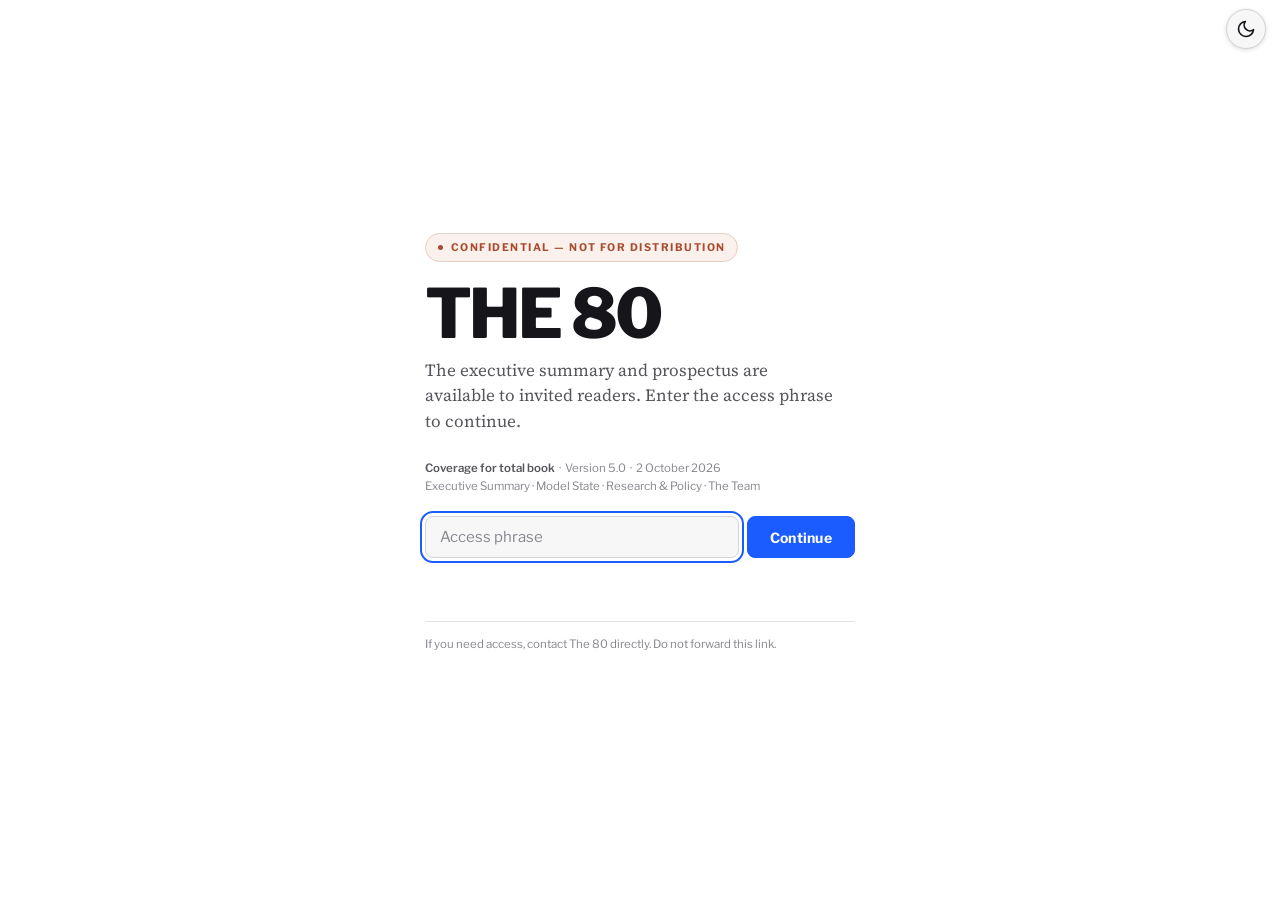
<file: index.html>
<!doctype html>
<html lang="en">
<head>
<meta charset="utf-8">
<!-- THE 80 · theme init (must sit in <head>, before any CSS, to avoid a flash) -->
<script>(function(){try{var t=localStorage.getItem('the80-theme');if(t==='dark'||t==='light'){document.documentElement.setAttribute('data-theme',t);}}catch(e){}})();</script>
<meta name="viewport" content="width=device-width,initial-scale=1,viewport-fit=cover">
<meta name="robots" content="noindex,nofollow">
<meta name="description" content="The 80 — Executive Summary. The front matter of the prospectus: the case, two proof points, the operating model, and the ask.">
<meta property="og:title" content="The 80 — Executive Summary">
<meta property="og:description" content="Building the machine Democrats never built. A 501(c)(4) investment vehicle for permanent, multi-state political infrastructure.">
<meta property="og:type" content="article">
<title>The 80 Prospectus — Short</title>
<style>
:root{color-scheme:light dark;padding-top:env(safe-area-inset-top,0px);padding-bottom:env(safe-area-inset-bottom,0px)}
html{scroll-behavior:smooth;scroll-padding-top:118px}
@media (prefers-reduced-motion:reduce){html{scroll-behavior:auto}}
</style>
<link rel="preconnect" href="https://fonts.googleapis.com">
<link rel="preconnect" href="https://fonts.gstatic.com" crossorigin>
<link rel="stylesheet" href="https://fonts.googleapis.com/css2?family=Libre+Franklin:ital,wght@0,400;0,500;0,600;0,700;0,800;1,400&family=Source+Serif+4:ital,opsz,wght@0,8..60,400;0,8..60,600;1,8..60,400&display=swap">

<style>
/* ============ TOKENS ============ */
:root{
  --ground:#ffffff;
  --surface:#f7f7f8;
  --surface-2:#f0f0f2;
  --border:#e3e3e6;
  --border-2:#d3d3d8;
  --ink:#16161a;
  --ink-2:#55555c;
  --ink-3:#86868e;
  --accent:#1a5cff;
  --dem:#1a5cff;
  --gop:#c0392b;
  --accent-soft:#eef3ff;
  --accent-line:#cfddff;
  --terra:#a84b2f;
  --terra-soft:#faf0ec;
  --terra-line:#e8cdc2;
  --good:#0e7a3d;
  --good-soft:#ecf7f0;
  --warn:#8a5a00;
  --warn-soft:#fdf4e3;
  /* validated chart series — light */
  --s1:#1a5cff;
  --s2:#a84b2f;
  --seq-1:#1a5cff;
  --seq-2:#5c8eff;
  --seq-3:#a8c2ff;
  --grid:#e6e6ea;
  --bar-n:#9a9aa4;
  --r:10px;
  --maxw:1180px;
  --prose:66ch;
}
@media (prefers-color-scheme:dark){
  :root:not([data-theme="light"]){
    --ground:#141416; --surface:#1c1c1f; --surface-2:#232327;
    --border:#2e2e33; --border-2:#3b3b42;
    --ink:#f2f2f3; --ink-2:#a9a9b1; --ink-3:#7a7a83;
    --accent:#6f9bff; --dem:#6f9bff; --gop:#e8705f; --accent-soft:#16233f; --accent-line:#2c4478;
    --terra:#d9805c; --terra-soft:#2c1c16; --terra-line:#5a3325;
    --good:#4cbc7b; --good-soft:#12261a; --warn:#d9a441; --warn-soft:#2a2113;
    --s1:#4f86fa; --s2:#c9633c;
    --seq-1:#4f86fa; --seq-2:#3a63b8; --seq-3:#2a4278;
    --grid:#2b2b31;
  --bar-n:#7f7f8a;
    --bar-n:#7f7f8a;
  }
}
:root[data-theme="dark"]{
  --ground:#141416; --surface:#1c1c1f; --surface-2:#232327;
  --border:#2e2e33; --border-2:#3b3b42;
  --ink:#f2f2f3; --ink-2:#a9a9b1; --ink-3:#7a7a83;
  --accent:#6f9bff; --dem:#6f9bff; --gop:#e8705f; --accent-soft:#16233f; --accent-line:#2c4478;
  --terra:#d9805c; --terra-soft:#2c1c16; --terra-line:#5a3325;
  --good:#4cbc7b; --good-soft:#12261a; --warn:#d9a441; --warn-soft:#2a2113;
  --s1:#4f86fa; --s2:#c9633c;
  --seq-1:#4f86fa; --seq-2:#3a63b8; --seq-3:#2a4278;
  --grid:#2b2b31;
}

*{box-sizing:border-box;margin:0;padding:0}
body{
  background:var(--ground);
  color:var(--ink);
  font-family:"Source Serif 4","Iowan Old Style",Georgia,serif;
  font-size:17px;
  line-height:1.62;
  -webkit-font-smoothing:antialiased;
}
.ui,h1,h2,h3,h4,nav,th,.label,.folio,.stat,.chap,.tag,figcaption,table,.meta{
  font-family:"Libre Franklin",-apple-system,BlinkMacSystemFont,"Segoe UI",Helvetica,Arial,sans-serif;
}
a{color:var(--accent)}
img,svg{max-width:100%}
:focus-visible{outline:2px solid var(--accent);outline-offset:3px;border-radius:3px}
@media (prefers-reduced-motion:reduce){*{animation:none!important;transition:none!important}}

/* ============ CHROME ============ */
.topbar{
  position:sticky;top:env(safe-area-inset-top,0px);z-index:60;
  background:color-mix(in srgb,var(--ground) 92%,transparent);
  backdrop-filter:saturate(1.6) blur(10px);
  border-bottom:1px solid var(--border);
}
.topbar .inner{
  max-width:var(--maxw);margin:0 auto;padding:9px 24px;
  display:flex;align-items:center;gap:18px;flex-wrap:wrap;
}
.wordmark{font-family:"Libre Franklin",sans-serif;font-weight:800;font-size:13px;letter-spacing:.14em;text-transform:uppercase;white-space:nowrap}
.wordmark span{color:var(--ink-3);font-weight:600}
.pager{display:flex;gap:2px;flex-wrap:wrap;margin-left:auto}
.pager a{
  font-size:11.5px;font-weight:600;letter-spacing:.03em;color:var(--ink-3);
  text-decoration:none;padding:4px 9px;border-radius:6px;white-space:nowrap;
}
.pager a:hover{color:var(--accent);background:var(--accent-soft)}
.pager a.on{color:var(--ink);background:var(--surface-2)}
.progress{height:2px;background:var(--accent);width:0;transition:width .12s linear}

/* ---- group tabs (row 1 of the top bar) ---- */
.groups{display:flex;gap:4px;flex-wrap:wrap;align-items:center}
.groups a{
  font-family:"Libre Franklin",sans-serif;font-size:12.5px;font-weight:700;letter-spacing:.02em;
  color:var(--ink-2);text-decoration:none;padding:5px 11px;border-radius:7px;white-space:nowrap;
  border:1px solid transparent;
}
.groups a:hover{color:var(--accent);background:var(--accent-soft)}
.groups a.on{background:var(--ink);color:var(--ground);border-color:var(--ink)}
.barrow{display:flex;align-items:center;gap:16px;flex-wrap:wrap}
.barrow+.barrow{margin-top:7px;padding-top:7px;border-top:1px solid var(--border)}

/* ---- left rail ---- */
.rail{
  position:fixed;left:18px;top:calc(env(safe-area-inset-top,0px) + 132px);width:186px;z-index:45;
  display:none;max-height:calc(100vh - 190px);overflow-y:auto;padding-right:6px;
}
/* Never show three navigations at once.
   >=1280px : side rail + the section pager (the duplicated group tabs are hidden)
   <1280px  : stripped-down top bar (group tabs + pager), no rail */
@media (min-width:1280px){
  .rail{display:block}
  main{padding-left:228px}
  .topbar .barrow:first-child .groups{display:none}
  .topbar .barrow+.barrow{margin-top:0;padding-top:0;border-top:none}
  .topbar .inner{padding:7px 24px}
}
.rail.hide{display:none}
.rail .rg{margin-bottom:15px}
.rail .rgh:empty{display:none}
.rgh{
  font-family:"Libre Franklin",sans-serif;font-size:9.5px;font-weight:800;letter-spacing:.14em;
  text-transform:uppercase;color:var(--ink-3);margin-bottom:6px;padding-left:9px;
}
.rail a{
  display:block;font-family:"Libre Franklin",sans-serif;font-size:12px;font-weight:600;
  color:var(--ink-3);text-decoration:none;padding:4px 9px;border-left:2px solid var(--border);
  line-height:1.35;
}
.rail a:hover{color:var(--accent);border-left-color:var(--accent-line)}
.rail a.on{color:var(--ink);border-left-color:var(--accent);background:var(--surface)}
.rail .rtop{
  margin-top:6px;font-family:"Libre Franklin",sans-serif;font-size:11px;font-weight:700;
  letter-spacing:.06em;text-transform:uppercase;color:var(--ink-3);border:1px solid var(--border);
  background:var(--ground);border-radius:7px;padding:6px 10px;cursor:pointer;width:100%;text-align:left;
}
.rail .rtop:hover{border-color:var(--accent);color:var(--accent)}

/* ---- floating return-home (narrow screens) ---- */
.totop{
  position:fixed;right:18px;bottom:calc(env(safe-area-inset-bottom,0px) + 18px);z-index:55;
  font-family:"Libre Franklin",sans-serif;font-size:12px;font-weight:700;letter-spacing:.04em;
  background:var(--ink);color:var(--ground);border:none;border-radius:999px;padding:9px 15px;
  cursor:pointer;box-shadow:0 2px 10px rgba(0,0,0,.18);opacity:0;pointer-events:none;transition:opacity .18s;
}
.totop.show{opacity:1;pointer-events:auto}
@media (min-width:1280px){.totop{display:none}}


/* ---- focus: state rows ---- */
.srow{display:grid;grid-template-columns:270px 1fr 300px;gap:22px;align-items:stretch;margin:18px 0}
@media (max-width:1000px){.srow{grid-template-columns:1fr}}
.stile{
  position:relative;border-radius:var(--r);padding:18px 20px;display:flex;align-items:center;gap:8px;
  min-height:180px;color:#2a2a2e;
}
.smap{position:relative;flex:0 0 118px;height:132px;display:flex;align-items:center;justify-content:center}
.smap svg{width:118px;height:132px;overflow:visible}
.svoters{
  position:absolute;left:50%;top:50%;transform:translate(-50%,-50%);
  font-family:"Libre Franklin",sans-serif;font-size:19px;font-weight:800;color:#5e5b55;
  font-variant-numeric:tabular-nums;white-space:nowrap;
}
.sname{font-family:"Libre Franklin",sans-serif;font-size:21px;font-weight:800;letter-spacing:-.02em;line-height:1.1;color:#22222a}
.sreg{position:absolute;left:20px;bottom:14px;font-family:"Libre Franklin",sans-serif;font-size:10.5px;font-weight:600;color:#7a756c}
.swhy{padding-top:2px}
.swhy p{font-size:15.5px;margin-bottom:0;max-width:none}
.sdata{border:1px solid var(--border);border-radius:var(--r);padding:15px 17px;background:var(--surface)}
.sdata p{font-size:13.5px;margin:0 0 11px;max-width:none;font-family:"Libre Franklin",sans-serif;font-variant-numeric:tabular-nums}
.sdata p:last-of-type{margin-bottom:4px}
.slab{
  display:block;font-family:"Libre Franklin",sans-serif;font-size:10px;font-weight:800;
  letter-spacing:.11em;text-transform:uppercase;color:var(--ink-3);margin-bottom:4px;
}
.swhy .slab{color:var(--terra);margin-bottom:7px}
.ssrc{display:block;font-family:"Libre Franklin",sans-serif;font-size:10px;color:var(--ink-3);line-height:1.4}
h2 u{text-decoration-thickness:2px;text-underline-offset:4px}


/* ---- research: deck columns + stat cards ---- */
.rcols{display:grid;grid-template-columns:repeat(3,1fr);gap:0;margin:22px 0 26px}
.rcols>div{padding:0 26px;border-left:1px solid var(--border)}
.rcols>div:first-child{padding-left:0;border-left:none}
.rcols p{font-size:14.5px;margin-bottom:0;max-width:none}
.rcols b{color:var(--accent);font-weight:600}
@media (max-width:900px){.rcols{grid-template-columns:1fr;gap:18px}.rcols>div{padding:0 0 0 14px;border-left:2px solid var(--border)}.rcols>div:first-child{padding-left:14px;border-left:2px solid var(--border)}}
.rstat{
  display:flex;align-items:flex-start;gap:18px;border:1px solid var(--border);
  border-radius:var(--r);padding:18px 20px;background:var(--ground);
}
.rstat.hi{border-color:var(--terra-line);background:var(--terra-soft)}
.rstat .rsv{
  font-family:"Libre Franklin",sans-serif;font-size:31px;font-weight:800;color:var(--accent);
  letter-spacing:-.03em;line-height:1;white-space:nowrap;flex-shrink:0;font-variant-numeric:tabular-nums;
}
.rstat p{font-size:14px;margin:0 0 5px;max-width:none}
.rstat .rss{font-family:"Libre Franklin",sans-serif;font-size:10px;font-weight:700;letter-spacing:.08em;text-transform:uppercase;color:var(--ink-3)}
.rstrip{display:grid;grid-template-columns:repeat(5,1fr);gap:14px;margin:16px 0 8px}
@media (max-width:1050px){.rstrip{grid-template-columns:repeat(2,1fr)}}
@media (max-width:560px){.rstrip{grid-template-columns:1fr}}
.rstat.sm{flex-direction:column;gap:8px;padding:16px 17px}
.rstat.sm .rsv{font-size:27px}


/* ---- next button ---- */
.nextbar{
  display:flex;flex-direction:column;align-items:center;gap:14px;
  margin:56px 0 0;padding-top:34px;border-top:2px solid var(--ink);
}
.nextbar .endmark{
  font-family:"Libre Franklin",sans-serif;font-size:10px;font-weight:800;
  letter-spacing:.18em;text-transform:uppercase;color:var(--ink-3);
}
/* the stop: enough empty run-out that the next section is below the fold */
section.page{padding-bottom:0}
.pagebreak{height:clamp(220px,38vh,460px);pointer-events:none}
@media (max-width:700px){.pagebreak{height:clamp(140px,26vh,260px)}}
@media print{.pagebreak{height:0;page-break-after:always}.nextbar{display:none}}
@media (max-width:420px){
  .nextbar{flex-direction:column!important;align-items:center!important;gap:10px!important}
  .nextbtn{font-size:11px;letter-spacing:.1em;text-align:center}
}

.nextbtn{
  display:inline-flex;align-items:center;gap:10px;font-family:"Libre Franklin",sans-serif;
  font-size:12px;font-weight:800;letter-spacing:.14em;text-transform:uppercase;color:var(--ink-2);
  background:none;border:none;cursor:pointer;padding:8px 6px;
}
.nextbtn:hover{color:var(--accent)}
.nextbtn .arw{display:inline-block;width:34px;height:1.5px;background:currentColor;position:relative}
.nextbtn .arw::after{content:"";position:absolute;right:0;top:-3px;width:7px;height:7px;border-top:1.5px solid currentColor;border-right:1.5px solid currentColor;transform:rotate(45deg)}
.nextbtn .nlabel{color:var(--ink-3);font-weight:600;letter-spacing:.02em;text-transform:none;font-size:12.5px}

/* ---- gated (second code) blocks ---- */
.locked{border:1px solid var(--border-2);border-radius:var(--r);background:var(--surface);padding:22px 24px;margin:24px 0}
.locked .lk{font-family:"Libre Franklin",sans-serif;font-size:10.5px;font-weight:800;letter-spacing:.13em;text-transform:uppercase;color:var(--warn);margin-bottom:8px}
.locked h4{margin-bottom:6px;color:var(--ink);font-size:14px;letter-spacing:0;text-transform:none;font-weight:700}
.locked p{font-size:15px;margin-bottom:14px}
.locked form{display:flex;gap:8px;flex-wrap:wrap;max-width:420px}
.locked input{flex:1 1 190px;min-width:0;font-family:"Libre Franklin",sans-serif;font-size:14px;padding:9px 12px;border:1px solid var(--border-2);border-radius:8px;background:var(--ground);color:var(--ink)}
.locked button{font-family:"Libre Franklin",sans-serif;font-size:13px;font-weight:700;padding:9px 18px;border:1px solid var(--accent);border-radius:8px;background:var(--accent);color:#fff;cursor:pointer}
.locked .lerr{font-family:"Libre Franklin",sans-serif;font-size:12.5px;font-weight:600;color:var(--terra);margin-top:10px;min-height:18px}

/* ---- model-state calculator ---- */
.calc{border:1px solid var(--border);border-radius:var(--r);background:var(--surface);padding:22px 24px;margin:22px 0}
.calc .ch{display:flex;justify-content:space-between;align-items:baseline;gap:12px;margin-bottom:16px}
.calc .ck{font-family:"Libre Franklin",sans-serif;font-size:11px;font-weight:800;letter-spacing:.14em;text-transform:uppercase;color:var(--ink-3)}
.calc .clive{font-family:"Libre Franklin",sans-serif;font-size:11.5px;font-weight:600;color:var(--accent)}
.crow+.crow{margin-top:16px;padding-top:16px;border-top:1px solid var(--border)}
.crow label{display:flex;justify-content:space-between;align-items:baseline;gap:12px;font-family:"Libre Franklin",sans-serif;font-size:15px;font-weight:600;color:var(--ink);margin-bottom:6px}
.crow .cv{font-family:"Libre Franklin",sans-serif;font-size:19px;font-weight:800;color:var(--accent);font-variant-numeric:tabular-nums}
.crow input[type=range]{width:100%;accent-color:var(--accent);margin:2px 0}
.crow .chint{font-family:"Libre Franklin",sans-serif;font-size:11.5px;color:var(--ink-3);line-height:1.5;margin-top:3px}
.ctot{display:flex;justify-content:space-between;align-items:center;gap:14px;margin-top:18px;padding:16px 20px;border-radius:9px;border:1px solid var(--accent-line);background:var(--accent-soft)}
.ctot .ctl{font-family:"Libre Franklin",sans-serif;font-size:11.5px;font-weight:800;letter-spacing:.13em;text-transform:uppercase;color:var(--accent)}
.ctot .ctv{font-family:"Libre Franklin",sans-serif;font-size:36px;font-weight:800;line-height:1;color:var(--accent);font-variant-numeric:tabular-nums;letter-spacing:-.02em}
@media (max-width:480px){.ctot .ctv{font-size:27px}}
@media (max-width:720px){.pager{display:none}}

/* ============ PAGE SHELL ============ */
.wrap{max-width:var(--maxw);margin:0 auto;padding-inline:24px}
.page{padding-block:60px 12px}
.page:last-of-type{padding-bottom:70px}
.folio{
  display:flex;align-items:baseline;gap:14px;
  border-top:2px solid var(--ink);padding-top:9px;margin-bottom:34px;
}
.folio .no{
  font-size:11px;font-weight:800;letter-spacing:.18em;color:var(--ink);
  font-variant-numeric:tabular-nums;
}
.folio .nm{font-size:11px;font-weight:600;letter-spacing:.18em;text-transform:uppercase;color:var(--ink-3)}
.folio .of{margin-left:auto;font-size:11px;font-weight:500;color:var(--ink-3);font-variant-numeric:tabular-nums}

h1{font-size:clamp(30px,4.4vw,46px);line-height:1.08;font-weight:800;letter-spacing:-.022em;text-wrap:balance;margin-bottom:18px}
h2{font-size:clamp(23px,3vw,31px);line-height:1.16;font-weight:700;letter-spacing:-.016em;text-wrap:balance;margin-bottom:16px}
h3{font-size:17px;font-weight:700;letter-spacing:-.005em;margin:30px 0 8px}
h4{font-size:12px;font-weight:700;letter-spacing:.1em;text-transform:uppercase;color:var(--ink-3);margin-bottom:10px}
p{margin-bottom:15px;max-width:var(--prose)}
p.lead{font-size:20px;line-height:1.5;color:var(--ink-2);margin-bottom:22px}
.prose{max-width:var(--prose)}
.dek{font-size:12px;font-weight:700;letter-spacing:.14em;text-transform:uppercase;color:var(--terra);margin-bottom:12px}
strong{font-weight:600;color:var(--ink)}
em{font-style:italic}
hr{border:none;border-top:1px solid var(--border);margin:34px 0}

/* ============ COVER ============ */
.cover{padding-block:clamp(32px,6vw,74px) 10px}
.stamp{
  display:inline-flex;align-items:center;gap:8px;
  border:1px solid var(--terra-line);background:var(--terra-soft);color:var(--terra);
  font-family:"Libre Franklin",sans-serif;font-size:10.5px;font-weight:700;letter-spacing:.14em;
  text-transform:uppercase;padding:5px 12px;border-radius:999px;margin-bottom:26px;
}
.stamp .dot{width:5px;height:5px;border-radius:999px;background:var(--terra)}
.cover-title{
  font-family:"Libre Franklin",sans-serif;font-weight:800;
  font-size:clamp(52px,12vw,124px);line-height:.86;letter-spacing:-.045em;margin-bottom:22px;
}
.cover-title .sub{display:block;font-size:clamp(20px,3.4vw,38px);line-height:1.08;letter-spacing:-.025em;margin-top:16px;max-width:17ch}
.cover-title .sub b{color:var(--accent);font-weight:800}
.cover-meta{
  display:flex;flex-wrap:wrap;gap:8px 20px;align-items:baseline;
  font-family:"Libre Franklin",sans-serif;font-size:12px;font-weight:600;
  letter-spacing:.07em;text-transform:uppercase;color:var(--ink-3);
  border-top:1px solid var(--border);padding-top:14px;margin-top:30px;
}
.cover-grid{display:grid;grid-template-columns:1.35fr 1fr;gap:44px;align-items:start;margin-top:36px}
@media (max-width:900px){.cover-grid{grid-template-columns:1fr;gap:30px}}

/* ============ STATS ============ */
.stats{display:grid;grid-template-columns:repeat(3,1fr);gap:0;border:1px solid var(--border);border-radius:var(--r);overflow:hidden;margin:28px 0}
.stats>div{padding:17px 18px;border-right:1px solid var(--border);background:var(--surface)}
.stats>div:last-child{border-right:none}
@media (max-width:820px){
  .stats{grid-template-columns:1fr}
  .stats>div{border-right:none;border-bottom:1px solid var(--border)}
  .stats>div:last-child{border-bottom:none}
}
@media (max-width:420px){
  .stats{grid-template-columns:1fr}
  .stats>div{border-right:none;border-bottom:1px solid var(--border)}
  .stats>div:last-child{border-bottom:none}
}
.stat .v{font-size:31px;font-weight:800;letter-spacing:-.03em;line-height:1;font-variant-numeric:tabular-nums;display:block}
.stat .v.a{color:var(--accent)}
.stat .l{font-size:11.5px;font-weight:600;color:var(--ink-3);margin-top:7px;line-height:1.35;display:block}

/* ============ CALLOUTS ============ */
.callout{
  border:1px solid var(--border);border-left:3px solid var(--ink-3);
  background:var(--surface);border-radius:0 var(--r) var(--r) 0;
  padding:16px 20px;margin:26px 0;max-width:calc(var(--prose) + 6ch);
}
.callout .ct{
  font-family:"Libre Franklin",sans-serif;font-size:11px;font-weight:700;
  letter-spacing:.1em;text-transform:uppercase;margin-bottom:6px;color:var(--ink-3);
}
.callout p{margin-bottom:0;max-width:none;font-size:16px}
.callout p+p{margin-top:10px}
.callout.a{border-left-color:var(--accent);background:var(--accent-soft);border-color:var(--accent-line)}
.callout.a .ct{color:var(--accent)}
.callout.t{border-left-color:var(--terra);background:var(--terra-soft);border-color:var(--terra-line)}
.callout.t .ct{color:var(--terra)}
.callout.g{border-left-color:var(--good);background:var(--good-soft);border-color:color-mix(in srgb,var(--good) 30%,transparent)}
.callout.g .ct{color:var(--good)}
.callout.w{border-left-color:var(--warn);background:var(--warn-soft);border-color:color-mix(in srgb,var(--warn) 30%,transparent)}
.callout.w .ct{color:var(--warn)}

.pull{
  border-top:2px solid var(--ink);border-bottom:1px solid var(--border);
  padding:20px 0;margin:34px 0;max-width:612px;
}
.pull q{quotes:none;font-size:clamp(19px,2vw,23px);line-height:1.3;font-weight:600;letter-spacing:-.015em;display:block;font-family:"Libre Franklin",sans-serif}
.pull .src{font-family:"Libre Franklin",sans-serif;font-size:11px;font-weight:600;letter-spacing:.1em;text-transform:uppercase;color:var(--ink-3);margin-top:12px;display:block}
.pull.right{float:right;margin:8px 0 24px 40px}
@media (max-width:860px){.pull.right{float:none;margin:34px 0;max-width:none}}

/* ============ CARDS / GRIDS ============ */
.grid{display:grid;gap:16px;margin:22px 0}
.grid>*{min-width:0}
.srow>*{min-width:0}
td.dem,th.dem{color:var(--dem)!important}
td.gop,th.gop{color:var(--gop)!important}
.g2{grid-template-columns:1fr 1fr}
.g3{grid-template-columns:repeat(3,1fr)}
.g4{grid-template-columns:repeat(4,1fr)}
@media (max-width:900px){.g3,.g4{grid-template-columns:1fr 1fr}}
@media (max-width:640px){.g2,.g3,.g4{grid-template-columns:1fr}}
@media (max-width:1100px){.g2-tables{grid-template-columns:1fr}}
.card{border:1px solid var(--border);border-radius:var(--r);padding:18px 20px;background:var(--ground)}
.card.fill{background:var(--surface)}
.card h4{margin-bottom:8px}
.card p{font-size:15.5px;margin-bottom:0;max-width:none}
.card p+p{margin-top:9px}
.card .idx{
  font-family:"Libre Franklin",sans-serif;font-size:11px;font-weight:800;
  letter-spacing:.1em;color:var(--accent);font-variant-numeric:tabular-nums;display:block;margin-bottom:7px;
}
.card .hd{font-family:"Libre Franklin",sans-serif;font-weight:700;font-size:15.5px;letter-spacing:-.008em;margin-bottom:6px;display:block}

ul,ol{margin:0 0 15px 0;max-width:var(--prose)}
ul.tick{list-style:none}
ul.tick li{position:relative;padding-left:24px;margin-bottom:9px}
ul.tick li::before{content:"";position:absolute;left:2px;top:.62em;width:9px;height:9px;border:1.5px solid var(--accent);border-radius:2px}
ul.bare{list-style:none}
ul.bare li{position:relative;padding-left:20px;margin-bottom:8px}
ul.bare li::before{content:"";position:absolute;left:0;top:.72em;width:7px;height:1.5px;background:var(--ink-3)}
.roster li{margin-bottom:9px}
.roster a{color:var(--ink);text-decoration:none;border-bottom:1px solid var(--border-2);transition:color .15s,border-color .15s}
.roster a:hover{color:var(--accent);border-bottom-color:var(--accent)}
ol.num{list-style:none;counter-reset:n}
ol.num li{position:relative;padding-left:34px;margin-bottom:13px;counter-increment:n}
ol.num li::before{
  content:counter(n,decimal-leading-zero);position:absolute;left:0;top:.15em;
  font-family:"Libre Franklin",sans-serif;font-size:11px;font-weight:800;color:var(--accent);
  letter-spacing:.06em;font-variant-numeric:tabular-nums;
}

/* ============ TABLES ============ */
.tw{overflow-x:auto;border:1px solid var(--border);border-radius:var(--r);margin:22px 0}
table{width:100%;border-collapse:collapse;font-size:14.5px;min-width:500px}
th{
  text-align:left;font-size:10.5px;font-weight:700;letter-spacing:.1em;text-transform:uppercase;
  color:var(--ink-3);padding:11px 16px;background:var(--surface);border-bottom:1px solid var(--border);
  vertical-align:bottom;
}
td{padding:13px 16px;border-bottom:1px solid var(--border);vertical-align:top;color:var(--ink-2)}
tr:last-child td{border-bottom:none}
td strong{color:var(--ink)}
tr.tone-success td{background:var(--good-soft)}
tr.tone-warning td{background:var(--warn-soft)}
tr.tone-info td{background:var(--accent-soft)}
tr.tone-success td:first-child{box-shadow:inset 3px 0 0 var(--good)}
tr.tone-warning td:first-child{box-shadow:inset 3px 0 0 var(--warn)}
tr.tone-info td:first-child{box-shadow:inset 3px 0 0 var(--accent)}
td.n,th.n{text-align:right;font-variant-numeric:tabular-nums}

/* ============ FIGURES ============ */
figure{margin:30px 0;border:1px solid var(--border);border-radius:var(--r);overflow:hidden;background:var(--ground)}
figure .fh{padding:16px 20px 12px;border-bottom:1px solid var(--border);background:var(--surface)}
figure .fn{font-family:"Libre Franklin",sans-serif;font-size:10.5px;font-weight:800;letter-spacing:.14em;text-transform:uppercase;color:var(--accent);display:block;margin-bottom:5px}
figure .ft{font-family:"Libre Franklin",sans-serif;font-size:16.5px;font-weight:700;letter-spacing:-.012em;line-height:1.25;display:block;color:var(--ink)}
figure .fs{font-size:14px;color:var(--ink-2);margin-top:6px;display:block;max-width:74ch;line-height:1.5}
figure .fb{padding:22px 20px}
figure .fb img{display:block;width:100%;height:auto;border-radius:7px;border:1px solid var(--border)}
figure .fb img.small{max-width:480px;margin-inline:auto}
figcaption{padding:11px 20px 14px;border-top:1px solid var(--border);font-size:11.5px;color:var(--ink-3);line-height:1.5;background:var(--surface)}
figcaption b{color:var(--ink-2);font-weight:600}
.tiny{font-size:11.5px;line-height:1.5;color:var(--ink-3)}
p.tiny{margin-top:10px;max-width:612px}
span.tiny{display:block;margin-top:5px}
.tiny b,.tiny strong{color:var(--ink-2);font-weight:600}
/* deck-style proof panels: large image block beside the argument */
.proofrow{display:grid;grid-template-columns:1fr minmax(320px,420px);gap:38px;align-items:start;margin-top:46px}
.proofrow>div>h3{margin-top:0!important}
.pmark{margin:0;border:1px solid var(--border);border-radius:var(--r);overflow:hidden;background:var(--surface);
  box-shadow:0 1px 2px rgba(0,0,0,.04),0 8px 24px -12px rgba(0,0,0,.18)}
.pmark .pmb{display:flex;align-items:center;justify-content:center;padding:28px;
  background:linear-gradient(160deg,var(--surface-2),var(--surface))}
.pmark .pmb img{max-width:100%;max-height:400px;width:auto;height:auto;display:block;border-radius:3px;
  filter:drop-shadow(0 2px 6px rgba(0,0,0,.12)) drop-shadow(0 16px 32px rgba(0,0,0,.24))}
.pmark figcaption{padding:13px 16px 15px;font-size:11.5px;line-height:1.5;color:var(--ink-3);
  border-top:1px solid var(--border);background:var(--surface)}
@media (max-width:980px){.proofrow{grid-template-columns:1fr;gap:22px}.pmark{max-width:420px}}

/* ============ PAGED MODE — one section at a time ============ */
body.paged main > section.wrap{display:none}
body.paged main > section.wrap.onpage{display:block}
body.paged .pagebreak{display:none}
body.paged .nextbar{margin-bottom:0;padding-bottom:6px}
body.paged .endmark{color:var(--ink-3)}
.pgnav{
  display:flex;align-items:center;justify-content:space-between;gap:16px;
  margin-top:56px;padding-top:30px;border-top:2px solid var(--ink);
}
.pgnav .pgleft{min-width:0}
.pgbtn{
  display:inline-flex;align-items:center;gap:10px;font-family:"Libre Franklin",sans-serif;
  font-size:12px;font-weight:800;letter-spacing:.14em;text-transform:uppercase;color:var(--ink-2);
  background:none;border:none;cursor:pointer;padding:8px 6px;
}
.pgbtn:hover{color:var(--accent)}
.pgbtn[disabled]{opacity:.32;cursor:default}
.pgbtn .nlabel{color:var(--ink-3);font-weight:600;letter-spacing:.02em;text-transform:none;font-size:12.5px}
.sticks{position:relative;height:15px;margin-top:7px;
  font-family:"Libre Franklin",sans-serif;font-size:11px;font-weight:700;color:var(--ink-3);
  font-variant-numeric:tabular-nums}
.sticks span{position:absolute;top:0;transform:translateX(-50%);line-height:1}
.sticks span:nth-child(1){left:9px}
.sticks span:nth-child(2){left:calc(9px + (100% - 18px) * .2)}
.sticks span:nth-child(3){left:calc(9px + (100% - 18px) * .4)}
.sticks span:nth-child(4){left:calc(9px + (100% - 18px) * .6)}
.sticks span:nth-child(5){left:calc(9px + (100% - 18px) * .8)}
.sticks span:nth-child(6){left:calc(100% - 9px)}

/* ---- typographic wrapping: no single-word last lines ---- */
h1,h2,h3,h4,.ft,.ct,.hd,.tt,.dek,.seplabel,.endmark,.lk{text-wrap:balance}
p,li,figcaption,.td,.fs,.l,.tiny,.lead,.prose p,.card p,.callout p,blockquote,q{text-wrap:pretty}
.nb{white-space:nowrap}
.chart{width:100%;height:auto;display:block;overflow:visible}
.chart text{font-family:"Libre Franklin",sans-serif}
.legend{display:flex;flex-wrap:wrap;gap:6px 20px;margin-bottom:16px;font-family:"Libre Franklin",sans-serif;font-size:12.5px;font-weight:600;color:var(--ink-2)}
.legend span{display:inline-flex;align-items:center;gap:7px}
.legend i{width:13px;height:3px;border-radius:2px;display:inline-block;flex-shrink:0}
.schematic{
  display:inline-block;font-family:"Libre Franklin",sans-serif;font-size:10px;font-weight:700;
  letter-spacing:.1em;text-transform:uppercase;color:var(--warn);
  background:var(--warn-soft);border:1px solid color-mix(in srgb,var(--warn) 30%,transparent);
  padding:3px 9px;border-radius:999px;margin-top:8px;
}

/* ============ TIMELINE ============ */
.tl{list-style:none;margin:22px auto;max-width:860px;position:relative;padding-left:0}
.tl li{display:grid;grid-template-columns:78px 1fr;gap:18px;padding-bottom:20px;position:relative}
.tl li::before{content:"";position:absolute;left:87px;top:12px;bottom:-8px;width:1.5px;background:var(--border-2)}
.tl li:last-child::before{display:none}
.tl .yr{
  font-family:"Libre Franklin",sans-serif;font-size:14px;font-weight:800;letter-spacing:-.01em;
  font-variant-numeric:tabular-nums;text-align:right;padding-top:1px;color:var(--ink);
}
.tl .bd{position:relative;padding-left:20px}
.tl .bd::before{content:"";position:absolute;left:-9.5px;top:8px;width:11px;height:11px;border-radius:999px;background:var(--accent);border:2.5px solid var(--ground)}
.tl li.miss .bd::before{background:var(--terra)}
.tl li.miss .yr{color:var(--terra)}
.tl .hd{font-family:"Libre Franklin",sans-serif;font-weight:700;font-size:15.5px;display:block;margin-bottom:3px}
.tl p{font-size:15.5px;margin-bottom:0;max-width:62ch}
@media (max-width:560px){
  .tl li{grid-template-columns:56px 1fr;gap:12px}
  .tl li::before{left:62px}
}

/* ============ CHAPTER LINKS ============ */
.chapbar{
  display:flex;align-items:center;gap:12px;flex-wrap:wrap;
  border:1px dashed var(--border-2);border-radius:var(--r);
  padding:13px 17px;margin:26px 0;background:var(--surface);
  font-family:"Libre Franklin",sans-serif;
}
.chapbar .ck{font-size:10.5px;font-weight:700;letter-spacing:.12em;text-transform:uppercase;color:var(--ink-3)}
.chaplist{display:flex;flex-wrap:wrap;gap:8px}
.chap{
  display:inline-flex;align-items:center;gap:9px;text-decoration:none;
  border:1px solid var(--border);border-radius:999px;padding:5px 13px 5px 11px;
  background:var(--ground);font-size:13px;font-weight:600;color:var(--ink);
}
.chap .cn{font-size:10.5px;font-weight:800;letter-spacing:.08em;color:var(--ink-3);font-variant-numeric:tabular-nums}
a.chap:hover{border-color:var(--accent);color:var(--accent)}
a.chap:hover .cn{color:var(--accent)}
.chap .cs{
  font-size:9.5px;font-weight:800;letter-spacing:.09em;text-transform:uppercase;
  padding:2px 7px;border-radius:999px;background:var(--surface-2);color:var(--ink-3);
}
.chap.live .cs{background:var(--good-soft);color:var(--good)}
.chap.here .cs{background:var(--accent-soft);color:var(--accent)}
.chap.todo{border-style:dashed;color:var(--ink-3);cursor:default}
.chap.todo .cs{background:var(--warn-soft);color:var(--warn)}
a.chap{text-decoration:none}
a.chap .arwx{margin-left:1px;color:var(--ink-3);font-size:11px}
a.chap:hover .arwx{color:var(--accent)}

/* contents table on last page */
.toc{list-style:none;margin:24px 0;max-width:none;border-top:1px solid var(--border)}
.toc li{border-bottom:1px solid var(--border)}
.toc a,.toc .row{
  display:grid;grid-template-columns:62px 1fr auto;gap:18px;align-items:baseline;
  padding:15px 4px;text-decoration:none;color:inherit;font-family:"Libre Franklin",sans-serif;
}
.toc a:hover{background:var(--accent-soft)}
.toc .cn{font-size:11.5px;font-weight:800;letter-spacing:.09em;color:var(--ink-3);font-variant-numeric:tabular-nums}
.toc a:hover .cn{color:var(--accent)}
.toc .tt{font-size:16px;font-weight:700;letter-spacing:-.01em}
.toc .td{display:block;font-family:"Source Serif 4",Georgia,serif;font-weight:400;font-size:14.5px;color:var(--ink-2);margin-top:3px;letter-spacing:0;max-width:62ch}
.toc .cs{font-size:9.5px;font-weight:800;letter-spacing:.09em;text-transform:uppercase;padding:3px 9px;border-radius:999px;background:var(--surface-2);color:var(--ink-3);white-space:nowrap}
.toc li.live .cs{background:var(--good-soft);color:var(--good)}
.toc li.prod .cs{background:var(--warn-soft);color:var(--warn)}
.toc li.this .cs{background:var(--accent-soft);color:var(--accent)}
.toc li.sep{background:var(--surface)}
.toc li.sep .row{grid-template-columns:1fr;padding:12px 4px}
.toc .seplabel{font-size:11px;font-weight:800;letter-spacing:.16em;text-transform:uppercase;color:var(--ink-3)}
.toc .seplabel span{font-family:"Source Serif 4",Georgia,serif;font-weight:400;letter-spacing:0;text-transform:none;color:var(--ink-3);font-size:14px}
@media (max-width:620px){
  .toc a,.toc .row{grid-template-columns:48px 1fr;gap:12px}
  .toc .cs{grid-column:2;justify-self:start;margin-top:8px}
}

/* ============ FOOTER ============ */
.disclosure{
  border-top:2px solid var(--ink);margin-top:52px;padding-top:20px;
  font-size:13px;line-height:1.6;color:var(--ink-3);
}
.disclosure p{max-width:88ch;margin-bottom:10px;font-size:13px}
.disclosure strong{color:var(--ink-2)}

/* ============ PRINT ============ */
@media print{
  .topbar,.chapbar{display:none}
  body{font-size:11pt;background:#fff;color:#000}
  .page{page-break-before:always;padding-block:0 0}
  .cover{page-break-before:avoid}
  figure,.callout,.pull,.card,.tl li{page-break-inside:avoid}
  a{color:#000;text-decoration:none}
}
</style>

<style>
/* ===== access gate (this hosted copy only) ===== */
/* the hidden attribute must beat every rule below, including #id selectors */
[hidden]{display:none!important}
#gate{
  position:fixed;inset:0;z-index:999;background:var(--ground);
  display:flex;align-items:center;justify-content:center;padding:24px;
}
#gate .box{width:100%;max-width:430px}
#gate .stamp{margin-bottom:22px}
#gate h1{
  font-family:"Libre Franklin",sans-serif;font-weight:800;
  font-size:clamp(40px,11vw,68px);line-height:.88;letter-spacing:-.04em;margin-bottom:14px;
}
#gate .sub{
  font-family:"Source Serif 4",Georgia,serif;font-size:17px;line-height:1.5;
  color:var(--ink-2);margin-bottom:26px;
}
#gate form{display:flex;gap:8px;flex-wrap:wrap}
#gate input{
  flex:1 1 200px;min-width:0;font-family:"Libre Franklin",sans-serif;font-size:15px;
  padding:11px 14px;border:1px solid var(--border-2);border-radius:8px;
  background:var(--surface);color:var(--ink);
}
#gate input::placeholder{color:var(--ink-3)}
#gate button{
  font-family:"Libre Franklin",sans-serif;font-size:14px;font-weight:700;letter-spacing:.02em;
  padding:11px 22px;border:1px solid var(--accent);border-radius:8px;
  background:var(--accent);color:#fff;cursor:pointer;
}
#gate button:hover{filter:brightness(1.08)}
#gate .err{
  font-family:"Libre Franklin",sans-serif;font-size:13px;font-weight:600;color:var(--terra);
  margin-top:14px;min-height:19px;
}
#gate .foot{
  font-family:"Libre Franklin",sans-serif;font-size:11.5px;line-height:1.55;color:var(--ink-3);
  border-top:1px solid var(--border);margin-top:30px;padding-top:14px;
}

/* ===== added: shared toggle, on-accent, dark-mode fixes, Go Deeper ===== */
:root{--on-accent:#ffffff;--toggle-gutter:64px}
:root[data-theme="dark"]{--on-accent:#0b0b0d}
@media (prefers-color-scheme:dark){:root:not([data-theme="light"]){--on-accent:#0b0b0d}}
.topbar .inner{padding-right:var(--toggle-gutter)}
.locked button,#gate button{color:var(--on-accent)!important}
.totop{color:var(--ground)}
@media (prefers-color-scheme:dark){
  :root:not([data-theme="light"]) .stile{background:var(--surface-2)!important;color:var(--ink)}
  :root:not([data-theme="light"]) .sname{color:var(--ink)}
  :root:not([data-theme="light"]) .svoters{color:var(--ink-2)}
  :root:not([data-theme="light"]) .sreg{color:var(--ink-3)}
  :root:not([data-theme="light"]) .smap path{stroke:var(--ink-3)}
}
:root[data-theme="dark"] .stile{background:var(--surface-2)!important;color:var(--ink)}
:root[data-theme="dark"] .sname{color:var(--ink)}
:root[data-theme="dark"] .svoters{color:var(--ink-2)}
:root[data-theme="dark"] .sreg{color:var(--ink-3)}
:root[data-theme="dark"] .smap path{stroke:var(--ink-3)}
/* Go Deeper */
.dgrid{display:grid;grid-template-columns:repeat(auto-fit,minmax(240px,1fr));gap:14px;margin:22px 0}
.dcard{display:flex;flex-direction:column;gap:6px;padding:18px 20px;border:1px solid var(--border);border-radius:var(--r);background:var(--surface);text-decoration:none;color:var(--ink)}
.dcard:hover{border-color:var(--accent);background:var(--accent-soft)}
.dcard .dk{font-family:"Libre Franklin",sans-serif;font-size:10.5px;font-weight:800;letter-spacing:.13em;text-transform:uppercase;color:var(--ink-3)}
.dcard .dt{font-family:"Libre Franklin",sans-serif;font-size:17px;font-weight:800;letter-spacing:-.01em}
.dcard .dd{font-size:15px;color:var(--ink-2);line-height:1.5}
.dcard .go{margin-top:auto;padding-top:8px;font-family:"Libre Franklin",sans-serif;font-size:12.5px;font-weight:700;color:var(--accent)}
/* ===== THE 80 · theme toggle (top right, fixed) ===== */
.theme-toggle{
  position:fixed;top:calc(env(safe-area-inset-top,0px) + 9px);right:14px;z-index:1000;
  width:40px;height:40px;padding:0;border-radius:999px;
  border:1px solid var(--border-2);background:var(--surface);color:var(--ink);
  display:inline-flex;align-items:center;justify-content:center;cursor:pointer;
  box-shadow:0 1px 4px rgba(0,0,0,.14);
}
.theme-toggle:hover{border-color:var(--accent);color:var(--accent)}
.theme-toggle:focus-visible{outline:2px solid var(--accent);outline-offset:3px}
.theme-toggle svg{width:20px;height:20px;display:block}
.theme-toggle .i-sun{display:none}
.theme-toggle[data-mode="dark"] .i-sun{display:block}
.theme-toggle[data-mode="dark"] .i-moon{display:none}
@media print{.theme-toggle{display:none}}

</style>
</head>
<body>
<!-- THE 80 · theme toggle: place immediately after <body> -->
<button type="button" class="theme-toggle" id="theme-toggle" data-mode="light" aria-label="Switch to dark mode" title="Switch to dark mode">
  <svg class="i-moon" viewBox="0 0 24 24" fill="none" stroke="currentColor" stroke-width="2" stroke-linecap="round" stroke-linejoin="round" aria-hidden="true"><path d="M21 12.8A9 9 0 1 1 11.2 3a7 7 0 0 0 9.8 9.8z"/></svg>
  <svg class="i-sun" viewBox="0 0 24 24" fill="none" stroke="currentColor" stroke-width="2" stroke-linecap="round" stroke-linejoin="round" aria-hidden="true"><circle cx="12" cy="12" r="4"/><path d="M12 2v2M12 20v2M4.9 4.9l1.4 1.4M17.7 17.7l1.4 1.4M2 12h2M20 12h2M4.9 19.1l1.4-1.4M17.7 6.3l1.4-1.4"/></svg>
</button>

<div id="gate">
  <div class="box">
    <div class="stamp"><span class="dot"></span>Confidential — not for distribution</div>
    <h1>THE&nbsp;80</h1>
    <p class="sub">The executive summary and prospectus are available to invited readers. Enter the access phrase to continue.</p>
    <p class="foot" style="border:none;margin:0 0 20px;padding:0;font-size:11.5px">
      <strong style="color:var(--ink-2)">Coverage for total book</strong> &nbsp;·&nbsp; Version 5.0 &nbsp;·&nbsp; 2 October 2026<br>
      Executive Summary · Model State · Research &amp; Policy · The Team
    </p>
    <form id="gate-form" autocomplete="off">
      <input id="gate-input" type="password" placeholder="Access phrase" aria-label="Access phrase" autocomplete="current-password">
      <button type="submit">Continue</button>
    </form>
    <div class="err" id="gate-err" role="status" aria-live="polite"></div>
    <p class="foot">If you need access, contact The 80 directly. Do not forward this link.</p>
  </div>
</div>

<div id="doc" hidden>
<div class="topbar">
  <div class="inner">
    <div class="barrow" style="width:100%">
      <div class="wordmark">The 80 <span>/ Prospectus</span></div>
      <nav class="groups" id="groups">
          <a href="#cover" data-g="front">Cover</a>
          <a href="#stakes" data-g="exec">Executive Summary</a>
          <a href="#modelstate" data-g="model">A Model State</a>
          <a href="#focus" data-g="research">Research &amp; Policy</a>
          <a href="#godeeper" data-g="deeper">Go Deeper</a>
        </nav>
    </div>
    <div class="barrow" style="width:100%">
      <nav class="pager" id="pager"></nav>
    </div>
  </div>
  <div class="progress" id="prog"></div>
</div>

<aside class="rail" id="rail" aria-label="Section navigation"></aside>
<button class="totop" id="totop" type="button">&uarr; Contents</button>

<main>

<!-- ══════════════════════ COVER ══════════════════════ -->
<section class="wrap cover" id="cover">
  <div class="stamp"><span class="dot"></span>Confidential prospectus framework — not for distribution</div>

  <div class="cover-grid">
    <div>
      <h1 class="cover-title">THE&nbsp;80
        <span class="sub">Building the machine <b>Democrats never built.</b></span>
      </h1>
      <p class="lead" style="max-width:52ch">A 501(c)(4) investment vehicle for permanent, multi-state political infrastructure — capital that behaves like an investor, not a donor.</p>
      <div class="cover-meta">
        <span>Executive Summary</span>
        <span>Version 5.0 · 2 October 2026</span>
        <span>REAL Action for America</span>
      </div>
    </div>

    <div class="card fill">
      <h4>The thesis in one paragraph</h4>
      <p style="font-size:16.5px;font-family:'Source Serif 4',Georgia,serif;line-height:1.55">The American right did not out-organize the center-left in a single election cycle. It built institutions across six decades that outlasted every candidate and every loss. The center-left has never built the equivalent. <strong>This is not a messaging problem. It is an infrastructure&nbsp;gap.</strong> The 80 exists to close it, state by state, on a multi-cycle horizon.</p>
    </div>
  </div>

  <div class="stats">
    <div class="stat"><span class="v">$1.5M</span><span class="l">Committed to date</span></div>
    <div class="stat"><span class="v">$10.18M</span><span class="l">National team and one model state</span></div>
    <div class="stat"><span class="v a">$29.9M</span><span class="l">Raise now underway for six states</span></div>
  </div>

  <h4 style="margin-top:30px">What your money buys</h4>
  <p class="prose" style="max-width:74ch">The 80 invests along <strong>three directions at once</strong> — and then repeats that combination state by state. A donor is not funding one program; they are funding the combination, in a specific place, for multiple cycles.</p>

  <div class="grid g3">
    <div class="card"><span class="idx">DIRECTION 01</span><span class="hd">Civic &amp; Political</span><p>Long-horizon, state-by-state political organizing powered by seasoned, regionally rooted, multi-cycle campaign leaders who are committed, self-sufficient, and proven winners.</p></div>
    <div class="card"><span class="idx">DIRECTION 02</span><span class="hd">The 80 Engine: Media, Research, Technology</span><p>Permanent HQ team driving strategy and tactics for each state. Shared research, message testing, and creative capacity so every state build carries one brand, real-time data, and amplification.</p></div>
    <div class="card"><span class="idx">DIRECTION 03</span><span class="hd">Investment Strategy</span><p>Funds and stands up the organizer and regional-lead field structure. Partners with or invests in existing state infrastructure rather than duplicating it.</p></div>
  </div>

  <div class="callout a">
    <div class="ct">How to read this document</div>
    <p>This is the executive summary of The 80 Prospectus. The chapters below contain research, legal architecture, capital strategy, hiring schedule, and state-by-state budgets. Each section links to the corresponding chapters.</p>
  </div>

  <div class="pull" style="max-width:52ch;margin:34px 0 26px">
    <q>The majority already exists. It needs a platform. We hope you will help us build it.</q>
    <span class="src">The 80</span>
  </div>

  <div class="prose">
    <h3>What the name means</h3>
    <p>Our name claims the <strong>eighty percent of Americans who agree on the majority of policy</strong> and want the same handful of things. That common ground runs through most of the Democratic Party. It lives in the center-left, and it includes independents, moderates, and a great many people who tuned out because nothing on offer sounded like them.</p>
  </div>

  <div class="grid g4">
    <div class="card"><span class="idx">01</span><span class="hd">Affordability</span><p>An affordable path to live their lives.</p></div>
    <div class="card"><span class="idx">02</span><span class="hd">Safety</span><p>Safety from threats at home and abroad.</p></div>
    <div class="card"><span class="idx">03</span><span class="hd">Competent government</span><p>Trust that government works and is not for sale.</p></div>
    <div class="card"><span class="idx">04</span><span class="hd">A real shot</span><p>Confidence that their children have one.</p></div>
  </div>

  <div class="nextbar"><span class="endmark">End of section</span><button class="nextbtn" type="button" data-next="book"><span class="nlabel">Next</span> Contents <span class="arw"></span></button></div>
  <div class="pagebreak" aria-hidden="true"></div></section>

<!-- ══════════════════════ CONTENTS (front matter) ══════════════════════ -->
<section class="wrap page" id="book">
  <div class="folio"><span class="nm">Contents</span><span class="of">The Prospectus</span></div>

  <div class="dek">Contents</div>
  <h2>What follows is not a pitch in prose. It is the plan itself.</h2>

  <ul class="toc">
    <li class="this">
      <div class="row">
        <span class="cn">01</span>
        <span><span class="tt">Executive Summary</span><span class="td">The case, the two proof points, the opposition, the operating model, and the&nbsp;ask.</span></span>
        <span class="cs">You are here</span>
      </div>
    </li>
    <li class="live">
      <a href="#modelstate">
        <span class="cn">02</span>
        <span><span class="tt">Model State</span><span class="td">The state template: what one state costs, built from the bottom up, and how we scale across the&nbsp;country.</span></span>
        <span class="cs">In this book</span>
      </a>
    </li>
    <li class="live">
      <a href="#focus">
        <span class="cn">03</span>
        <span><span class="tt">Research &amp; Policy</span><span class="td">The six focus states, the 80% Agenda, and the Democratic Brand Tracker baseline.</span></span>
        <span class="cs">In this book</span>
      </a>
    </li>
    <li class="live">
      <a href="#team">
        <span class="cn">04</span>
        <span><span class="tt">The Team</span><span class="td">The senior team, the operators, and the advisers accountable for the build.</span></span>
        <span class="cs">In this book</span>
      </a>
    </li>
    <li class="live">
      <a href="#godeeper">
        <span class="cn">05</span>
        <span><span class="tt">Go Deeper</span><span class="td">The full working sites behind this book: Civic &amp; Political, the 80 Engine, and the Influencer Network.</span></span>
        <span class="cs">In this book</span>
      </a>
    </li>
  </ul>

  <p class="lead prose" style="margin-top:6px">The pages ahead make the case. This summary sets the stage.</p>

  <div class="disclosure">
    <p><strong>Disclosure.</strong> This document is for internal and donor-facing informational purposes. Contributions to The 80 Action for America Inc support activities that further educational and social welfare purposes but may be used to support partisan political activities. <strong>Contributions to 501(c)(4) organizations are not deductible for federal income tax purposes as charitable contributions.</strong></p>
    <p>Confidential donor framework — not for distribution. Figures describing The 80's capital position, team, and field activity are as reported by the organization. Historical claims regarding Michigan and Colorado are drawn from The 80 / C4 Framework V2 and, for Colorado, from <i>The Blueprint: How the Democrats Won Colorado</i> (2010). Figure 6 is a schematic illustration of the phased model described in the text and does not plot measured data.</p>
  </div>

  <div class="nextbar"><span class="endmark">End of section</span><button class="nextbtn" type="button" data-next="stakes"><span class="nlabel">Next</span> 01 Stakes <span class="arw"></span></button></div>
  <div class="pagebreak" aria-hidden="true"></div></section>

<!-- ══════════════════════ 01 · THE STAKES ══════════════════════ -->
<section class="wrap page" id="stakes">
  <div class="folio"><span class="no">01</span><span class="nm">The Stakes</span><span class="of">Executive Summary · 1 of 7</span></div>

  <div class="dek">The 2026 false flag</div>
  <h2>Democrats are set up for wins in the mid-terms. Without permanent infrastructure, those gains can be completely reversed.</h2>

  <div class="prose">
    <p class="lead">Every two years, Democratic operatives build campaigns for candidates and then take them apart. Staff moves on. Data goes stale. Relationships are built, then gone before the next campaign starts.</p>
    <p>The other side spent fifty years building institutions that were never meant to come down. You can see the results in the courts, in school boards, and in state houses. Eight organizations — founded across six decades, every one still operating — form a compounding machine. No single donation built it. No single election broke it.</p>
  </div>

  <figure>
    <div class="fh">
      <span class="fn">Figure 1</span>
      <span class="ft">Six decades of institutions that were never disbanded</span>
      <span class="fs">Founding years of eight enduring conservative institutions, plus the single largest political advocacy gift in U.S. history. Every institution shown is still operating today — the earliest for sixty-two years.</span>
    </div>
    <div class="fb">
      <svg class="chart" viewBox="0 0 980 462" role="img" aria-label="Timeline from 1960 to 2030 showing eight conservative institutions founded between 1964 and 2019, each still operating: American Conservative Union 1964, Heritage Foundation 1973, CPAC 1974, Federalist Society 1982, Fox News 1996, Americans for Prosperity 2004, Turning Point USA 2012, Rockbridge 2019. A ninth marker shows the 1.6 billion dollar Marble Freedom Trust gift in 2020. A lower band shows the center-left pattern of cycle-by-cycle rebuilds.">
        <line x1="890" y1="34" x2="890" y2="336" stroke="var(--ink-3)" stroke-width="1" stroke-dasharray="4 4"/>
        <text x="890" y="26" font-size="10" font-weight="800" fill="var(--ink-3)" text-anchor="middle" letter-spacing="1.2">TODAY</text>

        <g fill="var(--s2)" opacity=".2">
          <rect x="110" y="46" width="780" height="7" rx="3.5"/>
          <rect x="223" y="78" width="667" height="7" rx="3.5"/>
          <rect x="236" y="110" width="654" height="7" rx="3.5"/>
          <rect x="337" y="142" width="553" height="7" rx="3.5"/>
          <rect x="513" y="174" width="377" height="7" rx="3.5"/>
          <rect x="613" y="206" width="277" height="7" rx="3.5"/>
          <rect x="714" y="238" width="176" height="7" rx="3.5"/>
          <rect x="802" y="270" width="88" height="7" rx="3.5"/>
        </g>
        <g fill="var(--s2)">
          <circle cx="110" cy="49.5" r="5"/><circle cx="223" cy="81.5" r="5"/>
          <circle cx="236" cy="113.5" r="5"/><circle cx="337" cy="145.5" r="5"/>
          <circle cx="513" cy="177.5" r="5"/><circle cx="613" cy="209.5" r="5"/>
          <circle cx="714" cy="241.5" r="5"/><circle cx="802" cy="273.5" r="5"/>
        </g>
        <g font-size="12.5" font-weight="700" fill="var(--ink)">
          <text x="110" y="38"><tspan fill="var(--s2)">1964</tspan>  ·  American Conservative Union</text>
          <text x="223" y="70"><tspan fill="var(--s2)">1973</tspan>  ·  Heritage Foundation</text>
          <text x="236" y="102"><tspan fill="var(--s2)">1974</tspan>  ·  CPAC</text>
          <text x="337" y="134"><tspan fill="var(--s2)">1982</tspan>  ·  Federalist Society</text>
          <text x="513" y="166"><tspan fill="var(--s2)">1996</tspan>  ·  Fox News</text>
          <text x="613" y="198"><tspan fill="var(--s2)">2004</tspan>  ·  Americans for Prosperity</text>
          <text x="714" y="230"><tspan fill="var(--s2)">2012</tspan>  ·  Turning Point USA</text>
          <text x="802" y="262"><tspan fill="var(--s2)">2019</tspan>  ·  Rockbridge</text>
        </g>

        <circle cx="814" cy="302" r="7" fill="var(--s2)"/>
        <line x1="814" y1="309" x2="814" y2="334" stroke="var(--s2)" stroke-width="1.5" stroke-dasharray="3 3"/>
        <text x="800" y="298" font-size="13" font-weight="700" fill="var(--ink)" text-anchor="end">Marble Freedom Trust — <tspan fill="var(--s2)" font-size="17" font-weight="800">$1.6B</tspan></text>
        <text x="800" y="315" font-size="11" font-weight="600" fill="var(--ink-3)" text-anchor="end">2020 · largest political advocacy gift in U.S. history</text>

        <line x1="60" y1="336" x2="940" y2="336" stroke="var(--ink-3)" stroke-width="1.5"/>
        <g stroke="var(--grid)" stroke-width="1">
          <line x1="186" y1="332" x2="186" y2="340"/><line x1="311" y1="332" x2="311" y2="340"/>
          <line x1="437" y1="332" x2="437" y2="340"/><line x1="563" y1="332" x2="563" y2="340"/>
          <line x1="689" y1="332" x2="689" y2="340"/><line x1="814" y1="332" x2="814" y2="340"/>
        </g>
        <g font-size="11" font-weight="600" fill="var(--ink-3)" text-anchor="middle">
          <text x="60" y="358">1960</text><text x="186" y="358">1970</text><text x="311" y="358">1980</text>
          <text x="437" y="358">1990</text><text x="563" y="358">2000</text><text x="689" y="358">2010</text>
          <text x="814" y="358">2020</text><text x="940" y="358">2030</text>
        </g>

        <text x="60" y="380" font-size="11" font-weight="800" fill="var(--ink-3)" letter-spacing="1.4">CENTER-LEFT EQUIVALENT</text>

        <!-- The one real attempt: the Democratic Leadership Council, 1985-2011 -->
        <line x1="374" y1="399" x2="701" y2="399" stroke="var(--s1)" stroke-width="9" stroke-linecap="round" opacity=".95"/>
        <circle cx="374" cy="399" r="5.5" fill="var(--s1)"/>
        <g stroke="var(--terra)" stroke-width="2.4" stroke-linecap="round">
          <line x1="696" y1="393" x2="708" y2="405"/><line x1="708" y1="393" x2="696" y2="405"/>
        </g>
        <text x="374" y="391" font-size="12" font-weight="700" fill="var(--ink)">1985 · Democratic Leadership Council</text>
        <text x="716" y="403" font-size="11.5" font-weight="700" fill="var(--terra)">dissolved 2011</text>

        <g stroke="var(--s1)" stroke-width="3" stroke-linecap="round" opacity=".45">
          <line x1="60" y1="424" x2="105" y2="424"/><line x1="123" y1="424" x2="168" y2="424"/>
          <line x1="186" y1="424" x2="231" y2="424"/><line x1="249" y1="424" x2="294" y2="424"/>
          <line x1="311" y1="424" x2="356" y2="424"/><line x1="374" y1="424" x2="419" y2="424"/>
          <line x1="437" y1="424" x2="482" y2="424"/><line x1="500" y1="424" x2="545" y2="424"/>
          <line x1="563" y1="424" x2="608" y2="424"/><line x1="626" y1="424" x2="671" y2="424"/>
          <line x1="689" y1="424" x2="734" y2="424"/><line x1="752" y1="424" x2="797" y2="424"/>
          <line x1="814" y1="424" x2="859" y2="424"/><line x1="877" y1="424" x2="922" y2="424"/>
        </g>
        <text x="60" y="450" font-size="12.5" font-weight="600" fill="var(--ink-2)">Built for a cycle, defunded after a loss, rebuilt from scratch — cycle after cycle.</text>
      </svg>
    </div>
    <figcaption><b>Source:</b> The 80 / C4 Framework V2, §1 (The Thesis), and the conservative infrastructure timeline in The 80 capital allocation memo. Duration bars run from each founding year to the present; all eight organizations remain active. The center-left band is a schematic of the cycle-to-cycle funding pattern, not a count of specific organizations.</figcaption>
  </figure>

  <div class="chapbar">
    <span class="ck">More on this in</span>
    <div class="chaplist">
      <a class="chap here" href="#focus" data-chapter="03"><span class="cn">03</span>Research &amp; Policy<span class="cs">In this book</span></a>
      
    </div>
  </div>

  <div class="nextbar"><span class="endmark">End of section</span><button class="nextbtn" type="button" data-next="gap"><span class="nlabel">Next</span> 02 The Gap <span class="arw"></span></button></div>
  <div class="pagebreak" aria-hidden="true"></div></section>

<!-- ══════════════════════ 02 · THE GAP ══════════════════════ -->
<section class="wrap page" id="gap">
  <div class="folio"><span class="no">02</span><span class="nm">The Gap</span><span class="of">Executive Summary · 2 of 7</span></div>

  <h3>Machines built over decades. No center-left answer.</h3>
  <p class="prose">Three forces oppose each other — while reinforcing each other's hold on the political system. None of them has a counterpart on the&nbsp;center-left.</p>

  <div class="grid g3">
    <div class="card fill">
      <span class="idx">FORCE 01</span>
      <span class="hd">Conservative dark money movement</span>
      <p class="tiny" style="font-family:'Libre Franklin',sans-serif;font-size:11px;font-weight:700;letter-spacing:.1em;text-transform:uppercase;color:var(--ink-3);margin-bottom:4px">Focus</p>
      <p>"Crushing liberal dominance" across institutions.</p>
    </div>
    <div class="card fill">
      <span class="idx">FORCE 02</span>
      <span class="hd">Far right &amp; left extremism</span>
      <p class="tiny" style="font-family:'Libre Franklin',sans-serif;font-size:11px;font-weight:700;letter-spacing:.1em;text-transform:uppercase;color:var(--ink-3);margin-bottom:4px">Goal</p>
      <p>Destroying all institutions built by "the elites" and creating their new "pure" vision of society.</p>
    </div>
    <div class="card fill">
      <span class="idx">FORCE 03</span>
      <span class="hd">Democratic consultant industrial complex</span>
      <p class="tiny" style="font-family:'Libre Franklin',sans-serif;font-size:11px;font-weight:700;letter-spacing:.1em;text-transform:uppercase;color:var(--ink-3);margin-bottom:4px">Behavior</p>
      <p>Protect the status quo and profit enormously cycle after cycle.</p>
    </div>
  </div>

  <h4 style="margin-top:32px">What these machines run on</h4>
  <div class="grid g4">
    <div class="card"><span class="idx">HERITAGE FOUNDATION</span><span class="hd">$200M+</span><p>Annual spend. Architect of Project 2025.</p></div>
    <div class="card"><span class="idx">TURNING POINT USA</span><span class="hd">$85M</span><p>2024 revenue, 500,000 donors, 3,500+ campus chapters.</p></div>
    <div class="card"><span class="idx">ROCKBRIDGE</span><span class="hd">$75M</span><p>2024 budget. Each member pledges $100K a year.</p></div>
    <div class="card"><span class="idx">FOX NEWS</span><span class="hd">60–65%</span><p>Share of all cable news viewers, dominant for 24 years.</p></div>
  </div>
  <p class="tiny">Americans for Prosperity is one of fifteen member groups producing roughly 75% of post-<em>Citizens United</em> dark money. Source: conservative infrastructure timeline, The 80 capital allocation memo.</p>

  <div class="callout t">
    <div class="ct">And the next layer is already being built</div>
    <p>The machine is not finished. Republicans are going all-in on AI for the 2026 mid-terms: <strong>64% of GOP consultants use it daily</strong>, and <strong>more than $100 million</strong> in AI-industry money is backing Republican campaigns. The DNC has banned ChatGPT and Claude for staff and asked campaigns to avoid AI-generated content entirely.</p>
  </div>

  <figure>
    <div class="fh">
      <span class="fn">Figure 2</span>
      <span class="ft">Extremism at both ends</span>
      <span class="fs">Two movements that oppose each other and agree on one thing: the institutions built by "the elites" should not survive.</span>
    </div>
    <div class="fb">
      <img src="[data-uri]" alt="The MAGA logo and the Democratic Socialists of America seal side by side on a dark ground." class="small" loading="lazy">
    </div>
    <figcaption><b>Source:</b> The 80 capital allocation memo, opposition analysis.</figcaption>
  </figure>

  <h4 style="margin-top:32px">Follow the money</h4>
  <div class="stats">
    <div class="stat"><span class="v">$15.9B</span><span class="l">Total 2024 federal election cycle spend</span></div>
    <div class="stat"><span class="v a">+85%</span><span class="l">Increase in cycle spending since 2016</span></div>
    <div class="stat"><span class="v">$1.6B</span><span class="l">Single largest political advocacy gift in U.S. history</span></div>
  </div>

  <figure>
    <div class="fh">
      <span class="fn">Figure 3</span>
      <span class="ft">Where $15.9 billion went, and what one gift is worth against it</span>
      <span class="fs">Total federal election-cycle spending has nearly doubled since 2016. The machines described above are the structures built to receive that money. A single 2020 gift to one of them is larger than most organizations will raise in a decade.</span>
    </div>
    <div class="fb">
      <svg class="chart" viewBox="0 0 980 332" role="img" aria-label="Federal election cycle spending rising from 8.6 billion dollars in 2016 to 15.9 billion in 2024, with the 1.6 billion Marble Freedom Trust gift shown to scale beside it.">
        <g font-family="Libre Franklin, sans-serif">
          <text x="0" y="16" font-size="11" font-weight="800" fill="var(--ink-3)" letter-spacing="1.4">TOTAL FEDERAL ELECTION-CYCLE SPEND</text>

          <!-- 2016: 8.6B -->
          <rect x="0" y="40" width="352" height="46" rx="5" fill="var(--s2)" opacity=".55"/>
          <text x="14" y="69" font-size="19" font-weight="800" fill="var(--ink)">$8.6B</text>
          <text x="366" y="68" font-size="12.5" font-weight="700" fill="var(--ink-3)">2016</text>

          <!-- 2020: 14.4B -->
          <rect x="0" y="100" width="590" height="46" rx="5" fill="var(--s2)" opacity=".78"/>
          <text x="14" y="129" font-size="19" font-weight="800" fill="var(--ink)">$14.4B</text>
          <text x="604" y="128" font-size="12.5" font-weight="700" fill="var(--ink-3)">2020</text>

          <!-- 2024: 15.9B -->
          <rect x="0" y="160" width="651" height="46" rx="5" fill="var(--s1)"/>
          <text x="14" y="189" font-size="19" font-weight="800" fill="#fff">$15.9B</text>
          <text x="665" y="188" font-size="12.5" font-weight="800" fill="var(--ink)">2024</text>
          <text x="723" y="188" font-size="12" font-weight="700" fill="var(--accent)">+85% since 2016</text>

          <line x1="0" y1="232" x2="980" y2="232" stroke="var(--border)" stroke-width="1"/>

          <text x="0" y="258" font-size="11" font-weight="800" fill="var(--ink-3)" letter-spacing="1.4">ONE GIFT TO ONE PART OF THAT ECOSYSTEM, DRAWN TO THE SAME SCALE</text>
          <rect x="0" y="272" width="66" height="34" rx="4" fill="var(--terra)"/>
          <text x="80" y="288" font-size="15" font-weight="800" fill="var(--ink)">$1.6B</text>
          <text x="80" y="303" font-size="12" font-weight="600" fill="var(--ink-2)">Marble Freedom Trust, 2020. The largest political advocacy donation in U.S. history.</text>
          <text x="80" y="319" font-size="12" font-weight="600" fill="var(--ink-2)">A single 2020 gift to a new Conservative organization, just one part of the MAGA ecosystem.</text>
        </g>
      </svg>
    </div>
    <figcaption><b>Source:</b> The 80 capital allocation memo, opposition analysis; OpenSecrets federal cycle totals.</figcaption>
  </figure>

  <div class="callout t">
    <div class="ct">Why this sits here</div>
    <p>The infrastructure gap is not only an absence. It is an absence <strong>against three organised, well-capitalised forces</strong> — two of them opposed to us, one of them nominally on our side and structurally uninterested in changing.</p>
    <p>Spending is rising, not falling. The machines described above are the beneficiaries of that increase; the center-left has no comparable standing structure to receive it.</p>
  </div>

  <div class="nextbar"><span class="endmark">End of section</span><button class="nextbtn" type="button" data-next="proof"><span class="nlabel">Next</span> 03 Proof <span class="arw"></span></button></div>
  <div class="pagebreak" aria-hidden="true"></div></section>

<!-- ══════════════════════ 03 · PROOF ══════════════════════ -->
<section class="wrap page" id="proof">
  <div class="folio"><span class="no">03</span><span class="nm">Proof of Concept</span><span class="of">Executive Summary · 3 of 7</span></div>

  <div class="dek">Evidence</div>
  <h2>Our model is not theoretical. It has been built successfully twice at the state level.</h2>

  <p class="lead prose">Colorado proves it at the capital-and-institution level, and has now run for more than two decades. Michigan proves it at the field-organizing&nbsp;level.</p>

  <!-- COLORADO -->
  <div class="proofrow">
    <div>
    <h3 style="margin-top:40px">Proof point one — the Colorado Blueprint</h3>
    <div class="prose">
    <p>Colorado was one of the most reliably Republican states in the country as recently as 2002. Beginning in 2004, a small group of donors — Pat Stryker, Tim Gill, Jared Polis, and Rutt Bridges, organized with the help of retired university president Albert Yates — built a coordinated funding vehicle that became the <strong>Colorado Democracy Alliance</strong>. The 2010 book <em>The Blueprint: How the Democrats Won Colorado</em>, written by a Democratic journalist and a former Republican state legislator, tells the story.</p>
  </div>
    </div>
    <figure class="pmark">
      <div class="pmb"><img src="[data-uri]" alt="Cover of The Blueprint: How the Democrats Won Colorado, by Adam Schrager and Rob Witwer." loading="lazy"></div>
      <figcaption>The account of the Colorado build — written by a Democratic journalist and a Republican legislator.</figcaption>
    </figure>
  </div>

  <figure>
    <div class="fh">
      <span class="fn">Figure 4</span>
      <span class="ft">Twenty years of durable control from a four-year build</span>
      <span class="fs">Colorado's partisan trajectory alongside the funding vehicle that produced it. The Alliance has outlasted every one of its original architects' individual campaigns.</span>
    </div>
    <div class="fb">
      <svg class="chart" viewBox="0 0 980 232" role="img" aria-label="Timeline from 2002 to 2026. Colorado is reliably Republican through 2004, the Colorado Democracy Alliance is founded in 2004, both legislative chambers flip in 2004, the governorship is added in 2006, and a Democratic trifecta has substantially held for two decades to the present.">
        <!-- axis -->
        <line x1="50" y1="186" x2="940" y2="186" stroke="var(--ink-3)" stroke-width="1.5"/>
        <g font-size="11" font-weight="600" fill="var(--ink-3)" text-anchor="middle">
          <text x="50" y="208">2002</text><text x="198" y="208">2006</text><text x="346" y="208">2010</text>
          <text x="495" y="208">2014</text><text x="643" y="208">2018</text><text x="791" y="208">2022</text>
          <text x="940" y="208">2026</text>
        </g>
        <g stroke="var(--grid)"><line x1="198" y1="182" x2="198" y2="190"/><line x1="346" y1="182" x2="346" y2="190"/><line x1="495" y1="182" x2="495" y2="190"/><line x1="643" y1="182" x2="643" y2="190"/><line x1="791" y1="182" x2="791" y2="190"/></g>

        <!-- state-of-play band -->
        <rect x="50" y="122" width="124" height="34" rx="5" fill="var(--s2)" opacity=".18"/>
        <rect x="50" y="122" width="124" height="34" rx="5" fill="none" stroke="var(--s2)" stroke-width="1.5"/>
        <text x="112" y="144" font-size="11.5" font-weight="700" fill="var(--s2)" text-anchor="middle">Reliably GOP</text>

        <rect x="180" y="122" width="760" height="34" rx="5" fill="var(--s1)" opacity=".16"/>
        <rect x="180" y="122" width="760" height="34" rx="5" fill="none" stroke="var(--s1)" stroke-width="1.5"/>
        <text x="560" y="144" font-size="12.5" font-weight="700" fill="var(--s1)" text-anchor="middle">Democratic trifecta substantially held — two decades and counting</text>

        <!-- alliance bar -->
        <rect x="124" y="166" width="816" height="7" rx="3.5" fill="var(--s1)" opacity=".35"/>
        <text x="124" y="182" font-size="10.5" font-weight="700" fill="var(--ink-3)">COLORADO DEMOCRACY ALLIANCE — FOUNDED 2004, STILL ACTIVE, THIRD PRESIDENT</text>

        <!-- milestone flags -->
        <g stroke="var(--s1)" stroke-width="1.5" stroke-dasharray="3 3">
          <line x1="124" y1="62" x2="124" y2="120"/><line x1="198" y1="80" x2="198" y2="120"/>
        </g>
        <circle cx="124" cy="60" r="6" fill="var(--s1)"/><circle cx="198" cy="78" r="6" fill="var(--s1)"/>
        <text x="138" y="50" font-size="12.5" font-weight="700" fill="var(--ink)">2004 — Both legislative chambers flip</text>
        <text x="138" y="66" font-size="11.5" font-weight="500" fill="var(--ink-2)">Pooled donor capital directed to 30+ aligned organizations</text>
        <text x="212" y="84" font-size="12.5" font-weight="700" fill="var(--ink)">2006 — Governorship added</text>

        <!-- 20 year brace -->
        <path d="M124,24 L124,16 L940,16 L940,24" fill="none" stroke="var(--ink-3)" stroke-width="1.2"/>
        <text x="532" y="11" font-size="11" font-weight="700" fill="var(--ink-3)" text-anchor="middle">22 YEARS OF COMPOUNDING</text>
      </svg>
    </div>
    <figcaption><b>Source:</b> The 80 / C4 Framework V2, §3 (A Second Proof of Concept: The Colorado Blueprint); <i>The Blueprint: How the Democrats Won Colorado</i> (2010).</figcaption>
  </figure>

  <h4 style="margin-top:28px">What Colorado Actually Built</h4>
  <div class="grid g4">
    <div class="card"><span class="hd">A funding collaborative</span><p>Members-only, directing pooled donor capital to more than 30 aligned nonprofits and independent-expenditure groups — instead of one donor writing one check to one campaign.</p></div>
    <div class="card"><span class="hd">One disciplined message</span><p>A consistent statewide message carried across every funded organization, rather than each group improvising its own.</p></div>
    <div class="card"><span class="hd">Locally-rooted candidates</span><p>Contenders with genuine ties to their communities, not outside recruits parachuted into targeted districts.</p></div>
    <div class="card"><span class="hd">Big-tent discipline</span><p>A shared willingness to set aside internal policy disagreements and unify around winning — The 80's own "Rebuild the Big Tent" principle.</p></div>
  </div>

  <div class="proofrow">
    <div>
    <h3 style="margin-top:38px">Proof point two — Project 83, Michigan</h3>
    <div class="prose">
    <p>In 2017, Michigan Democratic Party Chair Lavora Barnes (The 80 cofounder) launched <strong>Project 83</strong> — named for Michigan's 83 counties — on three tenets: refocus on local parties and local candidates, retrain local leadership and grassroots activists, rebuild the Democratic brand in communities the party had ceded. Not a cycle-specific field program: a standing network of regional Political Specialists working year-round.</p>
  </div>
    </div>
    <figure class="pmark">
      <div class="pmb"><img src="[data-uri]" alt="The Project 83 logo." loading="lazy"></div>
      <figcaption>Project 83 was built inside the Michigan Democratic Party, on an ordinary state-party budget.</figcaption>
    </figure>
  </div>

  <figure>
    <div class="fh">
      <span class="fn">Figure 5</span>
      <span class="ft">What permanent field infrastructure delivered in Michigan</span>
    </div>
    <div class="fb">
      <ul class="tl">
        <li>
          <span class="yr">2017</span>
          <div class="bd"><span class="hd">Project 83 launched</span><p>Permanent, year-round organizing infrastructure stood up inside the state party's existing budget — largely improvised.</p></div>
        </li>
        <li>
          <span class="yr">2018</span>
          <div class="bd"><span class="hd">Governorship recaptured</span><p>Held a U.S. Senate seat and gained state legislative seats, in the cycle nationally understood as a referendum on the first Trump term.</p></div>
        </li>
        <li>
          <span class="yr">2020</span>
          <div class="bd"><span class="hd">Michigan delivered for the presidential ticket</span><p>Swept statewide offices despite a pandemic that disrupted traditional field organizing.</p></div>
        </li>
        <li>
          <span class="yr">2022</span>
          <div class="bd"><span class="hd">First Democratic trifecta in 40 years</span><p>Both chambers, plus all three statewide row offices.</p></div>
        </li>
        <li class="miss">
          <span class="yr">2024</span>
          <div class="bd"><span class="hd">The trifecta broke — the state House flipped back</span><p>A genuine setback. Standing infrastructure did not guarantee a win in a hostile national&nbsp;environment.</p></div>
        </li>
        <li>
          <span class="yr">2026</span>
          <div class="bd"><span class="hd">The infrastructure survived the cycle that beat it</span><p>County party organizations, the trained volunteer base, and the candidate pipeline did not disappear with the loss. Outside investment is already returning to Michigan specifically because that underlying infrastructure is still standing.</p></div>
        </li>
      </ul>
    </div>
    <figcaption><b>Source:</b> The 80 / C4 Framework V2, §2 (The Proof of Concept: Project 83).</figcaption>
  </figure>

  <div class="callout g">
    <div class="ct">Why The 2024 Michigan Loss is Important</div>
    <p>Infrastructure that survives a bad cycle instead of evaporating with it is the entire argument for treating this as an investment rather than a campaign expense. Project 83 is proof the model works. It is also proof the model needs patient, multi-cycle capital to reach its potential — Michigan built it inside one state party's existing budget. <strong>The 80's job is to do deliberately, with dedicated capital and a national blueprint, what Michigan discovered by necessity.</strong></p>
  </div>

  <div class="callout a">
    <div class="ct">The two proofs together</div>
    <p>Project 83 shows what disciplined, permanent field infrastructure looks like inside a single state party. Colorado shows what happens when that infrastructure is capitalized deliberately, across a full ecosystem of organizations, and sustained for decades. <strong>The 80 is built to combine both: field infrastructure funded the way Colorado's donor coalition funded its own.</strong></p>
  </div>

  <!-- MICHIGAN -->

  <div class="nextbar"><span class="endmark">End of section</span><button class="nextbtn" type="button" data-next="solution"><span class="nlabel">Next</span> 04 What We Build <span class="arw"></span></button></div>
  <div class="pagebreak" aria-hidden="true"></div></section>

<!-- ══════════════════════ 04 · SOLUTION ══════════════════════ -->
<section class="wrap page" id="solution">
  <div class="folio"><span class="no">04</span><span class="nm">What We Are Building</span><span class="of">Executive Summary · 4 of 7</span></div>

  <div class="dek">The solution</div>
  <h2>One 501(c)(4) with three integrated functions</h2>

  <p class="lead prose">Permanent capacity, assembled from the contested states outward.</p>

  <div class="grid g3">
    <div class="card fill">
      <span class="idx">FUNCTION 01</span>
      <span class="hd">The 80 Action Civic &amp; Political</span>
      <p>Recruits, trains, and supports the candidates the infrastructure exists to elect. Rebuilds local parties and incubates activist networks.</p>
    </div>
    <div class="card fill">
      <span class="idx">FUNCTION 02</span>
      <span class="hd">The 80 Engine: Media, Research, Technology</span>
      <p>Shared research, message testing, and creative capacity, so every state build carries one brand and real-time data instead of reinventing a messaging shop from zero.</p>
    </div>
    <div class="card fill">
      <span class="idx">FUNCTION 03</span>
      <span class="hd">Investment Strategy</span>
      <p>Funds and stands up the organizer and regional-lead field structure. Partners with or invests in existing state infrastructure rather than duplicating it.</p>
    </div>
  </div>

  <h3 style="margin-top:38px">Why a 501(c)(4)</h3>
  <p class="prose">The entity structure follows directly from the problem being solved.</p>
  <ol class="num" style="max-width:none">
    <li><strong>Multi-year commitments.</strong> A (c)(4) can hold and deploy capital on a long-term horizon rather than being bound to election-cycle reporting and spending patterns — which is what permanent infrastructure requires and what campaign committees structurally cannot do.</li>
    <li><strong>Partisan flexibility within a social-welfare mission.</strong> A 501(c)(4) can engage in political activity as part of — not the entirety of — its social welfare mission, allowing The 80 to fund Center-Left party infrastructure, civic organizations, and issue advocacy under one roof rather than fragmenting the work across <span class="nb">single-purpose vehicles.</span></li>
    <li><strong>Donor structure suited to patient capital.</strong> Contributions are not tax-deductible as charitable gifts. That is the tradeoff for the flexibility above, and it is stated plainly in every donor conversation and in the closing disclosure of every 80 presentation.</li>
    <li><strong>A holding structure for a portfolio, not a single program.</strong> The 80 is meant to partner with, invest in, and in some cases acquire existing organizations — state parties, civic orgs, policy shops — rather than build every function from scratch. A 501(c)(4) is structured for exactly that.</li>
  </ol>

  <div class="nextbar"><span class="endmark">End of section</span><button class="nextbtn" type="button" data-next="states"><span class="nlabel">Next</span> 05 Where <span class="arw"></span></button></div>
  <div class="pagebreak" aria-hidden="true"></div></section>

<!-- ══════════════════════ 05 · WHERE ══════════════════════ -->
<section class="wrap page" id="states">
  <div class="folio"><span class="no">05</span><span class="nm">Where We Build, and In What Order</span><span class="of">Executive Summary · 5 of 7</span></div>

  <div class="dek">Selection &amp; sequencing</div>
  <h2>Not every state should be built the same way or in the same order</h2>

  <p class="lead prose">What persuades a voter in Michigan will not persuade one in Georgia. Four criteria we will use to choose how and when to invest in a state.</p>

  <div class="tw">
    <table>
      <thead><tr><th style="width:26%">Criterion</th><th>Guiding question</th></tr></thead>
      <tbody>
        <tr><td><strong>Electoral leverage</strong></td><td>Does building durable infrastructure here plausibly change control of a legislative chamber, a statewide office, or a congressional delegation within two cycles?</td></tr>
        <tr><td><strong>Existing infrastructure condition</strong></td><td>Is the state party a foundation to invest in and strengthen — a "performance turnaround," as Michigan's own party once was — or a near-total rebuild from the ground up?</td></tr>
        <tr><td><strong>Cost to stand up coverage</strong></td><td>What does a beachhead-to-full-coverage build cost, driven primarily by county count and the organizer-to-county ratio validated in Michigan?</td></tr>
        <tr><td><strong>Proof-of-concept value</strong></td><td>Will an early, visible win here make the next state easier to fund — i.e., does it demonstrate the model to future donors the way Michigan now demonstrates it to us?</td></tr>
      </tbody>
    </table>
  </div>

  <div class="nextbar"><span class="endmark">End of section</span><button class="nextbtn" type="button" data-next="build"><span class="nlabel">Next</span> 06 How <span class="arw"></span></button></div>
  <div class="pagebreak" aria-hidden="true"></div></section>

<!-- ══════════════════════ 06 · HOW ══════════════════════ -->
<section class="wrap page" id="build">
  <div class="folio"><span class="no">06</span><span class="nm">The Operating Model</span><span class="of">Executive Summary · 6 of 7</span></div>

  <div class="dek">How a state gets built</div>
  <h2>Rome Wasn't Built in a Day</h2>

  <p class="lead prose">Michigan did not staff all 83 counties on day one. Project 83 grew into full coverage over multiple cycles. The 80 replicates that discipline deliberately rather than rediscovering it under pressure.</p>

  <figure>
    <div class="fh">
      <span class="fn">Figure 6</span>
      <span class="ft">Three phases to a statewide saturation</span>
      <span class="fs">Coverage extends only as each phase demonstrates results and unlocks the next round of capital. Michigan's 83 counties are the reference end-state; each state's phase sizes are set by its own county count and competitiveness weighting.</span>
    </div>
    <div class="fb">
      <svg class="chart" viewBox="0 0 980 300" role="img" aria-label="A three-phase coverage ramp. Phase one, beachhead, places field staff in the highest-leverage counties only. Phase two, expansion, extends to secondary-priority counties. Phase three, full coverage, is a permanent statewide presence, the Project 83 end state of 83 counties in Michigan.">
        <!-- baseline -->
        <line x1="60" y1="216" x2="930" y2="216" stroke="var(--ink-3)" stroke-width="1.5"/>
        <text x="30" y="150" font-size="11" font-weight="700" fill="var(--ink-3)" text-anchor="middle" transform="rotate(-90 30 150)">COUNTY COVERAGE</text>

        <!-- phase 1 -->
        <rect x="60" y="164" width="272" height="52" rx="4" fill="var(--seq-1)"/>
        <rect x="60" y="164" width="272" height="52" rx="4" fill="none" stroke="var(--ground)" stroke-width="2"/>
        <text x="76" y="196" font-size="14" font-weight="800" fill="#fff">PHASE 1 · BEACHHEAD</text>
        <text x="60" y="240" font-size="12.5" font-weight="700" fill="var(--ink)">Highest-leverage counties only</text>
        <text x="60" y="258" font-size="12" fill="var(--ink-2)">Competitiveness-weighted, not evenly distributed.</text>
        <text x="60" y="275" font-size="12" fill="var(--ink-2)">Proves the model; generates the first visible wins.</text>

        <!-- phase 2 -->
        <rect x="336" y="116" width="272" height="100" rx="4" fill="var(--seq-2)"/>
        <rect x="336" y="116" width="272" height="100" rx="4" fill="none" stroke="var(--ground)" stroke-width="2"/>
        <text x="352" y="172" font-size="14" font-weight="800" fill="#fff">PHASE 2 · EXPANSION</text>
        <text x="336" y="240" font-size="12.5" font-weight="700" fill="var(--ink)">Secondary-priority counties</text>
        <text x="336" y="258" font-size="12" fill="var(--ink-2)">Extends as the pilot demonstrates results and</text>
        <text x="336" y="275" font-size="12" fill="var(--ink-2)">unlocks the next round of capital.</text>

        <!-- phase 3 -->
        <rect x="612" y="52" width="318" height="164" rx="4" fill="var(--seq-3)"/>
        <rect x="612" y="52" width="318" height="164" rx="4" fill="none" stroke="var(--ground)" stroke-width="2"/>
        <text x="628" y="140" font-size="14" font-weight="800" fill="var(--ink)">PHASE 3 · FULL COVERAGE</text>
        <text x="612" y="240" font-size="12.5" font-weight="700" fill="var(--ink)">Statewide, permanent presence</text>
        <text x="612" y="258" font-size="12" fill="var(--ink-2)">The Project 83 end-state — sustained by national</text>
        <text x="612" y="275" font-size="12" fill="var(--ink-2)">investment plus state-party self-sufficiency.</text>

        <!-- michigan reference -->
        <line x1="930" y1="52" x2="948" y2="52" stroke="var(--ink-3)" stroke-width="1.2"/>
        <text x="880" y="40" font-size="12.5" font-weight="800" fill="var(--ink)" text-anchor="end">83 counties in Michigan</text>
        <text x="880" y="24" font-size="11" font-weight="600" fill="var(--ink-3)" text-anchor="end">reference end-state</text>

        <!-- gate markers -->
        <g fill="var(--ink-3)">
          <text x="334" y="106" font-size="10.5" font-weight="800" text-anchor="middle" letter-spacing=".8">CAPITAL GATE</text>
          <text x="610" y="42" font-size="10.5" font-weight="800" text-anchor="middle" letter-spacing=".8">CAPITAL GATE</text>
        </g>
        <g stroke="var(--ink-3)" stroke-width="1" stroke-dasharray="3 3">
          <line x1="334" y1="112" x2="334" y2="216"/><line x1="610" y1="48" x2="610" y2="216"/>
        </g>
      </svg>
      <span class="schematic">Phase sizes illustrative — set per state by county count and competitiveness</span>
    </div>
    <figcaption><b>Source:</b> The 80 / C4 Framework V2, §8 (The Operating Model: Beachhead, Not Big Bang). The 83-county figure is Michigan's actual county count and Project 83's <span class="nb">full-coverage end-state.</span></figcaption>
  </figure>

  <div class="callout a">
    <div class="ct">What phasing does that a lump-sum build cannot</div>
    <p>It gives donors a visible, fundable proof point before committing to full-state cost — and it mirrors exactly how Michigan's own model actually developed, which is the strongest evidence available that it works.</p>
  </div>

  <h3>Foundational operating tenets — from day one, in every state</h3>
  <ul class="tick" style="max-width:none;column-count:2;column-gap:38px">
    <li>Use local talent wherever possible; create a mentor/coach role while a young organizer comes up to speed.</li>
    <li>Have every organizer become a notary.</li>
    <li>Monthly, in-person, statewide organizer meetings — moved around the state, held midweek, each including a novel skill class such as first aid or&nbsp;self-defense.</li>
    <li>A weekly call where organizers share successes and challenges and get input from the group.</li>
    <li>Encourage cooperative programming between regions.</li>
    <li>Debrief volunteers and staff from the top levels down — it makes people feel valued and drives&nbsp;participation.</li>
    <li>Humanize the organization. Our people should be the face of the&nbsp;movement.</li>
    <li>Keep diversity a top priority at every level.</li>
  </ul>

  <div class="nextbar"><span class="endmark">End of section</span><button class="nextbtn" type="button" data-next="ask"><span class="nlabel">Next</span> 07 The Ask <span class="arw"></span></button></div>
  <div class="pagebreak" aria-hidden="true"></div></section>




<!-- ══════════════════════ 07 · THE ASK ══════════════════════ -->
<section class="wrap page" id="ask">
  <div class="folio"><span class="no">07</span><span class="nm">The Ask</span><span class="of">Executive Summary · 7 of 7</span></div>

  <div class="dek">Capital position</div>
  <h2>$29.9 million to build the national team and deploy six states</h2>

  <p class="lead prose">Anyone asked to invest in infrastructure is owed a look at the infrastructure — and an understanding of the return.</p>

  <figure>
    <div class="fh">
      <span class="fn">Figure 7</span>
      <span class="ft">Where the raise stands today</span>
      <span class="fs">$1.5 million is committed against a $29.9 million target. The senior team, the operating and legal structure, and three field efforts are already in place. The $29.9M target is the staff-and-platform floor for the Model State section to be fully built in six states.</span>
    </div>
    <div class="fb">
      <svg class="chart" viewBox="0 0 980 210" role="img" aria-label="A progress bar showing 1.5 million dollars committed against a 29.9 million dollar target, which is the staff and platform floor, on an axis running to 60 million dollars.">
        <rect x="40" y="70" width="900" height="44" rx="6" fill="var(--surface-2)" stroke="var(--border)" stroke-width="1"/>
        <rect x="40" y="70" width="23" height="44" rx="6" fill="var(--s1)"/>

        <line x1="51" y1="64" x2="51" y2="42" stroke="var(--s1)" stroke-width="1.5"/>
        <text x="40" y="36" font-size="21" font-weight="800" fill="var(--s1)">$1.5M</text>
        <text x="112" y="36" font-size="12" font-weight="700" fill="var(--ink-2)">committed</text>

        <text x="496" y="36" font-size="21" font-weight="800" fill="var(--ink)">$29.9M</text>
        <text x="590" y="36" font-size="12" font-weight="700" fill="var(--ink-2)">target</text>

        <line x1="488" y1="66" x2="488" y2="118" stroke="var(--terra)" stroke-width="2" stroke-dasharray="4 3"/>
        <text x="496" y="60" font-size="12" font-weight="700" fill="var(--terra)">Staff &amp; platform floor</text>
        <text x="700" y="98" font-size="13" font-weight="700" fill="var(--ink-2)" text-anchor="middle">activations, events and media</text>

        <g font-size="10.5" font-weight="600" fill="var(--ink-3)" text-anchor="middle">
          <text x="40" y="136">$0</text><text x="190" y="136">$10M</text><text x="340" y="136">$20M</text>
          <text x="490" y="136">$30M</text><text x="640" y="136">$40M</text><text x="790" y="136">$50M</text>
          <text x="940" y="136">$60M</text>
        </g>
        <g stroke="var(--border-2)" stroke-width="1">
          <line x1="190" y1="118" x2="190" y2="124"/><line x1="340" y1="118" x2="340" y2="124"/>
          <line x1="490" y1="118" x2="490" y2="124"/><line x1="640" y1="118" x2="640" y2="124"/>
          <line x1="790" y1="118" x2="790" y2="124"/>
        </g>

        <text x="40" y="172" font-size="11" font-weight="800" fill="var(--ink-3)" letter-spacing="1.2">ALREADY STANDING, BEFORE THIS RAISE CLOSES</text>
        <text x="940" y="172" font-size="11" font-weight="800" fill="var(--ink-3)" letter-spacing="1.2" text-anchor="end">$60M</text>
        <g font-size="12.5" font-weight="600" fill="var(--ink-2)">
          <text x="40" y="194">Senior team in place  ·  Operating and legal structure stood up  ·  Three efforts live in the field</text>
        </g>
      </svg>
    </div>
    <figcaption><b>Source:</b> The 80 executive summary. Figures are as reported by The 80 and current as of this document's date.</figcaption>
  </figure>

  <div class="grid g3">
    <div class="card fill">
      <span class="idx">WHY US</span>
      <span class="hd">The model has been run twice, successfully</span>
      <p>A member of our board and team built Project 83. The Colorado Blueprint has compounded sustained success for 22 years. The 80 is the first vehicle to take the best learnings from both models and systematically execute them at once, across multiple states, driving smart local and national capital.</p>
    </div>
    <div class="card fill">
      <span class="idx">WHY NOW</span>
      <span class="hd">2028 and beyond will be decided by what gets built now</span>
      <p>The national team is hired first, then six states deploy behind it. Infrastructure built on a cycle timeline arrives too late to matter; the team has to exist before the cycle it is meant to win.</p>
    </div>
    <div class="card fill">
      <span class="idx">WHY YOU</span>
      <span class="hd">Patient capital is the one input the model cannot improvise</span>
      <p>Michigan proved the model works inside an ordinary state-party budget. It also proved the model needs multi-cycle capital to reach its potential. That is the gap a donor closes here.</p>
    </div>
  </div>

  <div class="grid g2" style="align-items:start;margin-top:26px">
    <div class="callout a" style="max-width:none;margin:0">
      <div class="ct">ROI Targets</div>
      <p>The 80 targets a return in excess of any 10× benchmark, measured against the cost of rebuilding equivalent capability from scratch each cycle. <strong>The underlying model, assumptions, and reporting cadence sit in the Operations &amp; Financing chapter</strong>.</p>
    </div>

    <div class="callout t" style="max-width:none;margin:0;grid-column:1">
      <div class="ct">What this document is, and is&nbsp;not</div>
      <p>This is not the five-year plan. It is the case for why a five-year plan, funded like an investment portfolio rather than an election-cycle expense, is the only version of this that has ever actually&nbsp;worked.</p>
    </div>

    <div style="grid-column:2;grid-row:1 / span 2">
    <h3 style="margin-top:0">What this framework unlocks next</h3>
    <p style="max-width:none">With this scaffolding in place, the next step is building individual, fully costed state models — organizer counts, regional-lead management layers, phased budgets, and timelines — for each state on the priority track, starting with the pilot. Each state model will:</p>
    <ul class="bare" style="max-width:none">
      <li>Apply the organizer-to-county ratio and phased beachhead structure defined here.</li>
      <li>Layer in state-specific adjustments — population density, competitiveness of target counties, condition of existing party infrastructure — rather than a flat <span class="nb">per-county formula.</span></li>
      <li>Report against the same three-function framework, so donors can compare state opportunities on a consistent basis.</li>
    </ul>
    </div>
  </div>

  <h3 style="margin-top:44px">How we measure success</h3>
  <p class="prose">The commitments for the first year. This is the accountability contract — the list to hold up at the twelve-month mark and ask, item by item, whether it&nbsp;happened.</p>

  <div class="grid g3">
    <div class="card fill">
      <span class="hd">Did we build it?</span>
      <ul class="tick">
        <li>National leadership and operations established</li>
        <li>Governance and decision rights approved</li>
        <li>Research, platform, and media interfaces operating</li>
        <li>National creative team in place</li>
        <li>Core workflows and templates in use</li>
        <li>Technology stack selected</li>
        <li>Measurement dashboard live</li>
      </ul>
    </div>
    <div class="card fill">
      <span class="hd">Did it work in a state?</span>
      <ul class="tick">
        <li>Target-audience reach achieved</li>
        <li>Priority states activated</li>
        <li>State research and narrative strategies completed</li>
        <li>Continuous editorial running in pilot states</li>
        <li>State partner ecosystems mapped</li>
        <li>First creator and media activations completed</li>
        <li>Brand and narrative baselines established</li>
        <li>Evidence of audience or partner response documented</li>
      </ul>
    </div>
    <div class="card fill">
      <span class="hd">Did the organization get stronger?</span>
      <ul class="tick">
        <li>The 80 can deploy an integrated team into a state</li>
        <li>Partners and candidates can get real research, messaging, and content</li>
        <li>We can respond quickly to emerging moments</li>
        <li>Learning transfers between states</li>
        <li>Funders can see how investment connects to visible activity and outcomes</li>
      </ul>
    </div>
  </div>

  <h4 style="margin-top:32px">Live community measures</h4>
  <p class="prose">If The80 Live is built into the pilot state, these are the measures that come with&nbsp;it.</p>

  <div class="grid g2">
    <div class="card fill">
      <span class="hd">Community and participation</span>
      <ul class="tick">
        <li>Number and quality of recurring local events established</li>
        <li>Repeat attendance and community growth</li>
        <li>Number and quality of local partnerships</li>
        <li>New ambassadors, creators, community leaders, and local voices surfaced</li>
      </ul>
    </div>
    <div class="card fill">
      <span class="hd">Network and narrative effect</span>
      <ul class="tick">
        <li>Creator, activist, ambassador, and trusted-voice participation</li>
        <li>Influencer-network participation and retention</li>
        <li>Content and stories generated from live experiences</li>
        <li>Post-event civic interest, referrals, and volunteer interest</li>
        <li>Trust, familiarity, perceived cultural fit, and belonging over time</li>
        <li>Evidence that live activity strengthens the local narrative environment</li>
      </ul>
    </div>
  </div>

  <div class="callout w" style="max-width:none">
    <div class="ct">Performance targets — in development</div>
    <p>The quantified KPIs that sit behind this scorecard — reach, persuasion, activation, and narrative movement targets — are being finalized and will be published&nbsp;here.</p>
  </div>

  <div class="nextbar"><span class="endmark">End of section</span><button class="nextbtn" type="button" data-next="modelstate"><span class="nlabel">Next</span> 02 Model State <span class="arw"></span></button></div>
  <div class="pagebreak" aria-hidden="true"></div></section>


<!-- ══════════════════════ 02 · MODEL STATE ══════════════════════ -->
<section class="wrap page" id="modelstate">
  <div class="folio"><span class="no">02</span><span class="nm">Model State</span><span class="of">State Template</span></div>

  <div class="dek">The state template</div>
  <h2>What the national team costs, and what one state costs on top of it</h2>

  <p class="lead prose">The national team is hired first — it exists before any state deployment and serves every state that follows. Each state is then the same template, repeated. Move both sliders to build the organization.</p>

  <div class="calc">
    <div class="ch"><span class="ck">Inputs</span><span class="clive">Live model</span></div>

    <div class="crow">
      <label for="m-nat"><span>National team</span><span class="cv" id="m-nat-v">Hired</span></label>
      <input type="range" id="m-nat" min="0" max="1" step="1" value="1">
      <p class="chint">Hired before state deployment. Senior leadership, civic and political staff, engine staff, plus operating costs — $6.235M a year, whether one state is running or six.</p>
    </div>

    <div class="crow">
      <label for="m-st"><span>States deployed</span><span class="cv" id="m-st-v">6</span></label>
      <input type="range" id="m-st" min="1" max="6" step="1" value="1" list="m-st-ticks">
    <datalist id="m-st-ticks"><option value="1" label="1"></option><option value="2" label="2"></option><option value="3" label="3"></option><option value="4" label="4"></option><option value="5" label="5"></option><option value="6" label="6"></option></datalist>
    <div class="sticks" aria-hidden="true"><span>1</span><span>2</span><span>3</span><span>4</span><span>5</span><span>6</span></div>
      <p class="chint">Arizona, Georgia, Iowa, Michigan, North Carolina and Texas — the six priority states. Each carries the same three functions at $3.94M a year.</p>
    </div>
  </div>

  <div class="ctot">
    <span class="ctl">Annual, staff &amp; platform</span>
    <span class="ctv" id="m-total-big">—</span>
  </div>

  <div class="grid g2 g2-tables" style="align-items:start">
    <div>
      <h3 style="margin-top:22px">The national team — <span id="m-nat-h">$6.235M</span></h3>
      <div class="tw" style="margin-top:12px">
        <table>
          <thead><tr><th>Line</th><th class="n">Annual</th></tr></thead>
          <tbody>
            <tr><td><strong>Full national team</strong><br><span class="tiny">Senior leadership · civic &amp; political · engine staff</span></td><td class="n">$5,235,000</td></tr>
            <tr><td><strong>Operating costs</strong><br><span class="tiny">Additional, non-salary</span></td><td class="n">$1,000,000</td></tr>
            <tr class="tone-info"><td><strong>National total</strong></td><td class="n"><strong>$6,235,000</strong></td></tr>
          </tbody>
        </table>
      </div>
      <p class="tiny" style="max-width:none">Hired first. This figure does not scale with the number of states.</p>
    </div>

    <div>
      <h3 style="margin-top:22px">One state — $3.94M</h3>
      <div class="tw" style="margin-top:12px">
        <table>
          <thead><tr><th>Function</th><th class="n">Annual</th></tr></thead>
          <tbody>
            <tr><td><strong>Civic &amp; Political</strong><br><span class="tiny">State director and regional directors, combined</span></td><td class="n">$1,120,000</td></tr>
            <tr><td><strong>The 80 Engine</strong><br><span class="tiny">State creative and communications team</span></td><td class="n">$1,250,000</td></tr>
            <tr><td><strong>Influencer Network</strong><br><span class="tiny">Advocate platform, incentives and amplification</span></td><td class="n">$1,570,000</td></tr>
            <tr class="tone-success"><td><strong>Per state, per year</strong></td><td class="n"><strong>$3,940,000</strong></td></tr>
          </tbody>
        </table>
      </div>
      <p class="tiny" style="max-width:none">Identical in every state. County count and competitiveness change the mix inside Civic &amp; Political, not the total.</p>
    </div>
  </div>

  <div class="tw">
    <table>
      <thead><tr><th style="width:34%">At current settings</th><th>Basis</th><th class="n">Annual</th></tr></thead>
      <tbody>
        <tr id="r-nat"><td><strong>National team</strong></td><td>Hired first; serves every state</td><td class="n" id="m-nat-line">$6.24M</td></tr>
        <tr><td><strong>State deployment</strong></td><td><span id="m-st-basis">6 × $3.94M</span> — Civic &amp; Political, Engine, Influencer Network</td><td class="n" id="m-st-line">$23.64M</td></tr>
        <tr class="tone-success"><td><strong>Total annual</strong></td><td><span id="m-people">—</span></td><td class="n"><strong id="m-total">$29.88M</strong></td></tr>
      </tbody>
    </table>
  </div>

  <div class="callout w">
    <div class="ct">What this total does not include</div>
    <p>The figures above are <strong>staff and platform only</strong>. They exclude <strong>activations, live and in-person events, and media budgets</strong> — costs that vary materially by state and are being scoped state by state rather than estimated from the centre.</p>
    <p>That exclusion is the difference between the <strong>$29.9M</strong> six-state floor and the <strong>$60M ask</strong>. The floor is what it costs to put people and platforms in place; the ask is what it costs to put them to work.</p>
  </div>

  <h3>How the template scales</h3>
  <div class="grid g3">
    <div class="card"><span class="idx">STEP 01</span><span class="hd">National first</span><p>The national team is stood up before any state deploys. It is a fixed annual cost, not a per-state one, and every state draws on it.</p></div>
    <div class="card"><span class="idx">STEP 02</span><span class="hd">Repeat, don't reinvent</span><p>Each state is the same three functions at the same cost. The negotiation is about which state and when, not about what a state build is.</p></div>
    <div class="card"><span class="idx">STEP 03</span><span class="hd">Compare like with like</span><p>Because every state reports against identical lines, a donor evaluating two states is comparing the same categories of spend.</p></div>
  </div>

  <div class="nextbar"><span class="endmark">End of section</span><button class="nextbtn" type="button" data-next="focus"><span class="nlabel">Next</span> Our Focus <span class="arw"></span></button></div>
  <div class="pagebreak" aria-hidden="true"></div></section>

<!-- ══════════════════════ RESEARCH · OUR FOCUS ══════════════════════ -->
<section class="wrap page" id="focus">
  <div class="folio"><span class="nm">Research &amp; Policy</span><span class="of">Our Focus — Six States</span></div>

  <div class="dek">Our focus</div>
  <h2>In 2027, The 80 is focusing first on <u>six states</u> that make a difference</h2>

  <p class="lead prose">We are conducting deep research, building specific plans, and developing ground-up partnerships to invigorate the Center-Left in these states.</p>

  <div class="callout a" style="max-width:none;margin-bottom:26px">
    <div class="ct">Why these six</div>
    <p>Democrats lost all six in the 2024 presidential election, and together they hold <strong>48.6 million registered voters</strong>. They are not a safe-seat portfolio — they are the states where a durable center-left majority either gets built or does not.</p>
  </div>

  <div class="srow">
    <div class="stile" style="background:#fbf4e7">
      <div class="smap">
        <svg viewBox="130.9 292.8 126.9 146.3" role="img" aria-label="Outline of Arizona"><path d="m 139.6,387.6 3,-2.2 .8,-2.4 -1,-1.6 -1.8,-.2 -1.1,-1.6 1.1,-6.9 1.6,-.3 2.4,-3.2 1.6,-7 2.4,-3.6 4.8,-1.7 1.3,-1.3 -.4,-1.9 -2.3,-2.5 -1.2,-5.8 -1.4,-1.8 -1.3,-3.4 .9,-2.1 1.4,-3 .5,-2.9 -.5,-4.9 1,-13.6 3.5,-.6 3.7,1.4 1.2,2.7 h 2 l 2.4,-2.9 3.4,-17.5 46.2,8.2 40,6 -17.4,124.1 -37.3,-5.4 -64.2,-37.5 .5,-2.9 2,-1.8 z" fill="none" stroke="#8a8378" stroke-width="1.4" stroke-linejoin="round"/></svg>
        <span class="svoters">4.4M</span>
      </div>
      <span class="sname">Arizona</span>
      <span class="sreg">Registered Voters</span>
    </div>
    <div class="swhy">
      <span class="slab">Why Arizona</span>
      <p>True battleground. Laboratory for <strong>whether a practical, Center-Left coalition can hold in a fast-changing border state.</strong> Understand affordability, immigration, abortion, and trust in democracy move suburban, Latino, Native, and younger voters.</p>
    </div>
    <div class="sdata">
      <span class="slab">Presidential Vote</span><p>’08 R — McCain | ’20 D — Biden | ’24 R — Trump</p>
      <span class="slab">2026 Elected Delegation</span><p>Gov: D | Senate: 2D | House: 6R / 3D</p>
      <span class="slab">2027 Prediction</span><p><em>Toss-up. Slow drift toward Democrats.</em></p>
      <span class="ssrc">Hobbs reelection bid · AZ Capitol Times</span>
    </div>
  </div>
  <div class="srow">
    <div class="stile" style="background:#fbeef0">
      <div class="smap">
        <svg viewBox="662.6 351.2 103.2 107.2" role="img" aria-label="Outline of Georgia"><path d="m 761.8,414.1 v 1.4 l -4.2,6.2 -1.2,.2 1.5,.5 v 2 l -.9,1.1 -.6,6 -2.3,6.2 .5,2 .7,5.1 -3.6,.3 -4,-.7 -1.7,-.9 -2.2,1.4 v 2.5 l 1.4,2.1 -.5,4.3 -2.1,.6 -1,-1.1 -.6,-3.2 -50.1,3.3 -3.3,-6 -.7,-2.2 -1.5,-1.5 -.5,-1.4 .6,-6.3 -2.4,-5.7 .5,-2.6 .3,-3.7 2.2,-3.8 -.2,-1.1 -1.7,-1 v -3.2 l -1.8,-1.9 -2.9,-6.1 -12.9,-45.8 22.9,-2.9 21.4,-3 -.1,1.9 -1.9,1 -1.4,3.2 .2,1.3 6.1,3.8 2.6,-.3 3.1,4 .4,1.7 4.2,5.1 2.6,1.7 1.4,.2 2.2,1.6 1.1,2.2 2,1.6 1.8,.5 2.7,2.7 .1,1.4 2.6,2.8 5,2.3 3.6,6.7 .3,2.7 3.9,2.1 2.5,4.8 .8,3.1 4.2,.4 z" fill="none" stroke="#8a8378" stroke-width="1.4" stroke-linejoin="round"/></svg>
        <span class="svoters">8.1M</span>
      </div>
      <span class="sname">Georgia</span>
      <span class="sreg">Registered Voters</span>
    </div>
    <div class="swhy">
      <span class="slab">Why Georgia</span>
      <p>Closely divided. Multiracial, metro-driven Democratic coalition. Tests how to <strong>rebuild support among Black voters and persuadable suburban voters — from&nbsp;a&nbsp;Center-Left&nbsp;frame.</strong></p>
    </div>
    <div class="sdata">
      <span class="slab">Presidential Vote</span><p>’08 R — McCain | ’20 D — Biden | ’24 R — Trump</p>
      <span class="slab">2026 Elected Delegation</span><p>Gov: R | Senate: 2D | House: 9R / 5D</p>
      <span class="slab">2027 Prediction</span><p><em>Democrats hold Senate; governor a coin flip.</em></p>
      <span class="ssrc">Sabato: Likely D Senate · AJC Gov polling</span>
    </div>
  </div>
  <div class="srow">
    <div class="stile" style="background:#f5eeec">
      <div class="smap">
        <svg viewBox="467.2 176.4 112.5 77.3" role="img" aria-label="Outline of Iowa"><path d="m 556.9,183 2.1,1.6 .6,1.1 -1.6,3.3 -.1,2.5 2,5.5 2.7,1.5 3.3,.7 1.3,2.8 -.5,.6 2.5,1.3 1.7,1.7 -.2,1.6 .9,1.1 h 1.2 l 2.8,3.5 .1,2.6 -1.3,3.2 -1.1,1.3 -.1,2.4 -1.7,2.2 -4.2,1.8 h -2.4 l -3,.8 -1,4 1.1,1.6 1,.3 .9,1.4 -.1,3.5 -.5,.5 -1.7,2.4 v 2.4 l -1,1.2 -.9,.3 -1.8,.6 -1,1.5 .7,.9 -.1,2.3 -.7,.7 -1.5,-.8 -1.1,-1.1 -.6,-1.6 -1.7,-1.3 -14.3,.8 -27.2,1.2 -25.9,-.1 -1.8,-4.4 .7,-2.2 -.8,-3.3 .2,-2.9 -1.3,-.7 -.4,-6.1 -2.8,-5 -.2,-3.7 -2.2,-4.3 -1.3,-3.7 v -1.4 l -.6,-1.7 v -2.3 l -.5,-.9 -.7,-1.7 -.3,-1.3 -1.3,-1.2 1,-4.3 1.7,-5.1 -.7,-2 -1.3,-.4 -.4,-1.6 1,-.5 .1,-1.1 -1.3,-1.5 .1,-1.6 2.2,.1 h 28.2 l 36.3,-.9 18.6,-.7 z" fill="none" stroke="#8a8378" stroke-width="1.4" stroke-linejoin="round"/></svg>
        <span class="svoters">2.2M</span>
      </div>
      <span class="sname">Iowa</span>
      <span class="sreg">Registered Voters</span>
    </div>
    <div class="swhy">
      <span class="slab">Why Iowa</span>
      <p>Test of whether Democrats can <strong>reconnect with rural, working-class, and small-town voters, now decisively Republican.</strong> Proving-ground for a Center-Left economic-populist message centered on cost of living, opportunity, competence, and respect.</p>
    </div>
    <div class="sdata">
      <span class="slab">Presidential Vote</span><p>’08 D — Obama | ’20 R — Trump | ’24 R — Trump</p>
      <span class="slab">2026 Elected Delegation</span><p>Gov: R | Senate: 2R | House: 4R / 0D</p>
      <span class="slab">2027 Prediction</span><p><em>Movement toward center; Democrats within reach.</em></p>
      <span class="ssrc">Cook: Gov Toss-up · Sand +12 in Echelon</span>
    </div>
  </div>
  <div class="srow">
    <div class="stile" style="background:#eceff6">
      <div class="smap">
        <svg viewBox="561.6 70.9 140.7 146.3" role="img" aria-label="Outline of Michigan"><path d="m 663.3,209.8 .1,1.4 21.4,-3.5 .5,-1.2 3.9,-5.9 v -4.3 l .8,-2.1 2.2,-.8 2,-7.8 1,-.5 1,.6 -.2,.6 -1.1,.8 .3,.9 .8,.4 1.9,-1.4 .4,-9.8 -1.6,-2.3 -1.2,-3.7 v -2.5 l -2.3,-4.4 v -1.8 l -1.2,-3.3 -2.3,-3 -2.9,-1 -4.8,3 -2.5,4.6 -.2,.9 -3,3.5 -1.5,-.2 -2.9,-2.8 -.1,-3.4 1.5,-1.9 2,-.2 1.2,-1.7 .2,-4 .8,-.8 1.1,-.1 .9,-1.7 -.2,-9.6 -.3,-1.3 -1.2,-1.2 -1.7,-1 -.1,-1.8 .7,-.6 1.8,.8 -.3,-1.7 -1.9,-2.7 -.7,-1.6 -1.1,-1.1 h -2.2 l -8.1,-2.9 -1.4,-1.7 -3.1,-.3 -1.2,.3 -4.4,-2.3 h -1.4 l .5,1 -2.7,-.1 .1,.6 .6,.6 -2.5,2.1 .1,1.8 1.5,2.3 1.5,.2 v .6 l -1.5,.5 -2.1,-.1 -2.8,2.5 .1,2.5 .4,5.8 -2.2,3.4 .8,-4.5 -.8,-.6 -.9,5.3 -1,-2.3 .5,-2.3 -.5,-1 .6,-1.3 -.6,-1.1 1,-1 v -1.2 l -1.3,.6 -1.3,3.1 -.7,.7 -1.3,2.4 -1.7,-.2 -.1,1.2 h -1.6 l .2,1.5 .2,2 -3,1.2 .1,1.3 1,1.7 -.1,5.2 -1.3,4.4 -1.7,2.5 1.2,1.4 .8,3.5 -1,2.5 -.2,2.1 1.7,3.4 2.5,4.9 1.2,1.9 1.6,6.9 -.1,8.8 -.9,3.9 -2,3.2 -.9,3.7 -2,3 -1.2,1 z m -95.8,-96.8 3,3.8 17,3.8 1.4,1 4,.8 .7,.5 2.8,-.2 4.9,.8 1.4,1.5 -1,1 .8,.8 3.8,.7 1.2,1.2 .1,4.4 -1.3,2.8 2,.1 1,-.8 .9,.8 -1.1,3.1 1,1.6 1.2,.3 .8,-1.8 2.9,-4.6 1.6,-6 2.3,-2 -.5,-1.6 .5,-.9 1,1.6 -.3,2.2 2.9,-2.2 .2,-2.3 2.1,.6 .8,-1.6 .7,.6 -.7,1.5 -1,.5 -1,2 1.4,1.8 1.1,-.5 -.5,-.7 1,-1.5 1.9,-1.7 h .8 l .2,-2.6 2,-1.8 7.9,-.5 1.9,-3.1 3.8,-.3 3.8,1.2 4.2,2.7 .7,-.2 -.2,-3.5 .7,-.2 4.5,1.1 1.5,-.2 2.9,-.7 1.7,.4 1.8,.1 v -1.1 l -.7,-.9 -1.5,-.2 -1.1,-.8 .5,-1.4 -.8,-.3 -2.6,.1 -.1,-1 1.1,-.8 .6,.8 .5,-1.8 -.7,-.7 .7,-.2 -1.4,-1.3 .3,-1.3 .1,-1.9 h -1.3 l -1.5,1 -1.9,.1 -.5,1.8 -1.9,.2 -.3,-1.2 -2.2,.1 -1,1.2 -.7,-.1 -.2,-.8 -2.6,.4 -.1,-4.8 1,-2 -.7,-.1 -1.8,1.1 h -2.2 l -3.8,2.7 -6.2,.3 -4.1,.8 -1.9,1.5 -1.4,1.3 -2.5,1.7 -.3,.8 -.6,-1.7 -1.3,-.6 v .6 l .7,.7 v 1.3 l -1.5,-.6 h -.6 l -.3,1.2 -2,-1.9 -1.3,-.2 -1.3,1.5 -3.2,-.1 -.5,-1.4 -2,-1.9 -1.3,-1.6 v -.7 l -1.1,-1.4 -2.6,-1.2 -3.3,-.1 -1.1,-.9 h -1.4 l -.7,.4 -2.2,2.2 -.7,1.1 -1,-.7 .2,-1 .8,-2.1 3.2,-5 .8,-.2 1.7,-1.9 .7,-1.6 3,-.6 .8,-.6 -.1,-1 -.5,-.5 -4.5,.2 -2,.5 -2.6,1.2 -1.2,1.2 -1.7,2.2 -1.8,1 -3.3,3.4 -.4,1.6 -7.4,4.6 -4,.5 -1.8,.4 -2.3,3 -1.8,.7 -4.4,2.3 z m 100.7,3.8 3.8,.1 .6,-.5 -.2,-2 -1.7,-1.8 -1.9,.1 -.1,.5 1.1,.4 -1.6,.8 -.3,1 -.6,-.6 -.4,.8 z m -75.1,-41.9 -2.3,.2 -2.7,1.9 -7.1,5.3 .8,1 1.8,.3 2.8,-2 -1.1,-.5 2.3,-1.6 h 1 l 3,-1.9 -.1,-.9 z m 41.1,62.8 v 1 l 2.1,1.6 -.2,-2.4 z m -.7,2.8 1.1,.1 v .9 h -1 z m 21.4,-21.3 v .9 l .8,-.2 v -.5 z m 4.7,3.1 -.1,-1.1 -1.6,-.2 -.6,-.4 h -.9 l -.4,.3 .9,.4 1.1,1.1 z m -18,1.2 -.1,1.1 -.3,.7 .2,2.2 .4,.3 .7,.1 .5,-.9 .1,-1.6 -.3,-.6 -.1,-1.1 z" fill="none" stroke="#8a8378" stroke-width="1.4" stroke-linejoin="round"/></svg>
        <span class="svoters">7.4M</span>
      </div>
      <span class="sname">Michigan</span>
      <span class="sreg">Registered Voters</span>
    </div>
    <div class="swhy">
      <span class="slab">Why Michigan</span>
      <p><strong>Rebuilding working- and middle-class Democratic brand in a tight-margin state.</strong> Tests whether Center-Left messages can unite union members, young, Black, and disaffected non-college voters around economic security.</p>
    </div>
    <div class="sdata">
      <span class="slab">Presidential Vote</span><p>’08 D — Obama | ’20 D — Biden | ’24 R — Trump</p>
      <span class="slab">2026 Elected Delegation</span><p>Gov: D | Senate: 2D | House: 7R / 6D</p>
      <span class="slab">2027 Prediction</span><p><em>Toss-up; open Senate and governor seats up for grabs.</em></p>
      <span class="ssrc">Peters open seat · Sabato: Toss-up</span>
    </div>
  </div>
  <div class="srow">
    <div class="stile" style="background:#e9f1f8">
      <div class="smap">
        <svg viewBox="685.5 295.7 162.6 75.6" role="img" aria-label="Outline of North Carolina"><path d="m 829,300.1 -29.1,6.1 -39.4,7.3 -29.4,3.5 v 5.2 l -1.5,-.1 -1.4,1.2 -2.4,5.2 -2.6,-1.1 -3.5,2.5 -.7,2.1 -1.5,1.2 -.8,-.8 -.1,-1.5 -.8,-.2 -4,3.3 -.6,3.4 -4.7,2.4 -.5,1.2 -3.2,2.6 -3.6,.5 -4.6,3 -.8,4.1 -1.3,.9 -1.5,-.1 -1.4,1.3 -.1,4.9 21.4,-3 4.4,-1.9 1.3,-.1 7.3,-4.3 23.2,-2.2 .4,.5 -.2,1.4 .7,.3 1.2,-1.5 3.3,3 .1,2.6 19.7,-2.8 24.5,17.1 4,-2.2 3,-.7 h 1.7 l 1.1,1.1 .8,-2 .6,-5 1.7,-3.9 5.4,-6.1 4.1,-3.5 5.4,-2.3 2.5,-.4 1.3,.4 .7,1.1 3.3,-6.6 3.3,-5.3 -.7,-.3 -4.4,6.8 -.5,-.8 2,-2.2 -.4,-1.5 -2,-.5 1,1.3 -1.2,.1 -1.2,-1.8 -1.2,2 -1.6,.2 1,-2.7 .7,-1.7 -.2,-2.9 -2.2,-.1 .9,-.9 1.1,.3 2.7,.1 .8,-.5 h 2.3 l 2,-1.9 .2,-3.2 1.3,-1.4 1.2,-.2 1.3,-1 -.5,-3.7 -2.2,-3.8 -2.7,-.2 -.9,1.6 -.5,-1 -2.7,.2 -1.2,.4 -1.9,1.2 -.3,-.4 h -.9 l -1.8,1.2 -2.6,.5 v -1.3 l .8,-1 1,.7 h 1 l 1.7,-2.1 3.7,-1.7 2,-2.2 h 2.4 l .8,1.3 1.7,.8 -.5,-1.5 -.3,-1.6 -2.8,-3.1 -.3,-1.4 -.4,1 -.9,-1.3 z m 7,31 2.7,-2.5 4.6,-3.3 v -3.7 l -.4,-3.1 -1.7,-4.2 1.5,1.4 1,3.2 .4,7.6 -1.7,.4 -3.1,2.4 -3.2,3.2 z m 1.9,-19.3 -.9,-.2 v 1 l 2.5,2.2 -.2,-1.4 z m 2.9,2.1 -1.4,-2.8 -2.2,-3.4 -2.4,-3 -2.2,-4.3 -.8,-.7 2.2,4.3 .3,1.3 3.4,5.5 1.8,2.1 z" fill="none" stroke="#8a8378" stroke-width="1.4" stroke-linejoin="round"/></svg>
        <span class="svoters">7.8M</span>
      </div>
      <span class="sname">North Carolina</span>
      <span class="sreg">Registered Voters</span>
    </div>
    <div class="swhy">
      <span class="slab">Why North Carolina</span>
      <p><strong>Convert demographic growth and suburban gains into statewide wins.</strong> Identify the message and turnout formula needed to close the persistent gap among Black voters, suburban moderates, and rural persuadables.</p>
    </div>
    <div class="sdata">
      <span class="slab">Presidential Vote</span><p>’08 D — Obama | ’20 R — Trump | ’24 R — Trump</p>
      <span class="slab">2026 Elected Delegation</span><p>Gov: D | Senate: 2R | House: 10R / 4D</p>
      <span class="slab">2027 Prediction</span><p><em>Trending Democratic; Cooper favored to flip Senate seat.</em></p>
      <span class="ssrc">Sabato/Cook: Leans D · Cooper +6 forecast</span>
    </div>
  </div>
  <div class="srow">
    <div class="stile" style="background:#eef0f6">
      <div class="smap">
        <svg viewBox="278.3 328.9 252.5 247.2" role="img" aria-label="Outline of Texas"><path d="m 282.3,429 .3,-3 34.4,3.6 31.8,2.6 7.9,-99.3 .8,0 52.6,3.2 -1.4,42.7 2.7,1.3 2.5,3 1.5,.3 1.1,-1 1.2,.4 1.4,1 1.1,-1.5 2.3,1.7 .5,2.9 1.2,.7 2.3,-.1 3.5,1.9 2,-.1 1.4,-.4 2.3,2.2 2,-2.3 3.5,1.1 1.9,3 2.3,-.1 -.7,2.1 2.3,1.1 3,-2.6 2.6,1.7 1.3,-.5 .1,1.5 1.7,1.2 2.3,-2.5 1.2,.7 -.3,2 1,1.8 1.2,-.8 2.5,-4.2 1.8,2 2,.5 2.1,-.7 2,1.8 1.2,-.1 1.3,1.2 3.6,-.9 .6,-1.7 3.7,-.3 1.6,.7 5,-2.5 .6,1.5 5.1,-.3 .5,-1.6 2.2,.9 4.6,3.8 6.4,1.9 2.6,2.3 2.8,-1.3 3.2,.8 .2,11.9 .5,19.9 .7,3.4 2.6,2.8 .7,5.4 3.8,4.6 .8,4.3 h 1 l -.1,7.3 -3.3,6.4 1.3,2.3 -1.3,1.5 .7,3 -.1,4.3 -2.2,3.5 -.1,.8 -1.7,1.2 1,1.8 1.2,1.1 -3.5,.3 -8.4,3.9 -3.5,1.4 -1.8,1.8 -.7,-.5 2.1,-2.3 1.8,-.7 .5,-.9 -2.9,-.1 -.7,-.8 .8,-2 -.9,-1.8 h -.6 l -2.4,1.3 -1.9,2.6 .3,1.7 3.3,3.4 1.3,.3 v .8 l -2.3,1.6 -4.9,4 -4,3.9 -3.2,1.4 -5,3 -3.7,2 -4.5,1.9 -4.1,2.5 3.2,-3 v -1.1 l .6,-.8 -.2,-1.8 -1.5,-.1 -1.1,1.5 -2.6,1.3 -1.8,-1.2 -.3,-1.7 h -1.5 l .8,2.2 1.4,.7 1.2,.9 1.8,1.6 -.7,.8 -3.9,1.7 -1.7,.1 -1.2,-1.2 -.5,2.1 .5,1.1 -2.7,2 -1.5,.2 -.8,.7 -.4,1.7 -1.8,3.3 -1.6,.7 -1.6,-.6 -1.8,1.1 .3,1.4 1.3,.8 1,.8 -1.8,3.5 -.3,2.8 -1,1.7 -1.4,1 -2.9,.4 1.8,.6 1.9,-.6 -.4,3.2 -1.1,-.1 .2,1.2 .3,1.4 -1.3,.9 v 3.1 l 1.6,1.4 .6,3.1 -.4,2.2 -1,.4 .4,1.5 1.1,.4 .8,1.7 v 2.6 l 1.1,2.1 2.2,2.6 -.1,.7 -2.2,-.2 -1.6,1.4 .2,1.4 -.9,-.3 -1.4,-.2 -3.4,-3.7 -2.3,-.6 h -7.1 l -2.8,-.8 -3.6,-3 -1.7,-1 -2.1,.1 -3.2,-2.6 -5.4,-1.6 v -1.3 l -1.4,-1.8 -.9,-4.7 -1.1,-1.7 -1.7,-1.4 v -1.6 l -1.4,-.6 .6,-2.6 -.3,-2.2 -1.3,-1.4 .7,-3 -.8,-3.2 -1.7,-1.4 h -1.1 l -4,-3.5 .1,-1.9 -.8,-1.7 -.8,-.2 -.9,-2.4 -2,-1.6 -2.9,-2.5 -.2,-2.1 -1,-.7 .2,-1.6 .5,-.7 -1.4,-1.5 .1,-.7 -2,-2.2 .1,-2.1 -2.7,-4.9 -.1,-1.7 -1.8,-3.1 -5.1,-4.8 v -1.1 l -3.3,-1.7 -.1,-1.8 -1.2,-.4 v -.7 l -.8,-.2 -2.1,-2.8 h -.8 l -.7,-.6 -1.3,1.1 h -2.2 l -2.6,-1.1 h -4.6 l -4.2,-2.1 -1.3,1.9 -2.2,-.6 -3.3,1.2 -1.7,2.8 -2,3.2 -1.1,4.4 -1.4,1.2 -1.1,.1 -.9,1.6 -1.3,.6 -.1,1.8 -2.9,.1 -1.8,-1.5 h -1 l -2,-2.9 -3.6,-.5 -1.7,-2.3 -1.3,-.2 -2.1,-.8 -3.4,-3.4 .2,-.8 -1.6,-1.2 -1,-.1 -3.4,-3.1 -.1,-2 -2.3,-4 .2,-1.6 -.7,-1.3 .8,-1.5 -.1,-2.4 -2.6,-4.1 -.6,-4.2 -1.6,-1.6 v -1 l -1.2,-.2 -.7,-1.1 -2.4,-1.7 -.9,-.1 -1.9,-1.6 v -1.1 l -2.9,-1.8 -.6,-2.1 -2.6,-2.3 -3.2,-4.4 -3,-1.3 -2.1,-1.8 .2,-1.2 -1.3,-1.4 -1.7,-3.7 -2.4,-1 z m 174.9,138.3 .8,.1 -.6,-4.8 -3.5,-12.3 -.2,-8.1 4.9,-10.5 6.1,-8.2 7.2,-5.1 v -.7 h -.8 l -2.6,1 -3.6,2.3 -.7,1.5 -8.2,11.6 -2.8,7.9 v 8.8 l 3.6,12 z" fill="none" stroke="#8a8378" stroke-width="1.4" stroke-linejoin="round"/></svg>
        <span class="svoters">18.7M</span>
      </div>
      <span class="sname">Texas</span>
      <span class="sreg">Registered Voters</span>
    </div>
    <div class="swhy">
      <span class="slab">Why Texas</span>
      <p>Opportunity state: <strong>large, diverse, fast-growing, and increasingly shaped by internal Republican conflict.</strong> A practical Democratic agenda can make new inroads with suburban families, Latino voters, and hyper-pragmatic voters.</p>
    </div>
    <div class="sdata">
      <span class="slab">Presidential Vote</span><p>’08 R — McCain | ’20 R — Trump | ’24 R — Trump</p>
      <span class="slab">2026 Elected Delegation</span><p>Gov: R | Senate: 2R | House: 24R / 13D (1 vac.)</p>
      <span class="slab">2027 Prediction</span><p><em>Republican-held but tightening; GOP primary fracturing.</em></p>
      <span class="ssrc">Cook: Likely R Senate · Talarico +7 UT poll</span>
    </div>
  </div>

  <p class="tiny" style="max-width:none">Registered voters: state Secretaries of State. Presidential results: FEC 2008, Ballotpedia 2020, FEC 2024. 2026 elected delegation: governors and 119th Congress delegation as of August 2026. Predictions cite Cook, Sabato and state polling as noted; they are forecasts, not results.</p>

  <div class="pull">
    <q>Working-class voters rendered a harsh verdict on Democrats. They see the party as weak, unpatriotic and out of touch with their everyday economic struggles and values.</q>
    <span class="src">Will Marshall, President, Progressive Policy Institute</span>
  </div>

  <h3>Positions with 80%+ Democratic support — and cross-partisan reach</h3>
  <p class="prose">Every item below has been confirmed at 80% or higher Democratic support in at least one major independent poll. The right-hand columns are where the agenda stops being a base-consolidation exercise and starts being a majority.</p>

  <div class="tw">
    <table>
      <thead><tr><th style="width:44%">Position</th><th class="n">Dem</th><th class="n">Rep</th><th class="n">Ind</th><th>Signal</th></tr></thead>
      <tbody>
        <tr><td><strong>Earned pathway to citizenship for Dreamers</strong></td><td class="n">93%</td><td class="n">71%</td><td class="n">74%</td><td>Strongest cross-partisan finding in the agenda</td></tr>
        <tr><td><strong>Universal background checks for gun sales</strong></td><td class="n">92%+</td><td class="n">~80%</td><td class="n">—</td><td>The most consistently polled 80%+ issue in America</td></tr>
        <tr><td><strong>Federal paid family and medical leave</strong></td><td class="n">90%</td><td class="n">76%</td><td class="n">79%</td><td>U.S. is the only wealthy democracy without it</td></tr>
        <tr><td><strong>Protecting and expanding Social Security</strong></td><td class="n">90%</td><td class="n">75%</td><td class="n">—</td><td>AARP, NASI and U.S. Chamber all aligned</td></tr>
        <tr><td><strong>Campaign finance reform / limits on outside spending</strong></td><td class="n">90%</td><td class="n">81%</td><td class="n">—</td><td>Among the most consistent long-term findings</td></tr>
        <tr><td><strong>Banning congressional stock trading</strong></td><td class="n">88%</td><td class="n">87%</td><td class="n">81%</td><td>#2 issue for voters 18–34, behind cost of living</td></tr>
        <tr><td><strong>Kids online safety / safeguards for minors</strong></td><td class="n">88%</td><td class="n">87%</td><td class="n">82%</td><td>Near-unanimity across all three partisan groups</td></tr>
        <tr><td><strong>Restoring and expanding affordable broadband</strong></td><td class="n">86%</td><td class="n">—</td><td class="n">—</td><td>Rural communities are the primary beneficiaries</td></tr>
        <tr><td><strong>Antitrust enforcement / breaking up monopolies</strong></td><td class="n">~85%</td><td class="n">—</td><td class="n">—</td><td>~78% overall</td></tr>
        <tr class="tone-warning"><td><strong>Protecting U.S. farmland from foreign adversary purchases</strong></td><td class="n">—</td><td class="n">—</td><td class="n">—</td><td><strong>Senate 91–7.</strong> Virtually absent from Democratic messaging despite the record</td></tr>
      </tbody>
    </table>
  </div>

  <div class="callout a">
    <div class="ct">What the data actually shows</div>
    <p>The party's path to durable national majorities runs through the suburban and rural center, not the urban activist base. The 80% Agenda items are the bridge: issues that unite the moderate and progressive-liberal blocs while offering genuine appeal to persuadable independents and soft Republicans.</p>
    <p class="tiny" style="margin-top:10px">Source: <em>The 80% Agenda for REAL Democrats</em>, John Avlon, June 2026. Underlying polling includes Pew, KFF, Gallup, Quinnipiac, Navigator Research, UMD/PPC, AARP/NASI, PPI/YouGov and the Manhattan Institute.</p>
  </div>

  <div class="nextbar"><span class="endmark">End of section</span><button class="nextbtn" type="button" data-next="agenda"><span class="nlabel">Next</span> The 80% Agenda <span class="arw"></span></button></div>
  <div class="pagebreak" aria-hidden="true"></div></section>


<!-- ══════════════════════ RESEARCH · THE 80% AGENDA ══════════════════════ -->
<section class="wrap page" id="agenda">
  <div class="folio"><span class="nm">Research &amp; Policy</span><span class="of">The 80% Agenda</span></div>

  <div class="dek">The evidence behind the name</div>
  <h2>The median Democratic voter is not who the party is assumed to be</h2>

  <p class="lead prose">John Avlon's 80% Agenda research examines the actual composition of the Democratic coalition and the policy positions that command supermajority support inside it. Its finding is the foundation of The 80's thesis: the agreement already exists.</p>

  <div class="grid g3">
    <div class="card fill"><span class="idx">COALITION</span><span class="v" style="font-size:31px;font-weight:800;display:block;letter-spacing:-.03em;font-family:'Libre Franklin',sans-serif">11%</span><p style="margin-top:7px">of the Democratic coalition is the DSA-aligned bloc. <span class="tiny">Manhattan Institute, Feb 2026</span></p></div>
    <div class="card fill"><span class="idx">COALITION</span><span class="v" style="font-size:31px;font-weight:800;display:block;letter-spacing:-.03em;font-family:'Libre Franklin',sans-serif">47%</span><p style="margin-top:7px">is the moderate bloc — more than four times larger. <span class="tiny">Manhattan Institute, Feb 2026</span></p></div>
    <div class="card fill"><span class="idx">DIRECTION</span><span class="v" style="font-size:31px;font-weight:800;display:block;letter-spacing:-.03em;font-family:'Libre Franklin',sans-serif">2:1</span><p style="margin-top:7px">Democrats who want the party to move toward the center outnumber those who want it to move left.</p></div>
  </div>

  <div class="pull">
    <q>Working-class voters rendered a harsh verdict on Democrats. They see the party as weak, unpatriotic and out of touch with their everyday economic struggles and values.</q>
    <span class="src">Will Marshall, President, Progressive Policy Institute</span>
  </div>

  <h3>Positions with 80%+ Democratic support — and cross-partisan reach</h3>
  <p class="prose">Every item below has been confirmed at 80% or higher Democratic support in at least one major independent poll. The right-hand columns are where the agenda stops being a base-consolidation exercise and starts being a majority.</p>

  <div class="tw">
    <table>
      <thead><tr><th style="width:44%">Position</th><th class="n">Dem</th><th class="n">Rep</th><th class="n">Ind</th><th>Signal</th></tr></thead>
      <tbody>
        <tr><td><strong>Earned pathway to citizenship for Dreamers</strong></td><td class="n">93%</td><td class="n">71%</td><td class="n">74%</td><td>Strongest cross-partisan finding in the agenda</td></tr>
        <tr><td><strong>Universal background checks for gun sales</strong></td><td class="n">92%+</td><td class="n">~80%</td><td class="n">—</td><td>The most consistently polled 80%+ issue in America</td></tr>
        <tr><td><strong>Federal paid family and medical leave</strong></td><td class="n">90%</td><td class="n">76%</td><td class="n">79%</td><td>U.S. is the only wealthy democracy without it</td></tr>
        <tr><td><strong>Protecting and expanding Social Security</strong></td><td class="n">90%</td><td class="n">75%</td><td class="n">—</td><td>AARP, NASI and U.S. Chamber all aligned</td></tr>
        <tr><td><strong>Campaign finance reform / limits on outside spending</strong></td><td class="n">90%</td><td class="n">81%</td><td class="n">—</td><td>Among the most consistent long-term findings</td></tr>
        <tr><td><strong>Banning congressional stock trading</strong></td><td class="n">88%</td><td class="n">87%</td><td class="n">81%</td><td>#2 issue for voters 18–34, behind cost of living</td></tr>
        <tr><td><strong>Kids online safety / safeguards for minors</strong></td><td class="n">88%</td><td class="n">87%</td><td class="n">82%</td><td>Near-unanimity across all three partisan groups</td></tr>
        <tr><td><strong>Restoring and expanding affordable broadband</strong></td><td class="n">86%</td><td class="n">—</td><td class="n">—</td><td>Rural communities are the primary beneficiaries</td></tr>
        <tr><td><strong>Antitrust enforcement / breaking up monopolies</strong></td><td class="n">~85%</td><td class="n">—</td><td class="n">—</td><td>~78% overall</td></tr>
        <tr class="tone-warning"><td><strong>Protecting U.S. farmland from foreign adversary purchases</strong></td><td class="n">—</td><td class="n">—</td><td class="n">—</td><td><strong>Senate 91–7.</strong> Virtually absent from Democratic messaging despite the record</td></tr>
      </tbody>
    </table>
  </div>

  <div class="callout a">
    <div class="ct">What the data actually shows</div>
    <p>The party's path to durable national majorities runs through the suburban and rural center, not the urban activist base. The 80% Agenda items are the bridge: issues that unite the moderate and progressive-liberal blocs while offering genuine appeal to persuadable independents and soft Republicans.</p>
    <p class="tiny" style="margin-top:10px">Source: <em>The 80% Agenda for REAL Democrats</em>, John Avlon, June 2026. Underlying polling includes Pew, KFF, Gallup, Quinnipiac, Navigator Research, UMD/PPC, AARP/NASI, PPI/YouGov and the Manhattan Institute.</p>
  </div>
  <div class="nextbar"><span class="endmark">End of section</span><button class="nextbtn" type="button" data-next="brand"><span class="nlabel">Next</span> Research First <span class="arw"></span></button></div>
  <div class="pagebreak" aria-hidden="true"></div>
</section>

<!-- ══════════════════════ RESEARCH · RESEARCH FIRST ══════════════════════ -->
<section class="wrap page" id="brand">
  <div class="folio"><span class="nm">Research &amp; Policy</span><span class="of">Research First</span></div>

  <h2>Research First: Every Dollar Answers to Hard Data and Signals from On-the-Ground</h2>
  <p class="lead prose">Focused beginning — then deploy to additional states at the beginning of 2027.</p>

  <div class="rcols">
    <div>
      <span class="slab">01 · Exemplar</span>
      <p>This workstream is the exemplar of how The 80 uses research to inform our outreach, decision-making, and investments beginning 2027. Every downstream dollar answers to research and data.</p>
    </div>
    <div>
      <span class="slab">02 · First Step</span>
      <p>Baseline polling across six priority states. The 80 partners with <b>Ipsos</b> and <b>Texas A&amp;M</b> — led by Dr. <b>Cliff Young</b>. Foundation driving our approach for the next decade.</p>
    </div>
    <div>
      <span class="slab">03 · Systematically Deepen</span>
      <p>Get this right, then build the <strong>"Democratic Brand Tracker"</strong> — source of truth turning the deep Democratic brand damage headwinds into tailwinds.</p>
    </div>
  </div>

  <div class="grid g2" style="margin-top:6px">
    <div class="rstat">
      <span class="rsv">0 of 6</span>
      <div><p>Focus states won by Democrats in the 2024 presidential election.</p><span class="rss">AZ, GA, IA, MI, NC, TX</span></div>
    </div>
    <div class="rstat hi">
      <span class="rsv">31%</span>
      <div><p>Democratic Party favorability. Just one point above Quinnipiac's all-time low since it first asked in '08.</p><span class="rss">Quinnipiac, March 2026</span></div>
    </div>
  </div>

  <div class="rstrip">
    <div class="rstat sm"><span class="rsv">33%</span><p>Trump current approval rating. Record low for his presidential terms.</p><span class="rss">Reuters / Ipsos, August 2026</span></div>
    <div class="rstat sm"><span class="rsv">+9 to −1</span><p>Four-year drop, 2020 to 2024, of those identifying as&nbsp;Democrats&nbsp;vs.&nbsp;Republicans.</p><span class="rss">Gallup Annual Party Affiliation</span></div>
    <div class="rstat sm"><span class="rsv">70%</span><p>Democratic-leaning voters dissatisfied with their party and&nbsp;leadership.</p><span class="rss">NYT / Siena, May 2026</span></div>
    <div class="rstat sm"><span class="rsv">34%</span><p>Swing-state working-class, non-college voters who trust Democrats to fight for people like them. Republicans: 50%.</p><span class="rss">PPI / YouGov, 2024</span></div>
    <div class="rstat sm"><span class="rsv">37%</span><p>Young voters (18–29) who say Democrats care more about elites than people like them.</p><span class="rss">Harvard Youth Poll, Spring 2026</span></div>
  </div>

  <h3>Priority Focus States</h3>
  <div class="prose">
    <p>Six states where The 80 is running the first brand-tracker cuts — preparing for 2027 <span class="nb">on-the-ground investment.</span></p>
    <p>Favorability has fallen 15 points from 46% at the start of the 2020 cycle, and even Democrats aren't sure why: 44% of self-identified Democrats say they're unsatisfied with their own party.</p>
    <p>National averages mask granular collapse. The credibility problem in North Carolina does not look like Arizona's or Michigan's; Latino voters in Texas do not track with non-college white voters in Iowa. Our research and data will match that complexity and be taken seriously by key actors nationally and on the ground.</p>
  </div>

  <figure>
    <div class="fh">
      <span class="fn">Figure 8</span>
      <span class="ft">The Democratic Party, measured as a brand</span>
      <span class="fs">Percentage agreeing the organization "delivers on what it promises." Consumer and civic brands are included as reference points, not competitors — they establish what a functioning institutional brand scores.</span>
    </div>
    <div class="fb">
      <div class="legend">
        <span><i style="background:var(--s1)"></i>Democratic Party</span>
        <span><i style="background:var(--s2)"></i>Republican Party</span>
        <span><i style="background:var(--bar-n)"></i>Reference brands</span>
      </div>
      <svg class="chart" viewBox="0 0 980 352" role="img" aria-label="Horizontal bar chart of the percentage agreeing each organization delivers on what it promises. American Red Cross 57, Apple 49, Nike 47, Whole Foods 38, AARP 35, Republican Party 30, Tesla 30, Democratic Party 23.">
        <g stroke="var(--grid)" stroke-width="1">
          <line x1="355" y1="28" x2="355" y2="316"/><line x1="545" y1="28" x2="545" y2="316"/>
          <line x1="735" y1="28" x2="735" y2="316"/><line x1="925" y1="28" x2="925" y2="316"/>
        </g>
        <g font-size="13" font-weight="600" fill="var(--ink-2)" text-anchor="end">
          <text x="152" y="53">American Red Cross</text>
          <text x="152" y="89">Apple</text>
          <text x="152" y="125">Nike</text>
          <text x="152" y="161">Whole Foods</text>
          <text x="152" y="197">AARP</text>
          <text x="152" y="233" font-weight="700" fill="var(--s2)">Republican Party</text>
          <text x="152" y="269">Tesla</text>
          <text x="152" y="305" font-weight="800" fill="var(--s1)">Democratic Party</text>
        </g>
        <g>
          <rect x="165" y="36" width="722" height="24" rx="4" fill="var(--bar-n)"/>
          <rect x="165" y="72" width="621" height="24" rx="4" fill="var(--bar-n)"/>
          <rect x="165" y="108" width="595" height="24" rx="4" fill="var(--bar-n)"/>
          <rect x="165" y="144" width="481" height="24" rx="4" fill="var(--bar-n)"/>
          <rect x="165" y="180" width="443" height="24" rx="4" fill="var(--bar-n)"/>
          <rect x="165" y="216" width="380" height="24" rx="4" fill="var(--s2)"/>
          <rect x="165" y="252" width="380" height="24" rx="4" fill="var(--bar-n)"/>
          <rect x="165" y="288" width="291" height="24" rx="4" fill="var(--s1)"/>
        </g>
        <g font-size="13.5" font-weight="800" fill="var(--ink)" font-variant-numeric="tabular-nums">
          <text x="899" y="53">57%</text><text x="798" y="89">49%</text><text x="772" y="125">47%</text>
          <text x="658" y="161">38%</text><text x="620" y="197">35%</text>
          <text x="557" y="233" fill="var(--s2)">30%</text><text x="557" y="269">30%</text>
          <text x="468" y="305" fill="var(--s1)">23%</text>
        </g>
        <line x1="165" y1="316" x2="940" y2="316" stroke="var(--ink-3)" stroke-width="1.5"/>
        <g font-size="11" font-weight="600" fill="var(--ink-3)" text-anchor="middle">
          <text x="165" y="336">0%</text><text x="355" y="336">15%</text><text x="545" y="336">30%</text>
          <text x="735" y="336">45%</text><text x="925" y="336">60%</text>
        </g>
      </svg>
    </div>
    <figcaption><b>Source:</b> Democratic Brand Tracker baseline, as presented in The 80 capital allocation memo. Reference brands are included to calibrate the scale; they are not competitors for the same audience.</figcaption>
  </figure>

  <h3>The full attribute set</h3>
  <p class="prose">The pattern holds across every attribute tested. The Democratic Party trails the Republican Party on five of seven, and trails every reference brand on competence measures.</p>

  <div class="tw">
    <table>
      <thead><tr><th style="width:26%">Attribute</th><th class="n dem">Dem</th><th class="n gop">Republicans</th><th class="n">Red Cross</th><th class="n">Apple</th><th class="n">Nike</th><th class="n">Whole Foods</th><th class="n">AARP</th><th class="n">Tesla</th></tr></thead>
      <tbody>
        <tr><td>Delivers on what it promises</td><td class="n dem">23</td><td class="n gop">30</td><td class="n">57</td><td class="n">49</td><td class="n">47</td><td class="n">38</td><td class="n">35</td><td class="n">30</td></tr>
        <tr><td>Can be trusted to do the right thing</td><td class="n dem">25</td><td class="n gop">25</td><td class="n">59</td><td class="n">30</td><td class="n">28</td><td class="n">27</td><td class="n">32</td><td class="n">18</td></tr>
        <tr class="tone-warning"><td>Produces high-quality results</td><td class="n dem">19</td><td class="n gop">27</td><td class="n">57</td><td class="n">59</td><td class="n">54</td><td class="n">45</td><td class="n">29</td><td class="n">34</td></tr>
        <tr><td>Makes a positive difference</td><td class="n dem">30</td><td class="n gop">30</td><td class="n">66</td><td class="n">42</td><td class="n">36</td><td class="n">37</td><td class="n">40</td><td class="n">28</td></tr>
        <tr><td>Is clear about what it stands for</td><td class="n dem">32</td><td class="n gop">44</td><td class="n">62</td><td class="n">46</td><td class="n">44</td><td class="n">36</td><td class="n">41</td><td class="n">34</td></tr>
        <tr class="tone-warning"><td>Is a well-run organization</td><td class="n dem">18</td><td class="n gop">27</td><td class="n">50</td><td class="n">57</td><td class="n">44</td><td class="n">29</td><td class="n">33</td><td class="n">36</td></tr>
        <tr><td>Understands people like me</td><td class="n dem">30</td><td class="n gop">29</td><td class="n">42</td><td class="n">32</td><td class="n">31</td><td class="n">24</td><td class="n">29</td><td class="n">16</td></tr>
      </tbody>
    </table>
  </div>
  <p class="tiny" style="max-width:none">Figures are percentage agreement. Highlighted rows are the two lowest Democratic scores — both competence measures rather than values measures.</p>

  <div class="callout t">
    <div class="ct">What the tracker is for</div>
    <p>The tracker exists so that every state investment starts from a measured baseline and can be judged against movement in that baseline — rather than against whether the cycle happened to go well.</p>
  </div>

  <div class="chapbar">
    <span class="ck">More on this in</span>
    <div class="chaplist">
      <a class="chap here" href="#focus" data-chapter="03"><span class="cn">03</span>Research &amp; Policy<span class="cs">In this book</span></a>
    </div>
  </div>
  <div class="nextbar"><span class="endmark">End of section</span><button class="nextbtn" type="button" data-next="team"><span class="nlabel">Next</span> 04 The Team <span class="arw"></span></button></div>
  

  <div class="pagebreak" aria-hidden="true"></div></section>

<!-- ══════════════════════ CLOSER · THE TEAM ══════════════════════ -->
<section class="wrap page" id="team">
  <div class="folio"><span class="no">04</span><span class="nm">The Team</span><span class="of">Who Is Behind This</span></div>

  <div class="dek">Who is behind this</div>
  <h2>The people accountable for the build</h2>

  <p class="lead prose">Permanent infrastructure depends on people as much as capital. This section carries the senior team, the operators, and the advisers who have signed on.</p>

  <div class="grid g3">
    <div class="card fill">
      <span class="idx">Founders</span>
      <ul class="bare roster">
        <li><a href="https://www.linkedin.com/in/william-derrough/" target="_blank" rel="noopener">Bill Derrough</a></li>
        <li><a href="https://www.linkedin.com/in/gdouglasjones/" target="_blank" rel="noopener">Doug Jones</a></li>
        <li><a href="https://www.progressivepolicy.org/people/will-marshall-2/" target="_blank" rel="noopener">Will Marshall</a></li>
      </ul>
    </div>
    <div class="card fill">
      <span class="idx">Board</span>
      <ul class="bare roster">
        <li><a href="https://www.linkedin.com/in/lavora-barnes-1306591/" target="_blank" rel="noopener">Lavora Barnes</a></li>
        <li><a href="https://www.linkedin.com/in/kahlilbyrd/" target="_blank" rel="noopener">Kahlil (KB) Byrd</a></li>
        <li><a href="https://www.linkedin.com/in/lindsay-lewis-13730489/" target="_blank" rel="noopener">Lindsay Lewis</a></li>
        <li><a href="https://www.linkedin.com/in/davidpachter/" target="_blank" rel="noopener">David Pachter</a></li>
      </ul>
    </div>
    <div class="card fill">
      <span class="idx">Senior Advisors</span>
      <ul class="bare roster">
        <li><a href="https://www.linkedin.com/in/john-avlon/" target="_blank" rel="noopener">John Avlon</a></li>
        <li><a href="https://www.stuloeser.com/stu-loeser" target="_blank" rel="noopener">Stu Loeser &amp; Co</a></li>
      </ul>
    </div>
    <div class="card fill">
      <span class="idx">Team</span>
      <ul class="bare roster">
        <li><a href="https://www.linkedin.com/in/marc-gallucci-5b36305/" target="_blank" rel="noopener">Marc Gallucci</a></li>
        <li><a href="https://www.linkedin.com/in/stephanie-l-jules/" target="_blank" rel="noopener">Stephanie Jules</a></li>
        <li><a href="https://www.linkedin.com/in/colin-mortimer/" target="_blank" rel="noopener">Colin Mortimer</a></li>
      </ul>
    </div>
    <div class="card fill">
      <span class="idx">Partners</span>
      <ul class="bare roster">
        <li><a href="https://cnliberalism.org/" target="_blank" rel="noopener">Center for New Liberalism</a></li>
        <li><a href="https://www.progressivepolicy.org/" target="_blank" rel="noopener">Progressive Policy Institute (PPI)</a></li>
        <li>The Chairs Project</li>
      </ul>
    </div>
  </div>

  <div class="callout a">
    <div class="ct">Talk to us</div>
    <p>If you want the detail behind any section of this book — the line-item budget, a specific state model, or the people named above — ask The 80 directly.</p>
  </div>

  <div class="nextbar"><span class="endmark">End of section</span><button class="nextbtn" type="button" data-next="godeeper"><span class="nlabel">Next</span> 05 Go Deeper <span class="arw"></span></button></div>
  <div class="pagebreak" aria-hidden="true"></div></section>

<!-- ══════════════════════ 05 · GO DEEPER (access phrase) ══════════════════════ -->
<section class="wrap page" id="godeeper">
  <div class="folio"><span class="no">05</span><span class="nm">Go Deeper</span><span class="of">The working sites behind this book</span></div>

  <div class="dek">Go deeper</div>
  <h2>The working detail behind every section</h2>
  <p class="lead prose">The prospectus makes the case. These three companion sites carry the line-item budgets, the state-by-state model, and the programs the money builds.</p>

  <div id="deeper-open">
    <div class="dgrid">
      <a class="dcard" href="civic/">
        <span class="dk">Direction 01</span><span class="dt">Civic &amp; Political</span>
        <span class="dd">The national organizing budget, what you are funding, and how a state build unfolds.</span>
        <span class="go">Open the site &rarr;</span>
      </a>
      <a class="dcard" href="engine/">
        <span class="dk">Direction 02</span><span class="dt">The 80 Engine</span>
        <span class="dd">Media, research and technology: what the permanent team costs and what a year in one state looks like.</span>
        <span class="go">Open the site &rarr;</span>
      </a>
      <a class="dcard" href="influencer/">
        <span class="dk">Program</span><span class="dt">The Influencer Network</span>
        <span class="dd">The member-network briefing: journey, outreach playbooks, cost model and rollout.</span>
        <span class="go">Open the site &rarr;</span>
      </a>
    </div>
    <div class="callout a">
      <div class="ct">Talk to us</div>
      <p>Each site links back here. If you want a walk-through of any of them, ask The 80 directly.</p>
    </div>
  </div>

  <div class="nextbar"><span class="endmark">End of the prospectus</span><button class="nextbtn" type="button" data-next="cover"><span class="nlabel">Back to</span> the beginning <span class="arw"></span></button></div>
  <div class="pagebreak" aria-hidden="true"></div></section>
</main>
</div><!-- /#doc -->

<script>
/* ============================================================
   SECTION ACCESS CODES — each locked section uses its own name as the code,
   lowercase with no spaces, set via data-code on the .locked block:
     Operations & Financing -> operationsandfinancing
   DETAIL_CODE below is only the fallback for a block with no data-code.
   ============================================================ */
var DETAIL_CODE = "boilerroom";
/* ========================================================== */

(function(){
  "use strict";

  var MAP = [
    { g:"front", label:"", items:[["cover","Cover"], ["book","Contents"]] },
    { g:"exec", label:"Executive Summary", items:[["stakes","01 Stakes"], ["gap","02 Gap"], ["proof","03 Proof of Concept"], ["solution","04 What We Are Building"], ["states","05 Where We Build"], ["build","06 Operating Model"], ["ask","07 Ask"]] },
    { g:"model", label:"A Model State", items:[["modelstate","What Drives the Budget"]] },
    { g:"research", label:"Research &amp; Policy", items:[["focus","Six Focus States"], ["agenda","The 80% Agenda"], ["brand","Polling &amp; Data"]] },
    { g:"team", label:"The Team", items:[["team","Who Is Behind This"]] },
    { g:"deeper", label:"", items:[["godeeper","Go Deeper"]] }
  ];

  var prog   = document.getElementById("prog");
  var rail   = document.getElementById("rail");
  var pager  = document.getElementById("pager");
  var groups = document.getElementById("groups");
  var totop  = document.getElementById("totop");

  // build the rail once
  var html = "";
  MAP.forEach(function(grp){
    html += '<div class="rg"><div class="rgh">' + grp.label + "</div>";
    grp.items.forEach(function(it){
      html += '<a href="#' + it[0] + '" data-s="' + it[0] + '">' + it[1] + "</a>";
    });
    html += "</div>";
  });
  html += '<button class="rtop" id="railtop" type="button">&uarr; Back to contents</button>';
  rail.innerHTML = html;

  var flat = [];
  MAP.forEach(function(grp){ grp.items.forEach(function(it){ flat.push({id:it[0], label:it[1], g:grp.g}); }); });

  function sectionRow(g){
    var grp = MAP.filter(function(x){ return x.g === g; })[0];
    if (!grp || grp.items.length < 2) { pager.innerHTML = ""; return; }
    pager.innerHTML = grp.items.map(function(it){
      return '<a href="#' + it[0] + '" data-s="' + it[0] + '">' + it[1] + "</a>";
    }).join("");
  }

  var currentGroup = null;
  window.__sectionRow = function(g){ if (g !== currentGroup){ currentGroup = g; sectionRow(g); } };
  window.__groupOf = function(id){ for (var i=0;i<flat.length;i++){ if (flat[i].id===id) return flat[i].g; } return null; };

  function onScroll(){
    var h = document.documentElement;
    /* Paged mode: hidden sections all report offsetTop 0, which makes the
       scroll-spy select the last one. The paged controller owns nav state. */
    if (document.body.classList.contains("paged")){
      totop.classList.toggle("show", h.scrollTop > 700);
      return;
    }
    var max = h.scrollHeight - h.clientHeight;
    prog.style.width = (max > 0 ? (h.scrollTop / max) * 100 : 0) + "%";

    var mark = h.scrollTop + 170, cur = flat[0];
    for (var i = 0; i < flat.length; i++){
      var el = document.getElementById(flat[i].id);
      if (el && el.offsetTop <= mark) cur = flat[i];
    }

    if (cur.g !== currentGroup){ currentGroup = cur.g; sectionRow(cur.g); }

    var links = rail.querySelectorAll("a[data-s]");
    for (var j = 0; j < links.length; j++){
      links[j].classList.toggle("on", links[j].getAttribute("data-s") === cur.id);
    }
    var plinks = pager.querySelectorAll("a[data-s]");
    for (var k = 0; k < plinks.length; k++){
      plinks[k].classList.toggle("on", plinks[k].getAttribute("data-s") === cur.id);
    }
    var glinks = groups.querySelectorAll("a[data-g]");
    for (var m = 0; m < glinks.length; m++){
      glinks[m].classList.toggle("on", glinks[m].getAttribute("data-g") === cur.g);
    }

    totop.classList.toggle("show", h.scrollTop > 700);
    rail.classList.toggle("hide", cur.g === "front" && h.scrollTop < 200);
  }

  addEventListener("scroll", onScroll, {passive:true});
  addEventListener("resize", onScroll);

  function goContents(){
    if (window.__gotoPage && window.__gotoPage("book")) return;
    var el = document.getElementById("book");
    if (el) el.scrollIntoView({behavior:"smooth", block:"start"});
  }
  totop.addEventListener("click", goContents);
  var rt = document.getElementById("railtop");
  if (rt) rt.addEventListener("click", goContents);

  document.querySelectorAll(".nextbtn").forEach(function(btn){
    btn.addEventListener("click", function(){
      var t = document.getElementById(btn.getAttribute("data-next"));
      if (t) t.scrollIntoView({behavior:"smooth", block:"start"});
    });
  });

  // placeholder chapter links shouldn't jump the page
  document.querySelectorAll('a[aria-disabled="true"]').forEach(function(a){
    a.addEventListener("click", function(e){ e.preventDefault(); });
  });

  // ---- second-code gated blocks ----
  function norm(v){ return String(v || "").trim().toLowerCase(); }
  document.querySelectorAll(".locked").forEach(function(box){
    var form = box.querySelector("form");
    var input = box.querySelector("input");
    var err = box.querySelector(".lerr");
    var target = document.getElementById(box.getAttribute("data-reveals"));
    if (!form || !target) return;
    var code = box.getAttribute("data-code") || DETAIL_CODE;
    form.addEventListener("submit", function(e){
      e.preventDefault();
      if (norm(input.value) === norm(code)){
        target.hidden = false;
        box.hidden = true;
        try { sessionStorage.setItem("the80-unlock-" + code, "1"); } catch (x) {}
      } else {
        err.textContent = "That code doesn't match. Try again.";
        input.value = "";
        input.focus();
      }
    });
    try {
      if (sessionStorage.getItem("the80-unlock-" + code) === "1"){ target.hidden = false; box.hidden = true; }
    } catch (x) {}
  });

  // ---- model state calculator ----
  var natEl = document.getElementById("m-nat");
  var stEl  = document.getElementById("m-st");
  if (natEl && stEl){
    var NAT = 6235000, PER_STATE = 3940000;
    function money(v){
      if (v === 0) return "$0";
      if (v >= 1000000) return "$" + (v/1000000).toFixed(2).replace(/\.?0+$/,"") + "M";
      return "$" + Math.round(v/1000) + "K";
    }
    function recalc(){
      var nat = parseInt(natEl.value, 10);
      var st  = parseInt(stEl.value, 10);
      var natTotal = nat * NAT;
      var stTotal  = st * PER_STATE;
      var total    = natTotal + stTotal;

      document.getElementById("m-nat-v").textContent = nat ? "Hired" : "Not yet";
      document.getElementById("m-st-v").textContent  = st;
      document.getElementById("m-nat-h").textContent = money(NAT);
      document.getElementById("m-nat-line").textContent = money(natTotal);
      document.getElementById("m-st-basis").textContent = st + " \u00d7 $3.94M";
      document.getElementById("m-st-line").textContent  = money(stTotal);
      document.getElementById("m-total").textContent     = money(total);
      document.getElementById("m-total-big").textContent = money(total);
      document.getElementById("m-people").textContent =
        (nat ? "National team plus " : "No national team; ") + st + (st === 1 ? " state" : " states");
      var row = document.getElementById("r-nat");
      if (row) row.style.opacity = nat ? "1" : ".45";
    }
    natEl.addEventListener("input", recalc);
    stEl.addEventListener("input", recalc);
    recalc();
  }

  onScroll();
})();
</script>


<script>
/* ============================================================
   ACCESS PHRASE — change the line below, then save and re-upload.
   This is the ONLY line you need to edit.
   ============================================================ */
var ACCESS_PHRASE = "theeightyengine";
/* ========================================================== */

(function(){
  var gate  = document.getElementById('gate');
  var doc   = document.getElementById('doc');
  var form  = document.getElementById('gate-form');
  var input = document.getElementById('gate-input');
  var err   = document.getElementById('gate-err');
  var KEY   = 'the80-ok';

  function norm(v){ return String(v || '').trim().toLowerCase(); }

  function unlock(){
    gate.hidden = true;
    doc.hidden  = false;
    try { sessionStorage.setItem(KEY, '1'); } catch (e) {}
  }

  try { if (sessionStorage.getItem(KEY) === '1') unlock(); } catch (e) {}

  form.addEventListener('submit', function(e){
    e.preventDefault();
    if (norm(input.value) === norm(ACCESS_PHRASE)) {
      unlock();
    } else {
      err.textContent = "That phrase doesn't match. Try again.";
      input.value = '';
      input.focus();
    }
  });

  if (!gate.hidden) input.focus();

  /* ============ PAGED MODE ============
     Each section is its own page. The document does not scroll past
     "End of section" - the reader must use Next (or the menus). */
  (function(){
    var main = document.querySelector("main");
    if (!main) return;
    var pages = [].slice.call(main.querySelectorAll(":scope > section.wrap"));
    if (pages.length < 2) return;
    document.body.classList.add("paged");

    function idx(id){ for (var i=0;i<pages.length;i++){ if (pages[i].id===id) return i; } return -1; }

    function show(id, push){
      var i = idx(id); if (i < 0) return false;
      pages.forEach(function(p){ p.classList.toggle("onpage", p.id === id); });
      var root = document.documentElement;
      var prevBehavior = root.style.scrollBehavior;
      root.style.scrollBehavior = "auto";
      root.scrollTop = 0; document.body.scrollTop = 0;
      window.scrollTo(0,0);
      requestAnimationFrame(function(){
        root.scrollTop = 0; document.body.scrollTop = 0;
        root.style.scrollBehavior = prevBehavior;
      });
      try { if (push !== false) history.replaceState(null,"","#"+id); } catch(e){}
      var g = window.__groupOf ? window.__groupOf(id) : null;
      if (g && window.__sectionRow) window.__sectionRow(g);
      document.querySelectorAll('.rail a, .pager a').forEach(function(a){
        a.classList.toggle("on", (a.getAttribute("href")||"") === "#"+id);
      });
      document.querySelectorAll('.groups a').forEach(function(a){
        a.classList.toggle("on", a.getAttribute("data-g") === g);
      });
      var prog = document.getElementById("prog");
      if (prog) prog.style.width = Math.round(((i+1)/pages.length)*100) + "%";
      var rail = document.getElementById("rail");
      if (rail) rail.classList.remove("hide");
      return true;
    }
    window.__gotoPage = show;

    /* every in-document hash link switches page instead of scrolling */
    document.addEventListener("click", function(e){
      var a = e.target.closest ? e.target.closest('a[href^="#"]') : null;
      if (!a) return;
      var href = a.getAttribute("href");
      if (!href || href === "#" || a.hasAttribute("aria-disabled")) return;
      if (show(href.slice(1))) e.preventDefault();
    }, true);

    /* Next buttons */
    document.querySelectorAll(".nextbtn").forEach(function(b){
      b.addEventListener("click", function(ev){
        ev.preventDefault(); ev.stopImmediatePropagation();
        show(b.getAttribute("data-next"));
      }, true);
    });

    /* a Previous control beside each Next */
    pages.forEach(function(p,i){
      var bar = p.querySelector(".nextbar");
      if (!bar) return;
      var prev = pages[i-1];
      if (!prev) return;
      var btn = document.createElement("button");
      btn.type = "button"; btn.className = "pgbtn pgprev";
      btn.innerHTML = '<span class="arw" style="transform:rotate(180deg)"></span> <span class="nlabel">Back</span>';
      btn.addEventListener("click", function(){ show(prev.id); });
      bar.insertBefore(btn, bar.firstChild);
      bar.style.flexDirection = "row";
      bar.style.justifyContent = "space-between";
      bar.style.alignItems = "center";
    });

    /* keyboard paging */
    document.addEventListener("keydown", function(e){
      if (e.target && /input|textarea|select/i.test(e.target.tagName)) return;
      var cur = pages.findIndex(function(p){ return p.classList.contains("onpage"); });
      if (e.key === "ArrowRight" && pages[cur+1]) show(pages[cur+1].id);
      if (e.key === "ArrowLeft"  && pages[cur-1]) show(pages[cur-1].id);
    });

    /* browser back/forward and in-page #links follow the hash */
    window.addEventListener("hashchange", function(){
      var h = (location.hash || "").slice(1);
      var cur = pages.filter(function(p){ return p.classList.contains("onpage"); })[0];
      if (h && (!cur || cur.id !== h)) show(h, false);
    });

    var start = (location.hash || "").slice(1);
    if (!show(start, false)) show(pages[0].id, false);
  })();

})();
</script>
<script>
/* THE 80 · theme toggle logic — one <script> just before </body> */
(function(){
  var KEY='the80-theme', root=document.documentElement, btn=document.getElementById('theme-toggle');
  if(!btn) return;
  var mq=window.matchMedia?window.matchMedia('(prefers-color-scheme: dark)'):null;
  function current(){
    var t=root.getAttribute('data-theme');
    if(t==='dark'||t==='light') return t;
    return (mq&&mq.matches)?'dark':'light';
  }
  function paint(){
    var m=current(), next=(m==='dark')?'light':'dark';
    btn.setAttribute('data-mode',m);
    btn.setAttribute('aria-label','Switch to '+next+' mode');
    btn.setAttribute('title','Switch to '+next+' mode');
    document.dispatchEvent(new CustomEvent('the80-themechange',{detail:{mode:m}}));
  }
  btn.addEventListener('click',function(){
    var n=(current()==='dark')?'light':'dark';
    root.setAttribute('data-theme',n);
    try{localStorage.setItem(KEY,n);}catch(e){}
    paint();
  });
  if(mq&&mq.addEventListener) mq.addEventListener('change',paint);
  paint();
})();

</script>

</body>
</html>
</file>
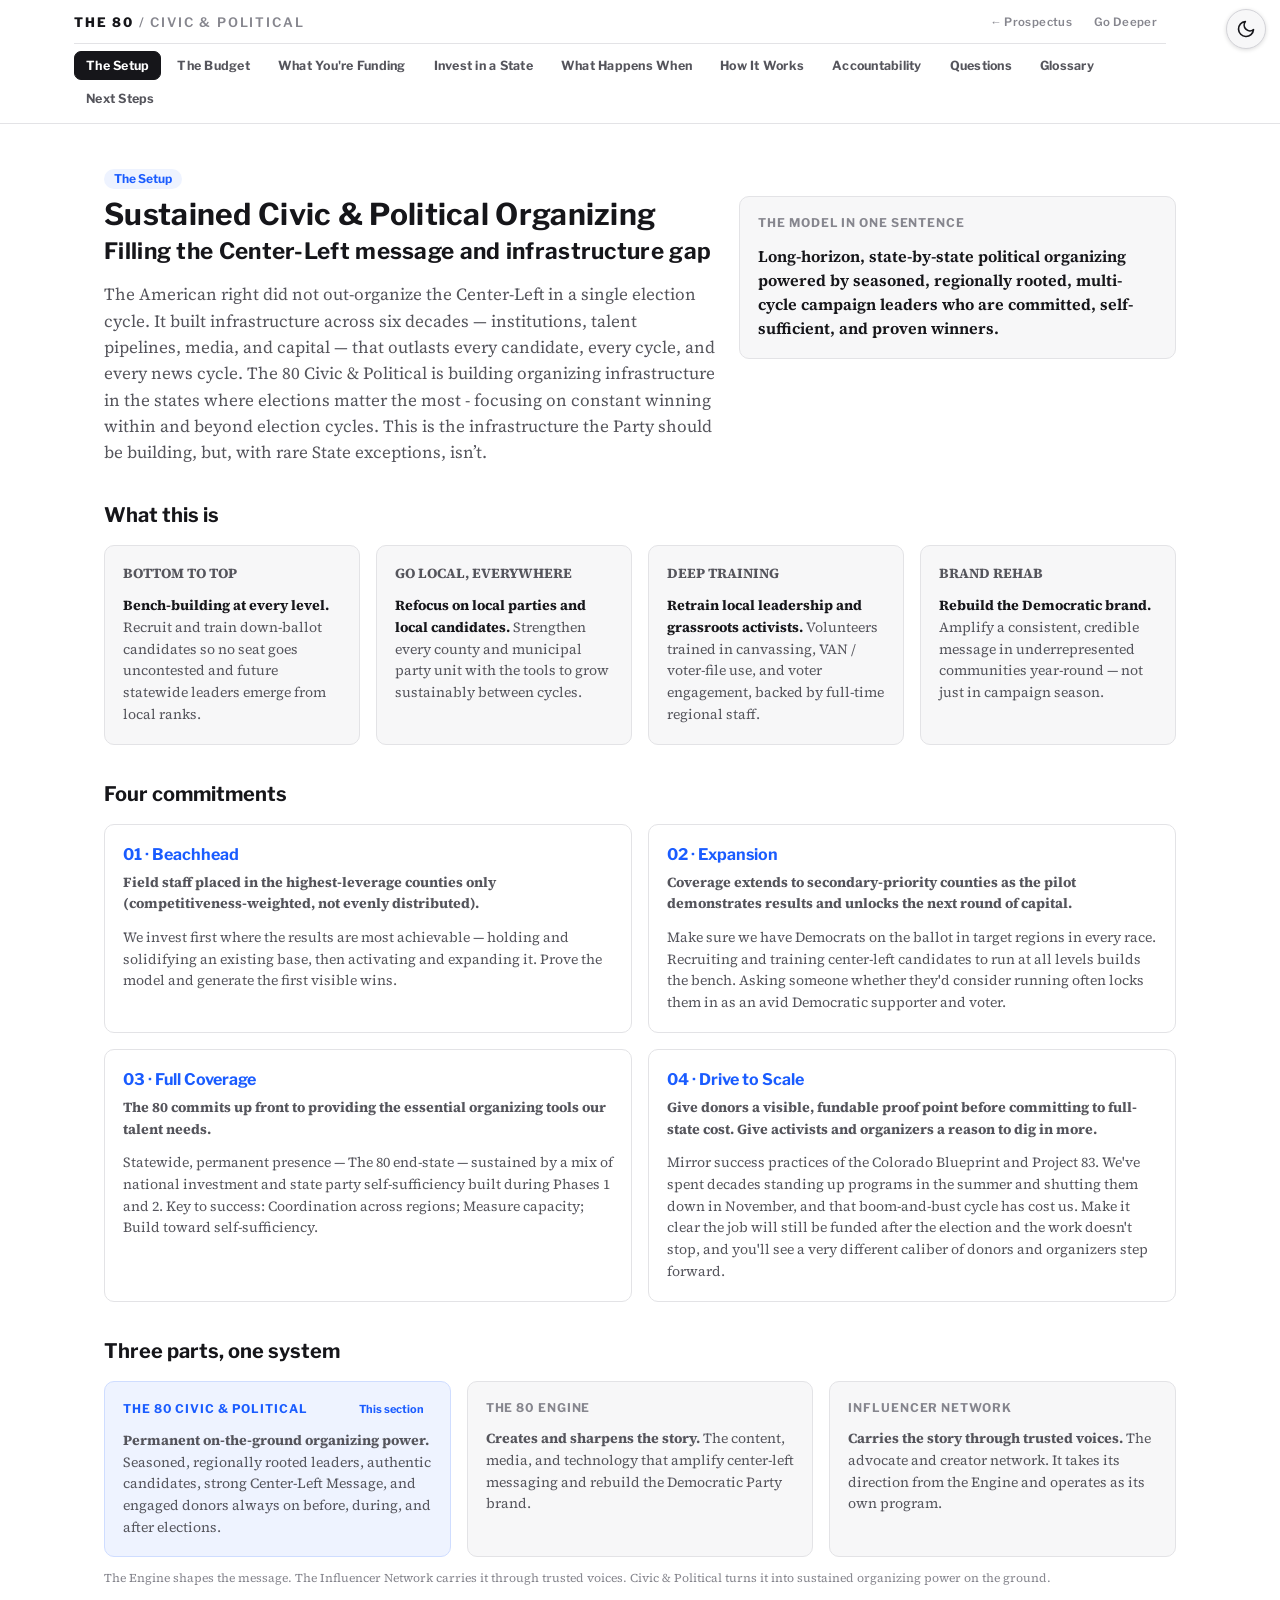
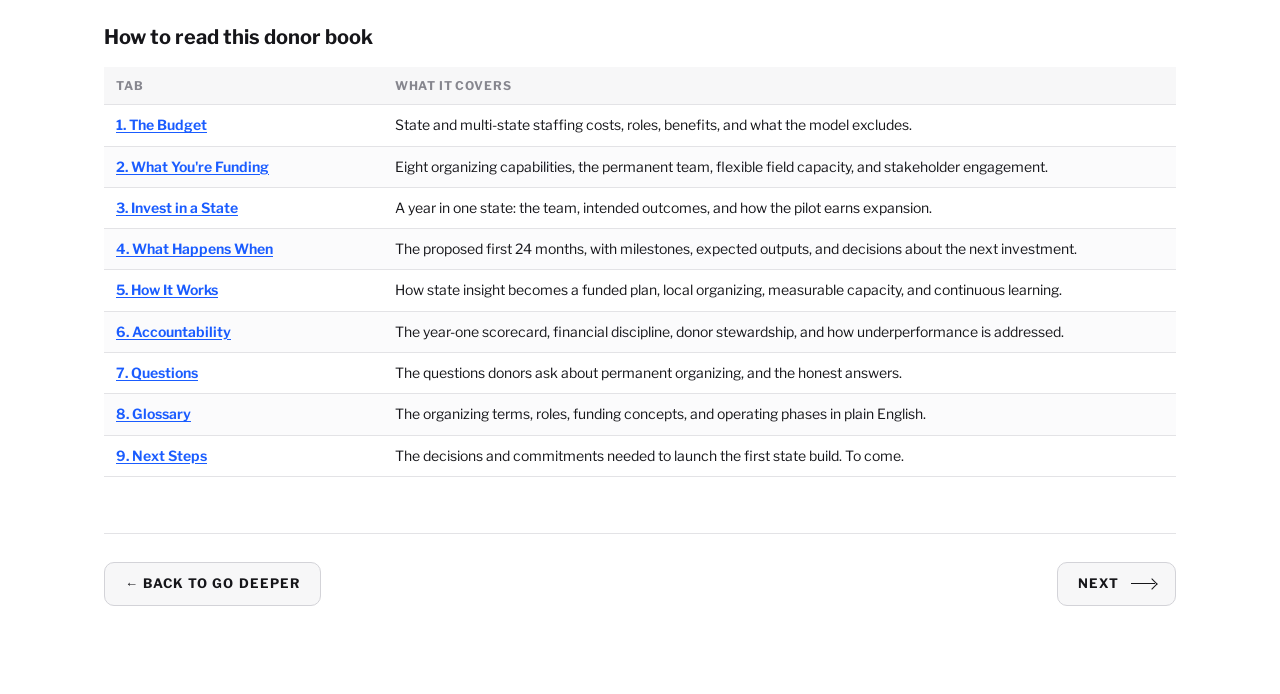
<file: civic/index.html>
<!doctype html>
<html lang="en">
<head>
<!-- THE 80 · theme init (must sit in <head>, before any CSS, to avoid a flash) -->
<script>(function(){try{var t=localStorage.getItem('the80-theme');if(t==='dark'||t==='light'){document.documentElement.setAttribute('data-theme',t);}}catch(e){}})();</script>
  <meta charset="utf-8">
  <meta name="viewport" content="width=device-width, initial-scale=1">
  <title>The 80 Civic &amp; Political</title>
<link rel="preconnect" href="https://fonts.googleapis.com">
<link rel="preconnect" href="https://fonts.gstatic.com" crossorigin>
<link rel="stylesheet" href="https://fonts.googleapis.com/css2?family=Libre+Franklin:ital,wght@0,400;0,500;0,600;0,700;0,800;1,400&family=Source+Serif+4:ital,opsz,wght@0,8..60,400;0,8..60,600;1,8..60,400&display=swap">
  <style>
/* ===== THE 80 · SHARED DESIGN TOKENS — identical on every page ===== */
:root{
  color-scheme:light dark;
  --ground:#ffffff; --surface:#f7f7f8; --surface-2:#f0f0f2;
  --border:#e3e3e6; --border-2:#d3d3d8;
  --ink:#16161a; --ink-2:#55555c; --ink-3:#86868e;
  --accent:#1a5cff; --dem:#1a5cff; --gop:#c0392b;
  --accent-soft:#eef3ff; --accent-line:#cfddff;
  --terra:#a84b2f; --terra-soft:#faf0ec; --terra-line:#e8cdc2;
  --good:#0e7a3d; --good-soft:#ecf7f0; --good-line:#bfe5cd;
  --warn:#8a5a00; --warn-soft:#fdf4e3; --warn-line:#f0dcb0;
  --bad:#b3261e; --bad-soft:#fdeceb; --bad-line:#f3c1be;
  --gop-soft:#fbeeec; --gop-line:#efc9c3;
  --zebra:#fbfbfc; --grid:#e6e6ea; --bar-n:#9a9aa4;
  --r:10px; --maxw:1180px; --prose:66ch; --toggle-gutter:64px;
  --font-ui:"Libre Franklin",-apple-system,BlinkMacSystemFont,"Segoe UI",Helvetica,Arial,sans-serif;
  --font-body:"Source Serif 4","Iowan Old Style",Georgia,serif;
}
:root[data-theme="light"]{color-scheme:light}
:root[data-theme="dark"]{color-scheme:dark}
@media (prefers-color-scheme:dark){
  :root:not([data-theme="light"]){
    --ground:#141416; --surface:#1c1c1f; --surface-2:#232327;
    --border:#2e2e33; --border-2:#3b3b42;
    --ink:#f2f2f3; --ink-2:#a9a9b1; --ink-3:#7a7a83;
    --accent:#6f9bff; --dem:#6f9bff; --gop:#e8705f;
    --accent-soft:#16233f; --accent-line:#2c4478;
    --terra:#d9805c; --terra-soft:#2c1c16; --terra-line:#5a3325;
    --good:#4cbc7b; --good-soft:#12261a; --good-line:#245a38;
    --warn:#d9a441; --warn-soft:#2a2113; --warn-line:#5a4520;
    --bad:#ee7b72; --bad-soft:#2c1a17; --bad-line:#5a2f29;
    --gop-soft:#2c1a17; --gop-line:#5a2f29;
    --zebra:#19191c; --grid:#2b2b31; --bar-n:#7f7f8a;
  }
}
:root[data-theme="dark"]{
  --ground:#141416; --surface:#1c1c1f; --surface-2:#232327;
  --border:#2e2e33; --border-2:#3b3b42;
  --ink:#f2f2f3; --ink-2:#a9a9b1; --ink-3:#7a7a83;
  --accent:#6f9bff; --dem:#6f9bff; --gop:#e8705f;
  --accent-soft:#16233f; --accent-line:#2c4478;
  --terra:#d9805c; --terra-soft:#2c1c16; --terra-line:#5a3325;
  --good:#4cbc7b; --good-soft:#12261a; --good-line:#245a38;
  --warn:#d9a441; --warn-soft:#2a2113; --warn-line:#5a4520;
  --bad:#ee7b72; --bad-soft:#2c1a17; --bad-line:#5a2f29;
  --gop-soft:#2c1a17; --gop-line:#5a2f29;
  --zebra:#19191c; --grid:#2b2b31; --bar-n:#7f7f8a;
}
/* ===== THE 80 · theme toggle (top right, fixed) ===== */
.theme-toggle{
  position:fixed;top:calc(env(safe-area-inset-top,0px) + 9px);right:14px;z-index:1000;
  width:40px;height:40px;padding:0;border-radius:999px;
  border:1px solid var(--border-2);background:var(--surface);color:var(--ink);
  display:inline-flex;align-items:center;justify-content:center;cursor:pointer;
  box-shadow:0 1px 4px rgba(0,0,0,.14);
}
.theme-toggle:hover{border-color:var(--accent);color:var(--accent)}
.theme-toggle:focus-visible{outline:2px solid var(--accent);outline-offset:3px}
.theme-toggle svg{width:20px;height:20px;display:block}
.theme-toggle .i-sun{display:none}
.theme-toggle[data-mode="dark"] .i-sun{display:block}
.theme-toggle[data-mode="dark"] .i-moon{display:none}
@media print{.theme-toggle{display:none}}

/* ===== THE 80 · SHARED TOP BAR (identical look on every page) ===== */
html{scroll-behavior:smooth}
@media (prefers-reduced-motion:reduce){html{scroll-behavior:auto}*{animation:none!important;transition:none!important}}
body{background:var(--ground);color:var(--ink);font-family:var(--font-body);font-size:17px;line-height:1.62;-webkit-font-smoothing:antialiased}
h1,h2,h3,h4,nav,th,table,figcaption,.label,.tag,.ui{font-family:var(--font-ui)}
a{color:var(--accent)}
:focus-visible{outline:2px solid var(--accent);outline-offset:3px;border-radius:3px}
.topbar{
  position:sticky;top:env(safe-area-inset-top,0px);z-index:60;
  background:color-mix(in srgb,var(--ground) 92%,transparent);
  backdrop-filter:saturate(1.6) blur(10px);-webkit-backdrop-filter:saturate(1.6) blur(10px);
  border-bottom:1px solid var(--border);
}
.topbar .inner{max-width:var(--maxw);margin:0 auto;padding:9px var(--toggle-gutter) 9px 24px}
.topbar .barrow{display:flex;align-items:center;gap:16px;flex-wrap:wrap}
.topbar .barrow+.barrow,.topbar .barrow+nav,.topbar nav+.barrow{margin-top:7px;padding-top:7px;border-top:1px solid var(--border)}
.wordmark{font-family:var(--font-ui);font-weight:800;font-size:13px;letter-spacing:.14em;text-transform:uppercase;white-space:nowrap;color:var(--ink);text-decoration:none}
.wordmark span{color:var(--ink-3);font-weight:600}
.sitelinks{display:flex;gap:4px;margin-left:auto;flex-wrap:wrap}
.sitelinks a{font-family:var(--font-ui);font-size:11.5px;font-weight:600;letter-spacing:.03em;color:var(--ink-3);text-decoration:none;padding:4px 9px;border-radius:6px;white-space:nowrap}
.sitelinks a:hover{color:var(--accent);background:var(--accent-soft)}
/* section nav pills — same look as the prospectus group tabs */
.topbar nav{display:flex;gap:4px;flex-wrap:wrap;align-items:center}
.topbar nav button,.topbar nav a{
  font-family:var(--font-ui);font-size:12.5px;font-weight:700;letter-spacing:.02em;line-height:1.4;
  color:var(--ink-2);text-decoration:none;background:transparent;cursor:pointer;
  padding:5px 11px;border-radius:7px;white-space:nowrap;border:1px solid transparent;
}
.topbar nav button:hover,.topbar nav a:hover{color:var(--accent);background:var(--accent-soft)}
.topbar nav button.active,.topbar nav a.on,.topbar nav button[aria-selected="true"]{background:var(--ink);color:var(--ground);border-color:var(--ink)}
@media (max-width:640px){.topbar .inner{padding-left:14px}.topbar nav button,.topbar nav a{min-height:36px}}

/* legacy names kept working via aliases */
:root{--bg:var(--ground);--text:var(--ink);--text-2:var(--ink-2);--text-3:var(--ink-3);--muted:var(--ink-2);--label:var(--ink-3);--green:var(--good);--green-soft:var(--good-soft);--red:var(--bad);--red-soft:var(--bad-soft);--amber:var(--warn);--amber-soft:var(--warn-soft);--radius:var(--r);--font:var(--font-body);--on-accent:#ffffff}
:root[data-theme="dark"]{--on-accent:#0b0b0d}
@media (prefers-color-scheme:dark){:root:not([data-theme="light"]){--on-accent:#0b0b0d}}
    * { box-sizing: border-box; }
    body { margin: 0; }
    button { font: inherit; font-family: var(--font-ui); }
    .skip { position: absolute; top: -80px; left: 16px; padding: 8px 16px; background: var(--ground); color: var(--ink); z-index: 2000; }
    .skip:focus { top: 8px; }
    main { max-width: 1120px; margin: 0 auto; padding: 40px 24px 80px; }
    @media (min-width:1300px){ main { padding-left: 24px; padding-right: 24px; } }
    h1 { font-size: 28px; line-height: 1.25; margin: 0 0 16px; font-weight: 700; }
    .placeholder { color: var(--ink-2); margin: 0; font-size: 20px; max-width: var(--prose); }
    .deck-next { display:flex; justify-content:flex-end; align-items:center; gap:12px; flex-wrap:wrap; margin:56px 0 8px; padding-top:28px; border-top:1px solid var(--border); }
    .deck-next button, .deck-next a { display:inline-flex; align-items:center; gap:12px; min-height:44px; background:var(--surface); border:1px solid var(--border-2); border-radius:var(--r); padding:10px 20px; font-family:var(--font-ui); font-size:13px; font-weight:700; letter-spacing:.08em; text-transform:uppercase; color:var(--ink); cursor:pointer; text-decoration:none; }
    .deck-next button:hover, .deck-next a:hover { border-color:var(--accent); color:var(--accent); background:var(--accent-soft); }
    .deck-next .deck-prev { margin-right:auto !important; }
    .deck-next-arrow { display:inline-block; width:24px; height:1px; background:currentColor; position:relative; }
    .deck-next-arrow::after { content:""; position:absolute; right:-1px; top:-3px; width:7px; height:7px; border-right:1px solid currentColor; border-top:1px solid currentColor; transform:rotate(45deg); }
    .setup-eyebrow, .setup-card-label, .setup-badge, .setup-pillar-title, .timeline-kicker, .timeline-phase-name, .funding-tag, .timeline-ticks button, .organizing-faq summary, .workflow-examples summary, .state-metric-value, .state-metric-label, .timeline-control-head output, .timeline-jump, .state-list li, .funding-tier-head h2 { font-family:var(--font-ui); }
    .next-actions { display:flex; flex-wrap:wrap; gap:12px; margin-top:20px; }
    .next-actions a { display:inline-flex; align-items:center; min-height:44px; padding:10px 20px; border:1px solid var(--border-2); border-radius:var(--r); background:var(--surface); color:var(--ink); font-family:var(--font-ui); font-size:13px; font-weight:700; letter-spacing:.06em; text-transform:uppercase; text-decoration:none; }
    .next-actions a:hover { border-color:var(--accent); color:var(--accent); background:var(--accent-soft); }
    .setup-intro { display:grid; grid-template-columns:1.4fr 1fr; gap:24px; align-items:start; }
    .setup-eyebrow { display:inline-block; padding:2px 10px; margin:0 0 7px; border-radius:999px; background:var(--accent-soft); color:var(--accent); font-size:12px; line-height:1.4; font-weight:700; }
    .setup-intro h1 { font-size:30px; line-height:1.2; margin:0 0 16px; letter-spacing:.01em; }
    .setup-headline-intro { display:block; font-size:.75em; line-height:1.2; margin-top:6px; }
    .setup-headline-main { display:block; }
    .setup-lead { margin:0; color:var(--muted); font-size:17px; line-height:1.55; }
    .setup-block { margin-top:36px; }
    .setup-block h2 { margin:0 0 16px; font-size:20px; line-height:1.35; font-weight:700; }
    .setup-grid { display:grid; gap:16px; grid-template-columns:repeat(3,minmax(0,1fr)); }
    .setup-grid.two { grid-template-columns:repeat(2,minmax(0,1fr)); }
    .setup-grid.four { grid-template-columns:repeat(4,minmax(0,1fr)); }
    .setup-pillar strong { color:var(--text); }
    .setup-pillar-title { margin:0 0 12px; font-family:inherit; font-size:14px; line-height:1.4; font-weight:700; color:var(--ink-2); text-transform:uppercase; }
    .setup-card { padding:18px; background:var(--surface); border:1px solid var(--border); border-radius:10px; min-width:0; }
    .setup-card-label { margin:0 0 12px; font-size:12px; font-weight:700; letter-spacing:.075em; line-height:1.4; color:var(--label); text-transform:uppercase; }
    .setup-card p:not(.setup-card-label) { margin:0; font-size:14px; line-height:1.55; color:var(--muted); }
    .setup-summary p:not(.setup-card-label) { font-size:16px; font-weight:650; color:var(--text); line-height:1.5; }
    .setup-commitment { background:var(--bg); }
    .setup-commitment h3 { margin:0 0 6px; font-size:16px; line-height:1.45; font-weight:700; color:var(--accent); }
    .setup-card.setup-commitment p + p { margin-top:12px; }
    .setup-card-top { display:flex; gap:8px; align-items:baseline; justify-content:space-between; margin-bottom:12px; }
    .setup-card-top .setup-card-label { margin:0; }
    .setup-badge { flex-shrink:0; padding:2px 8px; border-radius:999px; color:var(--accent); font-size:11px; font-weight:700; line-height:1.3; }
    .setup-badge.warm { background:var(--terra-soft); color:var(--terra); }
    .setup-card.featured { background:var(--accent-soft); border-color:var(--accent-line); }
    .setup-card.featured .setup-card-label { color:var(--accent); }
    .setup-note { margin:12px 0 0; font-size:12px; color:var(--label); line-height:1.55; }
    .setup-card .setup-inline-note { display:block; color:var(--label); font-size:12px; }
    .setup-table { width:100%; border-collapse:collapse; font-size:14px; line-height:1.45; text-align:left; }
    .setup-table th { padding:10px 12px; background:var(--surface); color:var(--label); font-size:12px; text-transform:uppercase; letter-spacing:.07em; font-weight:700; }
    .setup-table th:first-child { width:26%; }
    .setup-table td { padding:10px 12px; border-block:1px solid var(--border); vertical-align:top; }
    .setup-table tbody tr:nth-child(even) { background:var(--zebra); }
    .setup-table a { color:var(--accent); font-weight:650; text-decoration:underline; text-underline-offset:2px; }
    .organizing-faq { display:grid; gap:8px; }
    .organizing-faq details { padding:12px 14px; background:var(--surface); border:1px solid var(--border); border-radius:12px; }
    .organizing-faq summary { cursor:pointer; color:var(--text); font-size:15px; font-weight:700; line-height:1.5; }
    .organizing-faq summary::marker { font-size:12px; }
    .organizing-faq p { margin:12px 0 0; color:var(--muted); font-size:14px; line-height:1.6; }
    .organizing-faq a { color:var(--accent); text-decoration:underline; text-underline-offset:2px; }
    .glossary-intro { margin:0 0 24px; color:var(--muted); font-size:17px; line-height:1.55; }
    .organizing-glossary { width:100%; border-collapse:collapse; table-layout:fixed; font-size:14px; line-height:1.55; text-align:left; }
    .organizing-glossary thead th { padding:10px 12px; background:var(--surface); color:var(--label); font-size:12px; font-weight:700; letter-spacing:.07em; text-transform:uppercase; }
    .organizing-glossary thead th:first-child { width:26%; }
    .organizing-glossary tbody th, .organizing-glossary td { padding:10px 12px; border-block:1px solid var(--border); vertical-align:top; overflow-wrap:break-word; }
    .organizing-glossary tbody th { font-weight:500; }
    .organizing-glossary tbody tr:nth-child(even) { background:var(--zebra); }
    .state-lead { max-width:760px; margin:0 0 22px; font-size:17px; line-height:1.55; color:var(--muted); }
    .state-metrics { display:grid; grid-template-columns:repeat(3,minmax(0,1fr)); gap:24px; margin:0 0 18px; }
    .state-metric-value { margin:0 0 3px; font-size:28px; font-weight:750; line-height:1.2; }
    .state-metric:first-child .state-metric-value { color:var(--accent); }
    .state-metric-label { margin:0; font-size:12px; color:var(--muted); }
    .state-overview { display:grid; grid-template-columns:1.1fr 1fr; gap:16px; }
    .state-card { padding:18px; border:1px solid var(--border); border-radius:12px; background:var(--surface); }
    .state-card h2, .state-pilot-card h3 { margin:0 0 12px; font-size:12px; line-height:1.45; font-weight:700; letter-spacing:.07em; text-transform:uppercase; color:var(--ink-2); }
    .state-card.outcomes { background:var(--good-soft); border-color:var(--good-line); }
    .state-card.outcomes h2 { color:var(--good); }
    .state-list { list-style:none; padding:0; margin:0; }
    .state-list li { position:relative; padding-left:21px; margin:0 0 8px; font-size:14px; line-height:1.55; }
    .state-list li::before { content:""; position:absolute; left:2px; top:9px; width:5px; height:5px; border-radius:50%; background:var(--ink-3); }
    .state-list.roles li::before { top:6px; width:5px; height:10px; border-radius:0; background:none; border-right:2px solid var(--good); border-bottom:2px solid var(--good); transform:rotate(40deg); }
    .state-list li:last-child { margin-bottom:0; }
    .state-card-note { margin:14px 0 0; font-size:12px; color:var(--muted); line-height:1.6; }
    .state-link { color:var(--accent); text-decoration:underline; text-underline-offset:2px; }
    .state-pilot { margin-top:36px; }
    .state-pilot > h2 { margin:0 0 12px; font-size:21px; line-height:1.3; }
    .state-pilot > p { margin:0 0 16px; color:var(--muted); font-size:14px; line-height:1.6; }
    .state-pilot-grid { display:grid; grid-template-columns:repeat(3,minmax(0,1fr)); gap:16px; }
    .state-pilot-card { padding:18px; border:1px solid var(--border); border-radius:12px; background:var(--ground); }
    .state-callout { margin-top:18px; padding:18px; border:1px solid var(--accent-line); border-radius:12px; background:var(--accent-soft); }
    .state-callout h2 { margin:0 0 7px; color:var(--accent); font-size:14px; font-weight:700; }
    .state-callout p { margin:0; font-size:14px; line-height:1.6; }
    .timeline-lead { margin:0 0 18px; color:var(--muted); font-size:17px; line-height:1.55; }
    .timeline-control { border:1px solid var(--border); border-radius:12px; background:var(--surface); padding:18px; margin-bottom:16px; scroll-margin-top:130px; }
    .timeline-control-head { display:flex; justify-content:space-between; align-items:center; gap:12px; margin-bottom:12px; }
    .timeline-kicker { margin:0 0 12px; font-size:12px; font-weight:700; letter-spacing:.07em; text-transform:uppercase; color:var(--ink-2); }
    .timeline-control-head label { margin:0; }
    .timeline-control-head output { padding:3px 9px; border-radius:999px; background:var(--accent-soft); color:var(--accent); font-size:12px; font-weight:700; }
    .timeline-range { display:block; width:100%; margin:0; min-height:24px; accent-color:var(--accent); cursor:pointer; }
    .timeline-ticks { display:flex; justify-content:space-between; gap:8px; }
    .timeline-ticks button { border:0; padding:8px 6px; min-width:32px; background:none; color:var(--muted); font-size:12px; cursor:pointer; }
    .timeline-ticks button[aria-pressed="true"] { color:var(--accent); font-weight:700; }
    .timeline-status { display:grid; grid-template-columns:1fr 2.2fr; gap:16px; margin-bottom:16px; }
    .timeline-phase, .timeline-position { border:1px solid var(--border); border-radius:12px; padding:18px; }
    .timeline-phase { background:var(--surface); }
    .timeline-phase h2 { margin:0 0 8px; font-size:30px; line-height:1.2; }
    .timeline-phase-name { display:inline-block; margin:0; padding:4px 9px; border-radius:999px; font-size:11px; line-height:1.4; font-weight:700; letter-spacing:.03em; text-transform:uppercase; background:var(--accent); color:var(--on-accent); }
    .timeline-position p:last-child { margin:0; font-size:14px; line-height:1.6; }
    .timeline-work { display:grid; grid-template-columns:1fr 1fr; gap:16px; }
    .timeline-gate { margin:14px 0 0; color:var(--muted); font-size:13px; line-height:1.6; }
    .timeline-short { margin-top:32px; }
    .timeline-short h2 { margin:0 0 16px; font-size:21px; }
    .timeline-short .setup-table th:first-child { width:17%; }
    .timeline-short tbody tr { cursor:pointer; }
    .timeline-short tbody tr:hover, .timeline-short tbody tr:focus-within { background:var(--good-soft); }
    .timeline-short tbody tr[data-current="true"] { background:var(--good-soft); }
    .timeline-short tbody tr[data-current="true"] td:first-child { box-shadow:inset 3px 0 var(--good); }
    .timeline-jump { border:0; background:none; padding:0; color:var(--text); font-size:inherit; font-weight:700; text-align:left; cursor:pointer; }
    .timeline-note { margin:12px 0 0; color:var(--muted); font-size:12px; line-height:1.6; }
    .how-section { margin-top:30px; }
    .how-section > h2 { margin:0 0 12px; font-size:21px; line-height:1.3; }
    .how-section > p { margin:0 0 14px; color:var(--muted); font-size:14px; line-height:1.6; }
    .how-overview { display:grid; grid-template-columns:repeat(4,minmax(0,1fr)); gap:16px; }
    .how-overview article { padding:18px; border:1px solid var(--border); border-radius:10px; }
    .how-overview h3 { margin:0 0 10px; color:var(--accent); font-size:12px; font-weight:700; text-transform:uppercase; letter-spacing:.05em; line-height:1.4; }
    .how-overview p { margin:0; color:var(--muted); font-size:14px; line-height:1.6; }
    .how-cycle { margin-top:16px; padding:18px; border:1px solid var(--terra-line); border-radius:12px; background:var(--terra-soft); }
    .how-cycle h2 { margin:0 0 8px; color:var(--terra); font-size:14px; font-weight:700; }
    .how-cycle p { margin:0; font-size:14px; line-height:1.6; }
    .how-cycle p + p { margin-top:8px; }
    .workflow-steps { list-style:none; padding:0; margin:0; counter-reset:workflow; display:grid; gap:18px; }
    .workflow-steps li { position:relative; padding-left:42px; counter-increment:workflow; }
    .workflow-steps li::before { content:counter(workflow); position:absolute; left:0; top:0; width:28px; height:28px; border-radius:50%; display:grid; place-items:center; color:var(--on-accent); background:var(--accent); font-size:12px; font-weight:700; }
    .workflow-steps h3 { margin:0 0 5px; font-size:16px; font-weight:700; }
    .workflow-steps p { margin:0; font-size:14px; color:var(--muted); line-height:1.6; }
    .workflow-steps .workflow-meta { margin-top:4px; font-size:12px; }
    .how-note { margin:12px 0 0; color:var(--muted); font-size:12px; line-height:1.6; }
    .workflow-examples { display:grid; gap:8px; }
    .workflow-examples details { padding:12px 14px; border:1px solid var(--border); border-radius:12px; background:var(--surface); }
    .workflow-examples summary { font-size:15px; font-weight:700; cursor:pointer; }
    .workflow-examples p { margin:12px 0 0; font-size:14px; line-height:1.6; color:var(--muted); }
    .funding-tier { margin-top:24px; }
    .funding-tier-head { border-left:3px solid var(--accent); padding-left:12px; margin-bottom:10px; }
    .funding-tier-head h2 { margin:0 0 3px; color:var(--accent); font-size:12px; line-height:1.4; font-weight:700; letter-spacing:.07em; text-transform:uppercase; }
    .funding-tier-head p { margin:0; color:var(--muted); font-size:14px; line-height:1.55; }
    .funding-capability { padding:18px; border:1px solid var(--border); border-radius:12px; background:var(--surface); }
    .funding-capability h3 { margin:0 0 12px; color:var(--ink-2); font-size:12px; font-weight:700; line-height:1.45; letter-spacing:.05em; text-transform:uppercase; }
    .funding-capability p { margin:0; color:var(--muted); font-size:14px; line-height:1.6; }
    .funding-operations { display:grid; grid-template-columns:1fr; gap:16px; }
    .funding-pair { display:grid; grid-template-columns:1fr 1fr; gap:16px; }
    .funding-pair .state-card > p { margin:0 0 12px; font-size:14px; line-height:1.6; color:var(--muted); }
    .funding-pair .state-card > p:last-child { margin-bottom:0; }
    .funding-tag { display:inline-block; margin-left:8px; padding:2px 8px; border-radius:999px; color:var(--terra); background:var(--terra-soft); font-size:11px; font-weight:700; white-space:nowrap; }
    .accountability-grid { display:grid; grid-template-columns:repeat(3,minmax(0,1fr)); gap:16px; }
    .accountability-note { margin:0 0 18px; color:var(--muted); font-size:12px; line-height:1.6; }
    .accountability-targets { margin-top:18px; padding:18px; border:1px solid var(--warn-line); border-radius:12px; background:var(--warn-soft); }
    .accountability-targets h2 { margin:0 0 9px; color:var(--warn); font-size:14px; font-weight:700; }
    .accountability-targets p { margin:0; font-size:14px; line-height:1.6; }
    .accountability-targets .funding-tag { color:var(--warn); background:var(--warn-line); }
    @media(max-width:860px) { .accountability-grid { grid-template-columns:1fr; } }
    @media(max-width:860px) { .funding-operations, .funding-pair { grid-template-columns:1fr; } }
    @media(max-width:860px) { .how-overview { grid-template-columns:repeat(2,minmax(0,1fr)); } }
    @media(max-width:500px) { .how-overview { grid-template-columns:1fr; } .workflow-examples summary { min-height:44px; align-content:center; } }
    @media(max-width:700px) {
      .timeline-status, .timeline-work { grid-template-columns:1fr; }
      .timeline-ticks button { min-height:44px; }
      .timeline-short .setup-table th:first-child { width:26%; }
      .timeline-jump { min-height:44px; }
    }
    @media (max-width:860px) { .state-overview, .state-pilot-grid { grid-template-columns:1fr; } }
    @media (max-width:500px) { .state-metrics { gap:12px; } .state-metric-value { font-size:25px; } }
    @media (max-width:700px) {
      .organizing-glossary { font-size:13px; }
      .organizing-glossary thead th:first-child { width:34%; }
      .organizing-glossary tbody th, .organizing-glossary td, .organizing-glossary thead th { padding:10px 8px; }
    }
    @media (max-width:700px) { .organizing-faq summary { min-height:44px; align-content:center; } }
    [hidden] { display: none !important; }
    @media (max-width:640px) { .topbar { position: static; } }
    @media (max-width: 860px) {
      .setup-grid.four { grid-template-columns:repeat(2,minmax(0,1fr)); }
      .setup-intro { grid-template-columns:1fr; }
      .setup-grid { grid-template-columns:1fr; }
      .setup-grid.two { grid-template-columns:1fr; }
    }
    @media (max-width: 700px) {
      main { padding: 28px 20px 64px; }
      h1 { font-size: 26px; }
      .setup-intro h1 { font-size:26px; }
      .setup-grid.four { grid-template-columns:1fr; }
      .setup-lead { font-size:16px; }
      .setup-block { margin-top:28px; }
      .setup-table { font-size:13px; }
      .setup-table th:first-child { width:36%; }
      .setup-table td, .setup-table th { padding:10px 8px; }
    }
  </style>
<link rel="stylesheet" href="./budget.css">
</head>
<body>
<!-- THE 80 · theme toggle: place immediately after <body> -->
<button type="button" class="theme-toggle" id="theme-toggle" data-mode="light" aria-label="Switch to dark mode" title="Switch to dark mode">
  <svg class="i-moon" viewBox="0 0 24 24" fill="none" stroke="currentColor" stroke-width="2" stroke-linecap="round" stroke-linejoin="round" aria-hidden="true"><path d="M21 12.8A9 9 0 1 1 11.2 3a7 7 0 0 0 9.8 9.8z"/></svg>
  <svg class="i-sun" viewBox="0 0 24 24" fill="none" stroke="currentColor" stroke-width="2" stroke-linecap="round" stroke-linejoin="round" aria-hidden="true"><circle cx="12" cy="12" r="4"/><path d="M12 2v2M12 20v2M4.9 4.9l1.4 1.4M17.7 17.7l1.4 1.4M2 12h2M20 12h2M4.9 19.1l1.4-1.4M17.7 6.3l1.4-1.4"/></svg>
</button>
  <a class="skip" href="#content">Skip to content</a>
  <header class="topbar"><div class="inner">
    <div class="barrow">
      <a class="wordmark" href="../#book">The 80 <span>/ Civic &amp; Political</span></a>
      <span class="sitelinks"><a href="../#book">&larr; Prospectus</a><a href="../#godeeper">Go Deeper</a></span>
    </div>
    <nav role="tablist" aria-label="Civic and Political sections">
      <button type="button" role="tab" id="tab-setup" aria-controls="panel-setup" aria-selected="true">The Setup</button>
      <button type="button" role="tab" id="tab-budget" aria-controls="panel-budget" aria-selected="false" tabindex="-1">The Budget</button>
      <button type="button" role="tab" id="tab-funding" aria-controls="panel-funding" aria-selected="false" tabindex="-1">What You're Funding</button>
      <button type="button" role="tab" id="tab-state" aria-controls="panel-state" aria-selected="false" tabindex="-1">Invest in a State</button>
      <button type="button" role="tab" id="tab-when" aria-controls="panel-when" aria-selected="false" tabindex="-1">What Happens When</button>
      <button type="button" role="tab" id="tab-how" aria-controls="panel-how" aria-selected="false" tabindex="-1">How It Works</button>
      <button type="button" role="tab" id="tab-accountability" aria-controls="panel-accountability" aria-selected="false" tabindex="-1">Accountability</button>
      <button type="button" role="tab" id="tab-questions" aria-controls="panel-questions" aria-selected="false" tabindex="-1">Questions</button>
      <button type="button" role="tab" id="tab-glossary" aria-controls="panel-glossary" aria-selected="false" tabindex="-1">Glossary</button>
      <button type="button" role="tab" id="tab-next" aria-controls="panel-next" aria-selected="false" tabindex="-1">Next Steps</button>
    </nav>
  </div></header>
  <main id="content">
    <section role="tabpanel" id="panel-setup" aria-labelledby="tab-setup" tabindex="0">
      <p class="setup-eyebrow">The Setup</p>
      <div class="setup-intro">
        <div>
          <h1><span class="setup-headline-main">Sustained Civic &amp; Political Organizing</span> <span class="setup-headline-intro">Filling the Center-Left message and infrastructure gap</span></h1>
          <p class="setup-lead">The American right did not out-organize the Center-Left in a single election cycle. It built infrastructure across six decades &mdash; institutions, talent pipelines, media, and capital &mdash; that outlasts every candidate, every cycle, and every news cycle. The 80 Civic &amp; Political is building organizing infrastructure in the states where elections matter the most - focusing on constant winning within and beyond election cycles. This is the infrastructure the Party should be building, but, with rare State exceptions, isn&rsquo;t.</p>
        </div>
        <aside class="setup-card setup-summary">
          <p class="setup-card-label">The model in one sentence</p>
          <p>Long-horizon, state-by-state political organizing powered by seasoned, regionally rooted, multi-cycle campaign leaders who are committed, self-sufficient, and proven winners.</p>
        </aside>
      </div>

      <section class="setup-block" aria-labelledby="setup-section-one">
        <h2 id="setup-section-one">What this is</h2>
        <div class="setup-grid four">
          <article class="setup-card setup-pillar">
            <h3 class="setup-pillar-title">BOTTOM TO TOP</h3>
            <p><strong>Bench-building at every level.</strong> Recruit and train down-ballot candidates so no seat goes uncontested and future statewide leaders emerge from local ranks.</p>
          </article>
          <article class="setup-card setup-pillar">
            <h3 class="setup-pillar-title">GO LOCAL, EVERYWHERE</h3>
            <p><strong>Refocus on local parties and local candidates.</strong> Strengthen every county and municipal party unit with the tools to grow sustainably between cycles.</p>
          </article>
          <article class="setup-card setup-pillar">
            <h3 class="setup-pillar-title">DEEP TRAINING</h3>
            <p><strong>Retrain local leadership and grassroots activists.</strong> Volunteers trained in canvassing, VAN / voter-file use, and voter engagement, backed by full-time regional staff.</p>
          </article>
          <article class="setup-card setup-pillar">
            <h3 class="setup-pillar-title">BRAND REHAB</h3>
            <p><strong>Rebuild the Democratic brand.</strong> Amplify a consistent, credible message in underrepresented communities year-round &mdash; not just in campaign season.</p>
          </article>
        </div>
      </section>

      <section class="setup-block" aria-labelledby="setup-section-two">
        <h2 id="setup-section-two">Four commitments</h2>
        <div class="setup-grid two">
          <article class="setup-card setup-commitment">
            <h3>01 &middot; Beachhead</h3>
            <p><strong>Field staff placed in the highest-leverage counties only (competitiveness-weighted, not evenly distributed).</strong></p>
            <p>We invest first where the results are most achievable &mdash; holding and solidifying an existing base, then activating and expanding it. Prove the model and generate the first visible wins.</p>
          </article>
          <article class="setup-card setup-commitment">
            <h3>02 &middot; Expansion</h3>
            <p><strong>Coverage extends to secondary-priority counties as the pilot demonstrates results and unlocks the next round of capital.</strong></p>
            <p>Make sure we have Democrats on the ballot in target regions in every race. Recruiting and training center-left candidates to run at all levels builds the bench. Asking someone whether they'd consider running often locks them in as an avid Democratic supporter and voter.</p>
          </article>
          <article class="setup-card setup-commitment">
            <h3>03 &middot; Full Coverage</h3>
            <p><strong>The 80 commits up front to providing the essential organizing tools our talent needs.</strong></p>
            <p>Statewide, permanent presence &mdash; The 80 end-state &mdash; sustained by a mix of national investment and state party self-sufficiency built during Phases 1 and 2. Key to success: Coordination across regions; Measure capacity; Build toward self-sufficiency.</p>
          </article>
          <article class="setup-card setup-commitment">
            <h3>04 &middot; Drive to Scale</h3>
            <p><strong>Give donors a visible, fundable proof point before committing to full-state cost. Give activists and organizers a reason to dig in more.</strong></p>
            <p>Mirror success practices of the Colorado Blueprint and Project 83. We've spent decades standing up programs in the summer and shutting them down in November, and that boom-and-bust cycle has cost us. Make it clear the job will still be funded after the election and the work doesn't stop, and you'll see a very different caliber of donors and organizers step forward.</p>
          </article>
        </div>
      </section>

      <section class="setup-block" aria-labelledby="setup-section-three">
        <h2 id="setup-section-three">Three parts, one system</h2>
        <div class="setup-grid">
          <article class="setup-card featured">
            <div class="setup-card-top"><h3 class="setup-card-label">The 80 Civic &amp; Political</h3><span class="setup-badge">This section</span></div>
            <p><strong>Permanent on-the-ground organizing power.</strong> Seasoned, regionally rooted leaders, authentic candidates, strong Center-Left Message, and engaged donors always on before, during, and after elections.</p>
          </article>
          <article class="setup-card">
            <div class="setup-card-top"><h3 class="setup-card-label">The 80 Engine</h3></div>
            <p><strong>Creates and sharpens the story.</strong> The content, media, and technology that amplify center-left messaging and rebuild the Democratic Party brand.</p>
          </article>
          <article class="setup-card">
            <div class="setup-card-top"><h3 class="setup-card-label">Influencer Network</h3></div>
            <p><strong>Carries the story through trusted voices.</strong> The advocate and creator network. It takes its direction from the Engine and operates as its own program.</p>
          </article>
        </div>
        <p class="setup-note">The Engine shapes the message. The Influencer Network carries it through trusted voices. Civic &amp; Political turns it into sustained organizing power on the ground.</p>
      </section>

      <section class="setup-block" aria-labelledby="setup-section-four">
        <h2 id="setup-section-four">How to read this donor book</h2>
        <table class="setup-table" aria-labelledby="setup-section-four">
          <thead><tr><th scope="col">Tab</th><th scope="col">What it covers</th></tr></thead>
          <tbody>
            <tr><td><a href="#panel-budget" data-tab-target="tab-budget">1. The Budget</a></td><td>State and multi-state staffing costs, roles, benefits, and what the model excludes.</td></tr>
            <tr><td><a href="#panel-funding" data-tab-target="tab-funding">2. What You're Funding</a></td><td>Eight organizing capabilities, the permanent team, flexible field capacity, and stakeholder engagement.</td></tr>
            <tr><td><a href="#panel-state" data-tab-target="tab-state">3. Invest in a State</a></td><td>A year in one state: the team, intended outcomes, and how the pilot earns expansion.</td></tr>
            <tr><td><a href="#panel-when" data-tab-target="tab-when">4. What Happens When</a></td><td>The proposed first 24 months, with milestones, expected outputs, and decisions about the next investment.</td></tr>
            <tr><td><a href="#panel-how" data-tab-target="tab-how">5. How It Works</a></td><td>How state insight becomes a funded plan, local organizing, measurable capacity, and continuous learning.</td></tr>
            <tr><td><a href="#panel-accountability" data-tab-target="tab-accountability">6. Accountability</a></td><td>The year-one scorecard, financial discipline, donor stewardship, and how underperformance is addressed.</td></tr>
            <tr><td><a href="#panel-questions" data-tab-target="tab-questions">7. Questions</a></td><td>The questions donors ask about permanent organizing, and the honest answers.</td></tr>
            <tr><td><a href="#panel-glossary" data-tab-target="tab-glossary">8. Glossary</a></td><td>The organizing terms, roles, funding concepts, and operating phases in plain English.</td></tr>
            <tr><td><a href="#panel-next" data-tab-target="tab-next">9. Next Steps</a></td><td>The decisions and commitments needed to launch the first state build. To come.</td></tr>
          </tbody>
        </table>
      </section>
    </section>
    <section role="tabpanel" id="panel-budget" aria-labelledby="tab-budget" tabindex="0" hidden>
<section class="page" id="organizing">
  <p class="budget-eyebrow">The budget</p>
  <h1 style="font-size: 34px; line-height: 1.2; margin-bottom: 10px;">What it costs to build The 80 National Organizing</h1>
  <p class="lead" style="margin-bottom: 28px; font-size: 21px; max-width: none;">Move the slider to build the organization one step at a time. Each state has an executive director and a full organizing team. The last step adds the national team that runs across all of them. These figures are people only &mdash; salaries and benefits.</p>

  <div class="inf-presets" style="margin-bottom: 20px;">
    <button class="inf-preset active" data-org-view="nothing" type="button">Nothing yet</button>
    <button class="inf-preset" data-org-view="single" type="button">One state</button>
    <button class="inf-preset" data-org-view="national" type="button">Full National Deployment</button>
  </div>

  <div class="org-model" id="org-model">
    <div class="org-inputs">
      <div class="org-inputs-head">
        <span class="org-inputs-kicker">Inputs</span>
        <span class="org-inputs-live">Live model</span>
      </div>

      <div class="org-slider-row">
        <div class="org-slider-label">
          <span>State Executive Director</span>
          <span class="org-slider-value" id="org-ed-value">0</span>
        </div>
        <input type="range" min="0" max="1" step="1" value="0" id="org-ed" class="org-slider">
        <p class="org-slider-hint">From the state; runs campaigns; former donor-table director. Competing against state-party ED, donor table, and state-focused operational lead.</p>
      </div>

      <div class="org-slider-row">
        <div class="org-slider-label">
          <span>Regional Directors</span>
          <span class="org-slider-value" id="org-rd-value">0</span>
        </div>
        <input type="range" min="0" max="25" step="1" value="0" id="org-rd" class="org-slider">
        <p class="org-slider-hint">Not entry-level: multi-cycle campaign managers, mature, self-sufficient, from the region or nearby.</p>
      </div>

      <div class="org-reset-row">
        <button id="org-reset" class="org-reset-btn" type="button">Snap to zero</button>
        <button id="org-fill" class="org-fill-btn" type="button">Snap to full</button>
      </div>
    </div>

    <div class="org-kpis">
      <div class="org-kpi">
        <p class="org-kpi-value" id="org-kpi-ed">$0</p>
        <p class="org-kpi-label">State Executive Director &mdash; $175K &times; count</p>
      </div>
      <div class="org-kpi">
        <p class="org-kpi-value" id="org-kpi-rd">$0</p>
        <p class="org-kpi-label">Regional Directors &mdash; $60K &times; count</p>
      </div>
      <div class="org-kpi">
        <p class="org-kpi-value" id="org-kpi-hc">$0</p>
        <p class="org-kpi-label">Healthcare &amp; benefits &mdash; 25% loaded on base salary</p>
      </div>
      <div class="org-kpi org-kpi-total">
        <p class="org-kpi-value" id="org-kpi-total">$0</p>
        <p class="org-kpi-label">Total annual staff cost</p>
      </div>
    </div>

    <div class="org-table-wrap">
      <table class="org-table">
        <thead>
          <tr><th>Line</th><th>Basis</th><th class="num">Annual cost</th></tr>
        </thead>
        <tbody id="org-table-body">
          <tr>
            <th scope="row">State Executive Director</th>
            <td><span id="org-ed-basis">0</span> &times; $175K &mdash; from the state; hard-side political ops</td>
            <td class="num" id="org-ed-line">$0</td>
          </tr>
          <tr>
            <th scope="row">Regional Directors</th>
            <td><span id="org-rd-basis">0</span> &times; $60K &mdash; multi-cycle campaign managers</td>
            <td class="num" id="org-rd-line">$0</td>
          </tr>
          <tr>
            <th scope="row">Healthcare &amp; benefits</th>
            <td>25% of base salary &mdash; medical, dental, vision, employer taxes, etc.</td>
            <td class="num" id="org-hc-line">$0</td>
          </tr>
          <tr class="org-table-total">
            <th scope="row">Total</th>
            <td></td>
            <td class="num" id="org-total-line">$0</td>
          </tr>
        </tbody>
      </table>
    </div>

    <section class="budget-people">
      <h2>Who the people are in each state, and what they do</h2>
      <p>Each state team combines an Executive Director and Regional Directors as W-2 employees with contracted field staff who scale with local organizing needs.</p>
      <div class="budget-people-table-wrap" role="region" aria-label="State team roles and annual costs" tabindex="0">
        <table class="budget-people-table">
          <thead><tr><th scope="col">Role</th><th scope="col">What they do</th><th scope="col">Basis</th><th scope="col">Annual</th></tr></thead>
          <tbody><tr>
            <th scope="row">Executive Director</th>
            <td>Leads statewide strategy, manages regional teams, and builds the candidate, party, and donor relationships needed to win across election cycles.</td>
            <td>W-2 &middot;<br>$175,000 annual salary</td>
            <td>$175,000</td>
          </tr><tr>
            <th scope="row">Regional Directors</th>
            <td>Lead regional organizing, strengthen local parties, recruit and train candidates and volunteers, and coordinate field teams across priority counties.</td>
            <td>W-2 &middot;<br>$60,000 salary each</td>
            <td>$60,000</td>
          </tr><tr>
            <th scope="row">Field staff</th>
            <td>Conduct canvassing, voter contact, volunteer recruitment, and local event support under Regional Directors. Team is flexed up as plans firm up.</td>
            <td>1099 &middot;<br>Contract rate TBD</td>
            <td>TBD</td>
          </tr></tbody>
          <tfoot><tr>
            <th scope="row">Total per state</th>
            <td colspan="2">13 W-2 staff: 1 Executive Director and 12 Regional Directors, including 25% benefits.</td>
            <td>$1,120,000</td>
          </tr></tfoot>
        </table>
      </div>
      <p class="budget-people-total-note">One-state deployment total; excludes contracted field staff, whose rate is TBD. Estimated costs are between $100k and $500k per year.</p>
    </section>

    <div class="org-callout org-callout-info">
      <p class="org-callout-title">The talent thesis</p>
      <p>Decades of scorched-earth, burn-it-all-down organizing have left deep scars on this profession. The organizer candidate pool changes dramatically once applicants believe the position will still be funded after November. Long-horizon political organizing is a different skill set: an organizer who knows they&rsquo;ll own a region for years builds programs that are intentional relationship-building, not band-aids to get through one cycle. They chart and list-build thoroughly, because from cycle to cycle they rely on their own prior work. And as our tools keep evolving, our organizers know The 80 will back them to test and learn new methods &mdash; nothing has blown more close elections than a &ldquo;we&rsquo;ve always done it this way&rdquo; mentality. A local organizer mapping the potential in their area is, at the same time, building the credibility that becomes the lifeline pulling our candidates through and improving performance cycle after cycle.</p>
    </div>

    <div class="org-callout org-callout-note">
      <p class="org-callout-title">Not included</p>
      <p>Field organizers reporting to Regional Directors, candidate travel and event production, and program spend per organizer (materials, travel, events, portal, tools). Model shows salary plus a 25% healthcare-and-benefits load only.</p>
    </div>
  </div>

</section>
<section class="page" id="organizing-national" hidden>
  <p class="budget-eyebrow">The budget</p>
  <h1 style="font-size: 34px; line-height: 1.2; margin-bottom: 10px;">What it costs to build The 80 National Organizing</h1>
  <p class="lead" style="margin-bottom: 28px; font-size: 21px; max-width: none;">Move the slider to build the organization one step at a time. Each state has an executive director and a full organizing team. The last step adds the national team that runs across all of them. These figures are people only &mdash; salaries and benefits.</p>

  <div class="inf-presets" style="margin-bottom: 20px;">
    <button class="inf-preset" data-org-view="nothing" type="button">Nothing yet</button>
    <button class="inf-preset" data-org-view="single" type="button">One state</button>
    <button class="inf-preset active" data-org-view="national" type="button">Full National Deployment</button>
  </div>

  <div class="org-model">
    <div class="org-inputs">
      <div class="org-inputs-head">
        <span class="org-inputs-kicker" id="orgn-inputs-kicker">Inputs</span>
        <span class="org-inputs-live">Live model</span>
      </div>

      <div class="org-slider-row">
        <div class="org-slider-label">
          <span>State Executive Directors <span id="orgn-states" style="color: var(--text-3); font-weight: 400;"></span></span>
          <span class="org-slider-value" id="orgn-ed-value">0</span>
        </div>
        <input type="range" min="0" max="6" step="1" value="0" id="orgn-ed" class="org-slider">
        <p class="org-slider-hint">One State ED per focus state. Six EDs represents full 2027 national deployment across AZ, IA, GA, MI, NC, TX.</p>
      </div>

      <div class="org-slider-row">
        <div class="org-slider-label">
          <span>Regional Directors</span>
          <span class="org-slider-value" id="orgn-rd-value">0</span>
        </div>
        <input type="range" min="0" max="12" step="1" value="0" id="orgn-rd" class="org-slider" disabled aria-readonly="true">
        <p class="org-slider-hint">Base full deployment is 12 Regional Directors per State ED (72 RDs across six states). Past 72, slider unlocks with 12-RD enhancement steps up to 144 &mdash; an additional 72 RDs on top of base.</p>
      </div>

      <div class="org-reset-row">
        <button id="orgn-reset" class="org-reset-btn" type="button">Snap to zero</button>
        <button id="orgn-fill" class="org-fill-btn" type="button">Snap to full</button>
      </div>
    </div>

    <div class="org-kpis">
      <div class="org-kpi">
        <p class="org-kpi-value" id="orgn-kpi-ed">$0</p>
        <p class="org-kpi-label">State Executive Directors &mdash; $175K &times; count</p>
      </div>
      <div class="org-kpi">
        <p class="org-kpi-value" id="orgn-kpi-rd">$0</p>
        <p class="org-kpi-label">Regional Directors &mdash; $60K &times; count</p>
      </div>
      <div class="org-kpi">
        <p class="org-kpi-value" id="orgn-kpi-hc">$0</p>
        <p class="org-kpi-label">Healthcare &amp; benefits &mdash; 25% loaded on base salary</p>
      </div>
      <div class="org-kpi org-kpi-total">
        <p class="org-kpi-value" id="orgn-kpi-total">$0</p>
        <p class="org-kpi-label">Total annual staff cost</p>
      </div>
    </div>

    <div class="org-table-wrap">
      <table class="org-table">
        <thead>
          <tr><th>Line</th><th>Basis</th><th class="num">Annual cost</th></tr>
        </thead>
        <tbody>
          <tr>
            <th scope="row">State Executive Directors</th>
            <td><span id="orgn-ed-basis">0</span> &times; $175K &mdash; from the state; hard-side political ops</td>
            <td class="num" id="orgn-ed-line">$0</td>
          </tr>
          <tr>
            <th scope="row">Regional Directors</th>
            <td><span id="orgn-rd-basis">0</span> &times; $60K &mdash; multi-cycle campaign managers</td>
            <td class="num" id="orgn-rd-line">$0</td>
          </tr>
          <tr>
            <th scope="row">Healthcare &amp; benefits</th>
            <td>25% of base salary &mdash; medical, dental, vision, employer taxes, etc.</td>
            <td class="num" id="orgn-hc-line">$0</td>
          </tr>
          <tr class="org-table-total">
            <th scope="row">Total</th>
            <td></td>
            <td class="num" id="orgn-total-line">$0</td>
          </tr>
        </tbody>
      </table>
    </div>

    <section class="budget-people">
      <h2>Who the people are in each state, and what they do</h2>
      <p>Each state team combines an Executive Director and Regional Directors as W-2 employees with contracted field staff who scale with local organizing needs.</p>
      <div class="budget-people-table-wrap" role="region" aria-label="State team roles and annual costs" tabindex="0">
        <table class="budget-people-table">
          <thead><tr><th scope="col">Role</th><th scope="col">What they do</th><th scope="col">Basis</th><th scope="col">Annual</th></tr></thead>
          <tbody><tr>
            <th scope="row">Executive Director</th>
            <td>Leads statewide strategy, manages regional teams, and builds the candidate, party, and donor relationships needed to win across election cycles.</td>
            <td>W-2 &middot;<br>$175,000 annual salary</td>
            <td>$175,000</td>
          </tr><tr>
            <th scope="row">Regional Directors</th>
            <td>Lead regional organizing, strengthen local parties, recruit and train candidates and volunteers, and coordinate field teams across priority counties.</td>
            <td>W-2 &middot;<br>$60,000 salary each</td>
            <td>$60,000</td>
          </tr><tr>
            <th scope="row">Field staff</th>
            <td>Conduct canvassing, voter contact, volunteer recruitment, and local event support under Regional Directors. Team is flexed up as plans firm up.</td>
            <td>1099 &middot;<br>Contract rate TBD</td>
            <td>TBD</td>
          </tr></tbody>
          <tfoot><tr>
            <th scope="row">Total per state</th>
            <td colspan="2">13 W-2 staff: 1 Executive Director and 12 Regional Directors, including 25% benefits.</td>
            <td>$1,120,000</td>
          </tr></tfoot>
        </table>
      </div>
      <p class="budget-people-total-note">One-state deployment total; excludes contracted field staff, whose rate is TBD. Estimated costs are between $100k and $500k per year.</p>
    </section>

    <div class="org-callout org-callout-info">
      <p class="org-callout-title">The talent thesis</p>
      <p>Decades of scorched-earth, burn-it-all-down organizing have left deep scars on this profession. The organizer candidate pool changes dramatically once applicants believe the position will still be funded after November. Long-horizon political organizing is a different skill set: an organizer who knows they&rsquo;ll own a region for years builds programs that are intentional relationship-building, not band-aids to get through one cycle. They chart and list-build thoroughly, because from cycle to cycle they rely on their own prior work. And as our tools keep evolving, our organizers know The 80 will back them to test and learn new methods &mdash; nothing has blown more close elections than a &ldquo;we&rsquo;ve always done it this way&rdquo; mentality. A local organizer mapping the potential in their area is, at the same time, building the credibility that becomes the lifeline pulling our candidates through and improving performance cycle after cycle.</p>
    </div>

    <div class="org-callout org-callout-note">
      <p class="org-callout-title">Not included</p>
      <p>Field organizers reporting to Regional Directors, candidate travel and event production, and program spend per organizer (materials, travel, events, portal, tools). Model shows salary plus a 25% healthcare-and-benefits load only.</p>
    </div>
  </div>
</section>
</section>
    <section role="tabpanel" id="panel-funding" aria-labelledby="tab-funding" tabindex="0" hidden>
      <p class="setup-eyebrow">What you&rsquo;re funding</p>
      <h1>Local leadership, stronger connections, and organizing that endures</h1>
      <p class="state-lead">Eight capabilities in five tiers. Together, The 80 turns patient capital into people, relationships, and local capacity wins before, during, and across election cycles.</p>

      <section class="funding-tier">
        <div class="funding-tier-head"><h2>Intelligence</h2><p>What is already working, what is missing, and where investment can make a difference.</p></div>
        <article class="funding-capability">
          <h3>01 · State assessment &amp; local intelligence</h3>
          <p>Read electoral trends, local party health, candidate gaps, volunteer capacity, and partner relationships. Establish the baseline, identify credible local leadership, and map where a beachhead can produce useful proof before committing to statewide coverage.</p>
        </article>
      </section>

      <section class="funding-tier">
        <div class="funding-tier-head"><h2>Strategy</h2><p>The state plan, the priorities, and the discipline to sequence the build.</p></div>
        <article class="funding-capability">
          <h3>02 · State strategy &amp; investment planning</h3>
          <p>Translate the assessment into a phased plan with priority regions, defined responsibilities, a staffing map, a costed budget, and measurable capacity goals. Work through Beachhead, Expansion, and Full Coverage at the pace that evidence, leadership, and committed funding support.</p>
        </article>
      </section>

      <section class="funding-tier">
        <div class="funding-tier-head"><h2>Talent</h2><p>People with local standing, the judgment to lead, and a reason to stay.</p></div>
        <article class="funding-capability">
          <h3>03 · Local leadership &amp; candidate development</h3>
          <p>Recruit and retain seasoned, regionally rooted organizers while building a pipeline of authentic down-ballot candidates. Provide training and mentoring so leadership develops locally, targeted races have candidates, and experience is carried forward rather than lost after each election.</p>
        </article>
      </section>

      <section class="funding-tier">
        <div class="funding-tier-head"><h2>Operations</h2><p>Local organizations, field capacity, and the systems that make the work durable.</p></div>
        <div class="funding-operations">
          <article class="funding-capability">
            <h3>04 · Local parties &amp; volunteer networks</h3>
            <p>Strengthen county and municipal organizations, recruit and train active volunteers, and sustain recurring community work. Build relationships and local participation between elections, not only when a campaign needs a turnout push.</p>
          </article>
          <article class="funding-capability">
            <h3>05 · Field execution &amp; flexible capacity</h3>
            <p>Turn the state plan into canvassing, voter contact, candidate outreach, and local events under accountable regional leadership. Add contracted field staff as plans firm up, scaling delivery capacity without confusing a temporary surge with the permanent organization.</p>
          </article>
          <article class="funding-capability">
            <h3>06 · Shared tools, learning &amp; sustainability</h3>
            <p>Provide organizing records, communications tools, training, regional coordination, and performance review. Capture what works in usable playbooks and help regions build local fundraising so knowledge and capacity survive personnel changes and election results.</p>
          </article>
        </div>
      </section>

      <section class="funding-tier">
        <div class="funding-tier-head"><h2>Stakeholders</h2><p>The donor and political relationships that sustain the work, connect priorities, and build durable support.</p></div>
        <div class="funding-operations">
          <article class="funding-capability">
            <h3>07 · Donor engagement &amp; management</h3>
            <p>Build and steward national, state, and local donor relationships around a clear investment plan. Track commitments, maintain reliable records, and report honestly on spending, progress, and setbacks. Connect renewals and new commitments to demonstrated capacity so funding sustains the organization between elections and supports responsible expansion.</p>
          </article>
          <article class="funding-capability">
            <h3>08 · Elected leader &amp; party official engagement</h3>
            <p>Build sustained relationships with local, state, and national elected leaders and political party officials. Listen to their priorities, identify gaps in organizing capacity, and connect relevant partners to the state plan. Maintain clear points of contact, regular briefings, and documented follow-through while preserving The 80&rsquo;s independent judgment and observing applicable coordination rules.</p>
          </article>
        </div>
      </section>

      <section class="how-section">
        <h2>A permanent core, with field capacity that can flex</h2>
        <p>The ongoing team holds the plan, the relationships, and accountability. Additional field capacity follows the work. Both matter, but they are not the same funding commitment.</p>
        <div class="funding-pair">
          <section class="state-card">
            <h2>The permanent core</h2>
            <p><strong>The state Executive Director and Regional Directors</strong> provide year-round leadership, candidate and volunteer development, local party support, and regional coordination.</p>
            <ul class="state-list roles">
              <li>A named owner for the state plan and each funded region.</li>
              <li>Local relationships and institutional knowledge that stay in place.</li>
              <li>Training, mentoring, and a regular operating rhythm.</li>
              <li>Accountability for spending, execution, and growing capacity.</li>
            </ul>
          </section>
          <section class="state-card">
            <h2>Flexible field capacity <span class="funding-tag">Additional cost</span></h2>
            <p><strong>Contracted field staff</strong> expand delivery under the regional team as specific plans, priorities, and funding are established.</p>
            <ul class="state-list">
              <li>Canvassing and approved voter-contact programs.</li>
              <li>Volunteer recruitment and support for local activity.</li>
              <li>Event staffing and additional capacity around key moments.</li>
              <li>Defined assignments, supervision, and a separate cost plan.</li>
            </ul>
          </section>
        </div>
      </section>

      <section class="how-section">
        <h2>What the current budget does and does not cover</h2>
        <table class="setup-table">
          <thead><tr><th scope="col">Funding layer</th><th scope="col">How it is treated</th></tr></thead>
          <tbody>
            <tr><td><strong>Core state staffing</strong></td><td>The <a class="state-link" href="#panel-budget" data-section-tab="tab-budget">Budget tab</a> models Executive Director and Regional Director salaries plus a 25% benefits load. The one-state illustration is 1 Executive Director and 12 Regional Directors, displayed at $1.12M annually.</td></tr>
            <tr><td><strong>Contracted field staff</strong></td><td>Additional to the core staffing total. The current planning estimate is $100k&ndash;$500k per state per year; deployment, duration, rates, and assignments must be costed in the state plan.</td></tr>
            <tr><td><strong>Tools and program delivery</strong></td><td>Travel, events, materials, organizing platforms, and other program costs need separate budgets; they are not included in the salary-and-benefits calculator.</td></tr>
            <tr><td><strong>Shared national support</strong></td><td>Research, messaging, technology, operations, and other shared support must be allocated transparently. The current state-staffing illustration does not price the full national operating model.</td></tr>
          </tbody>
        </table>
        <p class="how-note">The eight capabilities describe the work to be built, not eight fully funded line items in the current calculator. Each state requires its own phased plan and complete budget before a funding commitment is finalized.</p>
      </section>

      <section class="how-section">
        <h2>Who owns the work</h2>
        <div class="funding-pair">
          <section class="state-card">
            <h2>State Executive Director</h2>
            <p>Owns the state plan, the leadership team, the major relationships, and accountability for execution. Connects local needs to national support and makes sure the work is coordinated rather than a collection of disconnected regional efforts.</p>
            <p><strong>Profile:</strong> a seasoned operator with state credibility, campaign experience, sound judgment, and the ability to build and manage a durable organization.</p>
          </section>
          <section class="state-card">
            <h2>Regional Directors</h2>
            <p>Own the day-to-day organizing relationships in their regions, develop candidates and volunteers, support local parties, and coordinate field staff. Share knowledge and capacity with colleagues across the state.</p>
            <p><strong>Profile:</strong> mature, self-sufficient, multi-cycle campaign leaders from the region or nearby, able to build trust and train others rather than simply supervise a short campaign push.</p>
          </section>
        </div>
      </section>
      <aside class="state-callout">
        <h2>One organizing function, connected to the wider system</h2>
        <p>The Engine develops research, messages, content, and shared communications support. The Influencer Network carries the message through trusted voices. Civic &amp; Political builds the local relationships, candidate pipeline, party capacity, and field execution that turn that support into sustained organizing power. <a class="state-link" href="#panel-state" data-section-tab="tab-state">See what a year in one state looks like.</a></p>
      </aside>
    </section>
    <section role="tabpanel" id="panel-state" aria-labelledby="tab-state" tabindex="0" hidden>
      <p class="setup-eyebrow">Invest in a state</p>
      <h1>What a year in one state looks like</h1>
      <p class="state-lead">A concrete picture of where investment goes: one state leader, a regionally rooted organizing team, and a year of continuous work that strengthens the next election and the one after it.</p>
      <div class="state-metrics" aria-label="Illustrative one-state deployment">
        <div class="state-metric"><p class="state-metric-value">$1.12M</p><p class="state-metric-label">Illustrative annual core staffing cost</p></div>
        <div class="state-metric"><p class="state-metric-value">~13+</p><p class="state-metric-label">Core W-2 staff; 100+ 1099 field staff for full state deployment</p></div>
        <div class="state-metric"><p class="state-metric-value">12</p><p class="state-metric-label">Months of continuous organizing</p></div>
      </div>
      <div class="state-overview">
        <section class="state-card">
          <h2>Who your investment puts on the ground</h2>
          <ul class="state-list roles">
            <li><strong>1 Executive Director:</strong> leads the state strategy, manages regional teams, and holds the key party, candidate, partner, and donor relationships.</li>
            <li><strong>12 Regional Directors:</strong> build local organizations, recruit and train candidates and volunteers, and coordinate work across priority counties.</li>
            <li><strong>Contracted field staff:</strong> support canvassing, voter contact, volunteer recruitment, and local events as plans firm up.</li>
          </ul>
          <p class="state-card-note">The 13-person illustration covers W-2 salaries plus a 25% benefits load. Contracted field staff are additional, currently estimated at $100k&ndash;$500k per year; tools, travel, events, and other excluded program costs require separate budgeting. See the assumptions and exclusions in <a class="state-link" href="#panel-budget" data-section-tab="tab-budget">The Budget</a>.</p>
          <p class="state-card-note">This is a planning illustration, not a promise to hire the full team on day one or a fixed price for every state.</p>
        </section>
        <section class="state-card outcomes">
          <h2>What the year should leave behind</h2>
          <ul class="state-list">
            <li>A written state plan with priority regions, partners, and a phased budget.</li>
            <li>A baseline of local party health and organizing capacity.</li>
            <li>Accountable local leaders with relationships that survive election day.</li>
            <li>A candidate pipeline for targeted down-ballot races.</li>
            <li>A trained, active volunteer network with measurable capacity.</li>
            <li>Usable organizing records and centrally supported tools.</li>
            <li>A local fundraising plan and evidence of growing participation.</li>
            <li>A documented playbook, with results and lessons for the next state.</li>
          </ul>
          <p class="state-card-note">These are planning and review objectives. The state plan must set the specific milestones and measures.</p>
        </section>
      </div>
      <section class="state-pilot">
        <h2>The pilot: prove the model before expanding it</h2>
        <p>Start in a priority state where a credible partnership can be built and an early result can demonstrate the value of permanent organizing. Fund the beachhead first, then decide what earns expansion.</p>
        <div class="state-pilot-grid">
          <article class="state-pilot-card">
            <h3>Establish the beachhead</h3>
            <ul class="state-list">
              <li>Assess existing party capacity and identify the highest-leverage counties.</li>
              <li>Recruit the state lead and initial regional team from local or nearby talent.</li>
              <li>Agree responsibilities with existing parties and civic partners.</li>
              <li>Put core tools, a costed plan, and baseline measures in place.</li>
            </ul>
          </article>
          <article class="state-pilot-card">
            <h3>Build local capacity</h3>
            <ul class="state-list">
              <li>Recruit candidates for targeted races and develop the local bench.</li>
              <li>Train volunteers and strengthen county and municipal organizations.</li>
              <li>Maintain regular regional coordination and in-person training.</li>
              <li>Build community relationships and local fundraising between elections.</li>
            </ul>
          </article>
          <article class="state-pilot-card">
            <h3>Decide what earns expansion</h3>
            <ul class="state-list">
              <li>Review capacity, candidate recruitment, local fundraising, and spending against the plan.</li>
              <li>Gather feedback from organizers, volunteers, and partners.</li>
              <li>Correct underperformance and document what worked.</li>
              <li>Expand to additional counties when evidence, leadership, and funding support it.</li>
            </ul>
          </article>
        </div>
      </section>
      <aside class="state-callout">
        <h2>Why states are sized to the work</h2>
        <p>Every state starts with a different map and a different level of existing capacity. County count, population density, electoral leverage, and the health of local organizations shape the staffing and rollout. The framework is consistent; the allocation is not uniform. Build from Beachhead to Expansion to Full Coverage, protect continuity, and fund growth on evidence rather than ambition.</p>
      </aside>
    </section>
    <section role="tabpanel" id="panel-when" aria-labelledby="tab-when" tabindex="0" hidden>
      <p class="setup-eyebrow">What happens when</p>
      <h1>The first 24 months</h1>
      <p class="timeline-lead">A proposed sequence for building permanent organizing capacity: what gets established, what is tested, and what earns the next investment.</p>
      <div class="timeline-control">
        <div class="timeline-control-head">
          <label for="organizing-timeline" class="timeline-kicker">Month</label>
          <output for="organizing-timeline" id="timeline-selected" aria-live="polite">By month 3</output>
        </div>
        <input class="timeline-range" id="organizing-timeline" type="range" min="0" max="4" step="1" value="0" aria-valuetext="By month 3">
        <div class="timeline-ticks" aria-label="Choose a milestone">
          <button type="button" data-timeline-step="0" aria-label="Show month 3" aria-pressed="true">3</button>
          <button type="button" data-timeline-step="1" aria-label="Show month 6" aria-pressed="false">6</button>
          <button type="button" data-timeline-step="2" aria-label="Show month 12" aria-pressed="false">12</button>
          <button type="button" data-timeline-step="3" aria-label="Show month 18" aria-pressed="false">18</button>
          <button type="button" data-timeline-step="4" aria-label="Show month 24" aria-pressed="false">24</button>
        </div>
      </div>
      <div class="timeline-status">
        <section class="timeline-phase"><h2 id="timeline-month">Month 3</h2><p class="timeline-phase-name" id="timeline-phase">Stand up the beachhead</p></section>
        <section class="timeline-position"><h2 class="timeline-kicker">Where things stand</h2><p id="timeline-status-copy"></p></section>
      </div>
      <div class="timeline-work">
        <section class="state-card">
          <h2>What&rsquo;s happening</h2>
          <ul class="state-list" id="timeline-activity"></ul>
        </section>
        <section class="state-card outcomes">
          <h2>What should exist by now</h2>
          <ul class="state-list roles" id="timeline-outcomes"></ul>
        </section>
      </div>
      <p class="timeline-gate"><strong>Decision gate:</strong> <span id="timeline-gate-copy"></span></p>
      <section class="timeline-short">
        <h2>The short version</h2>
        <table class="setup-table">
          <thead><tr><th scope="col">By</th><th scope="col">Where things stand</th></tr></thead>
          <tbody>
            <tr data-timeline-row="0" data-current="true"><td><button type="button" class="timeline-jump" data-timeline-step="0">3 months</button></td><td>The pilot state has accountable leadership, a costed beachhead plan, shared tools, and an initial regional presence.</td></tr>
            <tr data-timeline-row="1"><td><button type="button" class="timeline-jump" data-timeline-step="1">6 months</button></td><td>Early organizing results, costs, and lessons are documented; the team decides what to improve and what is ready to expand.</td></tr>
            <tr data-timeline-row="2"><td><button type="button" class="timeline-jump" data-timeline-step="2">12 months</button></td><td>Proven practices reach additional priority counties where funding and leadership support them, with a first-year capacity and spending review.</td></tr>
            <tr data-timeline-row="3"><td><button type="button" class="timeline-jump" data-timeline-step="3">18 months</button></td><td>Regions operate as a coordinated network, local fundraising develops, and the state model is prepared for selective replication.</td></tr>
            <tr data-timeline-row="4"><td><button type="button" class="timeline-jump" data-timeline-step="4">24 months</button></td><td>The organization carries its people, relationships, and learning into the next cycle, with a costed path toward durable statewide coverage.</td></tr>
          </tbody>
        </table>
        <p class="timeline-note">Draft planning milestones, not fixed launch commitments. Month 1 begins once pilot-state selection, initial funding, and leadership approval are in place. Expansion depends on evidence and committed capital; full statewide coverage may require more than one election cycle.</p>
      </section>
    </section>
    <section role="tabpanel" id="panel-how" aria-labelledby="tab-how" tabindex="0" hidden>
      <p class="setup-eyebrow">How it works</p>
      <h1>From state insight to permanent organizing power</h1>
      <p class="state-lead">How priorities become people, tools, and sustained local work, and how what we learn shapes the next investment.</p>
      <section class="how-section">
        <h2>End to end</h2>
        <div class="how-overview">
          <article><h3>1 · Read the map</h3><p>Understand the state, the local organizations already there, and where added capacity can make a difference.</p></article>
          <article><h3>2 · Build the team</h3><p>Recruit rooted leadership, agree the state plan, and provide the tools and training to execute it.</p></article>
          <article><h3>3 · Organize continuously</h3><p>Develop candidates, volunteers, relationships, and local fundraising before, during, and after elections.</p></article>
          <article><h3>4 · Measure and reinvest</h3><p>Review capacity and results, correct what is weak, and expand what the evidence and funding support.</p></article>
        </div>
      </section>
      <aside class="how-cycle">
        <h2>How capacity builds from one cycle to the next</h2>
        <p><strong>Listen → Build relationships → Recruit → Train → Organize → Measure → Learn → Organize again.</strong></p>
        <p>Candidate outreach also surfaces volunteers and donors. Training turns participation into usable capacity. Local work strengthens relationships, and shared records and debriefs keep that knowledge inside the organization rather than losing it after election day.</p>
      </aside>
      <section class="how-section">
        <h2>The full workflow</h2>
        <p>Eight steps, each with an accountable owner and a concrete output. This is the proposed operating model for each state build.</p>
        <ol class="workflow-steps">
          <li>
            <h3>Assess the state</h3>
            <p>Review electoral trends, existing party capacity, partner relationships, candidate gaps, volunteer strength, and the practical cost of coverage.</p>
            <p class="workflow-meta"><strong>Owner:</strong> State Executive Director with national research support. <strong>Output:</strong> A state assessment and baseline.</p>
          </li>
          <li>
            <h3>Choose the beachhead</h3>
            <p>Prioritize counties and regions by leverage, readiness, and capacity; decide what can be funded and managed now rather than dividing resources evenly.</p>
            <p class="workflow-meta"><strong>Owner:</strong> State Executive Director and national leadership. <strong>Output:</strong> An approved geographic focus and initial scope.</p>
          </li>
          <li>
            <h3>Agree the plan and partnerships</h3>
            <p>Set objectives, responsibilities, staffing, tools, budget, and capacity goals with local partners, strengthening existing organizations rather than duplicating them.</p>
            <p class="workflow-meta"><strong>Owner:</strong> State Executive Director with national operations and relevant partners. <strong>Output:</strong> A costed state plan with named responsibilities.</p>
          </li>
          <li>
            <h3>Recruit and train</h3>
            <p>Bring in regionally rooted leadership, develop volunteers and potential candidates, and use mentoring where a promising local organizer needs support.</p>
            <p class="workflow-meta"><strong>Owner:</strong> Executive Director and Regional Directors. <strong>Output:</strong> An initial team and active training pipeline.</p>
          </li>
          <li>
            <h3>Equip and coordinate</h3>
            <p>Provide centrally supported voter records, email, texting, calling, and meeting tools; establish access, shared records, and a regular cross-region rhythm.</p>
            <p class="workflow-meta"><strong>Owner:</strong> National operations with the state and regional leads. <strong>Output:</strong> A working toolset and documented operating practices.</p>
          </li>
          <li>
            <h3>Put the plan to work</h3>
            <p>Run candidate recruitment, volunteer training, local party development, community activity, and approved voter-contact programs, adding contracted field capacity as plans firm up.</p>
            <p class="workflow-meta"><strong>Owner:</strong> Regional Directors and field teams under the Executive Director. <strong>Output:</strong> Ongoing local programs and reliable activity records.</p>
          </li>
          <li>
            <h3>Measure and review</h3>
            <p>Compare spending and activity with the plan; assess active volunteer capacity, candidate recruitment, partner health, local fundraising, and electoral outcomes when available.</p>
            <p class="workflow-meta"><strong>Owner:</strong> Executive Director with national operations and finance. <strong>Output:</strong> A clear capacity, performance, and spending review.</p>
          </li>
          <li>
            <h3>Learn, correct, and expand</h3>
            <p>Debrief staff and volunteers, document what works, address underperformance, and recommend the next investment without sacrificing continuity in existing regions.</p>
            <p class="workflow-meta"><strong>Owner:</strong> State and national leadership. <strong>Output:</strong> An updated playbook and a funded decision to sustain, redesign, or expand.</p>
          </li>
        </ol>
      </section>
      <aside class="state-callout">
        <h2>How this connects to the Engine and Influencer Network</h2>
        <p>State organizers bring local intelligence, candidate needs, and partner feedback into the shared system. The Engine supports research, messaging, content, and tools; the Influencer Network carries the message through trusted voices. Civic &amp; Political owns the organizing execution and feeds the results back into the next round of work.</p>
      </aside>
      <section class="how-section">
        <h2>How work gets chosen</h2>
        <p>One state plan, four kinds of work. Priorities must fit the objective, available leadership, approved funding, and legal requirements.</p>
        <table class="setup-table">
          <thead><tr><th scope="col">Workstream</th><th scope="col">What it covers</th></tr></thead>
          <tbody>
            <tr><td><strong>Permanent local capacity</strong></td><td>Local party development, relationship-building, volunteer training, organizing records, and recurring community activity.</td></tr>
            <tr><td><strong>Candidate and election readiness</strong></td><td>Recruitment and training for targeted races, volunteer readiness, and planning approved field work around the election calendar.</td></tr>
            <tr><td><strong>Emerging local needs</strong></td><td>Responding to a leadership vacancy, a partner request, a sudden organizing opportunity, or a setback without abandoning the long-term plan.</td></tr>
            <tr><td><strong>Tools, learning, and sustainability</strong></td><td>Shared systems, mentoring, cross-region support, debriefs, performance review, and local fundraising.</td></tr>
          </tbody>
        </table>
        <p class="how-note">Capacity allocations and final approval paths are set through the state plan. Counsel must review applicable restrictions before candidate-related or other regulated activity is undertaken.</p>
      </section>
      <section class="how-section">
        <h2>What this looks like in practice</h2>
        <div class="workflow-examples">
          <details>
            <summary>Launching a beachhead in a new state</summary>
            <p><strong>Assess and prioritize:</strong> map existing capacity, identify credible partners, and choose the initial regions where the investment has a clear purpose.</p>
            <p><strong>Plan and equip:</strong> appoint the state lead, approve a phased budget, recruit the initial regional team, and establish tools and baseline measures.</p>
            <p><strong>Organize and review:</strong> begin local programs, document candidate and volunteer development, and use the first review to decide whether to improve the beachhead or expand.</p>
          </details>
          <details>
            <summary>Rebuilding a weak local organization</summary>
            <p><strong>Listen first:</strong> distinguish a lack of resources from a leadership or relationship problem, and learn what existing volunteers and partners can contribute.</p>
            <p><strong>Build practical capacity:</strong> provide mentoring, training, shared tools, and a manageable program of recurring work; where a county structure is stuck, assess whether a multi-county or municipal effort is more effective.</p>
            <p><strong>Review progress:</strong> look for active participation, functioning relationships, reliable records, and growing local support, not simply more meetings.</p>
          </details>
          <details>
            <summary>Building the candidate bench</summary>
            <p><strong>Identify gaps:</strong> review targeted races and ask local leaders and partners who could credibly represent their communities.</p>
            <p><strong>Recruit and develop:</strong> invite prospective candidates into training and support; people who do not run may still become volunteers, donors, or future campaign staff.</p>
            <p><strong>Keep the pipeline alive:</strong> track recruitment and readiness, learn from each cycle, and continue developing local leadership after the election.</p>
          </details>
          <details>
            <summary>Keeping the organization working between elections</summary>
            <p><strong>Weekly:</strong> regional leads share successes, challenges, and immediate support needs through a coordinated call.</p>
            <p><strong>Monthly:</strong> organizers meet in person around the state, train together, and strengthen working relationships across regions.</p>
            <p><strong>Continuously:</strong> recruit candidates and volunteers, support community activities, maintain tools and records, build local fundraising, and debrief the people doing the work.</p>
          </details>
        </div>
      </section>
    </section>
    <section role="tabpanel" id="panel-accountability" aria-labelledby="tab-accountability" tabindex="0" hidden>
      <p class="setup-eyebrow">Accountability</p>
      <h1>The year-one scorecard</h1>
      <p class="state-lead">The questions to ask at the twelve-month mark: what did the investment build, what changed on the ground, and what will still be there next cycle?</p>
      <p class="accountability-note">Draft review framework, not a report of completed results. Each state should be assessed against its approved starting baseline, funded scope, and agreed milestones.</p>
      <div class="accountability-grid">
        <section class="state-card">
          <h2>Did we build it?</h2>
          <ul class="state-list roles">
            <li>An accountable state Executive Director and funded regional leadership.</li>
            <li>An approved beachhead plan, staffing map, and phased budget.</li>
            <li>Clear responsibilities and working relationships with local partners.</li>
            <li>Shared organizing tools, usable records, and appropriate access controls.</li>
            <li>Training, weekly coordination, and monthly in-person meetings in operation.</li>
            <li>A baseline and practical capacity goals for each funded region.</li>
          </ul>
        </section>
        <section class="state-card">
          <h2>Did it work in a state?</h2>
          <ul class="state-list roles">
            <li>Active regional coverage in the counties the plan prioritizes.</li>
            <li>Candidates recruited and prepared for targeted down-ballot races.</li>
            <li>Trained volunteers who participate repeatedly and complete assigned work.</li>
            <li>Stronger local organizations and documented partner feedback.</li>
            <li>Evidence that approved field programs can be staffed and delivered.</li>
            <li>Electoral results reviewed when available, alongside the wider political context.</li>
          </ul>
        </section>
        <section class="state-card">
          <h2>Did the organization get stronger?</h2>
          <ul class="state-list roles">
            <li>Local relationships and candidate pipelines that continue after election day.</li>
            <li>Leadership continuity and a plan for vacancies or regional setbacks.</li>
            <li>Working knowledge and tested practices shared across regions.</li>
            <li>Progress toward local fundraising and recurring community participation.</li>
            <li>A written account of lessons, underperformance, and corrective action.</li>
            <li>An evidence-based decision to sustain, redesign, or expand the next phase.</li>
          </ul>
        </section>
      </div>

      <section class="how-section">
        <h2>The evidence behind the scorecard</h2>
        <p>Measure usable capacity and responsible execution, not just a large contact list or a busy calendar. A meeting count is not a substitute for a functioning local organization.</p>
        <div class="funding-pair">
          <section class="state-card">
            <h2>Organizing capacity &amp; local durability</h2>
            <ul class="state-list roles">
              <li>Active volunteer participation, retention, and training completion.</li>
              <li>Candidate recruitment and readiness against the target-race list.</li>
              <li>Regional coverage, leadership stability, and partner participation.</li>
              <li>Completion and quality of defined organizing assignments.</li>
              <li>Local fundraising, repeat donors, and support for recurring activities.</li>
              <li>Reliable records and practical evidence that the next team will not start at zero.</li>
            </ul>
          </section>
          <section class="state-card">
            <h2>Financial discipline &amp; donor stewardship</h2>
            <ul class="state-list roles">
              <li>Approved budget compared with actual spending and outstanding commitments.</li>
              <li>Clear separation of core salaries, benefits, contracted field staff, and program costs.</li>
              <li>Transparent allocation of shared national support and tools.</li>
              <li>Funding available to sustain the existing team before expansion is approved.</li>
              <li>Plain-English reporting on progress, setbacks, changed assumptions, and decisions.</li>
              <li>A named owner for each corrective action and the next review.</li>
            </ul>
          </section>
        </div>
      </section>

      <aside class="state-callout">
        <h2>What happens when the evidence is weak?</h2>
        <p>Identify whether the problem is the plan, leadership, tools, funding, or execution. Set a corrective action with an accountable owner, then review it. A weak result can mean retraining, redesigning a region, replacing leadership, or stopping a particular activity; it does not automatically mean abandoning every durable relationship the investment has built. Expansion should wait until the evidence and resources support it.</p>
      </aside>

      <aside class="accountability-targets">
        <h2>Performance targets <span class="funding-tag">To be set in state plans</span></h2>
        <p>Numeric thresholds, reporting cadence, and review dates need to be approved with each state&rsquo;s baseline, budget, and staffing plan. Define what counts as an active volunteer, a prepared candidate, functioning regional coverage, and progress toward local self-sufficiency before assessing performance. The <a class="state-link" href="#panel-when" data-section-tab="tab-when">24-month timeline</a> is a planning sequence, not evidence that milestones have already been achieved.</p>
      </aside>
      <p class="how-note">We cannot guarantee an election result or attribute every change to our work alone. We can be accountable for how capital is used, what capacity is built, how honestly results are reported, and what changes when performance falls short.</p>
    </section>
    <section role="tabpanel" id="panel-questions" aria-labelledby="tab-questions" tabindex="0" hidden>
      <p class="setup-eyebrow">Questions</p>
      <h1>The questions we get, and the honest answers</h1>
      <div class="organizing-faq">
        <details>
          <summary>Why a permanent organizing operation? Why not just fund campaigns?</summary>
          <p>Because a campaign should inherit an organization, not rebuild one. Local relationships, trained volunteers, candidate pipelines, and institutional knowledge take years to develop. Defunding them after every election means paying to start over. The 80 is designed to keep that capacity working before, during, and after elections, so each cycle begins with a stronger base than the last.</p>
        </details>
        <details>
          <summary>Is this another organization competing with state and local parties?</summary>
          <p>The point is to strengthen what works and fill what is missing, not duplicate it. A state party with capable leadership and limited resources may need investment and operational support; a weaker environment may require a deeper rebuild. The state plan starts with existing parties, civic organizations, local leaders, and organizing networks, then defines where The 80 can add durable capacity.</p>
        </details>
        <details>
          <summary>What makes us believe this model can work?</summary>
          <p>The framework draws on two complementary precedents: Michigan&rsquo;s Project 83 for permanent, locally rooted field organizing, and the Colorado Blueprint for coordinated donor investment across an ecosystem of organizations. The 80 seeks to combine the two: standing field infrastructure supported by patient capital and shared capabilities.</p>
          <p>Neither precedent guarantees a win or proves that infrastructure alone determines an election. The lesson is durability: after a difficult cycle, the relationships, trained people, local organizations, and candidate pipeline should still be there.</p>
        </details>
        <details>
          <summary>Where do we start, and when do we expand?</summary>
          <p>State selection weighs electoral leverage, the condition of existing infrastructure, the cost of building coverage, and the value of an early proof point. Within a state, the sequence is Beachhead, Expansion, then Full Coverage: establish a presence in the highest-leverage counties, demonstrate results, and extend coverage as evidence and funding support it.</p>
          <p>This is not an equal allocation to every county or the same staffing formula in every state. Regional boundaries, organizer coverage, and phased budgets must reflect the state&rsquo;s geography, competitiveness, and existing capacity.</p>
        </details>
        <details>
          <summary>Who does the organizing, and what do they do between elections?</summary>
          <p>A state Executive Director leads strategy, partnerships, and accountability. Regionally rooted Directors strengthen local parties, recruit and train candidates and volunteers, and coordinate field work. Contracted field staff can expand capacity as plans firm up.</p>
          <p>Between elections, the work continues: maintain local relationships, develop candidates for down-ballot races, train volunteers, keep organizing records current, support community activities, and build local fundraising. The objective is a functioning local organization, not a dormant campaign list.</p>
        </details>
        <details>
          <summary>How does organizing fit with The 80 Engine and the Influencer Network?</summary>
          <p>The Engine supplies shared research, message development, content, media, and technology. The Influencer Network carries that work through trusted voices. Civic &amp; Political turns it into sustained local organizing, candidate development, and stronger party capacity. State-level experience should also inform the national work, so shared strategy stays grounded in what organizers encounter locally.</p>
        </details>
        <details>
          <summary>What does the budget cover, and is every state the same price?</summary>
          <p>The current <a href="#panel-budget" data-faq-tab="tab-budget">Budget tab</a> models Executive Director and Regional Director salaries plus a 25% benefits load. Its one-state illustration is 1 Executive Director and 12 Regional Directors, displayed at approximately $1.12 million annually. Contracted field staff and other excluded program costs are additional; the field-staff estimate is preliminary, not a fixed allocation.</p>
          <p>That illustration is not a fully costed state plan. Each proposed build still needs a state-specific staffing map, rollout schedule, tools and program budget, and clear allocation of shared national costs. The framework calls for comparable spending categories, not identical spending in every state.</p>
        </details>
        <details>
          <summary>Why patient capital? What stops the organization from becoming bloated?</summary>
          <p>Continuity changes who will take these jobs and how they do them. An organizer who expects to own a region across cycles can invest in relationships and systems that a short-term campaign cannot. Patient capital supports that continuity; it does not mean funding unlimited growth without evidence.</p>
          <p>Expansion should follow a costed state plan, committed funding, capable leadership, and demonstrated progress. Shared national tools avoid repeated setup costs, contracted field capacity can flex with demand, and local fundraising should gradually support more of the region&rsquo;s own activity. Permanent does not mean unaccountable.</p>
        </details>
        <details>
          <summary>Why a 501(c)(4)?</summary>
          <p>The framework proposes a 501(c)(4) vehicle for patient, multi-state infrastructure investment within a social-welfare mission. It gives the effort an institutional home beyond any one candidate or election cycle. That structure is not blanket permission for every activity: counsel must establish the permitted activities, funding sources, approvals, and records before execution.</p>
          <p>Contributions to a 501(c)(4) are not deductible as charitable gifts for federal income-tax purposes. Donors should receive the applicable entity-specific terms and disclosures; final operating rules and any state-specific restrictions require legal review.</p>
        </details>
        <details>
          <summary>How will we know whether the organizing is actually working?</summary>
          <p>Measure capacity as well as election results: active volunteers, training completion, candidate recruitment, coverage of target races, functioning local organizations, reliable organizing records, and local fundraising. Set concrete operating tests, such as whether a region can staff and complete a defined voter-contact program, rather than treating activity alone as success.</p>
          <p>Pair those measures with regular regional coordination, staff and volunteer debriefs, and review of the centrally provided tools. Electoral outcomes matter, but so does whether the organization becomes more capable, less dependent on emergency rebuilding, and better able to sustain itself over time.</p>
        </details>
        <details>
          <summary>What happens after a loss, and what are we trying to build over time?</summary>
          <p>A loss calls for an honest review of strategy, leadership, and execution, not automatic abandonment of the infrastructure. The test is whether trained people, local relationships, candidate pipelines, and operating knowledge survive and improve. Specific programs or personnel may need to change; the next cycle should not begin at zero.</p>
          <p>Over time, the goal is a repeatable state-building model: visible early proof points, progressively broader coverage, stronger local leadership, and regions increasingly able to fund their own activity. The next planning step is to turn that framework into individual, fully costed state builds, not promise a uniform rollout before those plans exist.</p>
        </details>
        <details>
          <summary>What is The 80&rsquo;s responsibility to donors?</summary>
          <p>Steward their capital with discipline and tell them the truth: where the money goes, what it achieves, and what needs to change. We cannot promise election results. We are accountable for our decisions, honest reporting, and building durable organizing capacity.</p>
        </details>
      </div>
    </section>
    <section role="tabpanel" id="panel-glossary" aria-labelledby="tab-glossary" tabindex="0" hidden>
      <p class="setup-eyebrow">Glossary</p>
      <h1>Terms, in plain English</h1>
      <p class="glossary-intro">Organizing runs on shorthand. Here&rsquo;s what the terms in this donor book actually mean.</p>
      <table class="organizing-glossary" aria-label="Organizing terms and definitions">
        <thead><tr><th scope="col">Term</th><th scope="col">What it means</th></tr></thead>
        <tbody>
          <tr><th scope="row">The 80 Civic &amp; Political</th><td>The organizing function that builds lasting local leadership, candidate pipelines, party capacity, and relationships before, during, and after elections.</td></tr>
          <tr><th scope="row">Permanent infrastructure</th><td>The people, relationships, records, tools, and local organizations that remain in place after a campaign ends.</td></tr>
          <tr><th scope="row">Multi-cycle organizing</th><td>Work planned across several elections, so each cycle builds on the people and knowledge developed in the last.</td></tr>
          <tr><th scope="row">Patient capital</th><td>Funding committed for long enough to build durable capacity, with accountability for progress rather than an expectation of instant results.</td></tr>
          <tr><th scope="row">State build</th><td>A state-specific plan for leadership, regional coverage, staffing, tools, partnerships, costs, and timing.</td></tr>
          <tr><th scope="row">Electoral leverage</th><td>The potential for stronger infrastructure to affect control of a legislative chamber, statewide office, or congressional delegation.</td></tr>
          <tr><th scope="row">Pilot / proof state</th><td>An initial state where a workable partnership and visible early results can demonstrate the model before it expands elsewhere.</td></tr>
          <tr><th scope="row">Priority replication state</th><td>A state with strong electoral leverage and workable but underfunded infrastructure where the model can be adapted and expanded.</td></tr>
          <tr><th scope="row">Watch-list state</th><td>A promising longer-term opportunity whose cost or readiness argues for waiting until more funding and proof points are available.</td></tr>
          <tr><th scope="row">Beachhead</th><td>The first phase: establish a focused presence in the highest-leverage counties rather than staff the whole state at once.</td></tr>
          <tr><th scope="row">Expansion</th><td>The second phase: extend coverage into additional priority counties as early results and committed funding support growth.</td></tr>
          <tr><th scope="row">Full Coverage</th><td>The third phase: a coordinated, permanent statewide presence sustained by national investment and growing local capacity.</td></tr>
          <tr><th scope="row">Drive to Scale</th><td>The donor book&rsquo;s commitment to turn visible proof points into broader participation and investment, not a substitute for the three-phase state-build sequence.</td></tr>
          <tr><th scope="row">Proof point</th><td>A concrete result that demonstrates progress and gives donors and organizers a reason to support the next stage.</td></tr>
          <tr><th scope="row">Executive Director</th><td>The state-level leader accountable for strategy, regional teams, key relationships, and execution.</td></tr>
          <tr><th scope="row">Regional Director</th><td>A locally rooted leader who strengthens parties, develops candidates and volunteers, and coordinates organizing across a defined region.</td></tr>
          <tr><th scope="row">Field staff</th><td>The people carrying out canvassing, voter contact, volunteer recruitment, and local event support under regional leadership.</td></tr>
          <tr><th scope="row">W-2 / 1099</th><td>Shorthand here for employee and independent-contractor arrangements; the correct classification depends on the actual working relationship, not simply the label.</td></tr>
          <tr><th scope="row">Benefits load</th><td>The amount added to base salaries for employer costs such as healthcare, benefits, and payroll taxes; the current staffing model assumes 25%.</td></tr>
          <tr><th scope="row">Run-rate</th><td>What the current staffing or operating setup would cost over a full year if maintained at that level.</td></tr>
          <tr><th scope="row">Program spend</th><td>Delivery costs beyond salaries and benefits, such as travel, materials, events, and organizing tools.</td></tr>
          <tr><th scope="row">Bench-building / candidate pipeline</th><td>Finding, recruiting, training, and supporting local candidates who can compete now and grow into larger leadership roles over time.</td></tr>
          <tr><th scope="row">Down-ballot</th><td>Offices below the top statewide or national races, including local boards, municipal offices, county positions, and state legislative seats.</td></tr>
          <tr><th scope="row">Full ticket</th><td>Recruiting candidates for every targeted race so opponents do not go unchallenged simply because no one was asked to run.</td></tr>
          <tr><th scope="row">Volunteer capacity</th><td>The trained, active people a region can reliably mobilize to complete defined organizing work, not just the size of its contact list.</td></tr>
          <tr><th scope="row">Canvassing</th><td>Direct conversations in neighborhoods, often door to door, used to listen, build relationships, and engage voters.</td></tr>
          <tr><th scope="row">VAN / voter file</th><td>The voter records and organizing software used to plan outreach, record contacts, and carry useful knowledge from one cycle to the next.</td></tr>
          <tr><th scope="row">Predictive dialer</th><td>Calling software that dials numbers and connects answered calls to available organizers or volunteers.</td></tr>
          <tr><th scope="row">Shared tools / playbook</th><td>Centrally supported systems and documented practices that let each state learn from prior work instead of starting from scratch.</td></tr>
          <tr><th scope="row">Baseline / capacity goal</th><td>The starting measurement and the concrete capability a team aims to reach, so improvement can be demonstrated rather than asserted.</td></tr>
          <tr><th scope="row">Regional coordination</th><td>Organizers sharing knowledge, skills, and staff support across regions so the statewide organization works as a team.</td></tr>
          <tr><th scope="row">Local self-sufficiency</th><td>A region&rsquo;s growing ability to support its own activities through local fundraising and participation, alongside national investment.</td></tr>
          <tr><th scope="row">Project 83</th><td>The Michigan organizing precedent used in the framework: permanent regional staff strengthening county parties, volunteers, and the candidate pipeline.</td></tr>
          <tr><th scope="row">Colorado Blueprint</th><td>The framework&rsquo;s capital-and-institution precedent: coordinated donors sustaining aligned organizations, shared strategy, and local leadership over time.</td></tr>
          <tr><th scope="row">The 80 Engine</th><td>The shared communications and content operation supporting states with research, message development, media, creative work, and technology.</td></tr>
          <tr><th scope="row">Influencer Network</th><td>The advocates and creators who carry the shared message through trusted relationships and audiences.</td></tr>
          <tr><th scope="row">501(c)(4)</th><td>The social-welfare nonprofit structure proposed in the organizing framework; contributions are not charitable tax deductions, and permitted activities require legal oversight.</td></tr>
        </tbody>
      </table>
    </section>
    <section role="tabpanel" id="panel-next" aria-labelledby="tab-next" tabindex="0" hidden><h1>Next Steps</h1><p class="placeholder">The decisions and commitments needed to launch the first state build will be set out here. In the meantime, the Prospectus and Go Deeper remain the places to continue.</p><div class="next-actions"><a href="../#ask">Back to the Prospectus</a><a href="../#godeeper">Go Deeper</a></div></section>
  </main>
  <script>
    (() => {
      const tabs = Array.from(document.querySelectorAll('[role="tab"]'));
      function select(tab, focus = false) {
        tabs.forEach(item => {
          const active = item === tab;
          item.setAttribute('aria-selected', String(active));
          item.tabIndex = active ? 0 : -1;
          document.getElementById(item.getAttribute('aria-controls')).hidden = !active;
        });
        if (focus) tab.focus();
      }
      function prevControl(index) {
        let el;
        if (index === 0) {
          el = document.createElement('a');
          el.href = '../#godeeper';
          el.textContent = '\u2190 Back to Go Deeper';
        } else {
          const prevTab = tabs[index - 1];
          el = document.createElement('button');
          el.type = 'button';
          el.textContent = '\u2190 Previous';
          el.setAttribute('aria-label', 'Previous: ' + prevTab.textContent.trim());
          el.title = prevTab.textContent.trim();
          el.addEventListener('click', () => {
            select(prevTab);
            document.getElementById(prevTab.getAttribute('aria-controls')).focus({preventScroll:true});
            window.scrollTo({top:0, behavior:'instant'});
          });
        }
        el.className = 'deck-prev';
        return el;
      }
      tabs.forEach((tab, index) => {
        const panel = document.getElementById(tab.getAttribute('aria-controls'));
        const nextTab = tabs[index + 1];
        if (!nextTab) { tab.addEventListener('click', () => select(tab)); tab.addEventListener('keydown', event => {
          let target;
          if (event.key === 'ArrowRight') target = 0;
          if (event.key === 'ArrowLeft') target = index - 1;
          if (event.key === 'Home') target = 0;
          if (event.key === 'End') target = tabs.length - 1;
          if (target !== undefined) { event.preventDefault(); select(tabs[target], true); }
        }); const lastTurn = document.createElement('div'); lastTurn.className = 'deck-next'; lastTurn.append(prevControl(index)); panel.append(lastTurn); return; }
        const pageTurn = document.createElement('div');
        pageTurn.className = 'deck-next';
        const nextButton = document.createElement('button');
        nextButton.type = 'button';
        nextButton.textContent = 'Next ';
        nextButton.setAttribute('aria-label', 'Next: ' + nextTab.textContent.trim());
        nextButton.title = nextTab.textContent.trim();
        const arrow = document.createElement('span');
        arrow.className = 'deck-next-arrow';
        arrow.setAttribute('aria-hidden', 'true');
        nextButton.append(arrow);
        nextButton.addEventListener('click', () => {
          select(nextTab);
          document.getElementById(nextTab.getAttribute('aria-controls')).focus({preventScroll:true});
          window.scrollTo({top:0, behavior:'instant'});
        });
        pageTurn.append(prevControl(index), nextButton);
        panel.append(pageTurn);
        tab.addEventListener('click', () => select(tab));
        tab.addEventListener('keydown', event => {
          let target;
          if (event.key === 'ArrowRight') target = (index + 1) % tabs.length;
          if (event.key === 'ArrowLeft') target = (index - 1 + tabs.length) % tabs.length;
          if (event.key === 'Home') target = 0;
          if (event.key === 'End') target = tabs.length - 1;
          if (target !== undefined) { event.preventDefault(); select(tabs[target], true); }
        });
      });
      document.querySelectorAll('[data-tab-target]').forEach((link, index) => {
        link.textContent = `${index + 1}. ${document.getElementById(link.dataset.tabTarget).textContent.trim()}`;
        link.addEventListener('click', event => {
          event.preventDefault();
          select(document.getElementById(link.dataset.tabTarget), true);
          window.scrollTo({top:0, behavior:'instant'});
        });
      });
      document.querySelectorAll('[data-faq-tab], [data-section-tab]').forEach(link => {
        link.addEventListener('click', event => {
          event.preventDefault();
          select(document.getElementById(link.dataset.faqTab || link.dataset.sectionTab), true);
          window.scrollTo({top:0, behavior:'instant'});
        });
      });
    })();
  </script>
<script>
/* THE 80 · theme toggle logic — one <script> just before </body> */
(function(){
  var KEY='the80-theme', root=document.documentElement, btn=document.getElementById('theme-toggle');
  if(!btn) return;
  var mq=window.matchMedia?window.matchMedia('(prefers-color-scheme: dark)'):null;
  function current(){
    var t=root.getAttribute('data-theme');
    if(t==='dark'||t==='light') return t;
    return (mq&&mq.matches)?'dark':'light';
  }
  function paint(){
    var m=current(), next=(m==='dark')?'light':'dark';
    btn.setAttribute('data-mode',m);
    btn.setAttribute('aria-label','Switch to '+next+' mode');
    btn.setAttribute('title','Switch to '+next+' mode');
    document.dispatchEvent(new CustomEvent('the80-themechange',{detail:{mode:m}}));
  }
  btn.addEventListener('click',function(){
    var n=(current()==='dark')?'light':'dark';
    root.setAttribute('data-theme',n);
    try{localStorage.setItem(KEY,n);}catch(e){}
    paint();
  });
  if(mq&&mq.addEventListener) mq.addEventListener('change',paint);
  paint();
})();

</script>
<script src="./budget-state.js"></script>
<script src="./budget.js"></script>
<script src="./timeline.js"></script>
</body>
</html>
</file>
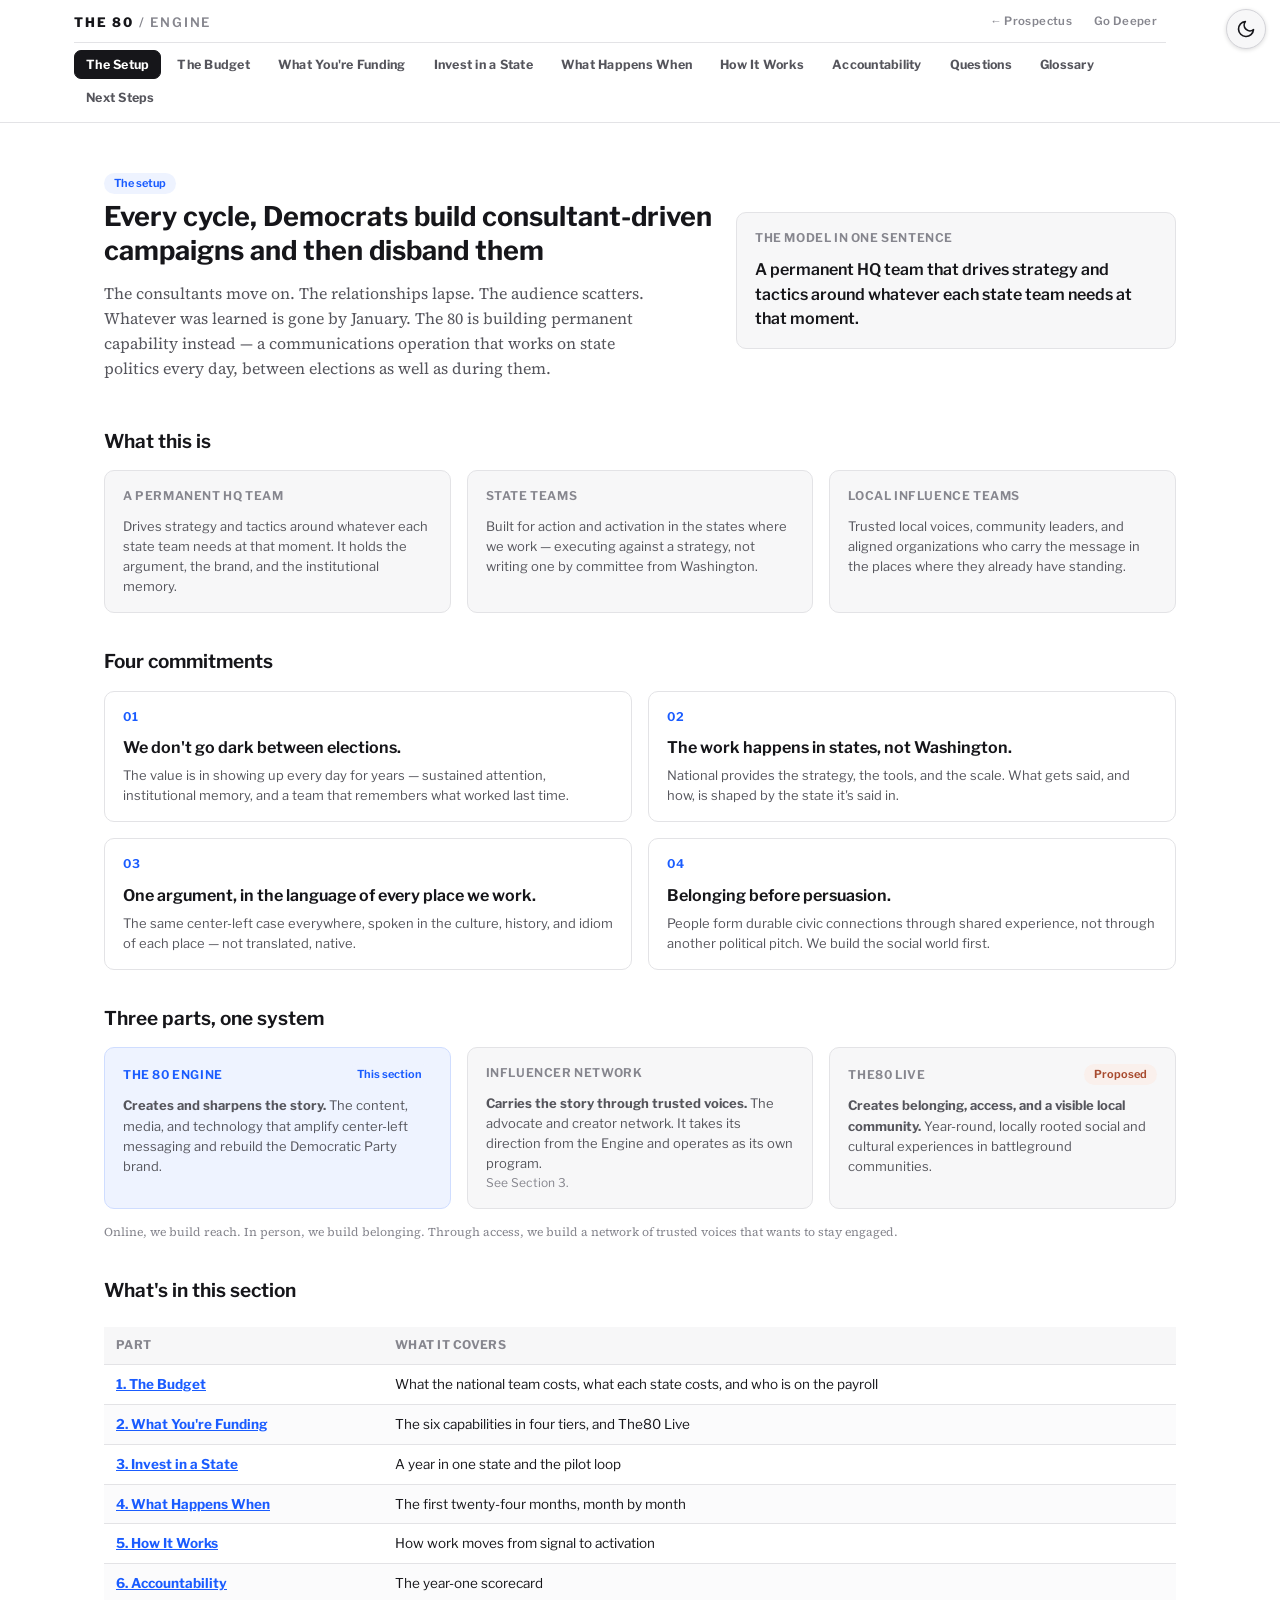
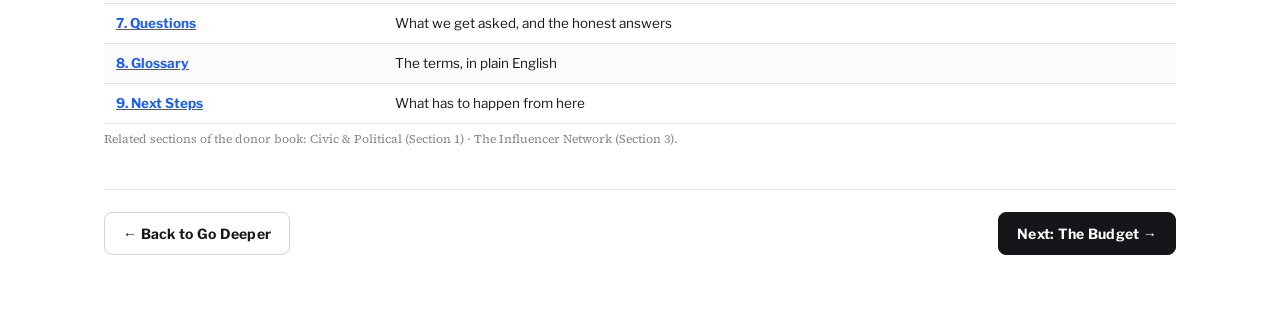
<file: engine/index.html>
<!DOCTYPE html>
<html lang="en">
<head>
<!-- THE 80 · theme init (must sit in <head>, before any CSS, to avoid a flash) -->
<script>(function(){try{var t=localStorage.getItem('the80-theme');if(t==='dark'||t==='light'){document.documentElement.setAttribute('data-theme',t);}}catch(e){}})();</script>
<meta charset="UTF-8">
<meta name="viewport" content="width=device-width, initial-scale=1.0">
<title>The 80 Engine</title>
<link rel="preconnect" href="https://fonts.googleapis.com">
<link rel="preconnect" href="https://fonts.gstatic.com" crossorigin>
<link rel="stylesheet" href="https://fonts.googleapis.com/css2?family=Libre+Franklin:ital,wght@0,400;0,500;0,600;0,700;0,800;1,400&family=Source+Serif+4:ital,opsz,wght@0,8..60,400;0,8..60,600;1,8..60,400&display=swap">
<style>
/* ===== THE 80 · SHARED DESIGN TOKENS — identical on every page ===== */
:root{
  color-scheme:light dark;
  --ground:#ffffff; --surface:#f7f7f8; --surface-2:#f0f0f2;
  --border:#e3e3e6; --border-2:#d3d3d8;
  --ink:#16161a; --ink-2:#55555c; --ink-3:#86868e;
  --accent:#1a5cff; --dem:#1a5cff; --gop:#c0392b;
  --accent-soft:#eef3ff; --accent-line:#cfddff;
  --terra:#a84b2f; --terra-soft:#faf0ec; --terra-line:#e8cdc2;
  --good:#0e7a3d; --good-soft:#ecf7f0; --good-line:#bfe5cd;
  --warn:#8a5a00; --warn-soft:#fdf4e3; --warn-line:#f0dcb0;
  --bad:#b3261e; --bad-soft:#fdeceb; --bad-line:#f3c1be;
  --gop-soft:#fbeeec; --gop-line:#efc9c3;
  --zebra:#fbfbfc; --grid:#e6e6ea; --bar-n:#9a9aa4;
  --r:10px; --maxw:1180px; --prose:66ch; --toggle-gutter:64px;
  --font-ui:"Libre Franklin",-apple-system,BlinkMacSystemFont,"Segoe UI",Helvetica,Arial,sans-serif;
  --font-body:"Source Serif 4","Iowan Old Style",Georgia,serif;
}
:root[data-theme="light"]{color-scheme:light}
:root[data-theme="dark"]{color-scheme:dark}
@media (prefers-color-scheme:dark){
  :root:not([data-theme="light"]){
    --ground:#141416; --surface:#1c1c1f; --surface-2:#232327;
    --border:#2e2e33; --border-2:#3b3b42;
    --ink:#f2f2f3; --ink-2:#a9a9b1; --ink-3:#7a7a83;
    --accent:#6f9bff; --dem:#6f9bff; --gop:#e8705f;
    --accent-soft:#16233f; --accent-line:#2c4478;
    --terra:#d9805c; --terra-soft:#2c1c16; --terra-line:#5a3325;
    --good:#4cbc7b; --good-soft:#12261a; --good-line:#245a38;
    --warn:#d9a441; --warn-soft:#2a2113; --warn-line:#5a4520;
    --bad:#ee7b72; --bad-soft:#2c1a17; --bad-line:#5a2f29;
    --gop-soft:#2c1a17; --gop-line:#5a2f29;
    --zebra:#19191c; --grid:#2b2b31; --bar-n:#7f7f8a;
  }
}
:root[data-theme="dark"]{
  --ground:#141416; --surface:#1c1c1f; --surface-2:#232327;
  --border:#2e2e33; --border-2:#3b3b42;
  --ink:#f2f2f3; --ink-2:#a9a9b1; --ink-3:#7a7a83;
  --accent:#6f9bff; --dem:#6f9bff; --gop:#e8705f;
  --accent-soft:#16233f; --accent-line:#2c4478;
  --terra:#d9805c; --terra-soft:#2c1c16; --terra-line:#5a3325;
  --good:#4cbc7b; --good-soft:#12261a; --good-line:#245a38;
  --warn:#d9a441; --warn-soft:#2a2113; --warn-line:#5a4520;
  --bad:#ee7b72; --bad-soft:#2c1a17; --bad-line:#5a2f29;
  --gop-soft:#2c1a17; --gop-line:#5a2f29;
  --zebra:#19191c; --grid:#2b2b31; --bar-n:#7f7f8a;
}
/* ===== THE 80 · theme toggle (top right, fixed) ===== */
.theme-toggle{
  position:fixed;top:calc(env(safe-area-inset-top,0px) + 9px);right:14px;z-index:1000;
  width:40px;height:40px;padding:0;border-radius:999px;
  border:1px solid var(--border-2);background:var(--surface);color:var(--ink);
  display:inline-flex;align-items:center;justify-content:center;cursor:pointer;
  box-shadow:0 1px 4px rgba(0,0,0,.14);
}
.theme-toggle:hover{border-color:var(--accent);color:var(--accent)}
.theme-toggle:focus-visible{outline:2px solid var(--accent);outline-offset:3px}
.theme-toggle svg{width:20px;height:20px;display:block}
.theme-toggle .i-sun{display:none}
.theme-toggle[data-mode="dark"] .i-sun{display:block}
.theme-toggle[data-mode="dark"] .i-moon{display:none}
@media print{.theme-toggle{display:none}}
/* ===== THE 80 · SHARED TOP BAR (identical look on every page) ===== */
html{scroll-behavior:smooth}
@media (prefers-reduced-motion:reduce){html{scroll-behavior:auto}*{animation:none!important;transition:none!important}}
body{background:var(--ground);color:var(--ink);font-family:var(--font-body);font-size:17px;line-height:1.62;-webkit-font-smoothing:antialiased}
h1,h2,h3,h4,nav,th,table,figcaption,.label,.tag,.ui{font-family:var(--font-ui)}
a{color:var(--accent)}
:focus-visible{outline:2px solid var(--accent);outline-offset:3px;border-radius:3px}
.topbar{
  position:sticky;top:env(safe-area-inset-top,0px);z-index:60;
  background:color-mix(in srgb,var(--ground) 92%,transparent);
  backdrop-filter:saturate(1.6) blur(10px);-webkit-backdrop-filter:saturate(1.6) blur(10px);
  border-bottom:1px solid var(--border);
}
.topbar .inner{max-width:var(--maxw);margin:0 auto;padding:9px var(--toggle-gutter) 9px 24px}
.topbar .barrow{display:flex;align-items:center;gap:16px;flex-wrap:wrap}
.topbar .barrow+.barrow,.topbar .barrow+nav,.topbar nav+.barrow{margin-top:7px;padding-top:7px;border-top:1px solid var(--border)}
.wordmark{font-family:var(--font-ui);font-weight:800;font-size:13px;letter-spacing:.14em;text-transform:uppercase;white-space:nowrap;color:var(--ink);text-decoration:none}
.wordmark span{color:var(--ink-3);font-weight:600}
.sitelinks{display:flex;gap:4px;margin-left:auto;flex-wrap:wrap}
.sitelinks a{font-family:var(--font-ui);font-size:11.5px;font-weight:600;letter-spacing:.03em;color:var(--ink-3);text-decoration:none;padding:4px 9px;border-radius:6px;white-space:nowrap}
.sitelinks a:hover{color:var(--accent);background:var(--accent-soft)}
/* section nav pills — same look as the prospectus group tabs */
.topbar nav{display:flex;gap:4px;flex-wrap:wrap;align-items:center}
.topbar nav button,.topbar nav a{
  font-family:var(--font-ui);font-size:12.5px;font-weight:700;letter-spacing:.02em;line-height:1.4;
  color:var(--ink-2);text-decoration:none;background:transparent;cursor:pointer;
  padding:5px 11px;border-radius:7px;white-space:nowrap;border:1px solid transparent;
}
.topbar nav button:hover,.topbar nav a:hover{color:var(--accent);background:var(--accent-soft)}
.topbar nav button.active,.topbar nav a.on,.topbar nav button[aria-selected="true"]{background:var(--ink);color:var(--ground);border-color:var(--ink)}
@media (max-width:640px){.topbar .inner{padding-left:14px}.topbar nav button,.topbar nav a{min-height:36px}}
/* legacy names used by this page, resolved at use-time so dark mode flows through */
:root{--bg:var(--ground);--text:var(--ink);--text-2:var(--ink-2);--text-3:var(--ink-3);--muted:var(--ink-2);--label:var(--ink-3);--green:var(--good);--green-soft:var(--good-soft);--red:var(--bad);--red-soft:var(--bad-soft);--amber:var(--warn);--amber-soft:var(--warn-soft);--radius:var(--r);--font:var(--font-body);--on-accent:#fff}
:root[data-theme="dark"]{--on-accent:#0b0b0d}
@media (prefers-color-scheme:dark){:root:not([data-theme="light"]){--on-accent:#0b0b0d}}

  * { box-sizing: border-box; margin: 0; padding: 0; }
  body { font-size: 16px; line-height: 1.55; }
  button, .tag, .stat, .inf-kpi-value, .inf-slider-value, .inf-total-strip, .tier, .phase-pill, .bigmonth, .card-title, .chip, .rchip, .tl-marks, summary, .step .t { font-family: var(--font-ui); }
  .card, .callout, .step .d, details, td, .inf-slider-hint, .slider-label { font-family: var(--font-ui); }
  .next-row { margin-top: 40px; padding-top: 22px; border-top: 1px solid var(--border); display: flex; gap: 10px; flex-wrap: wrap; justify-content: flex-end; }
  .next-btn { font-family: var(--font-ui); font-size: 14px; font-weight: 700; letter-spacing: .02em; color: var(--ground); background: var(--ink); border: 1px solid var(--ink); border-radius: 8px; padding: 10px 18px; cursor: pointer; text-decoration: none; display: inline-block; }
  .prev-btn { font-family: var(--font-ui); font-size: 14px; font-weight: 700; letter-spacing: .02em; color: var(--ink); background: transparent; border: 1px solid var(--border-2); border-radius: 8px; padding: 10px 18px; cursor: pointer; text-decoration: none; display: inline-block; margin-right: auto; }
  .prev-btn:hover { background: var(--accent-soft); color: var(--accent); border-color: var(--accent); }
  .next-btn:hover { background: var(--accent); border-color: var(--accent); color: var(--on-accent); }
  .next-btn.alt { background: transparent; color: var(--ink); border-color: var(--border-2); }
  .next-btn.alt:hover { background: var(--accent-soft); color: var(--accent); border-color: var(--accent); }
  .next-row.final { justify-content: flex-start; }
  main { max-width: 1120px; margin: 0 auto; padding: 32px 24px 80px; }
  section.page { display: none; }
  section.page.active { display: block; }
  h1 { font-size: 27px; line-height: 1.25; margin: 6px 0 14px; font-weight: 700; }
  h2 { font-size: 19px; margin: 34px 0 12px; font-weight: 650; }
  h3 { font-size: 16px; margin: 20px 0 6px; font-weight: 650; }
  p { margin: 0 0 12px; }
  .lead { color: var(--text-2); font-size: 16px; max-width: 70ch; }
  .small { font-size: 13px; color: var(--text-2); }
  .tiny { font-size: 12px; color: var(--text-3); }
  .grid { display: grid; gap: 16px; margin: 14px 0; }
  .g2 { grid-template-columns: 1fr 1fr; }
  .g3 { grid-template-columns: repeat(3, 1fr); }
  .g4 { grid-template-columns: repeat(4, 1fr); }
  @media (max-width: 860px) { .g2, .g3, .g4 { grid-template-columns: 1fr; } .grid[style] { grid-template-columns: 1fr !important; } }
  .card { background: var(--surface); border: 1px solid var(--border); border-radius: var(--radius); padding: 16px 18px; }
  .card.plain { background: var(--bg); }
  .card .card-title {
    font-size: 12px; font-weight: 650; text-transform: uppercase; letter-spacing: .05em;
    color: var(--text-3); margin-bottom: 10px;
    display: flex; justify-content: space-between; align-items: center; gap: 8px;
  }
  .tag {
    display: inline-block; font-size: 11px; font-weight: 650; padding: 2px 10px;
    border-radius: 999px; background: var(--accent-soft); color: var(--accent);
    text-transform: none; letter-spacing: 0;
  }
  .tag.dim { background: var(--surface-2); color: var(--text-2); }
  .tag.pend { background: var(--amber-soft); color: var(--amber); }
  .tag.new { background: var(--terra-soft); color: var(--terra); }
  ul.dash { list-style: none; margin: 6px 0; }
  ul.dash li { padding-left: 18px; position: relative; margin-bottom: 8px; }
  ul.dash li::before { content: "—"; position: absolute; left: 0; color: var(--text-3); }
  ul.dot { list-style: none; margin: 6px 0; }
  ul.dot li { padding-left: 18px; position: relative; margin-bottom: 8px; }
  ul.dot li::before { content: "•"; position: absolute; left: 0; color: var(--text-3); }
  ul.dot.tight li, ul.dash.tight li { margin-bottom: 4px; font-size: 13.5px; }
  ul.check { list-style: none; margin: 6px 0; }
  ul.check li { padding-left: 22px; position: relative; margin-bottom: 6px; font-size: 13.5px; }
  ul.check li::before { content: "✓"; position: absolute; left: 0; color: var(--green); font-weight: 700; }
  .table-wrap { overflow-x: auto; }
  table { width: 100%; border-collapse: collapse; margin: 10px 0 6px; font-size: 13.5px; }
  th, td { text-align: left; padding: 9px 12px; border-bottom: 1px solid var(--border); vertical-align: top; }
  th { font-size: 12px; text-transform: uppercase; letter-spacing: .04em; color: var(--text-3); background: var(--surface); }
  tr:not([class^="tone-"]):nth-child(even) td { background: var(--zebra); }
  td.num, th.num { text-align: right; font-variant-numeric: tabular-nums; }
  tr.tone-success td { background: var(--green-soft); }
  tr.tone-warning td { background: var(--amber-soft); }
  tr.tone-info td { background: var(--accent-soft); }
  tr.tone-success td:first-child { border-left: 3px solid var(--green); }
  tr.tone-warning td:first-child { border-left: 3px solid var(--amber); }
  tr.tone-info td:first-child { border-left: 3px solid var(--accent); }
  .callout { border-radius: var(--radius); padding: 14px 18px; margin: 18px 0; font-size: 14px; border: 1px solid var(--border); }
  .callout .callout-title { font-weight: 700; margin-bottom: 4px; }
  .callout.info { background: var(--accent-soft); border-color: var(--accent-line); }
  .callout.info .callout-title { color: var(--accent); }
  .callout.warning { background: var(--amber-soft); border-color: var(--warn-line); }
  .callout.warning .callout-title { color: var(--amber); }
  .callout.success { background: var(--green-soft); border-color: var(--good-line); }
  .callout.success .callout-title { color: var(--green); }
  .callout.terra { background: var(--terra-soft); border-color: var(--terra-line); }
  .callout.terra .callout-title { color: var(--terra); }
  .stat { text-align: left; }
  .stat .v { font-size: 24px; font-weight: 700; font-variant-numeric: tabular-nums; }
  .stat .v.accent { color: var(--accent); }
  .stat .l { font-size: 12px; color: var(--text-3); margin-top: 2px; }
  .step { display: flex; gap: 12px; margin-bottom: 16px; }
  .step .n {
    width: 28px; height: 28px; border-radius: 999px; background: var(--accent); color: var(--on-accent);
    display: flex; align-items: center; justify-content: center; font-size: 12px; font-weight: 650; flex-shrink: 0;
  }
  .step .t { font-weight: 650; }
  .step .d { font-size: 13px; color: var(--text-2); }
  a.jump { color: var(--accent); cursor: pointer; }
  hr { border: none; border-top: 1px solid var(--border); margin: 26px 0; }
  .footer-note { margin-top: 40px; padding-top: 16px; border-top: 1px solid var(--border); }
  .chips { display: flex; flex-wrap: wrap; gap: 6px; margin-top: 8px; }
  .chip { font-size: 12.5px; border: 1px solid var(--border); background: var(--bg); border-radius: 999px; padding: 3px 11px; }
  .tier { border-left: 3px solid var(--accent); padding-left: 14px; margin: 22px 0 8px; }
  .tier .tn { font-size: 11px; font-weight: 700; letter-spacing: .08em; text-transform: uppercase; color: var(--accent); }
  .tier .td { font-size: 13px; color: var(--text-2); }
  .tl-marks { display: flex; justify-content: space-between; font-size: 11px; color: var(--text-3); margin-top: 2px; }
  .phase-pill { display: inline-block; font-size: 11px; font-weight: 700; letter-spacing: .05em; text-transform: uppercase; padding: 3px 10px; border-radius: 999px; background: var(--accent); color: var(--on-accent); }
  .bigmonth { font-size: 32px; font-weight: 700; font-variant-numeric: tabular-nums; line-height: 1.1; }
  details { border: 1px solid var(--border); border-radius: var(--radius); padding: 10px 14px; margin-bottom: 8px; background: var(--surface); }
  details summary { cursor: pointer; font-weight: 650; font-size: 14px; }
  details[open] summary { margin-bottom: 8px; }
  input[type="range"]:not(.inf-slider) { width: 100%; accent-color: var(--accent); margin: 6px 0; }
  .slider-label { display: flex; justify-content: space-between; align-items: baseline; font-size: 14px; margin-top: 14px; gap: 10px; }
  .slider-label .val { font-weight: 700; color: var(--accent); font-variant-numeric: tabular-nums; }
  .presets { display: flex; gap: 8px; flex-wrap: wrap; margin: 8px 0 4px; }
  .presets button {
    border: 1px solid var(--border); background: var(--surface); color: var(--text-2);
    border-radius: 999px; padding: 5px 14px; font-size: 13px; cursor: pointer; font-family: var(--font-ui);
  }
  .presets button:hover { border-color: var(--accent); color: var(--accent); }
  .presets button.active { background: var(--accent); border-color: var(--accent); color: var(--on-accent); }

  /* ---- budget model, after the Organizers-tab pattern ---- */
  .inf-presets { display: flex; gap: 10px; flex-wrap: wrap; margin-bottom: 22px; }
  .inf-preset {
    padding: 10px 18px; border: 1px solid var(--border); border-radius: 999px; background: transparent;
    color: var(--text-3); font-size: 14px; font-weight: 500; cursor: pointer; font-family: var(--font-ui);
    transition: background .15s, border-color .15s, color .15s;
  }
  .inf-preset:hover { border-color: var(--accent); color: var(--accent); }
  .inf-preset.active { background: var(--accent); border-color: var(--accent); color: var(--on-accent); }
  .inf-inputs { padding: 22px 24px 20px; border: 1px solid var(--border); border-radius: 12px; background: var(--surface); }
  .inf-inputs-head { display: flex; justify-content: space-between; align-items: center; margin-bottom: 18px; }
  .inf-inputs-kicker { font-size: 13px; font-weight: 700; letter-spacing: .16em; text-transform: uppercase; color: var(--text-3); }
  .inf-inputs-live { font-size: 12px; color: var(--accent); font-weight: 500; }
  .inf-slider-row + .inf-slider-row { margin-top: 18px; padding-top: 18px; border-top: 1px solid var(--border); }
  .inf-slider-label { display: flex; justify-content: space-between; align-items: baseline; font-size: 17px; color: var(--text); font-weight: 500; margin-bottom: 8px; gap: 12px; }
  .inf-slider-value { font-size: 20px; font-weight: 800; color: var(--accent); font-variant-numeric: tabular-nums; letter-spacing: -.01em; white-space: nowrap; }
  .inf-slider { -webkit-appearance: none; appearance: none; width: 100%; height: 6px; background: var(--border); border-radius: 3px; outline: none; margin: 4px 0 8px; }
  .inf-slider::-webkit-slider-runnable-track { height: 6px; border-radius: 3px; background: transparent; }
  .inf-slider::-webkit-slider-thumb {
    -webkit-appearance: none; appearance: none; width: 18px; height: 18px; border-radius: 50%;
    background: var(--accent); border: 2px solid var(--surface); box-shadow: 0 1px 3px rgba(0,0,0,.15);
    margin-top: -6px; cursor: pointer;
  }
  .inf-slider::-moz-range-thumb { width: 16px; height: 16px; border-radius: 50%; background: var(--accent); border: 2px solid var(--surface); cursor: pointer; }
  .inf-slider-hint { font-size: 12px; line-height: 1.5; color: var(--text-3); margin: 4px 0 0; }
  .inf-reset-row { display: flex; justify-content: flex-end; gap: 8px; margin-top: 18px; padding-top: 14px; border-top: 1px solid var(--border); }
  .inf-reset-btn, .inf-fill-btn {
    border: 1px solid var(--border); border-radius: 999px; color: var(--text-2); font-size: 12px; font-weight: 500;
    cursor: pointer; padding: 6px 14px; font-family: var(--font-ui); transition: background .15s, border-color .15s, color .15s;
  }
  .inf-reset-btn { background: var(--accent-soft); }
  .inf-reset-btn:hover { background: var(--accent-line); border-color: var(--accent); color: var(--accent); }
  .inf-fill-btn { background: var(--terra-soft); }
  .inf-fill-btn:hover { background: var(--terra-line); border-color: var(--terra); color: var(--terra); }
  .inf-kpis { display: grid; grid-template-columns: repeat(3, minmax(0,1fr)); gap: 16px; margin-top: 22px; }
  .inf-kpis.inf-kpis-4 { grid-template-columns: repeat(4, minmax(0,1fr)); }
  @media (max-width: 1000px) { .inf-kpis.inf-kpis-4 { grid-template-columns: repeat(2, minmax(0,1fr)); } }
  @media (max-width: 860px) { .inf-kpis, .inf-kpis.inf-kpis-4 { grid-template-columns: 1fr; } }
  .inf-total-strip {
    display: flex; justify-content: space-between; align-items: center; gap: 16px;
    margin-top: 16px; padding: 18px 24px; border-radius: 10px;
    border: 1px solid var(--accent-line); background: var(--accent-soft);
  }
  .inf-total-strip .its-l { font-size: 13px; font-weight: 700; letter-spacing: .14em; text-transform: uppercase; color: var(--accent); }
  .inf-total-strip .its-v { font-size: 46px; font-weight: 800; line-height: 1; color: var(--accent); font-variant-numeric: tabular-nums; letter-spacing: -.02em; }
  @media (max-width: 500px) { .inf-total-strip .its-v { font-size: 34px; } }
  .inf-kpi { padding: 20px 22px 16px; border: 1px solid var(--border); border-radius: 10px; background: var(--surface); }
  .inf-kpi-value { font-size: 40px; font-weight: 800; line-height: 1; color: var(--text); letter-spacing: -.02em; margin: 0 0 10px; font-variant-numeric: tabular-nums; }
  @media (max-width: 500px) { .inf-kpi-value { font-size: 32px; } }
  .inf-kpi-label { font-size: 14px; line-height: 1.4; color: var(--text-2); margin: 0; }
  .inf-kpi-total { border-color: var(--accent-line); background: var(--accent-soft); }
  .inf-kpi-total .inf-kpi-value { color: var(--accent); }
  .inf-table-wrap { border: 1px solid var(--border); border-radius: 10px; background: var(--surface); overflow-x: auto; }
  table.inf-table { width: 100%; border-collapse: collapse; font-variant-numeric: tabular-nums; margin: 0; }
  .inf-table thead th { font-size: 11px; font-weight: 700; letter-spacing: .1em; text-transform: uppercase; color: var(--text-3); text-align: left; padding: 14px 18px; border-bottom: 1px solid var(--border); background: transparent; }
  .inf-table thead th.num { text-align: right; }
  .inf-table tbody th { font-size: 14px; font-weight: 500; text-align: left; padding: 14px 18px; color: var(--text); border-top: 1px solid var(--border); background: transparent; text-transform: none; letter-spacing: 0; }
  .inf-table tbody td { font-size: 13px; padding: 14px 18px; color: var(--text-2); border-top: 1px solid var(--border); border-bottom: none; background: transparent; }
  .inf-table tbody td.num { text-align: right; color: var(--text); font-weight: 500; }
  .inf-table tbody tr.inf-table-total th, .inf-table tbody tr.inf-table-total td { font-weight: 700; color: var(--text); background: var(--accent-soft); }
  .inf-table tbody tr.dimmed th, .inf-table tbody tr.dimmed td { opacity: .45; }
  .roster { margin-top: 22px; }
  .roster.off { display: none; }
  .roster-group { margin-bottom: 14px; }
  .roster-group .rg-h { font-size: 11px; font-weight: 700; letter-spacing: .08em; text-transform: uppercase; color: var(--text-3); margin-bottom: 6px; }
  .roster-chips { display: flex; flex-wrap: wrap; gap: 6px; }
  .rchip { font-size: 12.5px; border: 1px solid var(--border); background: var(--bg); border-radius: 999px; padding: 4px 12px; }
  .rchip b { font-variant-numeric: tabular-nums; color: var(--text-2); font-weight: 600; }

/* TOPBAR-MOBILE: a wrapped 10-tab bar is too tall to pin on a phone */
@media (max-width:640px){.topbar{position:static}}
</style>
</head>
<body>
<!-- THE 80 · theme toggle: place immediately after <body> -->
<button type="button" class="theme-toggle" id="theme-toggle" data-mode="light" aria-label="Switch to dark mode" title="Switch to dark mode">
  <svg class="i-moon" viewBox="0 0 24 24" fill="none" stroke="currentColor" stroke-width="2" stroke-linecap="round" stroke-linejoin="round" aria-hidden="true"><path d="M21 12.8A9 9 0 1 1 11.2 3a7 7 0 0 0 9.8 9.8z"/></svg>
  <svg class="i-sun" viewBox="0 0 24 24" fill="none" stroke="currentColor" stroke-width="2" stroke-linecap="round" stroke-linejoin="round" aria-hidden="true"><circle cx="12" cy="12" r="4"/><path d="M12 2v2M12 20v2M4.9 4.9l1.4 1.4M17.7 17.7l1.4 1.4M2 12h2M20 12h2M4.9 19.1l1.4-1.4M17.7 6.3l1.4-1.4"/></svg>
</button>

<div class="topbar"><div class="inner">
  <div class="barrow">
    <a class="wordmark" href="../#book">The 80 <span>/ Engine</span></a>
    <span class="sitelinks"><a href="../#book">&larr; Prospectus</a><a href="../#godeeper">Go Deeper</a></span>
  </div>
  <nav id="nav"></nav>
</div></div>

<main>

<!-- ============ THE SETUP ============ -->
<section class="page active" id="setup">
  <div class="grid" style="grid-template-columns: 1.4fr 1fr; align-items: center;">
    <div>
      <span class="tag">The setup</span>
      <h1>Every cycle, Democrats build consultant-driven campaigns and then disband them</h1>
      <p class="lead">The consultants move on. The relationships lapse. The audience scatters. Whatever was learned is gone by January. The 80 is building permanent capability instead — a communications operation that works on state politics every day, between elections as well as during them.</p>
    </div>
    <div class="card">
      <div class="card-title">The model in one sentence</div>
      <p style="font-weight:600; margin-bottom:0;">A permanent HQ team that drives strategy and tactics around whatever each state team needs at that moment.</p>
    </div>
  </div>


  <h2>What this is</h2>
  <div class="grid g3">
    <div class="card">
      <div class="card-title">A permanent HQ team</div>
      <p class="small" style="margin-bottom:0;">Drives strategy and tactics around whatever each state team needs at that moment. It holds the argument, the brand, and the institutional memory.</p>
    </div>
    <div class="card">
      <div class="card-title">State teams</div>
      <p class="small" style="margin-bottom:0;">Built for action and activation in the states where we work — executing against a strategy, not writing one by committee from Washington.</p>
    </div>
    <div class="card">
      <div class="card-title">Local influence teams</div>
      <p class="small" style="margin-bottom:0;">Trusted local voices, community leaders, and aligned organizations who carry the message in the places where they already have standing.</p>
    </div>
  </div>

  <h2>Four commitments</h2>
  <div class="grid g2">
    <div class="card plain" style="border:1px solid var(--border);">
      <div class="card-title" style="color:var(--accent);">01</div>
      <p style="font-weight:650; margin-bottom:4px;">We don't go dark between elections.</p>
      <p class="small" style="margin-bottom:0;">The value is in showing up every day for years — sustained attention, institutional memory, and a team that remembers what worked last time.</p>
    </div>
    <div class="card plain" style="border:1px solid var(--border);">
      <div class="card-title" style="color:var(--accent);">02</div>
      <p style="font-weight:650; margin-bottom:4px;">The work happens in states, not Washington.</p>
      <p class="small" style="margin-bottom:0;">National provides the strategy, the tools, and the scale. What gets said, and how, is shaped by the state it's said in.</p>
    </div>
    <div class="card plain" style="border:1px solid var(--border);">
      <div class="card-title" style="color:var(--accent);">03</div>
      <p style="font-weight:650; margin-bottom:4px;">One argument, in the language of every place we work.</p>
      <p class="small" style="margin-bottom:0;">The same center-left case everywhere, spoken in the culture, history, and idiom of each place — not translated, native.</p>
    </div>
    <div class="card plain" style="border:1px solid var(--border);">
      <div class="card-title" style="color:var(--accent);">04</div>
      <p style="font-weight:650; margin-bottom:4px;">Belonging before persuasion.</p>
      <p class="small" style="margin-bottom:0;">People form durable civic connections through shared experience, not through another political pitch. We build the social world first.</p>
    </div>
  </div>

  <h2>Three parts, one system</h2>
  <div class="grid g3">
    <div class="card" style="background: var(--accent-soft); border-color:var(--accent-line);">
      <div class="card-title" style="color:var(--accent);">The 80 Engine <span class="tag">This section</span></div>
      <p class="small" style="margin-bottom:0;"><strong>Creates and sharpens the story.</strong> The content, media, and technology that amplify center-left messaging and rebuild the Democratic Party brand.</p>
    </div>
    <div class="card">
      <div class="card-title">Influencer Network</div>
      <p class="small" style="margin-bottom:0;"><strong>Carries the story through trusted voices.</strong> The advocate and creator network. It takes its direction from the Engine and operates as its own program.</p>
      <p class="tiny" style="margin-bottom:0;">See Section 3.</p>
    </div>
    <div class="card">
      <div class="card-title">The80 Live <span class="tag new">Proposed</span></div>
      <p class="small" style="margin-bottom:0;"><strong>Creates belonging, access, and a visible local community.</strong> Year-round, locally rooted social and cultural experiences in battleground communities.</p>
    </div>
  </div>
  <p class="tiny">Online, we build reach. In person, we build belonging. Through access, we build a network of trusted voices that wants to stay engaged.</p>

  <h2>What's in this section</h2>
  <div class="table-wrap">
    <table>
      <thead><tr><th style="width:26%;">Part</th><th>What it covers</th></tr></thead>
      <tbody>
        <tr><td><a class="jump" href="#budget"><strong>1. The Budget</strong></a></td><td>What the national team costs, what each state costs, and who is on the payroll</td></tr>
        <tr><td><a class="jump" href="#what"><strong>2. What You're Funding</strong></a></td><td>The six capabilities in four tiers, and The80 Live</td></tr>
        <tr><td><a class="jump" href="#state"><strong>3. Invest in a State</strong></a></td><td>A year in one state and the pilot loop</td></tr>
        <tr><td><a class="jump" href="#timeline"><strong>4. What Happens When</strong></a></td><td>The first twenty-four months, month by month</td></tr>
        <tr><td><a class="jump" href="#how"><strong>5. How It Works</strong></a></td><td>How work moves from signal to activation</td></tr>
        <tr><td><a class="jump" href="#proof"><strong>6. Accountability</strong></a></td><td>The year-one scorecard</td></tr>
        <tr><td><a class="jump" href="#questions"><strong>7. Questions</strong></a></td><td>What we get asked, and the honest answers</td></tr>
        <tr><td><a class="jump" href="#glossary"><strong>8. Glossary</strong></a></td><td>The terms, in plain English</td></tr>
        <tr><td><a class="jump" href="#next"><strong>9. Next Steps</strong></a></td><td>What has to happen from here</td></tr>
      </tbody>
    </table>
  </div>
  <p class="tiny">Related sections of the donor book: Civic &amp; Political (Section 1) · The Influencer Network (Section 3).</p>
  <div class="next-row"><button type="button" class="next-btn" data-next="budget">Next: The Budget &rarr;</button></div>
</section>

<!-- ============ BUDGET ============ -->
<section class="page" id="budget">
  <span class="tag">The budget</span>
  <h1>What it costs to build The 80 Engine</h1>
  <p class="lead">Move the slider to build the organization one step at a time. Each state brings a director and a full creative team. The last step adds the national team that runs across all of them. These figures are people only — salaries and benefits.</p>


  <div class="inf-presets" id="bud-presets">
    <button class="inf-preset" data-bud="0" type="button">Nothing yet</button>
    <button class="inf-preset" data-bud="1" type="button">One state</button>
    <button class="inf-preset" data-bud="6" type="button">Six states</button>
    <button class="inf-preset active" data-bud="7" type="button">Full deployment</button>
  </div>

  <div class="inf-inputs">
    <div class="inf-inputs-head">
      <span class="inf-inputs-kicker">Inputs</span>
      <span class="inf-inputs-live">Live model</span>
    </div>

    <div class="inf-slider-row">
      <div class="inf-slider-label">
        <span>Build the organization</span>
        <span class="inf-slider-value" id="bud-step-val">6 states + national team</span>
      </div>
      <input type="range" id="bud-step" min="0" max="7" step="1" value="7" class="inf-slider">
      <div class="tl-marks" style="margin-top:6px;">
        <span>Nothing</span><span>1</span><span>2</span><span>3</span><span>4</span><span>5</span><span>6 states</span><span>+ National</span>
      </div>
      <p class="inf-slider-hint">Start at nothing. Add one state, then another, up to six — each adds $1.25M for a state director and a seven-person contract creative team. The final step adds the national team at $3.165M, which supports all six states.</p>
    </div>

    <div class="inf-reset-row">
      <button id="bud-reset" class="inf-reset-btn" type="button">Snap to zero</button>
      <button id="bud-fill" class="inf-fill-btn" type="button">Snap to full</button>
    </div>
  </div>

  <div class="inf-kpis inf-kpis-4">
    <div class="inf-kpi">
      <p class="inf-kpi-value" id="bud-k2-v">$1.5M</p>
      <p class="inf-kpi-label" id="bud-k2-l">State directors — 6 × $250K</p>
    </div>
    <div class="inf-kpi">
      <p class="inf-kpi-value" id="bud-k3-v">$5.9M</p>
      <p class="inf-kpi-label" id="bud-k3-l">Contract creative teams — 6 × $984K</p>
    </div>
    <div class="inf-kpi">
      <p class="inf-kpi-value" id="bud-k4-v">$84K</p>
      <p class="inf-kpi-label" id="bud-k4-l">Healthcare &amp; benefits — 6 directors</p>
    </div>
    <div class="inf-kpi">
      <p class="inf-kpi-value" id="bud-k1-v">$3.165M</p>
      <p class="inf-kpi-label" id="bud-k1-l">National team — 16 full-time roles</p>
    </div>
  </div>

  <div class="inf-total-strip">
    <span class="its-l">Total annual</span>
    <span class="its-v" id="bud-tot-v">$10.65M</span>
  </div>

  <h2>Line items at current settings</h2>
  <div class="inf-table-wrap">
    <table class="inf-table">
      <thead>
        <tr><th>Line</th><th>Basis</th><th class="num">Annual cost</th></tr>
      </thead>
      <tbody>
        <tr id="bud-r-dir"><th scope="row">State directors</th><td id="bud-li-dir">6 × $250K salary — one per state</td><td class="num" id="bud-li-dir-v">$1.5M</td></tr>
        <tr id="bud-r-con"><th scope="row">Contract creative teams (1099)</th><td id="bud-li-con">6 × $984K — seven roles per state at $82K per month</td><td class="num" id="bud-li-con-v">$5.9M</td></tr>
        <tr id="bud-r-ben"><th scope="row">Healthcare &amp; benefits</th><td id="bud-li-ben">6 × $14K — state directors. 1099 contractors carry their own.</td><td class="num" id="bud-li-ben-v">$84K</td></tr>
        <tr id="bud-r-nat"><th scope="row">National team</th><td id="bud-li-nat">16 full-time roles — leadership, strategy, operations and the national creative team</td><td class="num" id="bud-li-nat-v">$3.165M</td></tr>
        <tr class="inf-table-total"><th scope="row">Total</th><td id="bud-li-note">People only — salaries and benefits</td><td class="num" id="bud-li-tot-v">$10.65M</td></tr>
      </tbody>
    </table>
  </div>

  <div class="roster" id="bud-roster">
    <h2 style="margin-top:26px;">The national team</h2>
    <p class="small">Who is working on this the day investors commit.</p>
    <div class="roster-group">
      <div class="rg-h">Leadership</div>
      <div class="roster-chips">
        <span class="rchip">CEO <b>$500K</b></span>
        <span class="rchip">Chief Creative Officer <b>$400K</b></span>
        <span class="rchip">Executive Support <b>$65K</b></span>
      </div>
    </div>
    <div class="roster-group">
      <div class="rg-h">Strategy, operations and state relationships</div>
      <div class="roster-chips">
        <span class="rchip">Head of Research &amp; Narrative Strategy <b>$230K</b></span>
        <span class="rchip">Head of Media &amp; Technology <b>$200K</b></span>
        <span class="rchip">Head of State Client Management <b>$200K</b></span>
        <span class="rchip">Director of Finance <b>$170K</b></span>
        <span class="rchip">Director of Operations <b>$150K</b></span>
        <span class="rchip">Project Manager <b>$120K</b></span>
      </div>
    </div>
    <div class="roster-group">
      <div class="rg-h">National creative team</div>
      <div class="roster-chips">
        <span class="rchip">Senior Writer <b>$230K</b></span>
        <span class="rchip">Senior Art Director <b>$230K</b></span>
        <span class="rchip">Senior Content / Video Creator <b>$180K</b></span>
        <span class="rchip">Mid-Level Writer <b>$150K</b></span>
        <span class="rchip">Mid-Level Designer <b>$150K</b></span>
        <span class="rchip">Mid-Level Content / Video Creator <b>$100K</b></span>
        <span class="rchip">Social Media Manager <b>$100K</b></span>
      </div>
    </div>
    <p class="tiny">All full-time roles are W2 and fully remote. Figures shown are base salary.</p>
  </div>

  <h2>Who the people are in each state, and what they do</h2>
  <p class="small">Every state funded gets the same eight people. The director is a full-time employee; the creative team is contracted, which is what lets a state scale up around a moment and back down afterwards.</p>
  <div class="table-wrap">
    <table>
      <thead><tr><th>Role</th><th>What they do</th><th>Basis</th><th class="num">Annual</th></tr></thead>
      <tbody>
        <tr class="tone-info"><td><strong>State Director</strong></td><td>Owns the state. Holds the relationships with local leaders, partners and candidates, turns state needs into briefs, runs the team, and is accountable for what happens in that state.</td><td>W2 · $250,000 salary</td><td class="num">$250,000</td></tr>
        <tr><td>Senior Writer</td><td>Sets the words. Writes the state narrative, message pillars, op-eds, scripts and the language everyone else works from.</td><td>1099 · $15,000 / month</td><td class="num">$180,000</td></tr>
        <tr><td>Senior Art Director</td><td>Sets the look. Owns the visual system for the state so the work reads as local rather than national material with a state name dropped in.</td><td>1099 · $15,000 / month</td><td class="num">$180,000</td></tr>
        <tr><td>Senior Content / Video Creator</td><td>Makes the highest-value video and audio — the pieces built to travel, and the material creators use in their own voice.</td><td>1099 · $15,000 / month</td><td class="num">$180,000</td></tr>
        <tr><td>Mid-Level Writer</td><td>Carries the daily volume. Social copy, rapid response, partner toolkits, and the continuous editorial drumbeat.</td><td>1099 · $10,000 / month</td><td class="num">$120,000</td></tr>
        <tr><td>Mid-Level Designer</td><td>Produces against the system — graphics, templates, partner assets, and everything that has to ship this week.</td><td>1099 · $10,000 / month</td><td class="num">$120,000</td></tr>
        <tr><td>Mid-Level Content / Video Creator</td><td>Shoots and edits the steady supply of short-form video and on-the-ground content from events and communities.</td><td>1099 · $10,000 / month</td><td class="num">$120,000</td></tr>
        <tr><td>Social Media Manager</td><td>Runs the channels day to day. Publishes, listens, engages, flags what needs a response, and reports what landed.</td><td>1099 · $7,000 / month</td><td class="num">$84,000</td></tr>
        <tr><td>Healthcare &amp; benefits</td><td>Employer-paid medical, dental and vision for the state director. Contractors carry their own.</td><td>1 × $14,000</td><td class="num">$14,000</td></tr>
        <tr class="tone-success"><td><strong>Total per state</strong></td><td>Eight people, working the state continuously</td><td></td><td class="num"><strong>$1,248,000</strong></td></tr>
      </tbody>
    </table>
  </div>

  <div class="callout terra">
    <div class="callout-title">What these figures do not include</div>
    Software, travel and equipment · paid media and advertising · The80 Live event production · candidate travel · legal retainers and compliance counsel · polling and primary research · office space. Advocate and creator program costs sit with the Influencer Network in Section 3. <strong>These numbers are the people who do the work, not the money they put behind it.</strong>
  </div>

  <p class="tiny">Source: The 80 Engine 2027 staff plan. The state director's fully loaded cost including software, equipment and travel is $274,600; the people-only figure shown here is $264,000. Change any assumption in the workbook and these figures move with it.</p>
  <div class="next-row"><button type="button" class="next-btn" data-next="what">Next: What You&rsquo;re Funding &rarr;</button></div>
</section>

<!-- ============ WHAT YOU'RE FUNDING ============ -->
<section class="page" id="what">
  <span class="tag">What you're funding</span>
  <h1>Research, strategy, creative and design, tactics and operations</h1>
  <p class="lead">Six capabilities in four tiers. Everything the operation can be asked to do sits in one of them.</p>


  <div class="tier">
    <div class="tn">Research</div>
    <div class="td">What's actually true in a place, and whether we're gaining ground.</div>
  </div>
  <div class="card">
    <div class="card-title">01 — Research &amp; Intelligence</div>
    <p class="small" style="margin-bottom:0;">Audience and cultural intelligence, message testing, and brand tracking. Establishes the baseline at the start so movement can be proved later.</p>
  </div>

  <div class="tier">
    <div class="tn">Strategy</div>
    <div class="td">The argument, and the words everyone uses to make it.</div>
  </div>
  <div class="card">
    <div class="card-title">02 — Narrative &amp; Communications Strategy</div>
    <p class="small" style="margin-bottom:0;">Turns research into the actual case — culture strategy, positioning, narrative systems and messaging, and the toolkits partners and candidates work from.</p>
  </div>

  <div class="tier">
    <div class="tn">Tactics</div>
    <div class="td">How the argument looks and feels where it lands.</div>
  </div>
  <div class="card">
    <div class="card-title">03 — Regionally Distinctive Creative &amp; Design</div>
    <p class="small" style="margin-bottom:0;">Campaign platforms, creative concepts, identity systems, and creative direction — built so the work reads as local rather than national material with a state name dropped in.</p>
  </div>

  <div class="tier">
    <div class="tn">Operations</div>
    <div class="td">Getting it made, getting it out, and getting people together.</div>
  </div>
  <div class="grid g3">
    <div class="card">
      <div class="card-title">04 — Content &amp; Production</div>
      <p class="small" style="margin-bottom:0;">The continuous supply of video, audio, images, and social content — including material shaped for creators to use in their own voice. Plus editorial and rapid response.</p>
    </div>
    <div class="card">
      <div class="card-title">05 — Digital &amp; Live Experiences and Activation</div>
      <p class="small" style="margin-bottom:0;">Putting the story into the physical world — experiential activations, community engagement, partnerships, and events people show up to. This is where <strong>The80 Live</strong> sits.</p>
    </div>
    <div class="card">
      <div class="card-title">06 — Media &amp; Technology</div>
      <p class="small" style="margin-bottom:0;">Distribution and measurement — social strategy, audience targeting, media planning and buying, optimization, and analytics.</p>
    </div>
  </div>

  <h2>The80 Live <span class="tag new">Proposed extension</span></h2>
  <p class="lead" style="font-size:15px;">The80 Live is the state-based live experience platform of The 80. It creates year-round, locally rooted social and cultural experiences that build belonging, surface trusted voices, and strengthen civic norms in battleground communities.</p>
  <p class="small"><em>Belonging before persuasion. Human connection before mobilization.</em> People are more likely to form durable civic connections through shared experience than through another political pitch. The aim is a richer, more welcoming, big-tent social world around the center-left — one that reflects the proposition that we agree on more than we do not.</p>

  <div class="grid g2">
    <div class="card">
      <div class="card-title">The80 Community <span class="tag dim">Public</span></div>
      <p class="small">Broad, public-facing, locally rooted events designed to create connection without a hard political ask.</p>
      <ul class="dot tight">
        <li>Fairs, neighborhood gatherings, community days, music, food, dancing, local festivals, family events, maker and cultural experiences</li>
        <li>Programming shaped by local customs, venues, artists, creators, civic groups, and community traditions</li>
        <li>No solicitation and no heavy pitch — the event should be worth attending on its own merits</li>
        <li>Civic and educational programming can be incorporated where appropriate, without turning the gathering into a seminar</li>
      </ul>
      <p class="tiny" style="margin-bottom:0;">The emotional objective is to make civic life feel social, normal, generous, and welcoming.</p>
    </div>
    <div class="card">
      <div class="card-title">The80 Access <span class="tag dim">Invitation only</span></div>
      <p class="small">Curated experiences that deepen relationships with the influencer, creator, activist, ambassador, and trusted-voice network.</p>
      <ul class="dot tight">
        <li>Candidate conversations, creator briefings, small dinners, private salons, backstage gatherings, policy briefings, early access to emerging leaders</li>
        <li>More explicitly tied to political objectives and, where appropriate, candidate-specific activity</li>
        <li>The value is not content or compensation — it is access, community, status, information, relationships, and experiences</li>
        <li>Participants speak in their own voice rather than functioning as scripted surrogates</li>
      </ul>
      <p class="tiny" style="margin-bottom:0;">This turns the influencer platform from a CRM into a real community.</p>
    </div>
  </div>

  <div class="callout info">
    <div class="callout-title">The80 Moments — where the two meet</div>
    In some states a larger cultural moment can combine both lanes: a public event or festival with a separate invitation-only experience layered around it. A state fair weekend with public programming plus a private creator and candidate gathering. A music-and-manufacturing weekend with public events and a creator dinner. A recurring evening series with a public cultural gathering and a private salon. The public experience builds community; the private experience deepens relationships; creators generate content; the Engine amplifies what comes out of the whole ecosystem.
  </div>

  <p class="small"><strong>The operating distinction:</strong> community events build the movement; access events activate and deepen the network. The two sit under one brand while keeping separate objectives, audiences, and compliance treatment — with entity structure designed in from the outset rather than solved after events are conceived.</p>

  <h3>Who leads it</h3>
  <div class="grid g2">
    <div class="card plain" style="border:1px solid var(--border);">
      <div class="card-title">Head of Live, Culture &amp; Community <span class="tag new">Proposed</span></div>
      <p class="small">Owns the national concept, brand, standards, playbooks, and calendar logic. Integrates live programming with the Engine, the influencer network, and Civic &amp; Political. Builds partnership and sponsorship frameworks and repeatable formats. Recruits and coaches state leads while preserving local autonomy.</p>
      <p class="tiny" style="margin-bottom:0;"><strong>Profile:</strong> not primarily a political operative — a cultural producer, movement builder, experiential strategist, festival operator, or hospitality executive who understands politics but knows how to create social gravity.</p>
    </div>
    <div class="card plain" style="border:1px solid var(--border);">
      <div class="card-title">State Executive Producer <span class="tag new">Proposed</span></div>
      <p class="small">Owns the state's live calendar and cultural partnerships. Produces events shaped by local customs, communities, artists, venues, food, music, and civic life. Builds relationships with local creators, organizers, and community leaders. Treats energy, repeat participation, and local relevance as core performance measures.</p>
      <p class="tiny" style="margin-bottom:0;"><strong>Profile:</strong> need not come from campaigns — a strong candidate might come from a music festival, cultural institution, hospitality group, experiential agency, local media company, or community organization.</p>
    </div>
  </div>

  <div class="callout info">
    <div class="callout-title">The Influence 80 Platform</div>
    Advocates, community voices, and influencers, supported by custom-built technology that gives them access and distribution support and measures participation across the election map. The Engine sets the direction; the platform runs as its own program. <strong>See Section 3.</strong>
  </div>
  <div class="next-row"><button type="button" class="next-btn" data-next="state">Next: Invest in a State &rarr;</button></div>
</section>

<!-- ============ INVEST IN A STATE ============ -->
<section class="page" id="state">
  <span class="tag">Invest in a state</span>
  <h1>What a year in one state looks like</h1>
  <p class="lead">The most concrete version of where money goes: one state, one director, a full creative team, and a year of continuous work.</p>


  <div class="grid g3">
    <div class="stat"><div class="v accent">$1.25M</div><div class="l">Annual cost of one state</div></div>
    <div class="stat"><div class="v">8</div><div class="l">People working the state</div></div>
    <div class="stat"><div class="v">12</div><div class="l">Months of continuous work</div></div>
  </div>

  <div class="grid" style="grid-template-columns: 1.1fr 1fr;">
    <div class="card">
      <div class="card-title">Who your investment puts on the ground</div>
      <ul class="check">
        <li><strong>State Director</strong> — owns the state, the relationships, and the plan</li>
        <li>Senior Writer</li>
        <li>Senior Art Director</li>
        <li>Senior Content / Video Creator</li>
        <li>Mid-Level Writer</li>
        <li>Mid-Level Designer</li>
        <li>Mid-Level Content / Video Creator</li>
        <li>Social Media Manager</li>
      </ul>
      <p class="tiny" style="margin-top:10px; margin-bottom:0;">The director is full-time and salaried. The creative team is contracted, which is what lets a state scale up around a moment and back down afterwards. Full cost breakdown and what each person does is on <a class="jump" href="#budget">the budget tab</a>.</p>
    </div>
    <div class="card" style="background: var(--green-soft); border-color:var(--good-line);">
      <div class="card-title" style="color:var(--green);">What exists at the end that didn't before</div>
      <ul class="dash tight">
        <li>A written read of the state's politics, culture, media, and economy</li>
        <li>A state narrative and the messaging to carry it</li>
        <li>A measured baseline to judge future years against</li>
        <li>Continuous content in market, week after week</li>
        <li>Toolkits partners and candidates actually use</li>
        <li>A map of local voices and organizations worth working with</li>
        <li>Local voices and creators activated and measured</li>
        <li>A playbook other states can copy</li>
      </ul>
    </div>
  </div>

  <h2>The pilot: proving the whole loop in one place</h2>
  <p class="small">Rather than build a national apparatus immediately, the model should be tested in one priority state and proved.</p>
  <div class="grid g3">
    <div class="card plain" style="border:1px solid var(--border);">
      <div class="card-title">Stand it up</div>
      <ul class="dot tight">
        <li>State director and creative team in place</li>
        <li>State research and narrative completed</li>
        <li>Continuous content in market</li>
        <li>An executive producer engaged for live programming <span class="tag new">Proposed</span></li>
      </ul>
    </div>
    <div class="card plain" style="border:1px solid var(--border);">
      <div class="card-title">Build the community</div>
      <ul class="dot tight">
        <li>Map 20–30 existing local cultural, civic, creator, and venue relationships</li>
        <li>Launch a small roster of recurring public community events</li>
        <li>Create two to three invitation-only access experiences for the network</li>
        <li>Tie programming to the state narrative without making every event political</li>
      </ul>
    </div>
    <div class="card plain" style="border:1px solid var(--border);">
      <div class="card-title">Decide what scales</div>
      <ul class="dot tight">
        <li>Capture content, participation data, repeat attendance</li>
        <li>Gather partner feedback and network growth</li>
        <li>At 90–180 days, decide which formats deserve to scale</li>
      </ul>
    </div>
  </div>

  <div class="callout info">
    <div class="callout-title">Why states are sized to the fight</div>
    A state team is built around the work in front of it rather than created as a fixed office. The director is permanent; the creative team is contracted. When the fight in a state gets bigger, the team gets bigger. When it doesn't, nobody is paying for standing overhead that has run out of things to do.
  </div>
  <div class="next-row"><button type="button" class="next-btn" data-next="timeline">Next: What Happens When &rarr;</button></div>
</section>

<!-- ============ TIMELINE ============ -->
<section class="page" id="timeline">
  <span class="tag">What happens when</span>
  <h1>The first 24 months</h1>
  <p class="lead">What exists at each point, and when the first real proof arrives.</p>


  <div class="card">
    <div class="card-title">Month <span class="tag" id="tl-phase-tag">Month 3</span></div>
    <input type="range" id="tl" min="1" max="24" step="1" value="3">
    <div class="tl-marks"><span>3</span><span>6</span><span>12</span><span>18</span><span>24</span></div>
  </div>

  <div class="grid" style="grid-template-columns: 0.8fr 2fr; align-items:start;">
    <div class="card">
      <div class="bigmonth" id="tl-month">Month 3</div>
      <p class="phase-pill" id="tl-phase" style="margin-top:8px;">Stand it up</p>
    </div>
    <div class="card plain" style="border:1px solid var(--border);">
      <div class="card-title">Where things stand</div>
      <p id="tl-summary" style="margin-bottom:0;"></p>
    </div>
  </div>

  <div class="grid g2">
    <div class="card">
      <div class="card-title">What's happening</div>
      <ul class="dot tight" id="tl-actions"></ul>
    </div>
    <div class="card" style="background: var(--green-soft); border-color:var(--good-line);">
      <div class="card-title" style="color:var(--green);">What exists by now</div>
      <ul class="check" id="tl-outputs"></ul>
    </div>
  </div>

  <h2>The short version</h2>
  <div class="table-wrap">
  <table>
    <thead><tr><th>By</th><th>Where things stand</th></tr></thead>
    <tbody>
      <tr><td><strong>3 months</strong></td><td>National leadership and strategy in place, the operating rhythm running, and the first state live with content in market.</td></tr>
      <tr class="tone-success"><td><strong>6 months</strong></td><td>The model proven in practice, a written impact and learning report, and expansion into another state.</td></tr>
      <tr><td><strong>12 months</strong></td><td>What worked replicated, capacity added where demand showed up, coverage widened.</td></tr>
      <tr><td><strong>18 months</strong></td><td>Durable infrastructure — proprietary tools, institutional knowledge, and a repeatable model.</td></tr>
      <tr><td><strong>24 months</strong></td><td>It continues. Value compounds across states and cycles rather than resetting.</td></tr>
    </tbody>
  </table>
  </div>
  <div class="next-row"><button type="button" class="next-btn" data-next="how">Next: How It Works &rarr;</button></div>
</section>

<!-- ============ HOW IT WORKS ============ -->
<section class="page" id="how">
  <span class="tag">How it works</span>
  <h1>From signal to activation</h1>
  <p class="lead">How work moves through the system — whether it's a two-year state narrative build or a four-hour response to an attack.</p>


  <h2>End to end</h2>
  <div class="grid g4">
    <div class="card plain" style="border:1px solid var(--border);"><div class="card-title" style="color:var(--accent);">1 — Listen</div><p class="small" style="margin-bottom:0;">Find the real-world issues that move persuadable people.</p></div>
    <div class="card plain" style="border:1px solid var(--border);"><div class="card-title" style="color:var(--accent);">2 — Strategize</div><p class="small" style="margin-bottom:0;">Turn common ground into a story that sounds native to the place.</p></div>
    <div class="card plain" style="border:1px solid var(--border);"><div class="card-title" style="color:var(--accent);">3 — Create</div><p class="small" style="margin-bottom:0;">Build the messaging and keep content coming.</p></div>
    <div class="card plain" style="border:1px solid var(--border);"><div class="card-title" style="color:var(--accent);">4 — Amplify</div><p class="small" style="margin-bottom:0;">Reach, persuade, and convert through voices people already trust.</p></div>
  </div>

  <div class="callout terra">
    <div class="callout-title">The flywheel, once live experience is in the model</div>
    <strong>Listen → Convene → Build community → Surface voices → Create → Amplify → Learn → Convene again.</strong><br>
    This adds a social layer to the workflow below. The difference is that convening and belonging become recurring <em>inputs</em>, not one-time outputs — every gathering surfaces new voices, new content, and local intelligence that feed the next round of work.
  </div>

  <h2>The full workflow</h2>
  <p class="small">Eight steps, each with an owner and a defined output.</p>
  <div class="step"><div class="n">1</div><div><div class="t">Listen</div><div class="d">Gather signals from the state, the audience, the culture, the media, policy, and past performance. <span class="tiny">Output: a signals brief</span></div></div></div>
  <div class="step"><div class="n">2</div><div><div class="t">Identify</div><div class="d">Name the opportunity, threat, tension, or audience need. <span class="tiny">Output: an opportunity statement</span></div></div></div>
  <div class="step"><div class="n">3</div><div><div class="t">Prioritize</div><div class="d">Decide whether it's worth doing — strategic value, urgency, readiness, funding, capacity. <span class="tiny">Output: an approved priority with resources attached</span></div></div></div>
  <div class="step"><div class="n">4</div><div><div class="t">Strategize</div><div class="d">Set the objective, audience, narrative, messaging, channels, and how success will be measured. <span class="tiny">Output: an integrated brief</span></div></div></div>
  <div class="step"><div class="n">5</div><div><div class="t">Create</div><div class="d">Make the communications, content, creative, and toolkits — including packages creators can use in their own words. <span class="tiny">Output: campaign assets</span></div></div></div>
  <div class="step"><div class="n">6</div><div><div class="t">Activate</div><div class="d">Put it out through owned, earned, influencer, partner, field, and paid channels at once. <span class="tiny">Output: a live activation</span></div></div></div>
  <div class="step"><div class="n">7</div><div><div class="t">Measure</div><div class="d">Track outputs, engagement, whether the narrative moved, and whether behavior changed. <span class="tiny">Output: a performance dashboard</span></div></div></div>
  <div class="step"><div class="n">8</div><div><div class="t">Learn</div><div class="d">Write down what we learned, update the playbooks, change what we do next. <span class="tiny">Output: updated playbooks</span></div></div></div>

  <div class="callout info">
    <div class="callout-title">How this connects to the Influencer Network</div>
    The Engine sets the direction the network follows — the briefs, the messages, the content packages, and the activation priorities. The network's recruitment, management, and measurement run as their own program. <strong>See Section 3.</strong>
  </div>

  <h2>How work gets chosen</h2>
  <p class="small">One intake system, four lanes.</p>
  <div class="table-wrap">
  <table>
    <thead><tr><th>Lane</th><th>What it covers</th></tr></thead>
    <tbody>
      <tr><td><strong>State platform work</strong></td><td>The long-term build in a state: narrative development, diagnostics, continuous editorial, coalition communications, audience building</td></tr>
      <tr><td><strong>Planned campaigns &amp; moments</strong></td><td>Time-bound pushes: policy campaigns, legislative moments, candidate support, issue launches, cultural moments</td></tr>
      <tr><td><strong>Rapid response</strong></td><td>Breaking news, opposition attacks, viral narratives, candidate moments, cultural controversies</td></tr>
      <tr><td><strong>Effectiveness &amp; infrastructure</strong></td><td>The things that make everything else faster: templates, standards, technology, content libraries, dashboards, training</td></tr>
    </tbody>
  </table>
  </div>
  <p class="small">How capacity divides across these lanes is <strong>strategy to determine</strong> — it will be set with leadership and reviewed once the operation is live.</p>

  <h2>What this looks like in practice</h2>
  <details>
    <summary>Building a state narrative from scratch</summary>
    <p class="small"><strong>Listen &amp; identify:</strong> review research and data, map the political, cultural, media, and economic context, audit what's already being said, map partners and trusted voices, and name the central tension.</p>
    <p class="small"><strong>Prioritize &amp; strategize:</strong> select priority audiences and issues, define the affirmative state narrative, build message pillars and proof points, and set guardrails for local expression.</p>
    <p class="small"><strong>Create &amp; activate:</strong> build the editorial and content system, develop partner and candidate toolkits, launch the first messages, activate local voices, and coordinate earned, owned, and paid.</p>
    <p class="small" style="margin-bottom:0;"><strong>Measure &amp; learn:</strong> monitor narrative movement, compare messages and channels, scale what works, and update the state playbook.</p>
  </details>
  <details>
    <summary>Responding to an attack or breaking news</summary>
    <p class="small"><strong>Listen &amp; identify:</strong> monitor news, social, political, and cultural signals plus flags from state teams; confirm the facts; work out the response window; decide whether to respond at all.</p>
    <p class="small"><strong>Prioritize &amp; strategize:</strong> assess relevance and urgency, check legal implications, confirm who approves, pick the posture, messenger, and channels.</p>
    <p class="small"><strong>Create &amp; activate:</strong> core message and talking points, social and creative assets, an advocate brief, press materials — then release, amplify, and optimize live.</p>
    <p class="small" style="margin-bottom:0;"><strong>Measure &amp; learn:</strong> track pickup and spread, watch the opposition's response, and update the rapid-response playbook.</p>
  </details>
  <details>
    <summary>A major moment — a bill, an election, a cultural flashpoint</summary>
    <p class="small"><strong>Listen &amp; identify:</strong> review audience, cultural, and political intelligence, assess the narrative environment, and pin down the moment and its timing.</p>
    <p class="small"><strong>Prioritize &amp; strategize:</strong> confirm strategic importance, set budget and resources, assign leadership and an integrated team, and define the objective, audience, and measurement plan up front.</p>
    <p class="small"><strong>Create &amp; activate:</strong> campaign platform and creative, content system, prepared spokespeople, message testing — then launch across owned, earned, advocate, and paid at once.</p>
    <p class="small" style="margin-bottom:0;"><strong>Measure &amp; learn:</strong> monitor in real time, optimize, evaluate results, debrief, and decide on follow-on activity.</p>
  </details>
  <details>
    <summary>Continuous editorial — the daily drumbeat</summary>
    <p class="small"><strong>Daily:</strong> monitor signals; spot emerging opportunities and threats; update the editorial queue; publish; optimize live content; flag anything needing rapid response.</p>
    <p class="small"><strong>Weekly:</strong> review signals and performance; set editorial priorities; assign content; coordinate with partners and advocates; update the rolling calendar.</p>
    <p class="small" style="margin-bottom:0;"><strong>Monthly:</strong> review narrative movement; evaluate formats, messages, and messengers; refresh priority themes; retire what isn't working; adjust strategy.</p>
  </details>
  <div class="next-row"><button type="button" class="next-btn" data-next="proof">Next: Accountability &rarr;</button></div>
</section>

<!-- ============ ACCOUNTABILITY ============ -->
<section class="page" id="proof">
  <span class="tag">Accountability</span>
  <h1>The year-one scorecard</h1>
  <p class="lead">The commitments for the first year. This is the accountability contract — the list to hold up at the twelve-month mark and ask, item by item, whether it happened.</p>


  <div class="grid g3">
    <div class="card">
      <div class="card-title">Did we build it?</div>
      <ul class="check">
        <li>National leadership and operations established</li>
        <li>Governance and decision rights approved</li>
        <li>Research, platform, and media interfaces operating</li>
        <li>National creative team in place</li>
        <li>Core workflows and templates in use</li>
        <li>Technology stack selected</li>
        <li>Measurement dashboard live</li>
      </ul>
    </div>
    <div class="card">
      <div class="card-title">Did it work in a state?</div>
      <ul class="check">
        <li>Target-audience reach achieved</li>
        <li>Priority states activated</li>
        <li>State research and narrative strategies completed</li>
        <li>Continuous editorial running in pilot states</li>
        <li>State partner ecosystems mapped</li>
        <li>First creator and media activations completed</li>
        <li>Brand and narrative baselines established</li>
        <li>Evidence of audience or partner response documented</li>
      </ul>
    </div>
    <div class="card">
      <div class="card-title">Did the organization get stronger?</div>
      <ul class="check">
        <li>The 80 can deploy an integrated team into a state</li>
        <li>Partners and candidates can get real research, messaging, and content</li>
        <li>We can respond quickly to emerging moments</li>
        <li>Learning transfers between states</li>
        <li>Funders can see how investment connects to visible activity and outcomes</li>
      </ul>
    </div>
  </div>

  <h2>Live community measures <span class="tag new">Proposed</span></h2>
  <p class="small">If The80 Live is built into the pilot state, these are the measures that come with it.</p>
  <div class="grid g2">
    <div class="card">
      <div class="card-title">Community and participation</div>
      <ul class="check">
        <li>Number and quality of recurring local events established</li>
        <li>Repeat attendance and community growth</li>
        <li>Number and quality of local partnerships</li>
        <li>New ambassadors, creators, community leaders, and local voices surfaced</li>
      </ul>
    </div>
    <div class="card">
      <div class="card-title">Network and narrative effect</div>
      <ul class="check">
        <li>Creator, activist, ambassador, and trusted-voice participation</li>
        <li>Influencer-network participation and retention</li>
        <li>Content and stories generated from live experiences</li>
        <li>Post-event civic interest, referrals, and volunteer interest</li>
        <li>Trust, familiarity, perceived cultural fit, and belonging over time</li>
        <li>Evidence that live activity strengthens the local narrative environment</li>
      </ul>
    </div>
  </div>

  <div class="callout warning">
    <div class="callout-title">Performance targets <span class="tag pend">In development</span></div>
    The quantified KPIs that sit behind this scorecard — reach, persuasion, activation, and narrative movement targets — are being finalized and will be published here.
  </div>
  <div class="next-row"><button type="button" class="next-btn" data-next="questions">Next: Questions &rarr;</button></div>
</section>

<!-- ============ QUESTIONS ============ -->
<section class="page" id="questions">
  <span class="tag">Questions</span>
  <h1>The questions we get, and the honest answers</h1>


  <details open>
    <summary>Why a permanent operation? Why not just fund campaigns when they matter?</summary>
    <p class="small" style="margin-bottom:0;">Because the value is in continuity. Sustained attention, institutional memory, continuous content, and accumulated learning are things a campaign cycle can't buy on a twelve-week timeline. This exists to build political and cultural momentum <em>between</em> cycles, so that when a cycle arrives there's already an environment to run in.</p>
  </details>
  <details>
    <summary>Isn't this just building another agency?</summary>
    <p class="small" style="margin-bottom:0;">The design deliberately avoids it. What's permanent is the part that requires context and judgment — strategy, brand, editorial direction, relationships, and accountability for the money. In the states, the director is full-time and the creative team is contracted, which means capacity scales with the work instead of sitting idle between moments.</p>
  </details>
  <details>
    <summary>Who leads it?</summary>
    <p class="small">A CEO and a Chief Creative Officer, both from day one. The model does not rest on a single hire, and no one person is a point of failure for the whole operation.</p>
    <p class="small">The rest of the national team covers research and narrative strategy, media and technology, state client management, finance, operations, project management, and a seven-person creative team. The full roster and what each role costs is on <a class="jump" href="#budget">the budget tab</a>.</p>
    <p class="small" style="margin-bottom:0;">Legal and compliance counsel, and a fundraising and donor communications partner, work directly with the team while sitting elsewhere in The 80.</p>
  </details>
  <details>
    <summary>How are the C3 and C4 kept separate?</summary>
    <p class="small" style="margin-bottom:0;">By designing the entity structure in at the outset rather than solving it after programs are conceived. Educational and civic programming and candidate-specific or political activity each get clearly defined ownership, objectives, budgets, invitations, staff time, branding, and approval paths. Some activity sits cleanly in one lane; larger combined moments contain clearly separated components. Counsel defines the final operating rules — the strategic point is that the model preserves both kinds of activity rather than forcing everything into one format.</p>
  </details>
  <details>
    <summary>What stops this from growing into something bloated?</summary>
    <p class="small" style="margin-bottom:0;">Permanent cost gets added on evidence, not ambition. A new permanent role requires demand that has held across multiple quarters, a capability that is strategically central, and a case that outside spending is approaching the cost of doing it internally. A new state requires approved priority, committed funding, identified leadership, and success measures that can actually be set. And the state creative teams are contracted rather than salaried precisely so capacity can come back down.</p>
  </details>
  <details>
    <summary>What does this become in two years?</summary>
    <p class="small" style="margin-bottom:0;">Durable infrastructure — proprietary capabilities and institutional knowledge, a stronger distribution ecosystem, new revenue streams, a learning system that compounds across states, and a sustainable model for attracting talent. Not just communications infrastructure: social infrastructure for the center-left.</p>
  </details>
  <details>
    <summary>What's the test of whether this worked?</summary>
    <p class="small" style="margin-bottom:0;">Two things. First, whether The 80 can point an integrated team at a state, produce high-quality work, push it out through the broader influence infrastructure, learn from what happened, and do it again better — that repeatability is the thing being built. Second, and ultimately, whether we win elections in those states at rates better than has historically been normal for them.</p>
  </details>
  <div class="next-row"><button type="button" class="next-btn" data-next="glossary">Next: Glossary &rarr;</button></div>
</section>

<!-- ============ GLOSSARY ============ -->
<section class="page" id="glossary">
  <span class="tag">Glossary</span>
  <h1>Terms, in plain English</h1>
  <p class="lead">Political communications runs on shorthand. Here's what the terms in this section actually mean.</p>


  <div class="table-wrap">
  <table>
    <thead><tr><th>Term</th><th>What it means</th></tr></thead>
    <tbody>
      <tr><td>The 80 Engine</td><td>The permanent communications and content operation — the national team plus the state teams it supports</td></tr>
      <tr><td>Narrative</td><td>The underlying story we're telling about the country and who's on whose side — bigger than any one message or ad</td></tr>
      <tr><td>Messaging</td><td>The specific words and claims used to carry that story</td></tr>
      <tr><td>Continuous editorial</td><td>Somebody publishing something every day, not just at campaign time</td></tr>
      <tr><td>Rapid response</td><td>Answering an attack within hours instead of days</td></tr>
      <tr><td>State team</td><td>The director and creative team working a single state</td></tr>
      <tr><td>Local influence teams</td><td>Trusted local voices and community organizations who carry the message where they already have standing</td></tr>
      <tr><td>Advocates / trusted voices</td><td>Real people with real followings and local credibility — not paid spokespeople</td></tr>
      <tr><td>Creator-ready assets</td><td>Material shaped so someone can post it in their own voice rather than reading our script</td></tr>
      <tr><td>The80 Live</td><td>The proposed live experience platform — year-round local events that build belonging rather than make a pitch</td></tr>
      <tr><td>The80 Community</td><td>Public events anyone can attend, with no political ask</td></tr>
      <tr><td>The80 Access</td><td>Invitation-only experiences for the creator and advocate network</td></tr>
      <tr><td>The80 Moments</td><td>A larger cultural moment combining a public event with a private layer around it</td></tr>
      <tr><td>State Executive Producer</td><td>The proposed person who would run a state's live events and cultural partnerships</td></tr>
      <tr><td>Belonging before persuasion</td><td>The idea that people connect through shared experience first, and politics second</td></tr>
      <tr><td>Regionally distinctive</td><td>Work that looks and sounds like it came from that place, not from a national office</td></tr>
      <tr><td>Baseline</td><td>A measurement taken at the start, so movement can be proved later rather than asserted</td></tr>
      <tr><td>Brand tracking</td><td>Regular polling on what people think of us and our ideas, over time</td></tr>
      <tr><td>Persuadable</td><td>A voter whose mind is genuinely not made up</td></tr>
      <tr><td>Earned media</td><td>Coverage we get because it's newsworthy, as opposed to advertising we pay for</td></tr>
      <tr><td>Owned channels</td><td>Places we control — our own accounts, lists, sites, and events</td></tr>
      <tr><td>Paid media</td><td>Advertising</td></tr>
      <tr><td>Integrated brief</td><td>One document everyone works from, so paid, earned, and creator work all say the same thing</td></tr>
      <tr><td>Toolkit</td><td>A ready-made packet a partner or candidate can pick up and use without starting over</td></tr>
      <tr><td>Playbook</td><td>Written instructions for repeating something that worked</td></tr>
      <tr><td>Pilot state</td><td>The first state where the full model gets tried before it's repeated elsewhere</td></tr>
      <tr><td>W2 / 1099</td><td>A salaried employee versus a contractor. The state director is salaried; the state creative team is contracted</td></tr>
      <tr><td>CapEx / OpEx</td><td>One-time purchases like laptops, versus recurring costs like salaries and software</td></tr>
      <tr><td>Run-rate</td><td>What something costs if every role is filled for a full twelve months</td></tr>
      <tr><td>C3 / C4</td><td>Two categories of nonprofit under US tax law with different rules about political activity; they must be kept separate</td></tr>
    </tbody>
  </table>
  </div>
  <div class="next-row"><button type="button" class="next-btn" data-next="next">Next: Next Steps &rarr;</button></div>
</section>

<!-- ============ NEXT STEPS ============ -->
<section class="page" id="next">
  <span class="tag">Next steps</span>
  <h1>What happens from here</h1>
  <p class="lead">The sequence that turns this from a plan into an operation.</p>


  <div class="callout warning">
    <div class="callout-title">Draft <span class="tag pend">Pending review</span></div>
    This page is being finalized. Governance, decision rights, and the mandate approval process are being confirmed.
  </div>

  <div class="grid g3">
    <div class="card">
      <div class="card-title">01 — Confirm the mandate</div>
      <ul class="dash tight">
        <li>Approve what this operation is for</li>
        <li>Confirm governance and decision rights</li>
        <li>Confirm leadership structure</li>
      </ul>
    </div>
    <div class="card">
      <div class="card-title">02 — Align the budget</div>
      <ul class="dash tight">
        <li>Confirm the 2027 staff plan and the people-only view across all three sections</li>
        <li>Decide how many states come online, and when</li>
        <li>Cost The80 Live if it joins the pilot</li>
      </ul>
    </div>
    <div class="card">
      <div class="card-title">03 — Set the proof points</div>
      <ul class="dash tight">
        <li>Confirm the year-one scorecard</li>
        <li>Finalize performance targets</li>
        <li>Set the six-month review date</li>
      </ul>
    </div>
  </div>

  <div class="callout success">
    <div class="callout-title">The first measure of success</div>
    Whether The 80 can point an integrated team at a state, produce high-quality work, activate it through the broader influence infrastructure, learn from the result, and repeat it with increasing effectiveness — and, in time, win elections in those states at rates better than has historically been normal for them.
  </div>

  <div class="footer-note">
    <p class="tiny">The 80 Engine. Budget figures are people only — salaries and benefits drawn from the 2027 staff plan — and are subject to final approval. The80 Live is a proposal for discussion and is not yet costed.</p>
  </div>
  <div class="next-row final">
    <a class="next-btn" href="../#ask">Go to the Prospectus ask &rarr;</a>
    <a class="next-btn alt" href="../#godeeper">Go Deeper &rarr;</a>
  </div>
</section>

</main>

<script>
(function () {

  /* =====================================================================
     BUDGET FIGURES — The 80 Engine 2027 staff plan. People only:
     salaries and benefits. Software, travel and equipment excluded.
     ===================================================================== */
  var B = {
    national:      3165000,   // full national team, 16 full-time roles
    stateDirector:  250000,   // per state, base salary (W2)
    stateContract:  984000,   // per state, seven 1099 roles at $82,000/month
    benefits:        14000    // employer healthcare per full-time employee
  };
  B.statePer = B.stateDirector + B.stateContract + B.benefits;  // 1,248,000
  /* ===================================================================== */

  var SECTIONS = [
    ["setup", "The Setup", false],
    ["budget", "The Budget", false],
    ["what", "What You're Funding", false],
    ["state", "Invest in a State", false],
    ["timeline", "What Happens When", false],
    ["how", "How It Works", false],
    ["proof", "Accountability", false],
    ["questions", "Questions", false],
    ["glossary", "Glossary", false],
    ["next", "Next Steps", false]
  ];

  var nav = document.getElementById("nav");
  SECTIONS.forEach(function (s) {
    var b = document.createElement("button");
    b.textContent = s[1];
    b.setAttribute("data-target", s[0]);
    if (s[2]) b.className = "pres";
    b.addEventListener("click", function () { show(s[0]); });
    nav.appendChild(b);
  });

  function show(id) {
    document.querySelectorAll("section.page").forEach(function (el) {
      el.classList.toggle("active", el.id === id);
    });
    document.querySelectorAll("#nav button").forEach(function (b) {
      b.classList.toggle("active", b.getAttribute("data-target") === id);
    });
    if (history.replaceState) history.replaceState(null, "", "#" + id);
    window.scrollTo(0, 0);
  }

  document.querySelectorAll(".next-btn[data-next]").forEach(function (b) {
    b.addEventListener("click", function () { show(b.getAttribute("data-next")); });
  });


  // "Previous" button at the foot of every tab
  (function () {
    var tabs = [].slice.call(document.querySelectorAll("#nav button")).map(function (b) {
      return { id: b.getAttribute("data-target"), label: b.textContent.trim() };
    });
    tabs.forEach(function (t, i) {
      var sec = document.getElementById(t.id);
      if (!sec) return;
      var row = sec.querySelector(".next-row");
      if (!row) { row = document.createElement("div"); row.className = "next-row"; sec.appendChild(row); }
      var el;
      if (i === 0) {
        el = document.createElement("a"); el.href = "../#godeeper";
        el.textContent = "\u2190 Back to Go Deeper";
      } else {
        el = document.createElement("button"); el.type = "button";
        el.textContent = "\u2190 Previous: " + tabs[i - 1].label;
        el.addEventListener("click", function () { show(tabs[i - 1].id); });
      }
      el.className = "prev-btn";
      row.insertBefore(el, row.firstChild);
    });
  })();

  document.querySelectorAll("a.jump").forEach(function (a) {
    a.addEventListener("click", function (e) {
      var href = a.getAttribute("href");
      if (href && href.charAt(0) === "#" && document.getElementById(href.slice(1))) {
        e.preventDefault(); show(href.slice(1));
      }
    });
  });

  function fmt(n) {
    if (n === 0) return "$0";
    if (n >= 1000000) {
      var m = n / 1000000;
      return "$" + (m % 1 === 0 ? m.toFixed(0) : m.toFixed(2).replace(/0+$/, "").replace(/\.$/, "")) + "M";
    }
    return "$" + Math.round(n / 1000) + "K";
  }

  // ---------- budget model ----------
  // One slider. Step 0 = nothing. Steps 1-6 = that many states.
  // Step 7 = six states plus the national team.
  var stepEl = document.getElementById("bud-step");

  function sliderFill(el) {
    var min = Number(el.min) || 0, max = Number(el.max) || 100, val = Number(el.value) || 0;
    var pct = max === min ? 0 : ((val - min) / (max - min)) * 100;
    el.style.background = "linear-gradient(to right, var(--accent) 0%, var(--accent) " + pct +
      "%, var(--border) " + pct + "%, var(--border) 100%)";
  }

  function dim(rowId, off) {
    var r = document.getElementById(rowId);
    if (r) r.classList.toggle("dimmed", !!off);
  }

  function recalcBudget() {
    var step = Number(stepEl.value);
    var natOn = step === 7;
    var states = step === 0 ? 0 : Math.min(step, 6);
    sliderFill(stepEl);

    var natCost = natOn ? B.national : 0;
    var dirCost = B.stateDirector * states;
    var conCost = B.stateContract * states;
    var benCost = B.benefits * states;
    var total = natCost + dirCost + conCost + benCost;

    // the national figure is quoted at three decimals in the staff plan
    var natLabel = natOn ? "$3.165M" : "$0";

    var stepLabel;
    if (step === 0) stepLabel = "Nothing";
    else if (step === 7) stepLabel = "6 states + national team";
    else stepLabel = states + (states === 1 ? " state" : " states");
    document.getElementById("bud-step-val").textContent = stepLabel;

    // KPI boxes
    document.getElementById("bud-k2-v").textContent = fmt(dirCost);
    document.getElementById("bud-k2-l").textContent = states === 0
      ? "State directors \u2014 none funded"
      : "State directors \u2014 " + states + " \u00D7 $250K";

    document.getElementById("bud-k3-v").textContent = fmt(conCost);
    document.getElementById("bud-k3-l").textContent = states === 0
      ? "Contract creative teams \u2014 none funded"
      : "Contract creative teams \u2014 " + states + " \u00D7 $984K";

    document.getElementById("bud-k4-v").textContent = fmt(benCost);
    document.getElementById("bud-k4-l").textContent = states === 0
      ? "Healthcare & benefits \u2014 none funded"
      : "Healthcare & benefits \u2014 " + states + (states === 1 ? " director" : " directors");

    document.getElementById("bud-k1-v").textContent = natLabel;
    document.getElementById("bud-k1-l").textContent = natOn
      ? "National team \u2014 16 full-time roles"
      : "National team \u2014 added at full deployment";

    document.getElementById("bud-tot-v").textContent = fmt(total);

    // line items
    document.getElementById("bud-li-dir").textContent = states +
      " \u00D7 $250K salary \u2014 one per state";
    document.getElementById("bud-li-dir-v").textContent = fmt(dirCost);
    document.getElementById("bud-li-con").textContent = states +
      " \u00D7 $984K \u2014 seven roles per state at $82K per month";
    document.getElementById("bud-li-con-v").textContent = fmt(conCost);
    document.getElementById("bud-li-ben").textContent = states +
      " \u00D7 $14K \u2014 state directors. 1099 contractors carry their own.";
    document.getElementById("bud-li-ben-v").textContent = fmt(benCost);
    document.getElementById("bud-li-nat-v").textContent = natLabel;
    document.getElementById("bud-li-tot-v").textContent = fmt(total);
    document.getElementById("bud-li-note").textContent = step === 0
      ? "Nothing funded yet"
      : "People only \u2014 salaries and benefits";

    dim("bud-r-dir", states === 0);
    dim("bud-r-con", states === 0);
    dim("bud-r-ben", states === 0);
    dim("bud-r-nat", !natOn);

    document.getElementById("bud-roster").classList.toggle("off", !natOn);

    document.querySelectorAll("#bud-presets button").forEach(function (b) {
      b.classList.toggle("active", Number(b.getAttribute("data-bud")) === step);
    });
  }

  stepEl.addEventListener("input", recalcBudget);
  document.getElementById("bud-reset").addEventListener("click", function () {
    stepEl.value = 0; recalcBudget();
  });
  document.getElementById("bud-fill").addEventListener("click", function () {
    stepEl.value = stepEl.max; recalcBudget();
  });
  document.querySelectorAll("#bud-presets button").forEach(function (b) {
    b.addEventListener("click", function () {
      stepEl.value = b.getAttribute("data-bud"); recalcBudget();
    });
  });

  // ---------- timeline ----------
  var MARKS = [
    { to: 3, label: "Month 3", name: "Stand it up",
      summary: "National leadership and strategy are in place, the operating rhythm is running, and the first state is live with content in market.",
      act: ["CEO, Chief Creative Officer, operations and finance onboarded", "Research and narrative strategy and media and technology leads in place", "First state directors start", "Weekly signals and editorial meetings running", "First state research completed", "First state narrative and messaging developed"],
      out: ["An operating national team", "An active state program", "The first state strategy", "First content and communications in market", "Editorial and rapid-response systems running"] },
    { to: 6, label: "Month 6", name: "Prove it works",
      summary: "The model has been tested in practice, written up, and is expanding into a second state. This is the decision point.",
      act: ["National creative team fully onboarded", "State contract creative teams engaged", "First pilot evaluated and staffing adjusted", "Continuous content deepened", "Second state program launched", "Performance compared across messages, formats, and channels", "Operating economics documented"],
      out: ["One to two validated state cases", "A written impact and learning report", "State playbooks", "Initial performance evidence", "An updated budget and scale plan"] },
    { to: 12, label: "Month 12", name: "Replicate and add capacity",
      summary: "What worked is being repeated elsewhere, and capacity is being added where demand actually showed up.",
      act: ["State or capability leadership added where justified", "Talent and partner network expanded", "State programs replicated", "Knowledge management and asset systems improved", "Quarterly state portfolio planning established", "Measurement deepened"],
      out: ["A repeatable state model", "An expanded state portfolio", "Stronger institutional knowledge", "A mature talent network", "An improved measurement system"] },
    { to: 18, label: "Month 18", name: "Durable infrastructure",
      summary: "The operation has become infrastructure rather than a project — owned tools, accumulated knowledge, and a model that runs without being reinvented.",
      act: ["Permanent teams established in the highest-priority states", "Proprietary research, data, or workflow tools developed", "Deeper media and distribution partnerships built", "Multilingual and multicultural capabilities expanded", "National content and learning system developed"],
      out: ["Durable state and national infrastructure", "Proprietary capabilities and institutional knowledge", "A stronger distribution ecosystem", "A compounding cross-state learning system"] },
    { to: 24, label: "Month 24", name: "It continues",
      summary: "The point of the whole design: nothing resets. Knowledge, relationships, and capability carry into the next cycle instead of being rebuilt.",
      act: ["Long-term talent and career pathways created", "Strategic communications capabilities invested in or acquired", "Revenue streams developed", "Advocate network deepened so participation and referrals compound"],
      out: ["A sustainable talent model", "New revenue streams", "Defined long-term economics", "Capability that carries into the next cycle instead of resetting"] }
  ];

  var tlEl = document.getElementById("tl");
  function recalcTL() {
    var m = Number(tlEl.value);
    var p = MARKS[MARKS.length - 1];
    for (var i = 0; i < MARKS.length; i++) { if (m <= MARKS[i].to) { p = MARKS[i]; break; } }
    document.getElementById("tl-month").textContent = "Month " + m;
    document.getElementById("tl-phase").textContent = p.name;
    document.getElementById("tl-phase-tag").textContent = "By " + p.label.toLowerCase();
    document.getElementById("tl-summary").textContent = p.summary;
    document.getElementById("tl-actions").innerHTML = p.act.map(function (x) { return "<li>" + x + "</li>"; }).join("");
    document.getElementById("tl-outputs").innerHTML = p.out.map(function (x) { return "<li>" + x + "</li>"; }).join("");
  }
  tlEl.addEventListener("input", recalcTL);

  // ---------- init ----------
  recalcBudget();
  recalcTL();

  var initial = (location.hash || "").slice(1);
  if (initial && document.getElementById(initial)) { show(initial); } else { show("setup"); }
})();
</script>
<script>
/* THE 80 · theme toggle logic — one <script> just before </body> */
(function(){
  var KEY='the80-theme', root=document.documentElement, btn=document.getElementById('theme-toggle');
  if(!btn) return;
  var mq=window.matchMedia?window.matchMedia('(prefers-color-scheme: dark)'):null;
  function current(){
    var t=root.getAttribute('data-theme');
    if(t==='dark'||t==='light') return t;
    return (mq&&mq.matches)?'dark':'light';
  }
  function paint(){
    var m=current(), next=(m==='dark')?'light':'dark';
    btn.setAttribute('data-mode',m);
    btn.setAttribute('aria-label','Switch to '+next+' mode');
    btn.setAttribute('title','Switch to '+next+' mode');
    document.dispatchEvent(new CustomEvent('the80-themechange',{detail:{mode:m}}));
  }
  btn.addEventListener('click',function(){
    var n=(current()==='dark')?'light':'dark';
    root.setAttribute('data-theme',n);
    try{localStorage.setItem(KEY,n);}catch(e){}
    paint();
  });
  if(mq&&mq.addEventListener) mq.addEventListener('change',paint);
  paint();
})();
</script>

</body>
</html>
</file>
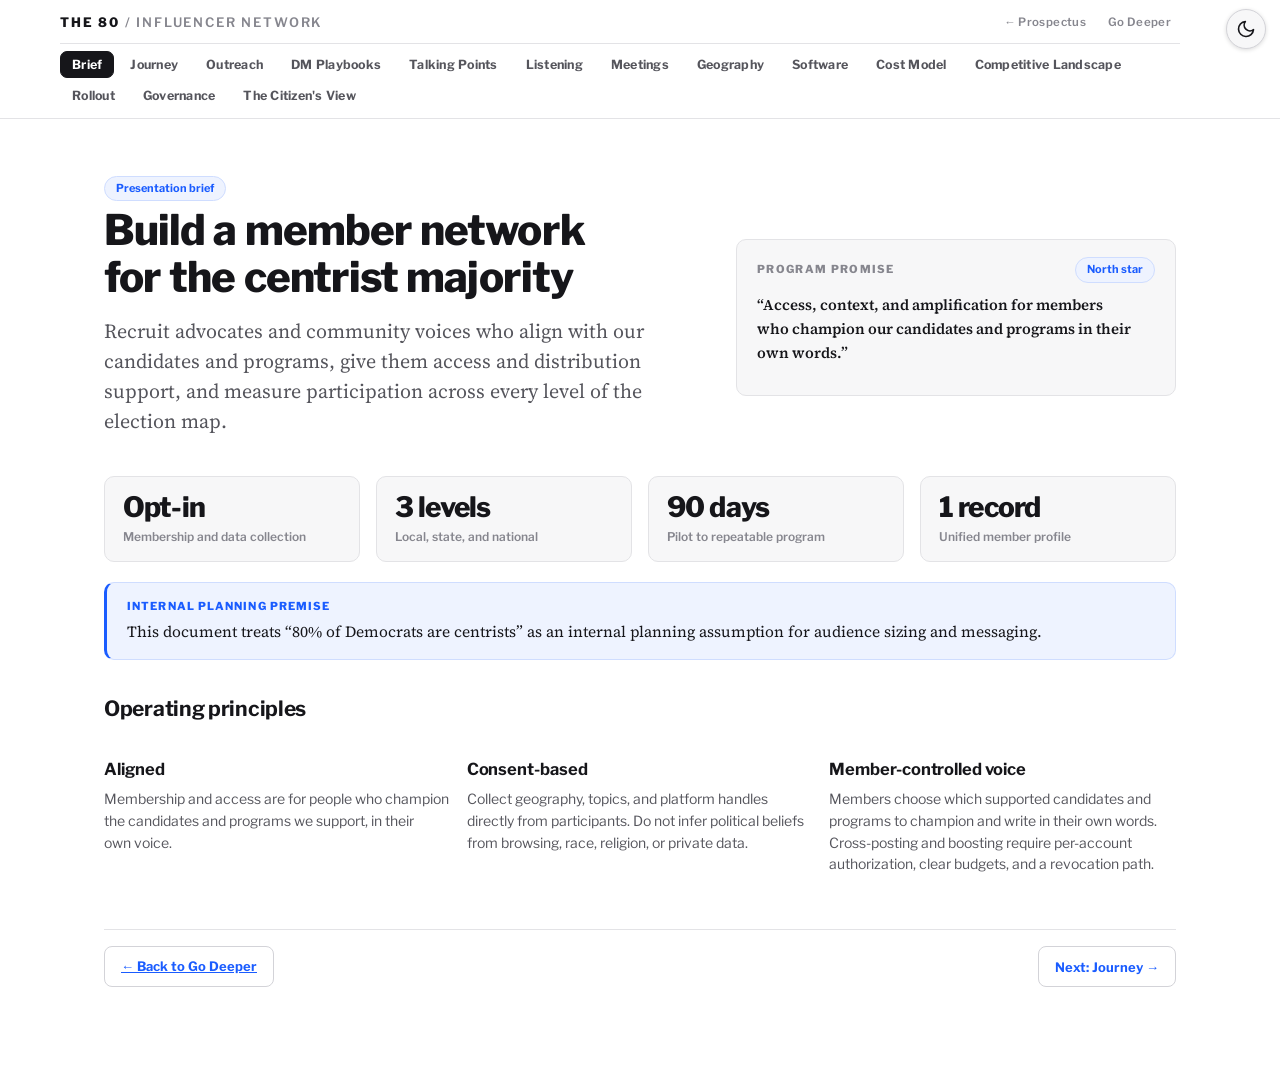
<file: influencer/index.html>
<!DOCTYPE html>
<html lang="en">
<head>
<!-- THE 80 · theme init (must sit in <head>, before any CSS, to avoid a flash) -->
<script>(function(){try{var t=localStorage.getItem('the80-theme');if(t==='dark'||t==='light'){document.documentElement.setAttribute('data-theme',t);}}catch(e){}})();</script>

<meta charset="UTF-8">
<meta name="viewport" content="width=device-width, initial-scale=1.0, viewport-fit=cover">
<meta name="robots" content="noindex,nofollow">
<link rel="preconnect" href="https://fonts.googleapis.com">
<link rel="preconnect" href="https://fonts.gstatic.com" crossorigin>
<link rel="stylesheet" href="https://fonts.googleapis.com/css2?family=Libre+Franklin:ital,wght@0,400;0,500;0,600;0,700;0,800;1,400&family=Source+Serif+4:ital,opsz,wght@0,8..60,400;0,8..60,600;1,8..60,400&display=swap">
<title>The 80 — Influencer Network Briefing</title>
<style>
/* ============ TOKENS (shared with the Prospectus) ============ */
:root{
  color-scheme:light dark;
  --ground:#ffffff; --surface:#f7f7f8; --surface-2:#f0f0f2;
  --border:#e3e3e6; --border-2:#d3d3d8;
  --ink:#16161a; --ink-2:#55555c; --ink-3:#86868e;
  --accent:#1a5cff; --dem:#1a5cff; --gop:#c0392b;
  --accent-soft:#eef3ff; --accent-line:#cfddff;
  --terra:#a84b2f; --terra-soft:#faf0ec; --terra-line:#e8cdc2;
  --good:#0e7a3d; --good-soft:#ecf7f0; --good-line:#bfe5cd;
  --warn:#8a5a00; --warn-soft:#fdf4e3; --warn-line:#f0dcb0;
  --bad:#b3261e; --bad-soft:#fdeceb; --bad-line:#f3c1be;
  --gop-soft:#fbeeec; --gop-line:#efc9c3;
  --zebra:#fbfbfc;
  --r:10px; --maxw:1120px; --prose:66ch;
}
@media (prefers-color-scheme:dark){
  :root:not([data-theme="light"]){
    --ground:#141416; --surface:#1c1c1f; --surface-2:#232327;
    --border:#2e2e33; --border-2:#3b3b42;
    --ink:#f2f2f3; --ink-2:#a9a9b1; --ink-3:#7a7a83;
    --accent:#6f9bff; --dem:#6f9bff; --gop:#e8705f;
    --accent-soft:#16233f; --accent-line:#2c4478;
    --terra:#d9805c; --terra-soft:#2c1c16; --terra-line:#5a3325;
    --good:#4cbc7b; --good-soft:#12261a; --good-line:#245a38;
    --warn:#d9a441; --warn-soft:#2a2113; --warn-line:#5a4520;
    --bad:#ee7b72; --bad-soft:#2c1a17; --bad-line:#5a2f29;
    --gop-soft:#2c1a17; --gop-line:#5a2f29;
    --zebra:#19191c;
  }
}

*{box-sizing:border-box;margin:0;padding:0}
html{scroll-behavior:smooth;scroll-padding-top:90px}
@media (prefers-reduced-motion:reduce){html{scroll-behavior:auto}*{animation:none!important;transition:none!important}}
body{
  background:var(--ground);color:var(--ink);
  font-family:"Source Serif 4","Iowan Old Style",Georgia,serif;
  font-size:17px;line-height:1.62;-webkit-font-smoothing:antialiased;
}
.ui,h1,h2,h3,h4,th,.folio,.stat,.tag,figcaption,table,nav,.meta,.small,.tiny,.step .t,.step .d,.callout-title,.card-title{
  font-family:"Libre Franklin",-apple-system,BlinkMacSystemFont,"Segoe UI",Helvetica,Arial,sans-serif;
}
img{max-width:100%;display:block}
a{color:var(--accent)}
:focus-visible{outline:2px solid var(--accent);outline-offset:3px;border-radius:3px}

/* ============ CHROME: tab bar only (no brand line, no date) ============ */
.topbar{
  position:sticky;top:0;z-index:50;
  background:color-mix(in srgb,var(--ground) 92%,transparent);
  backdrop-filter:saturate(1.6) blur(10px);
  border-bottom:1px solid var(--border);
  padding:9px 24px;
}
nav{display:flex;flex-wrap:wrap;gap:4px;max-width:var(--maxw);margin:0 auto}
nav button{
  font-family:"Libre Franklin",sans-serif;font-size:12.5px;font-weight:700;letter-spacing:.02em;
  color:var(--ink-2);background:transparent;border:1px solid transparent;border-radius:7px;
  padding:5px 11px;cursor:pointer;white-space:nowrap;
}
nav button:hover{color:var(--accent);background:var(--accent-soft)}
nav button.active{background:var(--ink);color:var(--ground);border-color:var(--ink)}
main{max-width:var(--maxw);margin:0 auto;padding:40px 24px 90px}
section.page{display:none}
section.page.active{display:block}

/* ============ TYPE ============ */
h1{font-size:clamp(28px,4.2vw,42px);line-height:1.1;font-weight:800;letter-spacing:-.022em;text-wrap:balance;margin:6px 0 16px}
h2{font-size:21px;line-height:1.2;font-weight:700;letter-spacing:-.014em;text-wrap:balance;margin:36px 0 12px}
h3{font-size:16.5px;font-weight:700;letter-spacing:-.005em;margin:20px 0 6px}
h4{font-size:12px;font-weight:700;letter-spacing:.1em;text-transform:uppercase;color:var(--ink-3);margin-bottom:10px}
p{margin:0 0 12px;text-wrap:pretty}
.lead{color:var(--ink-2);font-size:clamp(18px,2vw,20px);line-height:1.5;max-width:62ch;margin-bottom:26px}
.small{font-size:14px;line-height:1.55;color:var(--ink-2)}
.tiny{font-size:12px;line-height:1.55;color:var(--ink-3)}
strong{font-weight:700}
.small strong{color:var(--ink)}
hr{border:none;border-top:1px solid var(--border);margin:28px 0}
a.jump{color:var(--accent)}

/* ============ OLD-PAGE COMPONENTS, RE-SKINNED ============ */
.grid{display:grid;gap:16px;margin:14px 0}
.grid>*{min-width:0}
.g2{grid-template-columns:1fr 1fr}
.g3{grid-template-columns:repeat(3,1fr)}
.g4{grid-template-columns:repeat(4,1fr)}
@media (max-width:860px){.g2,.g3,.g4{grid-template-columns:1fr}}

.card{background:var(--surface);border:1px solid var(--border);border-radius:var(--r);padding:17px 20px}
.card .card-title{
  font-size:11px;font-weight:800;text-transform:uppercase;letter-spacing:.12em;color:var(--ink-3);
  margin-bottom:10px;display:flex;justify-content:space-between;align-items:center;gap:8px;
}
.card p{font-size:15px;max-width:none}

.tag{display:inline-block;font-size:11px;font-weight:700;padding:3px 11px;border-radius:999px;
  background:var(--accent-soft);color:var(--accent);border:1px solid var(--accent-line);text-transform:none;letter-spacing:0}
.tag.dim{background:var(--surface-2);color:var(--ink-2);border-color:var(--border)}

ul.dash,ul.dot{list-style:none;margin:6px 0}
ul.dash li,ul.dot li{padding-left:18px;position:relative;margin-bottom:8px;font-size:16px;line-height:1.55}
ul.dash li::before{content:"—";position:absolute;left:0;color:var(--ink-3)}
ul.dot li::before{content:"•";position:absolute;left:0;color:var(--ink-3)}

.tw{border:1px solid var(--border);border-radius:var(--r);overflow-x:auto;background:var(--ground);margin:10px 0 8px}
table{width:100%;border-collapse:collapse;font-size:14px}
th,td{text-align:left;padding:11px 15px;border-bottom:1px solid var(--border);vertical-align:top}
th{font-size:10.5px;font-weight:700;text-transform:uppercase;letter-spacing:.1em;color:var(--ink-3);background:var(--surface);vertical-align:bottom}
td{color:var(--ink-2);line-height:1.5}
td:first-child{color:var(--ink)}
tr:last-child td{border-bottom:none}
tr:not([class^="tone-"]):nth-child(even) td{background:var(--zebra)}
td.num,th.num{text-align:right;font-variant-numeric:tabular-nums}
tr.tone-success td{background:var(--good-soft)}
tr.tone-warning td{background:var(--warn-soft)}
tr.tone-danger td{background:var(--bad-soft)}
tr.tone-info td{background:var(--accent-soft)}
tr.tone-success td:first-child{border-left:3px solid var(--good)}
tr.tone-warning td:first-child{border-left:3px solid var(--warn)}
tr.tone-danger td:first-child{border-left:3px solid var(--bad)}
tr.tone-info td:first-child{border-left:3px solid var(--accent)}

.callout{border:1px solid var(--border);border-left:3px solid var(--ink-3);border-radius:var(--r);background:var(--surface);
  padding:15px 20px;margin:20px 0;font-size:15.5px;line-height:1.55}
.callout .callout-title{font-weight:800;font-size:11px;letter-spacing:.1em;text-transform:uppercase;margin-bottom:5px;color:var(--ink-3)}
.callout.info,.callout.a{background:var(--accent-soft);border-color:var(--accent-line);border-left-color:var(--accent)}
.callout.info .callout-title{color:var(--accent)}
.callout.warning{background:var(--warn-soft);border-color:var(--warn-line);border-left-color:var(--warn)}
.callout.warning .callout-title{color:var(--warn)}
.callout.danger{background:var(--bad-soft);border-color:var(--bad-line);border-left-color:var(--bad)}
.callout.danger .callout-title{color:var(--bad)}
.callout.success{background:var(--good-soft);border-color:var(--good-line);border-left-color:var(--good)}
.callout.success .callout-title{color:var(--good)}
.callout.t{background:var(--terra-soft);border-color:var(--terra-line);border-left-color:var(--terra)}

.stat{text-align:left;border:1px solid var(--border);border-radius:var(--r);background:var(--surface);padding:16px 18px}
.stat .v{font-size:28px;font-weight:800;letter-spacing:-.03em;line-height:1.05;font-variant-numeric:tabular-nums;display:block}
.stat .v.accent{color:var(--accent)}
.stat .l{font-size:12px;font-weight:600;color:var(--ink-3);margin-top:7px;line-height:1.35}

.step{display:flex;gap:13px;margin-bottom:16px}
.step .n{width:30px;height:30px;border-radius:999px;background:var(--accent);color:#fff;display:flex;align-items:center;justify-content:center;
  font-family:"Libre Franklin",sans-serif;font-size:12.5px;font-weight:800;flex-shrink:0}
.step .t{font-weight:700;font-size:15.5px;letter-spacing:-.008em;line-height:1.3}
.step .d{font-size:14px;color:var(--ink-2);line-height:1.5;margin-top:2px}

input[type="range"]{width:100%;accent-color:var(--accent);margin:6px 0}
.presets{display:flex;gap:8px;flex-wrap:wrap;margin:8px 0 4px}
.presets button{font-family:"Libre Franklin",sans-serif;border:1px solid var(--border);background:var(--surface);color:var(--ink-2);
  border-radius:999px;padding:5px 14px;font-size:13px;font-weight:600;cursor:pointer}
.presets button:hover{border-color:var(--accent);color:var(--accent)}
.presets button.active{background:var(--accent);border-color:var(--accent);color:#fff}
.slider-label{display:flex;justify-content:space-between;font-family:"Libre Franklin",sans-serif;font-size:14px;margin-top:16px}
.slider-label .val{font-weight:800;color:var(--accent);font-variant-numeric:tabular-nums}
.footer-note{margin-top:40px;padding-top:16px;border-top:1px solid var(--border)}
blockquote{border-left:3px solid var(--accent);background:var(--surface);padding:12px 16px;border-radius:0 var(--r) var(--r) 0;
  color:var(--ink);font-style:italic;margin:4px 0}

/* ============ CITIZEN JOURNEY ============ */
.part{padding-top:56px}
.part:first-child{padding-top:0}
#citizen h1{margin-top:0}
#citizen h2{font-size:clamp(24px,3.2vw,34px);font-weight:800;letter-spacing:-.02em;margin:0 0 10px}
#citizen .lead{max-width:60ch}
.deeper{margin-top:60px;border-top:2px solid var(--ink);padding-top:14px}
.deeper p{font-size:15.5px;color:var(--ink-2);max-width:70ch}
.backlink{display:inline-flex;align-items:center;gap:8px;font-family:"Libre Franklin",sans-serif;font-size:15px;font-weight:700;letter-spacing:-.005em;
  color:var(--ink);text-decoration:none;border:1px solid var(--border-2);border-radius:999px;padding:10px 20px;background:var(--surface)}
.backlink:hover{color:var(--accent);border-color:var(--accent);background:var(--accent-soft)}
/* ============ SECTION MARKERS ============ */
.folio{display:flex;align-items:baseline;gap:14px;border-top:2px solid var(--ink);padding-top:9px;margin-bottom:30px}
.folio .no{font-size:11px;font-weight:800;letter-spacing:.18em;color:var(--ink);font-variant-numeric:tabular-nums}
.folio .nm{font-size:11px;font-weight:600;letter-spacing:.18em;text-transform:uppercase;color:var(--ink-3)}
.folio .of{margin-left:auto;font-size:11px;font-weight:500;color:var(--ink-3);font-variant-numeric:tabular-nums}
.dek{font-family:"Libre Franklin",sans-serif;font-size:12px;font-weight:700;letter-spacing:.14em;text-transform:uppercase;color:var(--terra);margin-bottom:12px}

.stamp{display:inline-flex;align-items:center;gap:8px;border:1px solid var(--terra-line);background:var(--terra-soft);color:var(--terra);
  font-family:"Libre Franklin",sans-serif;font-size:10.5px;font-weight:700;letter-spacing:.14em;text-transform:uppercase;
  padding:5px 12px;border-radius:999px;margin-bottom:22px}
.stamp .dot{width:5px;height:5px;border-radius:999px;background:var(--terra)}

/* ============ COMPONENTS ============ */


.pull{border-top:2px solid var(--ink);border-bottom:1px solid var(--border);padding:20px 0;margin:34px 0;max-width:640px}
.pull q{quotes:none;display:block;font-family:"Libre Franklin",sans-serif;font-size:clamp(19px,2.2vw,24px);line-height:1.3;font-weight:600;letter-spacing:-.015em;text-wrap:balance}


/* ============ 01 · SALLY + ADS ============ */
.sally{display:grid;grid-template-columns:1fr;gap:26px;align-items:start}
.profile{border:1px solid var(--border);border-top:3px solid var(--terra);border-radius:var(--r);background:var(--surface);padding:22px 24px;display:grid;grid-template-columns:260px repeat(3,minmax(0,1fr));gap:0 26px;align-items:start}
.pf-top{display:flex;align-items:center;gap:14px}
.avatar{flex:0 0 58px;width:58px;height:58px;border-radius:50%;background:var(--terra-soft);border:1px solid var(--terra-line);position:relative;overflow:hidden}
.avatar::before{content:"";position:absolute;left:50%;top:11px;width:19px;height:19px;border-radius:50%;background:var(--terra);transform:translateX(-50%)}
.avatar::after{content:"";position:absolute;left:50%;top:33px;width:34px;height:30px;border-radius:17px 17px 0 0;background:var(--terra);transform:translateX(-50%)}
.pf-name{font-family:"Libre Franklin",sans-serif;font-weight:800;font-size:20px;letter-spacing:-.015em;line-height:1.15}
.pf-sub{font-family:"Libre Franklin",sans-serif;font-size:13px;color:var(--ink-2);line-height:1.4;margin-top:3px}
.pf-row{padding:2px 0 2px 24px;border-left:1px solid var(--border)}
.pf-row .k{display:block;font-family:"Libre Franklin",sans-serif;font-size:10.5px;font-weight:800;letter-spacing:.14em;text-transform:uppercase;color:var(--terra);margin-bottom:5px}
.pf-row p{font-size:15px;line-height:1.5;color:var(--ink-2)}

.ads{display:grid;grid-template-columns:1fr;gap:18px}
.side{border:1px solid var(--border);border-radius:var(--r);overflow:hidden;background:var(--ground);display:flex;flex-direction:column}
.side header{padding:11px 16px;font-family:"Libre Franklin",sans-serif;font-weight:800;font-size:15px;letter-spacing:-.005em;display:flex;align-items:center;justify-content:space-between;gap:12px;flex-wrap:wrap}
.side.gop header{background:var(--gop-soft);color:var(--gop);border-bottom:1px solid var(--gop-line)}
.side.dem header{background:var(--accent-soft);color:var(--dem);border-bottom:1px solid var(--accent-line)}
.side .shots{display:grid;gap:14px;padding:16px;flex:1}
.side .shots{grid-template-columns:repeat(3,minmax(0,1fr))}
.shot a{display:block}
.shot img{width:100%;height:auto;border-radius:7px;border:1px solid var(--border)}
.shot .cap{font-family:"Libre Franklin",sans-serif;font-size:12px;font-weight:600;color:var(--ink-2);margin-top:8px;line-height:1.35;text-align:center}
.side .tagline{margin:0;text-align:center;white-space:nowrap;font-family:"Libre Franklin",sans-serif;font-size:11px;font-weight:800;letter-spacing:.1em;text-transform:uppercase;border-radius:999px;padding:7px 12px}
.side.gop .tagline{background:var(--gop-soft);color:var(--gop);border:1px solid var(--gop-line)}
.side.dem .tagline{background:var(--accent-soft);color:var(--dem);border:1px solid var(--accent-line)}
.side .tagline span{font-weight:600;letter-spacing:.02em;text-transform:none}

/* ============ 02 · JESS ============ */
.jess{display:grid;grid-template-columns:260px minmax(0,1fr) minmax(0,1.05fr);gap:26px;align-items:start}
.phone{border:1px solid var(--border-2);border-radius:26px;padding:8px;background:var(--surface);box-shadow:0 10px 30px rgba(0,0,0,.10)}
.phone img{width:100%;height:auto;border-radius:19px}
.cap-top{font-family:"Libre Franklin",sans-serif;font-size:15px;font-weight:700;letter-spacing:-.01em;line-height:1.3;margin-bottom:12px}
.notecard img{width:100%;height:auto;border-radius:var(--r);border:1px solid var(--border)}
.why h4{margin-bottom:12px;color:var(--accent)}
.why ol{list-style:none;display:grid;gap:11px}
.why li{display:grid;grid-template-columns:36px 1fr;gap:14px;align-items:start;border:1px solid var(--border);border-radius:var(--r);padding:14px 16px;background:var(--surface)}
.why .n{width:34px;height:34px;border-radius:50%;background:var(--accent);color:#fff;display:grid;place-items:center;font-family:"Libre Franklin",sans-serif;font-weight:800;font-size:14px}
.why li b{display:block;font-family:"Libre Franklin",sans-serif;font-weight:700;font-size:15.5px;letter-spacing:-.008em;line-height:1.3;margin-bottom:3px}
.why li span.d{font-size:15px;color:var(--ink-2);line-height:1.5;display:block}

/* ============ 03 · BRIDGE ============ */
.bridge{display:grid;grid-template-columns:1.2fr 1fr 1.15fr;gap:34px;align-items:start;position:relative}
.stage{min-width:0;position:relative}
.stage+.stage::before{content:"";position:absolute;left:-23px;top:15px;width:12px;height:12px;border-top:2px solid var(--ink-3);border-right:2px solid var(--ink-3);transform:rotate(45deg)}
.stage h3{display:flex;align-items:center;gap:11px;font-size:16px;line-height:1.25;margin-bottom:14px}
.stage h3 .n{flex:0 0 30px;width:30px;height:30px;border-radius:50%;background:var(--ink);color:var(--ground);display:grid;place-items:center;font-size:13px;font-weight:800}
.stage .frame img{width:100%;height:auto;border-radius:var(--r);border:1px solid var(--border)}
.shop{display:grid;grid-template-columns:1fr;gap:12px}
.shop .who{font-family:"Libre Franklin",sans-serif;font-size:14px;line-height:1.45;color:var(--ink-2)}
.shop .who b{display:block;color:var(--ink);font-weight:800;font-size:15px;margin-bottom:2px}

.chat{border:1px solid var(--border);border-radius:var(--r);background:var(--surface);padding:16px}
.place{display:inline-block;font-family:"Libre Franklin",sans-serif;font-size:10.5px;font-weight:800;letter-spacing:.12em;text-transform:uppercase;background:var(--ground);border:1px solid var(--border-2);color:var(--ink-2);border-radius:999px;padding:4px 11px;margin:0 0 12px}
.chat .place:not(:first-child){margin-top:20px}
.bub{max-width:92%;font-family:"Libre Franklin",sans-serif;font-size:14.2px;line-height:1.45;padding:10px 13px;border-radius:14px;margin-bottom:8px;background:var(--ground);border:1px solid var(--border);color:var(--ink)}
.bub b{font-weight:800}
.bub.me{margin-left:auto;background:var(--accent-soft);border-color:var(--accent-line)}
.bub.me b{color:var(--accent)}

/* ============ 04 · WHY IT WORKS ============ */
.tw{border:1px solid var(--border);border-radius:var(--r);overflow-x:auto;background:var(--ground)}
table{width:100%;border-collapse:collapse;font-size:15px;min-width:640px}
th{text-align:left;font-size:10.5px;font-weight:700;letter-spacing:.1em;text-transform:uppercase;color:var(--ink-3);padding:12px 18px;background:var(--surface);border-bottom:1px solid var(--border)}
th.gop{color:var(--gop)} th.dem{color:var(--dem)}
th.ours{color:var(--good);background:var(--good-soft)}
td{padding:14px 18px;border-bottom:1px solid var(--border);vertical-align:top;color:var(--ink-2)}
tr:last-child td{border-bottom:none}
td.row{font-family:"Libre Franklin",sans-serif;font-weight:700;color:var(--ink);width:19%}
td.ours{background:var(--good-soft);color:var(--ink);font-weight:600}
.cites{display:grid;grid-template-columns:repeat(3,1fr);gap:16px;margin-top:22px}
.cites .card{border-left:3px solid var(--accent);font-size:15.5px;line-height:1.5}
.cites .card p{font-size:15.5px;margin:0}
.cites .src{display:block;font-family:"Libre Franklin",sans-serif;font-size:11.5px;font-weight:600;color:var(--ink-3);margin-top:8px}
.closing{margin:40px 0 18px}
.closing p{font-family:"Libre Franklin",sans-serif;font-size:clamp(22px,3vw,32px);line-height:1.2;font-weight:800;letter-spacing:-.02em;max-width:26ch;text-wrap:balance}
.sources{border-top:1px solid var(--border);padding-top:14px;margin-top:8px;max-width:96ch}


#citizen .callout p{font-size:17px;line-height:1.5;max-width:none;margin:0}
#citizen .callout p b{font-family:"Libre Franklin",sans-serif;font-weight:800;letter-spacing:-.01em}
#citizen .callout{margin:30px 0 0}
#citizen .card{background:var(--ground)}
#citizen .card p{font-size:15.5px;max-width:none;margin:0}
#citizen .tw table{min-width:640px}
#citizen td.row{font-family:"Libre Franklin",sans-serif}
#citizen tr:not([class^="tone-"]):nth-child(even) td{background:transparent}
#citizen td.ours{background:var(--good-soft)!important}
#citizen .cites .card{border-left:3px solid var(--accent)}
#citizen .tiny{font-family:"Libre Franklin",sans-serif}
/* ============ RESPONSIVE ============ */
@media (max-width:1000px){
  .profile{grid-template-columns:1fr 1fr;gap:18px 24px}
  .pf-top{grid-column:1 / -1}
  .pf-row{padding-left:0;border-left:none;border-top:1px solid var(--border);padding-top:12px}
  .jess{grid-template-columns:240px 1fr}
  .jess .why{grid-column:1 / -1}
  .bridge{grid-template-columns:1fr;gap:42px}
  .stage+.stage::before{left:14px;top:-30px;transform:rotate(135deg)}
  .cites{grid-template-columns:1fr}
}
@media (max-width:640px){
  body{font-size:16.5px}
  .wrap{padding:0 18px}
  section.wrap{padding-top:50px}
  .profile{grid-template-columns:1fr}
  .side .shots{grid-template-columns:repeat(2,minmax(0,1fr))}
  .side .tagline{white-space:normal}
  .jess{grid-template-columns:1fr}
  .phone{max-width:260px;margin:0 auto}
  .folio .nm{letter-spacing:.12em}
}
@media print{.stage+.stage::before{display:none}}

@media (max-width:900px){
  main{padding:28px 18px 80px}
}
@media (max-width:640px){body{font-size:16.5px}}

/* ===== shared chrome additions (match the other three sites) ===== */
:root{--on-accent:#ffffff;--toggle-gutter:64px}
:root[data-theme="dark"]{--on-accent:#0b0b0d}
@media (prefers-color-scheme:dark){:root:not([data-theme="light"]){--on-accent:#0b0b0d}}
.step .n,.presets button.active,.why .n{color:var(--on-accent)!important}
.topbar{padding:9px var(--toggle-gutter) 9px 24px}
.topbar .barrow{display:flex;align-items:center;gap:16px;flex-wrap:wrap;max-width:var(--maxw);margin:0 auto 7px;padding-bottom:7px;border-bottom:1px solid var(--border)}
.wordmark{font-family:"Libre Franklin",sans-serif;font-weight:800;font-size:13px;letter-spacing:.14em;text-transform:uppercase;white-space:nowrap;color:var(--ink);text-decoration:none}
.wordmark span{color:var(--ink-3);font-weight:600}
.sitelinks{display:flex;gap:4px;margin-left:auto;flex-wrap:wrap}
.sitelinks a{font-family:"Libre Franklin",sans-serif;font-size:11.5px;font-weight:600;letter-spacing:.03em;color:var(--ink-3);text-decoration:none;padding:4px 9px;border-radius:6px;white-space:nowrap}
.sitelinks a:hover{color:var(--accent);background:var(--accent-soft)}
@media (max-width:900px){.topbar{padding-left:14px}}
@media (max-width:640px){nav button{min-height:36px}}
.nextrow{margin:42px 0 0;padding-top:16px;border-top:1px solid var(--border);display:flex;justify-content:flex-end;gap:10px;flex-wrap:wrap}
.nextrow .prevbtn{margin-right:auto}
.nextrow button,.nextrow a.prevbtn{font-family:"Libre Franklin",sans-serif;font-size:13px;font-weight:700;color:var(--accent);background:transparent;border:1px solid var(--border-2);border-radius:8px;padding:9px 16px;cursor:pointer}
.nextrow button:hover,.nextrow a.prevbtn:hover{border-color:var(--accent);background:var(--accent-soft)}
/* ===== THE 80 · theme toggle (top right, fixed) ===== */
.theme-toggle{
  position:fixed;top:calc(env(safe-area-inset-top,0px) + 9px);right:14px;z-index:1000;
  width:40px;height:40px;padding:0;border-radius:999px;
  border:1px solid var(--border-2);background:var(--surface);color:var(--ink);
  display:inline-flex;align-items:center;justify-content:center;cursor:pointer;
  box-shadow:0 1px 4px rgba(0,0,0,.14);
}
.theme-toggle:hover{border-color:var(--accent);color:var(--accent)}
.theme-toggle:focus-visible{outline:2px solid var(--accent);outline-offset:3px}
.theme-toggle svg{width:20px;height:20px;display:block}
.theme-toggle .i-sun{display:none}
.theme-toggle[data-mode="dark"] .i-sun{display:block}
.theme-toggle[data-mode="dark"] .i-moon{display:none}
@media print{.theme-toggle{display:none}}

/* TOPBAR-MOBILE: a wrapped 10-tab bar is too tall to pin on a phone */
@media (max-width:640px){.topbar{position:static}}
</style>
</head>
<body>
<!-- THE 80 · theme toggle: place immediately after <body> -->
<button type="button" class="theme-toggle" id="theme-toggle" data-mode="light" aria-label="Switch to dark mode" title="Switch to dark mode">
  <svg class="i-moon" viewBox="0 0 24 24" fill="none" stroke="currentColor" stroke-width="2" stroke-linecap="round" stroke-linejoin="round" aria-hidden="true"><path d="M21 12.8A9 9 0 1 1 11.2 3a7 7 0 0 0 9.8 9.8z"/></svg>
  <svg class="i-sun" viewBox="0 0 24 24" fill="none" stroke="currentColor" stroke-width="2" stroke-linecap="round" stroke-linejoin="round" aria-hidden="true"><circle cx="12" cy="12" r="4"/><path d="M12 2v2M12 20v2M4.9 4.9l1.4 1.4M17.7 17.7l1.4 1.4M2 12h2M20 12h2M4.9 19.1l1.4-1.4M17.7 6.3l1.4-1.4"/></svg>
</button>


<div class="topbar">
  <div class="barrow">
    <a class="wordmark" href="../#book">The 80 <span>/ Influencer Network</span></a>
    <span class="sitelinks"><a href="../#book">&larr; Prospectus</a><a href="../#godeeper">Go Deeper</a></span>
  </div>
  <nav id="nav"></nav>
</div>

<main>

<!-- ============ BRIEF ============ -->
<section class="page" id="brief">
  <div class="grid" style="grid-template-columns: 1.4fr 1fr; align-items: center;">
    <div>
      <span class="tag">Presentation brief</span>
      <h1>Build a member network for the centrist majority</h1>
      <p class="lead">Recruit advocates and community voices who align with our candidates and programs, give them access and distribution support, and measure participation across every level of the election map.</p>
    </div>
    <div class="card">
      <div class="card-title">Program promise <span class="tag">North star</span></div>
      <p style="font-weight:600;">“Access, context, and amplification for members who champion our candidates and programs in their own words.”</p>
    </div>
  </div>

  <div class="grid g4">
    <div class="stat"><div class="v">Opt-in</div><div class="l">Membership and data collection</div></div>
    <div class="stat"><div class="v">3 levels</div><div class="l">Local, state, and national</div></div>
    <div class="stat"><div class="v">90 days</div><div class="l">Pilot to repeatable program</div></div>
    <div class="stat"><div class="v">1 record</div><div class="l">Unified member profile</div></div>
  </div>

  <div class="callout info">
    <div class="callout-title">Internal planning premise</div>
    This document treats “80% of Democrats are centrists” as an internal planning assumption for audience sizing and messaging.
  </div>

  <h2>Operating principles</h2>
  <div class="grid g3">
    <div>
      <h3>Aligned</h3>
      <p class="small">Membership and access are for people who champion the candidates and programs we support, in their own voice.</p>
    </div>
    <div>
      <h3>Consent-based</h3>
      <p class="small">Collect geography, topics, and platform handles directly from participants. Do not infer political beliefs from browsing, race, religion, or private data.</p>
    </div>
    <div>
      <h3>Member-controlled voice</h3>
      <p class="small">Members choose which supported candidates and programs to champion and write in their own words. Cross-posting and boosting require per-account authorization, clear budgets, and a revocation path.</p>
    </div>
  </div>
</section>

<!-- ============ JOURNEY ============ -->
<section class="page" id="journey">
  <h1>Member journey: an outreach-led funnel</h1>
  <p class="lead">This program is built on direct outreach — we go to advocates where they already publish. Referrals from existing members are the second engine. Events and inbound applications exist, but they are a small minority of recruitment and are never treated as a growth plan.</p>

  <h2>Recruitment mix (planning targets)</h2>
  <div class="grid g3">
    <div class="card">
      <div class="card-title">Direct outreach <span class="tag">~70%</span></div>
      <p class="small">Relationship owners DM and email researched prospects daily per the <a class="jump" href="#dm">DM Playbooks</a>. This is the engine — proactive, targetable by geography and issue, and fully measurable.</p>
    </div>
    <div class="card">
      <div class="card-title">Member referrals <span class="tag dim">~20%</span></div>
      <p class="small">Every onboarded advocate is asked for two names at day 30. Referrals convert at 2–3× the cold rate and arrive pre-aligned.</p>
    </div>
    <div class="card">
      <div class="card-title">Events &amp; inbound <span class="tag dim">~10%</span></div>
      <p class="small">Signups at our own events and people who find the program page. Valuable but passive — never forecast growth from this lane.</p>
    </div>
  </div>

  <hr>
  <h2>The eight steps</h2>
  <div class="grid g2">
    <div>
      <div class="step"><div class="n">1</div><div><div class="t">Discover</div><div class="d">Research-driven prospecting (creator databases, platform search, local press) plus member referrals. Events and inbound are supplementary only.</div></div></div>
      <div class="step"><div class="n">2</div><div><div class="t">Qualify</div><div class="d">Human review for authenticity, community fit, safety, and stated alignment with the candidates and programs the network supports.</div></div></div>
      <div class="step"><div class="n">3</div><div><div class="t">Invite</div><div class="d">Personal outreach from a named individual's account explaining access, the alignment expectation, and how members use their own voice.</div></div></div>
      <div class="step"><div class="n">4</div><div><div class="t">Onboard</div><div class="d">Consent, profile, geography, platform authorization, code of conduct, and preferred opportunities.</div></div></div>
    </div>
    <div>
      <div class="step"><div class="n">5</div><div><div class="t">Activate</div><div class="d">Briefings, Q&amp;As, local events, source material, clips, and optional co-posting.</div></div></div>
      <div class="step"><div class="n">6</div><div><div class="t">Amplify</div><div class="d">Cross-post selected work or boost it with explicit per-post permission and the member's own aligned commentary.</div></div></div>
      <div class="step"><div class="n">7</div><div><div class="t">Learn</div><div class="d">Capture aggregate reach, participation, message sentiment results, member feedback, and safety incidents.</div></div></div>
      <div class="step"><div class="n">8</div><div><div class="t">Retain &amp; refer</div><div class="d">Recognize contribution with better access, training, and leadership roles — then ask every satisfied member for two referrals.</div></div></div>
    </div>
  </div>

  <hr>
  <h2>Two recruitment targets, one standard</h2>
  <div class="grid g2">
    <div class="card">
      <div class="card-title">Advocates (established voices)</div>
      <ul class="dash">
        <li>Consistent publishing cadence and an identifiable audience.</li>
        <li>Reached almost exclusively by direct outreach — DM, email, or manager contact.</li>
        <li>Offer rapid-response access, production assets, expert briefings, and co-distribution.</li>
      </ul>
    </div>
    <div class="card">
      <div class="card-title">Non-activist community members</div>
      <ul class="dash">
        <li>Left-leaning people who care about an issue — environment, economy, schools — but are not politically active.</li>
        <li>Reached by outreach into interest communities and by member referrals.</li>
        <li>Offer a low-lift on-ramp: see the <a class="jump" href="#outreach">Outreach</a> section for the dedicated pitch.</li>
      </ul>
    </div>
  </div>
  <div class="callout info">
    <div class="callout-title">Do not rank people only by follower count</div>
    Use a balanced score: audience authenticity, topical relevance, geographic relevance, reliability, conversation quality, safety history, and stated alignment with supported candidates and programs.
  </div>
</section>

<!-- ============ OUTREACH ============ -->
<section class="page" id="outreach">
  <h1>Outreach system: personal at the front, disciplined underneath</h1>
  <p class="lead">Every touch lands in the member CRM — options and costs itemized in <a class="jump" href="#software">Software</a>.</p>

  <div class="tw"><table>
    <tr><th>Stage</th><th>Owner</th><th>System action</th><th>Human action</th><th>Exit criterion</th></tr>
    <tr><td>Prospect</td><td>Research</td><td>Create profile with source and public handles</td><td>Verify identity and relevance</td><td>No major authenticity or safety concern</td></tr>
    <tr><td>Approach</td><td>Relationship lead</td><td>Assign owner; start consent-safe sequence</td><td>Send a specific, personal invitation</td><td>Reply or three respectful attempts</td></tr>
    <tr><td>Conversation</td><td>Relationship lead</td><td>Log interests, geography, and constraints</td><td>15-minute fit call; confirm alignment</td><td>Mutual expectations are clear</td></tr>
    <tr><td>Onboarding</td><td>Member ops</td><td>Capture agreement, preferences, and access tier</td><td>Orientation and platform connection</td><td>Profile, alignment statement, and consent recorded</td></tr>
    <tr><td>Active</td><td>Program lead</td><td>Match opportunities by declared preferences</td><td>Offer access tied to supported candidates and programs</td><td>Member accepts or declines</td></tr>
    <tr><td>Alumni / pause</td><td>Member ops</td><td>Stop outreach and revoke tokens as requested</td><td>Thank them; preserve a return path</td><td>Consent and retention rules applied</td></tr>
  </table></div>

  <div class="grid g2">
    <div>
      <h2>First-contact anatomy</h2>
      <ul class="dash">
        <li>Why them: cite one specific public contribution or community connection.</li>
        <li>What this is: a member network for people who support the candidates and programs we back; amplification may be funded.</li>
        <li>The condition: membership and access are for people who champion those candidates and programs.</li>
        <li>What they control: which supported items to champion, what to say in their own words, and whether any post is boosted or cross-posted.</li>
        <li>What they receive: briefings, candidate access, peer network, source material, training, and distribution support.</li>
        <li>What happens next: a short fit call to confirm alignment.</li>
      </ul>
    </div>
    <div>
      <h2>Two pitches, two audiences</h2>
      <p class="small">The structure is identical; the hook changes. Advocates respond to access and distribution. Non-activists respond to their issue and a low-lift ask.</p>
    </div>
  </div>

  <div class="grid g2">
    <div class="card">
      <div class="card-title">Pitch: established voices and activists <span class="tag">Advocates</span></div>
      <blockquote>“Your recent work on [specific local issue] helped people understand the tradeoffs without talking down to them. We are building a member network for people who support [candidate/program] and want briefings and occasional candidate Q&amp;As. You always write in your own words and choose what to back. Would you be open to a 15-minute conversation?”</blockquote>
    </div>
    <div class="card">
      <div class="card-title">Pitch: issue-first community members <span class="tag dim">Non-activists</span></div>
      <blockquote>“I saw your post about [environment / housing / schools / the economy] — it sounded like it came from actual experience, not talking points. I help run a network of people who care about [issue] and want to actually move it, without becoming full-time political people. Members get plain-English briefings on what's really happening, and occasionally a chance to ask questions directly to the people making decisions. No posting quota, no meetings culture — most members give it an hour or two a month. Can I send you the one-pager?”</blockquote>
    </div>
  </div>
  <div class="callout info">
    <div class="callout-title">Non-activist conversion keys</div>
    Lead with their issue, not our candidate. De-emphasize jargon ("advocate," "program," "movement") in the first touch. The ask is "can I send you the one-pager," not a call. Alignment is confirmed on the fit call, not demanded in the first message.
  </div>

  <h2>Cadence and service levels</h2>
  <div class="grid g3">
    <div class="card">
      <div class="card-title">High-touch prospects</div>
      <ul class="dash"><li>Named relationship owner</li><li>Personal email or manager contact</li><li>Two follow-ups over 14 days</li><li>Quarterly relationship review</li></ul>
    </div>
    <div class="card">
      <div class="card-title">Community referrals</div>
      <ul class="dash"><li>Warm introduction</li><li>Mobile application</li><li>Weekly orientation</li><li>Local coordinator follow-up</li></ul>
    </div>
    <div class="card">
      <div class="card-title">Inbound applicants</div>
      <ul class="dash"><li>Immediate confirmation</li><li>Review within five business days</li><li>Published criteria</li><li>Appeal and reapply path</li></ul>
    </div>
  </div>
</section>

<!-- ============ DM PLAYBOOKS ============ -->
<section class="page" id="dm">
  <h1>DM playbooks: who sends what, where, and how</h1>
  <p class="lead">Direct messages are the highest-converting outreach channel and the fastest way to get an account restricted. Every send comes from a named human's account, references something specific, and stops the moment someone declines. Volume caps below are conservative operating limits, not platform-published maximums. Prospect lists and outcomes live in the CRM — see <a class="jump" href="#software">Software</a>.</p>

  <h2>Roles</h2>
  <div class="tw"><table>
    <tr><th>Role</th><th>Headcount (pilot)</th><th>What they do</th><th>What they never do</th></tr>
    <tr><td>Relationship owner</td><td>2–3 staff</td><td>Send first-contact DMs from their own personal, named accounts (not the org's brand account — personal outreach converts far better); run fit calls; log every touch</td><td>Share logins, rotate accounts to dodge limits, or use automation to send</td></tr>
    <tr><td>Member ops</td><td>1</td><td>Build prospect lists; pre-fill CRM records; also send outreach from their own named accounts when volume requires — every sender is a real, named person</td><td>Send from faceless brand accounts or unlogged personal accounts</td></tr>
    <tr><td>Program lead</td><td>1</td><td>Approves target lists and message angles weekly; handles escalations and press-risk conversations</td><td>Mass-send</td></tr>
    <tr><td>Compliance</td><td>0.2 (fractional)</td><td>Reviews templates quarterly; approves any boosting language referenced in DMs</td><td>Edit messages mid-conversation</td></tr>
  </table></div>

  <h2>How outreach is tracked — the software workflow</h2>
  <p class="small">Messages are sent by hand from personal accounts, but every touch is tracked centrally. The stack below is what a sender touches each day (full pricing in <a class="jump" href="#software">Software</a>).</p>
  <div class="tw"><table>
    <tr><th>Step</th><th>Tool</th><th>What happens</th></tr>
    <tr><td>1. Prospect list</td><td>EveryAction (member CRM)</td><td>Member ops creates a prospect record: name, handles, geography, issue, source, assigned owner. Owners work from their assigned list only — no freelance prospecting.</td></tr>
    <tr><td>2. Before sending</td><td>GRIN (advocate CRM)</td><td>Owner opens the prospect in GRIN to see recent posts and pull the specific reference for the message. GRIN is the research surface; EveryAction is the record.</td></tr>
    <tr><td>3. Send</td><td>Native platform app</td><td>Owner sends the DM/email by hand from their own named account. No sending software touches the message — this is what keeps accounts healthy.</td></tr>
    <tr><td>4. Log</td><td>EveryAction via daily log form</td><td>Same day: owner pastes the thread URL, message version (A/B template code), and outcome (sent / replied / declined / call booked). A 10-field mobile form takes ~30 seconds per touch.</td></tr>
    <tr><td>5. Sync &amp; dedupe</td><td>Make (automation)</td><td>Nightly job reconciles GRIN activity with EveryAction records, flags prospects contacted twice, and surfaces follow-ups due at day 5–7.</td></tr>
    <tr><td>6. Review</td><td>Sprout Social inbox + Metabase dashboard</td><td>Program lead reviews reply rates by owner, platform, and template weekly; Metabase shows funnel from first touch to onboarded member.</td></tr>
  </table></div>
  <div class="callout info">
    <div class="callout-title">Why personal accounts, centrally logged</div>
    Brand-account DMs read as advertising and get filtered; a message from a real person's account with a history and a face converts. The discipline is not the sending account — it is that nothing happens outside the CRM. If it isn't logged in EveryAction same-day, it didn't happen.
  </div>

  <h2>Instagram</h2>
  <div class="card">
    <div class="card-title">Best for: advocates and community voices under 100K followers <span class="tag">Primary channel</span></div>
    <div class="step"><div class="n">1</div><div><div class="t">Research first</div><div class="d">Member ops assembles 10–15 prospects/day per owner: handle, real name, locale, one specific recent post worth referencing, follower count, and contact alternatives (email in bio, manager).</div></div></div>
    <div class="step"><div class="n">2</div><div><div class="t">Warm the account</div><div class="d">Owner follows the prospect and leaves one substantive comment on a recent post 24–48 hours before DMing. Cold DMs to non-followers land in Message Requests; prior interaction raises open rates.</div></div></div>
    <div class="step"><div class="n">3</div><div><div class="t">Send the DM</div><div class="d">From the owner's professional account, 3–4 sentences: specific reference, what the network is, the alignment condition, one ask (a 15-minute call). Max 10–15 new-thread DMs per account per day.</div></div></div>
    <div class="step"><div class="n">4</div><div><div class="t">Follow up</div><div class="d">One follow-up after 5–7 days with a concrete hook (upcoming briefing topic or event date). A second non-response closes the record as 'no — DM'.</div></div></div>
    <div class="step"><div class="n">5</div><div><div class="t">Move off-platform</div><div class="d">On any positive reply, offer email or a calendar link immediately. Log handle, thread URL, and outcome in the CRM the same day.</div></div></div>
  </div>

  <h2>TikTok</h2>
  <div class="card">
    <div class="card-title">Best for: mutual follows and comment-first engagement <span class="tag dim">Constrained</span></div>
    <div class="step"><div class="n">1</div><div><div class="t">Accept the constraint</div><div class="d">TikTok DMs generally require mutual follows. Plan for a comment-first funnel: DM is step three, not step one.</div></div></div>
    <div class="step"><div class="n">2</div><div><div class="t">Comment publicly</div><div class="d">Owner leaves a substantive comment on the prospect's recent video from the program's or their own account. No pitch in comments — earn the follow-back.</div></div></div>
    <div class="step"><div class="n">3</div><div><div class="t">Check bio for off-platform contact</div><div class="d">Many TikTok advocates list email or a manager for business inquiries. Email beats DM here; log both attempts.</div></div></div>
    <div class="step"><div class="n">4</div><div><div class="t">DM after mutual follow</div><div class="d">Once they follow back, send the same 3–4 sentence structure as Instagram. Cap: 10 new threads/day/account.</div></div></div>
    <div class="step"><div class="n">5</div><div><div class="t">Escalate larger advocates</div><div class="d">Over ~250K followers, route to the program lead for manager outreach by email; TikTok DMs at that tier are noise.</div></div></div>
  </div>

  <h2>YouTube</h2>
  <div class="card">
    <div class="card-title">Best for: business-inquiry email found on channel About pages <span class="tag dim">No native DM</span></div>
    <div class="step"><div class="n">1</div><div><div class="t">No DM surface</div><div class="d">YouTube retired private messaging. Outreach runs through the channel's business-inquiry email (About tab) or a comment on a recent video.</div></div></div>
    <div class="step"><div class="n">2</div><div><div class="t">Pull contact emails</div><div class="d">Member ops extracts business emails from About tabs into the prospect list. Channels without one get a pinned substantive comment pointing to the program page.</div></div></div>
    <div class="step"><div class="n">3</div><div><div class="t">Email with the same anatomy</div><div class="d">Subject: 'Briefings + candidate access — [their topic area]'. Same 4-part body as the DM template. One follow-up at 7 days.</div></div></div>
    <div class="step"><div class="n">4</div><div><div class="t">Log source</div><div class="d">Record whether contact came from About page, comment, or referral — YouTube-sourced members often need extra orientation on the other platforms.</div></div></div>
  </div>

  <h2>X (Twitter), Facebook, LinkedIn</h2>
  <div class="tw"><table>
    <tr><th>Platform</th><th>DM access</th><th>Playbook</th><th>Daily cap / notes</th></tr>
    <tr><td>X</td><td>Open DMs only if the account allows them; Premium accounts can DM more broadly</td><td>Reply substantively to a recent post first; DM only accounts with open DMs or Premium; otherwise @-mention once with a link to the program page</td><td>~10–15 new threads/day; rate limits tighten without warning on new accounts</td></tr>
    <tr><td>Facebook</td><td>Page-to-person DMs only after the person messages the Page first; person-to-person requires friendship</td><td>Route prospects to message the program Page via a comment or post link; respond within Messenger from the Page inbox</td><td>Meta enforces a 24-hour reply window for Pages — staff the inbox daily</td></tr>
    <tr><td>LinkedIn</td><td>Connection-required; InMail is paid (~$80–160/seat/mo for Recruiter/Sales Navigator tiers)</td><td>Best channel for established activists, operatives, and org leaders — send a connection request with a 2-sentence note, then the standard message after acceptance</td><td>Connection notes capped at 300 characters; ~20 requests/day on free accounts</td></tr>
  </table></div>

  <h2>Message anatomy and templates</h2>
  <div class="grid g2">
    <div class="card">
      <div class="card-title">First-contact DM (Instagram / TikTok / X)</div>
      <blockquote>“Hi [name] — your [specific post/video] on [topic] was one of the few takes on this that didn't talk down to people. I run member recruitment for a network that gets community voices briefings and occasional Q&amp;As with [candidates/program leaders]. It's for people who support [candidate/program]. Open to a 15-minute call this week?”</blockquote>
    </div>
    <div class="card">
      <div class="card-title">Follow-up (5–7 days, one time only)</div>
      <blockquote>“Bumping this once — we're hosting a briefing on [topic/date] and your perspective on [their issue] would be valuable in the room. If it's not a fit, no worries and I won't keep messaging.”</blockquote>
    </div>
  </div>

  <h2>Operating guardrails</h2>
  <div class="grid g3">
    <div class="card">
      <div class="card-title">Volume</div>
      <ul class="dash"><li>10–15 new-thread DMs per account per day, per platform.</li><li>Two contact attempts max, then close the record.</li><li>Three owner accounts × 15/day ≈ 900–1,300 first touches/month.</li></ul>
    </div>
    <div class="card">
      <div class="card-title">Account health</div>
      <ul class="dash"><li>Named human accounts only — no shared logins, no sending bots, no bought accounts.</li><li>A platform restriction or block wave triggers a 48-hour pause and template review.</li><li>Never rotate to a second account to evade a limit or a block.</li></ul>
    </div>
    <div class="card">
      <div class="card-title">Logging</div>
      <ul class="dash"><li>Every touch logged same-day: platform, handle, thread URL, message version, outcome.</li><li>Declines and 'stop messaging' requests are honored everywhere, permanently.</li><li>Weekly review: reply rate by platform, template, and owner; kill any template under 5% reply.</li></ul>
    </div>
  </div>

  <div class="callout warning">
    <div class="callout-title">Hard rules</div>
    No automated sending tools, no scraped follower lists for bulk DMing, no DMs to minors, and no continued contact after a decline. Platform terms restrict unsolicited bulk messaging on every network above — the caps exist to keep accounts in good standing, and legal review covers the templates, not individual messages.
  </div>
</section>

<!-- ============ TALKING POINTS ============ -->
<section class="page" id="talking-points">
  <h1>Issue briefings: what members actually receive</h1>
  <p class="lead">This is what a member actually gets: one page, checked facts, a plain-language angle, and two versions of the message so the <a class="jump" href="#listening">sentiment tracking</a> can show us which one people respond to. Advocates rewrite it in their own voice; non-activists can forward it or just show up to the meeting at the bottom. Anything in brackets gets filled in for the member's district before it goes out, and someone on staff re-checks the facts within 72 hours of send, because these things move.</p>

  <h2>How a briefing is built</h2>
  <div class="grid g2">
    <div>
      <div class="step"><div class="n">1</div><div><div class="t">Research pack</div><div class="d">Staff pulls the actual local facts: which utility, which agency, which company, with links to the source documents.</div></div></div>
      <div class="step"><div class="n">2</div><div><div class="t">Frame</div><div class="d">One sentence that says where we land. The program lead and compliance sign off before anything goes out.</div></div></div>
      <div class="step"><div class="n">3</div><div><div class="t">Two versions</div><div class="d">One kitchen-table, one accountability. Both are tagged so the message lab in Listening can track which gets better responses.</div></div></div>
    </div>
    <div>
      <div class="step"><div class="n">4</div><div><div class="t">Localize</div><div class="d">Geography routing finds the members who live in the affected district, and the brackets get filled in before send. Nobody gets a generic blast.</div></div></div>
      <div class="step"><div class="n">5</div><div><div class="t">One ask</div><div class="d">Every briefing ends with one thing to do. Ask for two things and people do neither.</div></div></div>
    </div>
  </div>

  <h2>Sample briefing: data centers in Arkansas</h2>
  <div class="card">
    <div class="card-title">What the member gets <span class="tag">State level · Arkansas</span></div>
    <p class="small">Quick version: the legislature passed a tax break for data centers in 2025. Now [utility] wants a rate increase to pay for the power plants these facilities need. People are starting to connect those two facts, and they're right to.</p>
    <p style="font-weight:650;">Where we land</p>
    <p class="small">Data centers are fine. Making Arkansans pay for their electricity isn't. And any deal should be public before it's signed.</p>
    <p style="font-weight:650;">The kitchen-table version</p>
    <ul class="dot">
      <li class="small">A big data center can use as much electricity as tens of thousands of homes. Somebody has to pay to build that capacity. Right now the plan is that it's you, through your [utility] bill.</li>
      <li class="small">The 2025 tax break is already law. What's still worth pushing on is basic: how many permanent jobs, what they pay, and what happens when the tax holiday ends.</li>
      <li class="small">The biggest facilities also use serious water for cooling, millions of gallons a day at the top end. Arkansas farms. Asking "how much, from where" before construction starts is reasonable.</li>
      <li class="small">None of this is anti-data-center. If a project is good for [county], the company should be able to say so in public, with numbers.</li>
      <li class="small">If you do one thing, ask [your state rep / quorum court member] this: "If the power money comes up short, who pays, the company or us?" Get the answer in writing.</li>
    </ul>
    <p style="font-weight:650;">The harder version</p>
    <blockquote>“Your electric bill went up. At the same time, the state gave some of the richest companies on earth a tax break to come use even more electricity, and it didn't ask them to pay for the grid upgrades first. You're allowed to be annoyed about that.”</blockquote>
    <p style="font-weight:650;">One thing to do</p>
    <p class="small">Post it in your own words this week, or send it to three people you know in the district. If you want to go further, the [public service commission / quorum court] hearing is [date]. Link is in the portal.</p>
  </div>

  <h2>Sample briefing: clean water in Michigan</h2>
  <div class="card">
    <div class="card-title">What the member gets <span class="tag">State level · Michigan</span></div>
    <p class="small">Quick version: Michigan has the strictest lead-pipe law in the country. Every lead service line in the state has to be replaced by 2041, and federal infrastructure money is covering a lot of the cost right now. The open question is whether small towns get their applications in before the money runs out.</p>
    <p style="font-weight:650;">Where we land</p>
    <p class="small">Nobody is pro-lead. The fight is over speed and money. Either the state and the towns hit the deadline or they let it slide, and letting it slide is a choice.</p>
    <p style="font-weight:650;">The kitchen-table version</p>
    <ul class="dot">
      <li class="small">Benton Harbor replaced every lead line in its system in about a year and a half. It's doable when somebody is actually in charge of it.</li>
      <li class="small">The Flint lesson wasn't only the water. It was a year of residents saying something was wrong and being told they were wrong. The standard now is simple: trust the water when the test results are public.</li>
      <li class="small">There's federal money for pipe replacement, but towns have to apply. Whether yours gets any comes down to whether your local officials filed the paperwork. Worth an email to find out.</li>
      <li class="small">PFAS is the next version of this fight. The forever-chemical contamination around [Rockford / Oscoda] has been sitting there for years.</li>
      <li class="small">Every year a lead line stays in the ground is another year of risk and a bigger repair bill later. Waiting is the expensive option.</li>
    </ul>
    <p style="font-weight:650;">The harder version</p>
    <blockquote>“It's been more than a decade since Flint, and there are still Michigan kids drinking from lead pipes because replacing them was always in next year's budget. The state only moves when there's a deadline and a fine attached. That's what this law is.”</blockquote>
    <p style="font-weight:650;">One thing to do</p>
    <p class="small">Share one of the points above in your own words, or bring it up at your next city council or school board meeting. Meeting links are in the portal.</p>
  </div>

  <div class="callout info">
    <div class="callout-title">Why it's set up this way</div>
    The version tags feed the sentiment tracking in <a class="jump" href="#listening">Listening</a>, so after a few cycles we know whether the kitchen-table or accountability version actually moves people, instead of guessing. Routing by district comes from <a class="jump" href="#geography">Geography</a>; the source pack lives in the portal (Circle) and the briefing goes out by email/SMS from the CRM (EveryAction), both priced in <a class="jump" href="#software">Software</a>. Members pick what they want to use and write it their own way. We don't hand them scripts.
  </div>
</section>

<!-- ============ LISTENING ============ -->
<section class="page" id="listening">
  <h1>See the conversation—within real platform limits</h1>
  <div class="callout warning">
    <div class="callout-title">There is no lawful universal firehose</div>
    APIs expose different slices of public activity. Private accounts, stories, deleted content, many like identities, and untagged references can be unavailable. Treat listening as incomplete evidence, not total surveillance. Vendor options and pricing for every row below are itemized in <a class="jump" href="#software">Software</a>.
  </div>
  <div class="tw"><table>
    <tr><th>Channel</th><th>What to collect</th><th>Preferred method</th><th>Important limit</th></tr>
    <tr><td>Instagram</td><td>Owned-post comments and metrics; tags; supported @mentions</td><td>Meta webhooks and Instagram APIs for professional accounts</td><td>Private content and some story/mention surfaces are unavailable; metrics may be delayed</td></tr>
    <tr><td>TikTok</td><td>Authorized advocate videos; public references found by approved listening tools</td><td>Advocate authorization plus vetted social-listening vendor</td><td>General comment access is restricted; Research API is not a normal campaign CRM feed</td></tr>
    <tr><td>YouTube</td><td>Video/channel comments, replies, counts, and owned-channel moderation</td><td>YouTube Data API with OAuth for owned actions</td><td>Quota applies; comment threads may require extra calls for all replies</td></tr>
    <tr><td>Other networks</td><td>Public mentions, owned-post engagement, and authorized account data</td><td>Official APIs or policy-compliant vendor connectors</td><td>Coverage changes frequently; document each connector's terms</td></tr>
    <tr><td>Web/news/podcasts</td><td>Named references, links, transcripts, and coverage</td><td>Media monitoring plus manual verification</td><td>Automated sentiment is directional and error-prone</td></tr>
  </table></div>

  <div class="grid g2">
    <div>
      <h2>Data flow</h2>
      <div class="step"><div class="n">1</div><div><div class="t">Ingest</div><div class="d">Webhooks first; scheduled API pulls second; manual URL submission as a fallback.</div></div></div>
      <div class="step"><div class="n">2</div><div><div class="t">Normalize</div><div class="d">Map platform, post, author, timestamp, engagement counts, and relationship to the program.</div></div></div>
      <div class="step"><div class="n">3</div><div><div class="t">Match</div><div class="d">Match only known members and declared handles; keep uncertain identities unlinked.</div></div></div>
      <div class="step"><div class="n">4</div><div><div class="t">Triage</div><div class="d">Route questions, misinformation, threats, member support, and candidate requests to separate queues.</div></div></div>
      <div class="step"><div class="n">5</div><div><div class="t">Respond</div><div class="d">Human approval for political replies; preserve an audit trail and platform-native context.</div></div></div>
    </div>
    <div>
      <h2>Dashboard views</h2>
      <ul class="dash">
        <li>Relationship inbox: all known member posts and direct mentions requiring a response.</li>
        <li>Content performance: reach and engagement for authorized/cross-posted content, split organic versus boosted.</li>
        <li>Message lab: post-level and response-level sentiment by message variant (see below).</li>
        <li>Coverage gaps: geography and topic combinations with no active members—never inferred ideology.</li>
        <li>Audit view: consent, boost authorization, spend, token access, and retention status.</li>
      </ul>
      <h3>Message sentiment program</h3>
      <p class="small">Every piece of program content carries a message-variant tag (e.g. positive framing vs. contrast framing). The listening stack scores sentiment on the post and on the response comments, so we can see which framing moves each audience. This is aggregate message testing on our own content — standard practice in Sprout Advanced and Brandwatch, both itemized in <a class="jump" href="#software">Software</a>. We do not build covert political-affinity scores on individuals.</p>
      <ul class="dash">
        <li>Post-level sentiment: tone of the member's own content by variant, topic, and platform.</li>
        <li>Response-level sentiment: ratio of positive to negative replies per variant, per audience segment.</li>
        <li>Weekly readout: which framings earn constructive replies vs. backlash, by geography and issue.</li>
        <li>Decision rule: a variant must win on response sentiment AND completion/engagement to graduate.</li>
      </ul>
    </div>
  </div>
</section>

<!-- ============ MEETINGS ============ -->
<section class="page" id="meetings">
  <h1>Exclusive meetings: deter leaks; never promise prevention</h1>
  <p class="lead">Any attendee can use a second phone, screen-capture hardware, or handwritten notes. Design the event so a leak is less likely, identifiable where possible, and not catastrophic if it occurs. Platform options and pricing are in <a class="jump" href="#software">Software</a>.</p>

  <div class="grid g3">
    <div class="stat"><div class="v">Authenticate</div><div class="l">Named attendee and unique access</div></div>
    <div class="stat"><div class="v">Watermark</div><div class="l">Visible and audio deterrence</div></div>
    <div class="stat"><div class="v">Minimize</div><div class="l">No truly secret campaign material</div></div>
  </div>

  <h2>Meeting types and sensitivity tiers</h2>
  <p class="small">Not all exclusive meetings carry the same risk. Set controls by tier, not by habit — over-securing a lobbyist briefing wastes goodwill, and under-securing a planning session hands the opposition our playbook.</p>
  <div class="tw"><table>
    <tr><th>Type</th><th>Example</th><th>Sensitivity</th><th>Required controls</th></tr>
    <tr class="tone-info"><td>Candidate meet-and-greet</td><td>Advocates ask questions; candidate answers</td><td>Medium — assume anything quotable travels</td><td>Authenticated join, watermark, ground rules, publishable recap</td></tr>
    <tr class="tone-info"><td>Lobbyist / policy briefing</td><td>A lobbyist explains how they move an issue; members learn the mechanics</td><td>Low–medium — educational content, few secrets</td><td>Authenticated join, watermark; recap shareable at staff discretion</td></tr>
    <tr class="tone-warning"><td>Activist strategy exchange</td><td>Peer advocates compare what is working in their communities</td><td>Medium — tactics are reusable by opponents</td><td>Authenticated join, watermark, no cloud recording, notes not distributed</td></tr>
    <tr class="tone-danger"><td>Planning session</td><td>Staff + core members set targeting, budgets, timing, message sequencing</td><td>Highest — this is what the opposition most wants</td><td>Smallest viable invite list, in-person preferred, virtual only with watermark + no recording, verbal decisions, no circulated deck</td></tr>
  </table></div>
  <div class="callout warning">
    <div class="callout-title">Planning sessions are the crown jewels</div>
    Candidate remarks embarrass; planning documents arm the opposition. Treat every planning session as if a Republican tracker is trying to attend — opposition trackers exist and this is exactly what they look for. Verify each attendee by name at entry, keep strategy verbal where possible, and distribute decisions afterward only as need-to-know action items, never as a full plan.
  </div>

  <h2>Technical controls</h2>
  <div class="tw"><table>
    <tr><th>Control</th><th>Implementation</th><th>What it accomplishes</th><th>Residual risk</th></tr>
    <tr><td>Identity</td><td>SSO or one-time link, named registration, waiting room, manual approval</td><td>Reduces link sharing and anonymous entry</td><td>Credentials can still be shared</td></tr>
    <tr><td>Event mode</td><td>Webinar/town-hall mode; attendee cameras/mics off until promoted</td><td>Limits disruption and participant visibility</td><td>Does not stop external recording</td></tr>
    <tr><td>Recording controls</td><td>Disable participant local recording and cloud recording; restrict third-party bots</td><td>Removes ordinary in-app recording paths</td><td>OS capture and second devices remain</td></tr>
    <tr><td>Watermarking</td><td>Participant-specific visual watermark; supported audio watermark</td><td>Deters leaks and can help attribute them</td><td>Cropping, transcription, and paraphrase remain</td></tr>
    <tr><td>Information design</td><td>Assume remarks may become public; embargo only time-sensitive materials</td><td>Lowers harm if content escapes</td><td>Reduces candor unless format is carefully facilitated</td></tr>
    <tr><td>Policy</td><td>Short event rules, confidentiality terms where appropriate, graduated sanctions</td><td>Sets expectations and response options</td><td>Enforcement and local law vary</td></tr>
  </table></div>

  <div class="grid" style="grid-template-columns: 1.1fr 1fr;">
    <div>
      <h2>Candidate meet-and-greet run of show</h2>
      <ul class="dash">
        <li>T−72 hours: verify roster; issue unique links; remind attendees of event rules.</li>
        <li>T−15 minutes: lock production roles; test watermark; admit authenticated attendees only.</li>
        <li>Opening: one-minute ground rules; explain whether remarks are on the record, embargoed, or not for publication.</li>
        <li>Discussion: moderated questions submitted in advance plus live queue; no donor preference.</li>
        <li>Close: provide approved factual resources, corrections channel, and an optional public recap.</li>
        <li>T+24 hours: attendance log, incident review, member feedback, and access revocation for no-longer-valid links.</li>
      </ul>
    </div>
    <div class="card">
      <div class="card-title">Safer access model <span class="tag dim">Recommended</span></div>
      <p style="font-weight:650;">Private questions, public-safe answers.</p>
      <p class="small">Let members ask candid questions in a controlled room, but brief candidates to answer as if the exchange could become public. Provide a publishable recap afterward so members gain real value without carrying “secret” material.</p>
      <hr>
      <p class="tiny">Zoom supports authenticated attendance plus visible and audio watermarking, but even these controls cannot prevent external recording.</p>
    </div>
  </div>
</section>

<!-- ============ GEOGRAPHY ============ -->
<section class="page" id="geography">
  <h1>Segment by election jurisdiction and declared relevance</h1>
  <div class="callout info">
    <div class="callout-title">Use the smallest relevant electorate</div>
    A city-council race should not trigger national outreach. Match opportunities using self-reported home/served geography, platform audience geography available with consent, and declared topics—not inferred ideology or protected traits.
  </div>

  <h2>Critical mass: how many advocates move a cohort</h2>
  <p class="small">Working definition: a cohort is meaningfully influenced when at least <strong>25% of target Democratic voters in it are reached 3+ times per month</strong> by advocate content (organic or boosted). The model below converts that threshold into advocate counts. Assumptions: average advocate reaches ~3% of their follower base per post locally (higher trust, tighter geography), falling with audience scale; ~40% audience overlap is discounted; boosting extends a post's reach 3–5×.</p>
  <div class="tw"><table>
    <tr><th>Level</th><th>Example cohort</th><th>Target Dem voters</th><th>25% × 3+/mo means reaching</th><th>Advocates needed (organic only)</th><th>Advocates + boosting</th></tr>
    <tr><td>Local</td><td>City council district, school board, county race</td><td>~8,000–25,000</td><td>~2,000–6,000 people repeatedly</td><td>15–30 local advocates (avg 5K–15K local followers each)</td><td>8–15 advocates + $3K–$8K/mo boosting</td></tr>
    <tr><td>State</td><td>Governor, state legislature, ballot measure</td><td>~1M–4M</td><td>~250K–1M people repeatedly</td><td>150–300 advocates across regions</td><td>75–150 advocates + $40K–$120K/mo boosting</td></tr>
    <tr><td>National</td><td>Presidential, national issue campaigns</td><td>~35M–50M (base universe)</td><td>~9M–12M people repeatedly</td><td>2,500–4,000 advocates</td><td>800–1,500 advocates + $500K–$1.5M/mo boosting</td></tr>
  </table></div>
  <div class="callout warning">
    <div class="callout-title">These are planning ratios, not guarantees</div>
    The 25%/3+ threshold is a campaign-media rule of thumb (message penetration at effective frequency), not a measured constant. Validate against pilot data: the <a class="jump" href="#listening">Listening</a> section's dashboards measure actual unique reach and frequency per cohort, and the <a class="jump" href="#cost">Cost Model</a> sliders let donors see what each tier requires. Adjust advocate counts quarterly as real reach-per-advocate data comes in.
  </div>

  <h2>How the approach differs by level</h2>
  <div class="tw"><table>
    <tr><th>Level</th><th>Program owner</th><th>Member pool</th><th>Typical access</th><th>Content support</th><th>Approval</th></tr>
    <tr><td>Local</td><td>City/county coordinator</td><td>Residents, local advocates, neighborhood and issue voices</td><td>Site visits, local candidate Q&amp;A, community roundtables</td><td>Local facts, event clips, location-aware cross-posts</td><td>Local lead + compliance guardrails</td></tr>
    <tr><td>State</td><td>State network director</td><td>Statewide advocates plus local members with state issue relevance</td><td>State candidate briefings, legislative explainers, regional press access</td><td>State issue kits and coordinated publishing windows</td><td>State lead + legal/compliance</td></tr>
    <tr><td>National</td><td>National program office</td><td>National advocates and selected state/local members</td><td>National candidate town halls, policy experts, convention access</td><td>National source library, broadcast clips, optional boosting</td><td>National editorial ops + legal/compliance</td></tr>
  </table></div>

  <div class="grid g2">
    <div>
      <h2>Routing logic</h2>
      <ul class="dash">
        <li>Start with election jurisdiction: precinct/municipality, district, state, or nationwide.</li>
        <li>Filter to members who explicitly selected that geography or whose public work clearly serves it.</li>
        <li>Filter by declared topic preference and format capability.</li>
        <li>Apply frequency caps and conflict rules so members are not flooded.</li>
        <li>Relationship owner reviews the list before invitations are sent.</li>
      </ul>
    </div>
    <div>
      <h2>Federated operating model</h2>
      <ul class="dash">
        <li>National: owns platform, security, brand standards, vendor contracts, and common metrics.</li>
        <li>State: owns candidate calendar, state compliance, regional partnerships, and escalation.</li>
        <li>Local: owns relationships, context, event logistics, and feedback loops.</li>
        <li>One profile follows the member; access and data visibility follow least-privilege rules.</li>
        <li>Local teams can nominate; higher tiers cannot silently repurpose a member for another race.</li>
      </ul>
    </div>
  </div>

  <h2>Conflict rules to encode</h2>
  <div class="grid g4">
    <div class="card"><div class="card-title">Residency</div><p class="small">Is the person eligible or genuinely relevant to this jurisdiction?</p></div>
    <div class="card"><div class="card-title">Candidate neutrality</div><p class="small">If the program is pre-primary, offer comparable access under a written policy.</p></div>
    <div class="card"><div class="card-title">Frequency</div><p class="small">Cap asks by week and honor “no campaign outreach” preferences.</p></div>
    <div class="card"><div class="card-title">Data boundary</div><p class="small">Do not expose full member records to every campaign or local chapter.</p></div>
  </div>
</section>

<!-- ============ SOFTWARE ============ -->
<section class="page" id="software">
  <h1>Software stack: options and costs by capability</h1>
  <p class="lead">Pricing verified August 2026 from vendor list prices and procurement-data aggregators (Vendr, StackScored, ITQlick). Quote-only vendors show reported contract ranges. All figures are USD; annual billing assumed where it lowers the rate.</p>

  <h2>Member CRM — system of record</h2>
  <div class="tw"><table>
    <tr><th>Vendor</th><th>Entry price</th><th>Realistic cost for this program</th><th>Notes</th></tr>
    <tr><td>Action Network</td><td>$15/mo entry</td><td>$300–$900/mo at program scale</td><td>Purpose-built for advocacy; email/mobile volume drives cost; fast to launch</td></tr>
    <tr><td>EveryAction</td><td>$99/mo entry</td><td>$500–$1,000/mo (10 users); $8K–$22K first year with onboarding</td><td>Bonterra-owned; strong email + fundraising; custom fields for geography, consent, relationship owner</td></tr>
    <tr><td>NGP VAN</td><td>$45/user/mo</td><td>$5.4K–$20K+/yr depending on scale; state-party licenses can be one-time fees</td><td>The Democratic standard; voter-file integration is the reason to choose it; requires DNC/state-party relationship</td></tr>
    <tr><td>NationBuilder</td><td>$34/mo entry</td><td>$3.5K–$12K/yr with add-ons</td><td>Cheapest credible option; weaker for complex consent and multi-team permissions</td></tr>
    <tr><td>Salesforce + NPC</td><td>$60–$100/user/mo (P10 discounted)</td><td>$15K–$60K/yr all-in with implementation</td><td>Maximum flexibility; requires admin/consulting budget ($10K–$40K setup); overkill for a pilot</td></tr>
  </table></div>
  <div class="callout info"><div class="callout-title">Recommendation</div>Pilot on <strong>EveryAction</strong> (~$6K–$12K first year). Migrate to NGP VAN when voter-file matching becomes a requirement, or stay if the program stays pure-membership. Action Network is the leanest credible start (~$4K/yr).</div>

  <h2>Advocate discovery and relationship management</h2>
  <div class="tw"><table>
    <tr><th>Vendor</th><th>Pricing</th><th>Advocate scale</th><th>Notes</th></tr>
    <tr><td>GRIN Lite</td><td>$399/mo ($4,788/yr) — published</td><td>15 advocates / 50 CRM contacts</td><td>Only transparent pricing in category; month-to-month; 30-day trial</td></tr>
    <tr><td>GRIN Essentials → Growth</td><td>$699–$1,149/mo ($8.4K–$13.8K/yr)</td><td>100–200 advocates / 1K CRM</td><td>Content library, payments module (unused here — program is unpaid), approvals</td></tr>
    <tr><td>GRIN Complete</td><td>$1,799/mo ($21.6K/yr)</td><td>400 advocates / 4K CRM + API</td><td>API access needed for CRM sync; team roles and permissions</td></tr>
    <tr><td>Aspire</td><td>Quote only; reported $24K–$72K/yr</td><td>Mid-market</td><td>Strong discovery database (170M+ profiles); DTC-commerce orientation is a mismatch for political use</td></tr>
    <tr><td>CreatorIQ</td><td>Quote only; reported $36K–$120K+/yr + $8K–$25K implementation</td><td>Enterprise</td><td>Best-in-class for 200+ advocate programs; political-use terms need review; 12-month minimum</td></tr>
  </table></div>
  <div class="callout info"><div class="callout-title">Recommendation</div><strong>GRIN Growth at $1,149/mo</strong> covers a 200-advocate pilot with room to grow, and it is the only option you can buy this week without a sales cycle. Its payment features go unused — the value is discovery, vetting, and the advocate CRM. Defer CreatorIQ until the network exceeds ~400 active advocates.</div>

  <h2>Social listening and engagement</h2>
  <div class="tw"><table>
    <tr><th>Vendor</th><th>Pricing</th><th>What it covers</th><th>Limits for this use case</th></tr>
    <tr><td>Sprout Social Professional</td><td>$299/seat/mo annual ($399 monthly)</td><td>Publishing, Smart Inbox, IG/FB/X competitor reports, paid-social reporting</td><td>3 seats = $897/mo ($10.8K/yr); Listening add-on priced separately (~$999+/mo)</td></tr>
    <tr><td>Sprout Advanced</td><td>$399/seat/mo annual</td><td>Sentiment in inbox, spike alerts, API access, helpdesk integration</td><td>3 seats = $1,197/mo ($14.4K/yr); required once the message sentiment program starts</td></tr>
    <tr><td>Meltwater</td><td>Quote; reported $15K–$80K/yr (median contract ~$25.8K)</td><td>Social + news/broadcast/print monitoring in one tool</td><td>Annual contract only; onboarding $2K–$10K; API gated to enterprise tier</td></tr>
    <tr><td>Brandwatch</td><td>Quote; reported $36K–$100K/yr (median ~$50K)</td><td>Deepest consumer-intelligence analytics and historical archive; best-in-class sentiment</td><td>Enterprise-only positioning; onboarding $5K–$15K; likely overkill before national scale</td></tr>
    <tr><td>YouTube Data API + custom</td><td>Free (quota-limited; 10K units/day default)</td><td>Comment threads, replies, moderation on owned channels</td><td>Engineering time (~2–4 weeks) to build polling, storage, and triage UI</td></tr>
  </table></div>
  <div class="callout info"><div class="callout-title">Recommendation</div><strong>Sprout Advanced, 3 seats, $14.4K/yr</strong> — the sentiment program in <a class="jump" href="#listening">Listening</a> requires the Advanced tier. Add <strong>Meltwater</strong> (~$25K/yr) only when earned-media and broadcast monitoring become requirements. Build the small YouTube API poller in-house — it is the cheapest reliable comment feed available.</div>

  <h2>Exclusive events</h2>
  <div class="tw"><table>
    <tr><th>Vendor</th><th>Pricing</th><th>Capacity</th><th>Security features needed here</th></tr>
    <tr><td>Zoom Webinars (500)</td><td>~$79/mo/license (~$950/yr) on top of Workplace Pro (~$13.32/user/mo)</td><td>500 attendees</td><td>Authenticated join, waiting room, disable local recording, visual + audio watermark</td></tr>
    <tr><td>Zoom Events 100 / 500</td><td>$990/yr / ~$3,500/yr</td><td>100 / 500 per event, unlimited events</td><td>Adds lobby, registration, and reporting; same watermark stack</td></tr>
    <tr><td>Webex Webinars</td><td>Bundled with Webex Suite (~$25/user/mo) or quote</td><td>1,000–10,000</td><td>Comparable authentication; watermarking less mature than Zoom</td></tr>
    <tr><td>Teams Town Hall</td><td>Included in Teams Premium ($10/user/mo add-on)</td><td>10,000</td><td>Good if org already on Microsoft; external-guest friction for advocates</td></tr>
  </table></div>
  <div class="callout info"><div class="callout-title">Recommendation</div><strong>Zoom Events 500 at ~$3.5K/yr</strong> plus 3 Workplace Pro hosts (~$480/yr) covers all town-hall formats with the full watermark and authentication stack. Budget ~$4K/yr total.</div>

  <h2>Member portal and community</h2>
  <div class="tw"><table>
    <tr><th>Vendor</th><th>Pricing</th><th>Fit</th><th>Watch out for</th></tr>
    <tr><td>Circle Professional</td><td>$89/mo annual ($1,068/yr)</td><td>Clean spaces for calendar, resources, discussion; unlimited members</td><td>API/workflows require Business tier; 2% transaction fee irrelevant (no paid membership)</td></tr>
    <tr><td>Circle Business</td><td>$199/mo annual ($2,388/yr)</td><td>Adds workflows, API access, white-label</td><td>The tier you actually want for CRM sync</td></tr>
    <tr><td>Mighty Networks Launch</td><td>$79/mo ($948/yr)</td><td>Strong native mobile app; courses + events built in</td><td>Heavier than needed; 'hosts vs members' model adds admin overhead</td></tr>
    <tr><td>Discourse (hosted)</td><td>$20–$100/mo</td><td>Best threaded discussion; open-source escape hatch</td><td>No native events/courses; feels like a forum, not a member hub</td></tr>
  </table></div>
  <div class="callout info"><div class="callout-title">Recommendation</div><strong>Circle Business at $2.4K/yr</strong> — the API and workflow tier is what lets membership status sync from the CRM gate access automatically.</div>

  <h2>Automation and integration</h2>
  <div class="tw"><table>
    <tr><th>Vendor</th><th>Pricing</th><th>Right for</th><th>Cost reality</th></tr>
    <tr><td>Make Teams</td><td>$29/mo (10K operations) + ~$9/10K overage</td><td>Webhook intake, CRM ↔ portal sync, dedupe jobs</td><td>~$65/mo at 50K ops; cheapest per-operation by 6–10×</td></tr>
    <tr><td>Zapier Team</td><td>$69/mo annual (2K shared tasks)</td><td>Non-technical staff building their own flows</td><td>Per-task billing punishes multi-step flows; 50K tasks ≈ $200–300/mo</td></tr>
    <tr><td>n8n (self-hosted)</td><td>Free + $5–$20/mo VPS</td><td>Token custody, platform webhooks, anything touching credentials</td><td>Requires one engineer; best security posture for OAuth tokens</td></tr>
    <tr><td>Workato</td><td>Quote; $10K–$25K/yr entry</td><td>Enterprise governance, audit logging, hundreds of flows</td><td>10–50× the cost of Make for this workload; only at national scale</td></tr>
  </table></div>
  <div class="callout info"><div class="callout-title">Recommendation</div><strong>Make Teams for business logic (~$800/yr)</strong> plus <strong>self-hosted n8n (~$250/yr)</strong> for anything holding platform tokens. Combined under $1.1K/yr.</div>

  <h2>Analytics — warehouse and BI</h2>
  <div class="tw"><table>
    <tr><th>Layer</th><th>Vendor</th><th>Pricing</th><th>Notes</th></tr>
    <tr><td>Warehouse</td><td>BigQuery on-demand</td><td>$0–$200/mo at this scale (1TB/mo free queries; $6.25/TB after)</td><td>Serverless; no DBA needed; pair with a $500/mo Fivetran-lite ingestion budget only if native connectors fall short</td></tr>
    <tr><td>Warehouse (alt)</td><td>Snowflake</td><td>$300–$800/mo minimum realistic</td><td>Only if a partner org is already Snowflake-native</td></tr>
    <tr><td>BI</td><td>Metabase Cloud</td><td>$89/mo (10 users)</td><td>Fastest path to member-funnel and event-attendance dashboards</td></tr>
    <tr><td>BI (alt)</td><td>Looker Studio Pro</td><td>$9/user/mo</td><td>Nearly free if on Google Workspace; weaker governance</td></tr>
    <tr><td>BI (enterprise)</td><td>Looker</td><td>$5K/mo bundle entry</td><td>Not before national scale</td></tr>
  </table></div>
  <div class="callout info"><div class="callout-title">Recommendation</div><strong>BigQuery + Metabase, ~$3.5K/yr all-in.</strong> Defer the warehouse entirely during the first 60 days if Sprout + CRM reports answer the pilot scorecard questions.</div>

  <h2>Identity and access</h2>
  <p class="small">Auth0 Essentials starts ~$35/mo for 500 monthly active users; Okta ~$2–$6/user/mo with 25-user minimums (~$1.5K–$3.6K/yr for staff); Microsoft Entra ID is bundled if the organization already pays for M365. Pilot can defer SSO and use each tool's native login — add Auth0 (~$420/yr) when the custom portal launches.</p>

  <h2>Total stack: three budget scenarios (annual)</h2>
  <div class="tw"><table>
    <tr><th>Capability</th><th class="num">Pilot (90 days)</th><th class="num">Growth (state-level)</th><th class="num">National program</th></tr>
    <tr><td>Member CRM</td><td class="num">Action Network — $4K</td><td class="num">EveryAction — $12K</td><td class="num">NGP VAN — $20K</td></tr>
    <tr><td>Advocate CRM</td><td class="num">GRIN Lite — $4.8K</td><td class="num">GRIN Growth — $13.8K</td><td class="num">CreatorIQ — $60K</td></tr>
    <tr><td>Listening / engagement</td><td class="num">Sprout Professional ×3 — $10.8K</td><td class="num">Sprout Advanced ×5 — $24K</td><td class="num">Brandwatch + Sprout — $75K</td></tr>
    <tr><td>Events</td><td class="num">Zoom Webinars — $1.4K</td><td class="num">Zoom Events 500 — $4K</td><td class="num">Zoom Events 3K — $15K</td></tr>
    <tr><td>Member portal</td><td class="num">Circle Professional — $1.1K</td><td class="num">Circle Business — $2.4K</td><td class="num">Custom portal — $40K</td></tr>
    <tr><td>Automation</td><td class="num">Make + n8n — $1K</td><td class="num">Make + n8n — $1.5K</td><td class="num">Workato — $15K</td></tr>
    <tr><td>Analytics</td><td class="num">Native reports — $0</td><td class="num">BigQuery + Metabase — $3.5K</td><td class="num">BigQuery + Metabase — $8K</td></tr>
    <tr><td>Identity / SSO</td><td class="num">Deferred — $0</td><td class="num">Auth0 — $0.5K</td><td class="num">Okta — $4K</td></tr>
    <tr><td>Implementation (one-time)</td><td class="num">$5K</td><td class="num">$15K</td><td class="num">$75K</td></tr>
    <tr><td><strong>Total year one</strong></td><td class="num"><strong>≈ $27K</strong></td><td class="num"><strong>≈ $76K</strong></td><td class="num"><strong>≈ $312K</strong></td></tr>
    <tr><td>Steady state (yr 2+)</td><td class="num">≈ $22K</td><td class="num">≈ $61K</td><td class="num">≈ $237K</td></tr>
  </table></div>
  <div class="callout warning"><div class="callout-title">Excluded from these figures</div>Boosting/ad spend, staff salaries, and legal review. Boost budgets are set per race and per platform — model them live in the <a class="jump" href="#cost">Cost Model</a>. Quote-only vendors (Meltwater, Brandwatch, CreatorIQ, Workato) typically negotiate 10–20% down under competitive pressure or multi-year terms.</div>

  <h2>Canonical member record</h2>
  <div class="grid g4">
    <div><p style="font-weight:650;">Identity</p><p class="small">Name, verified email, preferred contact, relationship owner</p></div>
    <div><p style="font-weight:650;">Declared fit</p><p class="small">Geographies served, topics, languages, formats, availability</p></div>
    <div><p style="font-weight:650;">Permissions</p><p class="small">Platform tokens, cross-post consent, boost consent, program acknowledgments</p></div>
    <div><p style="font-weight:650;">Activity</p><p class="small">Invites, attendance, accepted support, URLs, incidents, feedback</p></div>
  </div>
  <div class="callout warning"><div class="callout-title">Vendor examples are a shortlist, not an endorsement</div>Run a procurement check for API coverage, political-use terms, security, data export, deletion support, election-law needs, accessibility, and total cost before selection.</div>
</section>

<!-- ============ COST MODEL ============ -->
<section class="page" id="cost">
  <h1>Cost model: what a local, state, or national program costs</h1>
  <p class="lead">Move the sliders to show donors the difference. Staffing scales with advocate count (1 relationship owner per 25 advocates); the platform layer is a fixed national investment that every level depends on; ad spend is what makes advocates visible beyond their existing audiences.</p>

  <div class="presets">
    <button data-a="25" data-ad="60000">Local pilot</button>
    <button data-a="150" data-ad="480000">Statewide</button>
    <button data-a="1200" data-ad="6000000">National</button>
  </div>

  <div class="card">
    <div class="card-title">Inputs <span class="tag">Live model</span></div>
    <div class="slider-label"><span style="font-weight:650;">Active advocates</span><span class="val" id="adv-val">60</span></div>
    <input type="range" id="adv" min="10" max="1500" step="5" value="60">
    <p class="tiny">10 = a single-town pilot · 150 = a statewide network · 1,500 = national scale</p>
    <div class="slider-label"><span style="font-weight:650;">Annual ad / boosting spend</span><span class="val" id="ad-val">$20K</span></div>
    <input type="range" id="ad" min="0" max="8000000" step="20000" value="20000">
    <p class="tiny">Boosting member posts plus awareness ads. $60K/yr sustains a local program; $480K a state; $6M a national cycle.</p>
  </div>

  <div class="grid g4" style="margin-top:18px;">
    <div class="stat"><div class="v" id="staff-v">—</div><div class="l" id="staff-l">Staff</div></div>
    <div class="stat"><div class="v" id="prog-v">—</div><div class="l">Program — $150/advocate/mo</div></div>
    <div class="stat"><div class="v" id="plat-v">$51K</div><div class="l">Shared platform (national-borne)</div></div>
    <div class="stat"><div class="v accent" id="tot-v">—</div><div class="l">Total annual</div></div>
  </div>

  <h2>Line items at current settings</h2>
  <div class="tw"><table>
    <tr><th>Line</th><th>Basis</th><th class="num">Annual cost</th></tr>
    <tr><td>Relationship owners</td><td id="li-owners">—</td><td class="num" id="li-owners-v">—</td></tr>
    <tr><td>Program lead</td><td id="li-leads">—</td><td class="num" id="li-leads-v">—</td></tr>
    <tr><td>Member ops</td><td id="li-ops">—</td><td class="num" id="li-ops-v">—</td></tr>
    <tr><td>Per-advocate program</td><td id="li-prog">—</td><td class="num" id="li-prog-v">—</td></tr>
    <tr><td>Shared platform</td><td>EveryAction + GRIN + Sprout Advanced + Zoom Events + Circle + Make/n8n + BigQuery/Metabase + Auth0</td><td class="num">$51K</td></tr>
    <tr><td>Ad / boosting spend</td><td>Slider above — the visibility engine</td><td class="num" id="li-ad-v">—</td></tr>
    <tr><td><strong>Total</strong></td><td></td><td class="num"><strong id="li-tot-v">—</strong></td></tr>
  </table></div>

  <div class="callout info"><div class="callout-title">The platform is national's contribution</div>The $51K platform layer (CRM, advocate CRM, listening, events, portal, automation, analytics, SSO) is required even for a 25-advocate local pilot and should be borne by the national organization — local campaigns should never be asked to fund it. Details per vendor in <a class="jump" href="#software">Software</a>.</div>

  <div class="callout warning"><div class="callout-title">Not included</div>Candidate travel and event production, legal retainers, and content production staff. Ad spend figures assume boosting member content and program-awareness ads, not candidate persuasion media — that budget lives with the campaign.</div>
</section>

<!-- ============ COMPETITIVE LANDSCAPE ============ -->
<section class="page" id="competitive">
  <h1>How this compares to the Republican outreach machine</h1>
  <p class="lead">The right built its advantage over 15 years through four interlocking machines: a campus field army (Turning Point USA), a nonprofit content studio (PragerU), a for-profit media empire (Daily Wire and successors), and a donor venture network (Rockbridge). Figures below are from public reporting — IRS 990 filings, Meta Ad Library, NYT/Washington Post coverage, and Social Blade — checked August 2026.</p>

  <h2>The four machines, documented</h2>
  <div class="tw"><table>
    <tr><th>Machine</th><th>Scale (documented)</th><th>Model</th><th>2026 status</th></tr>
    <tr><td>Turning Point USA / Club America</td><td>~3,400 school chapters; 350K new student signups post-2025; state partnerships in 8+ GOP states</td><td>Campus field army: chapters as activism hubs with official toolkits, field reps, and governor-level backing</td><td>Surging since Kirk's death, but coalition-managing role is contested</td></tr>
    <tr><td>PragerU</td><td>$245M raised over 5 years; ~$28M spent on Meta ads 2018–24; 1B+ video views</td><td>Nonprofit 'influencer-intellectual' studio: credentialed presenters + mass paid distribution</td><td>Still the content engine; expanding into state curricula</td></tr>
    <tr><td>Daily Wire / podcast row</td><td>$100M/yr revenue at 2022 peak; Shapiro YouTube down ~70% since Dec 2024 (27M→4M weekly views)</td><td>For-profit subscription media + personality podcasts</td><td>Splintering: Owens, Carlson, and independents now outrank legacy shows; layoffs at Daily Wire</td></tr>
    <tr><td>Rockbridge Network</td><td>$75M budget in 2024; $100K–$1M donor membership</td><td>Political venture capital: funds media, data, and turnout operations as a portfolio</td><td>Active; financing the 'parallel economy' (Rumble, Carlson's company, Substack)</td></tr>
  </table></div>

  <h2>Five more machines worth tracking</h2>
  <p class="small">The four flagship machines above dominate the narrative, but these organizations do the quieter work — doors, data, training, and school boards — that wins down-ballot races.</p>
  <div class="tw"><table>
    <tr><th>Machine</th><th>Documented scale</th><th>What it does</th><th>Lesson for us</th></tr>
    <tr><td>Americans for Prosperity (Koch network)</td><td>36 state chapters, 100+ offices, 616 staff, claims 4M activists; ~$550M spent in 2024 cycle; 525K doors knocked in 2025</td><td>Permanent year-round field operation: paid canvassers, issue advocacy, endorsements</td><td>AFP proves year-round presence beats surge staffing — our network stays active on issues between cycles for the same reason</td></tr>
    <tr><td>i360 (Koch data firm)</td><td>Wholly owned Koch subsidiary; voter and consumer data on hundreds of millions of Americans</td><td>Data and targeting backbone: canvass apps show issue-based scripts per household</td><td>The machine runs on data integration — our <a class="jump" href="#listening">Listening</a> + CRM stack is the modest, consent-based equivalent</td></tr>
    <tr><td>Leadership Institute</td><td>Founded 1979; claims 250K+ activists trained; top sponsor of Moms for Liberty summits; Campus Reform pipeline</td><td>Training factory: campaign schools, field reps, media training, campus journalism</td><td>Training is the cheapest durable investment — our onboarding and advocate academies mirror it at 1% of the budget</td></tr>
    <tr><td>Moms for Liberty</td><td>300+ chapters in 48 states, ~130K members, $2M+ revenue</td><td>Local elected power: school board takeovers, chapter-led candidate recruitment</td><td>Proof that hyperlocal chapters convert online anger into seats — the model our local tier adapts for centrist Dems</td></tr>
    <tr><td>Faith &amp; Freedom Coalition</td><td>Claims ~2M members; voter guides distributed through churches; tens of millions in cycle spending</td><td>Values-based voter mobilization through trusted community institutions</td><td>They borrow the trust of existing institutions; our version is recruiting through community voices members already follow</td></tr>
  </table></div>

  <h2>Capability-by-capability comparison</h2>
  <p class="small">Sorted for the room: <strong style="color:var(--green)">green = our wins</strong>, <strong style="color:var(--amber)">amber = trade-offs</strong>, <strong style="color:var(--red)">red = their wins</strong>.</p>
  <div class="tw"><table>
    <tr><th>Capability</th><th>Their machine</th><th>This program</th><th>Verdict</th></tr>
    <tr class="tone-success"><td>Content engine</td><td>PragerU-style studios with $28M+ in paid distribution behind produced video</td><td>Members make their own content; we amplify with boosting via the tools in the <a class="jump" href="#software">Software</a> stack</td><td>We win on authenticity and cost. Their content is polished but institution-branded; ours is native to each advocate's audience.</td></tr>
    <tr class="tone-success"><td>Cost per reach</td><td>PragerU pays ~$0.03/view buying ads at scale; Daily Wire needed $100M/yr to hold attention</td><td>Pilot software stack ≈ $27K/yr (<a class="jump" href="#software">Software</a>); boost budgets set per race</td><td>We win on efficiency. Their model requires 9 figures of donor money to sustain; ours is 3 orders of magnitude cheaper per authentic impression.</td></tr>
    <tr class="tone-success"><td>Coalition breadth</td><td>Post-Kirk splintering: Owens vs. Shapiro vs. Carlson feuds; establishment shows hemorrhaging viewers</td><td>Centrist positioning targets the 80% majority with no factional baggage</td><td>We win on timing. Their machine is fighting itself; the pragmatic lane is open.</td></tr>
    <tr class="tone-warning"><td>Discipline and message control</td><td>Toolkits, talking points, and chapter handbooks keep 3,400 nodes on-message</td><td>Members write in their own words within an alignment condition</td><td>Trade-off. Their control delivers consistency; our looseness delivers credibility with centrists who distrust scripted content.</td></tr>
    <tr class="tone-warning"><td>Institutional backing</td><td>Governors, state parties, and 501(c)(3) donor networks writing $250M/yr in checks</td><td>Contracted program with per-race budgets</td><td>They win on resources. Our counter is speed: a pilot launches in 90 days, not 15 years.</td></tr>
    <tr class="tone-danger"><td>Physical presence</td><td>3,400+ school chapters with state backing — a chapter is a permanent recruiting post</td><td>No chapters; local presence is event-based and member-led</td><td>They win decisively. Chapters are a 15-year head start we cannot buy.</td></tr>
    <tr class="tone-danger"><td>Talent pipeline</td><td>Chapters produce field reps, spokespeople, and candidates; the ladder starts at age 14</td><td>Network recruits adults only, via DM playbooks and referrals</td><td>They win. Our entry point is 10+ years later in a person's political life.</td></tr>
    <tr class="tone-danger"><td>Data and voter file</td><td>RNC + state-party voter files, i360/Rockbridge-funded data ops, years of modeled scores</td><td>Self-reported member data only — no purchased voter scores; CRM per the <a class="jump" href="#software">Software</a> stack</td><td>They win on raw voter data. We deliberately trade that for consent-based data that survives privacy scrutiny.</td></tr>
  </table></div>

  <h2>Where we are better</h2>
  <div class="grid g3">
    <div class="card">
      <div class="card-title">Authenticity at scale</div>
      <p class="small">Their top-down content is institution-branded and increasingly factional. Member-generated content in our model carries each advocate's existing trust — and the amplification tooling (see <a class="jump" href="#software">Software</a>) costs roughly $27K/yr at pilot scale versus PragerU's tens of millions in annual ad spend.</p>
    </div>
    <div class="card">
      <div class="card-title">Timing the split</div>
      <p class="small">NYT and Washington Post document the post-2025 splintering: Daily Wire traffic halved, Shapiro down ~70% on YouTube, Owens/Carlson ascendant. The machine is spending energy on internal feuds while the centrist lane — our stated 80% premise — goes uncontested.</p>
    </div>
    <div class="card">
      <div class="card-title">Speed to field</div>
      <p class="small">TPUSA's chapter network took 14 years. This program fields a measurable pilot in 90 days because it rents infrastructure (GRIN, Sprout, Zoom, Circle — itemized in <a class="jump" href="#software">Software</a>) instead of building institutions.</p>
    </div>
  </div>

  <h2>Where we are lacking — and the honest counter</h2>
  <div class="tw"><table>
    <tr><th>Gap</th><th>Why it matters</th><th>Our counter (not a fix)</th></tr>
    <tr><td>No youth pipeline</td><td>Their members arrive at 14 and stay for life; ours arrive as adults with fixed habits</td><td>Recruit community voices with existing local trust rather than trying to form identities; accept the older entry point</td></tr>
    <tr><td>No chapter permanence</td><td>A chapter outlives any campaign; ours must be designed to persist</td><td>Run issue programming between cycles — there is always a live policy fight; the network peaks in election season but never dissolves</td></tr>
    <tr><td>1/100th the budget</td><td>$250M/yr in nonprofit media funding on their side; per-race budgets on ours</td><td>Precision over volume: jurisdiction-matched activation instead of national blanket spending</td></tr>
    <tr><td>No voter-file modeling</td><td>They score 200M+ voters; we know only what members tell us</td><td>Consent-based profiles are smaller but durable under privacy law and platform policy shifts</td></tr>
    <tr><td>Personality risk</td><td>Their machine survived losing its biggest star; ours depends on candidate availability</td><td>Build the member peer network as the durable asset, so no single candidate departure collapses it</td></tr>
  </table></div>

  <div class="callout info"><div class="callout-title">Bottom line for the presentation</div>We will not out-build Turning Point's chapters or out-spend PragerU's ad budgets — and the plan does not try. The opening is that their machine is expensive, factional, and optimized for a base that is fighting itself, while this program is cheap, fast, and aimed at the pragmatic majority they ignore.</div>

  <p class="tiny footer-note">Sources: IRS 990 filings via Chaotic Era (Dec 2025); Meta Ad Library via Leeds (Sage, 2026); NYT media analysis (Aug 2026); Washington Post via DNYUZ (May 2026); TPUSA chapter counts via Inquirer, NYT, CBN (Mar–Apr 2026); Rockbridge via FWIW; AFP scale via Influence Watch, AFP year-in-review, and Seattle Times (2026); Moms for Liberty via Fox17/AP and M4L Summit '25 program. All external claims are from public reporting — re-verify before external use of this document.</p>
</section>

<!-- ============ ROLLOUT ============ -->
<section class="page" id="rollout">
  <h1>90-day launch plan</h1>
  <p class="lead">Tooling referenced below — CRM, listening, events, portal — is priced per tier in <a class="jump" href="#software">Software</a>; pilot year-one stack ≈ $27K.</p>
  <div class="grid g3">
    <div class="card">
      <div class="card-title">Design <span class="tag">Days 1–30</span></div>
      <ul class="dash">
        <li>Name executive sponsor and program owner.</li>
        <li>Choose one state and two contrasting local pilots.</li>
        <li>Define published membership and access criteria.</li>
        <li>Approve consent, disclosure, boosting, and event rules.</li>
        <li>Configure CRM schema and relationship-owner workflow.</li>
        <li>Recruit 20–30 founding members through warm outreach.</li>
      </ul>
    </div>
    <div class="card">
      <div class="card-title">Pilot <span class="tag dim">Days 31–60</span></div>
      <ul class="dash">
        <li>Run orientation and first expert briefing.</li>
        <li>Connect authorized social accounts and mention feeds.</li>
        <li>Hold one local and one statewide event.</li>
        <li>Cross-post with approval; test a small disclosed boost.</li>
        <li>Review response time, access failures, and member feedback.</li>
        <li>Conduct tabletop exercise for a leaked recording.</li>
      </ul>
    </div>
    <div class="card">
      <div class="card-title">Scale decision <span class="tag dim">Days 61–90</span></div>
      <ul class="dash">
        <li>Compare pilot regions and member lanes.</li>
        <li>Document repeatable playbooks and service levels.</li>
        <li>Fix data duplication, token, and consent gaps.</li>
        <li>Train state and local relationship owners.</li>
        <li>Set quarterly budget and capacity limits.</li>
        <li>Approve expansion only if trust and safety gates pass.</li>
      </ul>
    </div>
  </div>

  <h2>Pilot scorecard</h2>
  <div class="tw"><table>
    <tr><th>Objective</th><th>Indicator</th><th>Initial decision threshold</th></tr>
    <tr><td>Recruit a credible network</td><td>Qualified people who complete onboarding</td><td>At least 20, with local and community-voice representation</td></tr>
    <tr><td>Deliver real member value</td><td>Members rating access/resources useful</td><td>At least 75% in post-event pulse</td></tr>
    <tr><td>Build durable participation</td><td>Onboarded members active in 30 days</td><td>At least 50%</td></tr>
    <tr><td>Respond reliably</td><td>Median time to answer member questions</td><td>Under two business days</td></tr>
    <tr><td>Amplify transparently</td><td>Supported posts with member authorization on file</td><td>100%</td></tr>
    <tr><td>Protect trust</td><td>High-severity privacy, access, or undisclosed-support incidents</td><td>Zero</td></tr>
    <tr><td>Avoid surveillance incentives</td><td>Profiles containing inferred sensitive political traits</td><td>Zero</td></tr>
  </table></div>

  <div class="callout success"><div class="callout-title">Go / no-go gate</div>Expand when members report value, workflows are reliable, and local teams can sustain relationship quality. High reach alone is not a reason to scale.</div>
</section>

<!-- ============ GOVERNANCE ============ -->
<section class="page" id="governance">
  <h1>Governance, law, and trust</h1>
  <div class="grid g2">
    <div>
      <h2>Non-negotiable controls</h2>
      <ul class="dash">
        <li>Written member agreement stating the alignment condition, the member's own-voice rule, and disclosure duties.</li>
        <li>Clear disclosure standard for access, material support, cross-posting, and paid boosting.</li>
        <li>Campaign-finance and coordinated-communications review before launch and by jurisdiction.</li>
        <li>No purchase or enrichment of sensitive political profiles for recruitment.</li>
        <li>Consent ledger with purpose, timestamp, source, revocation, and deletion workflow.</li>
        <li>Role-based access; quarterly access review; immediate offboarding.</li>
        <li>Incident plan for harassment, doxxing, account compromise, leaked events, and false attribution.</li>
        <li>Comparable-access policy where neutrality or primary-election rules require it.</li>
      </ul>
    </div>
    <div class="card">
      <div class="card-title">Decision rights</div>
      <div class="tw"><table>
        <tr><th>Decision</th><th>Accountable</th></tr>
        <tr><td>Membership criteria</td><td>Program + legal/compliance</td></tr>
        <tr><td>Individual invitation</td><td>Relationship owner</td></tr>
        <tr><td>Candidate event approval</td><td>Campaign/program + compliance</td></tr>
        <tr><td>Boost authorization</td><td>Member + digital lead</td></tr>
        <tr><td>Public response</td><td>Communications lead</td></tr>
        <tr><td>Safety escalation</td><td>Trust &amp; safety lead</td></tr>
        <tr><td>Data deletion</td><td>Privacy owner</td></tr>
      </table></div>
    </div>
  </div>

  <h2>Red lines</h2>
  <div class="grid g2">
    <div class="callout danger"><div class="callout-title">Do not</div>Hide funded boosts, present program activity as independent grassroots opinion, share member lists across campaigns without consent, or infer sensitive political traits for individualized persuasion.</div>
    <div class="callout success"><div class="callout-title">Do</div>Publish the program's purpose and its alignment condition, label every boosted or cross-posted item, distinguish organic and paid reach, document decisions, and give people meaningful control over their data.</div>
  </div>

  <h2>Verified capability notes</h2>
  <p class="small">Meta's current Instagram documentation supports professional-account insights, owned-media comments, tags, and specified mention webhooks, with important private content and story limitations.</p>
  <p class="small">YouTube's Data API supports comment threads, replies, and authorized moderation. TikTok's general Display API centers on authorized profile/video display; broader comment datasets are restricted to approved products such as research access.</p>
  <p class="small">Zoom documents authenticated attendance, visual watermarking, and audio watermarking. These deter and help attribute leaks; they do not block external recording.</p>
  <p class="tiny">Sources checked August 2026: Meta Instagram Platform documentation; TikTok for Developers Display and Research API documentation; YouTube Data API comments documentation; Zoom security and watermarking documentation. Platform capabilities and political-use terms change—revalidate during procurement.</p>
</section>

<!-- ============ CITIZEN JOURNEY ============ -->
<section class="page" id="citizen">
<div class="part" id="c-sally">
  <div class="stamp"><span class="dot"></span>Hypothetical pattern · fictional candidates and people</div>
  <div class="folio"><span class="no">01</span><span class="nm">What she sees now</span><span class="of">1 of 4</span></div>

  <h1>Meet Sally. She's flooded with attack and defense ads.</h1>
  <p class="lead">Hollister attacks. Whitaker defends. Neither sounds like anyone she knows.</p>

  <div class="sally">
    <aside class="profile" aria-label="Sally">
      <div class="pf-top">
        <div class="avatar" aria-hidden="true"></div>
        <div>
          <div class="pf-name">Meet Sally</div>
          <div class="pf-sub">Swing voter, mom of three<br>Traverse City, MI</div>
        </div>
      </div>
      <div class="pf-row"><span class="k">Family</span><p>Mother of three. Works part-time now that her youngest is in middle school. Her oldest has an after-school job.</p></div>
      <div class="pf-row"><span class="k">Faith / Home</span><p>In her second marriage. She and her husband go to church every week.</p></div>
      <div class="pf-row"><span class="k">How she voted</span><p>Biden in 2020, because she was fed up with the lies. Trump in 2024, because she didn't trust Kamala Harris.</p></div>
    </aside>

    <div class="ads">
      <div class="side gop">
        <header><span>Candidate Greg Hollister (R)</span><div class="tagline">ATTACK · <span>same ad, several times a week</span></div></header>
        <div class="shots">
          <figure class="shot"><a href="img/ad-hollister-too-extreme.jpg" target="_blank" rel="noopener"><img src="img/ad-hollister-too-extreme.jpg" alt="Sponsored ad from Greg Hollister for Michigan: Too extreme. Too socialist." loading="lazy" width="1000" height="1250"></a><figcaption class="cap">Video: "Too extreme"</figcaption></figure>
          <figure class="shot"><a href="img/ad-hollister-socialist-experiment.jpg" target="_blank" rel="noopener"><img src="img/ad-hollister-socialist-experiment.jpg" alt="Sponsored ad from Greg Hollister for Michigan: Don't let Michigan become the next socialist experiment." loading="lazy" width="1000" height="1250"></a><figcaption class="cap">Feed: "Socialist experiment"</figcaption></figure>
        </div>
      </div>
      <div class="side dem">
        <header><span>Candidate Dana Whitaker (D)</span><div class="tagline">DEFENSE · <span>a rebuttal for every attack</span></div></header>
        <div class="shots">
          <figure class="shot"><a href="img/ad-whitaker-it-isnt-true.jpg" target="_blank" rel="noopener"><img src="img/ad-whitaker-it-isnt-true.jpg" alt="Sponsored ad from Dana Whitaker for Michigan: Greg Hollister calls Dana Whitaker a socialist. It isn't true." loading="lazy" width="1000" height="1250"></a><figcaption class="cap">Response: "It isn't true"</figcaption></figure>
          <figure class="shot"><a href="img/ad-whitaker-fact-check-false.jpg" target="_blank" rel="noopener"><img src="img/ad-whitaker-fact-check-false.jpg" alt="Sponsored ad from Dana Whitaker for Michigan: Fact check, Hollister's ad claim rated false." loading="lazy" width="1000" height="1250"></a><figcaption class="cap">Fact-check: "FALSE"</figcaption></figure>
          <figure class="shot"><a href="img/ad-whitaker-scare-tactics.jpg" target="_blank" rel="noopener"><img src="img/ad-whitaker-scare-tactics.jpg" alt="Sponsored ad from Dana Whitaker for Michigan: Scare tactics. Again." loading="lazy" width="1000" height="1250"></a><figcaption class="cap">Video: "Scare tactics"</figcaption></figure>
        </div>
      </div>
    </div>
  </div>

  <div class="callout t"><p><b>All noise, no neighbors.</b> Every ad is about stoking fear or mistrust.</p></div>
</div>

<div class="part" id="c-jess">
  <div class="folio"><span class="no">02</span><span class="nm">What she sees from The 80's network</span><span class="of">2 of 4</span></div>

  <h2>Our approach: a local mom she already follows</h2>
  <p class="lead">Jess isn't a campaign. She's a Traverse City mom with the same problem Sally has.</p>

  <div class="jess">
    <div class="phone"><img src="img/jess-reel.jpg" alt="Reel from @UpNorthOnABudget: Pickup line car rant. Jed's first paycheck vs. his gas tank." loading="lazy" width="760" height="1351"></div>

    <div class="notecard">
      <div class="cap-top">Talking points from The80, in her own words</div>
      <img src="img/jess-talking-points.jpg" alt="Notes: Talking points Jess received. Michigan's minimum wage is $13.73 now, $15 in 2027. State law bars towns like Traverse City from setting their own minimum wage, and Hollister wants to keep it that way. Work should pay. Keep it about your family, not about parties." loading="lazy" width="1000" height="1250">
    </div>

    <div class="why">
      <h4>Why it works</h4>
      <ol>
        <li><span class="n">1</span><div><b>Someone Sally already follows</b><span class="d">@UpNorthOnABudget is a local mom's account, not a campaign.</span></div></li>
        <li><span class="n">2</span><div><b>She looks like Sally, with the same problem</b><span class="d">Her own teen's paycheck barely covers gas.</span></div></li>
        <li><span class="n">3</span><div><b>Her followers are other local parents</b><span class="d">Pickup-line moms, neighbors, people from church.</span></div></li>
        <li><span class="n">4</span><div><b>It sounds like her normal content</b><span class="d">The 80 gives her talking points but doesn't pay her, so it's in her own words.</span></div></li>
      </ol>
    </div>
  </div>

  <div class="callout a"><p><b>Not a campaign.</b> An account Sally already trusts, with the same problem she has.</p></div>
</div>

<div class="part" id="c-bridge">
  <div class="folio"><span class="no">03</span><span class="nm">How it spreads</span><span class="of">3 of 4</span></div>

  <h2>The bridge: from one post to real conversations</h2>
  <p class="lead">Local followers answer Jess and each other, then carry it into the places Sally already goes.</p>

  <div class="bridge">
    <div class="stage">
      <h3><span class="n">1</span>Neighbors reply to Jess, and to each other</h3>
      <div class="frame"><img src="img/jess-reel-comments.jpg" alt="Comments on @UpNorthOnABudget's Reel: neighbors including linda.on.eighth, meg.pickupline, kara.westside.mom and sam.on.front.st talk about teen paychecks, gas, rent and Traverse City's minimum wage." loading="lazy" width="1400" height="1374"></div>
    </div>

    <div class="stage">
      <h3><span class="n">2</span>A local shop posts too</h3>
      <div class="shop">
        <div class="frame"><img src="img/bayside-coffee-post.jpg" alt="Post from Bayside Coffee (@BaysideCoffeeTC), Front Street, Traverse City: Rent and gas cost more up here than downstate." loading="lazy" width="1000" height="1250"></div>
        <div class="who"><b>@BaysideCoffeeTC</b>A Front Street owner on his high-school staff and the cost of living up north.</div>
        <div class="frame"><img src="img/bayside-comments.jpg" alt="Comments on the Bayside post: meg.pickupline tells kara.westside.mom it's the same thing Jess posted about; kara replies, let's talk at pickup tomorrow; linda.on.eighth says see you after church for coffee." loading="lazy" width="1320" height="724"></div>
      </div>
    </div>

    <div class="stage">
      <h3><span class="n">3</span>It carries into real life</h3>
      <div class="chat" role="group" aria-label="Conversations Sally has offline">
        <span class="place">Church coffee hour</span>
        <div class="bub"><b>Linda:</b> Did you see Jess's post? My grandson's paycheck barely covers his gas.</div>
        <div class="bub me"><b>Sally:</b> Mine too. Hollister calls it a 'patchwork.' I call it us deciding for ourselves.</div>
        <div class="bub"><b>Linda:</b> I don't see why Lansing should decide what a kid in Traverse City earns.</div>
        <span class="place">School pickup line</span>
        <div class="bub"><b>Kara:</b> Did you see Bayside's post? Same thing Jess said. I don't know what to think.</div>
        <div class="bub me"><b>Sally:</b> I'm going to talk to Pastor Mike about this on Sunday.</div>
      </div>
    </div>
  </div>

  <div class="callout a"><p><b>One post becomes a neighborhood conversation.</b> Ads repeat and rebut. Neighbors answer each other.</p></div>
</div>

<div class="part" id="c-why">
  <div class="folio"><span class="no">04</span><span class="nm">Why it works</span><span class="of">4 of 4</span></div>

  <h2>Why real people beat more ads</h2>

  <div class="tw">
    <div class="tw"><table>
      <thead>
        <tr><th></th><th class="gop">Hollister ads</th><th class="dem">Whitaker ads</th><th class="ours">Our pitch</th></tr>
      </thead>
      <tbody>
        <tr><td class="row">Who's talking</td><td>A paid campaign</td><td>A paid campaign</td><td class="ours">People Sally knows and follows</td></tr>
        <tr><td class="row">What it's about</td><td>Whether Whitaker is a socialist</td><td>Whether Hollister is lying</td><td class="ours">Her kid's paycheck and gas money</td></tr>
        <tr><td class="row">Tone</td><td>Fear</td><td>Defensive</td><td class="ours">Neighborly, no lecture</td></tr>
        <tr><td class="row">What it asks of Sally</td><td>Pick a team out of fear</td><td>Pick a team out of distrust</td><td class="ours">Ask a question and let Traverse City decide</td></tr>
      </tbody>
    </table></div>
  </div>

  <div class="cites">
    <div class="card"><p>About two-thirds of Americans sit outside the ideological wings and are tired of the fighting</p><span class="src">(More in Common)</span></div>
    <div class="card"><p>Pew's Pragmatic and Polite Right group places a high value on civility</p><span class="src">(Pew, 2026)</span></div>
    <div class="card"><p>61% of Americans view their local government favorably, vs. 50% for their state, with little gap by party</p><span class="src">(Pew, 2024)</span></div>
  </div>

  <div class="closing"><p>The ads argued about a label. Jess and Linda talked about her kid's paycheck.</p></div>

  <p class="tiny sources">Sources: More in Common (moreincommonus.com) · Pew Research Center: 2026 Political Typology; ratings of state and local government, Apr. 2024 (pewresearch.org) · Michigan 2015 PA 105, MCL 123.1385. Hypothetical pattern; fictional candidates.</p>
</div>

<div class="deeper">
  <div class="dek">Back to the Prospectus</div>
  <a class="backlink" href="../#stakes">&larr; Return to the Executive Summary</a>
</div>
</section>

</main>

<script>
(function () {
  var SECTIONS = [
    ["brief", "Brief"],
    ["journey", "Journey"],
    ["outreach", "Outreach"],
    ["dm", "DM Playbooks"],
    ["talking-points", "Talking Points"],
    ["listening", "Listening"],
    ["meetings", "Meetings"],
    ["geography", "Geography"],
    ["software", "Software"],
    ["cost", "Cost Model"],
    ["competitive", "Competitive Landscape"],
    ["rollout", "Rollout"],
    ["governance", "Governance"],
    ["citizen", "The Citizen's View"]
  ];

  var nav = document.getElementById("nav");
  SECTIONS.forEach(function (s) {
    var b = document.createElement("button");
    b.textContent = s[1];
    b.setAttribute("data-target", s[0]);
    b.addEventListener("click", function () { show(s[0]); });
    nav.appendChild(b);
  });

  // "Previous" and "Next" buttons at the foot of every tab
  SECTIONS.forEach(function (sec, i) {
    var el = document.getElementById(sec[0]);
    if (!el) return;
    var row = document.createElement("div");
    row.className = "nextrow";
    var p;
    if (i === 0) {
      p = document.createElement("a");
      p.href = "../#godeeper";
      p.textContent = "\u2190 Back to Go Deeper";
    } else {
      p = document.createElement("button");
      p.type = "button";
      p.textContent = "\u2190 Previous: " + SECTIONS[i - 1][1];
      p.addEventListener("click", function () { show(SECTIONS[i - 1][0]); });
    }
    p.className = "prevbtn";
    row.appendChild(p);
    if (i < SECTIONS.length - 1) {
      var b = document.createElement("button");
      b.type = "button";
      b.textContent = "Next: " + SECTIONS[i + 1][1] + " \u2192";
      b.addEventListener("click", function () { show(SECTIONS[i + 1][0]); });
      row.appendChild(b);
    }
    el.appendChild(row);
  });

  function show(id) {
    document.querySelectorAll("section.page").forEach(function (el) {
      el.classList.toggle("active", el.id === id);
    });
    document.querySelectorAll("#nav button").forEach(function (b) {
      b.classList.toggle("active", b.getAttribute("data-target") === id);
    });
    if (history.replaceState) history.replaceState(null, "", "#" + id);
    window.scrollTo(0, 0);
  }

  document.querySelectorAll("a.jump").forEach(function (a) {
    a.addEventListener("click", function (e) {
      var href = a.getAttribute("href");
      if (href && href.charAt(0) === "#" && document.getElementById(href.slice(1))) {
        e.preventDefault();
        show(href.slice(1));
      }
    });
  });

  // ---- Cost model ----
  var PLATFORM = 51400;
  var advEl = document.getElementById("adv");
  var adEl = document.getElementById("ad");

  function fmt(n) {
    if (n >= 1000000) return "$" + (n / 1000000).toFixed(2) + "M";
    return "$" + Math.round(n / 1000) + "K";
  }

  function recalc() {
    var advocates = Number(advEl.value);
    var adSpend = Number(adEl.value);
    var owners = Math.max(1, Math.ceil(advocates / 25));
    var leads = Math.max(1, Math.ceil(owners / 6));
    var ops = Math.max(1, Math.ceil(owners / 2));
    var staff = owners * 78000 + leads * 110000 + ops * 62000;
    var program = advocates * 150 * 12;
    var total = staff + program + PLATFORM + adSpend;

    document.getElementById("adv-val").textContent = advocates;
    document.getElementById("ad-val").textContent = fmt(adSpend);
    document.getElementById("staff-v").textContent = fmt(staff);
    document.getElementById("staff-l").textContent = "Staff — " + owners + " owners, " + leads + " lead, " + ops + " ops";
    document.getElementById("prog-v").textContent = fmt(program);
    document.getElementById("tot-v").textContent = fmt(total);

    document.getElementById("li-owners").textContent = owners + " × $78K loaded — each manages ~25 advocates";
    document.getElementById("li-owners-v").textContent = fmt(owners * 78000);
    document.getElementById("li-leads").textContent = leads + " × $110K — covers up to 6 owners";
    document.getElementById("li-leads-v").textContent = fmt(leads * 110000);
    document.getElementById("li-ops").textContent = ops + " × $62K — 1 per 2 owners";
    document.getElementById("li-ops-v").textContent = fmt(ops * 62000);
    document.getElementById("li-prog").textContent = advocates + " × $150/mo — events, materials, portal, tools";
    document.getElementById("li-prog-v").textContent = fmt(program);
    document.getElementById("li-ad-v").textContent = fmt(adSpend);
    document.getElementById("li-tot-v").textContent = fmt(total);

    document.querySelectorAll(".presets button").forEach(function (b) {
      b.classList.toggle(
        "active",
        Number(b.getAttribute("data-a")) === advocates && Number(b.getAttribute("data-ad")) === adSpend
      );
    });
  }

  advEl.addEventListener("input", recalc);
  adEl.addEventListener("input", recalc);
  document.querySelectorAll(".presets button").forEach(function (b) {
    b.addEventListener("click", function () {
      advEl.value = b.getAttribute("data-a");
      adEl.value = b.getAttribute("data-ad");
      recalc();
    });
  });
  recalc();

  // Deep link: open the section in the URL hash if present
  var hash = (location.hash || "").replace("#", "");
  var valid = SECTIONS.some(function (s) { return s[0] === hash; });
  show(valid ? hash : "brief");
})();
</script>
<script>
/* THE 80 · theme toggle logic — one <script> just before </body> */
(function(){
  var KEY='the80-theme', root=document.documentElement, btn=document.getElementById('theme-toggle');
  if(!btn) return;
  var mq=window.matchMedia?window.matchMedia('(prefers-color-scheme: dark)'):null;
  function current(){
    var t=root.getAttribute('data-theme');
    if(t==='dark'||t==='light') return t;
    return (mq&&mq.matches)?'dark':'light';
  }
  function paint(){
    var m=current(), next=(m==='dark')?'light':'dark';
    btn.setAttribute('data-mode',m);
    btn.setAttribute('aria-label','Switch to '+next+' mode');
    btn.setAttribute('title','Switch to '+next+' mode');
    document.dispatchEvent(new CustomEvent('the80-themechange',{detail:{mode:m}}));
  }
  btn.addEventListener('click',function(){
    var n=(current()==='dark')?'light':'dark';
    root.setAttribute('data-theme',n);
    try{localStorage.setItem(KEY,n);}catch(e){}
    paint();
  });
  if(mq&&mq.addEventListener) mq.addEventListener('change',paint);
  paint();
})();

</script>
</body>
</html>
</file>
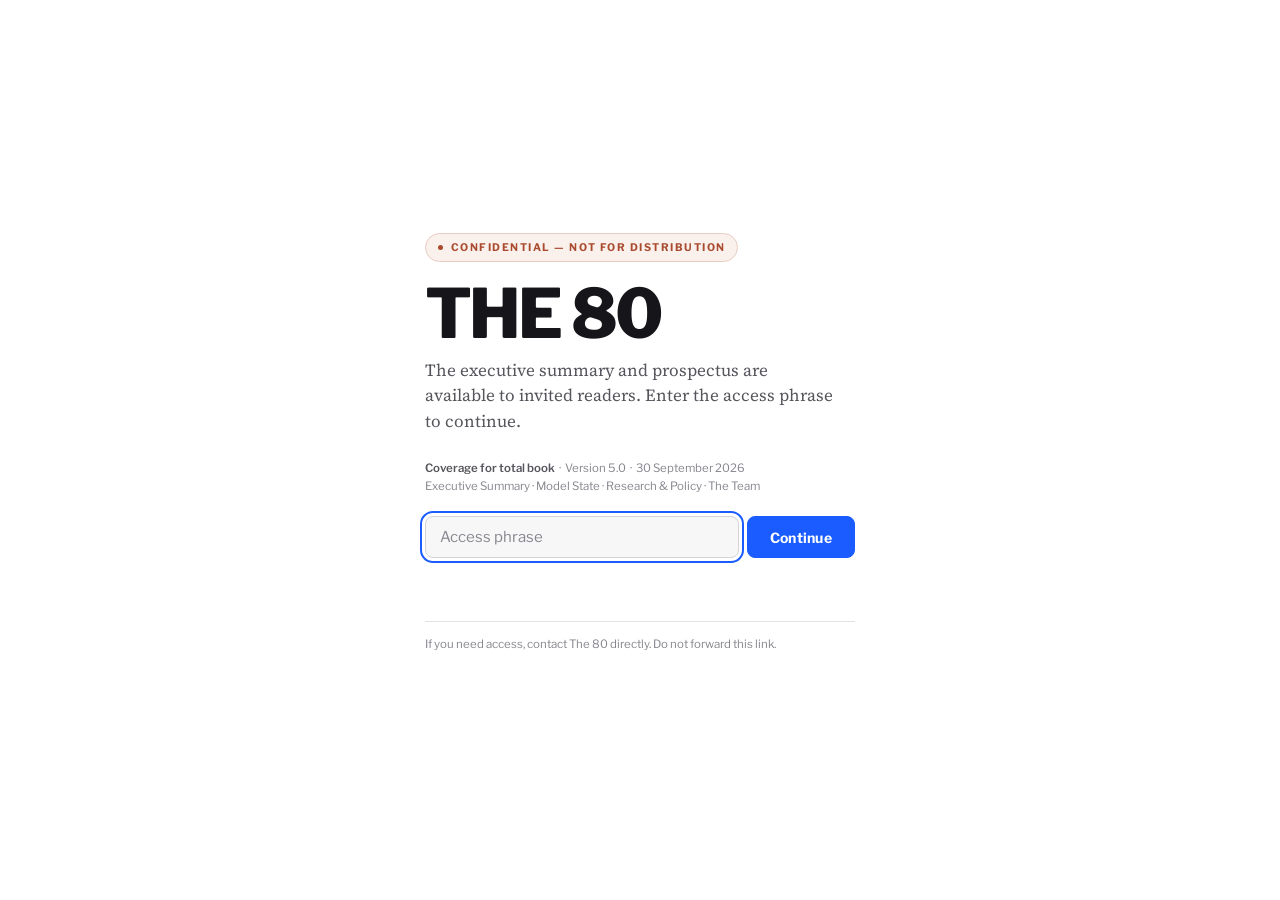
<file: new.html>
<!doctype html>
<html lang="en">
<head>
<meta charset="utf-8">
<meta name="viewport" content="width=device-width,initial-scale=1,viewport-fit=cover">
<meta name="robots" content="noindex,nofollow">
<meta name="description" content="The 80 — Executive Summary. The front matter of the prospectus: the case, two proof points, the operating model, and the ask.">
<meta property="og:title" content="The 80 — Executive Summary">
<meta property="og:description" content="Building the machine Democrats never built. A 501(c)(4) investment vehicle for permanent, multi-state political infrastructure.">
<meta property="og:type" content="article">
<title>The 80 Prospectus — Short</title>
<style>
:root{color-scheme:light dark;padding-top:env(safe-area-inset-top,0px);padding-bottom:env(safe-area-inset-bottom,0px)}
html{scroll-behavior:smooth;scroll-padding-top:118px}
@media (prefers-reduced-motion:reduce){html{scroll-behavior:auto}}
</style>
<link rel="preconnect" href="https://fonts.googleapis.com">
<link rel="preconnect" href="https://fonts.gstatic.com" crossorigin>
<link rel="stylesheet" href="https://fonts.googleapis.com/css2?family=Libre+Franklin:ital,wght@0,400;0,500;0,600;0,700;0,800;1,400&family=Source+Serif+4:ital,opsz,wght@0,8..60,400;0,8..60,600;1,8..60,400&display=swap">

<style>
/* ============ TOKENS ============ */
:root{
  --ground:#ffffff;
  --surface:#f7f7f8;
  --surface-2:#f0f0f2;
  --border:#e3e3e6;
  --border-2:#d3d3d8;
  --ink:#16161a;
  --ink-2:#55555c;
  --ink-3:#86868e;
  --accent:#1a5cff;
  --accent-soft:#eef3ff;
  --accent-line:#cfddff;
  --terra:#a84b2f;
  --terra-soft:#faf0ec;
  --terra-line:#e8cdc2;
  --good:#0e7a3d;
  --good-soft:#ecf7f0;
  --warn:#8a5a00;
  --warn-soft:#fdf4e3;
  /* validated chart series — light */
  --s1:#1a5cff;
  --s2:#a84b2f;
  --seq-1:#1a5cff;
  --seq-2:#5c8eff;
  --seq-3:#a8c2ff;
  --grid:#e6e6ea;
  --bar-n:#9a9aa4;
  --r:10px;
  --maxw:1180px;
  --prose:66ch;
}
@media (prefers-color-scheme:dark){
  :root:not([data-theme="light"]){
    --ground:#141416; --surface:#1c1c1f; --surface-2:#232327;
    --border:#2e2e33; --border-2:#3b3b42;
    --ink:#f2f2f3; --ink-2:#a9a9b1; --ink-3:#7a7a83;
    --accent:#6f9bff; --accent-soft:#16233f; --accent-line:#2c4478;
    --terra:#d9805c; --terra-soft:#2c1c16; --terra-line:#5a3325;
    --good:#4cbc7b; --good-soft:#12261a; --warn:#d9a441; --warn-soft:#2a2113;
    --s1:#4f86fa; --s2:#c9633c;
    --seq-1:#4f86fa; --seq-2:#3a63b8; --seq-3:#2a4278;
    --grid:#2b2b31;
  --bar-n:#7f7f8a;
    --bar-n:#7f7f8a;
  }
}
:root[data-theme="dark"]{
  --ground:#141416; --surface:#1c1c1f; --surface-2:#232327;
  --border:#2e2e33; --border-2:#3b3b42;
  --ink:#f2f2f3; --ink-2:#a9a9b1; --ink-3:#7a7a83;
  --accent:#6f9bff; --accent-soft:#16233f; --accent-line:#2c4478;
  --terra:#d9805c; --terra-soft:#2c1c16; --terra-line:#5a3325;
  --good:#4cbc7b; --good-soft:#12261a; --warn:#d9a441; --warn-soft:#2a2113;
  --s1:#4f86fa; --s2:#c9633c;
  --seq-1:#4f86fa; --seq-2:#3a63b8; --seq-3:#2a4278;
  --grid:#2b2b31;
}

*{box-sizing:border-box;margin:0;padding:0}
body{
  background:var(--ground);
  color:var(--ink);
  font-family:"Source Serif 4","Iowan Old Style",Georgia,serif;
  font-size:17px;
  line-height:1.62;
  -webkit-font-smoothing:antialiased;
}
.ui,h1,h2,h3,h4,nav,th,.label,.folio,.stat,.chap,.tag,figcaption,table,.meta{
  font-family:"Libre Franklin",-apple-system,BlinkMacSystemFont,"Segoe UI",Helvetica,Arial,sans-serif;
}
a{color:var(--accent)}
img,svg{max-width:100%}
:focus-visible{outline:2px solid var(--accent);outline-offset:3px;border-radius:3px}
@media (prefers-reduced-motion:reduce){*{animation:none!important;transition:none!important}}

/* ============ CHROME ============ */
.topbar{
  position:sticky;top:env(safe-area-inset-top,0px);z-index:60;
  background:color-mix(in srgb,var(--ground) 92%,transparent);
  backdrop-filter:saturate(1.6) blur(10px);
  border-bottom:1px solid var(--border);
}
.topbar .inner{
  max-width:var(--maxw);margin:0 auto;padding:9px 24px;
  display:flex;align-items:center;gap:18px;flex-wrap:wrap;
}
.wordmark{font-weight:800;font-size:13px;letter-spacing:.14em;text-transform:uppercase;white-space:nowrap}
.wordmark span{color:var(--ink-3);font-weight:600}
.pager{display:flex;gap:2px;flex-wrap:wrap;margin-left:auto}
.pager a{
  font-size:11.5px;font-weight:600;letter-spacing:.03em;color:var(--ink-3);
  text-decoration:none;padding:4px 9px;border-radius:6px;white-space:nowrap;
}
.pager a:hover{color:var(--accent);background:var(--accent-soft)}
.pager a.on{color:var(--ink);background:var(--surface-2)}
.progress{height:2px;background:var(--accent);width:0;transition:width .12s linear}

/* ---- group tabs (row 1 of the top bar) ---- */
.groups{display:flex;gap:4px;flex-wrap:wrap;align-items:center}
.groups a{
  font-family:"Libre Franklin",sans-serif;font-size:12.5px;font-weight:700;letter-spacing:.02em;
  color:var(--ink-2);text-decoration:none;padding:5px 11px;border-radius:7px;white-space:nowrap;
  border:1px solid transparent;
}
.groups a:hover{color:var(--accent);background:var(--accent-soft)}
.groups a.on{background:var(--ink);color:var(--ground);border-color:var(--ink)}
.barrow{display:flex;align-items:center;gap:16px;flex-wrap:wrap}
.barrow+.barrow{margin-top:7px;padding-top:7px;border-top:1px solid var(--border)}

/* ---- left rail ---- */
.rail{
  position:fixed;left:18px;top:calc(env(safe-area-inset-top,0px) + 132px);width:186px;z-index:45;
  display:none;max-height:calc(100vh - 190px);overflow-y:auto;padding-right:6px;
}
/* Never show three navigations at once.
   >=1280px : side rail + the section pager (the duplicated group tabs are hidden)
   <1280px  : stripped-down top bar (group tabs + pager), no rail */
@media (min-width:1280px){
  .rail{display:block}
  main{padding-left:228px}
  .topbar .barrow:first-child .groups{display:none}
  .topbar .barrow+.barrow{margin-top:0;padding-top:0;border-top:none}
  .topbar .inner{padding:7px 24px}
}
.rail.hide{display:none}
.rail .rg{margin-bottom:15px}
.rail .rgh:empty{display:none}
.rgh{
  font-family:"Libre Franklin",sans-serif;font-size:9.5px;font-weight:800;letter-spacing:.14em;
  text-transform:uppercase;color:var(--ink-3);margin-bottom:6px;padding-left:9px;
}
.rail a{
  display:block;font-family:"Libre Franklin",sans-serif;font-size:12px;font-weight:600;
  color:var(--ink-3);text-decoration:none;padding:4px 9px;border-left:2px solid var(--border);
  line-height:1.35;
}
.rail a:hover{color:var(--accent);border-left-color:var(--accent-line)}
.rail a.on{color:var(--ink);border-left-color:var(--accent);background:var(--surface)}
.rail .rtop{
  margin-top:6px;font-family:"Libre Franklin",sans-serif;font-size:11px;font-weight:700;
  letter-spacing:.06em;text-transform:uppercase;color:var(--ink-3);border:1px solid var(--border);
  background:var(--ground);border-radius:7px;padding:6px 10px;cursor:pointer;width:100%;text-align:left;
}
.rail .rtop:hover{border-color:var(--accent);color:var(--accent)}

/* ---- floating return-home (narrow screens) ---- */
.totop{
  position:fixed;right:18px;bottom:calc(env(safe-area-inset-bottom,0px) + 18px);z-index:55;
  font-family:"Libre Franklin",sans-serif;font-size:12px;font-weight:700;letter-spacing:.04em;
  background:var(--ink);color:var(--ground);border:none;border-radius:999px;padding:9px 15px;
  cursor:pointer;box-shadow:0 2px 10px rgba(0,0,0,.18);opacity:0;pointer-events:none;transition:opacity .18s;
}
.totop.show{opacity:1;pointer-events:auto}
@media (min-width:1280px){.totop{display:none}}


/* ---- focus: state rows ---- */
.srow{display:grid;grid-template-columns:270px 1fr 300px;gap:22px;align-items:stretch;margin:18px 0}
@media (max-width:1000px){.srow{grid-template-columns:1fr}}
.stile{
  position:relative;border-radius:var(--r);padding:18px 20px;display:flex;align-items:center;gap:8px;
  min-height:180px;color:#2a2a2e;
}
.smap{position:relative;flex:0 0 118px;height:132px;display:flex;align-items:center;justify-content:center}
.smap svg{width:118px;height:132px;overflow:visible}
.svoters{
  position:absolute;left:50%;top:50%;transform:translate(-50%,-50%);
  font-family:"Libre Franklin",sans-serif;font-size:19px;font-weight:800;color:#5e5b55;
  font-variant-numeric:tabular-nums;white-space:nowrap;
}
.sname{font-family:"Libre Franklin",sans-serif;font-size:21px;font-weight:800;letter-spacing:-.02em;line-height:1.1;color:#22222a}
.sreg{position:absolute;left:20px;bottom:14px;font-family:"Libre Franklin",sans-serif;font-size:10.5px;font-weight:600;color:#7a756c}
.swhy{padding-top:2px}
.swhy p{font-size:15.5px;margin-bottom:0;max-width:none}
.sdata{border:1px solid var(--border);border-radius:var(--r);padding:15px 17px;background:var(--surface)}
.sdata p{font-size:13.5px;margin:0 0 11px;max-width:none;font-family:"Libre Franklin",sans-serif;font-variant-numeric:tabular-nums}
.sdata p:last-of-type{margin-bottom:4px}
.slab{
  display:block;font-family:"Libre Franklin",sans-serif;font-size:10px;font-weight:800;
  letter-spacing:.11em;text-transform:uppercase;color:var(--ink-3);margin-bottom:4px;
}
.swhy .slab{color:var(--terra);margin-bottom:7px}
.ssrc{display:block;font-family:"Libre Franklin",sans-serif;font-size:10px;color:var(--ink-3);line-height:1.4}
h2 u{text-decoration-thickness:2px;text-underline-offset:4px}


/* ---- research: deck columns + stat cards ---- */
.rcols{display:grid;grid-template-columns:repeat(3,1fr);gap:0;margin:22px 0 26px}
.rcols>div{padding:0 26px;border-left:1px solid var(--border)}
.rcols>div:first-child{padding-left:0;border-left:none}
.rcols p{font-size:14.5px;margin-bottom:0;max-width:none}
.rcols b{color:var(--accent);font-weight:600}
@media (max-width:900px){.rcols{grid-template-columns:1fr;gap:18px}.rcols>div{padding:0 0 0 14px;border-left:2px solid var(--border)}.rcols>div:first-child{padding-left:14px;border-left:2px solid var(--border)}}
.rstat{
  display:flex;align-items:flex-start;gap:18px;border:1px solid var(--border);
  border-radius:var(--r);padding:18px 20px;background:var(--ground);
}
.rstat.hi{border-color:var(--terra-line);background:var(--terra-soft)}
.rstat .rsv{
  font-family:"Libre Franklin",sans-serif;font-size:31px;font-weight:800;color:var(--accent);
  letter-spacing:-.03em;line-height:1;white-space:nowrap;flex-shrink:0;font-variant-numeric:tabular-nums;
}
.rstat p{font-size:14px;margin:0 0 5px;max-width:none}
.rstat .rss{font-family:"Libre Franklin",sans-serif;font-size:10px;font-weight:700;letter-spacing:.08em;text-transform:uppercase;color:var(--ink-3)}
.rstrip{display:grid;grid-template-columns:repeat(5,1fr);gap:14px;margin:16px 0 8px}
@media (max-width:1050px){.rstrip{grid-template-columns:repeat(2,1fr)}}
@media (max-width:560px){.rstrip{grid-template-columns:1fr}}
.rstat.sm{flex-direction:column;gap:8px;padding:16px 17px}
.rstat.sm .rsv{font-size:27px}


/* ---- next button ---- */
.nextbar{
  display:flex;flex-direction:column;align-items:center;gap:14px;
  margin:56px 0 0;padding-top:34px;border-top:2px solid var(--ink);
}
.nextbar .endmark{
  font-family:"Libre Franklin",sans-serif;font-size:10px;font-weight:800;
  letter-spacing:.18em;text-transform:uppercase;color:var(--ink-3);
}
/* the stop: enough empty run-out that the next section is below the fold */
section.page{padding-bottom:0}
.pagebreak{height:clamp(220px,38vh,460px);pointer-events:none}
@media (max-width:700px){.pagebreak{height:clamp(140px,26vh,260px)}}
@media print{.pagebreak{height:0;page-break-after:always}.nextbar{display:none}}
@media (max-width:420px){
  .nextbar{flex-direction:column!important;align-items:center!important;gap:10px!important}
  .nextbtn{font-size:11px;letter-spacing:.1em;text-align:center}
}

.nextbtn{
  display:inline-flex;align-items:center;gap:10px;font-family:"Libre Franklin",sans-serif;
  font-size:12px;font-weight:800;letter-spacing:.14em;text-transform:uppercase;color:var(--ink-2);
  background:none;border:none;cursor:pointer;padding:8px 6px;
}
.nextbtn:hover{color:var(--accent)}
.nextbtn .arw{display:inline-block;width:34px;height:1.5px;background:currentColor;position:relative}
.nextbtn .arw::after{content:"";position:absolute;right:0;top:-3px;width:7px;height:7px;border-top:1.5px solid currentColor;border-right:1.5px solid currentColor;transform:rotate(45deg)}
.nextbtn .nlabel{color:var(--ink-3);font-weight:600;letter-spacing:.02em;text-transform:none;font-size:12.5px}

/* ---- gated (second code) blocks ---- */
.locked{border:1px solid var(--border-2);border-radius:var(--r);background:var(--surface);padding:22px 24px;margin:24px 0}
.locked .lk{font-family:"Libre Franklin",sans-serif;font-size:10.5px;font-weight:800;letter-spacing:.13em;text-transform:uppercase;color:var(--warn);margin-bottom:8px}
.locked h4{margin-bottom:6px;color:var(--ink);font-size:14px;letter-spacing:0;text-transform:none;font-weight:700}
.locked p{font-size:15px;margin-bottom:14px}
.locked form{display:flex;gap:8px;flex-wrap:wrap;max-width:420px}
.locked input{flex:1 1 190px;min-width:0;font-family:"Libre Franklin",sans-serif;font-size:14px;padding:9px 12px;border:1px solid var(--border-2);border-radius:8px;background:var(--ground);color:var(--ink)}
.locked button{font-family:"Libre Franklin",sans-serif;font-size:13px;font-weight:700;padding:9px 18px;border:1px solid var(--accent);border-radius:8px;background:var(--accent);color:#fff;cursor:pointer}
.locked .lerr{font-family:"Libre Franklin",sans-serif;font-size:12.5px;font-weight:600;color:var(--terra);margin-top:10px;min-height:18px}

/* ---- model-state calculator ---- */
.calc{border:1px solid var(--border);border-radius:var(--r);background:var(--surface);padding:22px 24px;margin:22px 0}
.calc .ch{display:flex;justify-content:space-between;align-items:baseline;gap:12px;margin-bottom:16px}
.calc .ck{font-family:"Libre Franklin",sans-serif;font-size:11px;font-weight:800;letter-spacing:.14em;text-transform:uppercase;color:var(--ink-3)}
.calc .clive{font-family:"Libre Franklin",sans-serif;font-size:11.5px;font-weight:600;color:var(--accent)}
.crow+.crow{margin-top:16px;padding-top:16px;border-top:1px solid var(--border)}
.crow label{display:flex;justify-content:space-between;align-items:baseline;gap:12px;font-family:"Libre Franklin",sans-serif;font-size:15px;font-weight:600;color:var(--ink);margin-bottom:6px}
.crow .cv{font-family:"Libre Franklin",sans-serif;font-size:19px;font-weight:800;color:var(--accent);font-variant-numeric:tabular-nums}
.crow input[type=range]{width:100%;accent-color:var(--accent);margin:2px 0}
.crow .chint{font-family:"Libre Franklin",sans-serif;font-size:11.5px;color:var(--ink-3);line-height:1.5;margin-top:3px}
.ctot{display:flex;justify-content:space-between;align-items:center;gap:14px;margin-top:18px;padding:16px 20px;border-radius:9px;border:1px solid var(--accent-line);background:var(--accent-soft)}
.ctot .ctl{font-family:"Libre Franklin",sans-serif;font-size:11.5px;font-weight:800;letter-spacing:.13em;text-transform:uppercase;color:var(--accent)}
.ctot .ctv{font-family:"Libre Franklin",sans-serif;font-size:36px;font-weight:800;line-height:1;color:var(--accent);font-variant-numeric:tabular-nums;letter-spacing:-.02em}
@media (max-width:480px){.ctot .ctv{font-size:27px}}
@media (max-width:720px){.pager{display:none}}

/* ============ PAGE SHELL ============ */
.wrap{max-width:var(--maxw);margin:0 auto;padding-inline:24px}
.page{padding-block:60px 12px}
.page:last-of-type{padding-bottom:70px}
.folio{
  display:flex;align-items:baseline;gap:14px;
  border-top:2px solid var(--ink);padding-top:9px;margin-bottom:34px;
}
.folio .no{
  font-size:11px;font-weight:800;letter-spacing:.18em;color:var(--ink);
  font-variant-numeric:tabular-nums;
}
.folio .nm{font-size:11px;font-weight:600;letter-spacing:.18em;text-transform:uppercase;color:var(--ink-3)}
.folio .of{margin-left:auto;font-size:11px;font-weight:500;color:var(--ink-3);font-variant-numeric:tabular-nums}

h1{font-size:clamp(30px,4.4vw,46px);line-height:1.08;font-weight:800;letter-spacing:-.022em;text-wrap:balance;margin-bottom:18px}
h2{font-size:clamp(23px,3vw,31px);line-height:1.16;font-weight:700;letter-spacing:-.016em;text-wrap:balance;margin-bottom:16px}
h3{font-size:17px;font-weight:700;letter-spacing:-.005em;margin:30px 0 8px}
h4{font-size:12px;font-weight:700;letter-spacing:.1em;text-transform:uppercase;color:var(--ink-3);margin-bottom:10px}
p{margin-bottom:15px;max-width:var(--prose)}
p.lead{font-size:20px;line-height:1.5;color:var(--ink-2);margin-bottom:22px}
.prose{max-width:var(--prose)}
.dek{font-size:12px;font-weight:700;letter-spacing:.14em;text-transform:uppercase;color:var(--terra);margin-bottom:12px}
strong{font-weight:600;color:var(--ink)}
em{font-style:italic}
hr{border:none;border-top:1px solid var(--border);margin:34px 0}

/* ============ COVER ============ */
.cover{padding-block:clamp(32px,6vw,74px) 10px}
.stamp{
  display:inline-flex;align-items:center;gap:8px;
  border:1px solid var(--terra-line);background:var(--terra-soft);color:var(--terra);
  font-family:"Libre Franklin",sans-serif;font-size:10.5px;font-weight:700;letter-spacing:.14em;
  text-transform:uppercase;padding:5px 12px;border-radius:999px;margin-bottom:26px;
}
.stamp .dot{width:5px;height:5px;border-radius:999px;background:var(--terra)}
.cover-title{
  font-family:"Libre Franklin",sans-serif;font-weight:800;
  font-size:clamp(52px,12vw,124px);line-height:.86;letter-spacing:-.045em;margin-bottom:22px;
}
.cover-title .sub{display:block;font-size:clamp(20px,3.4vw,38px);line-height:1.08;letter-spacing:-.025em;margin-top:16px;max-width:17ch}
.cover-title .sub b{color:var(--accent);font-weight:800}
.cover-meta{
  display:flex;flex-wrap:wrap;gap:8px 20px;align-items:baseline;
  font-family:"Libre Franklin",sans-serif;font-size:12px;font-weight:600;
  letter-spacing:.07em;text-transform:uppercase;color:var(--ink-3);
  border-top:1px solid var(--border);padding-top:14px;margin-top:30px;
}
.cover-grid{display:grid;grid-template-columns:1.35fr 1fr;gap:44px;align-items:start;margin-top:36px}
@media (max-width:900px){.cover-grid{grid-template-columns:1fr;gap:30px}}

/* ============ STATS ============ */
.stats{display:grid;grid-template-columns:repeat(3,1fr);gap:0;border:1px solid var(--border);border-radius:var(--r);overflow:hidden;margin:28px 0}
.stats>div{padding:17px 18px;border-right:1px solid var(--border);background:var(--surface)}
.stats>div:last-child{border-right:none}
@media (max-width:820px){
  .stats{grid-template-columns:1fr}
  .stats>div{border-right:none;border-bottom:1px solid var(--border)}
  .stats>div:last-child{border-bottom:none}
}
@media (max-width:420px){
  .stats{grid-template-columns:1fr}
  .stats>div{border-right:none;border-bottom:1px solid var(--border)}
  .stats>div:last-child{border-bottom:none}
}
.stat .v{font-size:31px;font-weight:800;letter-spacing:-.03em;line-height:1;font-variant-numeric:tabular-nums;display:block}
.stat .v.a{color:var(--accent)}
.stat .l{font-size:11.5px;font-weight:600;color:var(--ink-3);margin-top:7px;line-height:1.35;display:block}

/* ============ CALLOUTS ============ */
.callout{
  border:1px solid var(--border);border-left:3px solid var(--ink-3);
  background:var(--surface);border-radius:0 var(--r) var(--r) 0;
  padding:16px 20px;margin:26px 0;max-width:calc(var(--prose) + 6ch);
}
.callout .ct{
  font-family:"Libre Franklin",sans-serif;font-size:11px;font-weight:700;
  letter-spacing:.1em;text-transform:uppercase;margin-bottom:6px;color:var(--ink-3);
}
.callout p{margin-bottom:0;max-width:none;font-size:16px}
.callout p+p{margin-top:10px}
.callout.a{border-left-color:var(--accent);background:var(--accent-soft);border-color:var(--accent-line)}
.callout.a .ct{color:var(--accent)}
.callout.t{border-left-color:var(--terra);background:var(--terra-soft);border-color:var(--terra-line)}
.callout.t .ct{color:var(--terra)}
.callout.g{border-left-color:var(--good);background:var(--good-soft);border-color:color-mix(in srgb,var(--good) 30%,transparent)}
.callout.g .ct{color:var(--good)}
.callout.w{border-left-color:var(--warn);background:var(--warn-soft);border-color:color-mix(in srgb,var(--warn) 30%,transparent)}
.callout.w .ct{color:var(--warn)}

.pull{
  border-top:2px solid var(--ink);border-bottom:1px solid var(--border);
  padding:20px 0;margin:34px 0;max-width:612px;
}
.pull q{quotes:none;font-size:clamp(19px,2vw,23px);line-height:1.3;font-weight:600;letter-spacing:-.015em;display:block;font-family:"Libre Franklin",sans-serif}
.pull .src{font-family:"Libre Franklin",sans-serif;font-size:11px;font-weight:600;letter-spacing:.1em;text-transform:uppercase;color:var(--ink-3);margin-top:12px;display:block}
.pull.right{float:right;margin:8px 0 24px 40px}
@media (max-width:860px){.pull.right{float:none;margin:34px 0;max-width:none}}

/* ============ CARDS / GRIDS ============ */
.grid{display:grid;gap:16px;margin:22px 0}
.grid>*{min-width:0}
.srow>*{min-width:0}
.g2{grid-template-columns:1fr 1fr}
.g3{grid-template-columns:repeat(3,1fr)}
.g4{grid-template-columns:repeat(4,1fr)}
@media (max-width:900px){.g3,.g4{grid-template-columns:1fr 1fr}}
@media (max-width:640px){.g2,.g3,.g4{grid-template-columns:1fr}}
@media (max-width:1100px){.g2-tables{grid-template-columns:1fr}}
.card{border:1px solid var(--border);border-radius:var(--r);padding:18px 20px;background:var(--ground)}
.card.fill{background:var(--surface)}
.card h4{margin-bottom:8px}
.card p{font-size:15.5px;margin-bottom:0;max-width:none}
.card p+p{margin-top:9px}
.card .idx{
  font-family:"Libre Franklin",sans-serif;font-size:11px;font-weight:800;
  letter-spacing:.1em;color:var(--accent);font-variant-numeric:tabular-nums;display:block;margin-bottom:7px;
}
.card .hd{font-family:"Libre Franklin",sans-serif;font-weight:700;font-size:15.5px;letter-spacing:-.008em;margin-bottom:6px;display:block}

ul,ol{margin:0 0 15px 0;max-width:var(--prose)}
ul.tick{list-style:none}
ul.tick li{position:relative;padding-left:24px;margin-bottom:9px}
ul.tick li::before{content:"";position:absolute;left:2px;top:.62em;width:9px;height:9px;border:1.5px solid var(--accent);border-radius:2px}
ul.bare{list-style:none}
ul.bare li{position:relative;padding-left:20px;margin-bottom:8px}
ul.bare li::before{content:"";position:absolute;left:0;top:.72em;width:7px;height:1.5px;background:var(--ink-3)}
.roster li{margin-bottom:9px}
.roster a{color:var(--ink);text-decoration:none;border-bottom:1px solid var(--border-2);transition:color .15s,border-color .15s}
.roster a:hover{color:var(--accent);border-bottom-color:var(--accent)}
ol.num{list-style:none;counter-reset:n}
ol.num li{position:relative;padding-left:34px;margin-bottom:13px;counter-increment:n}
ol.num li::before{
  content:counter(n,decimal-leading-zero);position:absolute;left:0;top:.15em;
  font-family:"Libre Franklin",sans-serif;font-size:11px;font-weight:800;color:var(--accent);
  letter-spacing:.06em;font-variant-numeric:tabular-nums;
}

/* ============ TABLES ============ */
.tw{overflow-x:auto;border:1px solid var(--border);border-radius:var(--r);margin:22px 0}
table{width:100%;border-collapse:collapse;font-size:14.5px;min-width:500px}
th{
  text-align:left;font-size:10.5px;font-weight:700;letter-spacing:.1em;text-transform:uppercase;
  color:var(--ink-3);padding:11px 16px;background:var(--surface);border-bottom:1px solid var(--border);
  vertical-align:bottom;
}
td{padding:13px 16px;border-bottom:1px solid var(--border);vertical-align:top;color:var(--ink-2)}
tr:last-child td{border-bottom:none}
td strong{color:var(--ink)}
tr.tone-success td{background:var(--good-soft)}
tr.tone-warning td{background:var(--warn-soft)}
tr.tone-info td{background:var(--accent-soft)}
tr.tone-success td:first-child{box-shadow:inset 3px 0 0 var(--good)}
tr.tone-warning td:first-child{box-shadow:inset 3px 0 0 var(--warn)}
tr.tone-info td:first-child{box-shadow:inset 3px 0 0 var(--accent)}
td.n,th.n{text-align:right;font-variant-numeric:tabular-nums}

/* ============ FIGURES ============ */
figure{margin:30px 0;border:1px solid var(--border);border-radius:var(--r);overflow:hidden;background:var(--ground)}
figure .fh{padding:16px 20px 12px;border-bottom:1px solid var(--border);background:var(--surface)}
figure .fn{font-family:"Libre Franklin",sans-serif;font-size:10.5px;font-weight:800;letter-spacing:.14em;text-transform:uppercase;color:var(--accent);display:block;margin-bottom:5px}
figure .ft{font-family:"Libre Franklin",sans-serif;font-size:16.5px;font-weight:700;letter-spacing:-.012em;line-height:1.25;display:block;color:var(--ink)}
figure .fs{font-size:14px;color:var(--ink-2);margin-top:6px;display:block;max-width:74ch;line-height:1.5}
figure .fb{padding:22px 20px}
figure .fb img{display:block;width:100%;height:auto;border-radius:7px;border:1px solid var(--border)}
figure .fb img.small{max-width:480px;margin-inline:auto}
figcaption{padding:11px 20px 14px;border-top:1px solid var(--border);font-size:11.5px;color:var(--ink-3);line-height:1.5;background:var(--surface)}
figcaption b{color:var(--ink-2);font-weight:600}
.tiny{font-size:11.5px;line-height:1.5;color:var(--ink-3)}
p.tiny{margin-top:10px;max-width:612px}
span.tiny{display:block;margin-top:5px}
.tiny b,.tiny strong{color:var(--ink-2);font-weight:600}
/* deck-style proof panels: large image block beside the argument */
.proofrow{display:grid;grid-template-columns:1fr minmax(320px,420px);gap:38px;align-items:start;margin-top:46px}
.proofrow>div>h3{margin-top:0!important}
.pmark{margin:0;border:1px solid var(--border);border-radius:var(--r);overflow:hidden;background:var(--surface);
  box-shadow:0 1px 2px rgba(0,0,0,.04),0 8px 24px -12px rgba(0,0,0,.18)}
.pmark .pmb{display:flex;align-items:center;justify-content:center;padding:28px;
  background:linear-gradient(160deg,var(--surface-2),var(--surface))}
.pmark .pmb img{max-width:100%;max-height:400px;width:auto;height:auto;display:block;border-radius:3px;
  filter:drop-shadow(0 2px 6px rgba(0,0,0,.12)) drop-shadow(0 16px 32px rgba(0,0,0,.24))}
.pmark figcaption{padding:13px 16px 15px;font-size:11.5px;line-height:1.5;color:var(--ink-3);
  border-top:1px solid var(--border);background:var(--surface)}
@media (max-width:980px){.proofrow{grid-template-columns:1fr;gap:22px}.pmark{max-width:420px}}

/* ============ PAGED MODE — one section at a time ============ */
body.paged main > section.wrap{display:none}
body.paged main > section.wrap.onpage{display:block}
body.paged .pagebreak{display:none}
body.paged .nextbar{margin-bottom:0;padding-bottom:6px}
body.paged .endmark{color:var(--ink-3)}
.pgnav{
  display:flex;align-items:center;justify-content:space-between;gap:16px;
  margin-top:56px;padding-top:30px;border-top:2px solid var(--ink);
}
.pgnav .pgleft{min-width:0}
.pgbtn{
  display:inline-flex;align-items:center;gap:10px;font-family:"Libre Franklin",sans-serif;
  font-size:12px;font-weight:800;letter-spacing:.14em;text-transform:uppercase;color:var(--ink-2);
  background:none;border:none;cursor:pointer;padding:8px 6px;
}
.pgbtn:hover{color:var(--accent)}
.pgbtn[disabled]{opacity:.32;cursor:default}
.pgbtn .nlabel{color:var(--ink-3);font-weight:600;letter-spacing:.02em;text-transform:none;font-size:12.5px}
.sticks{position:relative;height:15px;margin-top:7px;
  font-family:"Libre Franklin",sans-serif;font-size:11px;font-weight:700;color:var(--ink-3);
  font-variant-numeric:tabular-nums}
.sticks span{position:absolute;top:0;transform:translateX(-50%);line-height:1}
.sticks span:nth-child(1){left:9px}
.sticks span:nth-child(2){left:calc(9px + (100% - 18px) * .2)}
.sticks span:nth-child(3){left:calc(9px + (100% - 18px) * .4)}
.sticks span:nth-child(4){left:calc(9px + (100% - 18px) * .6)}
.sticks span:nth-child(5){left:calc(9px + (100% - 18px) * .8)}
.sticks span:nth-child(6){left:calc(100% - 9px)}

/* ---- typographic wrapping: no single-word last lines ---- */
h1,h2,h3,h4,.ft,.ct,.hd,.tt,.dek,.seplabel,.endmark,.lk{text-wrap:balance}
p,li,figcaption,.td,.fs,.l,.tiny,.lead,.prose p,.card p,.callout p,blockquote,q{text-wrap:pretty}
.nb{white-space:nowrap}
.chart{width:100%;height:auto;display:block;overflow:visible}
.chart text{font-family:"Libre Franklin",sans-serif}
.legend{display:flex;flex-wrap:wrap;gap:6px 20px;margin-bottom:16px;font-family:"Libre Franklin",sans-serif;font-size:12.5px;font-weight:600;color:var(--ink-2)}
.legend span{display:inline-flex;align-items:center;gap:7px}
.legend i{width:13px;height:3px;border-radius:2px;display:inline-block;flex-shrink:0}
.schematic{
  display:inline-block;font-family:"Libre Franklin",sans-serif;font-size:10px;font-weight:700;
  letter-spacing:.1em;text-transform:uppercase;color:var(--warn);
  background:var(--warn-soft);border:1px solid color-mix(in srgb,var(--warn) 30%,transparent);
  padding:3px 9px;border-radius:999px;margin-top:8px;
}

/* ============ TIMELINE ============ */
.tl{list-style:none;margin:22px auto;max-width:860px;position:relative;padding-left:0}
.tl li{display:grid;grid-template-columns:78px 1fr;gap:18px;padding-bottom:20px;position:relative}
.tl li::before{content:"";position:absolute;left:87px;top:12px;bottom:-8px;width:1.5px;background:var(--border-2)}
.tl li:last-child::before{display:none}
.tl .yr{
  font-family:"Libre Franklin",sans-serif;font-size:14px;font-weight:800;letter-spacing:-.01em;
  font-variant-numeric:tabular-nums;text-align:right;padding-top:1px;color:var(--ink);
}
.tl .bd{position:relative;padding-left:20px}
.tl .bd::before{content:"";position:absolute;left:-9.5px;top:8px;width:11px;height:11px;border-radius:999px;background:var(--accent);border:2.5px solid var(--ground)}
.tl li.miss .bd::before{background:var(--terra)}
.tl li.miss .yr{color:var(--terra)}
.tl .hd{font-family:"Libre Franklin",sans-serif;font-weight:700;font-size:15.5px;display:block;margin-bottom:3px}
.tl p{font-size:15.5px;margin-bottom:0;max-width:62ch}
@media (max-width:560px){
  .tl li{grid-template-columns:56px 1fr;gap:12px}
  .tl li::before{left:62px}
}

/* ============ CHAPTER LINKS ============ */
.chapbar{
  display:flex;align-items:center;gap:12px;flex-wrap:wrap;
  border:1px dashed var(--border-2);border-radius:var(--r);
  padding:13px 17px;margin:26px 0;background:var(--surface);
  font-family:"Libre Franklin",sans-serif;
}
.chapbar .ck{font-size:10.5px;font-weight:700;letter-spacing:.12em;text-transform:uppercase;color:var(--ink-3)}
.chaplist{display:flex;flex-wrap:wrap;gap:8px}
.chap{
  display:inline-flex;align-items:center;gap:9px;text-decoration:none;
  border:1px solid var(--border);border-radius:999px;padding:5px 13px 5px 11px;
  background:var(--ground);font-size:13px;font-weight:600;color:var(--ink);
}
.chap .cn{font-size:10.5px;font-weight:800;letter-spacing:.08em;color:var(--ink-3);font-variant-numeric:tabular-nums}
a.chap:hover{border-color:var(--accent);color:var(--accent)}
a.chap:hover .cn{color:var(--accent)}
.chap .cs{
  font-size:9.5px;font-weight:800;letter-spacing:.09em;text-transform:uppercase;
  padding:2px 7px;border-radius:999px;background:var(--surface-2);color:var(--ink-3);
}
.chap.live .cs{background:var(--good-soft);color:var(--good)}
.chap.here .cs{background:var(--accent-soft);color:var(--accent)}
.chap.todo{border-style:dashed;color:var(--ink-3);cursor:default}
.chap.todo .cs{background:var(--warn-soft);color:var(--warn)}
a.chap{text-decoration:none}
a.chap .arwx{margin-left:1px;color:var(--ink-3);font-size:11px}
a.chap:hover .arwx{color:var(--accent)}

/* contents table on last page */
.toc{list-style:none;margin:24px 0;max-width:none;border-top:1px solid var(--border)}
.toc li{border-bottom:1px solid var(--border)}
.toc a,.toc .row{
  display:grid;grid-template-columns:62px 1fr auto;gap:18px;align-items:baseline;
  padding:15px 4px;text-decoration:none;color:inherit;font-family:"Libre Franklin",sans-serif;
}
.toc a:hover{background:var(--accent-soft)}
.toc .cn{font-size:11.5px;font-weight:800;letter-spacing:.09em;color:var(--ink-3);font-variant-numeric:tabular-nums}
.toc a:hover .cn{color:var(--accent)}
.toc .tt{font-size:16px;font-weight:700;letter-spacing:-.01em}
.toc .td{display:block;font-family:"Source Serif 4",Georgia,serif;font-weight:400;font-size:14.5px;color:var(--ink-2);margin-top:3px;letter-spacing:0;max-width:62ch}
.toc .cs{font-size:9.5px;font-weight:800;letter-spacing:.09em;text-transform:uppercase;padding:3px 9px;border-radius:999px;background:var(--surface-2);color:var(--ink-3);white-space:nowrap}
.toc li.live .cs{background:var(--good-soft);color:var(--good)}
.toc li.prod .cs{background:var(--warn-soft);color:var(--warn)}
.toc li.this .cs{background:var(--accent-soft);color:var(--accent)}
.toc li.sep{background:var(--surface)}
.toc li.sep .row{grid-template-columns:1fr;padding:12px 4px}
.toc .seplabel{font-size:11px;font-weight:800;letter-spacing:.16em;text-transform:uppercase;color:var(--ink-3)}
.toc .seplabel span{font-family:"Source Serif 4",Georgia,serif;font-weight:400;letter-spacing:0;text-transform:none;color:var(--ink-3);font-size:14px}
@media (max-width:620px){
  .toc a,.toc .row{grid-template-columns:48px 1fr;gap:12px}
  .toc .cs{grid-column:2;justify-self:start;margin-top:8px}
}

/* ============ FOOTER ============ */
.disclosure{
  border-top:2px solid var(--ink);margin-top:52px;padding-top:20px;
  font-size:13px;line-height:1.6;color:var(--ink-3);
}
.disclosure p{max-width:88ch;margin-bottom:10px;font-size:13px}
.disclosure strong{color:var(--ink-2)}

/* ============ PRINT ============ */
@media print{
  .topbar,.chapbar{display:none}
  body{font-size:11pt;background:#fff;color:#000}
  .page{page-break-before:always;padding-block:0 0}
  .cover{page-break-before:avoid}
  figure,.callout,.pull,.card,.tl li{page-break-inside:avoid}
  a{color:#000;text-decoration:none}
}
</style>

<style>
/* ===== access gate (this hosted copy only) ===== */
/* the hidden attribute must beat every rule below, including #id selectors */
[hidden]{display:none!important}
#gate{
  position:fixed;inset:0;z-index:999;background:var(--ground);
  display:flex;align-items:center;justify-content:center;padding:24px;
}
#gate .box{width:100%;max-width:430px}
#gate .stamp{margin-bottom:22px}
#gate h1{
  font-family:"Libre Franklin",sans-serif;font-weight:800;
  font-size:clamp(40px,11vw,68px);line-height:.88;letter-spacing:-.04em;margin-bottom:14px;
}
#gate .sub{
  font-family:"Source Serif 4",Georgia,serif;font-size:17px;line-height:1.5;
  color:var(--ink-2);margin-bottom:26px;
}
#gate form{display:flex;gap:8px;flex-wrap:wrap}
#gate input{
  flex:1 1 200px;min-width:0;font-family:"Libre Franklin",sans-serif;font-size:15px;
  padding:11px 14px;border:1px solid var(--border-2);border-radius:8px;
  background:var(--surface);color:var(--ink);
}
#gate input::placeholder{color:var(--ink-3)}
#gate button{
  font-family:"Libre Franklin",sans-serif;font-size:14px;font-weight:700;letter-spacing:.02em;
  padding:11px 22px;border:1px solid var(--accent);border-radius:8px;
  background:var(--accent);color:#fff;cursor:pointer;
}
#gate button:hover{filter:brightness(1.08)}
#gate .err{
  font-family:"Libre Franklin",sans-serif;font-size:13px;font-weight:600;color:var(--terra);
  margin-top:14px;min-height:19px;
}
#gate .foot{
  font-family:"Libre Franklin",sans-serif;font-size:11.5px;line-height:1.55;color:var(--ink-3);
  border-top:1px solid var(--border);margin-top:30px;padding-top:14px;
}
</style>
</head>
<body>

<div id="gate">
  <div class="box">
    <div class="stamp"><span class="dot"></span>Confidential — not for distribution</div>
    <h1>THE&nbsp;80</h1>
    <p class="sub">The executive summary and prospectus are available to invited readers. Enter the access phrase to continue.</p>
    <p class="foot" style="border:none;margin:0 0 20px;padding:0;font-size:11.5px">
      <strong style="color:var(--ink-2)">Coverage for total book</strong> &nbsp;·&nbsp; Version 5.0 &nbsp;·&nbsp; 30 September 2026<br>
      Executive Summary · Model State · Research &amp; Policy · The Team
    </p>
    <form id="gate-form" autocomplete="off">
      <input id="gate-input" type="password" placeholder="Access phrase" aria-label="Access phrase" autocomplete="current-password">
      <button type="submit">Continue</button>
    </form>
    <div class="err" id="gate-err" role="status" aria-live="polite"></div>
    <p class="foot">If you need access, contact The 80 directly. Do not forward this link.</p>
  </div>
</div>

<div id="doc" hidden>
<div class="topbar">
  <div class="inner">
    <div class="barrow" style="width:100%">
      <div class="wordmark">The 80 <span>/ Prospectus</span></div>
      <nav class="groups" id="groups">
          <a href="#cover" data-g="front">Cover</a>
          <a href="#stakes" data-g="exec">Executive Summary</a>
          <a href="#modelstate" data-g="model">A Model State</a>
          <a href="#focus" data-g="research">Research &amp; Policy</a>
        </nav>
    </div>
    <div class="barrow" style="width:100%">
      <nav class="pager" id="pager"></nav>
    </div>
  </div>
  <div class="progress" id="prog"></div>
</div>

<aside class="rail" id="rail" aria-label="Section navigation"></aside>
<button class="totop" id="totop" type="button">&uarr; Contents</button>

<main>

<!-- ══════════════════════ COVER ══════════════════════ -->
<section class="wrap cover" id="cover">
  <div class="stamp"><span class="dot"></span>Confidential prospectus framework — not for distribution</div>

  <div class="cover-grid">
    <div>
      <h1 class="cover-title">THE&nbsp;80
        <span class="sub">Building the machine <b>Democrats never built.</b></span>
      </h1>
      <p class="lead" style="max-width:52ch">A 501(c)(4) investment vehicle for permanent, multi-state political infrastructure — capital that behaves like an investor, not a donor.</p>
      <div class="cover-meta">
        <span>Executive Summary</span>
        <span>Version 5.0 · 30 September 2026</span>
        <span>REAL Action for America</span>
      </div>
    </div>

    <div class="card fill">
      <h4>The thesis in one paragraph</h4>
      <p style="font-size:16.5px;font-family:'Source Serif 4',Georgia,serif;line-height:1.55">The American right did not out-organize the center-left in a single election cycle. It built institutions across six decades that outlasted every candidate and every loss. The center-left has never built the equivalent. <strong>This is not a messaging problem. It is an infrastructure&nbsp;gap.</strong> The 80 exists to close it, state by state, on a multi-cycle horizon.</p>
    </div>
  </div>

  <div class="stats">
    <div class="stat"><span class="v">$1.5M</span><span class="l">Committed to date</span></div>
    <div class="stat"><span class="v">$10.18M</span><span class="l">National team and one model state</span></div>
    <div class="stat"><span class="v">$29.9M</span><span class="l">Full deployment to six states</span></div>
    <div class="stat"><span class="v a">$60M</span><span class="l">Raise now underway</span></div>
  </div>

  <h4 style="margin-top:30px">What your money buys</h4>
  <p class="prose" style="max-width:74ch">The 80 invests along <strong>three directions at once</strong> — and then repeats that combination state by state. A donor is not funding one program; they are funding the combination, in a specific place, for multiple cycles.</p>

  <div class="grid g3">
    <div class="card"><span class="idx">DIRECTION 01</span><span class="hd">Civic &amp; Political</span><p>Long-horizon, state-by-state political organizing powered by seasoned, regionally rooted, multi-cycle campaign leaders who are committed, self-sufficient, and proven winners.</p></div>
    <div class="card"><span class="idx">DIRECTION 02</span><span class="hd">The 80 Engine: Media, Research, Technology</span><p>Permanent HQ team driving strategy and tactics for each state. Shared research, message testing, and creative capacity so every state build carries one brand, real-time data, and amplification.</p></div>
    <div class="card"><span class="idx">DIRECTION 03</span><span class="hd">Investment Strategy</span><p>Funds and stands up the organizer and regional-lead field structure. Partners with, invests in, or acquires existing state infrastructure rather than duplicating it.</p></div>
  </div>

  <div class="callout a">
    <div class="ct">How to read this document</div>
    <p>This is the executive summary of The 80 Prospectus. The chapters below contain research, legal architecture, capital strategy, hiring schedule, and state-by-state budgets. Each section links to the corresponding chapters.</p>
  </div>

  <div class="pull" style="max-width:52ch;margin:34px 0 26px">
    <q>The majority already exists. It needs a platform. We hope you will help us build it.</q>
    <span class="src">The 80</span>
  </div>

  <div class="prose">
    <h3>What the name means</h3>
    <p>Our name claims the <strong>eighty percent of Americans who agree on the majority of policy</strong> and want the same handful of things. That common ground runs through most of the Democratic Party. It lives in the center-left, and it includes independents, moderates, and a great many people who tuned out because nothing on offer sounded like them.</p>
  </div>

  <div class="grid g4">
    <div class="card"><span class="idx">01</span><span class="hd">Affordability</span><p>An affordable path to live their lives.</p></div>
    <div class="card"><span class="idx">02</span><span class="hd">Safety</span><p>Safety from threats at home and abroad.</p></div>
    <div class="card"><span class="idx">03</span><span class="hd">Competent government</span><p>Trust that government works and is not for sale.</p></div>
    <div class="card"><span class="idx">04</span><span class="hd">A real shot</span><p>Confidence that their children have one.</p></div>
  </div>

  <div class="nextbar"><span class="endmark">End of section</span><button class="nextbtn" type="button" data-next="book"><span class="nlabel">Next</span> Contents <span class="arw"></span></button></div>
  <div class="pagebreak" aria-hidden="true"></div></section>

<!-- ══════════════════════ CONTENTS (front matter) ══════════════════════ -->
<section class="wrap page" id="book">
  <div class="folio"><span class="nm">Contents</span><span class="of">The Prospectus</span></div>

  <div class="dek">Contents</div>
  <h2>What follows is not a pitch in prose. It is the plan itself.</h2>

  <ul class="toc">
    <li class="this">
      <div class="row">
        <span class="cn">01</span>
        <span><span class="tt">Executive Summary</span><span class="td">The case, the two proof points, the opposition, the operating model, and the&nbsp;ask.</span></span>
        <span class="cs">You are here</span>
      </div>
    </li>
    <li class="live">
      <a href="#modelstate">
        <span class="cn">02</span>
        <span><span class="tt">Model State</span><span class="td">The state template: what one state costs, built from the bottom up, and how we scale across the&nbsp;country.</span></span>
        <span class="cs">In this book</span>
      </a>
    </li>
    <li class="live">
      <a href="#focus">
        <span class="cn">03</span>
        <span><span class="tt">Research &amp; Policy</span><span class="td">The six focus states, the 80% Agenda, and the Democratic Brand Tracker baseline.</span></span>
        <span class="cs">In this book</span>
      </a>
    </li>
    <li class="live">
      <a href="#team">
        <span class="cn">—</span>
        <span><span class="tt">The Team</span><span class="td">The senior team, the operators, and the advisers accountable for the build.</span></span>
        <span class="cs">In this book</span>
      </a>
    </li>
  </ul>

  <p class="lead prose" style="margin-top:6px">The chapters above are the plan. This summary is the case for reading them.</p>

  <div class="disclosure">
    <p><strong>Disclosure.</strong> This document is for internal and donor-facing informational purposes. Contributions to REAL Action for America (The 80 Action for America Inc) support activities that further educational and social welfare purposes but may be used to support partisan political activities. <strong>Contributions to 501(c)(4) organizations are not deductible for federal income tax purposes as charitable contributions.</strong></p>
    <p>Confidential donor framework — not for distribution. Figures describing The 80's capital position, team, and field activity are as reported by the organization. Historical claims regarding Michigan and Colorado are drawn from The 80 / C4 Framework V2 and, for Colorado, from <i>The Blueprint: How the Democrats Won Colorado</i> (2010). Figure 6 is a schematic illustration of the phased model described in the text and does not plot measured data.</p>
  </div>

  <div class="nextbar"><span class="endmark">End of section</span><button class="nextbtn" type="button" data-next="stakes"><span class="nlabel">Next</span> 01 Stakes <span class="arw"></span></button></div>
  <div class="pagebreak" aria-hidden="true"></div></section>

<!-- ══════════════════════ 01 · THE STAKES ══════════════════════ -->
<section class="wrap page" id="stakes">
  <div class="folio"><span class="no">01</span><span class="nm">The Stakes</span><span class="of">Executive Summary · 1 of 8</span></div>

  <div class="dek">The 2026 false flag</div>
  <h2>Democrats are set up for wins in the mid-terms. Without permanent infrastructure, those gains can be completely reversed.</h2>

  <div class="prose">
    <p class="lead">Every two years, Democratic operatives build campaigns for candidates and then take them apart. Staff moves on. Data goes stale. Relationships are built, then gone before the next campaign starts.</p>
    <p>The other side spent fifty years building institutions that were never meant to come down. You can see the results in the courts, in school boards, and in state houses. Eight organizations — founded across six decades, every one still operating — form a compounding machine. No single donation built it. No single election broke it.</p>
  </div>

  <figure>
    <div class="fh">
      <span class="fn">Figure 1</span>
      <span class="ft">Six decades of institutions that were never disbanded</span>
      <span class="fs">Founding years of eight enduring conservative institutions, plus the single largest political advocacy gift in U.S. history. Every institution shown is still operating today — the earliest for sixty-two years.</span>
    </div>
    <div class="fb">
      <svg class="chart" viewBox="0 0 980 462" role="img" aria-label="Timeline from 1960 to 2030 showing eight conservative institutions founded between 1964 and 2019, each still operating: American Conservative Union 1964, Heritage Foundation 1973, CPAC 1974, Federalist Society 1982, Fox News 1996, Americans for Prosperity 2004, Turning Point USA 2012, Rockbridge 2019. A ninth marker shows the 1.6 billion dollar Marble Freedom Trust gift in 2020. A lower band shows the center-left pattern of cycle-by-cycle rebuilds.">
        <line x1="890" y1="34" x2="890" y2="336" stroke="var(--ink-3)" stroke-width="1" stroke-dasharray="4 4"/>
        <text x="890" y="26" font-size="10" font-weight="800" fill="var(--ink-3)" text-anchor="middle" letter-spacing="1.2">TODAY</text>

        <g fill="var(--s2)" opacity=".2">
          <rect x="110" y="46" width="780" height="7" rx="3.5"/>
          <rect x="223" y="78" width="667" height="7" rx="3.5"/>
          <rect x="236" y="110" width="654" height="7" rx="3.5"/>
          <rect x="337" y="142" width="553" height="7" rx="3.5"/>
          <rect x="513" y="174" width="377" height="7" rx="3.5"/>
          <rect x="613" y="206" width="277" height="7" rx="3.5"/>
          <rect x="714" y="238" width="176" height="7" rx="3.5"/>
          <rect x="802" y="270" width="88" height="7" rx="3.5"/>
        </g>
        <g fill="var(--s2)">
          <circle cx="110" cy="49.5" r="5"/><circle cx="223" cy="81.5" r="5"/>
          <circle cx="236" cy="113.5" r="5"/><circle cx="337" cy="145.5" r="5"/>
          <circle cx="513" cy="177.5" r="5"/><circle cx="613" cy="209.5" r="5"/>
          <circle cx="714" cy="241.5" r="5"/><circle cx="802" cy="273.5" r="5"/>
        </g>
        <g font-size="12.5" font-weight="700" fill="var(--ink)">
          <text x="110" y="38"><tspan fill="var(--s2)">1964</tspan>  ·  American Conservative Union</text>
          <text x="223" y="70"><tspan fill="var(--s2)">1973</tspan>  ·  Heritage Foundation</text>
          <text x="236" y="102"><tspan fill="var(--s2)">1974</tspan>  ·  CPAC</text>
          <text x="337" y="134"><tspan fill="var(--s2)">1982</tspan>  ·  Federalist Society</text>
          <text x="513" y="166"><tspan fill="var(--s2)">1996</tspan>  ·  Fox News</text>
          <text x="613" y="198"><tspan fill="var(--s2)">2004</tspan>  ·  Americans for Prosperity</text>
          <text x="714" y="230"><tspan fill="var(--s2)">2012</tspan>  ·  Turning Point USA</text>
          <text x="802" y="262"><tspan fill="var(--s2)">2019</tspan>  ·  Rockbridge</text>
        </g>

        <circle cx="814" cy="302" r="7" fill="var(--s2)"/>
        <line x1="814" y1="309" x2="814" y2="334" stroke="var(--s2)" stroke-width="1.5" stroke-dasharray="3 3"/>
        <text x="800" y="298" font-size="13" font-weight="700" fill="var(--ink)" text-anchor="end">Marble Freedom Trust — <tspan fill="var(--s2)" font-size="17" font-weight="800">$1.6B</tspan></text>
        <text x="800" y="315" font-size="11" font-weight="600" fill="var(--ink-3)" text-anchor="end">2020 · largest political advocacy gift in U.S. history</text>

        <line x1="60" y1="336" x2="940" y2="336" stroke="var(--ink-3)" stroke-width="1.5"/>
        <g stroke="var(--grid)" stroke-width="1">
          <line x1="186" y1="332" x2="186" y2="340"/><line x1="311" y1="332" x2="311" y2="340"/>
          <line x1="437" y1="332" x2="437" y2="340"/><line x1="563" y1="332" x2="563" y2="340"/>
          <line x1="689" y1="332" x2="689" y2="340"/><line x1="814" y1="332" x2="814" y2="340"/>
        </g>
        <g font-size="11" font-weight="600" fill="var(--ink-3)" text-anchor="middle">
          <text x="60" y="358">1960</text><text x="186" y="358">1970</text><text x="311" y="358">1980</text>
          <text x="437" y="358">1990</text><text x="563" y="358">2000</text><text x="689" y="358">2010</text>
          <text x="814" y="358">2020</text><text x="940" y="358">2030</text>
        </g>

        <text x="60" y="380" font-size="11" font-weight="800" fill="var(--ink-3)" letter-spacing="1.4">CENTER-LEFT EQUIVALENT</text>

        <!-- The one real attempt: the Democratic Leadership Council, 1985-2011 -->
        <line x1="374" y1="399" x2="701" y2="399" stroke="var(--s1)" stroke-width="9" stroke-linecap="round" opacity=".95"/>
        <circle cx="374" cy="399" r="5.5" fill="var(--s1)"/>
        <g stroke="var(--terra)" stroke-width="2.4" stroke-linecap="round">
          <line x1="696" y1="393" x2="708" y2="405"/><line x1="708" y1="393" x2="696" y2="405"/>
        </g>
        <text x="374" y="391" font-size="12" font-weight="700" fill="var(--ink)">1985 · Democratic Leadership Council</text>
        <text x="716" y="403" font-size="11.5" font-weight="700" fill="var(--terra)">dissolved 2011</text>

        <g stroke="var(--s1)" stroke-width="3" stroke-linecap="round" opacity=".45">
          <line x1="60" y1="424" x2="105" y2="424"/><line x1="123" y1="424" x2="168" y2="424"/>
          <line x1="186" y1="424" x2="231" y2="424"/><line x1="249" y1="424" x2="294" y2="424"/>
          <line x1="311" y1="424" x2="356" y2="424"/><line x1="374" y1="424" x2="419" y2="424"/>
          <line x1="437" y1="424" x2="482" y2="424"/><line x1="500" y1="424" x2="545" y2="424"/>
          <line x1="563" y1="424" x2="608" y2="424"/><line x1="626" y1="424" x2="671" y2="424"/>
          <line x1="689" y1="424" x2="734" y2="424"/><line x1="752" y1="424" x2="797" y2="424"/>
          <line x1="814" y1="424" x2="859" y2="424"/><line x1="877" y1="424" x2="922" y2="424"/>
        </g>
        <text x="60" y="450" font-size="12.5" font-weight="600" fill="var(--ink-2)">Built for a cycle, defunded after a loss, rebuilt from scratch — cycle after cycle.</text>
      </svg>
    </div>
    <figcaption><b>Source:</b> The 80 / C4 Framework V2, §1 (The Thesis), and the conservative infrastructure timeline in The 80 capital allocation memo. Duration bars run from each founding year to the present; all eight organizations remain active. The center-left band is a schematic of the cycle-to-cycle funding pattern, not a count of specific organizations.</figcaption>
  </figure>

  <div class="chapbar">
    <span class="ck">More on this in</span>
    <div class="chaplist">
      <a class="chap here" href="#focus" data-chapter="03"><span class="cn">03</span>Research &amp; Policy<span class="cs">In this book</span></a>
      
    </div>
  </div>

  <div class="nextbar"><span class="endmark">End of section</span><button class="nextbtn" type="button" data-next="gap"><span class="nlabel">Next</span> 02 The Gap <span class="arw"></span></button></div>
  <div class="pagebreak" aria-hidden="true"></div></section>

<!-- ══════════════════════ 02 · THE GAP ══════════════════════ -->
<section class="wrap page" id="gap">
  <div class="folio"><span class="no">02</span><span class="nm">The Gap</span><span class="of">Executive Summary · 2 of 8</span></div>

  <h3>Machines built over decades. No center-left answer.</h3>
  <p class="prose">Three forces oppose each other — while reinforcing each other's hold on the political system. None of them has a counterpart on the&nbsp;center-left.</p>

  <div class="grid g3">
    <div class="card fill">
      <span class="idx">FORCE 01</span>
      <span class="hd">Conservative dark money movement</span>
      <p class="tiny" style="font-family:'Libre Franklin',sans-serif;font-size:11px;font-weight:700;letter-spacing:.1em;text-transform:uppercase;color:var(--ink-3);margin-bottom:4px">Focus</p>
      <p>"Crushing liberal dominance" across institutions.</p>
    </div>
    <div class="card fill">
      <span class="idx">FORCE 02</span>
      <span class="hd">Far right &amp; left extremism</span>
      <p class="tiny" style="font-family:'Libre Franklin',sans-serif;font-size:11px;font-weight:700;letter-spacing:.1em;text-transform:uppercase;color:var(--ink-3);margin-bottom:4px">Goal</p>
      <p>Destroying all institutions built by "the elites" and creating their new "pure" vision of society.</p>
    </div>
    <div class="card fill">
      <span class="idx">FORCE 03</span>
      <span class="hd">Democratic consultant industrial complex</span>
      <p class="tiny" style="font-family:'Libre Franklin',sans-serif;font-size:11px;font-weight:700;letter-spacing:.1em;text-transform:uppercase;color:var(--ink-3);margin-bottom:4px">Behavior</p>
      <p>Protect the status quo and profit enormously cycle after cycle.</p>
    </div>
  </div>

  <h4 style="margin-top:32px">What these machines run on</h4>
  <div class="grid g4">
    <div class="card"><span class="idx">HERITAGE FOUNDATION</span><span class="hd">$200M+</span><p>Annual spend. Architect of Project 2025.</p></div>
    <div class="card"><span class="idx">TURNING POINT USA</span><span class="hd">$85M</span><p>2024 revenue, 500,000 donors, 3,500+ campus chapters.</p></div>
    <div class="card"><span class="idx">ROCKBRIDGE</span><span class="hd">$75M</span><p>2024 budget. Each member pledges $100K a year.</p></div>
    <div class="card"><span class="idx">FOX NEWS</span><span class="hd">60–65%</span><p>Share of all cable news viewers, dominant for 24 years.</p></div>
  </div>
  <p class="tiny">Americans for Prosperity is one of fifteen member groups producing roughly 75% of post-<em>Citizens United</em> dark money. Source: conservative infrastructure timeline, The 80 capital allocation memo.</p>

  <div class="callout t">
    <div class="ct">And the next layer is already being built</div>
    <p>The machine is not finished. Republicans are going all-in on AI for the 2026 mid-terms: <strong>64% of GOP consultants use it daily</strong>, and <strong>more than $100 million</strong> in AI-industry money is backing Republican campaigns. The DNC has banned ChatGPT and Claude for staff and asked campaigns to avoid AI-generated content entirely.</p>
  </div>

  <figure>
    <div class="fh">
      <span class="fn">Figure 2</span>
      <span class="ft">Extremism at both ends</span>
      <span class="fs">Two movements that oppose each other and agree on one thing: the institutions built by "the elites" should not survive.</span>
    </div>
    <div class="fb">
      <img src="[data-uri]" alt="The MAGA logo and the Democratic Socialists of America seal side by side on a dark ground." class="small" loading="lazy">
    </div>
    <figcaption><b>Source:</b> The 80 capital allocation memo, opposition analysis.</figcaption>
  </figure>

  <h4 style="margin-top:32px">Follow the money</h4>
  <div class="stats">
    <div class="stat"><span class="v">$15.9B</span><span class="l">Total 2024 federal election cycle spend</span></div>
    <div class="stat"><span class="v a">+85%</span><span class="l">Increase in cycle spending since 2016</span></div>
    <div class="stat"><span class="v">$1.6B</span><span class="l">Single largest political advocacy gift in U.S. history</span></div>
  </div>

  <figure>
    <div class="fh">
      <span class="fn">Figure 3</span>
      <span class="ft">Where $15.9 billion went, and what one gift is worth against it</span>
      <span class="fs">Total federal election-cycle spending has nearly doubled since 2016. The machines described above are the structures built to receive that money. A single 2020 gift to one of them is larger than most organizations will raise in a decade.</span>
    </div>
    <div class="fb">
      <svg class="chart" viewBox="0 0 980 330" role="img" aria-label="Federal election cycle spending rising from 8.6 billion dollars in 2016 to 15.9 billion in 2024, with the 1.6 billion Marble Freedom Trust gift shown to scale beside it.">
        <g font-family="Libre Franklin, sans-serif">
          <text x="0" y="16" font-size="11" font-weight="800" fill="var(--ink-3)" letter-spacing="1.4">TOTAL FEDERAL ELECTION-CYCLE SPEND</text>

          <!-- 2016: 8.6B -->
          <rect x="0" y="40" width="352" height="46" rx="5" fill="var(--s2)" opacity=".55"/>
          <text x="14" y="69" font-size="19" font-weight="800" fill="var(--ink)">$8.6B</text>
          <text x="366" y="68" font-size="12.5" font-weight="700" fill="var(--ink-3)">2016</text>

          <!-- 2020: 14.4B -->
          <rect x="0" y="100" width="590" height="46" rx="5" fill="var(--s2)" opacity=".78"/>
          <text x="14" y="129" font-size="19" font-weight="800" fill="var(--ink)">$14.4B</text>
          <text x="604" y="128" font-size="12.5" font-weight="700" fill="var(--ink-3)">2020</text>

          <!-- 2024: 15.9B -->
          <rect x="0" y="160" width="651" height="46" rx="5" fill="var(--s1)"/>
          <text x="14" y="189" font-size="19" font-weight="800" fill="#fff">$15.9B</text>
          <text x="665" y="188" font-size="12.5" font-weight="800" fill="var(--ink)">2024</text>
          <text x="723" y="188" font-size="12" font-weight="700" fill="var(--accent)">+85% since 2016</text>

          <line x1="0" y1="232" x2="980" y2="232" stroke="var(--border)" stroke-width="1"/>

          <text x="0" y="258" font-size="11" font-weight="800" fill="var(--ink-3)" letter-spacing="1.4">ONE GIFT, DRAWN TO THE SAME SCALE</text>
          <rect x="0" y="272" width="66" height="34" rx="4" fill="var(--terra)"/>
          <text x="80" y="288" font-size="15" font-weight="800" fill="var(--ink)">$1.6B</text>
          <text x="80" y="303" font-size="12" font-weight="600" fill="var(--ink-2)">Marble Freedom Trust, 2020 — the largest political advocacy donation in U.S. history</text>
        </g>
      </svg>
    </div>
    <figcaption><b>Source:</b> The 80 capital allocation memo, opposition analysis; OpenSecrets federal cycle totals. Bars are drawn to scale against the 2024 total. The $1.6B gift is the Marble Freedom Trust donation shown in Figure&nbsp;1.</figcaption>
  </figure>

  <div class="callout t">
    <div class="ct">Why this sits here</div>
    <p>The infrastructure gap is not only an absence. It is an absence <strong>against three organised, well-capitalised forces</strong> — two of them opposed to us, one of them nominally on our side and structurally uninterested in changing.</p>
    <p>Spending is rising, not falling. The machines described above are the beneficiaries of that increase; the center-left has no comparable standing structure to receive it.</p>
  </div>

  <div class="nextbar"><span class="endmark">End of section</span><button class="nextbtn" type="button" data-next="proof"><span class="nlabel">Next</span> 03 Proof <span class="arw"></span></button></div>
  <div class="pagebreak" aria-hidden="true"></div></section>

<!-- ══════════════════════ 03 · PROOF ══════════════════════ -->
<section class="wrap page" id="proof">
  <div class="folio"><span class="no">03</span><span class="nm">Proof of Concept</span><span class="of">Executive Summary · 3 of 8</span></div>

  <div class="dek">Evidence</div>
  <h2>Our model is not theoretical. It has been built successfully twice at the state level.</h2>

  <p class="lead prose">Colorado proves it at the capital-and-institution level, and has now run for more than two decades. Michigan proves it at the field-organizing&nbsp;level.</p>

  <!-- COLORADO -->
  <div class="proofrow">
    <div>
    <h3 style="margin-top:40px">Proof point one — the Colorado Blueprint</h3>
    <div class="prose">
    <p>Colorado was one of the most reliably Republican states in the country as recently as 2002. Beginning in 2004, a small group of donors — Pat Stryker, Tim Gill, Jared Polis, and Rutt Bridges, organized with the help of retired university president Albert Yates — built a coordinated funding vehicle that became the <strong>Colorado Democracy Alliance</strong>. The 2010 book <em>The Blueprint: How the Democrats Won Colorado</em>, written by a Democratic journalist and a former Republican state legislator, tells the story.</p>
  </div>
    </div>
    <figure class="pmark">
      <div class="pmb"><img src="[data-uri]" alt="Cover of The Blueprint: How the Democrats Won Colorado, by Adam Schrager and Rob Witwer." loading="lazy"></div>
      <figcaption>The account of the Colorado build — written by a Democratic journalist and a Republican legislator.</figcaption>
    </figure>
  </div>

  <figure>
    <div class="fh">
      <span class="fn">Figure 4</span>
      <span class="ft">Twenty years of durable control from a four-year build</span>
      <span class="fs">Colorado's partisan trajectory alongside the funding vehicle that produced it. The Alliance has outlasted every one of its original architects' individual campaigns.</span>
    </div>
    <div class="fb">
      <svg class="chart" viewBox="0 0 980 232" role="img" aria-label="Timeline from 2002 to 2026. Colorado is reliably Republican through 2004, the Colorado Democracy Alliance is founded in 2004, both legislative chambers flip in 2004, the governorship is added in 2006, and a Democratic trifecta has substantially held for two decades to the present.">
        <!-- axis -->
        <line x1="50" y1="186" x2="940" y2="186" stroke="var(--ink-3)" stroke-width="1.5"/>
        <g font-size="11" font-weight="600" fill="var(--ink-3)" text-anchor="middle">
          <text x="50" y="208">2002</text><text x="198" y="208">2006</text><text x="346" y="208">2010</text>
          <text x="495" y="208">2014</text><text x="643" y="208">2018</text><text x="791" y="208">2022</text>
          <text x="940" y="208">2026</text>
        </g>
        <g stroke="var(--grid)"><line x1="198" y1="182" x2="198" y2="190"/><line x1="346" y1="182" x2="346" y2="190"/><line x1="495" y1="182" x2="495" y2="190"/><line x1="643" y1="182" x2="643" y2="190"/><line x1="791" y1="182" x2="791" y2="190"/></g>

        <!-- state-of-play band -->
        <rect x="50" y="122" width="124" height="34" rx="5" fill="var(--s2)" opacity=".18"/>
        <rect x="50" y="122" width="124" height="34" rx="5" fill="none" stroke="var(--s2)" stroke-width="1.5"/>
        <text x="112" y="144" font-size="11.5" font-weight="700" fill="var(--s2)" text-anchor="middle">Reliably GOP</text>

        <rect x="180" y="122" width="760" height="34" rx="5" fill="var(--s1)" opacity=".16"/>
        <rect x="180" y="122" width="760" height="34" rx="5" fill="none" stroke="var(--s1)" stroke-width="1.5"/>
        <text x="560" y="144" font-size="12.5" font-weight="700" fill="var(--s1)" text-anchor="middle">Democratic trifecta substantially held — two decades and counting</text>

        <!-- alliance bar -->
        <rect x="124" y="166" width="816" height="7" rx="3.5" fill="var(--s1)" opacity=".35"/>
        <text x="124" y="182" font-size="10.5" font-weight="700" fill="var(--ink-3)">COLORADO DEMOCRACY ALLIANCE — FOUNDED 2004, STILL ACTIVE, THIRD PRESIDENT</text>

        <!-- milestone flags -->
        <g stroke="var(--s1)" stroke-width="1.5" stroke-dasharray="3 3">
          <line x1="124" y1="62" x2="124" y2="120"/><line x1="198" y1="80" x2="198" y2="120"/>
        </g>
        <circle cx="124" cy="60" r="6" fill="var(--s1)"/><circle cx="198" cy="78" r="6" fill="var(--s1)"/>
        <text x="138" y="50" font-size="12.5" font-weight="700" fill="var(--ink)">2004 — Both legislative chambers flip</text>
        <text x="138" y="66" font-size="11.5" font-weight="500" fill="var(--ink-2)">Pooled donor capital directed to 30+ aligned organizations</text>
        <text x="212" y="84" font-size="12.5" font-weight="700" fill="var(--ink)">2006 — Governorship added</text>

        <!-- 20 year brace -->
        <path d="M124,24 L124,16 L940,16 L940,24" fill="none" stroke="var(--ink-3)" stroke-width="1.2"/>
        <text x="532" y="11" font-size="11" font-weight="700" fill="var(--ink-3)" text-anchor="middle">22 YEARS OF COMPOUNDING</text>
      </svg>
    </div>
    <figcaption><b>Source:</b> The 80 / C4 Framework V2, §3 (A Second Proof of Concept: The Colorado Blueprint); <i>The Blueprint: How the Democrats Won Colorado</i> (2010).</figcaption>
  </figure>

  <h4 style="margin-top:28px">What Colorado Actually Built</h4>
  <div class="grid g4">
    <div class="card"><span class="hd">A funding collaborative</span><p>Members-only, directing pooled donor capital to more than 30 aligned nonprofits and independent-expenditure groups — instead of one donor writing one check to one campaign.</p></div>
    <div class="card"><span class="hd">One disciplined message</span><p>A consistent statewide message carried across every funded organization, rather than each group improvising its own.</p></div>
    <div class="card"><span class="hd">Locally-rooted candidates</span><p>Contenders with genuine ties to their communities, not outside recruits parachuted into targeted districts.</p></div>
    <div class="card"><span class="hd">Big-tent discipline</span><p>A shared willingness to set aside internal policy disagreements and unify around winning — The 80's own "Rebuild the Big Tent" principle.</p></div>
  </div>

  <div class="proofrow">
    <div>
    <h3 style="margin-top:38px">Proof point two — Project 83, Michigan</h3>
    <div class="prose">
    <p>In 2017, Michigan Democratic Party Chair Lavora Barnes (The 80 cofounder) launched <strong>Project 83</strong> — named for Michigan's 83 counties — on three tenets: refocus on local parties and local candidates, retrain local leadership and grassroots activists, rebuild the Democratic brand in communities the party had ceded. Not a cycle-specific field program: a standing network of regional Political Specialists working year-round.</p>
  </div>
    </div>
    <figure class="pmark">
      <div class="pmb"><img src="[data-uri]" alt="The Project 83 logo." loading="lazy"></div>
      <figcaption>Project 83 was built inside the Michigan Democratic Party, on an ordinary state-party budget.</figcaption>
    </figure>
  </div>

  <figure>
    <div class="fh">
      <span class="fn">Figure 5</span>
      <span class="ft">What permanent field infrastructure delivered in Michigan</span>
    </div>
    <div class="fb">
      <ul class="tl">
        <li>
          <span class="yr">2017</span>
          <div class="bd"><span class="hd">Project 83 launched</span><p>Permanent, year-round organizing infrastructure stood up inside the state party's existing budget — largely improvised.</p></div>
        </li>
        <li>
          <span class="yr">2018</span>
          <div class="bd"><span class="hd">Governorship recaptured</span><p>Held a U.S. Senate seat and gained state legislative seats, in the cycle nationally understood as a referendum on the first Trump term.</p></div>
        </li>
        <li>
          <span class="yr">2020</span>
          <div class="bd"><span class="hd">Michigan delivered for the presidential ticket</span><p>Swept statewide offices despite a pandemic that disrupted traditional field organizing.</p></div>
        </li>
        <li>
          <span class="yr">2022</span>
          <div class="bd"><span class="hd">First Democratic trifecta in 40 years</span><p>Both chambers, plus all three statewide row offices.</p></div>
        </li>
        <li class="miss">
          <span class="yr">2024</span>
          <div class="bd"><span class="hd">The trifecta broke — the state House flipped back</span><p>A genuine setback. Standing infrastructure did not guarantee a win in a hostile national&nbsp;environment.</p></div>
        </li>
        <li>
          <span class="yr">2026</span>
          <div class="bd"><span class="hd">The infrastructure survived the cycle that beat it</span><p>County party organizations, the trained volunteer base, and the candidate pipeline did not disappear with the loss. Outside investment is already returning to Michigan specifically because that underlying infrastructure is still standing.</p></div>
        </li>
      </ul>
    </div>
    <figcaption><b>Source:</b> The 80 / C4 Framework V2, §2 (The Proof of Concept: Project 83).</figcaption>
  </figure>

  <div class="callout g">
    <div class="ct">Why The 2024 Michigan Loss is Important</div>
    <p>Infrastructure that survives a bad cycle instead of evaporating with it is the entire argument for treating this as an investment rather than a campaign expense. Project 83 is proof the model works. It is also proof the model needs patient, multi-cycle capital to reach its potential — Michigan built it inside one state party's existing budget. <strong>The 80's job is to do deliberately, with dedicated capital and a national blueprint, what Michigan discovered by necessity.</strong></p>
  </div>

  <div class="callout a">
    <div class="ct">The two proofs together</div>
    <p>Project 83 shows what disciplined, permanent field infrastructure looks like inside a single state party. Colorado shows what happens when that infrastructure is capitalized deliberately, across a full ecosystem of organizations, and sustained for decades. <strong>The 80 is built to combine both: field infrastructure funded the way Colorado's donor coalition funded its own.</strong></p>
  </div>

  <!-- MICHIGAN -->

  <div class="nextbar"><span class="endmark">End of section</span><button class="nextbtn" type="button" data-next="solution"><span class="nlabel">Next</span> 04 What We Build <span class="arw"></span></button></div>
  <div class="pagebreak" aria-hidden="true"></div></section>

<!-- ══════════════════════ 04 · SOLUTION ══════════════════════ -->
<section class="wrap page" id="solution">
  <div class="folio"><span class="no">04</span><span class="nm">What We Are Building</span><span class="of">Executive Summary · 4 of 8</span></div>

  <div class="dek">The solution</div>
  <h2>One 501(c)(4) with three integrated functions</h2>

  <p class="lead prose">Permanent capacity, assembled from the contested states outward.</p>

  <div class="grid g3">
    <div class="card fill">
      <span class="idx">FUNCTION 01</span>
      <span class="hd">The 80 Action Civic &amp; Political</span>
      <p>Recruits, trains, and supports the candidates the infrastructure exists to elect. Rebuilds local parties and incubates activist networks.</p>
    </div>
    <div class="card fill">
      <span class="idx">FUNCTION 02</span>
      <span class="hd">The 80 Engine: Media, Research, Technology</span>
      <p>Shared research, message testing, and creative capacity, so every state build carries one brand and real-time data instead of reinventing a messaging shop from zero.</p>
    </div>
    <div class="card fill">
      <span class="idx">FUNCTION 03</span>
      <span class="hd">Investment Strategy</span>
      <p>Funds and stands up the organizer and regional-lead field structure. Partners with, invests in, or acquires existing state infrastructure rather than duplicating it.</p>
    </div>
  </div>

  <h3 style="margin-top:38px">Why a 501(c)(4)</h3>
  <p class="prose">The entity structure follows directly from the problem being solved.</p>
  <ol class="num" style="max-width:none">
    <li><strong>Multi-year commitments.</strong> A (c)(4) can hold and deploy capital on a long-term horizon rather than being bound to election-cycle reporting and spending patterns — which is what permanent infrastructure requires and what campaign committees structurally cannot do.</li>
    <li><strong>Partisan flexibility within a social-welfare mission.</strong> A 501(c)(4) can engage in political activity as part of — not the entirety of — its social welfare mission, allowing The 80 to fund Center-Left party infrastructure, civic organizations, and issue advocacy under one roof rather than fragmenting the work across <span class="nb">single-purpose vehicles.</span></li>
    <li><strong>Donor structure suited to patient capital.</strong> Contributions are not tax-deductible as charitable gifts. That is the tradeoff for the flexibility above, and it is stated plainly in every donor conversation and in the closing disclosure of every 80 presentation.</li>
    <li><strong>A holding structure for a portfolio, not a single program.</strong> The 80 is meant to partner with, invest in, and in some cases acquire existing organizations — state parties, civic orgs, policy shops — rather than build every function from scratch. A 501(c)(4) is structured for exactly that.</li>
  </ol>

  <div class="nextbar"><span class="endmark">End of section</span><button class="nextbtn" type="button" data-next="states"><span class="nlabel">Next</span> 05 Where <span class="arw"></span></button></div>
  <div class="pagebreak" aria-hidden="true"></div></section>

<!-- ══════════════════════ 05 · WHERE ══════════════════════ -->
<section class="wrap page" id="states">
  <div class="folio"><span class="no">05</span><span class="nm">Where We Build, and In What Order</span><span class="of">Executive Summary · 5 of 8</span></div>

  <div class="dek">Selection &amp; sequencing</div>
  <h2>Not every state should be built the same way or in the same order</h2>

  <p class="lead prose">What persuades a voter in Michigan will not persuade one in Georgia. Four criteria we will use to choose how and when to invest in a state.</p>

  <div class="tw">
    <table>
      <thead><tr><th style="width:26%">Criterion</th><th>Guiding question</th></tr></thead>
      <tbody>
        <tr><td><strong>Electoral leverage</strong></td><td>Does building durable infrastructure here plausibly change control of a legislative chamber, a statewide office, or a congressional delegation within two cycles?</td></tr>
        <tr><td><strong>Existing infrastructure condition</strong></td><td>Is the state party a foundation to invest in and strengthen — a "performance turnaround," as Michigan's own party once was — or a near-total rebuild from the ground up?</td></tr>
        <tr><td><strong>Cost to stand up coverage</strong></td><td>What does a beachhead-to-full-coverage build cost, driven primarily by county count and the organizer-to-county ratio validated in Michigan?</td></tr>
        <tr><td><strong>Proof-of-concept value</strong></td><td>Will an early, visible win here make the next state easier to fund — i.e., does it demonstrate the model to future donors the way Michigan now demonstrates it to us?</td></tr>
      </tbody>
    </table>
  </div>

  <div class="nextbar"><span class="endmark">End of section</span><button class="nextbtn" type="button" data-next="build"><span class="nlabel">Next</span> 06 How <span class="arw"></span></button></div>
  <div class="pagebreak" aria-hidden="true"></div></section>

<!-- ══════════════════════ 06 · HOW ══════════════════════ -->
<section class="wrap page" id="build">
  <div class="folio"><span class="no">06</span><span class="nm">The Operating Model</span><span class="of">Executive Summary · 6 of 8</span></div>

  <div class="dek">How a state gets built</div>
  <h2>Rome Wasn't Built in a Day</h2>

  <p class="lead prose">Michigan did not staff all 83 counties on day one. Project 83 grew into full coverage over multiple cycles. The 80 replicates that discipline deliberately rather than rediscovering it under pressure.</p>

  <figure>
    <div class="fh">
      <span class="fn">Figure 6</span>
      <span class="ft">Three phases to a statewide saturation</span>
      <span class="fs">Coverage extends only as each phase demonstrates results and unlocks the next round of capital. Michigan's 83 counties are the reference end-state; each state's phase sizes are set by its own county count and competitiveness weighting.</span>
    </div>
    <div class="fb">
      <svg class="chart" viewBox="0 0 980 300" role="img" aria-label="A three-phase coverage ramp. Phase one, beachhead, places field staff in the highest-leverage counties only. Phase two, expansion, extends to secondary-priority counties. Phase three, full coverage, is a permanent statewide presence, the Project 83 end state of 83 counties in Michigan.">
        <!-- baseline -->
        <line x1="60" y1="216" x2="930" y2="216" stroke="var(--ink-3)" stroke-width="1.5"/>
        <text x="30" y="150" font-size="11" font-weight="700" fill="var(--ink-3)" text-anchor="middle" transform="rotate(-90 30 150)">COUNTY COVERAGE</text>

        <!-- phase 1 -->
        <rect x="60" y="164" width="272" height="52" rx="4" fill="var(--seq-1)"/>
        <rect x="60" y="164" width="272" height="52" rx="4" fill="none" stroke="var(--ground)" stroke-width="2"/>
        <text x="76" y="196" font-size="14" font-weight="800" fill="#fff">PHASE 1 · BEACHHEAD</text>
        <text x="60" y="240" font-size="12.5" font-weight="700" fill="var(--ink)">Highest-leverage counties only</text>
        <text x="60" y="258" font-size="12" fill="var(--ink-2)">Competitiveness-weighted, not evenly distributed.</text>
        <text x="60" y="275" font-size="12" fill="var(--ink-2)">Proves the model; generates the first visible wins.</text>

        <!-- phase 2 -->
        <rect x="336" y="116" width="272" height="100" rx="4" fill="var(--seq-2)"/>
        <rect x="336" y="116" width="272" height="100" rx="4" fill="none" stroke="var(--ground)" stroke-width="2"/>
        <text x="352" y="172" font-size="14" font-weight="800" fill="#fff">PHASE 2 · EXPANSION</text>
        <text x="336" y="240" font-size="12.5" font-weight="700" fill="var(--ink)">Secondary-priority counties</text>
        <text x="336" y="258" font-size="12" fill="var(--ink-2)">Extends as the pilot demonstrates results and</text>
        <text x="336" y="275" font-size="12" fill="var(--ink-2)">unlocks the next round of capital.</text>

        <!-- phase 3 -->
        <rect x="612" y="52" width="318" height="164" rx="4" fill="var(--seq-3)"/>
        <rect x="612" y="52" width="318" height="164" rx="4" fill="none" stroke="var(--ground)" stroke-width="2"/>
        <text x="628" y="140" font-size="14" font-weight="800" fill="var(--ink)">PHASE 3 · FULL COVERAGE</text>
        <text x="612" y="240" font-size="12.5" font-weight="700" fill="var(--ink)">Statewide, permanent presence</text>
        <text x="612" y="258" font-size="12" fill="var(--ink-2)">The Project 83 end-state — sustained by national</text>
        <text x="612" y="275" font-size="12" fill="var(--ink-2)">investment plus state-party self-sufficiency.</text>

        <!-- michigan reference -->
        <line x1="930" y1="52" x2="948" y2="52" stroke="var(--ink-3)" stroke-width="1.2"/>
        <text x="880" y="40" font-size="12.5" font-weight="800" fill="var(--ink)" text-anchor="end">83 counties in Michigan</text>
        <text x="880" y="24" font-size="11" font-weight="600" fill="var(--ink-3)" text-anchor="end">reference end-state</text>

        <!-- gate markers -->
        <g fill="var(--ink-3)">
          <text x="334" y="106" font-size="10.5" font-weight="800" text-anchor="middle" letter-spacing=".8">CAPITAL GATE</text>
          <text x="610" y="42" font-size="10.5" font-weight="800" text-anchor="middle" letter-spacing=".8">CAPITAL GATE</text>
        </g>
        <g stroke="var(--ink-3)" stroke-width="1" stroke-dasharray="3 3">
          <line x1="334" y1="112" x2="334" y2="216"/><line x1="610" y1="48" x2="610" y2="216"/>
        </g>
      </svg>
      <span class="schematic">Phase sizes illustrative — set per state by county count and competitiveness</span>
    </div>
    <figcaption><b>Source:</b> The 80 / C4 Framework V2, §8 (The Operating Model: Beachhead, Not Big Bang). The 83-county figure is Michigan's actual county count and Project 83's <span class="nb">full-coverage end-state.</span></figcaption>
  </figure>

  <div class="callout a">
    <div class="ct">What phasing does that a lump-sum build cannot</div>
    <p>It gives donors a visible, fundable proof point before committing to full-state cost — and it mirrors exactly how Michigan's own model actually developed, which is the strongest evidence available that it works.</p>
  </div>

  <h3>Foundational operating tenets — from day one, in every state</h3>
  <ul class="tick" style="max-width:none;column-count:2;column-gap:38px">
    <li>Use local talent wherever possible; create a mentor/coach role while a young organizer comes up to speed.</li>
    <li>Have every organizer become a notary.</li>
    <li>Monthly, in-person, statewide organizer meetings — moved around the state, held midweek, each including a novel skill class such as first aid or&nbsp;self-defense.</li>
    <li>A weekly call where organizers share successes and challenges and get input from the group.</li>
    <li>Encourage cooperative programming between regions.</li>
    <li>Debrief volunteers and staff from the top levels down — it makes people feel valued and drives&nbsp;participation.</li>
    <li>Humanize the organization. Our people should be the face of the&nbsp;movement.</li>
    <li>Keep diversity a top priority at every level.</li>
  </ul>

  <div class="nextbar"><span class="endmark">End of section</span><button class="nextbtn" type="button" data-next="team"><span class="nlabel">Next</span> 07 The Team <span class="arw"></span></button></div>
  <div class="pagebreak" aria-hidden="true"></div></section>


<!-- ══════════════════════ CLOSER · THE TEAM ══════════════════════ -->
<section class="wrap page" id="team">
  <div class="folio"><span class="no">07</span><span class="nm">The Team</span><span class="of">Executive Summary · 7 of 8</span></div>

  <div class="dek">Who is behind this</div>
  <h2>The people accountable for the build</h2>

  <p class="lead prose">Permanent infrastructure depends on people as much as capital. This section carries the senior team, the operators, and the advisers who have signed on.</p>

  <div class="grid g4">
    <div class="card fill">
      <span class="idx">Founders</span>
      <ul class="bare roster">
        <li><a href="https://www.linkedin.com/in/william-derrough/" target="_blank" rel="noopener">Bill Derrough</a></li>
        <li><a href="https://www.linkedin.com/in/gdouglasjones/" target="_blank" rel="noopener">Doug Jones</a></li>
        <li><a href="https://www.progressivepolicy.org/people/will-marshall-2/" target="_blank" rel="noopener">Will Marshall</a></li>
      </ul>
    </div>
    <div class="card fill">
      <span class="idx">Board</span>
      <ul class="bare roster">
        <li><a href="https://www.linkedin.com/in/lavora-barnes-1306591/" target="_blank" rel="noopener">Lavora Barnes</a></li>
        <li><a href="https://www.linkedin.com/in/kahlilbyrd/" target="_blank" rel="noopener">Kahlil (KB) Byrd</a></li>
        <li><a href="https://www.linkedin.com/in/lindsay-lewis-13730489/" target="_blank" rel="noopener">Lindsay Lewis</a></li>
        <li><a href="https://www.linkedin.com/in/davidpachter/" target="_blank" rel="noopener">David Pachter</a></li>
      </ul>
    </div>
    <div class="card fill">
      <span class="idx">Team &amp; Advisors</span>
      <ul class="bare roster">
        <li><a href="https://www.linkedin.com/in/john-avlon/" target="_blank" rel="noopener">John Avlon</a></li>
        <li><a href="https://www.linkedin.com/in/marc-gallucci-5b36305/" target="_blank" rel="noopener">Marc Gallucci</a></li>
        <li><a href="https://www.linkedin.com/in/stephanie-l-jules/" target="_blank" rel="noopener">Stephanie Jules</a></li>
        <li><a href="https://www.linkedin.com/in/colin-mortimer/" target="_blank" rel="noopener">Colin Mortimer</a></li>
      </ul>
    </div>
    <div class="card fill">
      <span class="idx">Partners</span>
      <ul class="bare roster">
        <li><a href="https://cnliberalism.org/" target="_blank" rel="noopener">Center for New Liberalism</a></li>
        <li><a href="https://www.progressivepolicy.org/" target="_blank" rel="noopener">Progressive Policy Institute (PPI)</a></li>
        <li>The Chairs Project</li>
      </ul>
    </div>
  </div>

  <div class="callout a">
    <div class="ct">Talk to us</div>
    <p>If you want the detail behind any section of this book — the line-item budget, a specific state model, or the people named above — ask The 80 directly.</p>
  </div>

  <div class="nextbar"><span class="endmark">End of section</span><button class="nextbtn" type="button" data-next="ask"><span class="nlabel">Next</span> 08 The Ask <span class="arw"></span></button></div>
  <div class="pagebreak" aria-hidden="true"></div></section>

<!-- ══════════════════════ 07 · THE ASK ══════════════════════ -->
<section class="wrap page" id="ask">
  <div class="folio"><span class="no">08</span><span class="nm">The Ask</span><span class="of">Executive Summary · 8 of 8</span></div>

  <div class="dek">Capital position</div>
  <h2>$29.9 million to build the national team and deploy six states</h2>

  <p class="lead prose">Anyone asked to invest in infrastructure is owed a look at the infrastructure — and an understanding of the return.</p>

  <figure>
    <div class="fh">
      <span class="fn">Figure 7</span>
      <span class="ft">Where the raise stands today</span>
      <span class="fs">$1.5 million is committed against a $29.9 million target. The senior team, the operating and legal structure, and three field efforts are already in place. The $29.9M target is the staff-and-platform floor for the Model State section to be fully built in six states.</span>
    </div>
    <div class="fb">
      <svg class="chart" viewBox="0 0 980 210" role="img" aria-label="A progress bar showing 1.5 million dollars committed against a 60 million dollar target, with a marker at 29.9 million marking the staff and platform floor and 58.5 million remaining to raise.">
        <rect x="40" y="70" width="900" height="44" rx="6" fill="var(--surface-2)" stroke="var(--border)" stroke-width="1"/>
        <rect x="40" y="70" width="23" height="44" rx="6" fill="var(--s1)"/>

        <line x1="51" y1="64" x2="51" y2="42" stroke="var(--s1)" stroke-width="1.5"/>
        <text x="40" y="36" font-size="21" font-weight="800" fill="var(--s1)">$1.5M</text>
        <text x="112" y="36" font-size="12" font-weight="700" fill="var(--ink-2)">committed</text>

        <text x="940" y="36" font-size="21" font-weight="800" fill="var(--ink)" text-anchor="end">$60M</text>
        <text x="836" y="36" font-size="12" font-weight="700" fill="var(--ink-2)" text-anchor="end">target</text>

        <line x1="488" y1="66" x2="488" y2="118" stroke="var(--terra)" stroke-width="2" stroke-dasharray="4 3"/>
        <text x="496" y="60" font-size="12" font-weight="700" fill="var(--terra)">$29.9M — staff &amp; platform floor</text>
        <text x="700" y="98" font-size="13" font-weight="700" fill="var(--ink-2)" text-anchor="middle">activations, events and media</text>

        <g font-size="10.5" font-weight="600" fill="var(--ink-3)" text-anchor="middle">
          <text x="40" y="136">$0</text><text x="190" y="136">$10M</text><text x="340" y="136">$20M</text>
          <text x="490" y="136">$30M</text><text x="640" y="136">$40M</text><text x="790" y="136">$50M</text>
          <text x="940" y="136">$60M</text>
        </g>
        <g stroke="var(--border-2)" stroke-width="1">
          <line x1="190" y1="118" x2="190" y2="124"/><line x1="340" y1="118" x2="340" y2="124"/>
          <line x1="490" y1="118" x2="490" y2="124"/><line x1="640" y1="118" x2="640" y2="124"/>
          <line x1="790" y1="118" x2="790" y2="124"/>
        </g>

        <text x="40" y="172" font-size="11" font-weight="800" fill="var(--ink-3)" letter-spacing="1.2">ALREADY STANDING, BEFORE THIS RAISE CLOSES</text>
        <g font-size="12.5" font-weight="600" fill="var(--ink-2)">
          <text x="40" y="194">Senior team in place  ·  Operating and legal structure stood up  ·  Three efforts live in the field</text>
        </g>
      </svg>
    </div>
    <figcaption><b>Source:</b> The 80 executive summary. Figures are as reported by The 80 and current as of this document's date.</figcaption>
  </figure>

  <div class="grid g3">
    <div class="card fill">
      <span class="idx">WHY US</span>
      <span class="hd">The model has been run twice, successfully</span>
      <p>A member of our board and team built Project 83. The Colorado Blueprint has compounded sustained success for 22 years. The 80 is the first vehicle to take the best learnings from both models and systematically execute them at once, across multiple states, driving smart local and national capital.</p>
    </div>
    <div class="card fill">
      <span class="idx">WHY NOW</span>
      <span class="hd">2028 and beyond will be decided by what gets built now</span>
      <p>The national team is hired first, then six states deploy behind it. Infrastructure built on a cycle timeline arrives too late to matter; the team has to exist before the cycle it is meant to win.</p>
    </div>
    <div class="card fill">
      <span class="idx">WHY YOU</span>
      <span class="hd">Patient capital is the one input the model cannot improvise</span>
      <p>Michigan proved the model works inside an ordinary state-party budget. It also proved the model needs multi-cycle capital to reach its potential. That is the gap a donor closes here.</p>
    </div>
  </div>

  <div class="grid g2" style="align-items:start;margin-top:26px">
    <div class="callout a" style="max-width:none;margin:0">
      <div class="ct">ROI Targets</div>
      <p>The 80 targets a return in excess of any 10× benchmark, measured against the cost of rebuilding equivalent capability from scratch each cycle. <strong>The underlying model, assumptions, and reporting cadence sit in the Operations &amp; Financing chapter</strong>.</p>
    </div>

    <div class="callout t" style="max-width:none;margin:0;grid-column:1">
      <div class="ct">What this document is, and is&nbsp;not</div>
      <p>This is not the five-year plan. It is the case for why a five-year plan, funded like an investment portfolio rather than an election-cycle expense, is the only version of this that has ever actually&nbsp;worked.</p>
    </div>

    <div style="grid-column:2;grid-row:1 / span 2">
    <h3 style="margin-top:0">What this framework unlocks next</h3>
    <p style="max-width:none">With this scaffolding in place, the next step is building individual, fully costed state models — organizer counts, regional-lead management layers, phased budgets, and timelines — for each state on the priority track, starting with the pilot. Each state model will:</p>
    <ul class="bare" style="max-width:none">
      <li>Apply the organizer-to-county ratio and phased beachhead structure defined here.</li>
      <li>Layer in state-specific adjustments — population density, competitiveness of target counties, condition of existing party infrastructure — rather than a flat <span class="nb">per-county formula.</span></li>
      <li>Report against the same three-function framework, so donors can compare state opportunities on a consistent basis.</li>
    </ul>
    </div>
  </div>

  <h3 style="margin-top:44px">How we measure success</h3>
  <p class="prose">The commitments for the first year. This is the accountability contract — the list to hold up at the twelve-month mark and ask, item by item, whether it&nbsp;happened.</p>

  <div class="grid g3">
    <div class="card fill">
      <span class="hd">Did we build it?</span>
      <ul class="tick">
        <li>National leadership and operations established</li>
        <li>Governance and decision rights approved</li>
        <li>Research, platform, and media interfaces operating</li>
        <li>National creative team in place</li>
        <li>Core workflows and templates in use</li>
        <li>Technology stack selected</li>
        <li>Measurement dashboard live</li>
      </ul>
    </div>
    <div class="card fill">
      <span class="hd">Did it work in a state?</span>
      <ul class="tick">
        <li>Target-audience reach achieved</li>
        <li>Priority states activated</li>
        <li>State research and narrative strategies completed</li>
        <li>Continuous editorial running in pilot states</li>
        <li>State partner ecosystems mapped</li>
        <li>First creator and media activations completed</li>
        <li>Brand and narrative baselines established</li>
        <li>Evidence of audience or partner response documented</li>
      </ul>
    </div>
    <div class="card fill">
      <span class="hd">Did the organization get stronger?</span>
      <ul class="tick">
        <li>The 80 can deploy an integrated team into a state</li>
        <li>Partners and candidates can get real research, messaging, and content</li>
        <li>We can respond quickly to emerging moments</li>
        <li>Learning transfers between states</li>
        <li>Funders can see how investment connects to visible activity and outcomes</li>
      </ul>
    </div>
  </div>

  <h4 style="margin-top:32px">Live community measures</h4>
  <p class="prose">If The80 Live is built into the pilot state, these are the measures that come with&nbsp;it.</p>

  <div class="grid g2">
    <div class="card fill">
      <span class="hd">Community and participation</span>
      <ul class="tick">
        <li>Number and quality of recurring local events established</li>
        <li>Repeat attendance and community growth</li>
        <li>Number and quality of local partnerships</li>
        <li>New ambassadors, creators, community leaders, and local voices surfaced</li>
      </ul>
    </div>
    <div class="card fill">
      <span class="hd">Network and narrative effect</span>
      <ul class="tick">
        <li>Creator, activist, ambassador, and trusted-voice participation</li>
        <li>Influencer-network participation and retention</li>
        <li>Content and stories generated from live experiences</li>
        <li>Post-event civic interest, referrals, and volunteer interest</li>
        <li>Trust, familiarity, perceived cultural fit, and belonging over time</li>
        <li>Evidence that live activity strengthens the local narrative environment</li>
      </ul>
    </div>
  </div>

  <div class="callout w" style="max-width:none">
    <div class="ct">Performance targets — in development</div>
    <p>The quantified KPIs that sit behind this scorecard — reach, persuasion, activation, and narrative movement targets — are being finalized and will be published&nbsp;here.</p>
  </div>

  <div class="nextbar"><span class="endmark">End of section</span><button class="nextbtn" type="button" data-next="modelstate"><span class="nlabel">Next</span> 02 Model State <span class="arw"></span></button></div>
  <div class="pagebreak" aria-hidden="true"></div></section>


<!-- ══════════════════════ 02 · MODEL STATE ══════════════════════ -->
<section class="wrap page" id="modelstate">
  <div class="folio"><span class="no">02</span><span class="nm">Model State</span><span class="of">State Template</span></div>

  <div class="dek">The state template</div>
  <h2>What the national team costs, and what one state costs on top of it</h2>

  <p class="lead prose">The national team is hired first — it exists before any state deployment and serves every state that follows. Each state is then the same template, repeated. Move both sliders to build the organization.</p>

  <div class="calc">
    <div class="ch"><span class="ck">Inputs</span><span class="clive">Live model</span></div>

    <div class="crow">
      <label for="m-nat"><span>National team</span><span class="cv" id="m-nat-v">Hired</span></label>
      <input type="range" id="m-nat" min="0" max="1" step="1" value="1">
      <p class="chint">Hired before state deployment. Senior leadership, civic and political staff, engine staff, plus operating costs — $6.235M a year, whether one state is running or six.</p>
    </div>

    <div class="crow">
      <label for="m-st"><span>States deployed</span><span class="cv" id="m-st-v">6</span></label>
      <input type="range" id="m-st" min="1" max="6" step="1" value="1" list="m-st-ticks">
    <datalist id="m-st-ticks"><option value="1" label="1"></option><option value="2" label="2"></option><option value="3" label="3"></option><option value="4" label="4"></option><option value="5" label="5"></option><option value="6" label="6"></option></datalist>
    <div class="sticks" aria-hidden="true"><span>1</span><span>2</span><span>3</span><span>4</span><span>5</span><span>6</span></div>
      <p class="chint">Arizona, Georgia, Iowa, Michigan, North Carolina and Texas — the six priority states. Each carries the same three functions at $3.94M a year.</p>
    </div>
  </div>

  <div class="ctot">
    <span class="ctl">Annual, staff &amp; platform</span>
    <span class="ctv" id="m-total-big">—</span>
  </div>

  <div class="grid g2 g2-tables" style="align-items:start">
    <div>
      <h3 style="margin-top:22px">The national team — <span id="m-nat-h">$6.235M</span></h3>
      <div class="tw" style="margin-top:12px">
        <table>
          <thead><tr><th>Line</th><th class="n">Annual</th></tr></thead>
          <tbody>
            <tr><td><strong>Full national team</strong><br><span class="tiny">Senior leadership · civic &amp; political · engine staff</span></td><td class="n">$5,235,000</td></tr>
            <tr><td><strong>Operating costs</strong><br><span class="tiny">Additional, non-salary</span></td><td class="n">$1,000,000</td></tr>
            <tr class="tone-info"><td><strong>National total</strong></td><td class="n"><strong>$6,235,000</strong></td></tr>
          </tbody>
        </table>
      </div>
      <p class="tiny" style="max-width:none">Hired first. This figure does not scale with the number of states.</p>
    </div>

    <div>
      <h3 style="margin-top:22px">One state — $3.94M</h3>
      <div class="tw" style="margin-top:12px">
        <table>
          <thead><tr><th>Function</th><th class="n">Annual</th></tr></thead>
          <tbody>
            <tr><td><strong>Civic &amp; Political</strong><br><span class="tiny">State director and regional directors, combined</span></td><td class="n">$1,120,000</td></tr>
            <tr><td><strong>The 80 Engine</strong><br><span class="tiny">State creative and communications team</span></td><td class="n">$1,250,000</td></tr>
            <tr><td><strong>Influencer Network</strong><br><span class="tiny">Advocate platform, incentives and amplification</span></td><td class="n">$1,570,000</td></tr>
            <tr class="tone-success"><td><strong>Per state, per year</strong></td><td class="n"><strong>$3,940,000</strong></td></tr>
          </tbody>
        </table>
      </div>
      <p class="tiny" style="max-width:none">Identical in every state. County count and competitiveness change the mix inside Civic &amp; Political, not the total.</p>
    </div>
  </div>

  <div class="tw">
    <table>
      <thead><tr><th style="width:34%">At current settings</th><th>Basis</th><th class="n">Annual</th></tr></thead>
      <tbody>
        <tr id="r-nat"><td><strong>National team</strong></td><td>Hired first; serves every state</td><td class="n" id="m-nat-line">$6.24M</td></tr>
        <tr><td><strong>State deployment</strong></td><td><span id="m-st-basis">6 × $3.94M</span> — Civic &amp; Political, Engine, Influencer Network</td><td class="n" id="m-st-line">$23.64M</td></tr>
        <tr class="tone-success"><td><strong>Total annual</strong></td><td><span id="m-people">—</span></td><td class="n"><strong id="m-total">$29.88M</strong></td></tr>
      </tbody>
    </table>
  </div>

  <div class="callout w">
    <div class="ct">What this total does not include</div>
    <p>The figures above are <strong>staff and platform only</strong>. They exclude <strong>activations, live and in-person events, and media budgets</strong> — costs that vary materially by state and are being scoped state by state rather than estimated from the centre.</p>
    <p>That exclusion is the difference between the <strong>$29.9M</strong> six-state floor and the <strong>$60M ask</strong>. The floor is what it costs to put people and platforms in place; the ask is what it costs to put them to work.</p>
  </div>

  <h3>How the template scales</h3>
  <div class="grid g3">
    <div class="card"><span class="idx">STEP 01</span><span class="hd">National first</span><p>The national team is stood up before any state deploys. It is a fixed annual cost, not a per-state one, and every state draws on it.</p></div>
    <div class="card"><span class="idx">STEP 02</span><span class="hd">Repeat, don't reinvent</span><p>Each state is the same three functions at the same cost. The negotiation is about which state and when, not about what a state build is.</p></div>
    <div class="card"><span class="idx">STEP 03</span><span class="hd">Compare like with like</span><p>Because every state reports against identical lines, a donor evaluating two states is comparing the same categories of spend.</p></div>
  </div>

  <div class="nextbar"><span class="endmark">End of section</span><button class="nextbtn" type="button" data-next="focus"><span class="nlabel">Next</span> Our Focus <span class="arw"></span></button></div>
  <div class="pagebreak" aria-hidden="true"></div></section>

<!-- ══════════════════════ RESEARCH · OUR FOCUS ══════════════════════ -->
<section class="wrap page" id="focus">
  <div class="folio"><span class="nm">Research &amp; Policy</span><span class="of">Our Focus — Six States</span></div>

  <div class="dek">Our focus</div>
  <h2>In 2027, The 80 is focusing first on <u>six states</u> that make a difference</h2>

  <p class="lead prose">We are conducting deep research, building specific plans, and developing ground-up partnerships to invigorate the Center-Left in these states.</p>

  <div class="callout a" style="max-width:none;margin-bottom:26px">
    <div class="ct">Why these six</div>
    <p>Democrats lost all six in the 2024 presidential election, and together they hold <strong>48.6 million registered voters</strong>. They are not a safe-seat portfolio — they are the states where a durable center-left majority either gets built or does not.</p>
  </div>

  <div class="srow">
    <div class="stile" style="background:#fbf4e7">
      <div class="smap">
        <svg viewBox="130.9 292.8 126.9 146.3" role="img" aria-label="Outline of Arizona"><path d="m 139.6,387.6 3,-2.2 .8,-2.4 -1,-1.6 -1.8,-.2 -1.1,-1.6 1.1,-6.9 1.6,-.3 2.4,-3.2 1.6,-7 2.4,-3.6 4.8,-1.7 1.3,-1.3 -.4,-1.9 -2.3,-2.5 -1.2,-5.8 -1.4,-1.8 -1.3,-3.4 .9,-2.1 1.4,-3 .5,-2.9 -.5,-4.9 1,-13.6 3.5,-.6 3.7,1.4 1.2,2.7 h 2 l 2.4,-2.9 3.4,-17.5 46.2,8.2 40,6 -17.4,124.1 -37.3,-5.4 -64.2,-37.5 .5,-2.9 2,-1.8 z" fill="none" stroke="#8a8378" stroke-width="1.4" stroke-linejoin="round"/></svg>
        <span class="svoters">4.4M</span>
      </div>
      <span class="sname">Arizona</span>
      <span class="sreg">Registered Voters</span>
    </div>
    <div class="swhy">
      <span class="slab">Why Arizona</span>
      <p>True battleground. Laboratory for <strong>whether a practical, Center-Left coalition can hold in a fast-changing border state.</strong> Understand affordability, immigration, abortion, and trust in democracy move suburban, Latino, Native, and younger voters.</p>
    </div>
    <div class="sdata">
      <span class="slab">Presidential Vote</span><p>’08 R — McCain | ’20 D — Biden | ’24 R — Trump</p>
      <span class="slab">2026 Elected Delegation</span><p>Gov: D | Senate: 2D | House: 6R / 3D</p>
      <span class="slab">2027 Prediction</span><p><em>Toss-up. Slow drift toward Democrats.</em></p>
      <span class="ssrc">Hobbs reelection bid · AZ Capitol Times</span>
    </div>
  </div>
  <div class="srow">
    <div class="stile" style="background:#fbeef0">
      <div class="smap">
        <svg viewBox="662.6 351.2 103.2 107.2" role="img" aria-label="Outline of Georgia"><path d="m 761.8,414.1 v 1.4 l -4.2,6.2 -1.2,.2 1.5,.5 v 2 l -.9,1.1 -.6,6 -2.3,6.2 .5,2 .7,5.1 -3.6,.3 -4,-.7 -1.7,-.9 -2.2,1.4 v 2.5 l 1.4,2.1 -.5,4.3 -2.1,.6 -1,-1.1 -.6,-3.2 -50.1,3.3 -3.3,-6 -.7,-2.2 -1.5,-1.5 -.5,-1.4 .6,-6.3 -2.4,-5.7 .5,-2.6 .3,-3.7 2.2,-3.8 -.2,-1.1 -1.7,-1 v -3.2 l -1.8,-1.9 -2.9,-6.1 -12.9,-45.8 22.9,-2.9 21.4,-3 -.1,1.9 -1.9,1 -1.4,3.2 .2,1.3 6.1,3.8 2.6,-.3 3.1,4 .4,1.7 4.2,5.1 2.6,1.7 1.4,.2 2.2,1.6 1.1,2.2 2,1.6 1.8,.5 2.7,2.7 .1,1.4 2.6,2.8 5,2.3 3.6,6.7 .3,2.7 3.9,2.1 2.5,4.8 .8,3.1 4.2,.4 z" fill="none" stroke="#8a8378" stroke-width="1.4" stroke-linejoin="round"/></svg>
        <span class="svoters">8.1M</span>
      </div>
      <span class="sname">Georgia</span>
      <span class="sreg">Registered Voters</span>
    </div>
    <div class="swhy">
      <span class="slab">Why Georgia</span>
      <p>Closely divided. Multiracial, metro-driven Democratic coalition. Tests how to <strong>rebuild support among Black voters and persuadable suburban voters — from&nbsp;a&nbsp;Center-Left&nbsp;frame.</strong></p>
    </div>
    <div class="sdata">
      <span class="slab">Presidential Vote</span><p>’08 R — McCain | ’20 D — Biden | ’24 R — Trump</p>
      <span class="slab">2026 Elected Delegation</span><p>Gov: R | Senate: 2D | House: 9R / 5D</p>
      <span class="slab">2027 Prediction</span><p><em>Democrats hold Senate; governor a coin flip.</em></p>
      <span class="ssrc">Sabato: Likely D Senate · AJC Gov polling</span>
    </div>
  </div>
  <div class="srow">
    <div class="stile" style="background:#f5eeec">
      <div class="smap">
        <svg viewBox="467.2 176.4 112.5 77.3" role="img" aria-label="Outline of Iowa"><path d="m 556.9,183 2.1,1.6 .6,1.1 -1.6,3.3 -.1,2.5 2,5.5 2.7,1.5 3.3,.7 1.3,2.8 -.5,.6 2.5,1.3 1.7,1.7 -.2,1.6 .9,1.1 h 1.2 l 2.8,3.5 .1,2.6 -1.3,3.2 -1.1,1.3 -.1,2.4 -1.7,2.2 -4.2,1.8 h -2.4 l -3,.8 -1,4 1.1,1.6 1,.3 .9,1.4 -.1,3.5 -.5,.5 -1.7,2.4 v 2.4 l -1,1.2 -.9,.3 -1.8,.6 -1,1.5 .7,.9 -.1,2.3 -.7,.7 -1.5,-.8 -1.1,-1.1 -.6,-1.6 -1.7,-1.3 -14.3,.8 -27.2,1.2 -25.9,-.1 -1.8,-4.4 .7,-2.2 -.8,-3.3 .2,-2.9 -1.3,-.7 -.4,-6.1 -2.8,-5 -.2,-3.7 -2.2,-4.3 -1.3,-3.7 v -1.4 l -.6,-1.7 v -2.3 l -.5,-.9 -.7,-1.7 -.3,-1.3 -1.3,-1.2 1,-4.3 1.7,-5.1 -.7,-2 -1.3,-.4 -.4,-1.6 1,-.5 .1,-1.1 -1.3,-1.5 .1,-1.6 2.2,.1 h 28.2 l 36.3,-.9 18.6,-.7 z" fill="none" stroke="#8a8378" stroke-width="1.4" stroke-linejoin="round"/></svg>
        <span class="svoters">2.2M</span>
      </div>
      <span class="sname">Iowa</span>
      <span class="sreg">Registered Voters</span>
    </div>
    <div class="swhy">
      <span class="slab">Why Iowa</span>
      <p>Test of whether Democrats can <strong>reconnect with rural, working-class, and small-town voters, now decisively Republican.</strong> Proving-ground for a Center-Left economic-populist message centered on cost of living, opportunity, competence, and respect.</p>
    </div>
    <div class="sdata">
      <span class="slab">Presidential Vote</span><p>’08 D — Obama | ’20 R — Trump | ’24 R — Trump</p>
      <span class="slab">2026 Elected Delegation</span><p>Gov: R | Senate: 2R | House: 4R / 0D</p>
      <span class="slab">2027 Prediction</span><p><em>Movement toward center; Democrats within reach.</em></p>
      <span class="ssrc">Cook: Gov Toss-up · Sand +12 in Echelon</span>
    </div>
  </div>
  <div class="srow">
    <div class="stile" style="background:#eceff6">
      <div class="smap">
        <svg viewBox="561.6 70.9 140.7 146.3" role="img" aria-label="Outline of Michigan"><path d="m 663.3,209.8 .1,1.4 21.4,-3.5 .5,-1.2 3.9,-5.9 v -4.3 l .8,-2.1 2.2,-.8 2,-7.8 1,-.5 1,.6 -.2,.6 -1.1,.8 .3,.9 .8,.4 1.9,-1.4 .4,-9.8 -1.6,-2.3 -1.2,-3.7 v -2.5 l -2.3,-4.4 v -1.8 l -1.2,-3.3 -2.3,-3 -2.9,-1 -4.8,3 -2.5,4.6 -.2,.9 -3,3.5 -1.5,-.2 -2.9,-2.8 -.1,-3.4 1.5,-1.9 2,-.2 1.2,-1.7 .2,-4 .8,-.8 1.1,-.1 .9,-1.7 -.2,-9.6 -.3,-1.3 -1.2,-1.2 -1.7,-1 -.1,-1.8 .7,-.6 1.8,.8 -.3,-1.7 -1.9,-2.7 -.7,-1.6 -1.1,-1.1 h -2.2 l -8.1,-2.9 -1.4,-1.7 -3.1,-.3 -1.2,.3 -4.4,-2.3 h -1.4 l .5,1 -2.7,-.1 .1,.6 .6,.6 -2.5,2.1 .1,1.8 1.5,2.3 1.5,.2 v .6 l -1.5,.5 -2.1,-.1 -2.8,2.5 .1,2.5 .4,5.8 -2.2,3.4 .8,-4.5 -.8,-.6 -.9,5.3 -1,-2.3 .5,-2.3 -.5,-1 .6,-1.3 -.6,-1.1 1,-1 v -1.2 l -1.3,.6 -1.3,3.1 -.7,.7 -1.3,2.4 -1.7,-.2 -.1,1.2 h -1.6 l .2,1.5 .2,2 -3,1.2 .1,1.3 1,1.7 -.1,5.2 -1.3,4.4 -1.7,2.5 1.2,1.4 .8,3.5 -1,2.5 -.2,2.1 1.7,3.4 2.5,4.9 1.2,1.9 1.6,6.9 -.1,8.8 -.9,3.9 -2,3.2 -.9,3.7 -2,3 -1.2,1 z m -95.8,-96.8 3,3.8 17,3.8 1.4,1 4,.8 .7,.5 2.8,-.2 4.9,.8 1.4,1.5 -1,1 .8,.8 3.8,.7 1.2,1.2 .1,4.4 -1.3,2.8 2,.1 1,-.8 .9,.8 -1.1,3.1 1,1.6 1.2,.3 .8,-1.8 2.9,-4.6 1.6,-6 2.3,-2 -.5,-1.6 .5,-.9 1,1.6 -.3,2.2 2.9,-2.2 .2,-2.3 2.1,.6 .8,-1.6 .7,.6 -.7,1.5 -1,.5 -1,2 1.4,1.8 1.1,-.5 -.5,-.7 1,-1.5 1.9,-1.7 h .8 l .2,-2.6 2,-1.8 7.9,-.5 1.9,-3.1 3.8,-.3 3.8,1.2 4.2,2.7 .7,-.2 -.2,-3.5 .7,-.2 4.5,1.1 1.5,-.2 2.9,-.7 1.7,.4 1.8,.1 v -1.1 l -.7,-.9 -1.5,-.2 -1.1,-.8 .5,-1.4 -.8,-.3 -2.6,.1 -.1,-1 1.1,-.8 .6,.8 .5,-1.8 -.7,-.7 .7,-.2 -1.4,-1.3 .3,-1.3 .1,-1.9 h -1.3 l -1.5,1 -1.9,.1 -.5,1.8 -1.9,.2 -.3,-1.2 -2.2,.1 -1,1.2 -.7,-.1 -.2,-.8 -2.6,.4 -.1,-4.8 1,-2 -.7,-.1 -1.8,1.1 h -2.2 l -3.8,2.7 -6.2,.3 -4.1,.8 -1.9,1.5 -1.4,1.3 -2.5,1.7 -.3,.8 -.6,-1.7 -1.3,-.6 v .6 l .7,.7 v 1.3 l -1.5,-.6 h -.6 l -.3,1.2 -2,-1.9 -1.3,-.2 -1.3,1.5 -3.2,-.1 -.5,-1.4 -2,-1.9 -1.3,-1.6 v -.7 l -1.1,-1.4 -2.6,-1.2 -3.3,-.1 -1.1,-.9 h -1.4 l -.7,.4 -2.2,2.2 -.7,1.1 -1,-.7 .2,-1 .8,-2.1 3.2,-5 .8,-.2 1.7,-1.9 .7,-1.6 3,-.6 .8,-.6 -.1,-1 -.5,-.5 -4.5,.2 -2,.5 -2.6,1.2 -1.2,1.2 -1.7,2.2 -1.8,1 -3.3,3.4 -.4,1.6 -7.4,4.6 -4,.5 -1.8,.4 -2.3,3 -1.8,.7 -4.4,2.3 z m 100.7,3.8 3.8,.1 .6,-.5 -.2,-2 -1.7,-1.8 -1.9,.1 -.1,.5 1.1,.4 -1.6,.8 -.3,1 -.6,-.6 -.4,.8 z m -75.1,-41.9 -2.3,.2 -2.7,1.9 -7.1,5.3 .8,1 1.8,.3 2.8,-2 -1.1,-.5 2.3,-1.6 h 1 l 3,-1.9 -.1,-.9 z m 41.1,62.8 v 1 l 2.1,1.6 -.2,-2.4 z m -.7,2.8 1.1,.1 v .9 h -1 z m 21.4,-21.3 v .9 l .8,-.2 v -.5 z m 4.7,3.1 -.1,-1.1 -1.6,-.2 -.6,-.4 h -.9 l -.4,.3 .9,.4 1.1,1.1 z m -18,1.2 -.1,1.1 -.3,.7 .2,2.2 .4,.3 .7,.1 .5,-.9 .1,-1.6 -.3,-.6 -.1,-1.1 z" fill="none" stroke="#8a8378" stroke-width="1.4" stroke-linejoin="round"/></svg>
        <span class="svoters">7.4M</span>
      </div>
      <span class="sname">Michigan</span>
      <span class="sreg">Registered Voters</span>
    </div>
    <div class="swhy">
      <span class="slab">Why Michigan</span>
      <p><strong>Rebuilding working- and middle-class Democratic brand in a tight-margin state.</strong> Tests whether Center-Left messages can unite union members, young, Black, and disaffected non-college voters around economic security.</p>
    </div>
    <div class="sdata">
      <span class="slab">Presidential Vote</span><p>’08 D — Obama | ’20 D — Biden | ’24 R — Trump</p>
      <span class="slab">2026 Elected Delegation</span><p>Gov: D | Senate: 2D | House: 7R / 6D</p>
      <span class="slab">2027 Prediction</span><p><em>Toss-up; open Senate and governor seats up for grabs.</em></p>
      <span class="ssrc">Peters open seat · Sabato: Toss-up</span>
    </div>
  </div>
  <div class="srow">
    <div class="stile" style="background:#e9f1f8">
      <div class="smap">
        <svg viewBox="685.5 295.7 162.6 75.6" role="img" aria-label="Outline of North Carolina"><path d="m 829,300.1 -29.1,6.1 -39.4,7.3 -29.4,3.5 v 5.2 l -1.5,-.1 -1.4,1.2 -2.4,5.2 -2.6,-1.1 -3.5,2.5 -.7,2.1 -1.5,1.2 -.8,-.8 -.1,-1.5 -.8,-.2 -4,3.3 -.6,3.4 -4.7,2.4 -.5,1.2 -3.2,2.6 -3.6,.5 -4.6,3 -.8,4.1 -1.3,.9 -1.5,-.1 -1.4,1.3 -.1,4.9 21.4,-3 4.4,-1.9 1.3,-.1 7.3,-4.3 23.2,-2.2 .4,.5 -.2,1.4 .7,.3 1.2,-1.5 3.3,3 .1,2.6 19.7,-2.8 24.5,17.1 4,-2.2 3,-.7 h 1.7 l 1.1,1.1 .8,-2 .6,-5 1.7,-3.9 5.4,-6.1 4.1,-3.5 5.4,-2.3 2.5,-.4 1.3,.4 .7,1.1 3.3,-6.6 3.3,-5.3 -.7,-.3 -4.4,6.8 -.5,-.8 2,-2.2 -.4,-1.5 -2,-.5 1,1.3 -1.2,.1 -1.2,-1.8 -1.2,2 -1.6,.2 1,-2.7 .7,-1.7 -.2,-2.9 -2.2,-.1 .9,-.9 1.1,.3 2.7,.1 .8,-.5 h 2.3 l 2,-1.9 .2,-3.2 1.3,-1.4 1.2,-.2 1.3,-1 -.5,-3.7 -2.2,-3.8 -2.7,-.2 -.9,1.6 -.5,-1 -2.7,.2 -1.2,.4 -1.9,1.2 -.3,-.4 h -.9 l -1.8,1.2 -2.6,.5 v -1.3 l .8,-1 1,.7 h 1 l 1.7,-2.1 3.7,-1.7 2,-2.2 h 2.4 l .8,1.3 1.7,.8 -.5,-1.5 -.3,-1.6 -2.8,-3.1 -.3,-1.4 -.4,1 -.9,-1.3 z m 7,31 2.7,-2.5 4.6,-3.3 v -3.7 l -.4,-3.1 -1.7,-4.2 1.5,1.4 1,3.2 .4,7.6 -1.7,.4 -3.1,2.4 -3.2,3.2 z m 1.9,-19.3 -.9,-.2 v 1 l 2.5,2.2 -.2,-1.4 z m 2.9,2.1 -1.4,-2.8 -2.2,-3.4 -2.4,-3 -2.2,-4.3 -.8,-.7 2.2,4.3 .3,1.3 3.4,5.5 1.8,2.1 z" fill="none" stroke="#8a8378" stroke-width="1.4" stroke-linejoin="round"/></svg>
        <span class="svoters">7.8M</span>
      </div>
      <span class="sname">North Carolina</span>
      <span class="sreg">Registered Voters</span>
    </div>
    <div class="swhy">
      <span class="slab">Why North Carolina</span>
      <p><strong>Convert demographic growth and suburban gains into statewide wins.</strong> Identify the message and turnout formula needed to close the persistent gap among Black voters, suburban moderates, and rural persuadables.</p>
    </div>
    <div class="sdata">
      <span class="slab">Presidential Vote</span><p>’08 D — Obama | ’20 R — Trump | ’24 R — Trump</p>
      <span class="slab">2026 Elected Delegation</span><p>Gov: D | Senate: 2R | House: 10R / 4D</p>
      <span class="slab">2027 Prediction</span><p><em>Trending Democratic; Cooper favored to flip Senate seat.</em></p>
      <span class="ssrc">Sabato/Cook: Leans D · Cooper +6 forecast</span>
    </div>
  </div>
  <div class="srow">
    <div class="stile" style="background:#eef0f6">
      <div class="smap">
        <svg viewBox="278.3 328.9 252.5 247.2" role="img" aria-label="Outline of Texas"><path d="m 282.3,429 .3,-3 34.4,3.6 31.8,2.6 7.9,-99.3 .8,0 52.6,3.2 -1.4,42.7 2.7,1.3 2.5,3 1.5,.3 1.1,-1 1.2,.4 1.4,1 1.1,-1.5 2.3,1.7 .5,2.9 1.2,.7 2.3,-.1 3.5,1.9 2,-.1 1.4,-.4 2.3,2.2 2,-2.3 3.5,1.1 1.9,3 2.3,-.1 -.7,2.1 2.3,1.1 3,-2.6 2.6,1.7 1.3,-.5 .1,1.5 1.7,1.2 2.3,-2.5 1.2,.7 -.3,2 1,1.8 1.2,-.8 2.5,-4.2 1.8,2 2,.5 2.1,-.7 2,1.8 1.2,-.1 1.3,1.2 3.6,-.9 .6,-1.7 3.7,-.3 1.6,.7 5,-2.5 .6,1.5 5.1,-.3 .5,-1.6 2.2,.9 4.6,3.8 6.4,1.9 2.6,2.3 2.8,-1.3 3.2,.8 .2,11.9 .5,19.9 .7,3.4 2.6,2.8 .7,5.4 3.8,4.6 .8,4.3 h 1 l -.1,7.3 -3.3,6.4 1.3,2.3 -1.3,1.5 .7,3 -.1,4.3 -2.2,3.5 -.1,.8 -1.7,1.2 1,1.8 1.2,1.1 -3.5,.3 -8.4,3.9 -3.5,1.4 -1.8,1.8 -.7,-.5 2.1,-2.3 1.8,-.7 .5,-.9 -2.9,-.1 -.7,-.8 .8,-2 -.9,-1.8 h -.6 l -2.4,1.3 -1.9,2.6 .3,1.7 3.3,3.4 1.3,.3 v .8 l -2.3,1.6 -4.9,4 -4,3.9 -3.2,1.4 -5,3 -3.7,2 -4.5,1.9 -4.1,2.5 3.2,-3 v -1.1 l .6,-.8 -.2,-1.8 -1.5,-.1 -1.1,1.5 -2.6,1.3 -1.8,-1.2 -.3,-1.7 h -1.5 l .8,2.2 1.4,.7 1.2,.9 1.8,1.6 -.7,.8 -3.9,1.7 -1.7,.1 -1.2,-1.2 -.5,2.1 .5,1.1 -2.7,2 -1.5,.2 -.8,.7 -.4,1.7 -1.8,3.3 -1.6,.7 -1.6,-.6 -1.8,1.1 .3,1.4 1.3,.8 1,.8 -1.8,3.5 -.3,2.8 -1,1.7 -1.4,1 -2.9,.4 1.8,.6 1.9,-.6 -.4,3.2 -1.1,-.1 .2,1.2 .3,1.4 -1.3,.9 v 3.1 l 1.6,1.4 .6,3.1 -.4,2.2 -1,.4 .4,1.5 1.1,.4 .8,1.7 v 2.6 l 1.1,2.1 2.2,2.6 -.1,.7 -2.2,-.2 -1.6,1.4 .2,1.4 -.9,-.3 -1.4,-.2 -3.4,-3.7 -2.3,-.6 h -7.1 l -2.8,-.8 -3.6,-3 -1.7,-1 -2.1,.1 -3.2,-2.6 -5.4,-1.6 v -1.3 l -1.4,-1.8 -.9,-4.7 -1.1,-1.7 -1.7,-1.4 v -1.6 l -1.4,-.6 .6,-2.6 -.3,-2.2 -1.3,-1.4 .7,-3 -.8,-3.2 -1.7,-1.4 h -1.1 l -4,-3.5 .1,-1.9 -.8,-1.7 -.8,-.2 -.9,-2.4 -2,-1.6 -2.9,-2.5 -.2,-2.1 -1,-.7 .2,-1.6 .5,-.7 -1.4,-1.5 .1,-.7 -2,-2.2 .1,-2.1 -2.7,-4.9 -.1,-1.7 -1.8,-3.1 -5.1,-4.8 v -1.1 l -3.3,-1.7 -.1,-1.8 -1.2,-.4 v -.7 l -.8,-.2 -2.1,-2.8 h -.8 l -.7,-.6 -1.3,1.1 h -2.2 l -2.6,-1.1 h -4.6 l -4.2,-2.1 -1.3,1.9 -2.2,-.6 -3.3,1.2 -1.7,2.8 -2,3.2 -1.1,4.4 -1.4,1.2 -1.1,.1 -.9,1.6 -1.3,.6 -.1,1.8 -2.9,.1 -1.8,-1.5 h -1 l -2,-2.9 -3.6,-.5 -1.7,-2.3 -1.3,-.2 -2.1,-.8 -3.4,-3.4 .2,-.8 -1.6,-1.2 -1,-.1 -3.4,-3.1 -.1,-2 -2.3,-4 .2,-1.6 -.7,-1.3 .8,-1.5 -.1,-2.4 -2.6,-4.1 -.6,-4.2 -1.6,-1.6 v -1 l -1.2,-.2 -.7,-1.1 -2.4,-1.7 -.9,-.1 -1.9,-1.6 v -1.1 l -2.9,-1.8 -.6,-2.1 -2.6,-2.3 -3.2,-4.4 -3,-1.3 -2.1,-1.8 .2,-1.2 -1.3,-1.4 -1.7,-3.7 -2.4,-1 z m 174.9,138.3 .8,.1 -.6,-4.8 -3.5,-12.3 -.2,-8.1 4.9,-10.5 6.1,-8.2 7.2,-5.1 v -.7 h -.8 l -2.6,1 -3.6,2.3 -.7,1.5 -8.2,11.6 -2.8,7.9 v 8.8 l 3.6,12 z" fill="none" stroke="#8a8378" stroke-width="1.4" stroke-linejoin="round"/></svg>
        <span class="svoters">18.7M</span>
      </div>
      <span class="sname">Texas</span>
      <span class="sreg">Registered Voters</span>
    </div>
    <div class="swhy">
      <span class="slab">Why Texas</span>
      <p>Opportunity state: <strong>large, diverse, fast-growing, and increasingly shaped by internal Republican conflict.</strong> A practical Democratic agenda can make new inroads with suburban families, Latino voters, and hyper-pragmatic voters.</p>
    </div>
    <div class="sdata">
      <span class="slab">Presidential Vote</span><p>’08 R — McCain | ’20 R — Trump | ’24 R — Trump</p>
      <span class="slab">2026 Elected Delegation</span><p>Gov: R | Senate: 2R | House: 24R / 13D (1 vac.)</p>
      <span class="slab">2027 Prediction</span><p><em>Republican-held but tightening; GOP primary fracturing.</em></p>
      <span class="ssrc">Cook: Likely R Senate · Talarico +7 UT poll</span>
    </div>
  </div>

  <p class="tiny" style="max-width:none">Registered voters: state Secretaries of State. Presidential results: FEC 2008, Ballotpedia 2020, FEC 2024. 2026 elected delegation: governors and 119th Congress delegation as of August 2026. Predictions cite Cook, Sabato and state polling as noted; they are forecasts, not results.</p>

  <div class="pull">
    <q>Working-class voters rendered a harsh verdict on Democrats. They see the party as weak, unpatriotic and out of touch with their everyday economic struggles and values.</q>
    <span class="src">Will Marshall, President, Progressive Policy Institute</span>
  </div>

  <h3>Positions with 80%+ Democratic support — and cross-partisan reach</h3>
  <p class="prose">Every item below has been confirmed at 80% or higher Democratic support in at least one major independent poll. The right-hand columns are where the agenda stops being a base-consolidation exercise and starts being a majority.</p>

  <div class="tw">
    <table>
      <thead><tr><th style="width:44%">Position</th><th class="n">Dem</th><th class="n">Rep</th><th class="n">Ind</th><th>Signal</th></tr></thead>
      <tbody>
        <tr><td><strong>Earned pathway to citizenship for Dreamers</strong></td><td class="n">93%</td><td class="n">71%</td><td class="n">74%</td><td>Strongest cross-partisan finding in the agenda</td></tr>
        <tr><td><strong>Universal background checks for gun sales</strong></td><td class="n">92%+</td><td class="n">~80%</td><td class="n">—</td><td>The most consistently polled 80%+ issue in America</td></tr>
        <tr><td><strong>Federal paid family and medical leave</strong></td><td class="n">90%</td><td class="n">76%</td><td class="n">79%</td><td>U.S. is the only wealthy democracy without it</td></tr>
        <tr><td><strong>Protecting and expanding Social Security</strong></td><td class="n">90%</td><td class="n">75%</td><td class="n">—</td><td>AARP, NASI and U.S. Chamber all aligned</td></tr>
        <tr><td><strong>Campaign finance reform / limits on outside spending</strong></td><td class="n">90%</td><td class="n">81%</td><td class="n">—</td><td>Among the most consistent long-term findings</td></tr>
        <tr><td><strong>Banning congressional stock trading</strong></td><td class="n">88%</td><td class="n">87%</td><td class="n">81%</td><td>#2 issue for voters 18–34, behind cost of living</td></tr>
        <tr><td><strong>Kids online safety / safeguards for minors</strong></td><td class="n">88%</td><td class="n">87%</td><td class="n">82%</td><td>Near-unanimity across all three partisan groups</td></tr>
        <tr><td><strong>Restoring and expanding affordable broadband</strong></td><td class="n">86%</td><td class="n">—</td><td class="n">—</td><td>Rural communities are the primary beneficiaries</td></tr>
        <tr><td><strong>Antitrust enforcement / breaking up monopolies</strong></td><td class="n">~85%</td><td class="n">—</td><td class="n">—</td><td>~78% overall</td></tr>
        <tr class="tone-warning"><td><strong>Protecting U.S. farmland from foreign adversary purchases</strong></td><td class="n">—</td><td class="n">—</td><td class="n">—</td><td><strong>Senate 91–7.</strong> Virtually absent from Democratic messaging despite the record</td></tr>
      </tbody>
    </table>
  </div>

  <div class="callout a">
    <div class="ct">What the data actually shows</div>
    <p>The party's path to durable national majorities runs through the suburban and rural center, not the urban activist base. The 80% Agenda items are the bridge: issues that unite the moderate and progressive-liberal blocs while offering genuine appeal to persuadable independents and soft Republicans.</p>
    <p class="tiny" style="margin-top:10px">Source: <em>The 80% Agenda for REAL Democrats</em>, John Avlon, June 2026. Underlying polling includes Pew, KFF, Gallup, Quinnipiac, Navigator Research, UMD/PPC, AARP/NASI, PPI/YouGov and the Manhattan Institute.</p>
  </div>

  <div class="nextbar"><span class="endmark">End of section</span><button class="nextbtn" type="button" data-next="agenda"><span class="nlabel">Next</span> The 80% Agenda <span class="arw"></span></button></div>
  <div class="pagebreak" aria-hidden="true"></div></section>


<!-- ══════════════════════ RESEARCH · THE 80% AGENDA ══════════════════════ -->
<section class="wrap page" id="agenda">
  <div class="folio"><span class="nm">Research &amp; Policy</span><span class="of">The 80% Agenda</span></div>

  <div class="dek">The evidence behind the name</div>
  <h2>The median Democratic voter is not who the party is assumed to be</h2>

  <p class="lead prose">John Avlon's 80% Agenda research examines the actual composition of the Democratic coalition and the policy positions that command supermajority support inside it. Its finding is the foundation of The 80's thesis: the agreement already exists.</p>

  <div class="grid g3">
    <div class="card fill"><span class="idx">COALITION</span><span class="v" style="font-size:31px;font-weight:800;display:block;letter-spacing:-.03em;font-family:'Libre Franklin',sans-serif">11%</span><p style="margin-top:7px">of the Democratic coalition is the DSA-aligned bloc. <span class="tiny">Manhattan Institute, Feb 2026</span></p></div>
    <div class="card fill"><span class="idx">COALITION</span><span class="v" style="font-size:31px;font-weight:800;display:block;letter-spacing:-.03em;font-family:'Libre Franklin',sans-serif">47%</span><p style="margin-top:7px">is the moderate bloc — more than four times larger. <span class="tiny">Manhattan Institute, Feb 2026</span></p></div>
    <div class="card fill"><span class="idx">DIRECTION</span><span class="v" style="font-size:31px;font-weight:800;display:block;letter-spacing:-.03em;font-family:'Libre Franklin',sans-serif">2:1</span><p style="margin-top:7px">Democrats who want the party to move toward the center outnumber those who want it to move left.</p></div>
  </div>

  <div class="pull">
    <q>Working-class voters rendered a harsh verdict on Democrats. They see the party as weak, unpatriotic and out of touch with their everyday economic struggles and values.</q>
    <span class="src">Will Marshall, President, Progressive Policy Institute</span>
  </div>

  <h3>Positions with 80%+ Democratic support — and cross-partisan reach</h3>
  <p class="prose">Every item below has been confirmed at 80% or higher Democratic support in at least one major independent poll. The right-hand columns are where the agenda stops being a base-consolidation exercise and starts being a majority.</p>

  <div class="tw">
    <table>
      <thead><tr><th style="width:44%">Position</th><th class="n">Dem</th><th class="n">Rep</th><th class="n">Ind</th><th>Signal</th></tr></thead>
      <tbody>
        <tr><td><strong>Earned pathway to citizenship for Dreamers</strong></td><td class="n">93%</td><td class="n">71%</td><td class="n">74%</td><td>Strongest cross-partisan finding in the agenda</td></tr>
        <tr><td><strong>Universal background checks for gun sales</strong></td><td class="n">92%+</td><td class="n">~80%</td><td class="n">—</td><td>The most consistently polled 80%+ issue in America</td></tr>
        <tr><td><strong>Federal paid family and medical leave</strong></td><td class="n">90%</td><td class="n">76%</td><td class="n">79%</td><td>U.S. is the only wealthy democracy without it</td></tr>
        <tr><td><strong>Protecting and expanding Social Security</strong></td><td class="n">90%</td><td class="n">75%</td><td class="n">—</td><td>AARP, NASI and U.S. Chamber all aligned</td></tr>
        <tr><td><strong>Campaign finance reform / limits on outside spending</strong></td><td class="n">90%</td><td class="n">81%</td><td class="n">—</td><td>Among the most consistent long-term findings</td></tr>
        <tr><td><strong>Banning congressional stock trading</strong></td><td class="n">88%</td><td class="n">87%</td><td class="n">81%</td><td>#2 issue for voters 18–34, behind cost of living</td></tr>
        <tr><td><strong>Kids online safety / safeguards for minors</strong></td><td class="n">88%</td><td class="n">87%</td><td class="n">82%</td><td>Near-unanimity across all three partisan groups</td></tr>
        <tr><td><strong>Restoring and expanding affordable broadband</strong></td><td class="n">86%</td><td class="n">—</td><td class="n">—</td><td>Rural communities are the primary beneficiaries</td></tr>
        <tr><td><strong>Antitrust enforcement / breaking up monopolies</strong></td><td class="n">~85%</td><td class="n">—</td><td class="n">—</td><td>~78% overall</td></tr>
        <tr class="tone-warning"><td><strong>Protecting U.S. farmland from foreign adversary purchases</strong></td><td class="n">—</td><td class="n">—</td><td class="n">—</td><td><strong>Senate 91–7.</strong> Virtually absent from Democratic messaging despite the record</td></tr>
      </tbody>
    </table>
  </div>

  <div class="callout a">
    <div class="ct">What the data actually shows</div>
    <p>The party's path to durable national majorities runs through the suburban and rural center, not the urban activist base. The 80% Agenda items are the bridge: issues that unite the moderate and progressive-liberal blocs while offering genuine appeal to persuadable independents and soft Republicans.</p>
    <p class="tiny" style="margin-top:10px">Source: <em>The 80% Agenda for REAL Democrats</em>, John Avlon, June 2026. Underlying polling includes Pew, KFF, Gallup, Quinnipiac, Navigator Research, UMD/PPC, AARP/NASI, PPI/YouGov and the Manhattan Institute.</p>
  </div>
  <div class="nextbar"><span class="endmark">End of section</span><button class="nextbtn" type="button" data-next="brand"><span class="nlabel">Next</span> Research First <span class="arw"></span></button></div>
  <div class="pagebreak" aria-hidden="true"></div>
</section>

<!-- ══════════════════════ RESEARCH · RESEARCH FIRST ══════════════════════ -->
<section class="wrap page" id="brand">
  <div class="folio"><span class="nm">Research &amp; Policy</span><span class="of">Research First</span></div>

  <h2>Research First: Every Dollar Answers to Hard Data and Signals from On-the-Ground</h2>
  <p class="lead prose">Focused beginning — then deploy to additional states at the beginning of 2027.</p>

  <div class="rcols">
    <div>
      <span class="slab">01 · Exemplar</span>
      <p>This workstream is the exemplar of how The 80 uses research to inform our outreach, decision-making, and investments beginning 2027. Every downstream dollar answers to research and data.</p>
    </div>
    <div>
      <span class="slab">02 · First Step</span>
      <p>Baseline polling across six priority states. The 80 partners with <b>Ipsos</b> and <b>Texas A&amp;M</b> — led by Dr. <b>Cliff Young</b>. Foundation driving our approach for the next decade.</p>
    </div>
    <div>
      <span class="slab">03 · Systematically Deepen</span>
      <p>Get this right, then build the <strong>"Democratic Brand Tracker"</strong> — source of truth turning the deep Democratic brand damage headwinds into tailwinds.</p>
    </div>
  </div>

  <div class="grid g2" style="margin-top:6px">
    <div class="rstat">
      <span class="rsv">0 of 6</span>
      <div><p>Focus states won by Democrats in the 2024 presidential election.</p><span class="rss">AZ, GA, IA, MI, NC, TX</span></div>
    </div>
    <div class="rstat hi">
      <span class="rsv">31%</span>
      <div><p>Democratic Party favorability. Just one point above Quinnipiac's all-time low since it first asked in '08.</p><span class="rss">Quinnipiac, March 2026</span></div>
    </div>
  </div>

  <div class="rstrip">
    <div class="rstat sm"><span class="rsv">33%</span><p>Trump current approval rating. Record low for his presidential terms.</p><span class="rss">Reuters / Ipsos, August 2026</span></div>
    <div class="rstat sm"><span class="rsv">+9 to −1</span><p>Four-year drop, 2020 to 2024, of those identifying as&nbsp;Democrats&nbsp;vs.&nbsp;Republicans.</p><span class="rss">Gallup Annual Party Affiliation</span></div>
    <div class="rstat sm"><span class="rsv">70%</span><p>Democratic-leaning voters dissatisfied with their party and&nbsp;leadership.</p><span class="rss">NYT / Siena, May 2026</span></div>
    <div class="rstat sm"><span class="rsv">34%</span><p>Swing-state working-class, non-college voters who trust Democrats to fight for people like them. Republicans: 50%.</p><span class="rss">PPI / YouGov, 2024</span></div>
    <div class="rstat sm"><span class="rsv">37%</span><p>Young voters (18–29) who say Democrats care more about elites than people like them.</p><span class="rss">Harvard Youth Poll, Spring 2026</span></div>
  </div>

  <h3>Priority Focus States</h3>
  <div class="prose">
    <p>Six states where The 80 is running the first brand-tracker cuts — preparing for 2027 <span class="nb">on-the-ground investment.</span></p>
    <p>Favorability has fallen 15 points from 46% at the start of the 2020 cycle, and even Democrats aren't sure why: 44% of self-identified Democrats say they're unsatisfied with their own party.</p>
    <p>National averages mask granular collapse. The credibility problem in North Carolina does not look like Arizona's or Michigan's; Latino voters in Texas do not track with non-college white voters in Iowa. Our research and data will match that complexity and be taken seriously by key actors nationally and on the ground.</p>
  </div>

  <figure>
    <div class="fh">
      <span class="fn">Figure 8</span>
      <span class="ft">The Democratic Party, measured as a brand</span>
      <span class="fs">Percentage agreeing the organization "delivers on what it promises." Consumer and civic brands are included as reference points, not competitors — they establish what a functioning institutional brand scores.</span>
    </div>
    <div class="fb">
      <div class="legend">
        <span><i style="background:var(--s1)"></i>Democratic Party</span>
        <span><i style="background:var(--s2)"></i>Republican Party</span>
        <span><i style="background:var(--bar-n)"></i>Reference brands</span>
      </div>
      <svg class="chart" viewBox="0 0 980 352" role="img" aria-label="Horizontal bar chart of the percentage agreeing each organization delivers on what it promises. American Red Cross 57, Apple 49, Nike 47, Whole Foods 38, AARP 35, Republican Party 30, Tesla 30, Democratic Party 23.">
        <g stroke="var(--grid)" stroke-width="1">
          <line x1="355" y1="28" x2="355" y2="316"/><line x1="545" y1="28" x2="545" y2="316"/>
          <line x1="735" y1="28" x2="735" y2="316"/><line x1="925" y1="28" x2="925" y2="316"/>
        </g>
        <g font-size="13" font-weight="600" fill="var(--ink-2)" text-anchor="end">
          <text x="152" y="53">American Red Cross</text>
          <text x="152" y="89">Apple</text>
          <text x="152" y="125">Nike</text>
          <text x="152" y="161">Whole Foods</text>
          <text x="152" y="197">AARP</text>
          <text x="152" y="233" font-weight="700" fill="var(--s2)">Republican Party</text>
          <text x="152" y="269">Tesla</text>
          <text x="152" y="305" font-weight="800" fill="var(--s1)">Democratic Party</text>
        </g>
        <g>
          <rect x="165" y="36" width="722" height="24" rx="4" fill="var(--bar-n)"/>
          <rect x="165" y="72" width="621" height="24" rx="4" fill="var(--bar-n)"/>
          <rect x="165" y="108" width="595" height="24" rx="4" fill="var(--bar-n)"/>
          <rect x="165" y="144" width="481" height="24" rx="4" fill="var(--bar-n)"/>
          <rect x="165" y="180" width="443" height="24" rx="4" fill="var(--bar-n)"/>
          <rect x="165" y="216" width="380" height="24" rx="4" fill="var(--s2)"/>
          <rect x="165" y="252" width="380" height="24" rx="4" fill="var(--bar-n)"/>
          <rect x="165" y="288" width="291" height="24" rx="4" fill="var(--s1)"/>
        </g>
        <g font-size="13.5" font-weight="800" fill="var(--ink)" font-variant-numeric="tabular-nums">
          <text x="899" y="53">57%</text><text x="798" y="89">49%</text><text x="772" y="125">47%</text>
          <text x="658" y="161">38%</text><text x="620" y="197">35%</text>
          <text x="557" y="233" fill="var(--s2)">30%</text><text x="557" y="269">30%</text>
          <text x="468" y="305" fill="var(--s1)">23%</text>
        </g>
        <line x1="165" y1="316" x2="940" y2="316" stroke="var(--ink-3)" stroke-width="1.5"/>
        <g font-size="11" font-weight="600" fill="var(--ink-3)" text-anchor="middle">
          <text x="165" y="336">0%</text><text x="355" y="336">15%</text><text x="545" y="336">30%</text>
          <text x="735" y="336">45%</text><text x="925" y="336">60%</text>
        </g>
      </svg>
    </div>
    <figcaption><b>Source:</b> Democratic Brand Tracker baseline, as presented in The 80 capital allocation memo. Reference brands are included to calibrate the scale; they are not competitors for the same audience.</figcaption>
  </figure>

  <h3>The full attribute set</h3>
  <p class="prose">The pattern holds across every attribute tested. The Democratic Party trails the Republican Party on five of seven, and trails every reference brand on competence measures.</p>

  <div class="tw">
    <table>
      <thead><tr><th style="width:26%">Attribute</th><th class="n">Dem</th><th class="n">Rep</th><th class="n">Red Cross</th><th class="n">Apple</th><th class="n">Nike</th><th class="n">Whole Foods</th><th class="n">AARP</th><th class="n">Tesla</th></tr></thead>
      <tbody>
        <tr><td>Delivers on what it promises</td><td class="n">23</td><td class="n">30</td><td class="n">57</td><td class="n">49</td><td class="n">47</td><td class="n">38</td><td class="n">35</td><td class="n">30</td></tr>
        <tr><td>Can be trusted to do the right thing</td><td class="n">25</td><td class="n">25</td><td class="n">59</td><td class="n">30</td><td class="n">28</td><td class="n">27</td><td class="n">32</td><td class="n">18</td></tr>
        <tr class="tone-warning"><td>Produces high-quality results</td><td class="n">19</td><td class="n">27</td><td class="n">57</td><td class="n">59</td><td class="n">54</td><td class="n">45</td><td class="n">29</td><td class="n">34</td></tr>
        <tr><td>Makes a positive difference</td><td class="n">30</td><td class="n">30</td><td class="n">66</td><td class="n">42</td><td class="n">36</td><td class="n">37</td><td class="n">40</td><td class="n">28</td></tr>
        <tr><td>Is clear about what it stands for</td><td class="n">32</td><td class="n">44</td><td class="n">62</td><td class="n">46</td><td class="n">44</td><td class="n">36</td><td class="n">41</td><td class="n">34</td></tr>
        <tr class="tone-warning"><td>Is a well-run organization</td><td class="n">18</td><td class="n">27</td><td class="n">50</td><td class="n">57</td><td class="n">44</td><td class="n">29</td><td class="n">33</td><td class="n">36</td></tr>
        <tr><td>Understands people like me</td><td class="n">30</td><td class="n">29</td><td class="n">42</td><td class="n">32</td><td class="n">31</td><td class="n">24</td><td class="n">29</td><td class="n">16</td></tr>
      </tbody>
    </table>
  </div>
  <p class="tiny" style="max-width:none">Figures are percentage agreement. Highlighted rows are the two lowest Democratic scores — both competence measures rather than values measures.</p>

  <div class="callout t">
    <div class="ct">What the tracker is for</div>
    <p>The tracker exists so that every state investment starts from a measured baseline and can be judged against movement in that baseline — rather than against whether the cycle happened to go well.</p>
  </div>

  <div class="chapbar">
    <span class="ck">More on this in</span>
    <div class="chaplist">
      <a class="chap here" href="#focus" data-chapter="03"><span class="cn">03</span>Research &amp; Policy<span class="cs">In this book</span></a>
    </div>
  </div>
  <div class="nextbar"><span class="endmark">End of the prospectus</span><button class="nextbtn" type="button" data-next="cover"><span class="nlabel">Back to</span> the beginning <span class="arw"></span></button></div>
  

  <div class="pagebreak" aria-hidden="true"></div></section>
</main>
</div><!-- /#doc -->

<script>
/* ============================================================
   SECTION ACCESS CODES — each locked section uses its own name as the code,
   lowercase with no spaces, set via data-code on the .locked block:
     Operations & Financing -> operationsandfinancing
   DETAIL_CODE below is only the fallback for a block with no data-code.
   ============================================================ */
var DETAIL_CODE = "boilerroom";
/* ========================================================== */

(function(){
  "use strict";

  var MAP = [
    { g:"front", label:"", items:[["cover","Cover"], ["book","Contents"]] },
    { g:"exec", label:"Executive Summary", items:[["stakes","01 Stakes"], ["gap","02 Gap"], ["proof","03 Proof of Concept"], ["solution","04 What We Are Building"], ["states","05 Where We Build"], ["build","06 Operating Model"], ["team","07 Team"], ["ask","08 Ask"]] },
    { g:"model", label:"A Model State", items:[["modelstate","What Drives the Budget"]] },
    { g:"research", label:"Research &amp; Policy", items:[["focus","Six Focus States"], ["agenda","The 80% Agenda"], ["brand","Polling &amp; Data"]] }
  ];

  var prog   = document.getElementById("prog");
  var rail   = document.getElementById("rail");
  var pager  = document.getElementById("pager");
  var groups = document.getElementById("groups");
  var totop  = document.getElementById("totop");

  // build the rail once
  var html = "";
  MAP.forEach(function(grp){
    html += '<div class="rg"><div class="rgh">' + grp.label + "</div>";
    grp.items.forEach(function(it){
      html += '<a href="#' + it[0] + '" data-s="' + it[0] + '">' + it[1] + "</a>";
    });
    html += "</div>";
  });
  html += '<button class="rtop" id="railtop" type="button">&uarr; Back to contents</button>';
  rail.innerHTML = html;

  var flat = [];
  MAP.forEach(function(grp){ grp.items.forEach(function(it){ flat.push({id:it[0], label:it[1], g:grp.g}); }); });

  function sectionRow(g){
    var grp = MAP.filter(function(x){ return x.g === g; })[0];
    if (!grp || grp.items.length < 2) { pager.innerHTML = ""; return; }
    pager.innerHTML = grp.items.map(function(it){
      return '<a href="#' + it[0] + '" data-s="' + it[0] + '">' + it[1] + "</a>";
    }).join("");
  }

  var currentGroup = null;
  window.__sectionRow = function(g){ if (g !== currentGroup){ currentGroup = g; sectionRow(g); } };
  window.__groupOf = function(id){ for (var i=0;i<flat.length;i++){ if (flat[i].id===id) return flat[i].g; } return null; };

  function onScroll(){
    var h = document.documentElement;
    /* Paged mode: hidden sections all report offsetTop 0, which makes the
       scroll-spy select the last one. The paged controller owns nav state. */
    if (document.body.classList.contains("paged")){
      totop.classList.toggle("show", h.scrollTop > 700);
      return;
    }
    var max = h.scrollHeight - h.clientHeight;
    prog.style.width = (max > 0 ? (h.scrollTop / max) * 100 : 0) + "%";

    var mark = h.scrollTop + 170, cur = flat[0];
    for (var i = 0; i < flat.length; i++){
      var el = document.getElementById(flat[i].id);
      if (el && el.offsetTop <= mark) cur = flat[i];
    }

    if (cur.g !== currentGroup){ currentGroup = cur.g; sectionRow(cur.g); }

    var links = rail.querySelectorAll("a[data-s]");
    for (var j = 0; j < links.length; j++){
      links[j].classList.toggle("on", links[j].getAttribute("data-s") === cur.id);
    }
    var plinks = pager.querySelectorAll("a[data-s]");
    for (var k = 0; k < plinks.length; k++){
      plinks[k].classList.toggle("on", plinks[k].getAttribute("data-s") === cur.id);
    }
    var glinks = groups.querySelectorAll("a[data-g]");
    for (var m = 0; m < glinks.length; m++){
      glinks[m].classList.toggle("on", glinks[m].getAttribute("data-g") === cur.g);
    }

    totop.classList.toggle("show", h.scrollTop > 700);
    rail.classList.toggle("hide", cur.g === "front" && h.scrollTop < 200);
  }

  addEventListener("scroll", onScroll, {passive:true});
  addEventListener("resize", onScroll);

  function goContents(){
    var el = document.getElementById("book");
    if (el) el.scrollIntoView({behavior:"smooth", block:"start"});
  }
  totop.addEventListener("click", goContents);
  var rt = document.getElementById("railtop");
  if (rt) rt.addEventListener("click", goContents);

  document.querySelectorAll(".nextbtn").forEach(function(btn){
    btn.addEventListener("click", function(){
      var t = document.getElementById(btn.getAttribute("data-next"));
      if (t) t.scrollIntoView({behavior:"smooth", block:"start"});
    });
  });

  // placeholder chapter links shouldn't jump the page
  document.querySelectorAll('a[aria-disabled="true"]').forEach(function(a){
    a.addEventListener("click", function(e){ e.preventDefault(); });
  });

  // ---- second-code gated blocks ----
  function norm(v){ return String(v || "").trim().toLowerCase(); }
  document.querySelectorAll(".locked").forEach(function(box){
    var form = box.querySelector("form");
    var input = box.querySelector("input");
    var err = box.querySelector(".lerr");
    var target = document.getElementById(box.getAttribute("data-reveals"));
    if (!form || !target) return;
    var code = box.getAttribute("data-code") || DETAIL_CODE;
    form.addEventListener("submit", function(e){
      e.preventDefault();
      if (norm(input.value) === norm(code)){
        target.hidden = false;
        box.hidden = true;
        try { sessionStorage.setItem("the80-unlock-" + code, "1"); } catch (x) {}
      } else {
        err.textContent = "That code doesn't match. Try again.";
        input.value = "";
        input.focus();
      }
    });
    try {
      if (sessionStorage.getItem("the80-unlock-" + code) === "1"){ target.hidden = false; box.hidden = true; }
    } catch (x) {}
  });

  // ---- model state calculator ----
  var natEl = document.getElementById("m-nat");
  var stEl  = document.getElementById("m-st");
  if (natEl && stEl){
    var NAT = 6235000, PER_STATE = 3940000;
    function money(v){
      if (v === 0) return "$0";
      if (v >= 1000000) return "$" + (v/1000000).toFixed(2).replace(/\.?0+$/,"") + "M";
      return "$" + Math.round(v/1000) + "K";
    }
    function recalc(){
      var nat = parseInt(natEl.value, 10);
      var st  = parseInt(stEl.value, 10);
      var natTotal = nat * NAT;
      var stTotal  = st * PER_STATE;
      var total    = natTotal + stTotal;

      document.getElementById("m-nat-v").textContent = nat ? "Hired" : "Not yet";
      document.getElementById("m-st-v").textContent  = st;
      document.getElementById("m-nat-h").textContent = money(NAT);
      document.getElementById("m-nat-line").textContent = money(natTotal);
      document.getElementById("m-st-basis").textContent = st + " \u00d7 $3.94M";
      document.getElementById("m-st-line").textContent  = money(stTotal);
      document.getElementById("m-total").textContent     = money(total);
      document.getElementById("m-total-big").textContent = money(total);
      document.getElementById("m-people").textContent =
        (nat ? "National team plus " : "No national team; ") + st + (st === 1 ? " state" : " states");
      var row = document.getElementById("r-nat");
      if (row) row.style.opacity = nat ? "1" : ".45";
    }
    natEl.addEventListener("input", recalc);
    stEl.addEventListener("input", recalc);
    recalc();
  }

  onScroll();
})();
</script>


<script>
/* ============================================================
   ACCESS PHRASE — change the line below, then save and re-upload.
   This is the ONLY line you need to edit.
   ============================================================ */
var ACCESS_PHRASE = "prospectus80";
/* ========================================================== */

(function(){
  var gate  = document.getElementById('gate');
  var doc   = document.getElementById('doc');
  var form  = document.getElementById('gate-form');
  var input = document.getElementById('gate-input');
  var err   = document.getElementById('gate-err');
  var KEY   = 'the80-ok';

  function norm(v){ return String(v || '').trim().toLowerCase(); }

  function unlock(){
    gate.hidden = true;
    doc.hidden  = false;
    try { sessionStorage.setItem(KEY, '1'); } catch (e) {}
  }

  try { if (sessionStorage.getItem(KEY) === '1') unlock(); } catch (e) {}

  form.addEventListener('submit', function(e){
    e.preventDefault();
    if (norm(input.value) === norm(ACCESS_PHRASE)) {
      unlock();
    } else {
      err.textContent = "That phrase doesn't match. Try again.";
      input.value = '';
      input.focus();
    }
  });

  if (!gate.hidden) input.focus();

  /* ============ PAGED MODE ============
     Each section is its own page. The document does not scroll past
     "End of section" - the reader must use Next (or the menus). */
  (function(){
    var main = document.querySelector("main");
    if (!main) return;
    var pages = [].slice.call(main.querySelectorAll(":scope > section.wrap"));
    if (pages.length < 2) return;
    document.body.classList.add("paged");

    function idx(id){ for (var i=0;i<pages.length;i++){ if (pages[i].id===id) return i; } return -1; }

    function show(id, push){
      var i = idx(id); if (i < 0) return false;
      pages.forEach(function(p){ p.classList.toggle("onpage", p.id === id); });
      var root = document.documentElement;
      var prevBehavior = root.style.scrollBehavior;
      root.style.scrollBehavior = "auto";
      root.scrollTop = 0; document.body.scrollTop = 0;
      window.scrollTo(0,0);
      requestAnimationFrame(function(){
        root.scrollTop = 0; document.body.scrollTop = 0;
        root.style.scrollBehavior = prevBehavior;
      });
      try { if (push !== false) history.replaceState(null,"","#"+id); } catch(e){}
      var g = window.__groupOf ? window.__groupOf(id) : null;
      if (g && window.__sectionRow) window.__sectionRow(g);
      document.querySelectorAll('.rail a, .pager a').forEach(function(a){
        a.classList.toggle("on", (a.getAttribute("href")||"") === "#"+id);
      });
      document.querySelectorAll('.groups a').forEach(function(a){
        a.classList.toggle("on", a.getAttribute("data-g") === g);
      });
      var prog = document.getElementById("prog");
      if (prog) prog.style.width = Math.round(((i+1)/pages.length)*100) + "%";
      var rail = document.getElementById("rail");
      if (rail) rail.classList.remove("hide");
      return true;
    }
    window.__gotoPage = show;

    /* every in-document hash link switches page instead of scrolling */
    document.addEventListener("click", function(e){
      var a = e.target.closest ? e.target.closest('a[href^="#"]') : null;
      if (!a) return;
      var href = a.getAttribute("href");
      if (!href || href === "#" || a.hasAttribute("aria-disabled")) return;
      if (show(href.slice(1))) e.preventDefault();
    }, true);

    /* Next buttons */
    document.querySelectorAll(".nextbtn").forEach(function(b){
      b.addEventListener("click", function(ev){
        ev.preventDefault(); ev.stopImmediatePropagation();
        show(b.getAttribute("data-next"));
      }, true);
    });

    /* a Previous control beside each Next */
    pages.forEach(function(p,i){
      var bar = p.querySelector(".nextbar");
      if (!bar) return;
      var prev = pages[i-1];
      if (!prev) return;
      var btn = document.createElement("button");
      btn.type = "button"; btn.className = "pgbtn pgprev";
      btn.innerHTML = '<span class="arw" style="transform:rotate(180deg)"></span> <span class="nlabel">Back</span>';
      btn.addEventListener("click", function(){ show(prev.id); });
      bar.insertBefore(btn, bar.firstChild);
      bar.style.flexDirection = "row";
      bar.style.justifyContent = "space-between";
      bar.style.alignItems = "center";
    });

    /* keyboard paging */
    document.addEventListener("keydown", function(e){
      if (e.target && /input|textarea|select/i.test(e.target.tagName)) return;
      var cur = pages.findIndex(function(p){ return p.classList.contains("onpage"); });
      if (e.key === "ArrowRight" && pages[cur+1]) show(pages[cur+1].id);
      if (e.key === "ArrowLeft"  && pages[cur-1]) show(pages[cur-1].id);
    });

    var start = (location.hash || "").slice(1);
    if (!show(start, false)) show(pages[0].id, false);
  })();

})();
</script>

</body>
</html>
</file>
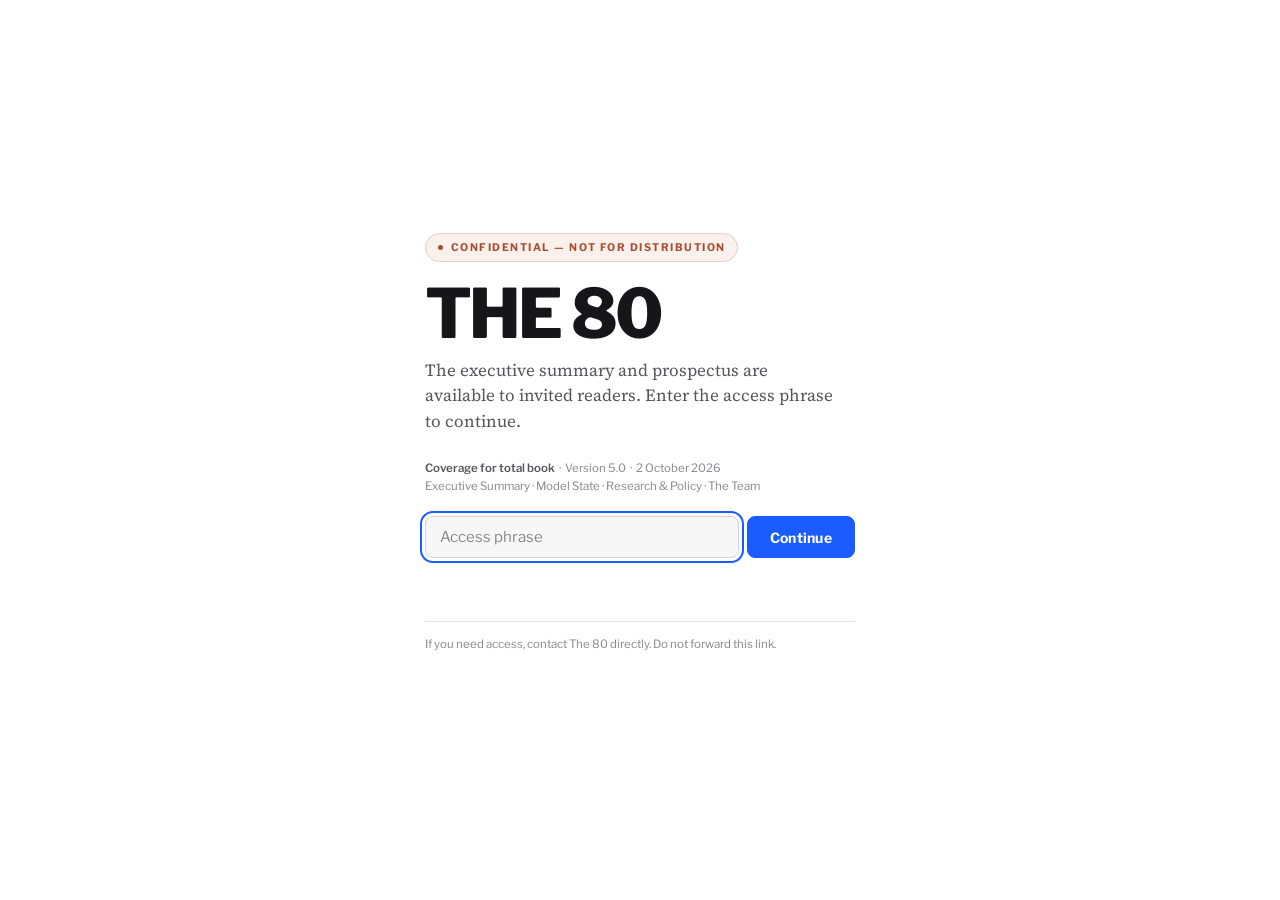
<file: The 80 Prospectus v5 - short.html>
<!doctype html>
<html lang="en">
<head>
<meta charset="utf-8">
<meta name="viewport" content="width=device-width,initial-scale=1,viewport-fit=cover">
<meta name="robots" content="noindex,nofollow">
<meta name="description" content="The 80 — Executive Summary. The front matter of the prospectus: the case, two proof points, the operating model, and the ask.">
<meta property="og:title" content="The 80 — Executive Summary">
<meta property="og:description" content="Building the machine Democrats never built. A 501(c)(4) investment vehicle for permanent, multi-state political infrastructure.">
<meta property="og:type" content="article">
<title>The 80 Prospectus — Short</title>
<style>
:root{color-scheme:light dark;padding-top:env(safe-area-inset-top,0px);padding-bottom:env(safe-area-inset-bottom,0px)}
html{scroll-behavior:smooth;scroll-padding-top:118px}
@media (prefers-reduced-motion:reduce){html{scroll-behavior:auto}}
</style>
<link rel="preconnect" href="https://fonts.googleapis.com">
<link rel="preconnect" href="https://fonts.gstatic.com" crossorigin>
<link rel="stylesheet" href="https://fonts.googleapis.com/css2?family=Libre+Franklin:ital,wght@0,400;0,500;0,600;0,700;0,800;1,400&family=Source+Serif+4:ital,opsz,wght@0,8..60,400;0,8..60,600;1,8..60,400&display=swap">

<style>
/* ============ TOKENS ============ */
:root{
  --ground:#ffffff;
  --surface:#f7f7f8;
  --surface-2:#f0f0f2;
  --border:#e3e3e6;
  --border-2:#d3d3d8;
  --ink:#16161a;
  --ink-2:#55555c;
  --ink-3:#86868e;
  --accent:#1a5cff;
  --dem:#1a5cff;
  --gop:#c0392b;
  --accent-soft:#eef3ff;
  --accent-line:#cfddff;
  --terra:#a84b2f;
  --terra-soft:#faf0ec;
  --terra-line:#e8cdc2;
  --good:#0e7a3d;
  --good-soft:#ecf7f0;
  --warn:#8a5a00;
  --warn-soft:#fdf4e3;
  /* validated chart series — light */
  --s1:#1a5cff;
  --s2:#a84b2f;
  --seq-1:#1a5cff;
  --seq-2:#5c8eff;
  --seq-3:#a8c2ff;
  --grid:#e6e6ea;
  --bar-n:#9a9aa4;
  --r:10px;
  --maxw:1180px;
  --prose:66ch;
}
@media (prefers-color-scheme:dark){
  :root:not([data-theme="light"]){
    --ground:#141416; --surface:#1c1c1f; --surface-2:#232327;
    --border:#2e2e33; --border-2:#3b3b42;
    --ink:#f2f2f3; --ink-2:#a9a9b1; --ink-3:#7a7a83;
    --accent:#6f9bff; --dem:#6f9bff; --gop:#e8705f; --accent-soft:#16233f; --accent-line:#2c4478;
    --terra:#d9805c; --terra-soft:#2c1c16; --terra-line:#5a3325;
    --good:#4cbc7b; --good-soft:#12261a; --warn:#d9a441; --warn-soft:#2a2113;
    --s1:#4f86fa; --s2:#c9633c;
    --seq-1:#4f86fa; --seq-2:#3a63b8; --seq-3:#2a4278;
    --grid:#2b2b31;
  --bar-n:#7f7f8a;
    --bar-n:#7f7f8a;
  }
}
:root[data-theme="dark"]{
  --ground:#141416; --surface:#1c1c1f; --surface-2:#232327;
  --border:#2e2e33; --border-2:#3b3b42;
  --ink:#f2f2f3; --ink-2:#a9a9b1; --ink-3:#7a7a83;
  --accent:#6f9bff; --dem:#6f9bff; --gop:#e8705f; --accent-soft:#16233f; --accent-line:#2c4478;
  --terra:#d9805c; --terra-soft:#2c1c16; --terra-line:#5a3325;
  --good:#4cbc7b; --good-soft:#12261a; --warn:#d9a441; --warn-soft:#2a2113;
  --s1:#4f86fa; --s2:#c9633c;
  --seq-1:#4f86fa; --seq-2:#3a63b8; --seq-3:#2a4278;
  --grid:#2b2b31;
}

*{box-sizing:border-box;margin:0;padding:0}
body{
  background:var(--ground);
  color:var(--ink);
  font-family:"Source Serif 4","Iowan Old Style",Georgia,serif;
  font-size:17px;
  line-height:1.62;
  -webkit-font-smoothing:antialiased;
}
.ui,h1,h2,h3,h4,nav,th,.label,.folio,.stat,.chap,.tag,figcaption,table,.meta{
  font-family:"Libre Franklin",-apple-system,BlinkMacSystemFont,"Segoe UI",Helvetica,Arial,sans-serif;
}
a{color:var(--accent)}
img,svg{max-width:100%}
:focus-visible{outline:2px solid var(--accent);outline-offset:3px;border-radius:3px}
@media (prefers-reduced-motion:reduce){*{animation:none!important;transition:none!important}}

/* ============ CHROME ============ */
.topbar{
  position:sticky;top:env(safe-area-inset-top,0px);z-index:60;
  background:color-mix(in srgb,var(--ground) 92%,transparent);
  backdrop-filter:saturate(1.6) blur(10px);
  border-bottom:1px solid var(--border);
}
.topbar .inner{
  max-width:var(--maxw);margin:0 auto;padding:9px 24px;
  display:flex;align-items:center;gap:18px;flex-wrap:wrap;
}
.wordmark{font-weight:800;font-size:13px;letter-spacing:.14em;text-transform:uppercase;white-space:nowrap}
.wordmark span{color:var(--ink-3);font-weight:600}
.pager{display:flex;gap:2px;flex-wrap:wrap;margin-left:auto}
.pager a{
  font-size:11.5px;font-weight:600;letter-spacing:.03em;color:var(--ink-3);
  text-decoration:none;padding:4px 9px;border-radius:6px;white-space:nowrap;
}
.pager a:hover{color:var(--accent);background:var(--accent-soft)}
.pager a.on{color:var(--ink);background:var(--surface-2)}
.progress{height:2px;background:var(--accent);width:0;transition:width .12s linear}

/* ---- group tabs (row 1 of the top bar) ---- */
.groups{display:flex;gap:4px;flex-wrap:wrap;align-items:center}
.groups a{
  font-family:"Libre Franklin",sans-serif;font-size:12.5px;font-weight:700;letter-spacing:.02em;
  color:var(--ink-2);text-decoration:none;padding:5px 11px;border-radius:7px;white-space:nowrap;
  border:1px solid transparent;
}
.groups a:hover{color:var(--accent);background:var(--accent-soft)}
.groups a.on{background:var(--ink);color:var(--ground);border-color:var(--ink)}
.barrow{display:flex;align-items:center;gap:16px;flex-wrap:wrap}
.barrow+.barrow{margin-top:7px;padding-top:7px;border-top:1px solid var(--border)}

/* ---- left rail ---- */
.rail{
  position:fixed;left:18px;top:calc(env(safe-area-inset-top,0px) + 132px);width:186px;z-index:45;
  display:none;max-height:calc(100vh - 190px);overflow-y:auto;padding-right:6px;
}
/* Never show three navigations at once.
   >=1280px : side rail + the section pager (the duplicated group tabs are hidden)
   <1280px  : stripped-down top bar (group tabs + pager), no rail */
@media (min-width:1280px){
  .rail{display:block}
  main{padding-left:228px}
  .topbar .barrow:first-child .groups{display:none}
  .topbar .barrow+.barrow{margin-top:0;padding-top:0;border-top:none}
  .topbar .inner{padding:7px 24px}
}
.rail.hide{display:none}
.rail .rg{margin-bottom:15px}
.rail .rgh:empty{display:none}
.rgh{
  font-family:"Libre Franklin",sans-serif;font-size:9.5px;font-weight:800;letter-spacing:.14em;
  text-transform:uppercase;color:var(--ink-3);margin-bottom:6px;padding-left:9px;
}
.rail a{
  display:block;font-family:"Libre Franklin",sans-serif;font-size:12px;font-weight:600;
  color:var(--ink-3);text-decoration:none;padding:4px 9px;border-left:2px solid var(--border);
  line-height:1.35;
}
.rail a:hover{color:var(--accent);border-left-color:var(--accent-line)}
.rail a.on{color:var(--ink);border-left-color:var(--accent);background:var(--surface)}
.rail .rtop{
  margin-top:6px;font-family:"Libre Franklin",sans-serif;font-size:11px;font-weight:700;
  letter-spacing:.06em;text-transform:uppercase;color:var(--ink-3);border:1px solid var(--border);
  background:var(--ground);border-radius:7px;padding:6px 10px;cursor:pointer;width:100%;text-align:left;
}
.rail .rtop:hover{border-color:var(--accent);color:var(--accent)}

/* ---- floating return-home (narrow screens) ---- */
.totop{
  position:fixed;right:18px;bottom:calc(env(safe-area-inset-bottom,0px) + 18px);z-index:55;
  font-family:"Libre Franklin",sans-serif;font-size:12px;font-weight:700;letter-spacing:.04em;
  background:var(--ink);color:var(--ground);border:none;border-radius:999px;padding:9px 15px;
  cursor:pointer;box-shadow:0 2px 10px rgba(0,0,0,.18);opacity:0;pointer-events:none;transition:opacity .18s;
}
.totop.show{opacity:1;pointer-events:auto}
@media (min-width:1280px){.totop{display:none}}


/* ---- focus: state rows ---- */
.srow{display:grid;grid-template-columns:270px 1fr 300px;gap:22px;align-items:stretch;margin:18px 0}
@media (max-width:1000px){.srow{grid-template-columns:1fr}}
.stile{
  position:relative;border-radius:var(--r);padding:18px 20px;display:flex;align-items:center;gap:8px;
  min-height:180px;color:#2a2a2e;
}
.smap{position:relative;flex:0 0 118px;height:132px;display:flex;align-items:center;justify-content:center}
.smap svg{width:118px;height:132px;overflow:visible}
.svoters{
  position:absolute;left:50%;top:50%;transform:translate(-50%,-50%);
  font-family:"Libre Franklin",sans-serif;font-size:19px;font-weight:800;color:#5e5b55;
  font-variant-numeric:tabular-nums;white-space:nowrap;
}
.sname{font-family:"Libre Franklin",sans-serif;font-size:21px;font-weight:800;letter-spacing:-.02em;line-height:1.1;color:#22222a}
.sreg{position:absolute;left:20px;bottom:14px;font-family:"Libre Franklin",sans-serif;font-size:10.5px;font-weight:600;color:#7a756c}
.swhy{padding-top:2px}
.swhy p{font-size:15.5px;margin-bottom:0;max-width:none}
.sdata{border:1px solid var(--border);border-radius:var(--r);padding:15px 17px;background:var(--surface)}
.sdata p{font-size:13.5px;margin:0 0 11px;max-width:none;font-family:"Libre Franklin",sans-serif;font-variant-numeric:tabular-nums}
.sdata p:last-of-type{margin-bottom:4px}
.slab{
  display:block;font-family:"Libre Franklin",sans-serif;font-size:10px;font-weight:800;
  letter-spacing:.11em;text-transform:uppercase;color:var(--ink-3);margin-bottom:4px;
}
.swhy .slab{color:var(--terra);margin-bottom:7px}
.ssrc{display:block;font-family:"Libre Franklin",sans-serif;font-size:10px;color:var(--ink-3);line-height:1.4}
h2 u{text-decoration-thickness:2px;text-underline-offset:4px}


/* ---- research: deck columns + stat cards ---- */
.rcols{display:grid;grid-template-columns:repeat(3,1fr);gap:0;margin:22px 0 26px}
.rcols>div{padding:0 26px;border-left:1px solid var(--border)}
.rcols>div:first-child{padding-left:0;border-left:none}
.rcols p{font-size:14.5px;margin-bottom:0;max-width:none}
.rcols b{color:var(--accent);font-weight:600}
@media (max-width:900px){.rcols{grid-template-columns:1fr;gap:18px}.rcols>div{padding:0 0 0 14px;border-left:2px solid var(--border)}.rcols>div:first-child{padding-left:14px;border-left:2px solid var(--border)}}
.rstat{
  display:flex;align-items:flex-start;gap:18px;border:1px solid var(--border);
  border-radius:var(--r);padding:18px 20px;background:var(--ground);
}
.rstat.hi{border-color:var(--terra-line);background:var(--terra-soft)}
.rstat .rsv{
  font-family:"Libre Franklin",sans-serif;font-size:31px;font-weight:800;color:var(--accent);
  letter-spacing:-.03em;line-height:1;white-space:nowrap;flex-shrink:0;font-variant-numeric:tabular-nums;
}
.rstat p{font-size:14px;margin:0 0 5px;max-width:none}
.rstat .rss{font-family:"Libre Franklin",sans-serif;font-size:10px;font-weight:700;letter-spacing:.08em;text-transform:uppercase;color:var(--ink-3)}
.rstrip{display:grid;grid-template-columns:repeat(5,1fr);gap:14px;margin:16px 0 8px}
@media (max-width:1050px){.rstrip{grid-template-columns:repeat(2,1fr)}}
@media (max-width:560px){.rstrip{grid-template-columns:1fr}}
.rstat.sm{flex-direction:column;gap:8px;padding:16px 17px}
.rstat.sm .rsv{font-size:27px}


/* ---- next button ---- */
.nextbar{
  display:flex;flex-direction:column;align-items:center;gap:14px;
  margin:56px 0 0;padding-top:34px;border-top:2px solid var(--ink);
}
.nextbar .endmark{
  font-family:"Libre Franklin",sans-serif;font-size:10px;font-weight:800;
  letter-spacing:.18em;text-transform:uppercase;color:var(--ink-3);
}
/* the stop: enough empty run-out that the next section is below the fold */
section.page{padding-bottom:0}
.pagebreak{height:clamp(220px,38vh,460px);pointer-events:none}
@media (max-width:700px){.pagebreak{height:clamp(140px,26vh,260px)}}
@media print{.pagebreak{height:0;page-break-after:always}.nextbar{display:none}}
@media (max-width:420px){
  .nextbar{flex-direction:column!important;align-items:center!important;gap:10px!important}
  .nextbtn{font-size:11px;letter-spacing:.1em;text-align:center}
}

.nextbtn{
  display:inline-flex;align-items:center;gap:10px;font-family:"Libre Franklin",sans-serif;
  font-size:12px;font-weight:800;letter-spacing:.14em;text-transform:uppercase;color:var(--ink-2);
  background:none;border:none;cursor:pointer;padding:8px 6px;
}
.nextbtn:hover{color:var(--accent)}
.nextbtn .arw{display:inline-block;width:34px;height:1.5px;background:currentColor;position:relative}
.nextbtn .arw::after{content:"";position:absolute;right:0;top:-3px;width:7px;height:7px;border-top:1.5px solid currentColor;border-right:1.5px solid currentColor;transform:rotate(45deg)}
.nextbtn .nlabel{color:var(--ink-3);font-weight:600;letter-spacing:.02em;text-transform:none;font-size:12.5px}

/* ---- gated (second code) blocks ---- */
.locked{border:1px solid var(--border-2);border-radius:var(--r);background:var(--surface);padding:22px 24px;margin:24px 0}
.locked .lk{font-family:"Libre Franklin",sans-serif;font-size:10.5px;font-weight:800;letter-spacing:.13em;text-transform:uppercase;color:var(--warn);margin-bottom:8px}
.locked h4{margin-bottom:6px;color:var(--ink);font-size:14px;letter-spacing:0;text-transform:none;font-weight:700}
.locked p{font-size:15px;margin-bottom:14px}
.locked form{display:flex;gap:8px;flex-wrap:wrap;max-width:420px}
.locked input{flex:1 1 190px;min-width:0;font-family:"Libre Franklin",sans-serif;font-size:14px;padding:9px 12px;border:1px solid var(--border-2);border-radius:8px;background:var(--ground);color:var(--ink)}
.locked button{font-family:"Libre Franklin",sans-serif;font-size:13px;font-weight:700;padding:9px 18px;border:1px solid var(--accent);border-radius:8px;background:var(--accent);color:#fff;cursor:pointer}
.locked .lerr{font-family:"Libre Franklin",sans-serif;font-size:12.5px;font-weight:600;color:var(--terra);margin-top:10px;min-height:18px}

/* ---- model-state calculator ---- */
.calc{border:1px solid var(--border);border-radius:var(--r);background:var(--surface);padding:22px 24px;margin:22px 0}
.calc .ch{display:flex;justify-content:space-between;align-items:baseline;gap:12px;margin-bottom:16px}
.calc .ck{font-family:"Libre Franklin",sans-serif;font-size:11px;font-weight:800;letter-spacing:.14em;text-transform:uppercase;color:var(--ink-3)}
.calc .clive{font-family:"Libre Franklin",sans-serif;font-size:11.5px;font-weight:600;color:var(--accent)}
.crow+.crow{margin-top:16px;padding-top:16px;border-top:1px solid var(--border)}
.crow label{display:flex;justify-content:space-between;align-items:baseline;gap:12px;font-family:"Libre Franklin",sans-serif;font-size:15px;font-weight:600;color:var(--ink);margin-bottom:6px}
.crow .cv{font-family:"Libre Franklin",sans-serif;font-size:19px;font-weight:800;color:var(--accent);font-variant-numeric:tabular-nums}
.crow input[type=range]{width:100%;accent-color:var(--accent);margin:2px 0}
.crow .chint{font-family:"Libre Franklin",sans-serif;font-size:11.5px;color:var(--ink-3);line-height:1.5;margin-top:3px}
.ctot{display:flex;justify-content:space-between;align-items:center;gap:14px;margin-top:18px;padding:16px 20px;border-radius:9px;border:1px solid var(--accent-line);background:var(--accent-soft)}
.ctot .ctl{font-family:"Libre Franklin",sans-serif;font-size:11.5px;font-weight:800;letter-spacing:.13em;text-transform:uppercase;color:var(--accent)}
.ctot .ctv{font-family:"Libre Franklin",sans-serif;font-size:36px;font-weight:800;line-height:1;color:var(--accent);font-variant-numeric:tabular-nums;letter-spacing:-.02em}
@media (max-width:480px){.ctot .ctv{font-size:27px}}
@media (max-width:720px){.pager{display:none}}

/* ============ PAGE SHELL ============ */
.wrap{max-width:var(--maxw);margin:0 auto;padding-inline:24px}
.page{padding-block:60px 12px}
.page:last-of-type{padding-bottom:70px}
.folio{
  display:flex;align-items:baseline;gap:14px;
  border-top:2px solid var(--ink);padding-top:9px;margin-bottom:34px;
}
.folio .no{
  font-size:11px;font-weight:800;letter-spacing:.18em;color:var(--ink);
  font-variant-numeric:tabular-nums;
}
.folio .nm{font-size:11px;font-weight:600;letter-spacing:.18em;text-transform:uppercase;color:var(--ink-3)}
.folio .of{margin-left:auto;font-size:11px;font-weight:500;color:var(--ink-3);font-variant-numeric:tabular-nums}

h1{font-size:clamp(30px,4.4vw,46px);line-height:1.08;font-weight:800;letter-spacing:-.022em;text-wrap:balance;margin-bottom:18px}
h2{font-size:clamp(23px,3vw,31px);line-height:1.16;font-weight:700;letter-spacing:-.016em;text-wrap:balance;margin-bottom:16px}
h3{font-size:17px;font-weight:700;letter-spacing:-.005em;margin:30px 0 8px}
h4{font-size:12px;font-weight:700;letter-spacing:.1em;text-transform:uppercase;color:var(--ink-3);margin-bottom:10px}
p{margin-bottom:15px;max-width:var(--prose)}
p.lead{font-size:20px;line-height:1.5;color:var(--ink-2);margin-bottom:22px}
.prose{max-width:var(--prose)}
.dek{font-size:12px;font-weight:700;letter-spacing:.14em;text-transform:uppercase;color:var(--terra);margin-bottom:12px}
strong{font-weight:600;color:var(--ink)}
em{font-style:italic}
hr{border:none;border-top:1px solid var(--border);margin:34px 0}

/* ============ COVER ============ */
.cover{padding-block:clamp(32px,6vw,74px) 10px}
.stamp{
  display:inline-flex;align-items:center;gap:8px;
  border:1px solid var(--terra-line);background:var(--terra-soft);color:var(--terra);
  font-family:"Libre Franklin",sans-serif;font-size:10.5px;font-weight:700;letter-spacing:.14em;
  text-transform:uppercase;padding:5px 12px;border-radius:999px;margin-bottom:26px;
}
.stamp .dot{width:5px;height:5px;border-radius:999px;background:var(--terra)}
.cover-title{
  font-family:"Libre Franklin",sans-serif;font-weight:800;
  font-size:clamp(52px,12vw,124px);line-height:.86;letter-spacing:-.045em;margin-bottom:22px;
}
.cover-title .sub{display:block;font-size:clamp(20px,3.4vw,38px);line-height:1.08;letter-spacing:-.025em;margin-top:16px;max-width:17ch}
.cover-title .sub b{color:var(--accent);font-weight:800}
.cover-meta{
  display:flex;flex-wrap:wrap;gap:8px 20px;align-items:baseline;
  font-family:"Libre Franklin",sans-serif;font-size:12px;font-weight:600;
  letter-spacing:.07em;text-transform:uppercase;color:var(--ink-3);
  border-top:1px solid var(--border);padding-top:14px;margin-top:30px;
}
.cover-grid{display:grid;grid-template-columns:1.35fr 1fr;gap:44px;align-items:start;margin-top:36px}
@media (max-width:900px){.cover-grid{grid-template-columns:1fr;gap:30px}}

/* ============ STATS ============ */
.stats{display:grid;grid-template-columns:repeat(3,1fr);gap:0;border:1px solid var(--border);border-radius:var(--r);overflow:hidden;margin:28px 0}
.stats>div{padding:17px 18px;border-right:1px solid var(--border);background:var(--surface)}
.stats>div:last-child{border-right:none}
@media (max-width:820px){
  .stats{grid-template-columns:1fr}
  .stats>div{border-right:none;border-bottom:1px solid var(--border)}
  .stats>div:last-child{border-bottom:none}
}
@media (max-width:420px){
  .stats{grid-template-columns:1fr}
  .stats>div{border-right:none;border-bottom:1px solid var(--border)}
  .stats>div:last-child{border-bottom:none}
}
.stat .v{font-size:31px;font-weight:800;letter-spacing:-.03em;line-height:1;font-variant-numeric:tabular-nums;display:block}
.stat .v.a{color:var(--accent)}
.stat .l{font-size:11.5px;font-weight:600;color:var(--ink-3);margin-top:7px;line-height:1.35;display:block}

/* ============ CALLOUTS ============ */
.callout{
  border:1px solid var(--border);border-left:3px solid var(--ink-3);
  background:var(--surface);border-radius:0 var(--r) var(--r) 0;
  padding:16px 20px;margin:26px 0;max-width:calc(var(--prose) + 6ch);
}
.callout .ct{
  font-family:"Libre Franklin",sans-serif;font-size:11px;font-weight:700;
  letter-spacing:.1em;text-transform:uppercase;margin-bottom:6px;color:var(--ink-3);
}
.callout p{margin-bottom:0;max-width:none;font-size:16px}
.callout p+p{margin-top:10px}
.callout.a{border-left-color:var(--accent);background:var(--accent-soft);border-color:var(--accent-line)}
.callout.a .ct{color:var(--accent)}
.callout.t{border-left-color:var(--terra);background:var(--terra-soft);border-color:var(--terra-line)}
.callout.t .ct{color:var(--terra)}
.callout.g{border-left-color:var(--good);background:var(--good-soft);border-color:color-mix(in srgb,var(--good) 30%,transparent)}
.callout.g .ct{color:var(--good)}
.callout.w{border-left-color:var(--warn);background:var(--warn-soft);border-color:color-mix(in srgb,var(--warn) 30%,transparent)}
.callout.w .ct{color:var(--warn)}

.pull{
  border-top:2px solid var(--ink);border-bottom:1px solid var(--border);
  padding:20px 0;margin:34px 0;max-width:612px;
}
.pull q{quotes:none;font-size:clamp(19px,2vw,23px);line-height:1.3;font-weight:600;letter-spacing:-.015em;display:block;font-family:"Libre Franklin",sans-serif}
.pull .src{font-family:"Libre Franklin",sans-serif;font-size:11px;font-weight:600;letter-spacing:.1em;text-transform:uppercase;color:var(--ink-3);margin-top:12px;display:block}
.pull.right{float:right;margin:8px 0 24px 40px}
@media (max-width:860px){.pull.right{float:none;margin:34px 0;max-width:none}}

/* ============ CARDS / GRIDS ============ */
.grid{display:grid;gap:16px;margin:22px 0}
.grid>*{min-width:0}
.srow>*{min-width:0}
td.dem,th.dem{color:var(--dem)!important}
td.gop,th.gop{color:var(--gop)!important}
.g2{grid-template-columns:1fr 1fr}
.g3{grid-template-columns:repeat(3,1fr)}
.g4{grid-template-columns:repeat(4,1fr)}
@media (max-width:900px){.g3,.g4{grid-template-columns:1fr 1fr}}
@media (max-width:640px){.g2,.g3,.g4{grid-template-columns:1fr}}
@media (max-width:1100px){.g2-tables{grid-template-columns:1fr}}
.card{border:1px solid var(--border);border-radius:var(--r);padding:18px 20px;background:var(--ground)}
.card.fill{background:var(--surface)}
.card h4{margin-bottom:8px}
.card p{font-size:15.5px;margin-bottom:0;max-width:none}
.card p+p{margin-top:9px}
.card .idx{
  font-family:"Libre Franklin",sans-serif;font-size:11px;font-weight:800;
  letter-spacing:.1em;color:var(--accent);font-variant-numeric:tabular-nums;display:block;margin-bottom:7px;
}
.card .hd{font-family:"Libre Franklin",sans-serif;font-weight:700;font-size:15.5px;letter-spacing:-.008em;margin-bottom:6px;display:block}

ul,ol{margin:0 0 15px 0;max-width:var(--prose)}
ul.tick{list-style:none}
ul.tick li{position:relative;padding-left:24px;margin-bottom:9px}
ul.tick li::before{content:"";position:absolute;left:2px;top:.62em;width:9px;height:9px;border:1.5px solid var(--accent);border-radius:2px}
ul.bare{list-style:none}
ul.bare li{position:relative;padding-left:20px;margin-bottom:8px}
ul.bare li::before{content:"";position:absolute;left:0;top:.72em;width:7px;height:1.5px;background:var(--ink-3)}
.roster li{margin-bottom:9px}
.roster a{color:var(--ink);text-decoration:none;border-bottom:1px solid var(--border-2);transition:color .15s,border-color .15s}
.roster a:hover{color:var(--accent);border-bottom-color:var(--accent)}
ol.num{list-style:none;counter-reset:n}
ol.num li{position:relative;padding-left:34px;margin-bottom:13px;counter-increment:n}
ol.num li::before{
  content:counter(n,decimal-leading-zero);position:absolute;left:0;top:.15em;
  font-family:"Libre Franklin",sans-serif;font-size:11px;font-weight:800;color:var(--accent);
  letter-spacing:.06em;font-variant-numeric:tabular-nums;
}

/* ============ TABLES ============ */
.tw{overflow-x:auto;border:1px solid var(--border);border-radius:var(--r);margin:22px 0}
table{width:100%;border-collapse:collapse;font-size:14.5px;min-width:500px}
th{
  text-align:left;font-size:10.5px;font-weight:700;letter-spacing:.1em;text-transform:uppercase;
  color:var(--ink-3);padding:11px 16px;background:var(--surface);border-bottom:1px solid var(--border);
  vertical-align:bottom;
}
td{padding:13px 16px;border-bottom:1px solid var(--border);vertical-align:top;color:var(--ink-2)}
tr:last-child td{border-bottom:none}
td strong{color:var(--ink)}
tr.tone-success td{background:var(--good-soft)}
tr.tone-warning td{background:var(--warn-soft)}
tr.tone-info td{background:var(--accent-soft)}
tr.tone-success td:first-child{box-shadow:inset 3px 0 0 var(--good)}
tr.tone-warning td:first-child{box-shadow:inset 3px 0 0 var(--warn)}
tr.tone-info td:first-child{box-shadow:inset 3px 0 0 var(--accent)}
td.n,th.n{text-align:right;font-variant-numeric:tabular-nums}

/* ============ FIGURES ============ */
figure{margin:30px 0;border:1px solid var(--border);border-radius:var(--r);overflow:hidden;background:var(--ground)}
figure .fh{padding:16px 20px 12px;border-bottom:1px solid var(--border);background:var(--surface)}
figure .fn{font-family:"Libre Franklin",sans-serif;font-size:10.5px;font-weight:800;letter-spacing:.14em;text-transform:uppercase;color:var(--accent);display:block;margin-bottom:5px}
figure .ft{font-family:"Libre Franklin",sans-serif;font-size:16.5px;font-weight:700;letter-spacing:-.012em;line-height:1.25;display:block;color:var(--ink)}
figure .fs{font-size:14px;color:var(--ink-2);margin-top:6px;display:block;max-width:74ch;line-height:1.5}
figure .fb{padding:22px 20px}
figure .fb img{display:block;width:100%;height:auto;border-radius:7px;border:1px solid var(--border)}
figure .fb img.small{max-width:480px;margin-inline:auto}
figcaption{padding:11px 20px 14px;border-top:1px solid var(--border);font-size:11.5px;color:var(--ink-3);line-height:1.5;background:var(--surface)}
figcaption b{color:var(--ink-2);font-weight:600}
.tiny{font-size:11.5px;line-height:1.5;color:var(--ink-3)}
p.tiny{margin-top:10px;max-width:612px}
span.tiny{display:block;margin-top:5px}
.tiny b,.tiny strong{color:var(--ink-2);font-weight:600}
/* deck-style proof panels: large image block beside the argument */
.proofrow{display:grid;grid-template-columns:1fr minmax(320px,420px);gap:38px;align-items:start;margin-top:46px}
.proofrow>div>h3{margin-top:0!important}
.pmark{margin:0;border:1px solid var(--border);border-radius:var(--r);overflow:hidden;background:var(--surface);
  box-shadow:0 1px 2px rgba(0,0,0,.04),0 8px 24px -12px rgba(0,0,0,.18)}
.pmark .pmb{display:flex;align-items:center;justify-content:center;padding:28px;
  background:linear-gradient(160deg,var(--surface-2),var(--surface))}
.pmark .pmb img{max-width:100%;max-height:400px;width:auto;height:auto;display:block;border-radius:3px;
  filter:drop-shadow(0 2px 6px rgba(0,0,0,.12)) drop-shadow(0 16px 32px rgba(0,0,0,.24))}
.pmark figcaption{padding:13px 16px 15px;font-size:11.5px;line-height:1.5;color:var(--ink-3);
  border-top:1px solid var(--border);background:var(--surface)}
@media (max-width:980px){.proofrow{grid-template-columns:1fr;gap:22px}.pmark{max-width:420px}}

/* ============ PAGED MODE — one section at a time ============ */
body.paged main > section.wrap{display:none}
body.paged main > section.wrap.onpage{display:block}
body.paged .pagebreak{display:none}
body.paged .nextbar{margin-bottom:0;padding-bottom:6px}
body.paged .endmark{color:var(--ink-3)}
.pgnav{
  display:flex;align-items:center;justify-content:space-between;gap:16px;
  margin-top:56px;padding-top:30px;border-top:2px solid var(--ink);
}
.pgnav .pgleft{min-width:0}
.pgbtn{
  display:inline-flex;align-items:center;gap:10px;font-family:"Libre Franklin",sans-serif;
  font-size:12px;font-weight:800;letter-spacing:.14em;text-transform:uppercase;color:var(--ink-2);
  background:none;border:none;cursor:pointer;padding:8px 6px;
}
.pgbtn:hover{color:var(--accent)}
.pgbtn[disabled]{opacity:.32;cursor:default}
.pgbtn .nlabel{color:var(--ink-3);font-weight:600;letter-spacing:.02em;text-transform:none;font-size:12.5px}
.sticks{position:relative;height:15px;margin-top:7px;
  font-family:"Libre Franklin",sans-serif;font-size:11px;font-weight:700;color:var(--ink-3);
  font-variant-numeric:tabular-nums}
.sticks span{position:absolute;top:0;transform:translateX(-50%);line-height:1}
.sticks span:nth-child(1){left:9px}
.sticks span:nth-child(2){left:calc(9px + (100% - 18px) * .2)}
.sticks span:nth-child(3){left:calc(9px + (100% - 18px) * .4)}
.sticks span:nth-child(4){left:calc(9px + (100% - 18px) * .6)}
.sticks span:nth-child(5){left:calc(9px + (100% - 18px) * .8)}
.sticks span:nth-child(6){left:calc(100% - 9px)}

/* ---- typographic wrapping: no single-word last lines ---- */
h1,h2,h3,h4,.ft,.ct,.hd,.tt,.dek,.seplabel,.endmark,.lk{text-wrap:balance}
p,li,figcaption,.td,.fs,.l,.tiny,.lead,.prose p,.card p,.callout p,blockquote,q{text-wrap:pretty}
.nb{white-space:nowrap}
.chart{width:100%;height:auto;display:block;overflow:visible}
.chart text{font-family:"Libre Franklin",sans-serif}
.legend{display:flex;flex-wrap:wrap;gap:6px 20px;margin-bottom:16px;font-family:"Libre Franklin",sans-serif;font-size:12.5px;font-weight:600;color:var(--ink-2)}
.legend span{display:inline-flex;align-items:center;gap:7px}
.legend i{width:13px;height:3px;border-radius:2px;display:inline-block;flex-shrink:0}
.schematic{
  display:inline-block;font-family:"Libre Franklin",sans-serif;font-size:10px;font-weight:700;
  letter-spacing:.1em;text-transform:uppercase;color:var(--warn);
  background:var(--warn-soft);border:1px solid color-mix(in srgb,var(--warn) 30%,transparent);
  padding:3px 9px;border-radius:999px;margin-top:8px;
}

/* ============ TIMELINE ============ */
.tl{list-style:none;margin:22px auto;max-width:860px;position:relative;padding-left:0}
.tl li{display:grid;grid-template-columns:78px 1fr;gap:18px;padding-bottom:20px;position:relative}
.tl li::before{content:"";position:absolute;left:87px;top:12px;bottom:-8px;width:1.5px;background:var(--border-2)}
.tl li:last-child::before{display:none}
.tl .yr{
  font-family:"Libre Franklin",sans-serif;font-size:14px;font-weight:800;letter-spacing:-.01em;
  font-variant-numeric:tabular-nums;text-align:right;padding-top:1px;color:var(--ink);
}
.tl .bd{position:relative;padding-left:20px}
.tl .bd::before{content:"";position:absolute;left:-9.5px;top:8px;width:11px;height:11px;border-radius:999px;background:var(--accent);border:2.5px solid var(--ground)}
.tl li.miss .bd::before{background:var(--terra)}
.tl li.miss .yr{color:var(--terra)}
.tl .hd{font-family:"Libre Franklin",sans-serif;font-weight:700;font-size:15.5px;display:block;margin-bottom:3px}
.tl p{font-size:15.5px;margin-bottom:0;max-width:62ch}
@media (max-width:560px){
  .tl li{grid-template-columns:56px 1fr;gap:12px}
  .tl li::before{left:62px}
}

/* ============ CHAPTER LINKS ============ */
.chapbar{
  display:flex;align-items:center;gap:12px;flex-wrap:wrap;
  border:1px dashed var(--border-2);border-radius:var(--r);
  padding:13px 17px;margin:26px 0;background:var(--surface);
  font-family:"Libre Franklin",sans-serif;
}
.chapbar .ck{font-size:10.5px;font-weight:700;letter-spacing:.12em;text-transform:uppercase;color:var(--ink-3)}
.chaplist{display:flex;flex-wrap:wrap;gap:8px}
.chap{
  display:inline-flex;align-items:center;gap:9px;text-decoration:none;
  border:1px solid var(--border);border-radius:999px;padding:5px 13px 5px 11px;
  background:var(--ground);font-size:13px;font-weight:600;color:var(--ink);
}
.chap .cn{font-size:10.5px;font-weight:800;letter-spacing:.08em;color:var(--ink-3);font-variant-numeric:tabular-nums}
a.chap:hover{border-color:var(--accent);color:var(--accent)}
a.chap:hover .cn{color:var(--accent)}
.chap .cs{
  font-size:9.5px;font-weight:800;letter-spacing:.09em;text-transform:uppercase;
  padding:2px 7px;border-radius:999px;background:var(--surface-2);color:var(--ink-3);
}
.chap.live .cs{background:var(--good-soft);color:var(--good)}
.chap.here .cs{background:var(--accent-soft);color:var(--accent)}
.chap.todo{border-style:dashed;color:var(--ink-3);cursor:default}
.chap.todo .cs{background:var(--warn-soft);color:var(--warn)}
a.chap{text-decoration:none}
a.chap .arwx{margin-left:1px;color:var(--ink-3);font-size:11px}
a.chap:hover .arwx{color:var(--accent)}

/* contents table on last page */
.toc{list-style:none;margin:24px 0;max-width:none;border-top:1px solid var(--border)}
.toc li{border-bottom:1px solid var(--border)}
.toc a,.toc .row{
  display:grid;grid-template-columns:62px 1fr auto;gap:18px;align-items:baseline;
  padding:15px 4px;text-decoration:none;color:inherit;font-family:"Libre Franklin",sans-serif;
}
.toc a:hover{background:var(--accent-soft)}
.toc .cn{font-size:11.5px;font-weight:800;letter-spacing:.09em;color:var(--ink-3);font-variant-numeric:tabular-nums}
.toc a:hover .cn{color:var(--accent)}
.toc .tt{font-size:16px;font-weight:700;letter-spacing:-.01em}
.toc .td{display:block;font-family:"Source Serif 4",Georgia,serif;font-weight:400;font-size:14.5px;color:var(--ink-2);margin-top:3px;letter-spacing:0;max-width:62ch}
.toc .cs{font-size:9.5px;font-weight:800;letter-spacing:.09em;text-transform:uppercase;padding:3px 9px;border-radius:999px;background:var(--surface-2);color:var(--ink-3);white-space:nowrap}
.toc li.live .cs{background:var(--good-soft);color:var(--good)}
.toc li.prod .cs{background:var(--warn-soft);color:var(--warn)}
.toc li.this .cs{background:var(--accent-soft);color:var(--accent)}
.toc li.sep{background:var(--surface)}
.toc li.sep .row{grid-template-columns:1fr;padding:12px 4px}
.toc .seplabel{font-size:11px;font-weight:800;letter-spacing:.16em;text-transform:uppercase;color:var(--ink-3)}
.toc .seplabel span{font-family:"Source Serif 4",Georgia,serif;font-weight:400;letter-spacing:0;text-transform:none;color:var(--ink-3);font-size:14px}
@media (max-width:620px){
  .toc a,.toc .row{grid-template-columns:48px 1fr;gap:12px}
  .toc .cs{grid-column:2;justify-self:start;margin-top:8px}
}

/* ============ FOOTER ============ */
.disclosure{
  border-top:2px solid var(--ink);margin-top:52px;padding-top:20px;
  font-size:13px;line-height:1.6;color:var(--ink-3);
}
.disclosure p{max-width:88ch;margin-bottom:10px;font-size:13px}
.disclosure strong{color:var(--ink-2)}

/* ============ PRINT ============ */
@media print{
  .topbar,.chapbar{display:none}
  body{font-size:11pt;background:#fff;color:#000}
  .page{page-break-before:always;padding-block:0 0}
  .cover{page-break-before:avoid}
  figure,.callout,.pull,.card,.tl li{page-break-inside:avoid}
  a{color:#000;text-decoration:none}
}
</style>

<style>
/* ===== access gate (this hosted copy only) ===== */
/* the hidden attribute must beat every rule below, including #id selectors */
[hidden]{display:none!important}
#gate{
  position:fixed;inset:0;z-index:999;background:var(--ground);
  display:flex;align-items:center;justify-content:center;padding:24px;
}
#gate .box{width:100%;max-width:430px}
#gate .stamp{margin-bottom:22px}
#gate h1{
  font-family:"Libre Franklin",sans-serif;font-weight:800;
  font-size:clamp(40px,11vw,68px);line-height:.88;letter-spacing:-.04em;margin-bottom:14px;
}
#gate .sub{
  font-family:"Source Serif 4",Georgia,serif;font-size:17px;line-height:1.5;
  color:var(--ink-2);margin-bottom:26px;
}
#gate form{display:flex;gap:8px;flex-wrap:wrap}
#gate input{
  flex:1 1 200px;min-width:0;font-family:"Libre Franklin",sans-serif;font-size:15px;
  padding:11px 14px;border:1px solid var(--border-2);border-radius:8px;
  background:var(--surface);color:var(--ink);
}
#gate input::placeholder{color:var(--ink-3)}
#gate button{
  font-family:"Libre Franklin",sans-serif;font-size:14px;font-weight:700;letter-spacing:.02em;
  padding:11px 22px;border:1px solid var(--accent);border-radius:8px;
  background:var(--accent);color:#fff;cursor:pointer;
}
#gate button:hover{filter:brightness(1.08)}
#gate .err{
  font-family:"Libre Franklin",sans-serif;font-size:13px;font-weight:600;color:var(--terra);
  margin-top:14px;min-height:19px;
}
#gate .foot{
  font-family:"Libre Franklin",sans-serif;font-size:11.5px;line-height:1.55;color:var(--ink-3);
  border-top:1px solid var(--border);margin-top:30px;padding-top:14px;
}
</style>
</head>
<body>

<div id="gate">
  <div class="box">
    <div class="stamp"><span class="dot"></span>Confidential — not for distribution</div>
    <h1>THE&nbsp;80</h1>
    <p class="sub">The executive summary and prospectus are available to invited readers. Enter the access phrase to continue.</p>
    <p class="foot" style="border:none;margin:0 0 20px;padding:0;font-size:11.5px">
      <strong style="color:var(--ink-2)">Coverage for total book</strong> &nbsp;·&nbsp; Version 5.0 &nbsp;·&nbsp; 2 October 2026<br>
      Executive Summary · Model State · Research &amp; Policy · The Team
    </p>
    <form id="gate-form" autocomplete="off">
      <input id="gate-input" type="password" placeholder="Access phrase" aria-label="Access phrase" autocomplete="current-password">
      <button type="submit">Continue</button>
    </form>
    <div class="err" id="gate-err" role="status" aria-live="polite"></div>
    <p class="foot">If you need access, contact The 80 directly. Do not forward this link.</p>
  </div>
</div>

<div id="doc" hidden>
<div class="topbar">
  <div class="inner">
    <div class="barrow" style="width:100%">
      <div class="wordmark">The 80 <span>/ Prospectus</span></div>
      <nav class="groups" id="groups">
          <a href="#cover" data-g="front">Cover</a>
          <a href="#stakes" data-g="exec">Executive Summary</a>
          <a href="#modelstate" data-g="model">A Model State</a>
          <a href="#focus" data-g="research">Research &amp; Policy</a>
        </nav>
    </div>
    <div class="barrow" style="width:100%">
      <nav class="pager" id="pager"></nav>
    </div>
  </div>
  <div class="progress" id="prog"></div>
</div>

<aside class="rail" id="rail" aria-label="Section navigation"></aside>
<button class="totop" id="totop" type="button">&uarr; Contents</button>

<main>

<!-- ══════════════════════ COVER ══════════════════════ -->
<section class="wrap cover" id="cover">
  <div class="stamp"><span class="dot"></span>Confidential prospectus framework — not for distribution</div>

  <div class="cover-grid">
    <div>
      <h1 class="cover-title">THE&nbsp;80
        <span class="sub">Building the machine <b>Democrats never built.</b></span>
      </h1>
      <p class="lead" style="max-width:52ch">A 501(c)(4) investment vehicle for permanent, multi-state political infrastructure — capital that behaves like an investor, not a donor.</p>
      <div class="cover-meta">
        <span>Executive Summary</span>
        <span>Version 5.0 · 2 October 2026</span>
        <span>REAL Action for America</span>
      </div>
    </div>

    <div class="card fill">
      <h4>The thesis in one paragraph</h4>
      <p style="font-size:16.5px;font-family:'Source Serif 4',Georgia,serif;line-height:1.55">The American right did not out-organize the center-left in a single election cycle. It built institutions across six decades that outlasted every candidate and every loss. The center-left has never built the equivalent. <strong>This is not a messaging problem. It is an infrastructure&nbsp;gap.</strong> The 80 exists to close it, state by state, on a multi-cycle horizon.</p>
    </div>
  </div>

  <div class="stats">
    <div class="stat"><span class="v">$1.5M</span><span class="l">Committed to date</span></div>
    <div class="stat"><span class="v">$10.18M</span><span class="l">National team and one model state</span></div>
    <div class="stat"><span class="v a">$29.9M</span><span class="l">Raise now underway for six states</span></div>
  </div>

  <h4 style="margin-top:30px">What your money buys</h4>
  <p class="prose" style="max-width:74ch">The 80 invests along <strong>three directions at once</strong> — and then repeats that combination state by state. A donor is not funding one program; they are funding the combination, in a specific place, for multiple cycles.</p>

  <div class="grid g3">
    <div class="card"><span class="idx">DIRECTION 01</span><span class="hd">Civic &amp; Political</span><p>Long-horizon, state-by-state political organizing powered by seasoned, regionally rooted, multi-cycle campaign leaders who are committed, self-sufficient, and proven winners.</p></div>
    <div class="card"><span class="idx">DIRECTION 02</span><span class="hd">The 80 Engine: Media, Research, Technology</span><p>Permanent HQ team driving strategy and tactics for each state. Shared research, message testing, and creative capacity so every state build carries one brand, real-time data, and amplification.</p></div>
    <div class="card"><span class="idx">DIRECTION 03</span><span class="hd">Investment Strategy</span><p>Funds and stands up the organizer and regional-lead field structure. Partners with or invests in existing state infrastructure rather than duplicating it.</p></div>
  </div>

  <div class="callout a">
    <div class="ct">How to read this document</div>
    <p>This is the executive summary of The 80 Prospectus. The chapters below contain research, legal architecture, capital strategy, hiring schedule, and state-by-state budgets. Each section links to the corresponding chapters.</p>
  </div>

  <div class="pull" style="max-width:52ch;margin:34px 0 26px">
    <q>The majority already exists. It needs a platform. We hope you will help us build it.</q>
    <span class="src">The 80</span>
  </div>

  <div class="prose">
    <h3>What the name means</h3>
    <p>Our name claims the <strong>eighty percent of Americans who agree on the majority of policy</strong> and want the same handful of things. That common ground runs through most of the Democratic Party. It lives in the center-left, and it includes independents, moderates, and a great many people who tuned out because nothing on offer sounded like them.</p>
  </div>

  <div class="grid g4">
    <div class="card"><span class="idx">01</span><span class="hd">Affordability</span><p>An affordable path to live their lives.</p></div>
    <div class="card"><span class="idx">02</span><span class="hd">Safety</span><p>Safety from threats at home and abroad.</p></div>
    <div class="card"><span class="idx">03</span><span class="hd">Competent government</span><p>Trust that government works and is not for sale.</p></div>
    <div class="card"><span class="idx">04</span><span class="hd">A real shot</span><p>Confidence that their children have one.</p></div>
  </div>

  <div class="nextbar"><span class="endmark">End of section</span><button class="nextbtn" type="button" data-next="book"><span class="nlabel">Next</span> Contents <span class="arw"></span></button></div>
  <div class="pagebreak" aria-hidden="true"></div></section>

<!-- ══════════════════════ CONTENTS (front matter) ══════════════════════ -->
<section class="wrap page" id="book">
  <div class="folio"><span class="nm">Contents</span><span class="of">The Prospectus</span></div>

  <div class="dek">Contents</div>
  <h2>What follows is not a pitch in prose. It is the plan itself.</h2>

  <ul class="toc">
    <li class="this">
      <div class="row">
        <span class="cn">01</span>
        <span><span class="tt">Executive Summary</span><span class="td">The case, the two proof points, the opposition, the operating model, and the&nbsp;ask.</span></span>
        <span class="cs">You are here</span>
      </div>
    </li>
    <li class="live">
      <a href="#modelstate">
        <span class="cn">02</span>
        <span><span class="tt">Model State</span><span class="td">The state template: what one state costs, built from the bottom up, and how we scale across the&nbsp;country.</span></span>
        <span class="cs">In this book</span>
      </a>
    </li>
    <li class="live">
      <a href="#focus">
        <span class="cn">03</span>
        <span><span class="tt">Research &amp; Policy</span><span class="td">The six focus states, the 80% Agenda, and the Democratic Brand Tracker baseline.</span></span>
        <span class="cs">In this book</span>
      </a>
    </li>
    <li class="live">
      <a href="#team">
        <span class="cn">04</span>
        <span><span class="tt">The Team</span><span class="td">The senior team, the operators, and the advisers accountable for the build.</span></span>
        <span class="cs">In this book</span>
      </a>
    </li>
  </ul>

  <p class="lead prose" style="margin-top:6px">The pages ahead make the case. This summary sets the stage.</p>

  <div class="disclosure">
    <p><strong>Disclosure.</strong> This document is for internal and donor-facing informational purposes. Contributions to The 80 Action for America Inc support activities that further educational and social welfare purposes but may be used to support partisan political activities. <strong>Contributions to 501(c)(4) organizations are not deductible for federal income tax purposes as charitable contributions.</strong></p>
    <p>Confidential donor framework — not for distribution. Figures describing The 80's capital position, team, and field activity are as reported by the organization. Historical claims regarding Michigan and Colorado are drawn from The 80 / C4 Framework V2 and, for Colorado, from <i>The Blueprint: How the Democrats Won Colorado</i> (2010). Figure 6 is a schematic illustration of the phased model described in the text and does not plot measured data.</p>
  </div>

  <div class="nextbar"><span class="endmark">End of section</span><button class="nextbtn" type="button" data-next="stakes"><span class="nlabel">Next</span> 01 Stakes <span class="arw"></span></button></div>
  <div class="pagebreak" aria-hidden="true"></div></section>

<!-- ══════════════════════ 01 · THE STAKES ══════════════════════ -->
<section class="wrap page" id="stakes">
  <div class="folio"><span class="no">01</span><span class="nm">The Stakes</span><span class="of">Executive Summary · 1 of 7</span></div>

  <div class="dek">The 2026 false flag</div>
  <h2>Democrats are set up for wins in the mid-terms. Without permanent infrastructure, those gains can be completely reversed.</h2>

  <div class="prose">
    <p class="lead">Every two years, Democratic operatives build campaigns for candidates and then take them apart. Staff moves on. Data goes stale. Relationships are built, then gone before the next campaign starts.</p>
    <p>The other side spent fifty years building institutions that were never meant to come down. You can see the results in the courts, in school boards, and in state houses. Eight organizations — founded across six decades, every one still operating — form a compounding machine. No single donation built it. No single election broke it.</p>
  </div>

  <figure>
    <div class="fh">
      <span class="fn">Figure 1</span>
      <span class="ft">Six decades of institutions that were never disbanded</span>
      <span class="fs">Founding years of eight enduring conservative institutions, plus the single largest political advocacy gift in U.S. history. Every institution shown is still operating today — the earliest for sixty-two years.</span>
    </div>
    <div class="fb">
      <svg class="chart" viewBox="0 0 980 462" role="img" aria-label="Timeline from 1960 to 2030 showing eight conservative institutions founded between 1964 and 2019, each still operating: American Conservative Union 1964, Heritage Foundation 1973, CPAC 1974, Federalist Society 1982, Fox News 1996, Americans for Prosperity 2004, Turning Point USA 2012, Rockbridge 2019. A ninth marker shows the 1.6 billion dollar Marble Freedom Trust gift in 2020. A lower band shows the center-left pattern of cycle-by-cycle rebuilds.">
        <line x1="890" y1="34" x2="890" y2="336" stroke="var(--ink-3)" stroke-width="1" stroke-dasharray="4 4"/>
        <text x="890" y="26" font-size="10" font-weight="800" fill="var(--ink-3)" text-anchor="middle" letter-spacing="1.2">TODAY</text>

        <g fill="var(--s2)" opacity=".2">
          <rect x="110" y="46" width="780" height="7" rx="3.5"/>
          <rect x="223" y="78" width="667" height="7" rx="3.5"/>
          <rect x="236" y="110" width="654" height="7" rx="3.5"/>
          <rect x="337" y="142" width="553" height="7" rx="3.5"/>
          <rect x="513" y="174" width="377" height="7" rx="3.5"/>
          <rect x="613" y="206" width="277" height="7" rx="3.5"/>
          <rect x="714" y="238" width="176" height="7" rx="3.5"/>
          <rect x="802" y="270" width="88" height="7" rx="3.5"/>
        </g>
        <g fill="var(--s2)">
          <circle cx="110" cy="49.5" r="5"/><circle cx="223" cy="81.5" r="5"/>
          <circle cx="236" cy="113.5" r="5"/><circle cx="337" cy="145.5" r="5"/>
          <circle cx="513" cy="177.5" r="5"/><circle cx="613" cy="209.5" r="5"/>
          <circle cx="714" cy="241.5" r="5"/><circle cx="802" cy="273.5" r="5"/>
        </g>
        <g font-size="12.5" font-weight="700" fill="var(--ink)">
          <text x="110" y="38"><tspan fill="var(--s2)">1964</tspan>  ·  American Conservative Union</text>
          <text x="223" y="70"><tspan fill="var(--s2)">1973</tspan>  ·  Heritage Foundation</text>
          <text x="236" y="102"><tspan fill="var(--s2)">1974</tspan>  ·  CPAC</text>
          <text x="337" y="134"><tspan fill="var(--s2)">1982</tspan>  ·  Federalist Society</text>
          <text x="513" y="166"><tspan fill="var(--s2)">1996</tspan>  ·  Fox News</text>
          <text x="613" y="198"><tspan fill="var(--s2)">2004</tspan>  ·  Americans for Prosperity</text>
          <text x="714" y="230"><tspan fill="var(--s2)">2012</tspan>  ·  Turning Point USA</text>
          <text x="802" y="262"><tspan fill="var(--s2)">2019</tspan>  ·  Rockbridge</text>
        </g>

        <circle cx="814" cy="302" r="7" fill="var(--s2)"/>
        <line x1="814" y1="309" x2="814" y2="334" stroke="var(--s2)" stroke-width="1.5" stroke-dasharray="3 3"/>
        <text x="800" y="298" font-size="13" font-weight="700" fill="var(--ink)" text-anchor="end">Marble Freedom Trust — <tspan fill="var(--s2)" font-size="17" font-weight="800">$1.6B</tspan></text>
        <text x="800" y="315" font-size="11" font-weight="600" fill="var(--ink-3)" text-anchor="end">2020 · largest political advocacy gift in U.S. history</text>

        <line x1="60" y1="336" x2="940" y2="336" stroke="var(--ink-3)" stroke-width="1.5"/>
        <g stroke="var(--grid)" stroke-width="1">
          <line x1="186" y1="332" x2="186" y2="340"/><line x1="311" y1="332" x2="311" y2="340"/>
          <line x1="437" y1="332" x2="437" y2="340"/><line x1="563" y1="332" x2="563" y2="340"/>
          <line x1="689" y1="332" x2="689" y2="340"/><line x1="814" y1="332" x2="814" y2="340"/>
        </g>
        <g font-size="11" font-weight="600" fill="var(--ink-3)" text-anchor="middle">
          <text x="60" y="358">1960</text><text x="186" y="358">1970</text><text x="311" y="358">1980</text>
          <text x="437" y="358">1990</text><text x="563" y="358">2000</text><text x="689" y="358">2010</text>
          <text x="814" y="358">2020</text><text x="940" y="358">2030</text>
        </g>

        <text x="60" y="380" font-size="11" font-weight="800" fill="var(--ink-3)" letter-spacing="1.4">CENTER-LEFT EQUIVALENT</text>

        <!-- The one real attempt: the Democratic Leadership Council, 1985-2011 -->
        <line x1="374" y1="399" x2="701" y2="399" stroke="var(--s1)" stroke-width="9" stroke-linecap="round" opacity=".95"/>
        <circle cx="374" cy="399" r="5.5" fill="var(--s1)"/>
        <g stroke="var(--terra)" stroke-width="2.4" stroke-linecap="round">
          <line x1="696" y1="393" x2="708" y2="405"/><line x1="708" y1="393" x2="696" y2="405"/>
        </g>
        <text x="374" y="391" font-size="12" font-weight="700" fill="var(--ink)">1985 · Democratic Leadership Council</text>
        <text x="716" y="403" font-size="11.5" font-weight="700" fill="var(--terra)">dissolved 2011</text>

        <g stroke="var(--s1)" stroke-width="3" stroke-linecap="round" opacity=".45">
          <line x1="60" y1="424" x2="105" y2="424"/><line x1="123" y1="424" x2="168" y2="424"/>
          <line x1="186" y1="424" x2="231" y2="424"/><line x1="249" y1="424" x2="294" y2="424"/>
          <line x1="311" y1="424" x2="356" y2="424"/><line x1="374" y1="424" x2="419" y2="424"/>
          <line x1="437" y1="424" x2="482" y2="424"/><line x1="500" y1="424" x2="545" y2="424"/>
          <line x1="563" y1="424" x2="608" y2="424"/><line x1="626" y1="424" x2="671" y2="424"/>
          <line x1="689" y1="424" x2="734" y2="424"/><line x1="752" y1="424" x2="797" y2="424"/>
          <line x1="814" y1="424" x2="859" y2="424"/><line x1="877" y1="424" x2="922" y2="424"/>
        </g>
        <text x="60" y="450" font-size="12.5" font-weight="600" fill="var(--ink-2)">Built for a cycle, defunded after a loss, rebuilt from scratch — cycle after cycle.</text>
      </svg>
    </div>
    <figcaption><b>Source:</b> The 80 / C4 Framework V2, §1 (The Thesis), and the conservative infrastructure timeline in The 80 capital allocation memo. Duration bars run from each founding year to the present; all eight organizations remain active. The center-left band is a schematic of the cycle-to-cycle funding pattern, not a count of specific organizations.</figcaption>
  </figure>

  <div class="chapbar">
    <span class="ck">More on this in</span>
    <div class="chaplist">
      <a class="chap here" href="#focus" data-chapter="03"><span class="cn">03</span>Research &amp; Policy<span class="cs">In this book</span></a>
      
    </div>
  </div>

  <div class="nextbar"><span class="endmark">End of section</span><button class="nextbtn" type="button" data-next="gap"><span class="nlabel">Next</span> 02 The Gap <span class="arw"></span></button></div>
  <div class="pagebreak" aria-hidden="true"></div></section>

<!-- ══════════════════════ 02 · THE GAP ══════════════════════ -->
<section class="wrap page" id="gap">
  <div class="folio"><span class="no">02</span><span class="nm">The Gap</span><span class="of">Executive Summary · 2 of 7</span></div>

  <h3>Machines built over decades. No center-left answer.</h3>
  <p class="prose">Three forces oppose each other — while reinforcing each other's hold on the political system. None of them has a counterpart on the&nbsp;center-left.</p>

  <div class="grid g3">
    <div class="card fill">
      <span class="idx">FORCE 01</span>
      <span class="hd">Conservative dark money movement</span>
      <p class="tiny" style="font-family:'Libre Franklin',sans-serif;font-size:11px;font-weight:700;letter-spacing:.1em;text-transform:uppercase;color:var(--ink-3);margin-bottom:4px">Focus</p>
      <p>"Crushing liberal dominance" across institutions.</p>
    </div>
    <div class="card fill">
      <span class="idx">FORCE 02</span>
      <span class="hd">Far right &amp; left extremism</span>
      <p class="tiny" style="font-family:'Libre Franklin',sans-serif;font-size:11px;font-weight:700;letter-spacing:.1em;text-transform:uppercase;color:var(--ink-3);margin-bottom:4px">Goal</p>
      <p>Destroying all institutions built by "the elites" and creating their new "pure" vision of society.</p>
    </div>
    <div class="card fill">
      <span class="idx">FORCE 03</span>
      <span class="hd">Democratic consultant industrial complex</span>
      <p class="tiny" style="font-family:'Libre Franklin',sans-serif;font-size:11px;font-weight:700;letter-spacing:.1em;text-transform:uppercase;color:var(--ink-3);margin-bottom:4px">Behavior</p>
      <p>Protect the status quo and profit enormously cycle after cycle.</p>
    </div>
  </div>

  <h4 style="margin-top:32px">What these machines run on</h4>
  <div class="grid g4">
    <div class="card"><span class="idx">HERITAGE FOUNDATION</span><span class="hd">$200M+</span><p>Annual spend. Architect of Project 2025.</p></div>
    <div class="card"><span class="idx">TURNING POINT USA</span><span class="hd">$85M</span><p>2024 revenue, 500,000 donors, 3,500+ campus chapters.</p></div>
    <div class="card"><span class="idx">ROCKBRIDGE</span><span class="hd">$75M</span><p>2024 budget. Each member pledges $100K a year.</p></div>
    <div class="card"><span class="idx">FOX NEWS</span><span class="hd">60–65%</span><p>Share of all cable news viewers, dominant for 24 years.</p></div>
  </div>
  <p class="tiny">Americans for Prosperity is one of fifteen member groups producing roughly 75% of post-<em>Citizens United</em> dark money. Source: conservative infrastructure timeline, The 80 capital allocation memo.</p>

  <div class="callout t">
    <div class="ct">And the next layer is already being built</div>
    <p>The machine is not finished. Republicans are going all-in on AI for the 2026 mid-terms: <strong>64% of GOP consultants use it daily</strong>, and <strong>more than $100 million</strong> in AI-industry money is backing Republican campaigns. The DNC has banned ChatGPT and Claude for staff and asked campaigns to avoid AI-generated content entirely.</p>
  </div>

  <figure>
    <div class="fh">
      <span class="fn">Figure 2</span>
      <span class="ft">Extremism at both ends</span>
      <span class="fs">Two movements that oppose each other and agree on one thing: the institutions built by "the elites" should not survive.</span>
    </div>
    <div class="fb">
      <img src="[data-uri]" alt="The MAGA logo and the Democratic Socialists of America seal side by side on a dark ground." class="small" loading="lazy">
    </div>
    <figcaption><b>Source:</b> The 80 capital allocation memo, opposition analysis.</figcaption>
  </figure>

  <h4 style="margin-top:32px">Follow the money</h4>
  <div class="stats">
    <div class="stat"><span class="v">$15.9B</span><span class="l">Total 2024 federal election cycle spend</span></div>
    <div class="stat"><span class="v a">+85%</span><span class="l">Increase in cycle spending since 2016</span></div>
    <div class="stat"><span class="v">$1.6B</span><span class="l">Single largest political advocacy gift in U.S. history</span></div>
  </div>

  <figure>
    <div class="fh">
      <span class="fn">Figure 3</span>
      <span class="ft">Where $15.9 billion went, and what one gift is worth against it</span>
      <span class="fs">Total federal election-cycle spending has nearly doubled since 2016. The machines described above are the structures built to receive that money. A single 2020 gift to one of them is larger than most organizations will raise in a decade.</span>
    </div>
    <div class="fb">
      <svg class="chart" viewBox="0 0 980 330" role="img" aria-label="Federal election cycle spending rising from 8.6 billion dollars in 2016 to 15.9 billion in 2024, with the 1.6 billion Marble Freedom Trust gift shown to scale beside it.">
        <g font-family="Libre Franklin, sans-serif">
          <text x="0" y="16" font-size="11" font-weight="800" fill="var(--ink-3)" letter-spacing="1.4">TOTAL FEDERAL ELECTION-CYCLE SPEND</text>

          <!-- 2016: 8.6B -->
          <rect x="0" y="40" width="352" height="46" rx="5" fill="var(--s2)" opacity=".55"/>
          <text x="14" y="69" font-size="19" font-weight="800" fill="var(--ink)">$8.6B</text>
          <text x="366" y="68" font-size="12.5" font-weight="700" fill="var(--ink-3)">2016</text>

          <!-- 2020: 14.4B -->
          <rect x="0" y="100" width="590" height="46" rx="5" fill="var(--s2)" opacity=".78"/>
          <text x="14" y="129" font-size="19" font-weight="800" fill="var(--ink)">$14.4B</text>
          <text x="604" y="128" font-size="12.5" font-weight="700" fill="var(--ink-3)">2020</text>

          <!-- 2024: 15.9B -->
          <rect x="0" y="160" width="651" height="46" rx="5" fill="var(--s1)"/>
          <text x="14" y="189" font-size="19" font-weight="800" fill="#fff">$15.9B</text>
          <text x="665" y="188" font-size="12.5" font-weight="800" fill="var(--ink)">2024</text>
          <text x="723" y="188" font-size="12" font-weight="700" fill="var(--accent)">+85% since 2016</text>

          <line x1="0" y1="232" x2="980" y2="232" stroke="var(--border)" stroke-width="1"/>

          <text x="0" y="258" font-size="11" font-weight="800" fill="var(--ink-3)" letter-spacing="1.4">ONE GIFT TO ONE PART OF THAT ECOSYSTEM, DRAWN TO THE SAME SCALE</text>
          <rect x="0" y="272" width="66" height="34" rx="4" fill="var(--terra)"/>
          <text x="80" y="288" font-size="15" font-weight="800" fill="var(--ink)">$1.6B</text>
          <text x="80" y="303" font-size="12" font-weight="600" fill="var(--ink-2)">Marble Freedom Trust, 2020. The largest political advocacy donation in U.S. history.</text>
        </g>
      </svg>
    </div>
    <figcaption><b>Source:</b> The 80 capital allocation memo, opposition analysis; OpenSecrets federal cycle totals. A single 2020 gift to a new Conservative organization, just one part of the MAGA ecosystem.</figcaption>
  </figure>

  <div class="callout t">
    <div class="ct">Why this sits here</div>
    <p>The infrastructure gap is not only an absence. It is an absence <strong>against three organised, well-capitalised forces</strong> — two of them opposed to us, one of them nominally on our side and structurally uninterested in changing.</p>
    <p>Spending is rising, not falling. The machines described above are the beneficiaries of that increase; the center-left has no comparable standing structure to receive it.</p>
  </div>

  <div class="nextbar"><span class="endmark">End of section</span><button class="nextbtn" type="button" data-next="proof"><span class="nlabel">Next</span> 03 Proof <span class="arw"></span></button></div>
  <div class="pagebreak" aria-hidden="true"></div></section>

<!-- ══════════════════════ 03 · PROOF ══════════════════════ -->
<section class="wrap page" id="proof">
  <div class="folio"><span class="no">03</span><span class="nm">Proof of Concept</span><span class="of">Executive Summary · 3 of 7</span></div>

  <div class="dek">Evidence</div>
  <h2>Our model is not theoretical. It has been built successfully twice at the state level.</h2>

  <p class="lead prose">Colorado proves it at the capital-and-institution level, and has now run for more than two decades. Michigan proves it at the field-organizing&nbsp;level.</p>

  <!-- COLORADO -->
  <div class="proofrow">
    <div>
    <h3 style="margin-top:40px">Proof point one — the Colorado Blueprint</h3>
    <div class="prose">
    <p>Colorado was one of the most reliably Republican states in the country as recently as 2002. Beginning in 2004, a small group of donors — Pat Stryker, Tim Gill, Jared Polis, and Rutt Bridges, organized with the help of retired university president Albert Yates — built a coordinated funding vehicle that became the <strong>Colorado Democracy Alliance</strong>. The 2010 book <em>The Blueprint: How the Democrats Won Colorado</em>, written by a Democratic journalist and a former Republican state legislator, tells the story.</p>
  </div>
    </div>
    <figure class="pmark">
      <div class="pmb"><img src="[data-uri]" alt="Cover of The Blueprint: How the Democrats Won Colorado, by Adam Schrager and Rob Witwer." loading="lazy"></div>
      <figcaption>The account of the Colorado build — written by a Democratic journalist and a Republican legislator.</figcaption>
    </figure>
  </div>

  <figure>
    <div class="fh">
      <span class="fn">Figure 4</span>
      <span class="ft">Twenty years of durable control from a four-year build</span>
      <span class="fs">Colorado's partisan trajectory alongside the funding vehicle that produced it. The Alliance has outlasted every one of its original architects' individual campaigns.</span>
    </div>
    <div class="fb">
      <svg class="chart" viewBox="0 0 980 232" role="img" aria-label="Timeline from 2002 to 2026. Colorado is reliably Republican through 2004, the Colorado Democracy Alliance is founded in 2004, both legislative chambers flip in 2004, the governorship is added in 2006, and a Democratic trifecta has substantially held for two decades to the present.">
        <!-- axis -->
        <line x1="50" y1="186" x2="940" y2="186" stroke="var(--ink-3)" stroke-width="1.5"/>
        <g font-size="11" font-weight="600" fill="var(--ink-3)" text-anchor="middle">
          <text x="50" y="208">2002</text><text x="198" y="208">2006</text><text x="346" y="208">2010</text>
          <text x="495" y="208">2014</text><text x="643" y="208">2018</text><text x="791" y="208">2022</text>
          <text x="940" y="208">2026</text>
        </g>
        <g stroke="var(--grid)"><line x1="198" y1="182" x2="198" y2="190"/><line x1="346" y1="182" x2="346" y2="190"/><line x1="495" y1="182" x2="495" y2="190"/><line x1="643" y1="182" x2="643" y2="190"/><line x1="791" y1="182" x2="791" y2="190"/></g>

        <!-- state-of-play band -->
        <rect x="50" y="122" width="124" height="34" rx="5" fill="var(--s2)" opacity=".18"/>
        <rect x="50" y="122" width="124" height="34" rx="5" fill="none" stroke="var(--s2)" stroke-width="1.5"/>
        <text x="112" y="144" font-size="11.5" font-weight="700" fill="var(--s2)" text-anchor="middle">Reliably GOP</text>

        <rect x="180" y="122" width="760" height="34" rx="5" fill="var(--s1)" opacity=".16"/>
        <rect x="180" y="122" width="760" height="34" rx="5" fill="none" stroke="var(--s1)" stroke-width="1.5"/>
        <text x="560" y="144" font-size="12.5" font-weight="700" fill="var(--s1)" text-anchor="middle">Democratic trifecta substantially held — two decades and counting</text>

        <!-- alliance bar -->
        <rect x="124" y="166" width="816" height="7" rx="3.5" fill="var(--s1)" opacity=".35"/>
        <text x="124" y="182" font-size="10.5" font-weight="700" fill="var(--ink-3)">COLORADO DEMOCRACY ALLIANCE — FOUNDED 2004, STILL ACTIVE, THIRD PRESIDENT</text>

        <!-- milestone flags -->
        <g stroke="var(--s1)" stroke-width="1.5" stroke-dasharray="3 3">
          <line x1="124" y1="62" x2="124" y2="120"/><line x1="198" y1="80" x2="198" y2="120"/>
        </g>
        <circle cx="124" cy="60" r="6" fill="var(--s1)"/><circle cx="198" cy="78" r="6" fill="var(--s1)"/>
        <text x="138" y="50" font-size="12.5" font-weight="700" fill="var(--ink)">2004 — Both legislative chambers flip</text>
        <text x="138" y="66" font-size="11.5" font-weight="500" fill="var(--ink-2)">Pooled donor capital directed to 30+ aligned organizations</text>
        <text x="212" y="84" font-size="12.5" font-weight="700" fill="var(--ink)">2006 — Governorship added</text>

        <!-- 20 year brace -->
        <path d="M124,24 L124,16 L940,16 L940,24" fill="none" stroke="var(--ink-3)" stroke-width="1.2"/>
        <text x="532" y="11" font-size="11" font-weight="700" fill="var(--ink-3)" text-anchor="middle">22 YEARS OF COMPOUNDING</text>
      </svg>
    </div>
    <figcaption><b>Source:</b> The 80 / C4 Framework V2, §3 (A Second Proof of Concept: The Colorado Blueprint); <i>The Blueprint: How the Democrats Won Colorado</i> (2010).</figcaption>
  </figure>

  <h4 style="margin-top:28px">What Colorado Actually Built</h4>
  <div class="grid g4">
    <div class="card"><span class="hd">A funding collaborative</span><p>Members-only, directing pooled donor capital to more than 30 aligned nonprofits and independent-expenditure groups — instead of one donor writing one check to one campaign.</p></div>
    <div class="card"><span class="hd">One disciplined message</span><p>A consistent statewide message carried across every funded organization, rather than each group improvising its own.</p></div>
    <div class="card"><span class="hd">Locally-rooted candidates</span><p>Contenders with genuine ties to their communities, not outside recruits parachuted into targeted districts.</p></div>
    <div class="card"><span class="hd">Big-tent discipline</span><p>A shared willingness to set aside internal policy disagreements and unify around winning — The 80's own "Rebuild the Big Tent" principle.</p></div>
  </div>

  <div class="proofrow">
    <div>
    <h3 style="margin-top:38px">Proof point two — Project 83, Michigan</h3>
    <div class="prose">
    <p>In 2017, Michigan Democratic Party Chair Lavora Barnes (The 80 cofounder) launched <strong>Project 83</strong> — named for Michigan's 83 counties — on three tenets: refocus on local parties and local candidates, retrain local leadership and grassroots activists, rebuild the Democratic brand in communities the party had ceded. Not a cycle-specific field program: a standing network of regional Political Specialists working year-round.</p>
  </div>
    </div>
    <figure class="pmark">
      <div class="pmb"><img src="[data-uri]" alt="The Project 83 logo." loading="lazy"></div>
      <figcaption>Project 83 was built inside the Michigan Democratic Party, on an ordinary state-party budget.</figcaption>
    </figure>
  </div>

  <figure>
    <div class="fh">
      <span class="fn">Figure 5</span>
      <span class="ft">What permanent field infrastructure delivered in Michigan</span>
    </div>
    <div class="fb">
      <ul class="tl">
        <li>
          <span class="yr">2017</span>
          <div class="bd"><span class="hd">Project 83 launched</span><p>Permanent, year-round organizing infrastructure stood up inside the state party's existing budget — largely improvised.</p></div>
        </li>
        <li>
          <span class="yr">2018</span>
          <div class="bd"><span class="hd">Governorship recaptured</span><p>Held a U.S. Senate seat and gained state legislative seats, in the cycle nationally understood as a referendum on the first Trump term.</p></div>
        </li>
        <li>
          <span class="yr">2020</span>
          <div class="bd"><span class="hd">Michigan delivered for the presidential ticket</span><p>Swept statewide offices despite a pandemic that disrupted traditional field organizing.</p></div>
        </li>
        <li>
          <span class="yr">2022</span>
          <div class="bd"><span class="hd">First Democratic trifecta in 40 years</span><p>Both chambers, plus all three statewide row offices.</p></div>
        </li>
        <li class="miss">
          <span class="yr">2024</span>
          <div class="bd"><span class="hd">The trifecta broke — the state House flipped back</span><p>A genuine setback. Standing infrastructure did not guarantee a win in a hostile national&nbsp;environment.</p></div>
        </li>
        <li>
          <span class="yr">2026</span>
          <div class="bd"><span class="hd">The infrastructure survived the cycle that beat it</span><p>County party organizations, the trained volunteer base, and the candidate pipeline did not disappear with the loss. Outside investment is already returning to Michigan specifically because that underlying infrastructure is still standing.</p></div>
        </li>
      </ul>
    </div>
    <figcaption><b>Source:</b> The 80 / C4 Framework V2, §2 (The Proof of Concept: Project 83).</figcaption>
  </figure>

  <div class="callout g">
    <div class="ct">Why The 2024 Michigan Loss is Important</div>
    <p>Infrastructure that survives a bad cycle instead of evaporating with it is the entire argument for treating this as an investment rather than a campaign expense. Project 83 is proof the model works. It is also proof the model needs patient, multi-cycle capital to reach its potential — Michigan built it inside one state party's existing budget. <strong>The 80's job is to do deliberately, with dedicated capital and a national blueprint, what Michigan discovered by necessity.</strong></p>
  </div>

  <div class="callout a">
    <div class="ct">The two proofs together</div>
    <p>Project 83 shows what disciplined, permanent field infrastructure looks like inside a single state party. Colorado shows what happens when that infrastructure is capitalized deliberately, across a full ecosystem of organizations, and sustained for decades. <strong>The 80 is built to combine both: field infrastructure funded the way Colorado's donor coalition funded its own.</strong></p>
  </div>

  <!-- MICHIGAN -->

  <div class="nextbar"><span class="endmark">End of section</span><button class="nextbtn" type="button" data-next="solution"><span class="nlabel">Next</span> 04 What We Build <span class="arw"></span></button></div>
  <div class="pagebreak" aria-hidden="true"></div></section>

<!-- ══════════════════════ 04 · SOLUTION ══════════════════════ -->
<section class="wrap page" id="solution">
  <div class="folio"><span class="no">04</span><span class="nm">What We Are Building</span><span class="of">Executive Summary · 4 of 7</span></div>

  <div class="dek">The solution</div>
  <h2>One 501(c)(4) with three integrated functions</h2>

  <p class="lead prose">Permanent capacity, assembled from the contested states outward.</p>

  <div class="grid g3">
    <div class="card fill">
      <span class="idx">FUNCTION 01</span>
      <span class="hd">The 80 Action Civic &amp; Political</span>
      <p>Recruits, trains, and supports the candidates the infrastructure exists to elect. Rebuilds local parties and incubates activist networks.</p>
    </div>
    <div class="card fill">
      <span class="idx">FUNCTION 02</span>
      <span class="hd">The 80 Engine: Media, Research, Technology</span>
      <p>Shared research, message testing, and creative capacity, so every state build carries one brand and real-time data instead of reinventing a messaging shop from zero.</p>
    </div>
    <div class="card fill">
      <span class="idx">FUNCTION 03</span>
      <span class="hd">Investment Strategy</span>
      <p>Funds and stands up the organizer and regional-lead field structure. Partners with or invests in existing state infrastructure rather than duplicating it.</p>
    </div>
  </div>

  <h3 style="margin-top:38px">Why a 501(c)(4)</h3>
  <p class="prose">The entity structure follows directly from the problem being solved.</p>
  <ol class="num" style="max-width:none">
    <li><strong>Multi-year commitments.</strong> A (c)(4) can hold and deploy capital on a long-term horizon rather than being bound to election-cycle reporting and spending patterns — which is what permanent infrastructure requires and what campaign committees structurally cannot do.</li>
    <li><strong>Partisan flexibility within a social-welfare mission.</strong> A 501(c)(4) can engage in political activity as part of — not the entirety of — its social welfare mission, allowing The 80 to fund Center-Left party infrastructure, civic organizations, and issue advocacy under one roof rather than fragmenting the work across <span class="nb">single-purpose vehicles.</span></li>
    <li><strong>Donor structure suited to patient capital.</strong> Contributions are not tax-deductible as charitable gifts. That is the tradeoff for the flexibility above, and it is stated plainly in every donor conversation and in the closing disclosure of every 80 presentation.</li>
    <li><strong>A holding structure for a portfolio, not a single program.</strong> The 80 is meant to partner with, invest in, and in some cases acquire existing organizations — state parties, civic orgs, policy shops — rather than build every function from scratch. A 501(c)(4) is structured for exactly that.</li>
  </ol>

  <div class="nextbar"><span class="endmark">End of section</span><button class="nextbtn" type="button" data-next="states"><span class="nlabel">Next</span> 05 Where <span class="arw"></span></button></div>
  <div class="pagebreak" aria-hidden="true"></div></section>

<!-- ══════════════════════ 05 · WHERE ══════════════════════ -->
<section class="wrap page" id="states">
  <div class="folio"><span class="no">05</span><span class="nm">Where We Build, and In What Order</span><span class="of">Executive Summary · 5 of 7</span></div>

  <div class="dek">Selection &amp; sequencing</div>
  <h2>Not every state should be built the same way or in the same order</h2>

  <p class="lead prose">What persuades a voter in Michigan will not persuade one in Georgia. Four criteria we will use to choose how and when to invest in a state.</p>

  <div class="tw">
    <table>
      <thead><tr><th style="width:26%">Criterion</th><th>Guiding question</th></tr></thead>
      <tbody>
        <tr><td><strong>Electoral leverage</strong></td><td>Does building durable infrastructure here plausibly change control of a legislative chamber, a statewide office, or a congressional delegation within two cycles?</td></tr>
        <tr><td><strong>Existing infrastructure condition</strong></td><td>Is the state party a foundation to invest in and strengthen — a "performance turnaround," as Michigan's own party once was — or a near-total rebuild from the ground up?</td></tr>
        <tr><td><strong>Cost to stand up coverage</strong></td><td>What does a beachhead-to-full-coverage build cost, driven primarily by county count and the organizer-to-county ratio validated in Michigan?</td></tr>
        <tr><td><strong>Proof-of-concept value</strong></td><td>Will an early, visible win here make the next state easier to fund — i.e., does it demonstrate the model to future donors the way Michigan now demonstrates it to us?</td></tr>
      </tbody>
    </table>
  </div>

  <div class="nextbar"><span class="endmark">End of section</span><button class="nextbtn" type="button" data-next="build"><span class="nlabel">Next</span> 06 How <span class="arw"></span></button></div>
  <div class="pagebreak" aria-hidden="true"></div></section>

<!-- ══════════════════════ 06 · HOW ══════════════════════ -->
<section class="wrap page" id="build">
  <div class="folio"><span class="no">06</span><span class="nm">The Operating Model</span><span class="of">Executive Summary · 6 of 7</span></div>

  <div class="dek">How a state gets built</div>
  <h2>Rome Wasn't Built in a Day</h2>

  <p class="lead prose">Michigan did not staff all 83 counties on day one. Project 83 grew into full coverage over multiple cycles. The 80 replicates that discipline deliberately rather than rediscovering it under pressure.</p>

  <figure>
    <div class="fh">
      <span class="fn">Figure 6</span>
      <span class="ft">Three phases to a statewide saturation</span>
      <span class="fs">Coverage extends only as each phase demonstrates results and unlocks the next round of capital. Michigan's 83 counties are the reference end-state; each state's phase sizes are set by its own county count and competitiveness weighting.</span>
    </div>
    <div class="fb">
      <svg class="chart" viewBox="0 0 980 300" role="img" aria-label="A three-phase coverage ramp. Phase one, beachhead, places field staff in the highest-leverage counties only. Phase two, expansion, extends to secondary-priority counties. Phase three, full coverage, is a permanent statewide presence, the Project 83 end state of 83 counties in Michigan.">
        <!-- baseline -->
        <line x1="60" y1="216" x2="930" y2="216" stroke="var(--ink-3)" stroke-width="1.5"/>
        <text x="30" y="150" font-size="11" font-weight="700" fill="var(--ink-3)" text-anchor="middle" transform="rotate(-90 30 150)">COUNTY COVERAGE</text>

        <!-- phase 1 -->
        <rect x="60" y="164" width="272" height="52" rx="4" fill="var(--seq-1)"/>
        <rect x="60" y="164" width="272" height="52" rx="4" fill="none" stroke="var(--ground)" stroke-width="2"/>
        <text x="76" y="196" font-size="14" font-weight="800" fill="#fff">PHASE 1 · BEACHHEAD</text>
        <text x="60" y="240" font-size="12.5" font-weight="700" fill="var(--ink)">Highest-leverage counties only</text>
        <text x="60" y="258" font-size="12" fill="var(--ink-2)">Competitiveness-weighted, not evenly distributed.</text>
        <text x="60" y="275" font-size="12" fill="var(--ink-2)">Proves the model; generates the first visible wins.</text>

        <!-- phase 2 -->
        <rect x="336" y="116" width="272" height="100" rx="4" fill="var(--seq-2)"/>
        <rect x="336" y="116" width="272" height="100" rx="4" fill="none" stroke="var(--ground)" stroke-width="2"/>
        <text x="352" y="172" font-size="14" font-weight="800" fill="#fff">PHASE 2 · EXPANSION</text>
        <text x="336" y="240" font-size="12.5" font-weight="700" fill="var(--ink)">Secondary-priority counties</text>
        <text x="336" y="258" font-size="12" fill="var(--ink-2)">Extends as the pilot demonstrates results and</text>
        <text x="336" y="275" font-size="12" fill="var(--ink-2)">unlocks the next round of capital.</text>

        <!-- phase 3 -->
        <rect x="612" y="52" width="318" height="164" rx="4" fill="var(--seq-3)"/>
        <rect x="612" y="52" width="318" height="164" rx="4" fill="none" stroke="var(--ground)" stroke-width="2"/>
        <text x="628" y="140" font-size="14" font-weight="800" fill="var(--ink)">PHASE 3 · FULL COVERAGE</text>
        <text x="612" y="240" font-size="12.5" font-weight="700" fill="var(--ink)">Statewide, permanent presence</text>
        <text x="612" y="258" font-size="12" fill="var(--ink-2)">The Project 83 end-state — sustained by national</text>
        <text x="612" y="275" font-size="12" fill="var(--ink-2)">investment plus state-party self-sufficiency.</text>

        <!-- michigan reference -->
        <line x1="930" y1="52" x2="948" y2="52" stroke="var(--ink-3)" stroke-width="1.2"/>
        <text x="880" y="40" font-size="12.5" font-weight="800" fill="var(--ink)" text-anchor="end">83 counties in Michigan</text>
        <text x="880" y="24" font-size="11" font-weight="600" fill="var(--ink-3)" text-anchor="end">reference end-state</text>

        <!-- gate markers -->
        <g fill="var(--ink-3)">
          <text x="334" y="106" font-size="10.5" font-weight="800" text-anchor="middle" letter-spacing=".8">CAPITAL GATE</text>
          <text x="610" y="42" font-size="10.5" font-weight="800" text-anchor="middle" letter-spacing=".8">CAPITAL GATE</text>
        </g>
        <g stroke="var(--ink-3)" stroke-width="1" stroke-dasharray="3 3">
          <line x1="334" y1="112" x2="334" y2="216"/><line x1="610" y1="48" x2="610" y2="216"/>
        </g>
      </svg>
      <span class="schematic">Phase sizes illustrative — set per state by county count and competitiveness</span>
    </div>
    <figcaption><b>Source:</b> The 80 / C4 Framework V2, §8 (The Operating Model: Beachhead, Not Big Bang). The 83-county figure is Michigan's actual county count and Project 83's <span class="nb">full-coverage end-state.</span></figcaption>
  </figure>

  <div class="callout a">
    <div class="ct">What phasing does that a lump-sum build cannot</div>
    <p>It gives donors a visible, fundable proof point before committing to full-state cost — and it mirrors exactly how Michigan's own model actually developed, which is the strongest evidence available that it works.</p>
  </div>

  <h3>Foundational operating tenets — from day one, in every state</h3>
  <ul class="tick" style="max-width:none;column-count:2;column-gap:38px">
    <li>Use local talent wherever possible; create a mentor/coach role while a young organizer comes up to speed.</li>
    <li>Have every organizer become a notary.</li>
    <li>Monthly, in-person, statewide organizer meetings — moved around the state, held midweek, each including a novel skill class such as first aid or&nbsp;self-defense.</li>
    <li>A weekly call where organizers share successes and challenges and get input from the group.</li>
    <li>Encourage cooperative programming between regions.</li>
    <li>Debrief volunteers and staff from the top levels down — it makes people feel valued and drives&nbsp;participation.</li>
    <li>Humanize the organization. Our people should be the face of the&nbsp;movement.</li>
    <li>Keep diversity a top priority at every level.</li>
  </ul>

  <div class="nextbar"><span class="endmark">End of section</span><button class="nextbtn" type="button" data-next="ask"><span class="nlabel">Next</span> 07 The Ask <span class="arw"></span></button></div>
  <div class="pagebreak" aria-hidden="true"></div></section>




<!-- ══════════════════════ 07 · THE ASK ══════════════════════ -->
<section class="wrap page" id="ask">
  <div class="folio"><span class="no">07</span><span class="nm">The Ask</span><span class="of">Executive Summary · 7 of 7</span></div>

  <div class="dek">Capital position</div>
  <h2>$29.9 million to build the national team and deploy six states</h2>

  <p class="lead prose">Anyone asked to invest in infrastructure is owed a look at the infrastructure — and an understanding of the return.</p>

  <figure>
    <div class="fh">
      <span class="fn">Figure 7</span>
      <span class="ft">Where the raise stands today</span>
      <span class="fs">$1.5 million is committed against a $29.9 million target. The senior team, the operating and legal structure, and three field efforts are already in place. The $29.9M target is the staff-and-platform floor for the Model State section to be fully built in six states.</span>
    </div>
    <div class="fb">
      <svg class="chart" viewBox="0 0 980 210" role="img" aria-label="A progress bar showing 1.5 million dollars committed against a 29.9 million dollar target, which is the staff and platform floor, on an axis running to 60 million dollars.">
        <rect x="40" y="70" width="900" height="44" rx="6" fill="var(--surface-2)" stroke="var(--border)" stroke-width="1"/>
        <rect x="40" y="70" width="23" height="44" rx="6" fill="var(--s1)"/>

        <line x1="51" y1="64" x2="51" y2="42" stroke="var(--s1)" stroke-width="1.5"/>
        <text x="40" y="36" font-size="21" font-weight="800" fill="var(--s1)">$1.5M</text>
        <text x="112" y="36" font-size="12" font-weight="700" fill="var(--ink-2)">committed</text>

        <text x="496" y="36" font-size="21" font-weight="800" fill="var(--ink)">$29.9M</text>
        <text x="590" y="36" font-size="12" font-weight="700" fill="var(--ink-2)">target</text>

        <line x1="488" y1="66" x2="488" y2="118" stroke="var(--terra)" stroke-width="2" stroke-dasharray="4 3"/>
        <text x="496" y="60" font-size="12" font-weight="700" fill="var(--terra)">Staff &amp; platform floor</text>
        <text x="700" y="98" font-size="13" font-weight="700" fill="var(--ink-2)" text-anchor="middle">activations, events and media</text>

        <g font-size="10.5" font-weight="600" fill="var(--ink-3)" text-anchor="middle">
          <text x="40" y="136">$0</text><text x="190" y="136">$10M</text><text x="340" y="136">$20M</text>
          <text x="490" y="136">$30M</text><text x="640" y="136">$40M</text><text x="790" y="136">$50M</text>
          <text x="940" y="136">$60M</text>
        </g>
        <g stroke="var(--border-2)" stroke-width="1">
          <line x1="190" y1="118" x2="190" y2="124"/><line x1="340" y1="118" x2="340" y2="124"/>
          <line x1="490" y1="118" x2="490" y2="124"/><line x1="640" y1="118" x2="640" y2="124"/>
          <line x1="790" y1="118" x2="790" y2="124"/>
        </g>

        <text x="40" y="172" font-size="11" font-weight="800" fill="var(--ink-3)" letter-spacing="1.2">ALREADY STANDING, BEFORE THIS RAISE CLOSES</text>
        <text x="940" y="172" font-size="11" font-weight="800" fill="var(--ink-3)" letter-spacing="1.2" text-anchor="end">$60M</text>
        <g font-size="12.5" font-weight="600" fill="var(--ink-2)">
          <text x="40" y="194">Senior team in place  ·  Operating and legal structure stood up  ·  Three efforts live in the field</text>
        </g>
      </svg>
    </div>
    <figcaption><b>Source:</b> The 80 executive summary. Figures are as reported by The 80 and current as of this document's date.</figcaption>
  </figure>

  <div class="grid g3">
    <div class="card fill">
      <span class="idx">WHY US</span>
      <span class="hd">The model has been run twice, successfully</span>
      <p>A member of our board and team built Project 83. The Colorado Blueprint has compounded sustained success for 22 years. The 80 is the first vehicle to take the best learnings from both models and systematically execute them at once, across multiple states, driving smart local and national capital.</p>
    </div>
    <div class="card fill">
      <span class="idx">WHY NOW</span>
      <span class="hd">2028 and beyond will be decided by what gets built now</span>
      <p>The national team is hired first, then six states deploy behind it. Infrastructure built on a cycle timeline arrives too late to matter; the team has to exist before the cycle it is meant to win.</p>
    </div>
    <div class="card fill">
      <span class="idx">WHY YOU</span>
      <span class="hd">Patient capital is the one input the model cannot improvise</span>
      <p>Michigan proved the model works inside an ordinary state-party budget. It also proved the model needs multi-cycle capital to reach its potential. That is the gap a donor closes here.</p>
    </div>
  </div>

  <div class="grid g2" style="align-items:start;margin-top:26px">
    <div class="callout a" style="max-width:none;margin:0">
      <div class="ct">ROI Targets</div>
      <p>The 80 targets a return in excess of any 10× benchmark, measured against the cost of rebuilding equivalent capability from scratch each cycle. <strong>The underlying model, assumptions, and reporting cadence sit in the Operations &amp; Financing chapter</strong>.</p>
    </div>

    <div class="callout t" style="max-width:none;margin:0;grid-column:1">
      <div class="ct">What this document is, and is&nbsp;not</div>
      <p>This is not the five-year plan. It is the case for why a five-year plan, funded like an investment portfolio rather than an election-cycle expense, is the only version of this that has ever actually&nbsp;worked.</p>
    </div>

    <div style="grid-column:2;grid-row:1 / span 2">
    <h3 style="margin-top:0">What this framework unlocks next</h3>
    <p style="max-width:none">With this scaffolding in place, the next step is building individual, fully costed state models — organizer counts, regional-lead management layers, phased budgets, and timelines — for each state on the priority track, starting with the pilot. Each state model will:</p>
    <ul class="bare" style="max-width:none">
      <li>Apply the organizer-to-county ratio and phased beachhead structure defined here.</li>
      <li>Layer in state-specific adjustments — population density, competitiveness of target counties, condition of existing party infrastructure — rather than a flat <span class="nb">per-county formula.</span></li>
      <li>Report against the same three-function framework, so donors can compare state opportunities on a consistent basis.</li>
    </ul>
    </div>
  </div>

  <h3 style="margin-top:44px">How we measure success</h3>
  <p class="prose">The commitments for the first year. This is the accountability contract — the list to hold up at the twelve-month mark and ask, item by item, whether it&nbsp;happened.</p>

  <div class="grid g3">
    <div class="card fill">
      <span class="hd">Did we build it?</span>
      <ul class="tick">
        <li>National leadership and operations established</li>
        <li>Governance and decision rights approved</li>
        <li>Research, platform, and media interfaces operating</li>
        <li>National creative team in place</li>
        <li>Core workflows and templates in use</li>
        <li>Technology stack selected</li>
        <li>Measurement dashboard live</li>
      </ul>
    </div>
    <div class="card fill">
      <span class="hd">Did it work in a state?</span>
      <ul class="tick">
        <li>Target-audience reach achieved</li>
        <li>Priority states activated</li>
        <li>State research and narrative strategies completed</li>
        <li>Continuous editorial running in pilot states</li>
        <li>State partner ecosystems mapped</li>
        <li>First creator and media activations completed</li>
        <li>Brand and narrative baselines established</li>
        <li>Evidence of audience or partner response documented</li>
      </ul>
    </div>
    <div class="card fill">
      <span class="hd">Did the organization get stronger?</span>
      <ul class="tick">
        <li>The 80 can deploy an integrated team into a state</li>
        <li>Partners and candidates can get real research, messaging, and content</li>
        <li>We can respond quickly to emerging moments</li>
        <li>Learning transfers between states</li>
        <li>Funders can see how investment connects to visible activity and outcomes</li>
      </ul>
    </div>
  </div>

  <h4 style="margin-top:32px">Live community measures</h4>
  <p class="prose">If The80 Live is built into the pilot state, these are the measures that come with&nbsp;it.</p>

  <div class="grid g2">
    <div class="card fill">
      <span class="hd">Community and participation</span>
      <ul class="tick">
        <li>Number and quality of recurring local events established</li>
        <li>Repeat attendance and community growth</li>
        <li>Number and quality of local partnerships</li>
        <li>New ambassadors, creators, community leaders, and local voices surfaced</li>
      </ul>
    </div>
    <div class="card fill">
      <span class="hd">Network and narrative effect</span>
      <ul class="tick">
        <li>Creator, activist, ambassador, and trusted-voice participation</li>
        <li>Influencer-network participation and retention</li>
        <li>Content and stories generated from live experiences</li>
        <li>Post-event civic interest, referrals, and volunteer interest</li>
        <li>Trust, familiarity, perceived cultural fit, and belonging over time</li>
        <li>Evidence that live activity strengthens the local narrative environment</li>
      </ul>
    </div>
  </div>

  <div class="callout w" style="max-width:none">
    <div class="ct">Performance targets — in development</div>
    <p>The quantified KPIs that sit behind this scorecard — reach, persuasion, activation, and narrative movement targets — are being finalized and will be published&nbsp;here.</p>
  </div>

  <div class="nextbar"><span class="endmark">End of section</span><button class="nextbtn" type="button" data-next="modelstate"><span class="nlabel">Next</span> 02 Model State <span class="arw"></span></button></div>
  <div class="pagebreak" aria-hidden="true"></div></section>


<!-- ══════════════════════ 02 · MODEL STATE ══════════════════════ -->
<section class="wrap page" id="modelstate">
  <div class="folio"><span class="no">02</span><span class="nm">Model State</span><span class="of">State Template</span></div>

  <div class="dek">The state template</div>
  <h2>What the national team costs, and what one state costs on top of it</h2>

  <p class="lead prose">The national team is hired first — it exists before any state deployment and serves every state that follows. Each state is then the same template, repeated. Move both sliders to build the organization.</p>

  <div class="calc">
    <div class="ch"><span class="ck">Inputs</span><span class="clive">Live model</span></div>

    <div class="crow">
      <label for="m-nat"><span>National team</span><span class="cv" id="m-nat-v">Hired</span></label>
      <input type="range" id="m-nat" min="0" max="1" step="1" value="1">
      <p class="chint">Hired before state deployment. Senior leadership, civic and political staff, engine staff, plus operating costs — $6.235M a year, whether one state is running or six.</p>
    </div>

    <div class="crow">
      <label for="m-st"><span>States deployed</span><span class="cv" id="m-st-v">6</span></label>
      <input type="range" id="m-st" min="1" max="6" step="1" value="1" list="m-st-ticks">
    <datalist id="m-st-ticks"><option value="1" label="1"></option><option value="2" label="2"></option><option value="3" label="3"></option><option value="4" label="4"></option><option value="5" label="5"></option><option value="6" label="6"></option></datalist>
    <div class="sticks" aria-hidden="true"><span>1</span><span>2</span><span>3</span><span>4</span><span>5</span><span>6</span></div>
      <p class="chint">Arizona, Georgia, Iowa, Michigan, North Carolina and Texas — the six priority states. Each carries the same three functions at $3.94M a year.</p>
    </div>
  </div>

  <div class="ctot">
    <span class="ctl">Annual, staff &amp; platform</span>
    <span class="ctv" id="m-total-big">—</span>
  </div>

  <div class="grid g2 g2-tables" style="align-items:start">
    <div>
      <h3 style="margin-top:22px">The national team — <span id="m-nat-h">$6.235M</span></h3>
      <div class="tw" style="margin-top:12px">
        <table>
          <thead><tr><th>Line</th><th class="n">Annual</th></tr></thead>
          <tbody>
            <tr><td><strong>Full national team</strong><br><span class="tiny">Senior leadership · civic &amp; political · engine staff</span></td><td class="n">$5,235,000</td></tr>
            <tr><td><strong>Operating costs</strong><br><span class="tiny">Additional, non-salary</span></td><td class="n">$1,000,000</td></tr>
            <tr class="tone-info"><td><strong>National total</strong></td><td class="n"><strong>$6,235,000</strong></td></tr>
          </tbody>
        </table>
      </div>
      <p class="tiny" style="max-width:none">Hired first. This figure does not scale with the number of states.</p>
    </div>

    <div>
      <h3 style="margin-top:22px">One state — $3.94M</h3>
      <div class="tw" style="margin-top:12px">
        <table>
          <thead><tr><th>Function</th><th class="n">Annual</th></tr></thead>
          <tbody>
            <tr><td><strong>Civic &amp; Political</strong><br><span class="tiny">State director and regional directors, combined</span></td><td class="n">$1,120,000</td></tr>
            <tr><td><strong>The 80 Engine</strong><br><span class="tiny">State creative and communications team</span></td><td class="n">$1,250,000</td></tr>
            <tr><td><strong>Influencer Network</strong><br><span class="tiny">Advocate platform, incentives and amplification</span></td><td class="n">$1,570,000</td></tr>
            <tr class="tone-success"><td><strong>Per state, per year</strong></td><td class="n"><strong>$3,940,000</strong></td></tr>
          </tbody>
        </table>
      </div>
      <p class="tiny" style="max-width:none">Identical in every state. County count and competitiveness change the mix inside Civic &amp; Political, not the total.</p>
    </div>
  </div>

  <div class="tw">
    <table>
      <thead><tr><th style="width:34%">At current settings</th><th>Basis</th><th class="n">Annual</th></tr></thead>
      <tbody>
        <tr id="r-nat"><td><strong>National team</strong></td><td>Hired first; serves every state</td><td class="n" id="m-nat-line">$6.24M</td></tr>
        <tr><td><strong>State deployment</strong></td><td><span id="m-st-basis">6 × $3.94M</span> — Civic &amp; Political, Engine, Influencer Network</td><td class="n" id="m-st-line">$23.64M</td></tr>
        <tr class="tone-success"><td><strong>Total annual</strong></td><td><span id="m-people">—</span></td><td class="n"><strong id="m-total">$29.88M</strong></td></tr>
      </tbody>
    </table>
  </div>

  <div class="callout w">
    <div class="ct">What this total does not include</div>
    <p>The figures above are <strong>staff and platform only</strong>. They exclude <strong>activations, live and in-person events, and media budgets</strong> — costs that vary materially by state and are being scoped state by state rather than estimated from the centre.</p>
    <p>That exclusion is the difference between the <strong>$29.9M</strong> six-state floor and the <strong>$60M ask</strong>. The floor is what it costs to put people and platforms in place; the ask is what it costs to put them to work.</p>
  </div>

  <h3>How the template scales</h3>
  <div class="grid g3">
    <div class="card"><span class="idx">STEP 01</span><span class="hd">National first</span><p>The national team is stood up before any state deploys. It is a fixed annual cost, not a per-state one, and every state draws on it.</p></div>
    <div class="card"><span class="idx">STEP 02</span><span class="hd">Repeat, don't reinvent</span><p>Each state is the same three functions at the same cost. The negotiation is about which state and when, not about what a state build is.</p></div>
    <div class="card"><span class="idx">STEP 03</span><span class="hd">Compare like with like</span><p>Because every state reports against identical lines, a donor evaluating two states is comparing the same categories of spend.</p></div>
  </div>

  <div class="nextbar"><span class="endmark">End of section</span><button class="nextbtn" type="button" data-next="focus"><span class="nlabel">Next</span> Our Focus <span class="arw"></span></button></div>
  <div class="pagebreak" aria-hidden="true"></div></section>

<!-- ══════════════════════ RESEARCH · OUR FOCUS ══════════════════════ -->
<section class="wrap page" id="focus">
  <div class="folio"><span class="nm">Research &amp; Policy</span><span class="of">Our Focus — Six States</span></div>

  <div class="dek">Our focus</div>
  <h2>In 2027, The 80 is focusing first on <u>six states</u> that make a difference</h2>

  <p class="lead prose">We are conducting deep research, building specific plans, and developing ground-up partnerships to invigorate the Center-Left in these states.</p>

  <div class="callout a" style="max-width:none;margin-bottom:26px">
    <div class="ct">Why these six</div>
    <p>Democrats lost all six in the 2024 presidential election, and together they hold <strong>48.6 million registered voters</strong>. They are not a safe-seat portfolio — they are the states where a durable center-left majority either gets built or does not.</p>
  </div>

  <div class="srow">
    <div class="stile" style="background:#fbf4e7">
      <div class="smap">
        <svg viewBox="130.9 292.8 126.9 146.3" role="img" aria-label="Outline of Arizona"><path d="m 139.6,387.6 3,-2.2 .8,-2.4 -1,-1.6 -1.8,-.2 -1.1,-1.6 1.1,-6.9 1.6,-.3 2.4,-3.2 1.6,-7 2.4,-3.6 4.8,-1.7 1.3,-1.3 -.4,-1.9 -2.3,-2.5 -1.2,-5.8 -1.4,-1.8 -1.3,-3.4 .9,-2.1 1.4,-3 .5,-2.9 -.5,-4.9 1,-13.6 3.5,-.6 3.7,1.4 1.2,2.7 h 2 l 2.4,-2.9 3.4,-17.5 46.2,8.2 40,6 -17.4,124.1 -37.3,-5.4 -64.2,-37.5 .5,-2.9 2,-1.8 z" fill="none" stroke="#8a8378" stroke-width="1.4" stroke-linejoin="round"/></svg>
        <span class="svoters">4.4M</span>
      </div>
      <span class="sname">Arizona</span>
      <span class="sreg">Registered Voters</span>
    </div>
    <div class="swhy">
      <span class="slab">Why Arizona</span>
      <p>True battleground. Laboratory for <strong>whether a practical, Center-Left coalition can hold in a fast-changing border state.</strong> Understand affordability, immigration, abortion, and trust in democracy move suburban, Latino, Native, and younger voters.</p>
    </div>
    <div class="sdata">
      <span class="slab">Presidential Vote</span><p>’08 R — McCain | ’20 D — Biden | ’24 R — Trump</p>
      <span class="slab">2026 Elected Delegation</span><p>Gov: D | Senate: 2D | House: 6R / 3D</p>
      <span class="slab">2027 Prediction</span><p><em>Toss-up. Slow drift toward Democrats.</em></p>
      <span class="ssrc">Hobbs reelection bid · AZ Capitol Times</span>
    </div>
  </div>
  <div class="srow">
    <div class="stile" style="background:#fbeef0">
      <div class="smap">
        <svg viewBox="662.6 351.2 103.2 107.2" role="img" aria-label="Outline of Georgia"><path d="m 761.8,414.1 v 1.4 l -4.2,6.2 -1.2,.2 1.5,.5 v 2 l -.9,1.1 -.6,6 -2.3,6.2 .5,2 .7,5.1 -3.6,.3 -4,-.7 -1.7,-.9 -2.2,1.4 v 2.5 l 1.4,2.1 -.5,4.3 -2.1,.6 -1,-1.1 -.6,-3.2 -50.1,3.3 -3.3,-6 -.7,-2.2 -1.5,-1.5 -.5,-1.4 .6,-6.3 -2.4,-5.7 .5,-2.6 .3,-3.7 2.2,-3.8 -.2,-1.1 -1.7,-1 v -3.2 l -1.8,-1.9 -2.9,-6.1 -12.9,-45.8 22.9,-2.9 21.4,-3 -.1,1.9 -1.9,1 -1.4,3.2 .2,1.3 6.1,3.8 2.6,-.3 3.1,4 .4,1.7 4.2,5.1 2.6,1.7 1.4,.2 2.2,1.6 1.1,2.2 2,1.6 1.8,.5 2.7,2.7 .1,1.4 2.6,2.8 5,2.3 3.6,6.7 .3,2.7 3.9,2.1 2.5,4.8 .8,3.1 4.2,.4 z" fill="none" stroke="#8a8378" stroke-width="1.4" stroke-linejoin="round"/></svg>
        <span class="svoters">8.1M</span>
      </div>
      <span class="sname">Georgia</span>
      <span class="sreg">Registered Voters</span>
    </div>
    <div class="swhy">
      <span class="slab">Why Georgia</span>
      <p>Closely divided. Multiracial, metro-driven Democratic coalition. Tests how to <strong>rebuild support among Black voters and persuadable suburban voters — from&nbsp;a&nbsp;Center-Left&nbsp;frame.</strong></p>
    </div>
    <div class="sdata">
      <span class="slab">Presidential Vote</span><p>’08 R — McCain | ’20 D — Biden | ’24 R — Trump</p>
      <span class="slab">2026 Elected Delegation</span><p>Gov: R | Senate: 2D | House: 9R / 5D</p>
      <span class="slab">2027 Prediction</span><p><em>Democrats hold Senate; governor a coin flip.</em></p>
      <span class="ssrc">Sabato: Likely D Senate · AJC Gov polling</span>
    </div>
  </div>
  <div class="srow">
    <div class="stile" style="background:#f5eeec">
      <div class="smap">
        <svg viewBox="467.2 176.4 112.5 77.3" role="img" aria-label="Outline of Iowa"><path d="m 556.9,183 2.1,1.6 .6,1.1 -1.6,3.3 -.1,2.5 2,5.5 2.7,1.5 3.3,.7 1.3,2.8 -.5,.6 2.5,1.3 1.7,1.7 -.2,1.6 .9,1.1 h 1.2 l 2.8,3.5 .1,2.6 -1.3,3.2 -1.1,1.3 -.1,2.4 -1.7,2.2 -4.2,1.8 h -2.4 l -3,.8 -1,4 1.1,1.6 1,.3 .9,1.4 -.1,3.5 -.5,.5 -1.7,2.4 v 2.4 l -1,1.2 -.9,.3 -1.8,.6 -1,1.5 .7,.9 -.1,2.3 -.7,.7 -1.5,-.8 -1.1,-1.1 -.6,-1.6 -1.7,-1.3 -14.3,.8 -27.2,1.2 -25.9,-.1 -1.8,-4.4 .7,-2.2 -.8,-3.3 .2,-2.9 -1.3,-.7 -.4,-6.1 -2.8,-5 -.2,-3.7 -2.2,-4.3 -1.3,-3.7 v -1.4 l -.6,-1.7 v -2.3 l -.5,-.9 -.7,-1.7 -.3,-1.3 -1.3,-1.2 1,-4.3 1.7,-5.1 -.7,-2 -1.3,-.4 -.4,-1.6 1,-.5 .1,-1.1 -1.3,-1.5 .1,-1.6 2.2,.1 h 28.2 l 36.3,-.9 18.6,-.7 z" fill="none" stroke="#8a8378" stroke-width="1.4" stroke-linejoin="round"/></svg>
        <span class="svoters">2.2M</span>
      </div>
      <span class="sname">Iowa</span>
      <span class="sreg">Registered Voters</span>
    </div>
    <div class="swhy">
      <span class="slab">Why Iowa</span>
      <p>Test of whether Democrats can <strong>reconnect with rural, working-class, and small-town voters, now decisively Republican.</strong> Proving-ground for a Center-Left economic-populist message centered on cost of living, opportunity, competence, and respect.</p>
    </div>
    <div class="sdata">
      <span class="slab">Presidential Vote</span><p>’08 D — Obama | ’20 R — Trump | ’24 R — Trump</p>
      <span class="slab">2026 Elected Delegation</span><p>Gov: R | Senate: 2R | House: 4R / 0D</p>
      <span class="slab">2027 Prediction</span><p><em>Movement toward center; Democrats within reach.</em></p>
      <span class="ssrc">Cook: Gov Toss-up · Sand +12 in Echelon</span>
    </div>
  </div>
  <div class="srow">
    <div class="stile" style="background:#eceff6">
      <div class="smap">
        <svg viewBox="561.6 70.9 140.7 146.3" role="img" aria-label="Outline of Michigan"><path d="m 663.3,209.8 .1,1.4 21.4,-3.5 .5,-1.2 3.9,-5.9 v -4.3 l .8,-2.1 2.2,-.8 2,-7.8 1,-.5 1,.6 -.2,.6 -1.1,.8 .3,.9 .8,.4 1.9,-1.4 .4,-9.8 -1.6,-2.3 -1.2,-3.7 v -2.5 l -2.3,-4.4 v -1.8 l -1.2,-3.3 -2.3,-3 -2.9,-1 -4.8,3 -2.5,4.6 -.2,.9 -3,3.5 -1.5,-.2 -2.9,-2.8 -.1,-3.4 1.5,-1.9 2,-.2 1.2,-1.7 .2,-4 .8,-.8 1.1,-.1 .9,-1.7 -.2,-9.6 -.3,-1.3 -1.2,-1.2 -1.7,-1 -.1,-1.8 .7,-.6 1.8,.8 -.3,-1.7 -1.9,-2.7 -.7,-1.6 -1.1,-1.1 h -2.2 l -8.1,-2.9 -1.4,-1.7 -3.1,-.3 -1.2,.3 -4.4,-2.3 h -1.4 l .5,1 -2.7,-.1 .1,.6 .6,.6 -2.5,2.1 .1,1.8 1.5,2.3 1.5,.2 v .6 l -1.5,.5 -2.1,-.1 -2.8,2.5 .1,2.5 .4,5.8 -2.2,3.4 .8,-4.5 -.8,-.6 -.9,5.3 -1,-2.3 .5,-2.3 -.5,-1 .6,-1.3 -.6,-1.1 1,-1 v -1.2 l -1.3,.6 -1.3,3.1 -.7,.7 -1.3,2.4 -1.7,-.2 -.1,1.2 h -1.6 l .2,1.5 .2,2 -3,1.2 .1,1.3 1,1.7 -.1,5.2 -1.3,4.4 -1.7,2.5 1.2,1.4 .8,3.5 -1,2.5 -.2,2.1 1.7,3.4 2.5,4.9 1.2,1.9 1.6,6.9 -.1,8.8 -.9,3.9 -2,3.2 -.9,3.7 -2,3 -1.2,1 z m -95.8,-96.8 3,3.8 17,3.8 1.4,1 4,.8 .7,.5 2.8,-.2 4.9,.8 1.4,1.5 -1,1 .8,.8 3.8,.7 1.2,1.2 .1,4.4 -1.3,2.8 2,.1 1,-.8 .9,.8 -1.1,3.1 1,1.6 1.2,.3 .8,-1.8 2.9,-4.6 1.6,-6 2.3,-2 -.5,-1.6 .5,-.9 1,1.6 -.3,2.2 2.9,-2.2 .2,-2.3 2.1,.6 .8,-1.6 .7,.6 -.7,1.5 -1,.5 -1,2 1.4,1.8 1.1,-.5 -.5,-.7 1,-1.5 1.9,-1.7 h .8 l .2,-2.6 2,-1.8 7.9,-.5 1.9,-3.1 3.8,-.3 3.8,1.2 4.2,2.7 .7,-.2 -.2,-3.5 .7,-.2 4.5,1.1 1.5,-.2 2.9,-.7 1.7,.4 1.8,.1 v -1.1 l -.7,-.9 -1.5,-.2 -1.1,-.8 .5,-1.4 -.8,-.3 -2.6,.1 -.1,-1 1.1,-.8 .6,.8 .5,-1.8 -.7,-.7 .7,-.2 -1.4,-1.3 .3,-1.3 .1,-1.9 h -1.3 l -1.5,1 -1.9,.1 -.5,1.8 -1.9,.2 -.3,-1.2 -2.2,.1 -1,1.2 -.7,-.1 -.2,-.8 -2.6,.4 -.1,-4.8 1,-2 -.7,-.1 -1.8,1.1 h -2.2 l -3.8,2.7 -6.2,.3 -4.1,.8 -1.9,1.5 -1.4,1.3 -2.5,1.7 -.3,.8 -.6,-1.7 -1.3,-.6 v .6 l .7,.7 v 1.3 l -1.5,-.6 h -.6 l -.3,1.2 -2,-1.9 -1.3,-.2 -1.3,1.5 -3.2,-.1 -.5,-1.4 -2,-1.9 -1.3,-1.6 v -.7 l -1.1,-1.4 -2.6,-1.2 -3.3,-.1 -1.1,-.9 h -1.4 l -.7,.4 -2.2,2.2 -.7,1.1 -1,-.7 .2,-1 .8,-2.1 3.2,-5 .8,-.2 1.7,-1.9 .7,-1.6 3,-.6 .8,-.6 -.1,-1 -.5,-.5 -4.5,.2 -2,.5 -2.6,1.2 -1.2,1.2 -1.7,2.2 -1.8,1 -3.3,3.4 -.4,1.6 -7.4,4.6 -4,.5 -1.8,.4 -2.3,3 -1.8,.7 -4.4,2.3 z m 100.7,3.8 3.8,.1 .6,-.5 -.2,-2 -1.7,-1.8 -1.9,.1 -.1,.5 1.1,.4 -1.6,.8 -.3,1 -.6,-.6 -.4,.8 z m -75.1,-41.9 -2.3,.2 -2.7,1.9 -7.1,5.3 .8,1 1.8,.3 2.8,-2 -1.1,-.5 2.3,-1.6 h 1 l 3,-1.9 -.1,-.9 z m 41.1,62.8 v 1 l 2.1,1.6 -.2,-2.4 z m -.7,2.8 1.1,.1 v .9 h -1 z m 21.4,-21.3 v .9 l .8,-.2 v -.5 z m 4.7,3.1 -.1,-1.1 -1.6,-.2 -.6,-.4 h -.9 l -.4,.3 .9,.4 1.1,1.1 z m -18,1.2 -.1,1.1 -.3,.7 .2,2.2 .4,.3 .7,.1 .5,-.9 .1,-1.6 -.3,-.6 -.1,-1.1 z" fill="none" stroke="#8a8378" stroke-width="1.4" stroke-linejoin="round"/></svg>
        <span class="svoters">7.4M</span>
      </div>
      <span class="sname">Michigan</span>
      <span class="sreg">Registered Voters</span>
    </div>
    <div class="swhy">
      <span class="slab">Why Michigan</span>
      <p><strong>Rebuilding working- and middle-class Democratic brand in a tight-margin state.</strong> Tests whether Center-Left messages can unite union members, young, Black, and disaffected non-college voters around economic security.</p>
    </div>
    <div class="sdata">
      <span class="slab">Presidential Vote</span><p>’08 D — Obama | ’20 D — Biden | ’24 R — Trump</p>
      <span class="slab">2026 Elected Delegation</span><p>Gov: D | Senate: 2D | House: 7R / 6D</p>
      <span class="slab">2027 Prediction</span><p><em>Toss-up; open Senate and governor seats up for grabs.</em></p>
      <span class="ssrc">Peters open seat · Sabato: Toss-up</span>
    </div>
  </div>
  <div class="srow">
    <div class="stile" style="background:#e9f1f8">
      <div class="smap">
        <svg viewBox="685.5 295.7 162.6 75.6" role="img" aria-label="Outline of North Carolina"><path d="m 829,300.1 -29.1,6.1 -39.4,7.3 -29.4,3.5 v 5.2 l -1.5,-.1 -1.4,1.2 -2.4,5.2 -2.6,-1.1 -3.5,2.5 -.7,2.1 -1.5,1.2 -.8,-.8 -.1,-1.5 -.8,-.2 -4,3.3 -.6,3.4 -4.7,2.4 -.5,1.2 -3.2,2.6 -3.6,.5 -4.6,3 -.8,4.1 -1.3,.9 -1.5,-.1 -1.4,1.3 -.1,4.9 21.4,-3 4.4,-1.9 1.3,-.1 7.3,-4.3 23.2,-2.2 .4,.5 -.2,1.4 .7,.3 1.2,-1.5 3.3,3 .1,2.6 19.7,-2.8 24.5,17.1 4,-2.2 3,-.7 h 1.7 l 1.1,1.1 .8,-2 .6,-5 1.7,-3.9 5.4,-6.1 4.1,-3.5 5.4,-2.3 2.5,-.4 1.3,.4 .7,1.1 3.3,-6.6 3.3,-5.3 -.7,-.3 -4.4,6.8 -.5,-.8 2,-2.2 -.4,-1.5 -2,-.5 1,1.3 -1.2,.1 -1.2,-1.8 -1.2,2 -1.6,.2 1,-2.7 .7,-1.7 -.2,-2.9 -2.2,-.1 .9,-.9 1.1,.3 2.7,.1 .8,-.5 h 2.3 l 2,-1.9 .2,-3.2 1.3,-1.4 1.2,-.2 1.3,-1 -.5,-3.7 -2.2,-3.8 -2.7,-.2 -.9,1.6 -.5,-1 -2.7,.2 -1.2,.4 -1.9,1.2 -.3,-.4 h -.9 l -1.8,1.2 -2.6,.5 v -1.3 l .8,-1 1,.7 h 1 l 1.7,-2.1 3.7,-1.7 2,-2.2 h 2.4 l .8,1.3 1.7,.8 -.5,-1.5 -.3,-1.6 -2.8,-3.1 -.3,-1.4 -.4,1 -.9,-1.3 z m 7,31 2.7,-2.5 4.6,-3.3 v -3.7 l -.4,-3.1 -1.7,-4.2 1.5,1.4 1,3.2 .4,7.6 -1.7,.4 -3.1,2.4 -3.2,3.2 z m 1.9,-19.3 -.9,-.2 v 1 l 2.5,2.2 -.2,-1.4 z m 2.9,2.1 -1.4,-2.8 -2.2,-3.4 -2.4,-3 -2.2,-4.3 -.8,-.7 2.2,4.3 .3,1.3 3.4,5.5 1.8,2.1 z" fill="none" stroke="#8a8378" stroke-width="1.4" stroke-linejoin="round"/></svg>
        <span class="svoters">7.8M</span>
      </div>
      <span class="sname">North Carolina</span>
      <span class="sreg">Registered Voters</span>
    </div>
    <div class="swhy">
      <span class="slab">Why North Carolina</span>
      <p><strong>Convert demographic growth and suburban gains into statewide wins.</strong> Identify the message and turnout formula needed to close the persistent gap among Black voters, suburban moderates, and rural persuadables.</p>
    </div>
    <div class="sdata">
      <span class="slab">Presidential Vote</span><p>’08 D — Obama | ’20 R — Trump | ’24 R — Trump</p>
      <span class="slab">2026 Elected Delegation</span><p>Gov: D | Senate: 2R | House: 10R / 4D</p>
      <span class="slab">2027 Prediction</span><p><em>Trending Democratic; Cooper favored to flip Senate seat.</em></p>
      <span class="ssrc">Sabato/Cook: Leans D · Cooper +6 forecast</span>
    </div>
  </div>
  <div class="srow">
    <div class="stile" style="background:#eef0f6">
      <div class="smap">
        <svg viewBox="278.3 328.9 252.5 247.2" role="img" aria-label="Outline of Texas"><path d="m 282.3,429 .3,-3 34.4,3.6 31.8,2.6 7.9,-99.3 .8,0 52.6,3.2 -1.4,42.7 2.7,1.3 2.5,3 1.5,.3 1.1,-1 1.2,.4 1.4,1 1.1,-1.5 2.3,1.7 .5,2.9 1.2,.7 2.3,-.1 3.5,1.9 2,-.1 1.4,-.4 2.3,2.2 2,-2.3 3.5,1.1 1.9,3 2.3,-.1 -.7,2.1 2.3,1.1 3,-2.6 2.6,1.7 1.3,-.5 .1,1.5 1.7,1.2 2.3,-2.5 1.2,.7 -.3,2 1,1.8 1.2,-.8 2.5,-4.2 1.8,2 2,.5 2.1,-.7 2,1.8 1.2,-.1 1.3,1.2 3.6,-.9 .6,-1.7 3.7,-.3 1.6,.7 5,-2.5 .6,1.5 5.1,-.3 .5,-1.6 2.2,.9 4.6,3.8 6.4,1.9 2.6,2.3 2.8,-1.3 3.2,.8 .2,11.9 .5,19.9 .7,3.4 2.6,2.8 .7,5.4 3.8,4.6 .8,4.3 h 1 l -.1,7.3 -3.3,6.4 1.3,2.3 -1.3,1.5 .7,3 -.1,4.3 -2.2,3.5 -.1,.8 -1.7,1.2 1,1.8 1.2,1.1 -3.5,.3 -8.4,3.9 -3.5,1.4 -1.8,1.8 -.7,-.5 2.1,-2.3 1.8,-.7 .5,-.9 -2.9,-.1 -.7,-.8 .8,-2 -.9,-1.8 h -.6 l -2.4,1.3 -1.9,2.6 .3,1.7 3.3,3.4 1.3,.3 v .8 l -2.3,1.6 -4.9,4 -4,3.9 -3.2,1.4 -5,3 -3.7,2 -4.5,1.9 -4.1,2.5 3.2,-3 v -1.1 l .6,-.8 -.2,-1.8 -1.5,-.1 -1.1,1.5 -2.6,1.3 -1.8,-1.2 -.3,-1.7 h -1.5 l .8,2.2 1.4,.7 1.2,.9 1.8,1.6 -.7,.8 -3.9,1.7 -1.7,.1 -1.2,-1.2 -.5,2.1 .5,1.1 -2.7,2 -1.5,.2 -.8,.7 -.4,1.7 -1.8,3.3 -1.6,.7 -1.6,-.6 -1.8,1.1 .3,1.4 1.3,.8 1,.8 -1.8,3.5 -.3,2.8 -1,1.7 -1.4,1 -2.9,.4 1.8,.6 1.9,-.6 -.4,3.2 -1.1,-.1 .2,1.2 .3,1.4 -1.3,.9 v 3.1 l 1.6,1.4 .6,3.1 -.4,2.2 -1,.4 .4,1.5 1.1,.4 .8,1.7 v 2.6 l 1.1,2.1 2.2,2.6 -.1,.7 -2.2,-.2 -1.6,1.4 .2,1.4 -.9,-.3 -1.4,-.2 -3.4,-3.7 -2.3,-.6 h -7.1 l -2.8,-.8 -3.6,-3 -1.7,-1 -2.1,.1 -3.2,-2.6 -5.4,-1.6 v -1.3 l -1.4,-1.8 -.9,-4.7 -1.1,-1.7 -1.7,-1.4 v -1.6 l -1.4,-.6 .6,-2.6 -.3,-2.2 -1.3,-1.4 .7,-3 -.8,-3.2 -1.7,-1.4 h -1.1 l -4,-3.5 .1,-1.9 -.8,-1.7 -.8,-.2 -.9,-2.4 -2,-1.6 -2.9,-2.5 -.2,-2.1 -1,-.7 .2,-1.6 .5,-.7 -1.4,-1.5 .1,-.7 -2,-2.2 .1,-2.1 -2.7,-4.9 -.1,-1.7 -1.8,-3.1 -5.1,-4.8 v -1.1 l -3.3,-1.7 -.1,-1.8 -1.2,-.4 v -.7 l -.8,-.2 -2.1,-2.8 h -.8 l -.7,-.6 -1.3,1.1 h -2.2 l -2.6,-1.1 h -4.6 l -4.2,-2.1 -1.3,1.9 -2.2,-.6 -3.3,1.2 -1.7,2.8 -2,3.2 -1.1,4.4 -1.4,1.2 -1.1,.1 -.9,1.6 -1.3,.6 -.1,1.8 -2.9,.1 -1.8,-1.5 h -1 l -2,-2.9 -3.6,-.5 -1.7,-2.3 -1.3,-.2 -2.1,-.8 -3.4,-3.4 .2,-.8 -1.6,-1.2 -1,-.1 -3.4,-3.1 -.1,-2 -2.3,-4 .2,-1.6 -.7,-1.3 .8,-1.5 -.1,-2.4 -2.6,-4.1 -.6,-4.2 -1.6,-1.6 v -1 l -1.2,-.2 -.7,-1.1 -2.4,-1.7 -.9,-.1 -1.9,-1.6 v -1.1 l -2.9,-1.8 -.6,-2.1 -2.6,-2.3 -3.2,-4.4 -3,-1.3 -2.1,-1.8 .2,-1.2 -1.3,-1.4 -1.7,-3.7 -2.4,-1 z m 174.9,138.3 .8,.1 -.6,-4.8 -3.5,-12.3 -.2,-8.1 4.9,-10.5 6.1,-8.2 7.2,-5.1 v -.7 h -.8 l -2.6,1 -3.6,2.3 -.7,1.5 -8.2,11.6 -2.8,7.9 v 8.8 l 3.6,12 z" fill="none" stroke="#8a8378" stroke-width="1.4" stroke-linejoin="round"/></svg>
        <span class="svoters">18.7M</span>
      </div>
      <span class="sname">Texas</span>
      <span class="sreg">Registered Voters</span>
    </div>
    <div class="swhy">
      <span class="slab">Why Texas</span>
      <p>Opportunity state: <strong>large, diverse, fast-growing, and increasingly shaped by internal Republican conflict.</strong> A practical Democratic agenda can make new inroads with suburban families, Latino voters, and hyper-pragmatic voters.</p>
    </div>
    <div class="sdata">
      <span class="slab">Presidential Vote</span><p>’08 R — McCain | ’20 R — Trump | ’24 R — Trump</p>
      <span class="slab">2026 Elected Delegation</span><p>Gov: R | Senate: 2R | House: 24R / 13D (1 vac.)</p>
      <span class="slab">2027 Prediction</span><p><em>Republican-held but tightening; GOP primary fracturing.</em></p>
      <span class="ssrc">Cook: Likely R Senate · Talarico +7 UT poll</span>
    </div>
  </div>

  <p class="tiny" style="max-width:none">Registered voters: state Secretaries of State. Presidential results: FEC 2008, Ballotpedia 2020, FEC 2024. 2026 elected delegation: governors and 119th Congress delegation as of August 2026. Predictions cite Cook, Sabato and state polling as noted; they are forecasts, not results.</p>

  <div class="pull">
    <q>Working-class voters rendered a harsh verdict on Democrats. They see the party as weak, unpatriotic and out of touch with their everyday economic struggles and values.</q>
    <span class="src">Will Marshall, President, Progressive Policy Institute</span>
  </div>

  <h3>Positions with 80%+ Democratic support — and cross-partisan reach</h3>
  <p class="prose">Every item below has been confirmed at 80% or higher Democratic support in at least one major independent poll. The right-hand columns are where the agenda stops being a base-consolidation exercise and starts being a majority.</p>

  <div class="tw">
    <table>
      <thead><tr><th style="width:44%">Position</th><th class="n">Dem</th><th class="n">Rep</th><th class="n">Ind</th><th>Signal</th></tr></thead>
      <tbody>
        <tr><td><strong>Earned pathway to citizenship for Dreamers</strong></td><td class="n">93%</td><td class="n">71%</td><td class="n">74%</td><td>Strongest cross-partisan finding in the agenda</td></tr>
        <tr><td><strong>Universal background checks for gun sales</strong></td><td class="n">92%+</td><td class="n">~80%</td><td class="n">—</td><td>The most consistently polled 80%+ issue in America</td></tr>
        <tr><td><strong>Federal paid family and medical leave</strong></td><td class="n">90%</td><td class="n">76%</td><td class="n">79%</td><td>U.S. is the only wealthy democracy without it</td></tr>
        <tr><td><strong>Protecting and expanding Social Security</strong></td><td class="n">90%</td><td class="n">75%</td><td class="n">—</td><td>AARP, NASI and U.S. Chamber all aligned</td></tr>
        <tr><td><strong>Campaign finance reform / limits on outside spending</strong></td><td class="n">90%</td><td class="n">81%</td><td class="n">—</td><td>Among the most consistent long-term findings</td></tr>
        <tr><td><strong>Banning congressional stock trading</strong></td><td class="n">88%</td><td class="n">87%</td><td class="n">81%</td><td>#2 issue for voters 18–34, behind cost of living</td></tr>
        <tr><td><strong>Kids online safety / safeguards for minors</strong></td><td class="n">88%</td><td class="n">87%</td><td class="n">82%</td><td>Near-unanimity across all three partisan groups</td></tr>
        <tr><td><strong>Restoring and expanding affordable broadband</strong></td><td class="n">86%</td><td class="n">—</td><td class="n">—</td><td>Rural communities are the primary beneficiaries</td></tr>
        <tr><td><strong>Antitrust enforcement / breaking up monopolies</strong></td><td class="n">~85%</td><td class="n">—</td><td class="n">—</td><td>~78% overall</td></tr>
        <tr class="tone-warning"><td><strong>Protecting U.S. farmland from foreign adversary purchases</strong></td><td class="n">—</td><td class="n">—</td><td class="n">—</td><td><strong>Senate 91–7.</strong> Virtually absent from Democratic messaging despite the record</td></tr>
      </tbody>
    </table>
  </div>

  <div class="callout a">
    <div class="ct">What the data actually shows</div>
    <p>The party's path to durable national majorities runs through the suburban and rural center, not the urban activist base. The 80% Agenda items are the bridge: issues that unite the moderate and progressive-liberal blocs while offering genuine appeal to persuadable independents and soft Republicans.</p>
    <p class="tiny" style="margin-top:10px">Source: <em>The 80% Agenda for REAL Democrats</em>, John Avlon, June 2026. Underlying polling includes Pew, KFF, Gallup, Quinnipiac, Navigator Research, UMD/PPC, AARP/NASI, PPI/YouGov and the Manhattan Institute.</p>
  </div>

  <div class="nextbar"><span class="endmark">End of section</span><button class="nextbtn" type="button" data-next="agenda"><span class="nlabel">Next</span> The 80% Agenda <span class="arw"></span></button></div>
  <div class="pagebreak" aria-hidden="true"></div></section>


<!-- ══════════════════════ RESEARCH · THE 80% AGENDA ══════════════════════ -->
<section class="wrap page" id="agenda">
  <div class="folio"><span class="nm">Research &amp; Policy</span><span class="of">The 80% Agenda</span></div>

  <div class="dek">The evidence behind the name</div>
  <h2>The median Democratic voter is not who the party is assumed to be</h2>

  <p class="lead prose">John Avlon's 80% Agenda research examines the actual composition of the Democratic coalition and the policy positions that command supermajority support inside it. Its finding is the foundation of The 80's thesis: the agreement already exists.</p>

  <div class="grid g3">
    <div class="card fill"><span class="idx">COALITION</span><span class="v" style="font-size:31px;font-weight:800;display:block;letter-spacing:-.03em;font-family:'Libre Franklin',sans-serif">11%</span><p style="margin-top:7px">of the Democratic coalition is the DSA-aligned bloc. <span class="tiny">Manhattan Institute, Feb 2026</span></p></div>
    <div class="card fill"><span class="idx">COALITION</span><span class="v" style="font-size:31px;font-weight:800;display:block;letter-spacing:-.03em;font-family:'Libre Franklin',sans-serif">47%</span><p style="margin-top:7px">is the moderate bloc — more than four times larger. <span class="tiny">Manhattan Institute, Feb 2026</span></p></div>
    <div class="card fill"><span class="idx">DIRECTION</span><span class="v" style="font-size:31px;font-weight:800;display:block;letter-spacing:-.03em;font-family:'Libre Franklin',sans-serif">2:1</span><p style="margin-top:7px">Democrats who want the party to move toward the center outnumber those who want it to move left.</p></div>
  </div>

  <div class="pull">
    <q>Working-class voters rendered a harsh verdict on Democrats. They see the party as weak, unpatriotic and out of touch with their everyday economic struggles and values.</q>
    <span class="src">Will Marshall, President, Progressive Policy Institute</span>
  </div>

  <h3>Positions with 80%+ Democratic support — and cross-partisan reach</h3>
  <p class="prose">Every item below has been confirmed at 80% or higher Democratic support in at least one major independent poll. The right-hand columns are where the agenda stops being a base-consolidation exercise and starts being a majority.</p>

  <div class="tw">
    <table>
      <thead><tr><th style="width:44%">Position</th><th class="n">Dem</th><th class="n">Rep</th><th class="n">Ind</th><th>Signal</th></tr></thead>
      <tbody>
        <tr><td><strong>Earned pathway to citizenship for Dreamers</strong></td><td class="n">93%</td><td class="n">71%</td><td class="n">74%</td><td>Strongest cross-partisan finding in the agenda</td></tr>
        <tr><td><strong>Universal background checks for gun sales</strong></td><td class="n">92%+</td><td class="n">~80%</td><td class="n">—</td><td>The most consistently polled 80%+ issue in America</td></tr>
        <tr><td><strong>Federal paid family and medical leave</strong></td><td class="n">90%</td><td class="n">76%</td><td class="n">79%</td><td>U.S. is the only wealthy democracy without it</td></tr>
        <tr><td><strong>Protecting and expanding Social Security</strong></td><td class="n">90%</td><td class="n">75%</td><td class="n">—</td><td>AARP, NASI and U.S. Chamber all aligned</td></tr>
        <tr><td><strong>Campaign finance reform / limits on outside spending</strong></td><td class="n">90%</td><td class="n">81%</td><td class="n">—</td><td>Among the most consistent long-term findings</td></tr>
        <tr><td><strong>Banning congressional stock trading</strong></td><td class="n">88%</td><td class="n">87%</td><td class="n">81%</td><td>#2 issue for voters 18–34, behind cost of living</td></tr>
        <tr><td><strong>Kids online safety / safeguards for minors</strong></td><td class="n">88%</td><td class="n">87%</td><td class="n">82%</td><td>Near-unanimity across all three partisan groups</td></tr>
        <tr><td><strong>Restoring and expanding affordable broadband</strong></td><td class="n">86%</td><td class="n">—</td><td class="n">—</td><td>Rural communities are the primary beneficiaries</td></tr>
        <tr><td><strong>Antitrust enforcement / breaking up monopolies</strong></td><td class="n">~85%</td><td class="n">—</td><td class="n">—</td><td>~78% overall</td></tr>
        <tr class="tone-warning"><td><strong>Protecting U.S. farmland from foreign adversary purchases</strong></td><td class="n">—</td><td class="n">—</td><td class="n">—</td><td><strong>Senate 91–7.</strong> Virtually absent from Democratic messaging despite the record</td></tr>
      </tbody>
    </table>
  </div>

  <div class="callout a">
    <div class="ct">What the data actually shows</div>
    <p>The party's path to durable national majorities runs through the suburban and rural center, not the urban activist base. The 80% Agenda items are the bridge: issues that unite the moderate and progressive-liberal blocs while offering genuine appeal to persuadable independents and soft Republicans.</p>
    <p class="tiny" style="margin-top:10px">Source: <em>The 80% Agenda for REAL Democrats</em>, John Avlon, June 2026. Underlying polling includes Pew, KFF, Gallup, Quinnipiac, Navigator Research, UMD/PPC, AARP/NASI, PPI/YouGov and the Manhattan Institute.</p>
  </div>
  <div class="nextbar"><span class="endmark">End of section</span><button class="nextbtn" type="button" data-next="brand"><span class="nlabel">Next</span> Research First <span class="arw"></span></button></div>
  <div class="pagebreak" aria-hidden="true"></div>
</section>

<!-- ══════════════════════ RESEARCH · RESEARCH FIRST ══════════════════════ -->
<section class="wrap page" id="brand">
  <div class="folio"><span class="nm">Research &amp; Policy</span><span class="of">Research First</span></div>

  <h2>Research First: Every Dollar Answers to Hard Data and Signals from On-the-Ground</h2>
  <p class="lead prose">Focused beginning — then deploy to additional states at the beginning of 2027.</p>

  <div class="rcols">
    <div>
      <span class="slab">01 · Exemplar</span>
      <p>This workstream is the exemplar of how The 80 uses research to inform our outreach, decision-making, and investments beginning 2027. Every downstream dollar answers to research and data.</p>
    </div>
    <div>
      <span class="slab">02 · First Step</span>
      <p>Baseline polling across six priority states. The 80 partners with <b>Ipsos</b> and <b>Texas A&amp;M</b> — led by Dr. <b>Cliff Young</b>. Foundation driving our approach for the next decade.</p>
    </div>
    <div>
      <span class="slab">03 · Systematically Deepen</span>
      <p>Get this right, then build the <strong>"Democratic Brand Tracker"</strong> — source of truth turning the deep Democratic brand damage headwinds into tailwinds.</p>
    </div>
  </div>

  <div class="grid g2" style="margin-top:6px">
    <div class="rstat">
      <span class="rsv">0 of 6</span>
      <div><p>Focus states won by Democrats in the 2024 presidential election.</p><span class="rss">AZ, GA, IA, MI, NC, TX</span></div>
    </div>
    <div class="rstat hi">
      <span class="rsv">31%</span>
      <div><p>Democratic Party favorability. Just one point above Quinnipiac's all-time low since it first asked in '08.</p><span class="rss">Quinnipiac, March 2026</span></div>
    </div>
  </div>

  <div class="rstrip">
    <div class="rstat sm"><span class="rsv">33%</span><p>Trump current approval rating. Record low for his presidential terms.</p><span class="rss">Reuters / Ipsos, August 2026</span></div>
    <div class="rstat sm"><span class="rsv">+9 to −1</span><p>Four-year drop, 2020 to 2024, of those identifying as&nbsp;Democrats&nbsp;vs.&nbsp;Republicans.</p><span class="rss">Gallup Annual Party Affiliation</span></div>
    <div class="rstat sm"><span class="rsv">70%</span><p>Democratic-leaning voters dissatisfied with their party and&nbsp;leadership.</p><span class="rss">NYT / Siena, May 2026</span></div>
    <div class="rstat sm"><span class="rsv">34%</span><p>Swing-state working-class, non-college voters who trust Democrats to fight for people like them. Republicans: 50%.</p><span class="rss">PPI / YouGov, 2024</span></div>
    <div class="rstat sm"><span class="rsv">37%</span><p>Young voters (18–29) who say Democrats care more about elites than people like them.</p><span class="rss">Harvard Youth Poll, Spring 2026</span></div>
  </div>

  <h3>Priority Focus States</h3>
  <div class="prose">
    <p>Six states where The 80 is running the first brand-tracker cuts — preparing for 2027 <span class="nb">on-the-ground investment.</span></p>
    <p>Favorability has fallen 15 points from 46% at the start of the 2020 cycle, and even Democrats aren't sure why: 44% of self-identified Democrats say they're unsatisfied with their own party.</p>
    <p>National averages mask granular collapse. The credibility problem in North Carolina does not look like Arizona's or Michigan's; Latino voters in Texas do not track with non-college white voters in Iowa. Our research and data will match that complexity and be taken seriously by key actors nationally and on the ground.</p>
  </div>

  <figure>
    <div class="fh">
      <span class="fn">Figure 8</span>
      <span class="ft">The Democratic Party, measured as a brand</span>
      <span class="fs">Percentage agreeing the organization "delivers on what it promises." Consumer and civic brands are included as reference points, not competitors — they establish what a functioning institutional brand scores.</span>
    </div>
    <div class="fb">
      <div class="legend">
        <span><i style="background:var(--s1)"></i>Democratic Party</span>
        <span><i style="background:var(--s2)"></i>Republican Party</span>
        <span><i style="background:var(--bar-n)"></i>Reference brands</span>
      </div>
      <svg class="chart" viewBox="0 0 980 352" role="img" aria-label="Horizontal bar chart of the percentage agreeing each organization delivers on what it promises. American Red Cross 57, Apple 49, Nike 47, Whole Foods 38, AARP 35, Republican Party 30, Tesla 30, Democratic Party 23.">
        <g stroke="var(--grid)" stroke-width="1">
          <line x1="355" y1="28" x2="355" y2="316"/><line x1="545" y1="28" x2="545" y2="316"/>
          <line x1="735" y1="28" x2="735" y2="316"/><line x1="925" y1="28" x2="925" y2="316"/>
        </g>
        <g font-size="13" font-weight="600" fill="var(--ink-2)" text-anchor="end">
          <text x="152" y="53">American Red Cross</text>
          <text x="152" y="89">Apple</text>
          <text x="152" y="125">Nike</text>
          <text x="152" y="161">Whole Foods</text>
          <text x="152" y="197">AARP</text>
          <text x="152" y="233" font-weight="700" fill="var(--s2)">Republican Party</text>
          <text x="152" y="269">Tesla</text>
          <text x="152" y="305" font-weight="800" fill="var(--s1)">Democratic Party</text>
        </g>
        <g>
          <rect x="165" y="36" width="722" height="24" rx="4" fill="var(--bar-n)"/>
          <rect x="165" y="72" width="621" height="24" rx="4" fill="var(--bar-n)"/>
          <rect x="165" y="108" width="595" height="24" rx="4" fill="var(--bar-n)"/>
          <rect x="165" y="144" width="481" height="24" rx="4" fill="var(--bar-n)"/>
          <rect x="165" y="180" width="443" height="24" rx="4" fill="var(--bar-n)"/>
          <rect x="165" y="216" width="380" height="24" rx="4" fill="var(--s2)"/>
          <rect x="165" y="252" width="380" height="24" rx="4" fill="var(--bar-n)"/>
          <rect x="165" y="288" width="291" height="24" rx="4" fill="var(--s1)"/>
        </g>
        <g font-size="13.5" font-weight="800" fill="var(--ink)" font-variant-numeric="tabular-nums">
          <text x="899" y="53">57%</text><text x="798" y="89">49%</text><text x="772" y="125">47%</text>
          <text x="658" y="161">38%</text><text x="620" y="197">35%</text>
          <text x="557" y="233" fill="var(--s2)">30%</text><text x="557" y="269">30%</text>
          <text x="468" y="305" fill="var(--s1)">23%</text>
        </g>
        <line x1="165" y1="316" x2="940" y2="316" stroke="var(--ink-3)" stroke-width="1.5"/>
        <g font-size="11" font-weight="600" fill="var(--ink-3)" text-anchor="middle">
          <text x="165" y="336">0%</text><text x="355" y="336">15%</text><text x="545" y="336">30%</text>
          <text x="735" y="336">45%</text><text x="925" y="336">60%</text>
        </g>
      </svg>
    </div>
    <figcaption><b>Source:</b> Democratic Brand Tracker baseline, as presented in The 80 capital allocation memo. Reference brands are included to calibrate the scale; they are not competitors for the same audience.</figcaption>
  </figure>

  <h3>The full attribute set</h3>
  <p class="prose">The pattern holds across every attribute tested. The Democratic Party trails the Republican Party on five of seven, and trails every reference brand on competence measures.</p>

  <div class="tw">
    <table>
      <thead><tr><th style="width:26%">Attribute</th><th class="n dem">Dem</th><th class="n gop">Republicans</th><th class="n">Red Cross</th><th class="n">Apple</th><th class="n">Nike</th><th class="n">Whole Foods</th><th class="n">AARP</th><th class="n">Tesla</th></tr></thead>
      <tbody>
        <tr><td>Delivers on what it promises</td><td class="n dem">23</td><td class="n gop">30</td><td class="n">57</td><td class="n">49</td><td class="n">47</td><td class="n">38</td><td class="n">35</td><td class="n">30</td></tr>
        <tr><td>Can be trusted to do the right thing</td><td class="n dem">25</td><td class="n gop">25</td><td class="n">59</td><td class="n">30</td><td class="n">28</td><td class="n">27</td><td class="n">32</td><td class="n">18</td></tr>
        <tr class="tone-warning"><td>Produces high-quality results</td><td class="n dem">19</td><td class="n gop">27</td><td class="n">57</td><td class="n">59</td><td class="n">54</td><td class="n">45</td><td class="n">29</td><td class="n">34</td></tr>
        <tr><td>Makes a positive difference</td><td class="n dem">30</td><td class="n gop">30</td><td class="n">66</td><td class="n">42</td><td class="n">36</td><td class="n">37</td><td class="n">40</td><td class="n">28</td></tr>
        <tr><td>Is clear about what it stands for</td><td class="n dem">32</td><td class="n gop">44</td><td class="n">62</td><td class="n">46</td><td class="n">44</td><td class="n">36</td><td class="n">41</td><td class="n">34</td></tr>
        <tr class="tone-warning"><td>Is a well-run organization</td><td class="n dem">18</td><td class="n gop">27</td><td class="n">50</td><td class="n">57</td><td class="n">44</td><td class="n">29</td><td class="n">33</td><td class="n">36</td></tr>
        <tr><td>Understands people like me</td><td class="n dem">30</td><td class="n gop">29</td><td class="n">42</td><td class="n">32</td><td class="n">31</td><td class="n">24</td><td class="n">29</td><td class="n">16</td></tr>
      </tbody>
    </table>
  </div>
  <p class="tiny" style="max-width:none">Figures are percentage agreement. Highlighted rows are the two lowest Democratic scores — both competence measures rather than values measures.</p>

  <div class="callout t">
    <div class="ct">What the tracker is for</div>
    <p>The tracker exists so that every state investment starts from a measured baseline and can be judged against movement in that baseline — rather than against whether the cycle happened to go well.</p>
  </div>

  <div class="chapbar">
    <span class="ck">More on this in</span>
    <div class="chaplist">
      <a class="chap here" href="#focus" data-chapter="03"><span class="cn">03</span>Research &amp; Policy<span class="cs">In this book</span></a>
    </div>
  </div>
  <div class="nextbar"><span class="endmark">End of section</span><button class="nextbtn" type="button" data-next="team"><span class="nlabel">Next</span> 04 The Team <span class="arw"></span></button></div>
  

  <div class="pagebreak" aria-hidden="true"></div></section>

<!-- ══════════════════════ CLOSER · THE TEAM ══════════════════════ -->
<section class="wrap page" id="team">
  <div class="folio"><span class="no">04</span><span class="nm">The Team</span><span class="of">Who Is Behind This</span></div>

  <div class="dek">Who is behind this</div>
  <h2>The people accountable for the build</h2>

  <p class="lead prose">Permanent infrastructure depends on people as much as capital. This section carries the senior team, the operators, and the advisers who have signed on.</p>

  <div class="grid g3">
    <div class="card fill">
      <span class="idx">Founders</span>
      <ul class="bare roster">
        <li><a href="https://www.linkedin.com/in/william-derrough/" target="_blank" rel="noopener">Bill Derrough</a></li>
        <li><a href="https://www.linkedin.com/in/gdouglasjones/" target="_blank" rel="noopener">Doug Jones</a></li>
        <li><a href="https://www.progressivepolicy.org/people/will-marshall-2/" target="_blank" rel="noopener">Will Marshall</a></li>
      </ul>
    </div>
    <div class="card fill">
      <span class="idx">Board</span>
      <ul class="bare roster">
        <li><a href="https://www.linkedin.com/in/lavora-barnes-1306591/" target="_blank" rel="noopener">Lavora Barnes</a></li>
        <li><a href="https://www.linkedin.com/in/kahlilbyrd/" target="_blank" rel="noopener">Kahlil (KB) Byrd</a></li>
        <li><a href="https://www.linkedin.com/in/lindsay-lewis-13730489/" target="_blank" rel="noopener">Lindsay Lewis</a></li>
        <li><a href="https://www.linkedin.com/in/davidpachter/" target="_blank" rel="noopener">David Pachter</a></li>
      </ul>
    </div>
    <div class="card fill">
      <span class="idx">Senior Advisors</span>
      <ul class="bare roster">
        <li><a href="https://www.linkedin.com/in/john-avlon/" target="_blank" rel="noopener">John Avlon</a></li>
        <li><a href="https://www.stuloeser.com/stu-loeser" target="_blank" rel="noopener">Stu Loeser &amp; Co</a></li>
      </ul>
    </div>
    <div class="card fill">
      <span class="idx">Team</span>
      <ul class="bare roster">
        <li><a href="https://www.linkedin.com/in/marc-gallucci-5b36305/" target="_blank" rel="noopener">Marc Gallucci</a></li>
        <li><a href="https://www.linkedin.com/in/stephanie-l-jules/" target="_blank" rel="noopener">Stephanie Jules</a></li>
        <li><a href="https://www.linkedin.com/in/colin-mortimer/" target="_blank" rel="noopener">Colin Mortimer</a></li>
      </ul>
    </div>
    <div class="card fill">
      <span class="idx">Partners</span>
      <ul class="bare roster">
        <li><a href="https://cnliberalism.org/" target="_blank" rel="noopener">Center for New Liberalism</a></li>
        <li><a href="https://www.progressivepolicy.org/" target="_blank" rel="noopener">Progressive Policy Institute (PPI)</a></li>
        <li>The Chairs Project</li>
      </ul>
    </div>
  </div>

  <div class="callout a">
    <div class="ct">Talk to us</div>
    <p>If you want the detail behind any section of this book — the line-item budget, a specific state model, or the people named above — ask The 80 directly.</p>
  </div>

  <div class="nextbar"><span class="endmark">End of the prospectus</span><button class="nextbtn" type="button" data-next="cover"><span class="nlabel">Back to</span> the beginning <span class="arw"></span></button></div>
  <div class="pagebreak" aria-hidden="true"></div></section>
</main>
</div><!-- /#doc -->

<script>
/* ============================================================
   SECTION ACCESS CODES — each locked section uses its own name as the code,
   lowercase with no spaces, set via data-code on the .locked block:
     Operations & Financing -> operationsandfinancing
   DETAIL_CODE below is only the fallback for a block with no data-code.
   ============================================================ */
var DETAIL_CODE = "boilerroom";
/* ========================================================== */

(function(){
  "use strict";

  var MAP = [
    { g:"front", label:"", items:[["cover","Cover"], ["book","Contents"]] },
    { g:"exec", label:"Executive Summary", items:[["stakes","01 Stakes"], ["gap","02 Gap"], ["proof","03 Proof of Concept"], ["solution","04 What We Are Building"], ["states","05 Where We Build"], ["build","06 Operating Model"], ["ask","07 Ask"]] },
    { g:"model", label:"A Model State", items:[["modelstate","What Drives the Budget"]] },
    { g:"research", label:"Research &amp; Policy", items:[["focus","Six Focus States"], ["agenda","The 80% Agenda"], ["brand","Polling &amp; Data"]] },
    { g:"team", label:"The Team", items:[["team","Who Is Behind This"]] }
  ];

  var prog   = document.getElementById("prog");
  var rail   = document.getElementById("rail");
  var pager  = document.getElementById("pager");
  var groups = document.getElementById("groups");
  var totop  = document.getElementById("totop");

  // build the rail once
  var html = "";
  MAP.forEach(function(grp){
    html += '<div class="rg"><div class="rgh">' + grp.label + "</div>";
    grp.items.forEach(function(it){
      html += '<a href="#' + it[0] + '" data-s="' + it[0] + '">' + it[1] + "</a>";
    });
    html += "</div>";
  });
  html += '<button class="rtop" id="railtop" type="button">&uarr; Back to contents</button>';
  rail.innerHTML = html;

  var flat = [];
  MAP.forEach(function(grp){ grp.items.forEach(function(it){ flat.push({id:it[0], label:it[1], g:grp.g}); }); });

  function sectionRow(g){
    var grp = MAP.filter(function(x){ return x.g === g; })[0];
    if (!grp || grp.items.length < 2) { pager.innerHTML = ""; return; }
    pager.innerHTML = grp.items.map(function(it){
      return '<a href="#' + it[0] + '" data-s="' + it[0] + '">' + it[1] + "</a>";
    }).join("");
  }

  var currentGroup = null;
  window.__sectionRow = function(g){ if (g !== currentGroup){ currentGroup = g; sectionRow(g); } };
  window.__groupOf = function(id){ for (var i=0;i<flat.length;i++){ if (flat[i].id===id) return flat[i].g; } return null; };

  function onScroll(){
    var h = document.documentElement;
    /* Paged mode: hidden sections all report offsetTop 0, which makes the
       scroll-spy select the last one. The paged controller owns nav state. */
    if (document.body.classList.contains("paged")){
      totop.classList.toggle("show", h.scrollTop > 700);
      return;
    }
    var max = h.scrollHeight - h.clientHeight;
    prog.style.width = (max > 0 ? (h.scrollTop / max) * 100 : 0) + "%";

    var mark = h.scrollTop + 170, cur = flat[0];
    for (var i = 0; i < flat.length; i++){
      var el = document.getElementById(flat[i].id);
      if (el && el.offsetTop <= mark) cur = flat[i];
    }

    if (cur.g !== currentGroup){ currentGroup = cur.g; sectionRow(cur.g); }

    var links = rail.querySelectorAll("a[data-s]");
    for (var j = 0; j < links.length; j++){
      links[j].classList.toggle("on", links[j].getAttribute("data-s") === cur.id);
    }
    var plinks = pager.querySelectorAll("a[data-s]");
    for (var k = 0; k < plinks.length; k++){
      plinks[k].classList.toggle("on", plinks[k].getAttribute("data-s") === cur.id);
    }
    var glinks = groups.querySelectorAll("a[data-g]");
    for (var m = 0; m < glinks.length; m++){
      glinks[m].classList.toggle("on", glinks[m].getAttribute("data-g") === cur.g);
    }

    totop.classList.toggle("show", h.scrollTop > 700);
    rail.classList.toggle("hide", cur.g === "front" && h.scrollTop < 200);
  }

  addEventListener("scroll", onScroll, {passive:true});
  addEventListener("resize", onScroll);

  function goContents(){
    if (window.__gotoPage && window.__gotoPage("book")) return;
    var el = document.getElementById("book");
    if (el) el.scrollIntoView({behavior:"smooth", block:"start"});
  }
  totop.addEventListener("click", goContents);
  var rt = document.getElementById("railtop");
  if (rt) rt.addEventListener("click", goContents);

  document.querySelectorAll(".nextbtn").forEach(function(btn){
    btn.addEventListener("click", function(){
      var t = document.getElementById(btn.getAttribute("data-next"));
      if (t) t.scrollIntoView({behavior:"smooth", block:"start"});
    });
  });

  // placeholder chapter links shouldn't jump the page
  document.querySelectorAll('a[aria-disabled="true"]').forEach(function(a){
    a.addEventListener("click", function(e){ e.preventDefault(); });
  });

  // ---- second-code gated blocks ----
  function norm(v){ return String(v || "").trim().toLowerCase(); }
  document.querySelectorAll(".locked").forEach(function(box){
    var form = box.querySelector("form");
    var input = box.querySelector("input");
    var err = box.querySelector(".lerr");
    var target = document.getElementById(box.getAttribute("data-reveals"));
    if (!form || !target) return;
    var code = box.getAttribute("data-code") || DETAIL_CODE;
    form.addEventListener("submit", function(e){
      e.preventDefault();
      if (norm(input.value) === norm(code)){
        target.hidden = false;
        box.hidden = true;
        try { sessionStorage.setItem("the80-unlock-" + code, "1"); } catch (x) {}
      } else {
        err.textContent = "That code doesn't match. Try again.";
        input.value = "";
        input.focus();
      }
    });
    try {
      if (sessionStorage.getItem("the80-unlock-" + code) === "1"){ target.hidden = false; box.hidden = true; }
    } catch (x) {}
  });

  // ---- model state calculator ----
  var natEl = document.getElementById("m-nat");
  var stEl  = document.getElementById("m-st");
  if (natEl && stEl){
    var NAT = 6235000, PER_STATE = 3940000;
    function money(v){
      if (v === 0) return "$0";
      if (v >= 1000000) return "$" + (v/1000000).toFixed(2).replace(/\.?0+$/,"") + "M";
      return "$" + Math.round(v/1000) + "K";
    }
    function recalc(){
      var nat = parseInt(natEl.value, 10);
      var st  = parseInt(stEl.value, 10);
      var natTotal = nat * NAT;
      var stTotal  = st * PER_STATE;
      var total    = natTotal + stTotal;

      document.getElementById("m-nat-v").textContent = nat ? "Hired" : "Not yet";
      document.getElementById("m-st-v").textContent  = st;
      document.getElementById("m-nat-h").textContent = money(NAT);
      document.getElementById("m-nat-line").textContent = money(natTotal);
      document.getElementById("m-st-basis").textContent = st + " \u00d7 $3.94M";
      document.getElementById("m-st-line").textContent  = money(stTotal);
      document.getElementById("m-total").textContent     = money(total);
      document.getElementById("m-total-big").textContent = money(total);
      document.getElementById("m-people").textContent =
        (nat ? "National team plus " : "No national team; ") + st + (st === 1 ? " state" : " states");
      var row = document.getElementById("r-nat");
      if (row) row.style.opacity = nat ? "1" : ".45";
    }
    natEl.addEventListener("input", recalc);
    stEl.addEventListener("input", recalc);
    recalc();
  }

  onScroll();
})();
</script>


<script>
/* ============================================================
   ACCESS PHRASE — change the line below, then save and re-upload.
   This is the ONLY line you need to edit.
   ============================================================ */
var ACCESS_PHRASE = "prospectus80";
/* ========================================================== */

(function(){
  var gate  = document.getElementById('gate');
  var doc   = document.getElementById('doc');
  var form  = document.getElementById('gate-form');
  var input = document.getElementById('gate-input');
  var err   = document.getElementById('gate-err');
  var KEY   = 'the80-ok';

  function norm(v){ return String(v || '').trim().toLowerCase(); }

  function unlock(){
    gate.hidden = true;
    doc.hidden  = false;
    try { sessionStorage.setItem(KEY, '1'); } catch (e) {}
  }

  try { if (sessionStorage.getItem(KEY) === '1') unlock(); } catch (e) {}

  form.addEventListener('submit', function(e){
    e.preventDefault();
    if (norm(input.value) === norm(ACCESS_PHRASE)) {
      unlock();
    } else {
      err.textContent = "That phrase doesn't match. Try again.";
      input.value = '';
      input.focus();
    }
  });

  if (!gate.hidden) input.focus();

  /* ============ PAGED MODE ============
     Each section is its own page. The document does not scroll past
     "End of section" - the reader must use Next (or the menus). */
  (function(){
    var main = document.querySelector("main");
    if (!main) return;
    var pages = [].slice.call(main.querySelectorAll(":scope > section.wrap"));
    if (pages.length < 2) return;
    document.body.classList.add("paged");

    function idx(id){ for (var i=0;i<pages.length;i++){ if (pages[i].id===id) return i; } return -1; }

    function show(id, push){
      var i = idx(id); if (i < 0) return false;
      pages.forEach(function(p){ p.classList.toggle("onpage", p.id === id); });
      var root = document.documentElement;
      var prevBehavior = root.style.scrollBehavior;
      root.style.scrollBehavior = "auto";
      root.scrollTop = 0; document.body.scrollTop = 0;
      window.scrollTo(0,0);
      requestAnimationFrame(function(){
        root.scrollTop = 0; document.body.scrollTop = 0;
        root.style.scrollBehavior = prevBehavior;
      });
      try { if (push !== false) history.replaceState(null,"","#"+id); } catch(e){}
      var g = window.__groupOf ? window.__groupOf(id) : null;
      if (g && window.__sectionRow) window.__sectionRow(g);
      document.querySelectorAll('.rail a, .pager a').forEach(function(a){
        a.classList.toggle("on", (a.getAttribute("href")||"") === "#"+id);
      });
      document.querySelectorAll('.groups a').forEach(function(a){
        a.classList.toggle("on", a.getAttribute("data-g") === g);
      });
      var prog = document.getElementById("prog");
      if (prog) prog.style.width = Math.round(((i+1)/pages.length)*100) + "%";
      var rail = document.getElementById("rail");
      if (rail) rail.classList.remove("hide");
      return true;
    }
    window.__gotoPage = show;

    /* every in-document hash link switches page instead of scrolling */
    document.addEventListener("click", function(e){
      var a = e.target.closest ? e.target.closest('a[href^="#"]') : null;
      if (!a) return;
      var href = a.getAttribute("href");
      if (!href || href === "#" || a.hasAttribute("aria-disabled")) return;
      if (show(href.slice(1))) e.preventDefault();
    }, true);

    /* Next buttons */
    document.querySelectorAll(".nextbtn").forEach(function(b){
      b.addEventListener("click", function(ev){
        ev.preventDefault(); ev.stopImmediatePropagation();
        show(b.getAttribute("data-next"));
      }, true);
    });

    /* a Previous control beside each Next */
    pages.forEach(function(p,i){
      var bar = p.querySelector(".nextbar");
      if (!bar) return;
      var prev = pages[i-1];
      if (!prev) return;
      var btn = document.createElement("button");
      btn.type = "button"; btn.className = "pgbtn pgprev";
      btn.innerHTML = '<span class="arw" style="transform:rotate(180deg)"></span> <span class="nlabel">Back</span>';
      btn.addEventListener("click", function(){ show(prev.id); });
      bar.insertBefore(btn, bar.firstChild);
      bar.style.flexDirection = "row";
      bar.style.justifyContent = "space-between";
      bar.style.alignItems = "center";
    });

    /* keyboard paging */
    document.addEventListener("keydown", function(e){
      if (e.target && /input|textarea|select/i.test(e.target.tagName)) return;
      var cur = pages.findIndex(function(p){ return p.classList.contains("onpage"); });
      if (e.key === "ArrowRight" && pages[cur+1]) show(pages[cur+1].id);
      if (e.key === "ArrowLeft"  && pages[cur-1]) show(pages[cur-1].id);
    });

    var start = (location.hash || "").slice(1);
    if (!show(start, false)) show(pages[0].id, false);
  })();

})();
</script>

</body>
</html>
</file>
<file: civic/budget.css>
/* Copied from the verified live Organizers page; scoped to The Budget. */
#panel-budget {
  font-family:var(--font-body); font-size:16px; line-height:1.55; color:var(--ink);
}
#panel-budget * { box-sizing:border-box; margin:0; padding:0; }
#panel-budget h1 { font-size:27px; line-height:1.25; margin:6px 0 14px; font-weight:700; }
#panel-budget h2 { font-size:19px; margin:34px 0 12px; font-weight:650; }
#panel-budget h3 { font-size:16px; margin:20px 0 6px; font-weight:650; }
#panel-budget p { margin:0 0 12px; text-align:justify; text-justify:inter-word; hyphens:auto; }
#panel-budget .lead { text-align:left; color:var(--text-2); font-size:16px; max-width:70ch; }
#panel-budget .org-reset-row {
    display: flex; justify-content: flex-end;
    gap: 8px;
    margin-top: 18px;
    padding-top: 14px;
    border-top: 1px solid var(--border);
  }
#panel-budget .org-reset-btn {
    background: color-mix(in srgb, var(--accent) 5%, transparent);
    border: 1px solid var(--border);
    border-radius: 999px;
    color: var(--text-2);
    font-size: 12px;
    font-weight: 500;
    letter-spacing: 0.02em;
    cursor: pointer;
    padding: 6px 14px;
    transition: background 0.15s, border-color 0.15s, color 0.15s;
  }
#panel-budget .org-reset-btn:hover {
    background: color-mix(in srgb, var(--accent) 10%, transparent);
    border-color: var(--accent);
    color: var(--accent);
  }
#panel-budget .org-fill-btn {
    background: color-mix(in srgb, var(--terra) 6%, transparent);
    border: 1px solid var(--border);
    border-radius: 999px;
    color: var(--text-2);
    font-size: 12px;
    font-weight: 500;
    letter-spacing: 0.02em;
    cursor: pointer;
    padding: 6px 14px;
    transition: background 0.15s, border-color 0.15s, color 0.15s;
  }
#panel-budget .org-fill-btn:hover {
    background: color-mix(in srgb, var(--terra) 12%, transparent);
    border-color: var(--terra);
    color: var(--terra);
  }
#panel-budget .org-model {
    display: flex; flex-direction: column; gap: 22px;
  }
#panel-budget .org-inputs {
    padding: 22px 24px 20px;
    border: 1px solid var(--border);
    border-radius: 12px;
    background: var(--surface);
  }
#panel-budget .org-inputs-head {
    display: flex; justify-content: space-between; align-items: center;
    margin-bottom: 18px;
  }
#panel-budget .org-inputs-kicker {
    font-size: 13px; font-weight: 700; letter-spacing: 0.16em;
    text-transform: uppercase; color: var(--text-3);
    font-family: var(--font-ui);
  }
#panel-budget .org-inputs-live {
    font-size: 12px; color: var(--accent);
    font-weight: 500;
  }
#panel-budget .org-slider-row + .org-slider-row {
    margin-top: 18px;
    padding-top: 18px;
    border-top: 1px solid var(--border);
  }
#panel-budget .org-slider-label {
    display: flex; justify-content: space-between; align-items: baseline;
    font-size: 17px; color: var(--text); font-weight: 500;
    margin-bottom: 8px;
  }
#panel-budget .org-slider-value {
    font-size: 20px; font-weight: 800;
    color: var(--accent);
    font-variant-numeric: tabular-nums;
    letter-spacing: -0.01em;
  }
#panel-budget .org-slider {
    -webkit-appearance: none; appearance: none;
    width: 100%;
    height: 6px;
    background: var(--border);
    border-radius: 3px;
    outline: none;
    margin: 4px 0 8px;
  }
#panel-budget .org-slider::-webkit-slider-runnable-track {
    height: 6px; border-radius: 3px; background: transparent;
  }
#panel-budget .org-slider::-moz-range-track {
    height: 6px; border-radius: 3px; background: transparent;
  }
#panel-budget .org-slider::-moz-range-progress {
    height: 6px; border-radius: 3px; background: var(--accent);
  }
#panel-budget .org-slider::-webkit-slider-thumb {
    -webkit-appearance: none; appearance: none;
    width: 18px; height: 18px; border-radius: 50%;
    background: var(--accent);
    border: 2px solid var(--surface);
    box-shadow: 0 1px 3px rgba(0,0,0,0.15);
    margin-top: -6px;
    cursor: pointer;
  }
#panel-budget .org-slider::-moz-range-thumb {
    width: 18px; height: 18px; border-radius: 50%;
    background: var(--accent);
    border: 2px solid var(--surface);
    box-shadow: 0 1px 3px rgba(0,0,0,0.15);
    cursor: pointer;
  }
#panel-budget .org-slider-hint {
    font-size: 12px; line-height: 1.5; color: var(--text-3);
    margin: 4px 0 0;
  }
#panel-budget .org-kpis {
    display: grid;
    grid-template-columns: repeat(4, minmax(0, 1fr));
    gap: 16px;
  }
#panel-budget .org-kpi {
    padding: 20px 22px 16px;
    border: 1px solid var(--border);
    border-radius: 10px;
    background: var(--surface);
  }
#panel-budget .org-kpi-value {
    font-size: 40px; font-weight: 800; line-height: 1;
    color: var(--text);
    letter-spacing: -0.02em;
    margin: 0 0 10px;
    font-variant-numeric: tabular-nums;
  }
#panel-budget .org-kpi-label {
    font-size: 14px; line-height: 1.4;
    color: var(--text-2);
    margin: 0;
  }
#panel-budget .org-kpi-total .org-kpi-value {
    color: var(--accent);
  }
#panel-budget .org-kpi-total {
    border-color: color-mix(in srgb, var(--accent) 35%, transparent);
    background: color-mix(in srgb, var(--accent) 4%, transparent);
  }
#panel-budget .org-table-wrap {
    border: 1px solid var(--border);
    border-radius: 10px;
    background: var(--surface);
    overflow: hidden;
  }
#panel-budget table.org-table {
    width: 100%;
    border-collapse: collapse;
    font-variant-numeric: tabular-nums;
  }
#panel-budget .org-table thead th {
    font-size: 11px; font-weight: 700; letter-spacing: .1em;
    text-transform: uppercase; color: var(--text-3);
    text-align: left; padding: 14px 18px;
    border-bottom: 1px solid var(--border);
  }
#panel-budget .org-table thead th.num { text-align: right; }
#panel-budget .org-table tbody th {
    font-size: 14px; font-weight: 500;
    text-align: left; padding: 14px 18px;
    color: var(--text);
  }
#panel-budget .org-table tbody td {
    font-size: 13px; padding: 14px 18px;
    color: var(--text-2);
    border-top: 1px solid var(--border);
  }
#panel-budget .org-table tbody th { border-top: 1px solid var(--border); }
#panel-budget .org-table tbody td.num {
    text-align: right;
    color: var(--text);
    font-weight: 500;
  }
#panel-budget .org-table tbody tr.org-table-total th, #panel-budget .org-table tbody tr.org-table-total td {
    font-weight: 700;
    color: var(--text);
    background: color-mix(in srgb, var(--accent) 3%, transparent);
  }
#panel-budget .org-callout {
    padding: 18px 22px 20px;
    border: 1px solid var(--border);
    border-radius: 10px;
  }
#panel-budget .org-callout-info {
    background: color-mix(in srgb, var(--accent) 5%, transparent);
    border-color: color-mix(in srgb, var(--accent) 25%, transparent);
  }
#panel-budget .org-callout-note {
    background: var(--warn-soft);
    border-color: var(--warn-line);
  }
#panel-budget .org-callout-title {
    font-size: 13px; font-weight: 700; letter-spacing: .04em;
    color: var(--accent);
    margin: 0 0 8px;
  }
#panel-budget .org-callout-note .org-callout-title { color: var(--warn); }
#panel-budget .org-callout p:not(.org-callout-title) {
    font-size: 14px; line-height: 1.6; color: var(--text);
    margin: 0;
  }
@media  (max-width: 1000px) {#panel-budget .org-kpis { grid-template-columns: repeat(2, minmax(0, 1fr)); }}
@media  (max-width: 560px) {#panel-budget .org-kpis { grid-template-columns: 1fr; }}
#panel-budget .inf-preset, #panel-budget .org-reset-btn, #panel-budget .org-fill-btn { font-family:var(--font-ui); line-height:normal; }
#panel-budget .page-next button { line-height:normal; }
#panel-budget .inf-presets {
    display: flex; gap: 10px; flex-wrap: wrap;
    margin-bottom: 22px;
  }
#panel-budget .inf-preset {
    padding: 10px 18px;
    border: 1px solid var(--border-2);
    border-radius: 999px;
    background: transparent;
    color: var(--text-3);
    font-size: 14px;
    font-weight: 500;
    cursor: pointer;
    transition: background 0.15s, border-color 0.15s, color 0.15s;
  }
#panel-budget .inf-preset:hover {
    border-color: var(--accent);
    color: var(--accent);
  }
#panel-budget .inf-preset.active {
    background: var(--accent);
    border-color: var(--accent);
    color: var(--on-accent);
  }
#panel-budget .inf-preset.active:hover {
    color: var(--on-accent);
  }
#panel-budget .page-next {
    display: flex; justify-content: center; align-items: center;
    margin: 56px 0 8px;
    padding: 0;
  }
#panel-budget .page-next button {
    display: inline-flex; align-items: center; gap: 10px;
    background: transparent; border: 0; padding: 8px 4px;
    font-family: inherit; font-size: 12px; font-weight: 650;
    letter-spacing: .1em; text-transform: uppercase;
    color: var(--text-3); cursor: pointer;
  }
#panel-budget .page-next button:hover { color: var(--accent); }
#panel-budget .page-next .arrow {
    display: inline-block; width: 24px; height: 1px; background: currentColor;
    position: relative;
  }
#panel-budget .budget-people h2 { margin:0 0 20px; font-size:24px; line-height:1.3; font-weight:700; }
#panel-budget .budget-people > p { margin:0 0 26px; font-size:17px; line-height:1.55; color:var(--text-2); text-align:left; }
#panel-budget .budget-people-table-wrap { overflow-x:auto; }
#panel-budget .budget-people-table { width:100%; min-width:800px; border-collapse:collapse; table-layout:fixed; font-size:17px; line-height:1.5; }
#panel-budget .budget-people-table th, #panel-budget .budget-people-table td { padding:14px 16px; text-align:left; vertical-align:top; border-bottom:1px solid var(--border-2); }
#panel-budget .budget-people-table thead th { background:var(--surface); color:var(--text-3); text-transform:uppercase; font-size:14px; font-weight:700; letter-spacing:.06em; }
#panel-budget .budget-people-table th:nth-child(1) { width:17%; }
#panel-budget .budget-people-table th:nth-child(2) { width:56%; }
#panel-budget .budget-people-table th:nth-child(3) { width:14%; }
#panel-budget .budget-people-table th:nth-child(4) { width:13%; }
#panel-budget .budget-people-table tbody tr { background:var(--ground); }
#panel-budget .budget-people-table tbody tr:nth-child(even) { background:var(--zebra); }
#panel-budget .budget-people-table tbody tr:first-child { background:var(--accent-soft); }
#panel-budget .budget-people-table tbody th { font-weight:400; }
#panel-budget .budget-people-table tbody tr:first-child th { border-left:3px solid var(--accent); font-weight:700; }
#panel-budget .budget-people-table tfoot tr { background:var(--good-soft); }
#panel-budget .budget-people-table tfoot th { border-left:3px solid var(--good); font-weight:700; }
#panel-budget .budget-people-table tfoot td:last-child { font-weight:700; padding-inline:8px; }
#panel-budget .budget-people > .budget-people-total-note { margin:10px 0 0; font-size:12px; color:var(--text-2); }
#panel-budget .budget-people-table th:last-child, #panel-budget .budget-people-table td:last-child { text-align:right; white-space:nowrap; }
#panel-budget .budget-eyebrow {
    display:inline-block; padding:2px 10px; margin:0 0 7px;
    border-radius:999px; background:var(--accent-soft); color:var(--accent);
    font-size:12px; line-height:1.4; font-weight:700; text-align:left;
  }
#panel-budget .page-next .arrow::after {
    content: ""; position: absolute; right: -1px; top: -3px;
    width: 7px; height: 7px; border-right: 1px solid currentColor; border-top: 1px solid currentColor;
    transform: rotate(45deg);
  }

#panel-budget h1, #panel-budget h2, #panel-budget h3, #panel-budget table, #panel-budget .budget-eyebrow, #panel-budget .org-kpi-value, #panel-budget .org-kpi-label, #panel-budget .org-slider-label, #panel-budget .org-callout-title, #panel-budget .org-inputs-live, #panel-budget .org-slider-hint { font-family:var(--font-ui); }
#panel-budget .org-kpi-value { color:var(--ink); }
#panel-budget .org-kpi-total .org-kpi-value { color:var(--accent); }
#panel-budget .org-kpi-label, #panel-budget .org-slider-hint { text-align:left; hyphens:manual; }
</file>
